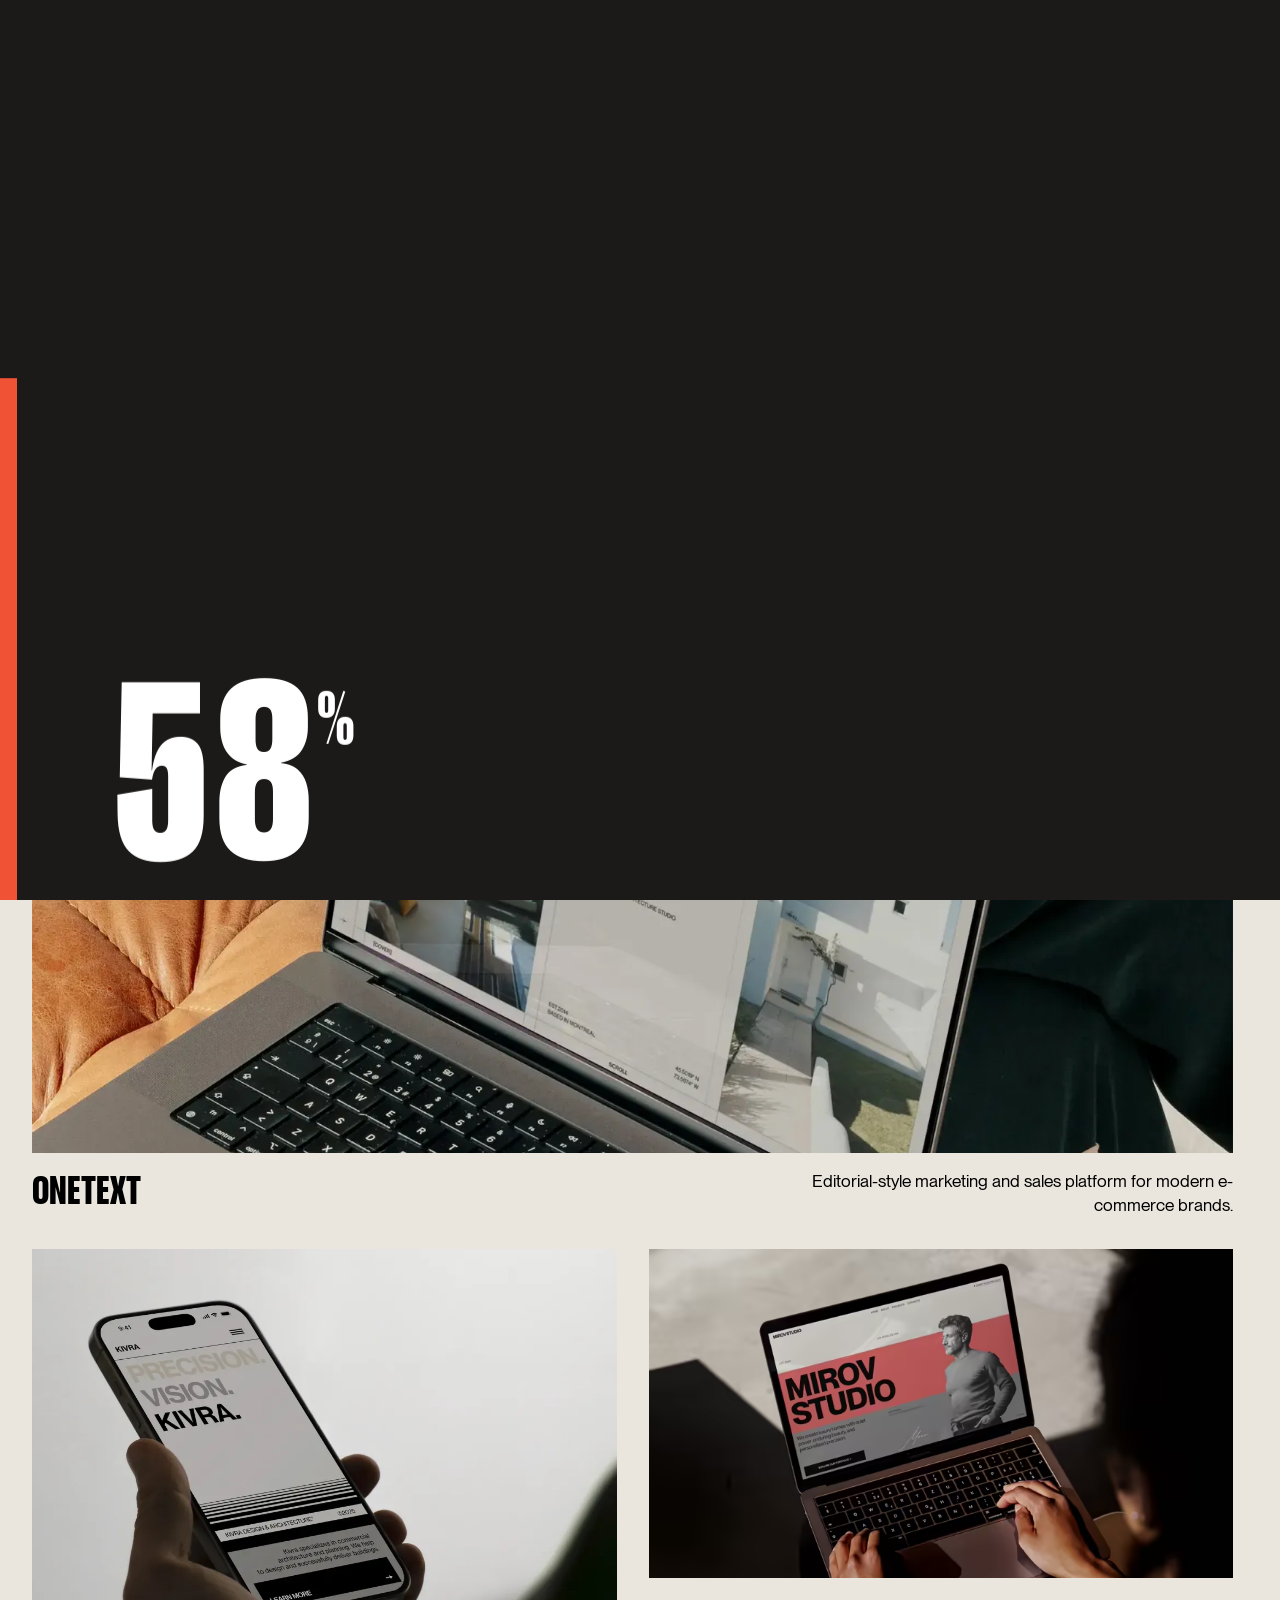
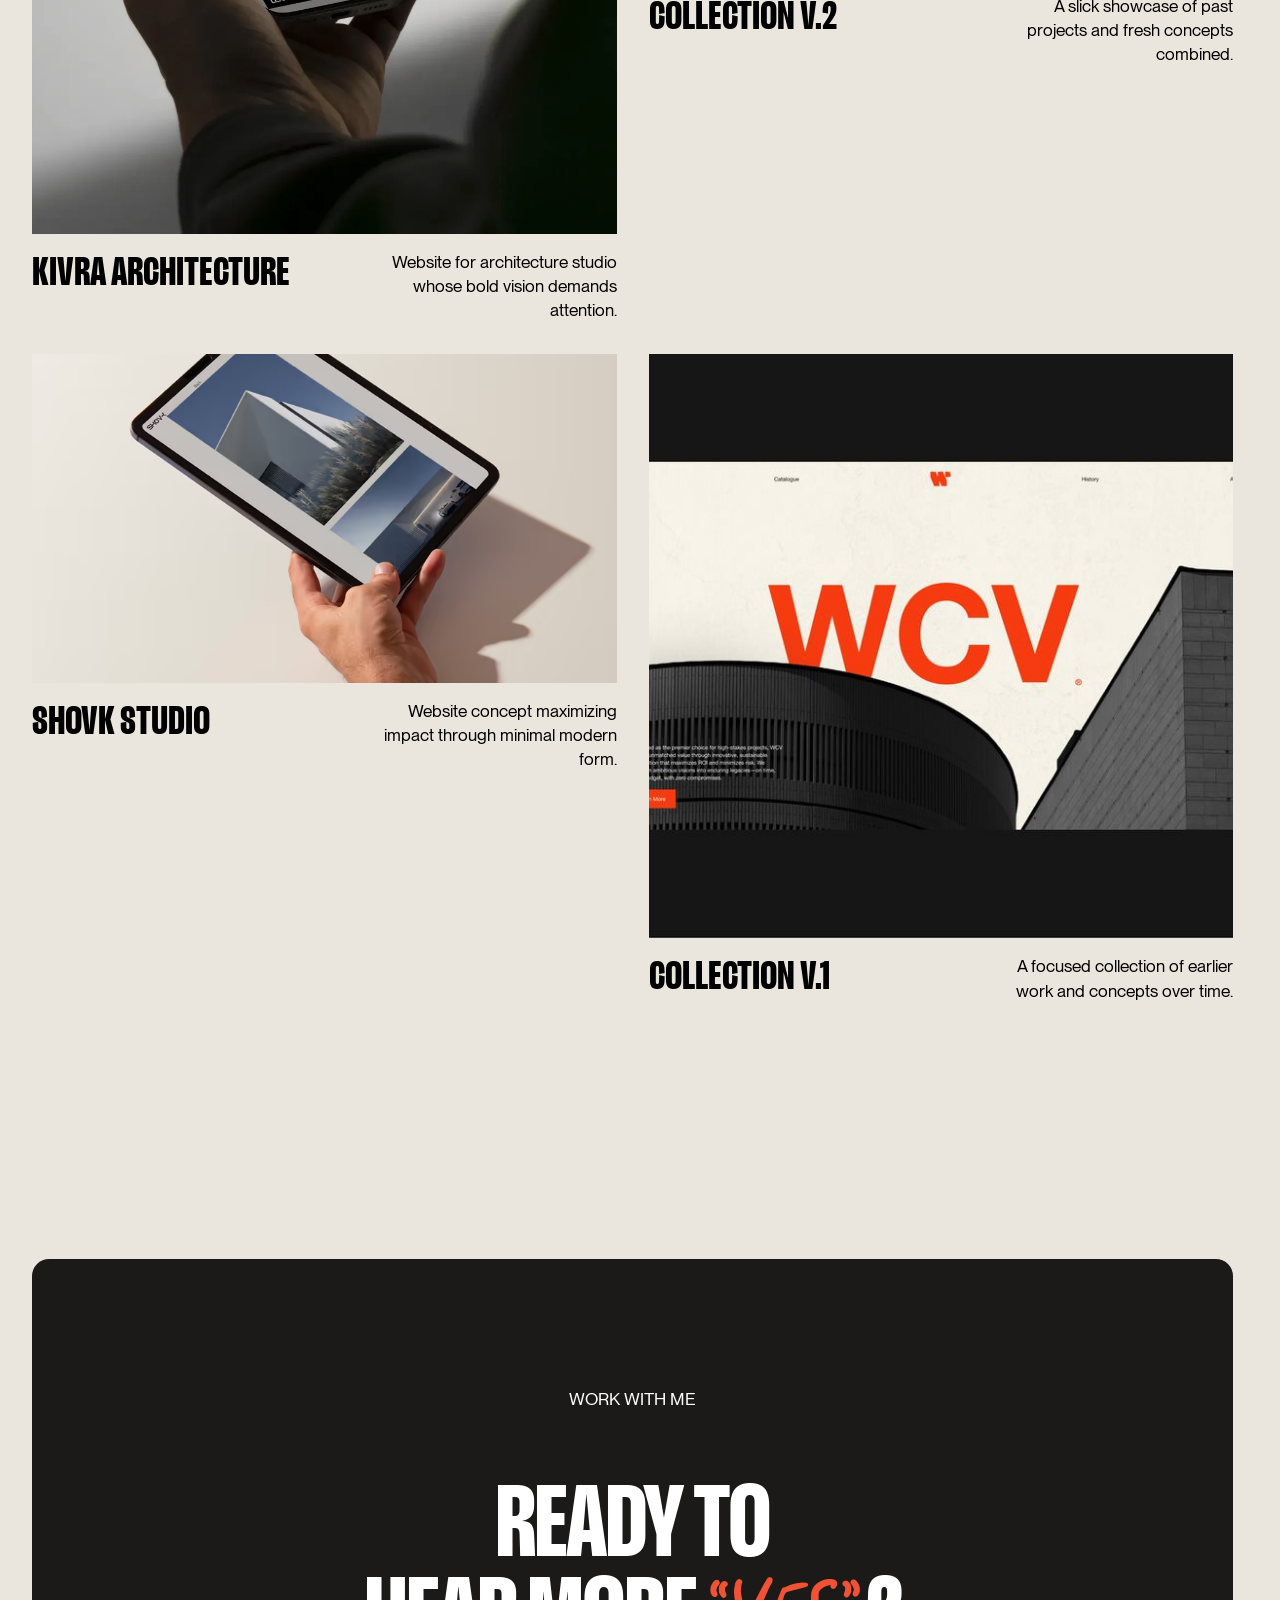
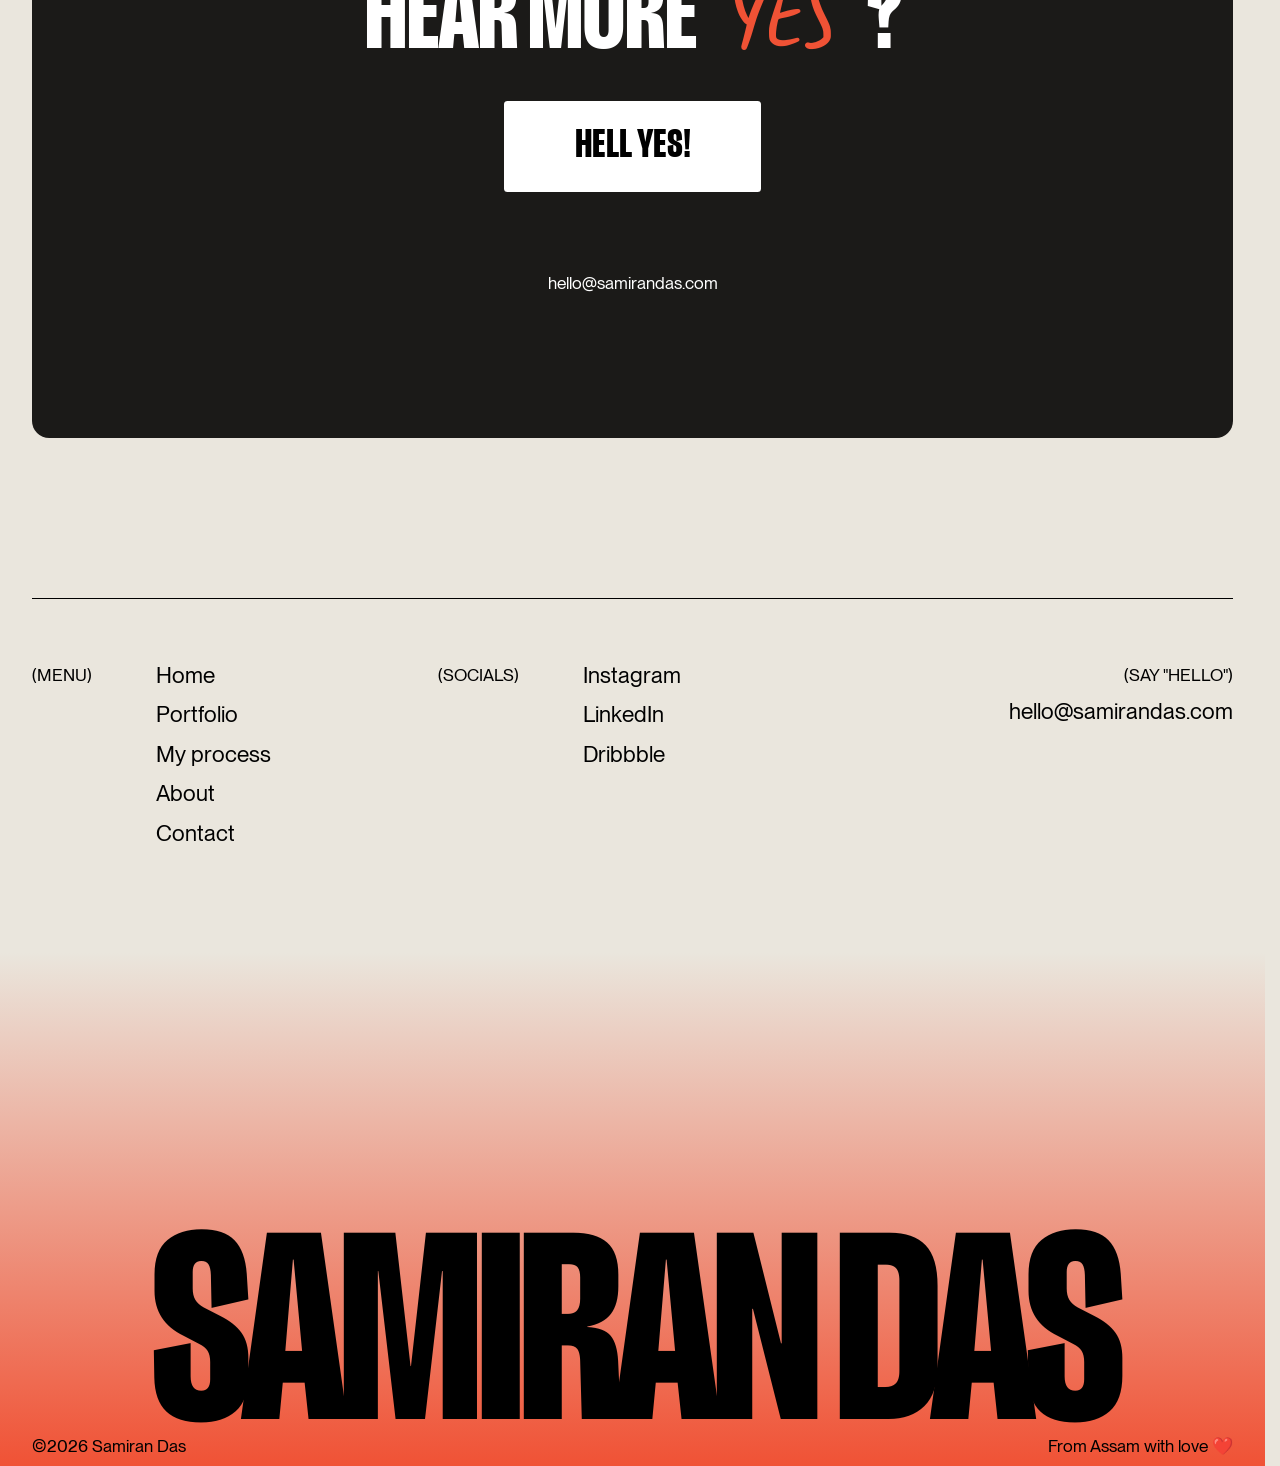
<file: portfolio/index.html>
<!DOCTYPE html><!--  This site was created in Webflow. https://webflow.com  --><!--  Last Published: Wed Feb 11 2026 20:50:51 GMT+0000 (Coordinated Universal Time)  -->
<html lang="en">
<head>
  <meta charset="utf-8">
  <title>Portfolio | Samiran Das</title>
  <meta content="A selection of projects built with clean design, strong functionality, and real user engagement, from community platforms to e-commerce concepts." name="description">
  <meta content="Portfolio | Samiran Das" property="og:title">
  <meta content="A selection of projects built with clean design, strong functionality, and real user engagement, from community platforms to e-commerce concepts." property="og:description">
  <meta content="https://samirandas.com/og/og-portfolio.jpg" property="og:image">
  <meta content="Portfolio | Samiran Das" property="twitter:title">
  <meta content="A selection of projects built with clean design, strong functionality, and real user engagement, from community platforms to e-commerce concepts." property="twitter:description">
  <meta content="https://samirandas.com/og/og-portfolio.jpg" property="twitter:image">
  <meta property="og:type" content="website">
  <meta property="og:url" content="https://samirandas.com/portfolio">
  <meta content="summary_large_image" name="twitter:card">
  <meta content="width=device-width, initial-scale=1" name="viewport">
  <meta name="google-site-verification" content="XIgofDAHlMo1m81nUU4iGGBMlECy_xV72gRnZVyx8-0" />
  <link rel="canonical" href="https://samirandas.com/portfolio">
  <style>@media screen and (max-width:767px){h1{font-size:2.5rem}h2{font-size:2rem}.section_projects{padding-bottom:var(--_spacing-size---main--space-lg)}.projects_list-wrapper{grid-column-gap:var(--_spacing-size---main--space-lg);grid-row-gap:var(--_spacing-size---main--space-lg);grid-template-columns:1fr}}html{font-family:sans-serif;-ms-text-size-adjust:100%;-webkit-text-size-adjust:100%}body{margin:0}aside,main,nav,section{display:block}a{background-color:transparent}h1{font-size:2em;margin:.67em 0}img{border:0}svg:not(:root){overflow:hidden}button{color:inherit;font:inherit;margin:0}button{overflow:visible}button{text-transform:none}button{-webkit-appearance:button}button::-moz-focus-inner{border:0;padding:0}*{-webkit-box-sizing:border-box;-moz-box-sizing:border-box;box-sizing:border-box}html{height:100%}body{margin:0;min-height:100%;background-color:#fff;font-family:Arial,sans-serif;font-size:14px;line-height:20px;color:#333}img{max-width:100%;vertical-align:middle;display:inline-block}.w-inline-block{max-width:100%;display:inline-block}h1,h2{font-weight:700;margin-bottom:10px}h1{font-size:38px;line-height:44px;margin-top:20px}h2{font-size:32px;line-height:36px;margin-top:20px}p{margin-top:0;margin-bottom:10px}ul{margin-top:0;margin-bottom:10px;padding-left:40px}button{border:0;-webkit-appearance:button}.w-nav{position:relative;background:#ddd;z-index:1000}.w-nav:after,.w-nav:before{content:" ";display:table;grid-column-start:1;grid-row-start:1;grid-column-end:2;grid-row-end:2}.w-nav:after{clear:both}.w-nav-brand{position:relative;float:left;text-decoration:none;color:#333}.w-nav-menu{position:relative;float:right}@media screen and (max-width:767px){.w-nav-brand{padding-left:10px}}:root{--background-color--background-primary:var(--base-color-brand--brand-lightest);--_typography---font--font-body:"PP Neue Montreal",Arial,sans-serif;--_typography---font-size--text-main:clamp(1 * 1rem, ((1 - ((1.125 - 1) / (120 - 20) * 20)) * 1rem + ((1.125 - 1) / (120 - 20)) * 100vw), 1.125 * 1rem);--_typography---line-height--body:1.4;--_typography---font-weight--regular:400;--_typography---letter-spacing--normal:0em;--_typography---font--font-display:Lektorat,Impact,sans-serif;--_typography---font-size--h1:clamp(3 * 1rem, ((3 - ((7.125 - 3) / (120 - 20) * 20)) * 1rem + ((7.125 - 3) / (120 - 20)) * 100vw), 7.125 * 1rem);--_typography---font-weight--extra-bold:800;--_typography---letter-spacing--tight:-.02em;--_typography---font-size--h2:clamp(2.25 * 1rem, ((2.25 - ((4 - 2.25) / (90 - 20) * 20)) * 1rem + ((4 - 2.25) / (90 - 20)) * 100vw), 4 * 1rem);--_typography---font-size--h3:clamp(1.725 * 1rem, ((1.725 - ((2.5 - 1.725) / (120 - 20) * 20)) * 1rem + ((2.5 - 1.725) / (120 - 20)) * 100vw), 2.5 * 1rem);--link-color--link-primary:var(--base-color-neutral--black);--_spacing-size---main--space-md:var(--_spacing-size---base--spacing-6);--text-color--text-alternate:var(--base-color-neutral--white);--text-color--text-primary:var(--base-color-neutral--black);--text-color--text-secondary:#747474;--background-color--background-success:var(--base-color-system--success-green);--text-color--text-success:var(--base-color-system--success-green-dark);--_typography---line-height--h1:1.05;--_spacing-size---main--space-sm:var(--_spacing-size---base--spacing-4);--border-color--border-primary:var(--base-color-neutral--black);--background-color--background-alternate:var(--base-color-neutral--white);--background-color--background-secondary:var(--base-color-neutral--neutral-darker);--background-color--background-brand:var(--base-color-brand--brand);--background-color--background-error:var(--base-color-system--error-red);--text-color--text-error:var(--base-color-system--error-red-dark);--border-color--border-alternate:var(--base-color-neutral--white);--_spacing-size---main--space-2xl:var(--_spacing-size---base--spacing-12);--_spacing-size---main--space-lg:var(--_spacing-size---base--spacing-8);--background-color--background-warning:var(--base-color-system--warning-yellow);--text-color--text-warning:var(--base-color-system--warning-yellow-dark);--_spacing-size---navbar-height:5.375rem;--link-color--link-alternate:var(--base-color-neutral--white);--base-color-brand--brand:#f05235;--_typography---font-size--h0:clamp(6 * 1rem, ((6 - ((14 - 6) / (120 - 20) * 20)) * 1rem + ((14 - 6) / (120 - 20)) * 100vw), 14 * 1rem);--_spacing-size---main--space-xl:var(--_spacing-size---base--spacing-10);--_typography---font--font-accent:"Tentang Nanti One","Palatino Linotype",sans-serif;--_typography---letter-spacing--wide:.02em;--_spacing-size---main--space-2xs:var(--_spacing-size---base--spacing-2);--_spacing-size---main--space-xs:var(--_spacing-size---base--spacing-3);--_typography---line-height--regular:1;--base-color-neutral--neutral-darker:#1b1a18;--base-color-neutral--white:#fff;--_typography---font-size--full-screen:clamp(3rem, 13vw, 15rem);--base-color-neutral--black:#000;--_typography---font-size--h4:clamp(1.25 * 1rem, ((1.25 - ((1.5 - 1.25) / (120 - 20) * 20)) * 1rem + ((1.5 - 1.25) / (120 - 20)) * 100vw), 1.5 * 1rem);--_spacing-size---base--spacing-1:.25rem;--_spacing-size---base--spacing-2:.5rem;--base-color-brand--brand-lightest:#eae6dd;--_spacing-size---base--spacing-3:.75rem;--base-color-brand--brand-light:#ffd880;--_spacing-size---base--spacing-4:1rem;--_spacing-size---base--spacing-5:1.5rem;--_spacing-size---base--spacing-6:2rem;--_typography---font-size--display:clamp(6.5 * 1rem, ((6.5 - ((20 - 6.5) / (120 - 32) * 32)) * 1rem + ((20 - 6.5) / (120 - 32)) * 100vw), 20 * 1rem);--_spacing-size---base--spacing-7:3rem;--_spacing-size---base--spacing-8:4rem;--_spacing-size---base--spacing-9:6rem;--_spacing-size---base--spacing-10:8rem;--_spacing-size---base--spacing-11:12rem;--_spacing-size---base--spacing-12:16rem;--base-color-system--success-green:#cef5ca;--base-color-system--success-green-dark:#114e0b;--base-color-system--warning-yellow:#fcf8d8;--base-color-system--warning-yellow-dark:#5e5515;--base-color-system--error-red:#f8e4e4;--base-color-system--error-red-dark:#3b0b0b;--base-color-system--focus-state:#2d62ff;--border-color--border-brand:var(--base-color-brand--brand);--link-color--link-brand:var(--base-color-brand--brand)}.w-layout-hflex{flex-direction:row;align-items:flex-start;display:flex}.w-checkbox:before{content:" ";grid-area:1/1/2/2;display:table}.w-checkbox:after{content:" ";clear:both;grid-area:1/1/2/2;display:table}body{background-color:var(--background-color--background-primary);font-family:var(--_typography---font--font-body);color:#000;font-size:var(--_typography---font-size--text-main);line-height:var(--_typography---line-height--body);font-weight:var(--_typography---font-weight--regular);letter-spacing:var(--_typography---letter-spacing--normal)}h1{font-family:var(--_typography---font--font-display);font-size:var(--_typography---font-size--h1);line-height:1.05;font-weight:var(--_typography---font-weight--extra-bold);letter-spacing:var(--_typography---letter-spacing--tight);margin-top:0;margin-bottom:0}h2{font-family:var(--_typography---font--font-display);font-size:var(--_typography---font-size--h2);line-height:1.2;font-weight:var(--_typography---font-weight--extra-bold);margin-top:0;margin-bottom:0}p{font-family:var(--_typography---font--font-body);margin-bottom:0}a{font-family:var(--_typography---font--font-body);color:var(--link-color--link-primary)}ul{font-family:var(--_typography---font--font-body);margin-top:0;margin-bottom:0;padding-left:1.5rem}img{object-fit:cover;width:100%;height:100%;display:inline-block}.heading-style-h1{font-family:var(--_typography---font--font-display);font-size:var(--_typography---font-size--h1);line-height:var(--_typography---line-height--h1);font-weight:var(--_typography---font-weight--extra-bold);letter-spacing:var(--_typography---letter-spacing--tight);position:relative}.padding-global{padding-right:var(--_spacing-size---main--space-md);padding-left:var(--_spacing-size---main--space-md);flex:1;justify-content:space-between;align-items:stretch;display:flex}.text-color-alternate{color:var(--text-color--text-alternate)}.page-wrapper{overflow:clip}.container-large{flex:1;width:100%;max-width:120rem;margin-left:auto;margin-right:auto}.text-style-allcaps{text-transform:uppercase}.text-align-center{text-align:center}.nav_component{z-index:1000;height:var(--_spacing-size---navbar-height);padding-top:var(--_spacing-size---main--space-sm);padding-bottom:var(--_spacing-size---main--space-sm);will-change:transform;background-color:#0000;width:100%;position:absolute;inset:0% 0% auto;overflow:hidden;transform:translate(0)}.nav_container{flex-direction:row;justify-content:space-between;align-items:center;width:100%;max-width:120rem;margin-left:auto;margin-right:auto;display:flex}.nav_brand{justify-content:center;align-items:center;display:inline-flex;overflow:clip}.nav_logo{color:var(--link-color--link-primary);height:2.375rem}.nav_logo.is-white{color:var(--link-color--link-alternate)}.grid-12{grid-column-gap:1rem;grid-row-gap:1rem;grid-template-rows:auto;grid-template-columns:1fr 1fr 1fr 1fr 1fr 1fr 1fr 1fr 1fr 1fr 1fr 1fr;grid-auto-columns:1fr;display:grid}.section-sub-title{text-transform:uppercase}.nav-floating{z-index:999;will-change:transform;position:fixed;inset:0% 0% auto}.nav-floating_content-wrapper{padding-top:var(--_spacing-size---main--space-sm);padding-bottom:var(--_spacing-size---main--space-sm);justify-content:space-between;align-items:center;width:100%}.nav-floating_content-wrapper.grid-12{z-index:999;position:relative;transform:translateY(-100%)}.nav-floating_logo-wrapper{padding-top:var(--_spacing-size---main--space-2xs);padding-right:var(--_spacing-size---main--space-2xs);padding-bottom:var(--_spacing-size---main--space-2xs);padding-left:var(--_spacing-size---main--space-2xs);background-color:var(--background-color--background-secondary);margin:calc(-1 * var(--_spacing-size---main--space-2xs));border-radius:4px;position:relative;overflow:clip}.nav-floating_button-wrapper{grid-row-gap:.25rem;justify-content:flex-start;align-items:center}.btn-animate-chars{padding-top:var(--_spacing-size---main--space-sm);padding-right:var(--_spacing-size---main--space-xs);padding-bottom:var(--_spacing-size---main--space-sm);padding-left:var(--_spacing-size---main--space-xs);grid-column-gap:var(--_spacing-size---main--space-2xs);grid-row-gap:var(--_spacing-size---main--space-2xs);color:var(--link-color--link-alternate);text-transform:uppercase;border-radius:.25em;flex-grow:1;justify-content:center;align-items:center;max-width:15em;height:3.375rem;line-height:1;text-decoration:none;display:flex;position:relative}.btn-animate-chars.is-nav-link{grid-column-gap:1rem;grid-row-gap:1rem;color:var(--link-color--link-primary);grid-template-rows:auto auto;grid-template-columns:1fr 1fr;grid-auto-columns:1fr;display:inline-flex}.btn-animate-chars.hide-tablet{background-color:var(--background-color--background-secondary);color:var(--link-color--link-alternate);height:3.375rem}.btn-animate-chars.is-footer-link{color:var(--text-color--text-primary);text-transform:none;flex:0 auto;justify-content:flex-start;align-items:center;width:auto;height:auto;padding:0}.btn-animate-chars.is-menu{font-family:var(--_typography---font--font-display);color:var(--link-color--link-primary);font-size:var(--_typography---font-size--h1);line-height:var(--_typography---line-height--regular);font-weight:var(--_typography---font-weight--extra-bold);height:1em}.btn-animate-chars__bg{background-color:var(--background-color--background-secondary);border-radius:.25em;position:absolute;inset:0}.btn-animate-chars__text{line-height:var(--_typography---line-height--body);white-space:nowrap}.loading__numbers{color:var(--text-color--text-alternate);flex-flow:row;align-items:flex-start;font-size:calc(10vw + 10vh);display:flex;position:absolute;bottom:.1em;left:.23em}.loading__progress{width:1em;height:100%;position:absolute;bottom:0;left:0}.loading-screen{background-color:var(--background-color--background-secondary);width:100%;height:100%;position:absolute;top:0;left:0}.loading__number{text-transform:uppercase;line-height:1;position:relative}.loading__number-group{flex-flow:column;height:1em;display:flex;position:relative;overflow:hidden}.loading__number-wrap{font-family:var(--_typography---font--font-display);font-weight:var(--_typography---font-weight--extra-bold);will-change:transform;flex-flow:column;display:flex;position:relative}.loading__percentage{text-transform:uppercase;will-change:transform;line-height:1;position:relative}.loading__percentage-wrap{font-family:var(--_typography---font--font-display);font-size:.3em;font-weight:var(--_typography---font-weight--extra-bold);flex-flow:column;justify-content:flex-start;margin-top:.375em;display:flex;overflow:hidden}.loading__progress-inner{background-color:var(--base-color-brand--brand);transform-origin:bottom;width:100%;height:100%;position:absolute;top:0;left:0}.loading-container{z-index:9999;position:fixed;inset:0;overflow:hidden}.image_button{filter:grayscale();width:2.375rem;height:2.375rem}.spacer-nav{height:var(--_spacing-size---navbar-height)}.section_projects{padding-bottom:var(--_spacing-size---main--space-2xl)}.hero_portfolio-title{text-align:center;text-transform:uppercase;white-space:nowrap;font-size:17cqi;line-height:.9;overflow:visible}.selected-projects_dynamic-element-wrapper{text-align:center;grid-area:1/1;justify-self:center;width:-moz-fit-content;width:fit-content;max-width:100%;position:relative;overflow:visible}.section_cta{background-color:var(--background-color--background-primary);position:relative}.section_cta-content_wrapper{padding:var(--_spacing-size---main--space-xl);grid-column-gap:var(--_spacing-size---main--space-lg);grid-row-gap:var(--_spacing-size---main--space-lg);background-color:var(--background-color--background-secondary);border-radius:1em;flex-flow:column;justify-content:space-between;align-items:center;display:flex}.section_cta-main-wrap{grid-column-gap:var(--_spacing-size---main--space-md);grid-row-gap:var(--_spacing-size---main--space-md);flex-flow:column;grid-template-rows:auto auto;grid-template-columns:1fr 1fr;grid-auto-columns:1fr;justify-content:flex-start;align-items:center;display:flex}.bold-nav-full__hamburger{color:var(--base-color-neutral--white);background-color:#0000;justify-content:center;align-items:center;width:3em;height:3em;display:flex;position:relative;overflow:hidden}.bold-nav__word{position:relative}.bold-nav-full{z-index:998;height:100vh;position:fixed;inset:0}.bold-nav-full__tile{background-color:var(--base-color-brand--brand);flex-flow:column;justify-content:center;align-items:center;width:100%;height:100%;display:flex;position:absolute;top:0;left:0}.bold-nav__bottom{justify-content:space-between;align-items:center;width:100%;padding:2rem;display:flex;position:absolute;bottom:0;left:0}.bold-nav-full__hamburger-bar{background-color:currentColor;width:2em;height:.125em;position:absolute}.nav_menu_button_wrapper{display:none}.projects_list-wrapper{grid-column-gap:var(--_spacing-size---main--space-md);grid-row-gap:var(--_spacing-size---main--space-md);grid-template-rows:auto auto;grid-template-columns:1fr 1fr;grid-auto-columns:1fr;display:grid}.project-wrapper{grid-column-gap:var(--_spacing-size---main--space-sm);grid-row-gap:var(--_spacing-size---main--space-sm);object-fit:cover;flex-flow:column;align-self:start;width:100%;text-decoration:none;display:flex;position:relative;overflow:clip}.project_highlight-wrapper{z-index:1;aspect-ratio:16/9;object-fit:cover;width:80%;position:absolute;inset:50% auto auto 50%;overflow:hidden;transform:translate(-50%,-50%)}.project_title{font-size:var(--_typography---font-size--h3);text-transform:uppercase;white-space:nowrap;text-shadow:0 1.2em 0 var(--link-color--link-primary);align-self:flex-start;max-width:50%;overflow:hidden}.project-bg-image{aspect-ratio:16/9;position:absolute}.project_highlight-image{opacity:0;transform:scale(0)}.portfolio-hero_content-wrapper{padding-top:var(--_spacing-size---main--space-md);padding-bottom:var(--_spacing-size---main--space-md);flex-flow:column;justify-content:space-between;align-items:flex-start;display:flex}.portfolio-title-accent{font-family:var(--_typography---font--font-accent);color:var(--base-color-brand--brand);font-size:.5em;line-height:.8;font-weight:var(--_typography---font-weight--regular);padding-top:.2em;position:absolute;overflow:hidden;transform:translate(-30%,-20%)}.portfolio_header-wrapper{width:100%}.project_images-wrapper{object-fit:cover;width:100%;position:relative;overflow:hidden}.project_details-wrapper{grid-column-gap:var(--_spacing-size---main--space-sm);grid-row-gap:var(--_spacing-size---main--space-sm);justify-content:space-between;display:flex}.project_description{text-align:right;max-width:40%}.project_badges-wrapper{top:auto;left:auto;right:var(--_spacing-size---main--space-sm);bottom:var(--_spacing-size---main--space-sm);grid-column-gap:var(--_spacing-size---main--space-2xs);grid-row-gap:var(--_spacing-size---main--space-2xs);max-width:100%;padding-top:1em;padding-bottom:1px;display:flex;position:absolute;overflow:hidden}.project-badge{border:1px solid var(--border-color--border-alternate);color:var(--text-color--text-alternate);text-transform:uppercase;border-radius:.25em;justify-content:center;align-items:center;padding:.75rem;display:flex;transform:translateY(110%)}@media screen and (max-width:991px){.w-nav[data-collapse=medium] .w-nav-menu{display:none}.hide-tablet{display:none}.nav_container.grid-12{display:flex}.nav-floating_content-wrapper.grid-12{display:flex}.hero_portfolio-title{font-size:25cqi}.nav_floating-menu_button_wrapper{flex:none;display:block}.bold-nav-full{height:100svh}.bold-nav__bottom{justify-content:center;align-items:center}.nav_menu_button_wrapper{display:block}.project-wrapper{grid-column-gap:var(--_spacing-size---main--space-xs);grid-row-gap:var(--_spacing-size---main--space-xs)}.project_title{max-width:100%}.portfolio-description{display:none}.project_details-wrapper{grid-column-gap:.25rem;grid-row-gap:.25rem;flex-flow:column}.project_description{text-align:left;max-width:100%}}@media screen and (max-width:767px){h1{font-size:2.5rem}h2{font-size:2rem}.section_projects{padding-bottom:var(--_spacing-size---main--space-lg)}.section_cta-content_wrapper{padding:var(--_spacing-size---main--space-md)}.projects_list-wrapper{grid-column-gap:var(--_spacing-size---main--space-lg);grid-row-gap:var(--_spacing-size---main--space-lg);grid-template-columns:1fr}}@media screen and (max-width:479px){.padding-global{padding-right:var(--_spacing-size---main--space-sm);padding-left:var(--_spacing-size---main--space-sm)}.nav_brand{padding:0}}#w-node-_56d7a6e2-6a8f-a6c1-3126-bbe70b01c29d-9bc330ca{grid-area:1/10/2/13;place-self:end}#w-node-b8746c17-49f3-e23f-2450-035ccf3f8f4d-9bc330ca{grid-area:1/1/2/4;align-self:center}#w-node-_47234ead-2f65-1b9f-2d30-4cef7bfc2f83-9bc330ca{grid-area:2/10/3/13;align-self:center}#w-node-_54d00f86-95d0-e92f-5c02-e7ecdcc823f7-9bc330ca{grid-area:3/5/4/8;align-self:center}#w-node-a1051b1a-0d31-8ee3-9950-4cdc1afa81f7-9bc330ca{grid-area:1/1/2/5;align-self:center}#w-node-_434b9bfe-a737-3d9e-4e49-9832426ede42-9bc330ca{grid-area:2/10/3/13;align-self:center}#w-node-fdee3776-5e82-4ed1-832e-9a3954450e39-9bc330ca{grid-area:3/3/4/6;align-self:center}#w-node-_1fc4100e-fb2a-79e2-adc5-88207838ee20-9bc330ca{grid-area:1/1/2/4;align-self:center}#w-node-c84b624d-d70e-334d-15ae-2f28e52ad0ce-9bc330ca{grid-area:2/10/3/13;align-self:center}#w-node-_1dbb6a05-84ee-bbbe-eb9e-d798b5b4a292-9bc330ca{grid-area:3/5/4/8;align-self:center}#w-node-_75e8a085-41ba-caea-f4f8-9f2edab746ec-9bc330ca{grid-area:1/1/2/4;align-self:end}#w-node-_14ff6da5-e54e-1d62-7b73-f54fb031ac7a-9bc330ca{grid-area:1/5/2/9}#w-node-_83b9e576-b438-caee-76e9-88371154c2cd-9bc330ca{grid-area:1/10/2/13;align-self:end}#w-node-_5c846574-619c-abe4-bf11-5f1244a51ee6-44a51ee1{grid-area:span 1/span 4/span 1/span 4}#w-node-_5c846574-619c-abe4-bf11-5f1244a51ef9-44a51ee1{grid-area:span 1/span 3/span 1/span 3}#w-node-_5c846574-619c-abe4-bf11-5f1244a51f09-44a51ee1{grid-area:span 1/span 5/span 1/span 5;justify-self:end}#w-node-_66ba0810-e130-04d9-7ee0-976a441252ef-441252ef{grid-area:1/10/2/13;justify-self:end}#w-node-a1b0bac0-0696-7738-12d1-d21c49264474-49264453{grid-column:span 2/span 2;justify-self:start}#w-node-a1b0bac0-0696-7738-12d1-d21c49264479-49264453{grid-area:1/4/2/10;justify-self:center}#w-node-a1b0bac0-0696-7738-12d1-d21c49264482-49264453{grid-area:1/10/2/13;justify-self:end}#w-node-_396176c6-906a-9f74-c6d0-8a4663dfdeac-63dfdea9{grid-area:span 1/span 2/span 1/span 2;justify-self:start}#w-node-_396176c6-906a-9f74-c6d0-8a4663dfdeae-63dfdea9{grid-area:1/4/2/10;justify-self:center}#w-node-_66ba0810-e130-04d9-7ee0-976a441252f5-63dfdea9{grid-area:1/10/2/13;justify-self:end}#w-node-b224ec27-30fa-be84-48bf-7ed471542af3-9bc330cd{grid-area:span 1/span 1/span 1/span 1}#w-node-_32eadc24-e391-a089-abe0-fb5b6627cb45-9bc330cd,#w-node-_32eadc24-e391-a089-abe0-fb5b6627cb5e-9bc330cd,#w-node-_40538c8c-870b-b365-34c4-2a06f0f8567d-9bc330cd,#w-node-_5d224905-8a1e-1460-7532-d38cb7ec37c1-9bc330cd{grid-area:span 1/span 1/span 1/span 1}#w-node-_32eadc24-e391-a089-abe0-fb5b6627cb63-9bc330cd{grid-area:span 1/span 1/span 1/span 1}#w-node-_32eadc24-e391-a089-abe0-fb5b6627cbb8-9bc330cd,#w-node-_32eadc24-e391-a089-abe0-fb5b6627cbc2-9bc330cd,#w-node-_32eadc24-e391-a089-abe0-fb5b6627cbc3-9bc330cd{grid-area:span 1/span 1/span 1/span 1}#w-node-_32eadc24-e391-a089-abe0-fb5b6627cc8a-9bc330cd{grid-area:span 1/span 1/span 1/span 1}#w-node-_32eadc24-e391-a089-abe0-fb5b6627cd08-9bc330cd{grid-area:span 1/span 1/span 1/span 1}#w-node-_30684373-af34-3818-02a4-e58b3ffef416-9bc330cd{grid-area:span 1/span 1/span 1/span 1}#w-node-_30684373-af34-3818-02a4-e58b3ffef41a-9bc330cd,#w-node-_607f7d05-3862-9cc1-ac80-7ec0d8a1d8f6-9bc330cd{grid-area:span 1/span 1/span 1/span 1}#w-node-_32eadc24-e391-a089-abe0-fb5b6627cd6b-9bc330cd,#w-node-_32eadc24-e391-a089-abe0-fb5b6627cd98-9bc330cd,#w-node-_607f7d05-3862-9cc1-ac80-7ec0d8a1d8fa-9bc330cd{grid-area:span 1/span 1/span 1/span 1}#w-node-c16ef17b-2050-f42e-5513-936f3b92c9eb-a5db4d39{grid-column:span 2/span 2;align-self:end}#portfolio-title.w-node-_38b39d40-6aed-c992-6a35-02463eb49d25-a5db4d39{grid-column:span 8/span 8;justify-self:center}#w-node-eaad1131-fc5a-7828-7c57-72991bfd4d35-a5db4d39{grid-column:span 2/span 2;place-self:end}#w-node-c714a2f7-15d5-a415-da95-29adc4220e11-1cbf0339{grid-area:1/10/2/13;place-self:end}#w-node-c11a692c-00f1-10d0-87bb-606a237e39cc-1cbf0339{grid-area:1/7/2/13}#w-node-_27c4bb49-057f-35ee-1fb3-e9744f729984-1cbf0339{grid-area:1/7/2/13}#w-node-ee2e4f6c-835b-4ca0-dcf4-be06c932391d-4db38b37{grid-area:1/1/2/7}#w-node-b2cc4434-73b3-5f12-9949-7369a05cf684-4db38b37{grid-area:1/8/2/13}#w-node-e6508478-1853-2f1e-9ba7-63d78d419304-4db38b37{grid-area:1/1/2/6;align-self:center}#w-node-e6508478-1853-2f1e-9ba7-63d78d419306-4db38b37{grid-area:1/8/2/13;align-self:center}#w-node-e6508478-1853-2f1e-9ba7-63d78d419309-4db38b37{grid-area:1/3/2/11;align-self:center}#w-node-e6508478-1853-2f1e-9ba7-63d78d419319-4db38b37{grid-area:1/5/2/13;align-self:center}#w-node-e6508478-1853-2f1e-9ba7-63d78d419321-4db38b37{grid-area:1/1/2/6;align-self:center}#w-node-e6508478-1853-2f1e-9ba7-63d78d419323-4db38b37{grid-area:1/8/2/13;align-self:center}#w-node-e6508478-1853-2f1e-9ba7-63d78d419326-4db38b37{grid-area:1/1/2/9;align-self:center}#w-node-e6508478-1853-2f1e-9ba7-63d78d41932b-4db38b37{grid-area:1/3/2/11;align-self:center}#w-node-ee2e4f6c-835b-4ca0-dcf4-be06c932391d-5e7c3cdd{grid-area:1/1/2/7}#w-node-b2cc4434-73b3-5f12-9949-7369a05cf684-5e7c3cdd{grid-area:1/8/2/13}#w-node-e6508478-1853-2f1e-9ba7-63d78d419304-5e7c3cdd{grid-area:1/1/2/6;align-self:center}#w-node-e6508478-1853-2f1e-9ba7-63d78d419306-5e7c3cdd{grid-area:1/8/2/13;align-self:center}#w-node-e6508478-1853-2f1e-9ba7-63d78d419309-5e7c3cdd{grid-area:1/3/2/11;align-self:center}#w-node-e6508478-1853-2f1e-9ba7-63d78d419319-5e7c3cdd{grid-area:1/5/2/13;align-self:center}#w-node-e6508478-1853-2f1e-9ba7-63d78d419321-5e7c3cdd{grid-area:1/1/2/6;align-self:center}#w-node-e6508478-1853-2f1e-9ba7-63d78d419323-5e7c3cdd{grid-area:1/8/2/13;align-self:center}#w-node-e6508478-1853-2f1e-9ba7-63d78d419326-5e7c3cdd{grid-area:1/1/2/9;align-self:center}#w-node-e6508478-1853-2f1e-9ba7-63d78d41932b-5e7c3cdd{grid-area:1/3/2/11;align-self:center}#w-node-ee2e4f6c-835b-4ca0-dcf4-be06c932391d-10d9b2ba{grid-area:1/1/2/7}#w-node-b2cc4434-73b3-5f12-9949-7369a05cf684-10d9b2ba{grid-area:1/8/2/13}#w-node-e6508478-1853-2f1e-9ba7-63d78d419304-10d9b2ba{grid-area:1/1/2/6;align-self:center}#w-node-e6508478-1853-2f1e-9ba7-63d78d419306-10d9b2ba{grid-area:1/8/2/13;align-self:center}#w-node-e6508478-1853-2f1e-9ba7-63d78d419309-10d9b2ba{grid-area:1/3/2/11;align-self:center}#w-node-e6508478-1853-2f1e-9ba7-63d78d419319-10d9b2ba{grid-area:1/5/2/13;align-self:center}#w-node-e6508478-1853-2f1e-9ba7-63d78d419321-10d9b2ba{grid-area:1/1/2/6;align-self:center}#w-node-e6508478-1853-2f1e-9ba7-63d78d419323-10d9b2ba{grid-area:1/8/2/13;align-self:center}#w-node-e6508478-1853-2f1e-9ba7-63d78d419326-10d9b2ba{grid-area:1/1/2/9;align-self:center}#w-node-e6508478-1853-2f1e-9ba7-63d78d41932b-10d9b2ba{grid-area:1/3/2/11;align-self:center}#w-node-ee2e4f6c-835b-4ca0-dcf4-be06c932391d-3675ea96{grid-area:1/1/2/7}#w-node-b2cc4434-73b3-5f12-9949-7369a05cf684-3675ea96{grid-area:1/8/2/13}#w-node-e6508478-1853-2f1e-9ba7-63d78d419309-3675ea96{grid-area:1/3/2/11;align-self:center}#w-node-e6508478-1853-2f1e-9ba7-63d78d419319-3675ea96{grid-area:1/5/2/13;align-self:center}#w-node-e6508478-1853-2f1e-9ba7-63d78d41931b-3675ea96{grid-area:1/8/2/13;align-self:center}#w-node-e6508478-1853-2f1e-9ba7-63d78d419326-3675ea96{grid-area:1/1/2/9;align-self:center}#w-node-e6508478-1853-2f1e-9ba7-63d78d419328-3675ea96{grid-area:1/8/2/13;align-self:center}#w-node-b31cc52d-03fd-9803-f256-23ad776e9093-3675ea96{grid-area:1/3/2/11;align-self:center}#w-node-b53375e5-f189-34eb-4cd6-2e80895f59df-3675ea96{grid-area:1/5/2/13;align-self:center}#w-node-b53375e5-f189-34eb-4cd6-2e80895f59e1-3675ea96{grid-area:1/8/2/13;align-self:center}#w-node-_4e2d4ae6-4b4e-25db-efef-b3a055cf36ac-3675ea96{grid-area:1/1/2/9;align-self:center}#w-node-_4e2d4ae6-4b4e-25db-efef-b3a055cf36ae-3675ea96{grid-area:1/8/2/13;align-self:center}#w-node-ee2e4f6c-835b-4ca0-dcf4-be06c932391d-89d87b9e{grid-area:1/1/2/7}#w-node-b2cc4434-73b3-5f12-9949-7369a05cf684-89d87b9e{grid-area:1/8/2/13}#w-node-e6508478-1853-2f1e-9ba7-63d78d419304-89d87b9e{grid-area:1/1/2/6;align-self:center}#w-node-e6508478-1853-2f1e-9ba7-63d78d419306-89d87b9e{grid-area:1/8/2/13;align-self:center}#w-node-e6508478-1853-2f1e-9ba7-63d78d419309-89d87b9e{grid-area:1/3/2/11;align-self:center}#w-node-e6508478-1853-2f1e-9ba7-63d78d419326-89d87b9e{grid-area:1/1/2/9;align-self:center}#w-node-e6508478-1853-2f1e-9ba7-63d78d41932b-89d87b9e{grid-area:1/3/2/11;align-self:center}#w-node-ee2e4f6c-835b-4ca0-dcf4-be06c932391d-1fd609ba{grid-area:1/1/2/7}#w-node-b2cc4434-73b3-5f12-9949-7369a05cf684-1fd609ba{grid-area:1/8/2/13}#w-node-db780d09-ddae-4817-2952-234bf4506921-1fd609ba{grid-area:1/3/2/11;align-self:center}#w-node-db780d09-ddae-4817-2952-234bf4506924-1fd609ba{grid-area:1/5/2/13;align-self:center}#w-node-db780d09-ddae-4817-2952-234bf4506926-1fd609ba{grid-area:1/8/2/13;align-self:center}#w-node-db780d09-ddae-4817-2952-234bf4506929-1fd609ba{grid-area:1/1/2/9;align-self:center}#w-node-db780d09-ddae-4817-2952-234bf450692b-1fd609ba{grid-area:1/8/2/13;align-self:center}#w-node-db780d09-ddae-4817-2952-234bf4506931-1fd609ba{grid-area:1/3/2/11;align-self:center}#w-node-db780d09-ddae-4817-2952-234bf4506934-1fd609ba{grid-area:1/5/2/13;align-self:center}#w-node-db780d09-ddae-4817-2952-234bf4506936-1fd609ba{grid-area:1/8/2/13;align-self:center}#w-node-db780d09-ddae-4817-2952-234bf4506939-1fd609ba{grid-area:1/1/2/9;align-self:center}#w-node-db780d09-ddae-4817-2952-234bf450693b-1fd609ba{grid-area:1/8/2/13;align-self:center}#w-node-_01ba48fd-acab-c462-7612-47b9ca4905fc-1fd609ba{grid-area:1/3/2/11;align-self:center}@media screen and (max-width:767px){#w-node-e6508478-1853-2f1e-9ba7-63d78d419304-4db38b37,#w-node-e6508478-1853-2f1e-9ba7-63d78d419306-4db38b37{grid-area:span 1/span 3/span 1/span 3}#w-node-e6508478-1853-2f1e-9ba7-63d78d419309-4db38b37,#w-node-e6508478-1853-2f1e-9ba7-63d78d419319-4db38b37{grid-area:span 1/span 6/span 1/span 6}#w-node-e6508478-1853-2f1e-9ba7-63d78d419321-4db38b37,#w-node-e6508478-1853-2f1e-9ba7-63d78d419323-4db38b37{grid-area:span 1/span 3/span 1/span 3}#w-node-e6508478-1853-2f1e-9ba7-63d78d419326-4db38b37,#w-node-e6508478-1853-2f1e-9ba7-63d78d41932b-4db38b37{grid-area:span 1/span 6/span 1/span 6}#w-node-e6508478-1853-2f1e-9ba7-63d78d419304-5e7c3cdd,#w-node-e6508478-1853-2f1e-9ba7-63d78d419306-5e7c3cdd{grid-area:span 1/span 3/span 1/span 3}#w-node-e6508478-1853-2f1e-9ba7-63d78d419309-5e7c3cdd,#w-node-e6508478-1853-2f1e-9ba7-63d78d419319-5e7c3cdd{grid-area:span 1/span 6/span 1/span 6}#w-node-e6508478-1853-2f1e-9ba7-63d78d419321-5e7c3cdd,#w-node-e6508478-1853-2f1e-9ba7-63d78d419323-5e7c3cdd{grid-area:span 1/span 3/span 1/span 3}#w-node-b2cc4434-73b3-5f12-9949-7369a05cf684-10d9b2ba,#w-node-e6508478-1853-2f1e-9ba7-63d78d419326-5e7c3cdd,#w-node-e6508478-1853-2f1e-9ba7-63d78d41932b-5e7c3cdd,#w-node-ee2e4f6c-835b-4ca0-dcf4-be06c932391d-10d9b2ba{grid-area:span 1/span 6/span 1/span 6}#w-node-e6508478-1853-2f1e-9ba7-63d78d419304-10d9b2ba,#w-node-e6508478-1853-2f1e-9ba7-63d78d419306-10d9b2ba{grid-area:span 1/span 3/span 1/span 3}#w-node-e6508478-1853-2f1e-9ba7-63d78d419309-10d9b2ba,#w-node-e6508478-1853-2f1e-9ba7-63d78d419319-10d9b2ba{grid-area:span 1/span 6/span 1/span 6}#w-node-e6508478-1853-2f1e-9ba7-63d78d419321-10d9b2ba,#w-node-e6508478-1853-2f1e-9ba7-63d78d419323-10d9b2ba{grid-area:span 1/span 3/span 1/span 3}#w-node-b31cc52d-03fd-9803-f256-23ad776e9093-3675ea96,#w-node-b53375e5-f189-34eb-4cd6-2e80895f59df-3675ea96,#w-node-e6508478-1853-2f1e-9ba7-63d78d419309-3675ea96,#w-node-e6508478-1853-2f1e-9ba7-63d78d419319-3675ea96,#w-node-e6508478-1853-2f1e-9ba7-63d78d419326-10d9b2ba,#w-node-e6508478-1853-2f1e-9ba7-63d78d41932b-10d9b2ba{grid-area:span 1/span 6/span 1/span 6}#w-node-e6508478-1853-2f1e-9ba7-63d78d419304-89d87b9e,#w-node-e6508478-1853-2f1e-9ba7-63d78d419306-89d87b9e{grid-area:span 1/span 3/span 1/span 3}#w-node-e6508478-1853-2f1e-9ba7-63d78d419309-89d87b9e,#w-node-e6508478-1853-2f1e-9ba7-63d78d419326-89d87b9e,#w-node-e6508478-1853-2f1e-9ba7-63d78d41932b-89d87b9e{grid-area:span 1/span 6/span 1/span 6}#w-node-_01ba48fd-acab-c462-7612-47b9ca4905fc-1fd609ba,#w-node-db780d09-ddae-4817-2952-234bf4506924-1fd609ba,#w-node-db780d09-ddae-4817-2952-234bf4506926-1fd609ba,#w-node-db780d09-ddae-4817-2952-234bf4506929-1fd609ba,#w-node-db780d09-ddae-4817-2952-234bf4506931-1fd609ba,#w-node-db780d09-ddae-4817-2952-234bf4506934-1fd609ba,#w-node-db780d09-ddae-4817-2952-234bf4506936-1fd609ba{grid-area:span 1/span 6/span 1/span 6}}html{scrollbar-gutter:stable}body{-webkit-font-smoothing:antialiased;-moz-osx-font-smoothing:grayscale;font-smoothing:antialiased;text-rendering:optimizeLegibility}.container-large{margin-right:auto!important;margin-left:auto!important}@media screen and (max-width:991px){#w-node-_56d7a6e2-6a8f-a6c1-3126-bbe70b01c29d-9bc330ca{grid-area:span 1/span 3/span 1/span 3}#w-node-_75e8a085-41ba-caea-f4f8-9f2edab746ec-9bc330ca{grid-area:2/1/3/7}#w-node-_83b9e576-b438-caee-76e9-88371154c2cd-9bc330ca{grid-area:3/1/4/7}#w-node-_5c846574-619c-abe4-bf11-5f1244a51ee6-44a51ee1,#w-node-_5c846574-619c-abe4-bf11-5f1244a51ef9-44a51ee1{grid-area:span 1/span 3/span 1/span 3}#w-node-_5c846574-619c-abe4-bf11-5f1244a51f09-44a51ee1{grid-area:span 1/span 3/span 1/span 3;justify-self:start}#portfolio-title.w-node-_38b39d40-6aed-c992-6a35-02463eb49d25-a5db4d39{grid-column:span 12/span 12}#w-node-c714a2f7-15d5-a415-da95-29adc4220e11-1cbf0339{grid-area:span 1/span 3/span 1/span 3}#w-node-c11a692c-00f1-10d0-87bb-606a237e39cc-1cbf0339{grid-area:span 1/span 4/span 1/span 4}#w-node-_16786bcd-7ff6-19b8-9968-511e928e26fd-1cbf0339{grid-area:span 1/span 2/span 1/span 2}#w-node-_27c4bb49-057f-35ee-1fb3-e9744f729984-1cbf0339{grid-area:span 1/span 4/span 1/span 4}#w-node-_01ba48fd-acab-c462-7612-47b9ca4905fc-1fd609ba,#w-node-db780d09-ddae-4817-2952-234bf4506921-1fd609ba,#w-node-db780d09-ddae-4817-2952-234bf4506924-1fd609ba,#w-node-db780d09-ddae-4817-2952-234bf4506929-1fd609ba,#w-node-db780d09-ddae-4817-2952-234bf4506931-1fd609ba,#w-node-db780d09-ddae-4817-2952-234bf4506934-1fd609ba{grid-area:span 1/span 6/span 1/span 6}.hide-tablet{display:none!important}}.u-text-style-body{display:flow-root}.u-text-style-body:before{content:"";display:table;margin-bottom:calc(-.5lh + .36em)}.u-text-style-body:after{content:"";display:table;margin-bottom:calc(-.5lh + .36em)}.btn-animate-chars [data-button-animate-chars]{overflow:hidden;position:relative;display:inline-block}.btn-animate-chars__bg{inset:0}#floating-nav{--background-color--background-secondary:black;--link-color--link-alternate:white;--base-color-neutral--white:white}[text-split]{will-change:transform}.bold-nav-full__hamburger{justify-content:center;align-items:center;display:flex;position:relative;overflow:hidden}.bold-nav-full__hamburger .bold-nav-full__hamburger-bar{background-color:currentColor;width:2em;height:.08em;position:absolute;transform:translate(0) rotate(.001deg)}.bold-nav-full__hamburger .bold-nav-full__hamburger-bar:first-child{transform:translateY(-.45em) scale(1) rotate(.001deg)}.bold-nav-full__hamburger .bold-nav-full__hamburger-bar:nth-child(3){transform:translateY(.45em) scale(1) rotate(.001deg)}.bold-nav-full__tile{clip-path:polygon(0% 100%,100% 100%,100% 100%,0% 100%)}.bold-nav-full__ul{flex-flow:column;align-items:center;margin:0;padding:0;display:flex}.bold-nav-full__li{justify-content:center;align-items:center;margin:0;padding:0;text-decoration:none;display:flex;position:relative;overflow:hidden}.btn-animate-chars.is-menu{transform:translateY(100%) rotate(5deg)}.project-bg-image:after{content:"";inset:0;background:#0000;-webkit-backdrop-filter:blur(0px);backdrop-filter:blur(0px)}[data-ratio="1-1"]{aspect-ratio:1/1}[data-ratio="16-9"]{aspect-ratio:16/9}.project_images-wrapper[data-ratio="16-9"] .project_highlight-wrapper{width:60%}.projects_list-wrapper>:first-child{grid-column:1/-1!important;aspect-ratio:16/9}.projects_list-wrapper>:first-child:after{content:"NEW";background-color:var(--base-color-brand--brand);color:var(--text-color--text-primary);position:absolute;top:1rem;left:1rem;padding:.25rem 1rem;border-radius:.1em;font-family:var(--_typography---font--font-accent);font-size:var(--_typography---font-size--h3);font-weight:var(--_typography---font-weight--regular);letter-spacing:0;text-transform:uppercase;z-index:10;white-space:nowrap}@media (max-width:767px){.project_images-wrapper[data-ratio="16-9"]{aspect-ratio:1/1}.projects_list-wrapper>:first-child{aspect-ratio:1/1}}</style>
  <script type="text/javascript">!function(o,c){var n=c.documentElement,t=" w-mod-";n.className+=t+"js",("ontouchstart"in o||o.DocumentTouch&&c instanceof DocumentTouch)&&(n.className+=t+"touch")}(window,document);</script>
  <link href="/assets/favicon-DrVmsY45.ico" rel="shortcut icon" type="image/x-icon">
  <link href="/assets/webclip-Cln6gDdr.png" rel="apple-touch-icon">
  <link rel="preconnect" href="https://www.googletagmanager.com" crossorigin="">
  <link rel="dns-prefetch" href="https://www.googletagmanager.com">
  <script async="" src="https://www.googletagmanager.com/gtag/js?id=G-WX5J84TFY1" onerror="window._gaBlocked=true"></script>
  <script type="text/javascript">
    window.dataLayer = window.dataLayer || [];
    function gtag(){if(!window._gaBlocked) dataLayer.push(arguments);}
    
    // Initialize GA with timeout fallback
    function initGA() {
      if (!window._gaBlocked && typeof gtag === 'function') {
        gtag('set', 'developer_id.dZGVlNj', true);
        gtag('js', new Date());
        gtag('config', 'G-WX5J84TFY1');
      }
    }
    
    // Try immediately, fallback after 3s
    if (window.gtag) initGA();
    else setTimeout(function(){ if(!window._gaBlocked) initGA(); }, 3000);
  </script>
  <script>
//----------Prevent preloader flash on return visits----------//
// This runs immediately when script loads, before DOMContentLoaded
(function() {
  if (sessionStorage.getItem('visited')) {
    // Add style tag to hide loader before it renders
    const style = document.createElement('style');
    style.textContent = '.loading-screen { display: none !important; }';
    document.head.appendChild(style);
  }
})();
</script>
  <style>
    .hero_title, .loading__numbers, .loading__progress {
    visibility:hidden;
    }
    #floating-nav{
      visibility: hidden;
    }

    /* SplitText word masks inside hero title — padding for bounce animation (back.out) */
    .hero_portfolio-title [style*="overflow"],
    .proccess-title [style*="overflow"],
    .hero_title-line1 [style*="overflow"],
    .hero_title-line2 [style*="overflow"] {
      padding-top: 0.15em !important;
      margin-top: -0.15em;
    }

    /* Additional spacing for SplitText characters */
    .text-style-accent .word-mask {
      display: inline-block;
      margin-right: 0.05em;
    }

  </style>
  <script type="module" crossorigin="" src="/assets/gsap-DdEwfv-Y.js"></script>
  <script type="module" crossorigin="" src="/assets/lenis-Bu7sAdyK.js"></script>
  <script type="module" crossorigin="" src="/assets/barba-CQlRLqFM.js"></script>
  <script type="module" crossorigin="" src="/assets/main-jKaaXVz_.js"></script>
  <link rel="stylesheet" crossorigin="" href="/assets/main-BjxpTroB.css" media="print" onload="this.media='all'">
</head>
<body data-barba="wrapper">
  <div class="page-wrapper">
    <div data-animation="over-right" class="nav_component w-nav" data-easing2="ease" data-easing="ease" data-collapse="medium" data-no-scroll="1" data-duration="400" id="navbar" data-doc-height="1">
      <div class="padding-global">
        <div class="nav_container grid-12">
          <a aria-label='Go to homepage' class='nav_brand w-nav-brand' href='/' id='w-node-_396176c6-906a-9f74-c6d0-8a4663dfdeac-63dfdea9'><svg xmlns="http://www.w3.org/2000/svg" width="100%" viewbox="0 0 33 38" fill="none" class="nav_logo">
              <path d="M33 38L27.5111 18.0617L32.8139 6.34193e-06H24.7202L19.7819 18.0617L24.7667 38H33Z" fill="currentColor"></path>
              <path d="M0 0H10.28C13.2571 0 15.4433 0.656791 16.8388 1.97037C18.2653 3.28395 18.9785 5.30123 18.9785 8.02222V10.2741C18.9785 12.4008 18.5444 14.1053 17.6761 15.3877C16.8078 16.67 15.2883 17.4831 13.1175 17.8272V17.921C15.4743 18.1399 17.0869 18.8905 17.9552 20.1728C18.8545 21.4239 19.3041 23.0815 19.3041 25.1457V28.8988C19.3041 32.1202 18.4513 34.4502 16.7458 35.8889C15.0402 37.2963 12.6213 38 9.48926 38H0V0ZM7.67514 6.38025V15.3877H8.88456C9.78387 15.3877 10.4041 15.1687 10.7452 14.7309C11.1173 14.2617 11.3034 13.5424 11.3034 12.5728V8.91358C11.3034 8.00658 11.1483 7.36543 10.8382 6.99012C10.5591 6.58354 9.98543 6.38025 9.11713 6.38025H7.67514ZM7.67514 21.4395V31.6197H9.3032C10.1095 31.6197 10.6832 31.4321 11.0243 31.0568C11.3964 30.6502 11.5825 29.9934 11.5825 29.0864V24.1136C11.5825 23.2066 11.3809 22.5342 10.9778 22.0963C10.5746 21.6584 9.8769 21.4395 8.88456 21.4395H7.67514Z" fill="currentColor"></path>
            </svg></a>
          <nav role="navigation" id="w-node-_396176c6-906a-9f74-c6d0-8a4663dfdeae-63dfdea9" class="nav_menu w-nav-menu">
            <a aria-current='page' class='btn-animate-chars is-nav-link w-inline-block w--current' href='/portfolio'><span data-button-animate-chars="" class="btn-animate-chars__text">Portfolio</span></a>
            <a class='btn-animate-chars is-nav-link w-inline-block' href='/process'><span data-button-animate-chars="" class="btn-animate-chars__text">My process</span></a>
            <a class='btn-animate-chars is-nav-link w-inline-block' href='/about'><span data-button-animate-chars="" class="btn-animate-chars__text">About</span></a>
          </nav>
          <div class="nav_menu_button_wrapper">
            <div data-navigation-toggle="toggle" class="btn-animate-chars">
              <div class="btn-animate-chars__bg"></div><span data-button-animate-chars="" class="btn-animate-chars__text">Menu</span><button aria-label="Toggle menu" class="bold-nav-full__hamburger">
                <div class="bold-nav-full__hamburger-bar"></div>
                <div class="bold-nav-full__hamburger-bar"></div>
                <div class="bold-nav-full__hamburger-bar"></div>
              </button>
            </div>
          </div>
          <a class='btn-animate-chars hide-tablet w-inline-block' href='/contact' id='w-node-_66ba0810-e130-04d9-7ee0-976a441252f5-63dfdea9'>
            <div class="btn-animate-chars__bg"></div><img loading="eager" height="25" alt="" src="[data-uri]" class="image_button"><span data-button-animate-chars="" class="btn-animate-chars__text">Let&#x27;s talk</span>
          </a>
        </div>
      </div>
    </div>
    <aside data-navigation-status="not-active" data-nav-bar-height="" class="nav-floating">
      <div class="bold-nav-full">
        <div class="bold-nav-full__tile">
          <ul class="bold-nav-full__ul">
            <li class="bold-nav-full__li">
              <a class='btn-animate-chars is-menu w-inline-block' href='/'><span data-button-animate-chars="" class="btn-animate-chars__text">Home</span></a>
            </li>
            <li class="bold-nav-full__li">
              <a aria-current='page' class='btn-animate-chars is-menu w-inline-block w--current' href='/portfolio'><span data-button-animate-chars="" class="btn-animate-chars__text">Portfolio</span></a>
            </li>
            <li class="bold-nav-full__li">
              <a class='btn-animate-chars is-menu w-inline-block' href='/process'><span data-button-animate-chars="" class="btn-animate-chars__text">My process</span></a>
            </li>
            <li class="bold-nav-full__li">
              <a class='btn-animate-chars is-menu w-inline-block' href='/about'><span data-button-animate-chars="" class="btn-animate-chars__text">About</span></a>
            </li>
            <li class="bold-nav-full__li">
              <a class='btn-animate-chars is-menu w-inline-block' href='/contact'><span data-button-animate-chars="" class="btn-animate-chars__text">Contact</span></a>
            </li>
          </ul>
          <div class="bold-nav__bottom">
            <p class="bold-nav__word hide-tablet">©2026 Copyright. All Rights Reserved.</p>
            <a href="mailto:samirantsk2020@gmail.com?subject=Hey%2C%20Samiran!%20I%20have%20a%20project%20idea" class="btn-animate-chars is-footer-link w-inline-block"><span data-button-animate-chars="" class="btn-animate-chars__text">hello@samirandas.com</span></a>
          </div>
        </div>
      </div>
      <div class="padding-global">
        <div class="container-large">
          <div id="floating-nav" class="nav-floating_content-wrapper grid-12">
            <div id="w-node-a1b0bac0-0696-7738-12d1-d21c49264474-49264453" class="nav-floating_logo-wrapper">
              <a aria-label='Go to homepage' class='nav_brand w-nav-brand' href='/'><svg xmlns="http://www.w3.org/2000/svg" width="100%" viewbox="0 0 33 38" fill="none" class="nav_logo is-white">
                  <path d="M33 38L27.5111 18.0617L32.8139 6.34193e-06H24.7202L19.7819 18.0617L24.7667 38H33Z" fill="currentColor"></path>
                  <path d="M0 0H10.28C13.2571 0 15.4433 0.656791 16.8388 1.97037C18.2653 3.28395 18.9785 5.30123 18.9785 8.02222V10.2741C18.9785 12.4008 18.5444 14.1053 17.6761 15.3877C16.8078 16.67 15.2883 17.4831 13.1175 17.8272V17.921C15.4743 18.1399 17.0869 18.8905 17.9552 20.1728C18.8545 21.4239 19.3041 23.0815 19.3041 25.1457V28.8988C19.3041 32.1202 18.4513 34.4502 16.7458 35.8889C15.0402 37.2963 12.6213 38 9.48926 38H0V0ZM7.67514 6.38025V15.3877H8.88456C9.78387 15.3877 10.4041 15.1687 10.7452 14.7309C11.1173 14.2617 11.3034 13.5424 11.3034 12.5728V8.91358C11.3034 8.00658 11.1483 7.36543 10.8382 6.99012C10.5591 6.58354 9.98543 6.38025 9.11713 6.38025H7.67514ZM7.67514 21.4395V31.6197H9.3032C10.1095 31.6197 10.6832 31.4321 11.0243 31.0568C11.3964 30.6502 11.5825 29.9934 11.5825 29.0864V24.1136C11.5825 23.2066 11.3809 22.5342 10.9778 22.0963C10.5746 21.6584 9.8769 21.4395 8.88456 21.4395H7.67514Z" fill="currentColor"></path>
                </svg></a>
            </div>
            <div id="w-node-a1b0bac0-0696-7738-12d1-d21c49264479-49264453" class="nav_floating-menu_button_wrapper">
              <div id="btn-menu" data-navigation-toggle="toggle" class="btn-animate-chars">
                <div class="btn-animate-chars__bg"></div><span data-button-animate-chars="" class="btn-animate-chars__text">Menu</span><button aria-label="Toggle menu" class="bold-nav-full__hamburger">
                  <div class="bold-nav-full__hamburger-bar"></div>
                  <div class="bold-nav-full__hamburger-bar"></div>
                  <div class="bold-nav-full__hamburger-bar"></div>
                </button>
              </div>
            </div>
            <div id="w-node-a1b0bac0-0696-7738-12d1-d21c49264482-49264453" class="w-layout-hflex nav-floating_button-wrapper hide-tablet">
              <a class='btn-animate-chars hide-tablet w-inline-block' href='/contact'>
                <div class="btn-animate-chars__bg"></div><img width="38" height="38" alt="" src="[data-uri]" loading="eager" class="image_button"><span data-button-animate-chars="" class="btn-animate-chars__text">Let&#x27;s talk</span>
              </a>
            </div>
          </div>
        </div>
      </div>
    </aside>
    <div class="loading-container">
      <div class="loading-screen">
        <div class="loading__progress">
          <div class="loading__progress-inner"></div>
        </div>
        <div class="loading__numbers">
          <div class="loading__number-group is--first">
            <div class="loading__number-wrap"><span class="loading__number">1</span></div>
          </div>
          <div class="loading__number-group is--second">
            <div class="loading__number-wrap"><span class="loading__number">1</span><span class="loading__number">2</span><span class="loading__number">3</span><span class="loading__number">4</span><span class="loading__number">5</span><span class="loading__number">6</span><span class="loading__number">7</span><span class="loading__number">8</span><span class="loading__number">9</span><span class="loading__number">0</span></div>
          </div>
          <div class="loading__number-group is--third">
            <div class="loading__number-wrap"><span class="loading__number">1</span><span class="loading__number">2</span><span class="loading__number">3</span><span class="loading__number">4</span><span class="loading__number">5</span><span class="loading__number">6</span><span class="loading__number">7</span><span class="loading__number">8</span><span class="loading__number">9</span><span class="loading__number">0</span></div>
          </div>
          <div class="loading__percentage-wrap"><span class="loading__percentage">%</span></div>
        </div>
      </div>
    </div>
    <main data-barba="container" data-barba-namespace="work" class="main-wrapper">
      <section class="section_projects">
        <div class="padding-global">
          <div class="container-large">
            <div id="hero-container" class="portfolio-hero_content-wrapper">
              <div class="spacer-nav"></div>
              <div class="portfolio_header-wrapper grid-12">
                <div text-split="" id="w-node-c16ef17b-2050-f42e-5513-936f3b92c9eb-a5db4d39" class="portfolio-description">Curated work only.</div>
                <h1 id="portfolio-title" class="hero_portfolio-title w-node-_38b39d40-6aed-c992-6a35-02463eb49d25-a5db4d39">Selected <br>Work<span class="portfolio-title-accent"> (5)</span></h1>
                <div id="w-node-eaad1131-fc5a-7828-7c57-72991bfd4d35-a5db4d39" class="portfolio-description">Recent and past projects.</div>
              </div>
            </div>
            <div data-theme-section="dark" class="projects_list-wrapper">
              <a class='project-wrapper w-inline-block' href='estelle'>
                <div data-ratio="16-9" class="project_images-wrapper">
                  <div class="project_highlight-wrapper"><img src="/assets/estelle-home-DDGSyqfO.avif" fetchpriority="high" alt="" class="project_highlight-image"></div><img width="1856" 
                    sizes="(max-width: 767px) 90vw, (max-width: 991px) 70vw, 1235px" 
                    srcset="/assets/Estelle_cover-p-1080-DVPBZxq6.webp 1080w, /assets/Estelle_cover-p-1600-CUzYPkfg.webp 1600w" 
                    src="/assets/Estelle_cover-p-1600-CUzYPkfg.webp" 
                    alt="Magazine-style website concept for ONETEXT, a marketing and sales platform." class="project-bg-image">
                  <div class="project_badges-wrapper">
                    <div data-wf--badge--variant="base" class="project-badge">
                      <div class="u-text-style-body">Design</div>
                    </div>
                    <div data-wf--badge--variant="base" class="project-badge">
                      <div class="u-text-style-body">Architecture</div>
                    </div>
                    <div data-wf--badge--variant="base" class="project-badge">
                      <div class="u-text-style-body">2025</div>
                    </div>
                  </div>
                </div>
                <div class="project_details-wrapper">
                  <h2 class="project_title">ONETEXT</h2>
                  <div class="project_description">Editorial-style marketing and sales platform for modern e-commerce brands.</div>
                </div>
              </a>
              <a class='project-wrapper w-inline-block' href='kivra-architecture'>
                <div data-ratio="1-1" class="project_images-wrapper">
                  <div class="project_highlight-wrapper"><img src="/assets/kivra_extra-CF_OY7jX.avif" loading="lazy" alt="" class="project_highlight-image"></div><img width="70" 
                    sizes="(max-width: 767px) 90vw, (max-width: 991px) 70vw, 607px" 
                    srcset="/assets/kivra-mobile-mockup-BQ64zf9S.webp 1600w" 
                    src="/assets/kivra-mobile-mockup-BQ64zf9S.webp" 
                    alt="Person holding a smartphone displaying a website with text &#x27;PRECISION. VISION. KIVRA.&#x27; and a &#x27;Learn More&#x27; button." loading="lazy" class="project-bg-image">
                  <div class="project_badges-wrapper">
                    <div data-wf--badge--variant="base" class="project-badge">
                      <div class="u-text-style-body">Design</div>
                    </div>
                    <div data-wf--badge--variant="base" class="project-badge">
                      <div class="u-text-style-body">Architecture</div>
                    </div>
                    <div data-wf--badge--variant="base" class="project-badge">
                      <div class="u-text-style-body">2025</div>
                    </div>
                  </div>
                </div>
                <div class="project_details-wrapper">
                  <h2 class="project_title">Kivra Architecture</h2>
                  <div class="project_description">Website for architecture studio whose bold vision demands attention.</div>
                </div>
              </a>
              <a class='project-wrapper w-inline-block' href='collection-v-2'>
                <div data-ratio="16-9" class="project_images-wrapper">
                  <div class="project_highlight-wrapper"><img src="/assets/collection_extra-BeHcKc8G.webp" sizes="(max-width: 991px) 60vw, 576px" alt="" loading="lazy" srcset="/assets/09c8d407218a2ffd6ef96863d58d3a4d_collection_extra-p-500-5HhBRj1V.webp 500w, /assets/09c8d407218a2ffd6ef96863d58d3a4d_collection_extra-p-800-pqDazhqw.webp 800w, /assets/collection_extra-BeHcKc8G.webp 960w" class="project_highlight-image"></div><img width="70" 
                    sizes="(max-width: 767px) 90vw, (max-width: 991px) 70vw, 607px" 
                    srcset="/assets/collection_cover-p-800-huZn7W6F.avif 800w, /assets/collection_cover-p-1080-D8XeFIQ3.avif 1080w, /assets/collection_cover-CHy2UtNQ.avif 1800w" 
                    src="/assets/collection_cover-CHy2UtNQ.avif" 
                    alt="Person typing on a MacBook Pro showing a website for Mirov Studio featuring a grayscale photo of a man, text, and navigation links." loading="lazy" class="project-bg-image">
                  <div class="project_badges-wrapper">
                    <div data-wf--badge--variant="base" class="project-badge">
                      <div class="u-text-style-body">Design</div>
                    </div>
                    <div data-wf--badge--variant="base" class="project-badge">
                      <div class="u-text-style-body">Architecture</div>
                    </div>
                    <div data-wf--badge--variant="base" class="project-badge">
                      <div class="u-text-style-body">2023-2025<br></div>
                    </div>
                  </div>
                </div>
                <div class="project_details-wrapper">
                  <h2 class="project_title">Collection v.2</h2>
                  <div class="project_description">A slick showcase of past projects and fresh concepts combined.</div>
                </div>
              </a>
              <a class='project-wrapper w-inline-block' href='shovk-studio'>
                <div data-ratio="16-9" class="project_images-wrapper">
                  <div class="project_highlight-wrapper"><img src="/assets/Shovk_extra_lofi-CWsOkJ5T.avif" loading="lazy" alt="" class="project_highlight-image"></div><img width="70" 
                    sizes="(max-width: 767px) 90vw, (max-width: 991px) 70vw, 607px" 
                    srcset="/assets/shovk_cover-p-800-DgYAAes6.avif 800w, /assets/shovk_cover-p-1080-_vpJYhR2.avif 1080w, /assets/shovk_cover-CA61a7W_.avif 1800w" 
                    src="/assets/shovk_cover-CA61a7W_.avif" 
                    alt="Hand holding a tablet displaying modern architecture photos against a beige background." loading="lazy" class="project-bg-image">
                  <div class="project_badges-wrapper">
                    <div data-wf--badge--variant="base" class="project-badge">
                      <div class="u-text-style-body">Design</div>
                    </div>
                    <div data-wf--badge--variant="base" class="project-badge">
                      <div class="u-text-style-body">Architecture</div>
                    </div>
                    <div data-wf--badge--variant="base" class="project-badge">
                      <div class="u-text-style-body">2024</div>
                    </div>
                  </div>
                </div>
                <div class="project_details-wrapper">
                  <h2 class="project_title">Shovk Studio</h2>
                  <div class="project_description">Website concept maximizing impact through minimal modern form.</div>
                </div>
              </a>
              <a class='project-wrapper w-inline-block' href='collection-v-1'>
                <div data-ratio="1-1" class="project_images-wrapper">
                  <div class="project_highlight-wrapper"><img src="/assets/col1-BEjBYCXo.avif" loading="lazy" alt="" class="project_highlight-image"></div><img width="70" 
                    sizes="(max-width: 767px) 90vw, (max-width: 991px) 70vw, 607px" 
                    srcset="/assets/WCV-p-800-ChCZRQ95.jpg 800w, /assets/WCV-p-1080-C-5WbIB_.jpg 1080w" 
                    src="/assets/WCV-p-1080-C-5WbIB_.jpg" 
                    alt="Hands holding a tablet displaying a website with large red letters WCV and images of modern buildings." loading="lazy" class="project-bg-image">
                  <div class="project_badges-wrapper">
                    <div data-wf--badge--variant="base" class="project-badge">
                      <div class="u-text-style-body">Design</div>
                    </div>
                    <div data-wf--badge--variant="base" class="project-badge">
                      <div class="u-text-style-body">Architecture</div>
                    </div>
                    <div data-wf--badge--variant="base" class="project-badge">
                      <div class="u-text-style-body">2024-2023</div>
                    </div>
                  </div>
                </div>
                <div class="project_details-wrapper">
                  <h2 class="project_title">Collection v.1</h2>
                  <div class="project_description">A focused collection of earlier work and concepts over time.</div>
                </div>
              </a>
            </div>
          </div>
        </div>
      </section>
      <div data-theme-section="dark" data-wf--cta-section--variant="base" class="section_cta">
        <div class="padding-global">
          <div class="container-large">
            <div class="section_cta-content_wrapper">
              <div class="section-sub-title text-color-alternate">
                <div>WORK WITH ME</div>
              </div>
              <div class="section_cta-main-wrap">
                <h2 class="heading-style-h1 text-align-center text-color-alternate text-style-allcaps">Ready to<br>hear more <span data-trigger-confetti="yes" class="text-style-accent is-yes">“yes”</span>?</h2>
                <a aria-label='See all projects button' class='btn-animate-chars is-big w-inline-block' href='/contact'>
                  <div class="btn-animate-chars__bg is-huge"></div>
                  <div class="big-btn-title-wrapper heading-style-h3"><span data-button-animate-chars="" class="btn-animate-chars__text">Hell<span class="text-style-accent"> yes!</span></span></div>
                </a>
              </div>
              <a href="mailto:samirantsk2020@gmail.com?subject=Hey%2C%20Samiran!%20I%20have%20a%20project%20idea" class="btn-animate-chars w-inline-block"><span data-button-animate-chars="" class="btn-animate-chars__text is-cta-section">hello@samirandas.com</span></a>
            </div>
          </div>
        </div>
      </div>
    </main>
    <footer id="site-footer" class="footer w-node-_5c846574-619c-abe4-bf11-5f1244a51ee1-44a51ee1">
      <div class="padding-global">
        <div class="container-large">
          <div class="footer_content-wrapper">
            <div class="footer_links-wrapper grid-12">
              <div id="w-node-_5c846574-619c-abe4-bf11-5f1244a51ee6-44a51ee1" class="footer_link-group-wrapper">
                <div class="footer_link-group_title">(Menu)</div>
                <div class="footer_link-group">
                  <a class='btn-animate-chars is-footer-link w-inline-block' href='/'><span data-button-animate-chars="" class="btn-animate-chars__text">Home</span></a>
                  <a aria-current='page' class='btn-animate-chars is-footer-link w-inline-block w--current' href='/portfolio'><span data-button-animate-chars="" class="btn-animate-chars__text">Portfolio</span></a>
                  <a class='btn-animate-chars is-footer-link w-inline-block' href='/process'><span data-button-animate-chars="" class="btn-animate-chars__text">My process</span></a>
                  <a class='btn-animate-chars is-footer-link w-inline-block' href='/about'><span data-button-animate-chars="" class="btn-animate-chars__text">About</span></a>
                  <a class='btn-animate-chars is-footer-link w-inline-block' href='/contact'><span data-button-animate-chars="" class="btn-animate-chars__text">Contact</span></a>
                </div>
              </div>
              <div id="w-node-_5c846574-619c-abe4-bf11-5f1244a51ef9-44a51ee1" class="footer_link-group-wrapper">
                <div class="footer_link-group_title">(Socials)</div>
                <div class="footer_link-group">
                  <a href="https://www.instagram.com/samiran.das/" class="btn-animate-chars is-footer-link w-inline-block"><span data-button-animate-chars="" class="btn-animate-chars__text">Instagram</span></a>
                  <a href="https://www.linkedin.com/in/samirandas/" class="btn-animate-chars is-footer-link w-inline-block"><span data-button-animate-chars="" class="btn-animate-chars__text">LinkedIn</span></a>
                  <a href="https://dribbble.com/samirandas" class="btn-animate-chars is-footer-link w-inline-block"><span data-button-animate-chars="" class="btn-animate-chars__text">Dribbble</span></a>
                </div>
              </div>
              <div id="w-node-_5c846574-619c-abe4-bf11-5f1244a51f09-44a51ee1" class="footer_link-group-wrapper is-footer-alt">
                <div class="footer_link-group_title">(Say &quot;Hello&quot;)</div>
                <div class="footer_link-group">
                  <a href="mailto:samirantsk2020@gmail.com?subject=Hey%2C%20Samiran!%20I%20have%20a%20project%20idea" class="btn-animate-chars is-footer-link w-inline-block"><span data-button-animate-chars="" class="btn-animate-chars__text">hello@samirandas.com</span></a>
                </div>
              </div>
            </div>
            <div class="footer_bottom-wrapper">
              <div class="footer_heading-wrapper">
                <h2 class="footer_heading" style="font-family: var(--_typography---font--font-display); font-size: clamp(5rem, 18vw, 25rem); line-height: 0.8; font-weight: 800; text-transform: uppercase; letter-spacing: -0.05em; margin: 0; white-space: nowrap; width: 100%; text-align: center;">SAMIRAN DAS</h2>
              </div>
              <div class="footer_credits-wrapper">
                <div>©2026 Samiran Das</div>
                <div>From Assam with love ❤️</div>
              </div>
            </div>
            <div class="hero_gradient is-footer"></div>
          </div>
        </div>
      </div>
    </footer>
    <div class="transition">
      <div class="transition-logo_wrapper">
        <svg xmlns="http://www.w3.org/2000/svg" width="100%" viewBox="0 0 33 38" fill="none" class="transition-logo">
          <path class="transition-logo_stroke" d="M33 38L27.5111 18.0617L32.8139 6.34193e-06H24.7202L19.7819 18.0617L24.7667 38H33Z" fill="none" stroke="currentColor" stroke-width="0.5"></path>
          <path class="transition-logo_stroke" d="M0 0H10.28C13.2571 0 15.4433 0.656791 16.8388 1.97037C18.2653 3.28395 18.9785 5.30123 18.9785 8.02222V10.2741C18.9785 12.4008 18.5444 14.1053 17.6761 15.3877C16.8078 16.67 15.2883 17.4831 13.1175 17.8272V17.921C15.4743 18.1399 17.0869 18.8905 17.9552 20.1728C18.8545 21.4239 19.3041 23.0815 19.3041 25.1457V28.8988C19.3041 32.1202 18.4513 34.4502 16.7458 35.8889C15.0402 37.2963 12.6213 38 9.48926 38H0V0ZM7.67514 6.38025V15.3877H8.88456C9.78387 15.3877 10.4041 15.1687 10.7452 14.7309C11.1173 14.2617 11.3034 13.5424 11.3034 12.5728V8.91358C11.3034 8.00658 11.1483 7.36543 10.8382 6.99012C10.5591 6.58354 9.98543 6.38025 9.11713 6.38025H7.67514ZM7.67514 21.4395V31.6197H9.3032C10.1095 31.6197 10.6832 31.4321 11.0243 31.0568C11.3964 30.6502 11.5825 29.9934 11.5825 29.0864V24.1136C11.5825 23.2066 11.3809 22.5342 10.9778 22.0963C10.5746 21.6584 9.8769 21.4395 8.88456 21.4395H7.67514Z" fill="none" stroke="currentColor" stroke-width="0.5"></path>
          <path class="transition-logo_fill" d="M33 38L27.5111 18.0617L32.8139 6.34193e-06H24.7202L19.7819 18.0617L24.7667 38H33Z" fill="currentColor"></path>
          <path class="transition-logo_fill" d="M0 0H10.28C13.2571 0 15.4433 0.656791 16.8388 1.97037C18.2653 3.28395 18.9785 5.30123 18.9785 8.02222V10.2741C18.9785 12.4008 18.5444 14.1053 17.6761 15.3877C16.8078 16.67 15.2883 17.4831 13.1175 17.8272V17.921C15.4743 18.1399 17.0869 18.8905 17.9552 20.1728C18.8545 21.4239 19.3041 23.0815 19.3041 25.1457V28.8988C19.3041 32.1202 18.4513 34.4502 16.7458 35.8889C15.0402 37.2963 12.6213 38 9.48926 38H0V0ZM7.67514 6.38025V15.3877H8.88456C9.78387 15.3877 10.4041 15.1687 10.7452 14.7309C11.1173 14.2617 11.3034 13.5424 11.3034 12.5728V8.91358C11.3034 8.00658 11.1483 7.36543 10.8382 6.99012C10.5591 6.58354 9.98543 6.38025 9.11713 6.38025H7.67514ZM7.67514 21.4395V31.6197H9.3032C10.1095 31.6197 10.6832 31.4321 11.0243 31.0568C11.3964 30.6502 11.5825 29.9934 11.5825 29.0864V24.1136C11.5825 23.2066 11.3809 22.5342 10.9778 22.0963C10.5746 21.6584 9.8769 21.4395 8.88456 21.4395H7.67514Z" fill="currentColor"></path>
        </svg>
      </div>
    </div>
  </div>
<noscript><link rel="stylesheet" crossorigin="" href="/assets/main-BjxpTroB.css"></noscript>
</body>
</html>
</file>
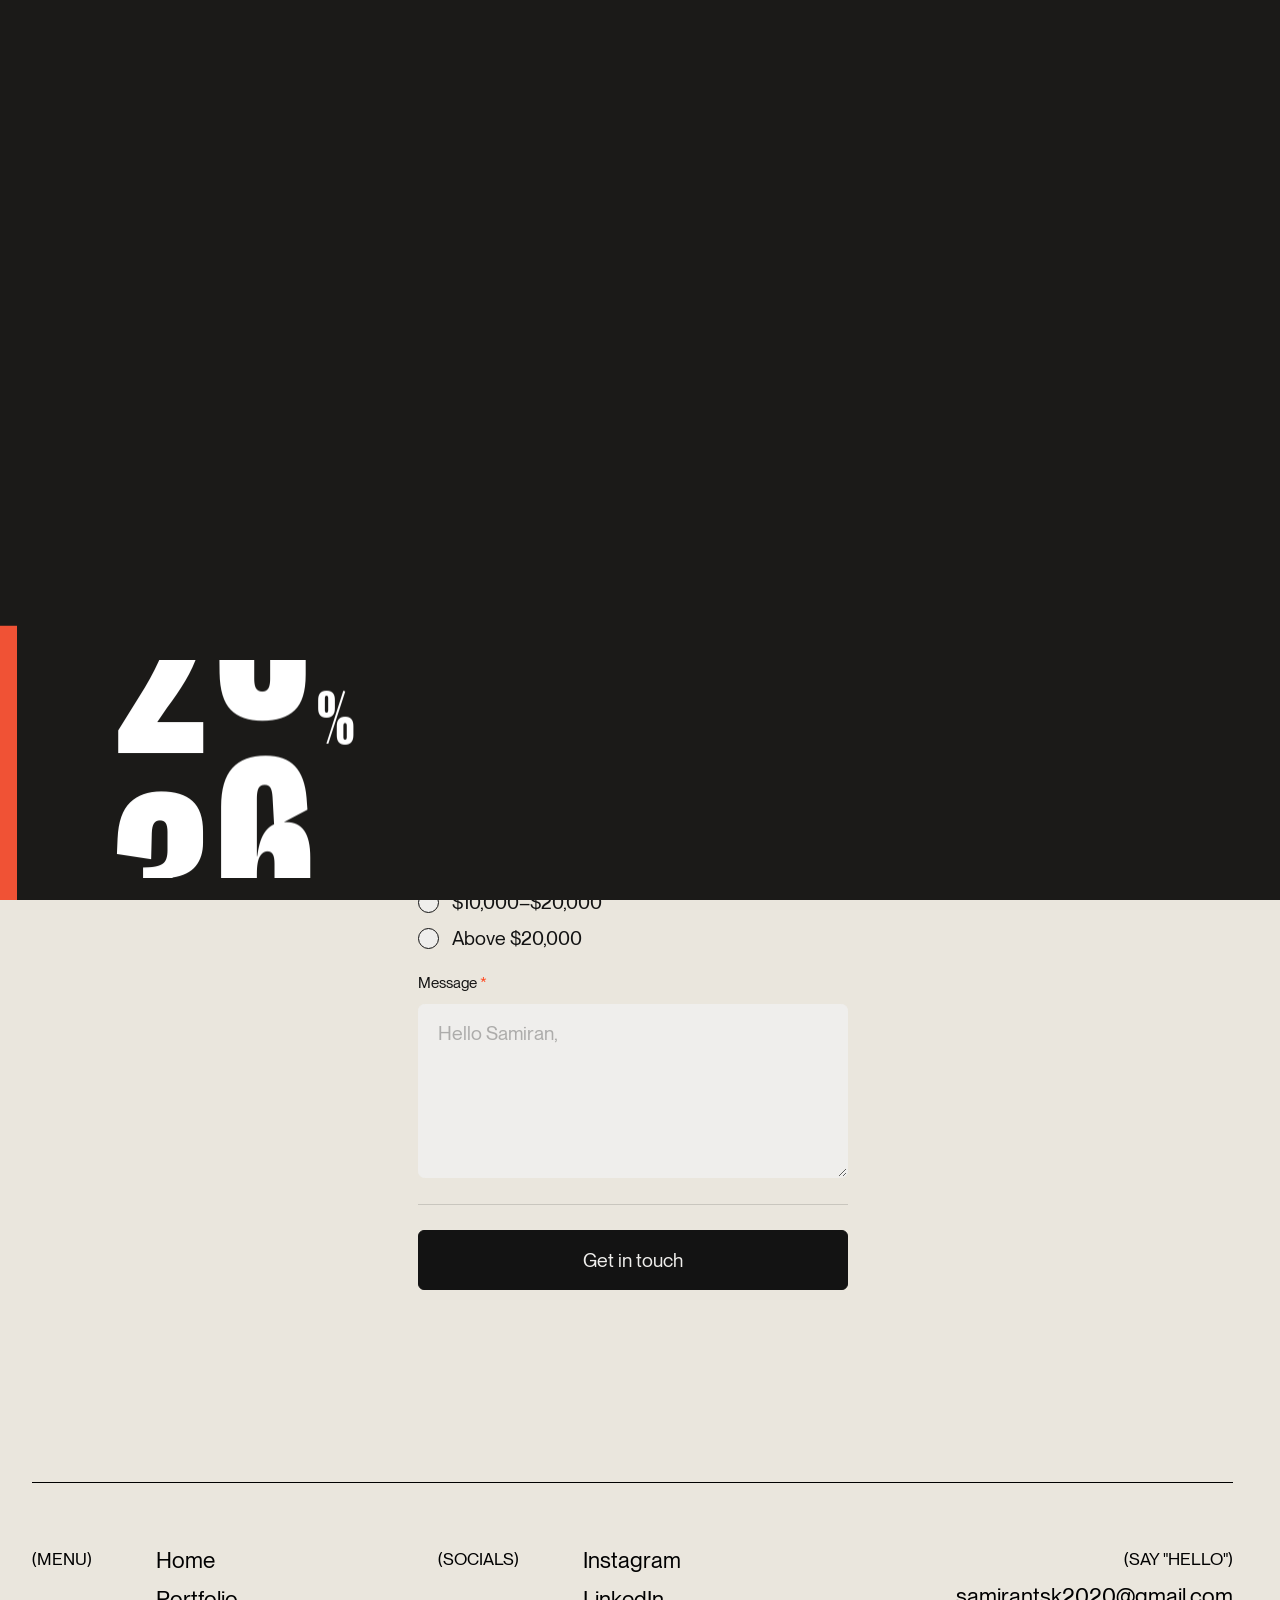
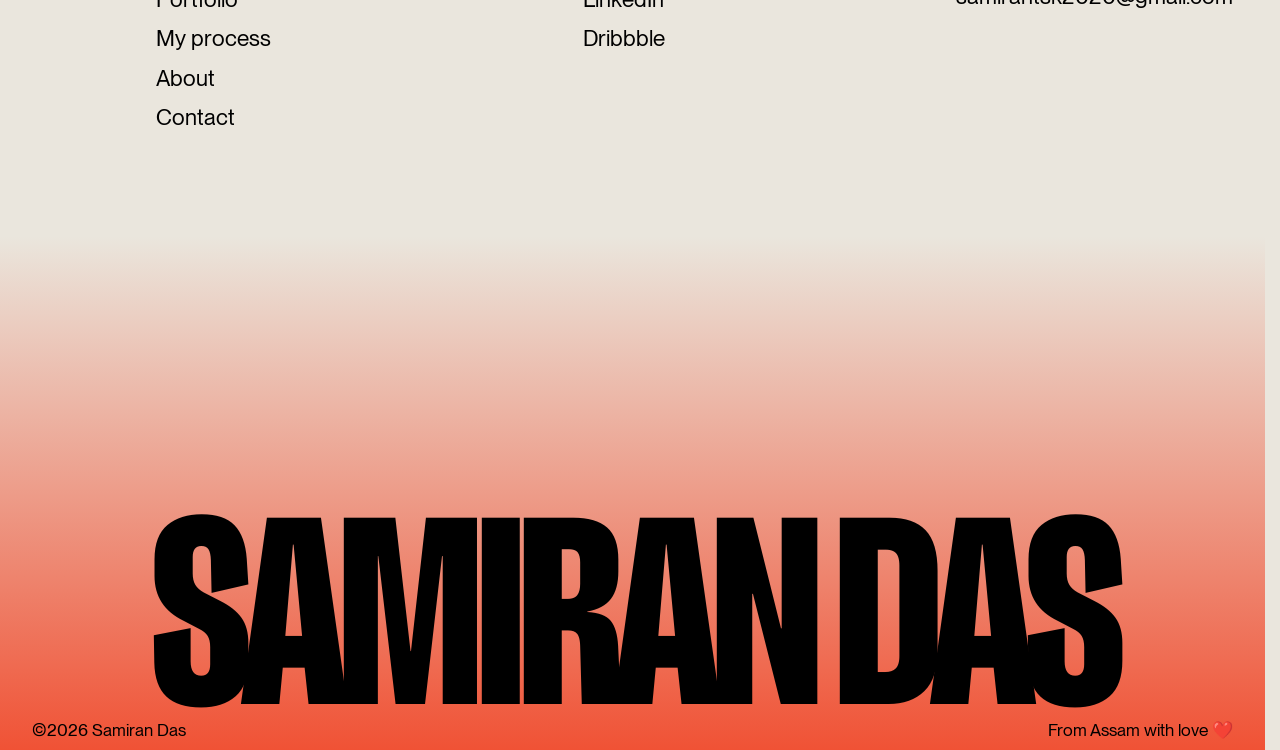
<file: contact.html>
<!DOCTYPE html><!--  This site was created in Webflow. https://webflow.com  --><!--  Last Published: Wed Feb 11 2026 20:50:51 GMT+0000 (Coordinated Universal Time)  -->
<html lang="en">
<head>
  <meta charset="utf-8">
  <title>Contact | Samiran Das</title>
  <meta content="Get in touch if you need a website that reflects your level, explains what you do, and attracts better-fit clients." name="description">
  <meta content="Contact | Samiran Das" property="og:title">
  <meta content="Get in touch if you need a website that reflects your level, explains what you do, and attracts better-fit clients." property="og:description">
  <meta content="https://samirandas.com/og/og-contact.jpg" property="og:image">
  <meta content="Contact | Samiran Das" property="twitter:title">
  <meta content="Get in touch if you need a website that reflects your level, explains what you do, and attracts better-fit clients." property="twitter:description">
  <meta content="https://samirandas.com/og/og-contact.jpg" property="twitter:image">
  <meta property="og:type" content="website">
  <meta property="og:url" content="https://samirandas.com/contact">
  <meta content="summary_large_image" name="twitter:card">
  <meta content="width=device-width, initial-scale=1" name="viewport">
  <meta name="google-site-verification" content="XIgofDAHlMo1m81nUU4iGGBMlECy_xV72gRnZVyx8-0" />
  <link rel="canonical" href="https://samirandas.com/contact">
  <style>html{font-family:sans-serif;-ms-text-size-adjust:100%;-webkit-text-size-adjust:100%}body{margin:0}aside,footer,main,nav,section{display:block}a{background-color:transparent}h1{font-size:2em;margin:.67em 0}img{border:0}svg:not(:root){overflow:hidden}button,input,textarea{color:inherit;font:inherit;margin:0}button{overflow:visible}button{text-transform:none}button{-webkit-appearance:button}button::-moz-focus-inner,input::-moz-focus-inner{border:0;padding:0}input{line-height:normal}input[type=radio]{box-sizing:border-box;padding:0}textarea{overflow:auto}*{-webkit-box-sizing:border-box;-moz-box-sizing:border-box;box-sizing:border-box}html{height:100%}body{margin:0;min-height:100%;background-color:#fff;font-family:Arial,sans-serif;font-size:14px;line-height:20px;color:#333}img{max-width:100%;vertical-align:middle;display:inline-block}.w-inline-block{max-width:100%;display:inline-block}.w-button{display:inline-block;padding:9px 15px;background-color:#3898ec;color:#fff;border:0;line-height:inherit;text-decoration:none;border-radius:0}input.w-button{-webkit-appearance:button}h1{font-weight:700;margin-bottom:10px}h1{font-size:38px;line-height:44px;margin-top:20px}p{margin-top:0;margin-bottom:10px}ul{margin-top:0;margin-bottom:10px;padding-left:40px}button{border:0;-webkit-appearance:button}.w-form{margin:0 0 15px}.w-form-done{display:none;padding:20px;text-align:center;background-color:#ddd}.w-form-fail{display:none;margin-top:10px;padding:10px;background-color:#ffdede}label{display:block;margin-bottom:5px;font-weight:700}.w-input{display:block;width:100%;height:38px;padding:8px 12px;margin-bottom:10px;font-size:14px;line-height:1.42857143;color:#333;vertical-align:middle;background-color:#fff;border:1px solid #ccc}textarea.w-input{height:auto}.w-form-label{display:inline-block;font-weight:400;margin-bottom:0}.w-radio{display:block;margin-bottom:5px;padding-left:20px}.w-radio:after,.w-radio:before{content:" ";display:table;grid-column-start:1;grid-row-start:1;grid-column-end:2;grid-row-end:2}.w-radio:after{clear:both}.w-radio-input{line-height:normal;float:left;margin:4px 0 0 -20px}.w-radio-input{margin-top:3px}.w-nav{position:relative;background:#ddd;z-index:1000}.w-nav:after,.w-nav:before{content:" ";display:table;grid-column-start:1;grid-row-start:1;grid-column-end:2;grid-row-end:2}.w-nav:after{clear:both}.w-nav-brand{position:relative;float:left;text-decoration:none;color:#333}.w-nav-menu{position:relative;float:right}@media screen and (max-width:767px){.w-nav-brand{padding-left:10px}}:root{--background-color--background-primary:var(--base-color-brand--brand-lightest);--_typography---font--font-body:"PP Neue Montreal",Arial,sans-serif;--_typography---font-size--text-main:clamp(1 * 1rem, ((1 - ((1.125 - 1) / (120 - 20) * 20)) * 1rem + ((1.125 - 1) / (120 - 20)) * 100vw), 1.125 * 1rem);--_typography---line-height--body:1.4;--_typography---font-weight--regular:400;--_typography---letter-spacing--normal:0em;--_typography---font--font-display:Lektorat,Impact,sans-serif;--_typography---font-size--h1:clamp(3 * 1rem, ((3 - ((7.125 - 3) / (120 - 20) * 20)) * 1rem + ((7.125 - 3) / (120 - 20)) * 100vw), 7.125 * 1rem);--_typography---font-weight--extra-bold:800;--_typography---letter-spacing--tight:-.02em;--_typography---font-size--h2:clamp(2.25 * 1rem, ((2.25 - ((4 - 2.25) / (90 - 20) * 20)) * 1rem + ((4 - 2.25) / (90 - 20)) * 100vw), 4 * 1rem);--_typography---font-size--h3:clamp(1.725 * 1rem, ((1.725 - ((2.5 - 1.725) / (120 - 20) * 20)) * 1rem + ((2.5 - 1.725) / (120 - 20)) * 100vw), 2.5 * 1rem);--link-color--link-primary:var(--base-color-neutral--black);--_spacing-size---main--space-md:var(--_spacing-size---base--spacing-6);--text-color--text-alternate:var(--base-color-neutral--white);--text-color--text-primary:var(--base-color-neutral--black);--text-color--text-secondary:#747474;--background-color--background-success:var(--base-color-system--success-green);--text-color--text-success:var(--base-color-system--success-green-dark);--_typography---line-height--h1:1.05;--_spacing-size---main--space-sm:var(--_spacing-size---base--spacing-4);--border-color--border-primary:var(--base-color-neutral--black);--background-color--background-alternate:var(--base-color-neutral--white);--background-color--background-secondary:var(--base-color-neutral--neutral-darker);--background-color--background-brand:var(--base-color-brand--brand);--background-color--background-error:var(--base-color-system--error-red);--text-color--text-error:var(--base-color-system--error-red-dark);--border-color--border-alternate:var(--base-color-neutral--white);--_spacing-size---main--space-2xl:var(--_spacing-size---base--spacing-12);--_spacing-size---main--space-lg:var(--_spacing-size---base--spacing-8);--background-color--background-warning:var(--base-color-system--warning-yellow);--text-color--text-warning:var(--base-color-system--warning-yellow-dark);--_spacing-size---navbar-height:5.375rem;--link-color--link-alternate:var(--base-color-neutral--white);--base-color-brand--brand:#f05235;--_typography---font-size--h0:clamp(6 * 1rem, ((6 - ((14 - 6) / (120 - 20) * 20)) * 1rem + ((14 - 6) / (120 - 20)) * 100vw), 14 * 1rem);--_spacing-size---main--space-xl:var(--_spacing-size---base--spacing-10);--_typography---font--font-accent:"Tentang Nanti One","Palatino Linotype",sans-serif;--_typography---letter-spacing--wide:.02em;--_spacing-size---main--space-2xs:var(--_spacing-size---base--spacing-2);--_spacing-size---main--space-xs:var(--_spacing-size---base--spacing-3);--_typography---line-height--regular:1;--base-color-neutral--neutral-darker:#1b1a18;--base-color-neutral--white:#fff;--_typography---font-size--full-screen:clamp(3rem, 13vw, 15rem);--base-color-neutral--black:#000;--_typography---font-size--h4:clamp(1.25 * 1rem, ((1.25 - ((1.5 - 1.25) / (120 - 20) * 20)) * 1rem + ((1.5 - 1.25) / (120 - 20)) * 100vw), 1.5 * 1rem);--_spacing-size---base--spacing-1:.25rem;--_spacing-size---base--spacing-2:.5rem;--base-color-brand--brand-lightest:#eae6dd;--_spacing-size---base--spacing-3:.75rem;--base-color-brand--brand-light:#ffd880;--_spacing-size---base--spacing-4:1rem;--_spacing-size---base--spacing-5:1.5rem;--_spacing-size---base--spacing-6:2rem;--_typography---font-size--display:clamp(6.5 * 1rem, ((6.5 - ((20 - 6.5) / (120 - 32) * 32)) * 1rem + ((20 - 6.5) / (120 - 32)) * 100vw), 20 * 1rem);--_spacing-size---base--spacing-7:3rem;--_spacing-size---base--spacing-8:4rem;--_spacing-size---base--spacing-9:6rem;--_spacing-size---base--spacing-10:8rem;--_spacing-size---base--spacing-11:12rem;--_spacing-size---base--spacing-12:16rem;--base-color-system--success-green:#cef5ca;--base-color-system--success-green-dark:#114e0b;--base-color-system--warning-yellow:#fcf8d8;--base-color-system--warning-yellow-dark:#5e5515;--base-color-system--error-red:#f8e4e4;--base-color-system--error-red-dark:#3b0b0b;--base-color-system--focus-state:#2d62ff;--border-color--border-brand:var(--base-color-brand--brand);--link-color--link-brand:var(--base-color-brand--brand)}.w-layout-hflex{flex-direction:row;align-items:flex-start;display:flex}.w-checkbox:before{content:" ";grid-area:1/1/2/2;display:table}.w-checkbox:after{content:" ";clear:both;grid-area:1/1/2/2;display:table}body{background-color:var(--background-color--background-primary);font-family:var(--_typography---font--font-body);color:#000;font-size:var(--_typography---font-size--text-main);line-height:var(--_typography---line-height--body);font-weight:var(--_typography---font-weight--regular);letter-spacing:var(--_typography---letter-spacing--normal)}h1{font-family:var(--_typography---font--font-display);font-size:var(--_typography---font-size--h1);line-height:1.05;font-weight:var(--_typography---font-weight--extra-bold);letter-spacing:var(--_typography---letter-spacing--tight);margin-top:0;margin-bottom:0}p{font-family:var(--_typography---font--font-body);margin-bottom:0}a{font-family:var(--_typography---font--font-body);color:var(--link-color--link-primary)}ul{font-family:var(--_typography---font--font-body);margin-top:0;margin-bottom:0;padding-left:1.5rem}img{object-fit:cover;width:100%;height:100%;display:inline-block}label{margin-bottom:.25rem;font-weight:500}.padding-global{padding-right:var(--_spacing-size---main--space-md);padding-left:var(--_spacing-size---main--space-md);flex:1;justify-content:space-between;align-items:stretch;display:flex}.page-wrapper{overflow:clip}.container-large{flex:1;width:100%;max-width:120rem;margin-left:auto;margin-right:auto}.nav_component{z-index:1000;height:var(--_spacing-size---navbar-height);padding-top:var(--_spacing-size---main--space-sm);padding-bottom:var(--_spacing-size---main--space-sm);will-change:transform;background-color:#0000;width:100%;position:absolute;inset:0% 0% auto;overflow:hidden;transform:translate(0)}.nav_container{flex-direction:row;justify-content:space-between;align-items:center;width:100%;max-width:120rem;margin-left:auto;margin-right:auto;display:flex}.nav_brand{justify-content:center;align-items:center;display:inline-flex;overflow:clip}.nav_logo{color:var(--link-color--link-primary);height:2.375rem}.nav_logo.is-white{color:var(--link-color--link-alternate)}.section_hero{position:relative}.hero_gradient{z-index:20;background-image:linear-gradient(0deg,var(--base-color-brand--brand),#0000);width:100%;height:40%;position:absolute;inset:auto 0% 0%}.hero_gradient.is-footer{z-index:0;height:50%}.grid-12{grid-column-gap:1rem;grid-row-gap:1rem;grid-template-rows:auto;grid-template-columns:1fr 1fr 1fr 1fr 1fr 1fr 1fr 1fr 1fr 1fr 1fr 1fr;grid-auto-columns:1fr;display:grid}.hero_title-wrapper{width:100%}.nav-floating{z-index:999;will-change:transform;position:fixed;inset:0% 0% auto}.nav-floating_content-wrapper{padding-top:var(--_spacing-size---main--space-sm);padding-bottom:var(--_spacing-size---main--space-sm);justify-content:space-between;align-items:center;width:100%}.nav-floating_content-wrapper.grid-12{z-index:999;position:relative;transform:translateY(-100%)}.nav-floating_logo-wrapper{padding-top:var(--_spacing-size---main--space-2xs);padding-right:var(--_spacing-size---main--space-2xs);padding-bottom:var(--_spacing-size---main--space-2xs);padding-left:var(--_spacing-size---main--space-2xs);background-color:var(--background-color--background-secondary);margin:calc(-1 * var(--_spacing-size---main--space-2xs));border-radius:4px;position:relative;overflow:clip}.nav-floating_button-wrapper{grid-row-gap:.25rem;justify-content:flex-start;align-items:center}.btn-animate-chars{padding-top:var(--_spacing-size---main--space-sm);padding-right:var(--_spacing-size---main--space-xs);padding-bottom:var(--_spacing-size---main--space-sm);padding-left:var(--_spacing-size---main--space-xs);grid-column-gap:var(--_spacing-size---main--space-2xs);grid-row-gap:var(--_spacing-size---main--space-2xs);color:var(--link-color--link-alternate);text-transform:uppercase;border-radius:.25em;flex-grow:1;justify-content:center;align-items:center;max-width:15em;height:3.375rem;line-height:1;text-decoration:none;display:flex;position:relative}.btn-animate-chars.is-nav-link{grid-column-gap:1rem;grid-row-gap:1rem;color:var(--link-color--link-primary);grid-template-rows:auto auto;grid-template-columns:1fr 1fr;grid-auto-columns:1fr;display:inline-flex}.btn-animate-chars.hide-tablet{background-color:var(--background-color--background-secondary);color:var(--link-color--link-alternate);height:3.375rem}.btn-animate-chars.is-footer-link{color:var(--text-color--text-primary);text-transform:none;flex:0 auto;justify-content:flex-start;align-items:center;width:auto;height:auto;padding:0}.btn-animate-chars.is-menu{font-family:var(--_typography---font--font-display);color:var(--link-color--link-primary);font-size:var(--_typography---font-size--h1);line-height:var(--_typography---line-height--regular);font-weight:var(--_typography---font-weight--extra-bold);height:1em}.btn-animate-chars__bg{background-color:var(--background-color--background-secondary);border-radius:.25em;position:absolute;inset:0}.btn-animate-chars__text{line-height:var(--_typography---line-height--body);white-space:nowrap}.loading__numbers{color:var(--text-color--text-alternate);flex-flow:row;align-items:flex-start;font-size:calc(10vw + 10vh);display:flex;position:absolute;bottom:.1em;left:.23em}.loading__progress{width:1em;height:100%;position:absolute;bottom:0;left:0}.loading-screen{background-color:var(--background-color--background-secondary);width:100%;height:100%;position:absolute;top:0;left:0}.loading__number{text-transform:uppercase;line-height:1;position:relative}.loading__number-group{flex-flow:column;height:1em;display:flex;position:relative;overflow:hidden}.loading__number-wrap{font-family:var(--_typography---font--font-display);font-weight:var(--_typography---font-weight--extra-bold);will-change:transform;flex-flow:column;display:flex;position:relative}.loading__percentage{text-transform:uppercase;will-change:transform;line-height:1;position:relative}.loading__percentage-wrap{font-family:var(--_typography---font--font-display);font-size:.3em;font-weight:var(--_typography---font-weight--extra-bold);flex-flow:column;justify-content:flex-start;margin-top:.375em;display:flex;overflow:hidden}.loading__progress-inner{background-color:var(--base-color-brand--brand);transform-origin:bottom;width:100%;height:100%;position:absolute;top:0;left:0}.loading-container{z-index:9999;position:fixed;inset:0;overflow:hidden}.image_button{filter:grayscale();width:2.375rem;height:2.375rem}.spacer-nav{height:var(--_spacing-size---navbar-height)}.hero_wrapper{position:relative}.hero_portfolio-title{text-align:center;text-transform:uppercase;white-space:nowrap;font-size:17cqi;line-height:.9;overflow:visible}.selected-projects_dynamic-element-wrapper{text-align:center;grid-area:1/1;justify-self:center;width:-moz-fit-content;width:fit-content;max-width:100%;position:relative;overflow:visible}.footer_content-wrapper{margin-top:var(--_spacing-size---main--space-xl);padding-top:var(--_spacing-size---main--space-md);padding-bottom:var(--_spacing-size---main--space-2xs);grid-column-gap:var(--_spacing-size---main--space-lg);grid-row-gap:var(--_spacing-size---main--space-lg);flex-flow:column;justify-content:space-between;min-height:100svh;display:flex}.footer{background-color:var(--background-color--background-primary);position:relative;overflow:hidden}.footer_links-wrapper.grid-12{z-index:1;padding-top:var(--_spacing-size---main--space-lg);border-top:1px solid var(--border-color--border-primary);position:relative}.bold-nav-full__hamburger{color:var(--base-color-neutral--white);background-color:#0000;justify-content:center;align-items:center;width:3em;height:3em;display:flex;position:relative;overflow:hidden}.bold-nav__word{position:relative}.bold-nav-full{z-index:998;height:100vh;position:fixed;inset:0}.bold-nav-full__tile{background-color:var(--base-color-brand--brand);flex-flow:column;justify-content:center;align-items:center;width:100%;height:100%;display:flex;position:absolute;top:0;left:0}.bold-nav__bottom{justify-content:space-between;align-items:center;width:100%;padding:2rem;display:flex;position:absolute;bottom:0;left:0}.bold-nav-full__hamburger-bar{background-color:currentColor;width:2em;height:.125em;position:absolute}.nav_menu_button_wrapper{display:none}.radiocheck-field-icon{opacity:0;color:#cbc8c5;border-radius:.375em;justify-content:center;align-items:center;width:3.5em;max-height:3.5em;padding-left:1em;padding-right:1em;display:flex;position:absolute;top:1px;right:1px}.radiocheck-field-icon.is--error{color:#ff4c24}.form-label{color:#131313;width:100%;margin-bottom:0;font-size:.875em;font-weight:500;line-height:1}.form-field-group{grid-column-gap:.75em;grid-row-gap:.75em;flex-flow:column;align-items:flex-start;display:flex}.radiocheck-custom{color:#efeeec;background-color:#efeeec;border:1px solid #131313;border-radius:.125em;order:-1;justify-content:center;align-items:center;width:1.25em;height:1.25em;margin-top:.066em;margin-right:.75em;display:flex;position:absolute}.radiocheck-custom.is--radio{border-radius:50%}.radiocheck-group{grid-column-gap:.75em;grid-row-gap:.75em;flex-flow:column;width:100%;display:flex;position:relative}.radio-input{width:0;height:0;margin-top:0;margin-left:0;position:absolute}.form-field-icon{opacity:0;color:#cbc8c5;border-radius:.375em;justify-content:center;align-items:center;width:3.5em;max-height:3.5em;padding-left:1em;padding-right:1em;display:flex;position:absolute;top:1px;bottom:1px;right:1px}.form-field-icon.is--error{color:#ff4c24}.form-submit-btn{outline-offset:0px;color:#efeeec;background-color:#131313;border:1px solid #131313;border-radius:.375rem;outline:#0000 0;flex-flow:row;justify-content:center;align-items:center;padding:1.005em 1.125em;display:flex;position:relative;overflow:hidden;box-shadow:inset 0 0 #0000}.form{grid-column-gap:1.5em;grid-row-gap:1.5em;flex-flow:column;width:100%;display:flex}.form-input{outline-offset:0px;color:#131313;-webkit-appearance:none;appearance:none;box-sizing:border-box;vertical-align:middle;background-color:#efeeec;border:1px solid #efeeec;border-radius:.328125em;outline:#0000 0;height:auto;margin-bottom:0;padding:.9em 3.5em .9em 1em;font-size:1.125em;font-weight:500;line-height:1.2;box-shadow:0 0 #0000}.form-input.is--textarea{resize:vertical;min-height:9em}.form-notification-bg{opacity:.1;color:inherit;background-color:currentColor;border-radius:calc(.375rem - 2px);display:flex;position:absolute;inset:0}.radio-dot{color:inherit;background-color:currentColor;border-radius:50%;width:.375em;height:.375em}.form-notification-icon{color:inherit;justify-content:center;align-items:center;width:3.5em;padding-left:1em;padding-right:1em;display:flex;position:absolute;top:50%;right:0;transform:translateY(-50%)}.radiocheck-label{color:#131313;flex-grow:1;margin-bottom:0;padding-left:1.8em;font-size:1.125em;font-weight:500;line-height:1.2}.form-required{color:#ff4c24}.form-group{grid-column-gap:1.5em;grid-row-gap:1.5em;flex-flow:column;width:25em;margin-bottom:0;display:flex}.form-notifcation{outline-offset:0px;color:#0ba954;text-align:left;border:1px solid #0ba954;border-color:inherit;background-color:#efeeec;border-radius:.375rem;outline:#0000 0;width:100%;padding:1.125em;font-size:1em;position:relative}.form-notifcation.is--error{color:#ff4c24;margin-top:0;padding-right:3.5em}.form-submit{visibility:hidden;opacity:0;position:absolute;inset:0}.radiocheck-field{align-items:flex-start;margin-bottom:0;padding-left:0;display:flex;position:relative}.form-divider{opacity:.15;background-color:#131313;width:100%;height:1px}.form-field{width:100%;position:relative}.form-notification-p{color:inherit;font-size:1.125em;font-weight:500}.form-submit-btn-p{margin-bottom:0;font-size:1.125em;font-weight:500;line-height:1.2;text-align:center}.contact_inner{padding-top:var(--_spacing-size---main--space-md);padding-bottom:var(--_spacing-size---main--space-md);grid-column-gap:var(--_spacing-size---main--space-lg);grid-row-gap:var(--_spacing-size---main--space-lg);flex-flow:column;justify-content:space-between;align-items:center;display:flex}@media screen and (max-width:991px){.w-nav[data-collapse=medium] .w-nav-menu{display:none}.hide-tablet{display:none}.nav_container.grid-12{display:flex}.hero_gradient{background-image:linear-gradient(0deg,var(--base-color-brand--brand) 10%,#0000)}.nav-floating_content-wrapper.grid-12{display:flex}.hero_portfolio-title{font-size:25cqi}.footer_content-wrapper{grid-column-gap:var(--_spacing-size---main--space-lg);grid-row-gap:var(--_spacing-size---main--space-lg)}.footer_links-wrapper.grid-12{grid-column-gap:var(--_spacing-size---main--space-lg);grid-row-gap:var(--_spacing-size---main--space-lg);grid-template-columns:1fr 1fr 1fr 1fr 1fr 1fr}.nav_floating-menu_button_wrapper{flex:none;display:block}.bold-nav-full{height:100svh}.bold-nav__bottom{justify-content:center;align-items:center}.nav_menu_button_wrapper{display:block}}#w-node-_56d7a6e2-6a8f-a6c1-3126-bbe70b01c29d-9bc330ca{grid-area:1/10/2/13;place-self:end}#w-node-b8746c17-49f3-e23f-2450-035ccf3f8f4d-9bc330ca{grid-area:1/1/2/4;align-self:center}#w-node-_47234ead-2f65-1b9f-2d30-4cef7bfc2f83-9bc330ca{grid-area:2/10/3/13;align-self:center}#w-node-_54d00f86-95d0-e92f-5c02-e7ecdcc823f7-9bc330ca{grid-area:3/5/4/8;align-self:center}#w-node-a1051b1a-0d31-8ee3-9950-4cdc1afa81f7-9bc330ca{grid-area:1/1/2/5;align-self:center}#w-node-_434b9bfe-a737-3d9e-4e49-9832426ede42-9bc330ca{grid-area:2/10/3/13;align-self:center}#w-node-fdee3776-5e82-4ed1-832e-9a3954450e39-9bc330ca{grid-area:3/3/4/6;align-self:center}#w-node-_1fc4100e-fb2a-79e2-adc5-88207838ee20-9bc330ca{grid-area:1/1/2/4;align-self:center}#w-node-c84b624d-d70e-334d-15ae-2f28e52ad0ce-9bc330ca{grid-area:2/10/3/13;align-self:center}#w-node-_1dbb6a05-84ee-bbbe-eb9e-d798b5b4a292-9bc330ca{grid-area:3/5/4/8;align-self:center}#w-node-_75e8a085-41ba-caea-f4f8-9f2edab746ec-9bc330ca{grid-area:1/1/2/4;align-self:end}#w-node-_14ff6da5-e54e-1d62-7b73-f54fb031ac7a-9bc330ca{grid-area:1/5/2/9}#w-node-_83b9e576-b438-caee-76e9-88371154c2cd-9bc330ca{grid-area:1/10/2/13;align-self:end}#w-node-_5c846574-619c-abe4-bf11-5f1244a51ee6-44a51ee1{grid-area:span 1/span 4/span 1/span 4}#w-node-_5c846574-619c-abe4-bf11-5f1244a51ef9-44a51ee1{grid-area:span 1/span 3/span 1/span 3}#w-node-_5c846574-619c-abe4-bf11-5f1244a51f09-44a51ee1{grid-area:span 1/span 5/span 1/span 5;justify-self:end}#w-node-_66ba0810-e130-04d9-7ee0-976a441252ef-441252ef{grid-area:1/10/2/13;justify-self:end}#w-node-a1b0bac0-0696-7738-12d1-d21c49264474-49264453{grid-column:span 2/span 2;justify-self:start}#w-node-a1b0bac0-0696-7738-12d1-d21c49264479-49264453{grid-area:1/4/2/10;justify-self:center}#w-node-a1b0bac0-0696-7738-12d1-d21c49264482-49264453{grid-area:1/10/2/13;justify-self:end}#w-node-_396176c6-906a-9f74-c6d0-8a4663dfdeac-63dfdea9{grid-area:span 1/span 2/span 1/span 2;justify-self:start}#w-node-_396176c6-906a-9f74-c6d0-8a4663dfdeae-63dfdea9{grid-area:1/4/2/10;justify-self:center}#w-node-_66ba0810-e130-04d9-7ee0-976a441252f5-63dfdea9{grid-area:1/10/2/13;justify-self:end}#w-node-b224ec27-30fa-be84-48bf-7ed471542af3-9bc330cd{grid-area:span 1/span 1/span 1/span 1}#w-node-_32eadc24-e391-a089-abe0-fb5b6627cb45-9bc330cd,#w-node-_32eadc24-e391-a089-abe0-fb5b6627cb5e-9bc330cd,#w-node-_40538c8c-870b-b365-34c4-2a06f0f8567d-9bc330cd,#w-node-_5d224905-8a1e-1460-7532-d38cb7ec37c1-9bc330cd{grid-area:span 1/span 1/span 1/span 1}#w-node-_32eadc24-e391-a089-abe0-fb5b6627cb63-9bc330cd{grid-area:span 1/span 1/span 1/span 1}#w-node-_32eadc24-e391-a089-abe0-fb5b6627cbb8-9bc330cd,#w-node-_32eadc24-e391-a089-abe0-fb5b6627cbc2-9bc330cd,#w-node-_32eadc24-e391-a089-abe0-fb5b6627cbc3-9bc330cd{grid-area:span 1/span 1/span 1/span 1}#w-node-_32eadc24-e391-a089-abe0-fb5b6627cc8a-9bc330cd{grid-area:span 1/span 1/span 1/span 1}#w-node-_32eadc24-e391-a089-abe0-fb5b6627cd08-9bc330cd{grid-area:span 1/span 1/span 1/span 1}#w-node-_30684373-af34-3818-02a4-e58b3ffef416-9bc330cd{grid-area:span 1/span 1/span 1/span 1}#w-node-_30684373-af34-3818-02a4-e58b3ffef41a-9bc330cd,#w-node-_607f7d05-3862-9cc1-ac80-7ec0d8a1d8f6-9bc330cd{grid-area:span 1/span 1/span 1/span 1}#w-node-_32eadc24-e391-a089-abe0-fb5b6627cd6b-9bc330cd,#w-node-_32eadc24-e391-a089-abe0-fb5b6627cd98-9bc330cd,#w-node-_607f7d05-3862-9cc1-ac80-7ec0d8a1d8fa-9bc330cd{grid-area:span 1/span 1/span 1/span 1}#w-node-c714a2f7-15d5-a415-da95-29adc4220e11-1cbf0339{grid-area:1/10/2/13;place-self:end}#w-node-c11a692c-00f1-10d0-87bb-606a237e39cc-1cbf0339{grid-area:1/7/2/13}#w-node-_27c4bb49-057f-35ee-1fb3-e9744f729984-1cbf0339{grid-area:1/7/2/13}#w-node-ee2e4f6c-835b-4ca0-dcf4-be06c932391d-4db38b37{grid-area:1/1/2/7}#w-node-b2cc4434-73b3-5f12-9949-7369a05cf684-4db38b37{grid-area:1/8/2/13}#w-node-e6508478-1853-2f1e-9ba7-63d78d419304-4db38b37{grid-area:1/1/2/6;align-self:center}#w-node-e6508478-1853-2f1e-9ba7-63d78d419306-4db38b37{grid-area:1/8/2/13;align-self:center}#w-node-e6508478-1853-2f1e-9ba7-63d78d419309-4db38b37{grid-area:1/3/2/11;align-self:center}#w-node-e6508478-1853-2f1e-9ba7-63d78d419319-4db38b37{grid-area:1/5/2/13;align-self:center}#w-node-e6508478-1853-2f1e-9ba7-63d78d419321-4db38b37{grid-area:1/1/2/6;align-self:center}#w-node-e6508478-1853-2f1e-9ba7-63d78d419323-4db38b37{grid-area:1/8/2/13;align-self:center}#w-node-e6508478-1853-2f1e-9ba7-63d78d419326-4db38b37{grid-area:1/1/2/9;align-self:center}#w-node-e6508478-1853-2f1e-9ba7-63d78d41932b-4db38b37{grid-area:1/3/2/11;align-self:center}#w-node-ee2e4f6c-835b-4ca0-dcf4-be06c932391d-5e7c3cdd{grid-area:1/1/2/7}#w-node-b2cc4434-73b3-5f12-9949-7369a05cf684-5e7c3cdd{grid-area:1/8/2/13}#w-node-e6508478-1853-2f1e-9ba7-63d78d419304-5e7c3cdd{grid-area:1/1/2/6;align-self:center}#w-node-e6508478-1853-2f1e-9ba7-63d78d419306-5e7c3cdd{grid-area:1/8/2/13;align-self:center}#w-node-e6508478-1853-2f1e-9ba7-63d78d419309-5e7c3cdd{grid-area:1/3/2/11;align-self:center}#w-node-e6508478-1853-2f1e-9ba7-63d78d419319-5e7c3cdd{grid-area:1/5/2/13;align-self:center}#w-node-e6508478-1853-2f1e-9ba7-63d78d419321-5e7c3cdd{grid-area:1/1/2/6;align-self:center}#w-node-e6508478-1853-2f1e-9ba7-63d78d419323-5e7c3cdd{grid-area:1/8/2/13;align-self:center}#w-node-e6508478-1853-2f1e-9ba7-63d78d419326-5e7c3cdd{grid-area:1/1/2/9;align-self:center}#w-node-e6508478-1853-2f1e-9ba7-63d78d41932b-5e7c3cdd{grid-area:1/3/2/11;align-self:center}#w-node-ee2e4f6c-835b-4ca0-dcf4-be06c932391d-10d9b2ba{grid-area:1/1/2/7}#w-node-b2cc4434-73b3-5f12-9949-7369a05cf684-10d9b2ba{grid-area:1/8/2/13}#w-node-e6508478-1853-2f1e-9ba7-63d78d419304-10d9b2ba{grid-area:1/1/2/6;align-self:center}#w-node-e6508478-1853-2f1e-9ba7-63d78d419306-10d9b2ba{grid-area:1/8/2/13;align-self:center}#w-node-e6508478-1853-2f1e-9ba7-63d78d419309-10d9b2ba{grid-area:1/3/2/11;align-self:center}#w-node-e6508478-1853-2f1e-9ba7-63d78d419319-10d9b2ba{grid-area:1/5/2/13;align-self:center}#w-node-e6508478-1853-2f1e-9ba7-63d78d419321-10d9b2ba{grid-area:1/1/2/6;align-self:center}#w-node-e6508478-1853-2f1e-9ba7-63d78d419323-10d9b2ba{grid-area:1/8/2/13;align-self:center}#w-node-e6508478-1853-2f1e-9ba7-63d78d419326-10d9b2ba{grid-area:1/1/2/9;align-self:center}#w-node-e6508478-1853-2f1e-9ba7-63d78d41932b-10d9b2ba{grid-area:1/3/2/11;align-self:center}#w-node-ee2e4f6c-835b-4ca0-dcf4-be06c932391d-3675ea96{grid-area:1/1/2/7}#w-node-b2cc4434-73b3-5f12-9949-7369a05cf684-3675ea96{grid-area:1/8/2/13}#w-node-e6508478-1853-2f1e-9ba7-63d78d419309-3675ea96{grid-area:1/3/2/11;align-self:center}#w-node-e6508478-1853-2f1e-9ba7-63d78d419319-3675ea96{grid-area:1/5/2/13;align-self:center}#w-node-e6508478-1853-2f1e-9ba7-63d78d41931b-3675ea96{grid-area:1/8/2/13;align-self:center}#w-node-e6508478-1853-2f1e-9ba7-63d78d419326-3675ea96{grid-area:1/1/2/9;align-self:center}#w-node-e6508478-1853-2f1e-9ba7-63d78d419328-3675ea96{grid-area:1/8/2/13;align-self:center}#w-node-b31cc52d-03fd-9803-f256-23ad776e9093-3675ea96{grid-area:1/3/2/11;align-self:center}#w-node-b53375e5-f189-34eb-4cd6-2e80895f59df-3675ea96{grid-area:1/5/2/13;align-self:center}#w-node-b53375e5-f189-34eb-4cd6-2e80895f59e1-3675ea96{grid-area:1/8/2/13;align-self:center}#w-node-_4e2d4ae6-4b4e-25db-efef-b3a055cf36ac-3675ea96{grid-area:1/1/2/9;align-self:center}#w-node-_4e2d4ae6-4b4e-25db-efef-b3a055cf36ae-3675ea96{grid-area:1/8/2/13;align-self:center}#w-node-ee2e4f6c-835b-4ca0-dcf4-be06c932391d-89d87b9e{grid-area:1/1/2/7}#w-node-b2cc4434-73b3-5f12-9949-7369a05cf684-89d87b9e{grid-area:1/8/2/13}#w-node-e6508478-1853-2f1e-9ba7-63d78d419304-89d87b9e{grid-area:1/1/2/6;align-self:center}#w-node-e6508478-1853-2f1e-9ba7-63d78d419306-89d87b9e{grid-area:1/8/2/13;align-self:center}#w-node-e6508478-1853-2f1e-9ba7-63d78d419309-89d87b9e{grid-area:1/3/2/11;align-self:center}#w-node-e6508478-1853-2f1e-9ba7-63d78d419326-89d87b9e{grid-area:1/1/2/9;align-self:center}#w-node-e6508478-1853-2f1e-9ba7-63d78d41932b-89d87b9e{grid-area:1/3/2/11;align-self:center}#w-node-ee2e4f6c-835b-4ca0-dcf4-be06c932391d-1fd609ba{grid-area:1/1/2/7}#w-node-b2cc4434-73b3-5f12-9949-7369a05cf684-1fd609ba{grid-area:1/8/2/13}#w-node-db780d09-ddae-4817-2952-234bf4506921-1fd609ba{grid-area:1/3/2/11;align-self:center}#w-node-db780d09-ddae-4817-2952-234bf4506924-1fd609ba{grid-area:1/5/2/13;align-self:center}#w-node-db780d09-ddae-4817-2952-234bf4506926-1fd609ba{grid-area:1/8/2/13;align-self:center}#w-node-db780d09-ddae-4817-2952-234bf4506929-1fd609ba{grid-area:1/1/2/9;align-self:center}#w-node-db780d09-ddae-4817-2952-234bf450692b-1fd609ba{grid-area:1/8/2/13;align-self:center}#w-node-db780d09-ddae-4817-2952-234bf4506931-1fd609ba{grid-area:1/3/2/11;align-self:center}#w-node-db780d09-ddae-4817-2952-234bf4506934-1fd609ba{grid-area:1/5/2/13;align-self:center}#w-node-db780d09-ddae-4817-2952-234bf4506936-1fd609ba{grid-area:1/8/2/13;align-self:center}#w-node-db780d09-ddae-4817-2952-234bf4506939-1fd609ba{grid-area:1/1/2/9;align-self:center}#w-node-db780d09-ddae-4817-2952-234bf450693b-1fd609ba{grid-area:1/8/2/13;align-self:center}#w-node-_01ba48fd-acab-c462-7612-47b9ca4905fc-1fd609ba{grid-area:1/3/2/11;align-self:center}@media screen and (max-width:767px){h1{font-size:2.5rem}.footer_content-wrapper{margin-top:var(--_spacing-size---main--space-lg)}.form-group{width:100%}#w-node-e6508478-1853-2f1e-9ba7-63d78d419304-4db38b37,#w-node-e6508478-1853-2f1e-9ba7-63d78d419306-4db38b37{grid-area:span 1/span 3/span 1/span 3}#w-node-e6508478-1853-2f1e-9ba7-63d78d419309-4db38b37,#w-node-e6508478-1853-2f1e-9ba7-63d78d419319-4db38b37{grid-area:span 1/span 6/span 1/span 6}#w-node-e6508478-1853-2f1e-9ba7-63d78d419321-4db38b37,#w-node-e6508478-1853-2f1e-9ba7-63d78d419323-4db38b37{grid-area:span 1/span 3/span 1/span 3}#w-node-e6508478-1853-2f1e-9ba7-63d78d419326-4db38b37,#w-node-e6508478-1853-2f1e-9ba7-63d78d41932b-4db38b37{grid-area:span 1/span 6/span 1/span 6}#w-node-e6508478-1853-2f1e-9ba7-63d78d419304-5e7c3cdd,#w-node-e6508478-1853-2f1e-9ba7-63d78d419306-5e7c3cdd{grid-area:span 1/span 3/span 1/span 3}#w-node-e6508478-1853-2f1e-9ba7-63d78d419309-5e7c3cdd,#w-node-e6508478-1853-2f1e-9ba7-63d78d419319-5e7c3cdd{grid-area:span 1/span 6/span 1/span 6}#w-node-e6508478-1853-2f1e-9ba7-63d78d419321-5e7c3cdd,#w-node-e6508478-1853-2f1e-9ba7-63d78d419323-5e7c3cdd{grid-area:span 1/span 3/span 1/span 3}#w-node-b2cc4434-73b3-5f12-9949-7369a05cf684-10d9b2ba,#w-node-e6508478-1853-2f1e-9ba7-63d78d419326-5e7c3cdd,#w-node-e6508478-1853-2f1e-9ba7-63d78d41932b-5e7c3cdd,#w-node-ee2e4f6c-835b-4ca0-dcf4-be06c932391d-10d9b2ba{grid-area:span 1/span 6/span 1/span 6}#w-node-e6508478-1853-2f1e-9ba7-63d78d419304-10d9b2ba,#w-node-e6508478-1853-2f1e-9ba7-63d78d419306-10d9b2ba{grid-area:span 1/span 3/span 1/span 3}#w-node-e6508478-1853-2f1e-9ba7-63d78d419309-10d9b2ba,#w-node-e6508478-1853-2f1e-9ba7-63d78d419319-10d9b2ba{grid-area:span 1/span 6/span 1/span 6}#w-node-e6508478-1853-2f1e-9ba7-63d78d419321-10d9b2ba,#w-node-e6508478-1853-2f1e-9ba7-63d78d419323-10d9b2ba{grid-area:span 1/span 3/span 1/span 3}#w-node-b31cc52d-03fd-9803-f256-23ad776e9093-3675ea96,#w-node-b53375e5-f189-34eb-4cd6-2e80895f59df-3675ea96,#w-node-e6508478-1853-2f1e-9ba7-63d78d419309-3675ea96,#w-node-e6508478-1853-2f1e-9ba7-63d78d419319-3675ea96,#w-node-e6508478-1853-2f1e-9ba7-63d78d419326-10d9b2ba,#w-node-e6508478-1853-2f1e-9ba7-63d78d41932b-10d9b2ba{grid-area:span 1/span 6/span 1/span 6}#w-node-e6508478-1853-2f1e-9ba7-63d78d419304-89d87b9e,#w-node-e6508478-1853-2f1e-9ba7-63d78d419306-89d87b9e{grid-area:span 1/span 3/span 1/span 3}#w-node-e6508478-1853-2f1e-9ba7-63d78d419309-89d87b9e,#w-node-e6508478-1853-2f1e-9ba7-63d78d419326-89d87b9e,#w-node-e6508478-1853-2f1e-9ba7-63d78d41932b-89d87b9e{grid-area:span 1/span 6/span 1/span 6}#w-node-_01ba48fd-acab-c462-7612-47b9ca4905fc-1fd609ba,#w-node-db780d09-ddae-4817-2952-234bf4506924-1fd609ba,#w-node-db780d09-ddae-4817-2952-234bf4506926-1fd609ba,#w-node-db780d09-ddae-4817-2952-234bf4506929-1fd609ba,#w-node-db780d09-ddae-4817-2952-234bf4506931-1fd609ba,#w-node-db780d09-ddae-4817-2952-234bf4506934-1fd609ba,#w-node-db780d09-ddae-4817-2952-234bf4506936-1fd609ba{grid-area:span 1/span 6/span 1/span 6}}@media screen and (max-width:479px){.padding-global{padding-right:var(--_spacing-size---main--space-sm);padding-left:var(--_spacing-size---main--space-sm)}.nav_brand{padding:0}.hero_gradient{background-image:linear-gradient(0deg,var(--base-color-brand--brand) 35%,#0000)}.hero_gradient.is-footer{height:25%}.footer_links-wrapper.grid-12{grid-column-gap:var(--_spacing-size---main--space-lg);grid-row-gap:var(--_spacing-size---main--space-lg)}#site-footer.w-node-_5c846574-619c-abe4-bf11-5f1244a51ee1-44a51ee1{grid-column:span 6/span 6}}html{scrollbar-gutter:stable}.visually-hidden{position:absolute;width:1px;height:1px;padding:0;margin:-1px;overflow:hidden;clip:rect(0,0,0,0);white-space:nowrap;border:0}body{-webkit-font-smoothing:antialiased;-moz-osx-font-smoothing:grayscale;font-smoothing:antialiased;text-rendering:optimizeLegibility}.container-large{margin-right:auto!important;margin-left:auto!important}@media screen and (max-width:991px){#w-node-_56d7a6e2-6a8f-a6c1-3126-bbe70b01c29d-9bc330ca{grid-area:span 1/span 3/span 1/span 3}#w-node-_75e8a085-41ba-caea-f4f8-9f2edab746ec-9bc330ca{grid-area:2/1/3/7}#w-node-_83b9e576-b438-caee-76e9-88371154c2cd-9bc330ca{grid-area:3/1/4/7}#w-node-_5c846574-619c-abe4-bf11-5f1244a51ee6-44a51ee1,#w-node-_5c846574-619c-abe4-bf11-5f1244a51ef9-44a51ee1{grid-area:span 1/span 3/span 1/span 3}#w-node-_5c846574-619c-abe4-bf11-5f1244a51f09-44a51ee1{grid-area:span 1/span 3/span 1/span 3;justify-self:start}#w-node-c714a2f7-15d5-a415-da95-29adc4220e11-1cbf0339{grid-area:span 1/span 3/span 1/span 3}#w-node-c11a692c-00f1-10d0-87bb-606a237e39cc-1cbf0339{grid-area:span 1/span 4/span 1/span 4}#w-node-_16786bcd-7ff6-19b8-9968-511e928e26fd-1cbf0339{grid-area:span 1/span 2/span 1/span 2}#w-node-_27c4bb49-057f-35ee-1fb3-e9744f729984-1cbf0339{grid-area:span 1/span 4/span 1/span 4}#w-node-_01ba48fd-acab-c462-7612-47b9ca4905fc-1fd609ba,#w-node-db780d09-ddae-4817-2952-234bf4506921-1fd609ba,#w-node-db780d09-ddae-4817-2952-234bf4506924-1fd609ba,#w-node-db780d09-ddae-4817-2952-234bf4506929-1fd609ba,#w-node-db780d09-ddae-4817-2952-234bf4506931-1fd609ba,#w-node-db780d09-ddae-4817-2952-234bf4506934-1fd609ba{grid-area:span 1/span 6/span 1/span 6}.hide-tablet{display:none!important}}.btn-animate-chars [data-button-animate-chars]{overflow:hidden;position:relative;display:inline-block}.btn-animate-chars__bg{inset:0}#floating-nav{--background-color--background-secondary:black;--link-color--link-alternate:white;--base-color-neutral--white:white}.bold-nav-full__hamburger{justify-content:center;align-items:center;display:flex;position:relative;overflow:hidden}.bold-nav-full__hamburger .bold-nav-full__hamburger-bar{background-color:currentColor;width:2em;height:.08em;position:absolute;transform:translate(0) rotate(.001deg)}.bold-nav-full__hamburger .bold-nav-full__hamburger-bar:first-child{transform:translateY(-.45em) scale(1) rotate(.001deg)}.bold-nav-full__hamburger .bold-nav-full__hamburger-bar:nth-child(3){transform:translateY(.45em) scale(1) rotate(.001deg)}.bold-nav-full__tile{clip-path:polygon(0% 100%,100% 100%,100% 100%,0% 100%)}.bold-nav-full__ul{flex-flow:column;align-items:center;margin:0;padding:0;display:flex}.bold-nav-full__li{justify-content:center;align-items:center;margin:0;padding:0;text-decoration:none;display:flex;position:relative;overflow:hidden}.btn-animate-chars.is-menu{transform:translateY(100%) rotate(5deg)}</style>
  <script type="text/javascript">!function(o,c){var n=c.documentElement,t=" w-mod-";n.className+=t+"js",("ontouchstart"in o||o.DocumentTouch&&c instanceof DocumentTouch)&&(n.className+=t+"touch")}(window,document);</script>
  <link href="assets/favicon-DrVmsY45.ico" rel="shortcut icon" type="image/x-icon">
  <link href="assets/webclip-Cln6gDdr.png" rel="apple-touch-icon">
  <link rel="preconnect" href="https://www.googletagmanager.com" crossorigin="">
  <link rel="dns-prefetch" href="https://www.googletagmanager.com">
  <script async="" src="https://www.googletagmanager.com/gtag/js?id=G-WX5J84TFY1" onerror="window._gaBlocked=true"></script>
  <script type="text/javascript">
    window.dataLayer = window.dataLayer || [];
    function gtag(){if(!window._gaBlocked) dataLayer.push(arguments);}
    
    // Initialize GA with timeout fallback
    function initGA() {
      if (!window._gaBlocked && typeof gtag === 'function') {
        gtag('set', 'developer_id.dZGVlNj', true);
        gtag('js', new Date());
        gtag('config', 'G-WX5J84TFY1');
      }
    }
    
    // Try immediately, fallback after 3s
    if (window.gtag) initGA();
    else setTimeout(function(){ if(!window._gaBlocked) initGA(); }, 3000);
  </script>
  <script>
//----------Prevent preloader flash on return visits----------//
// This runs immediately when script loads, before DOMContentLoaded
(function() {
  if (sessionStorage.getItem('visited')) {
    // Add style tag to hide loader before it renders
    const style = document.createElement('style');
    style.textContent = '.loading-screen { display: none !important; }';
    document.head.appendChild(style);
  }
})();
</script>
  <style>
    .hero_title, .loading__numbers, .loading__progress {
    visibility:hidden;
    }
    #floating-nav{
      visibility: hidden;
    }
    .line-mask {
      overflow: hidden;
      padding-top: 0.08em;
      padding-bottom: 0.08em;
      margin-bottom: -0.02em;
      -webkit-text-rendering: optimizeSpeed; 
      text-rendering: optimizeSpeed;
      -webkit-transform: translateZ(0); 
      font-kerning: none;
    }

    /* SplitText word masks inside hero title — padding for bounce animation (back.out) */
    .hero_portfolio-title [style*="overflow"],
    .proccess-title [style*="overflow"],
    .hero_title-line1 [style*="overflow"],
    .hero_title-line2 [style*="overflow"] {
      padding-top: 0.15em !important;
      margin-top: -0.15em;
    }

    /* Additional spacing for SplitText characters */
    .text-style-accent .word-mask {
      display: inline-block;
      margin-right: 0.05em;
    }
  </style>
  
  <script type="module" crossorigin="" src="assets/gsap-DdEwfv-Y.js"></script>
  <script type="module" crossorigin="" src="assets/lenis-Bu7sAdyK.js"></script>
  <script type="module" crossorigin="" src="assets/barba-CQlRLqFM.js"></script>
  <script type="module" crossorigin="" src="assets/main-jKaaXVz_.js"></script>
  <link rel="stylesheet" crossorigin="" href="assets/main-BjxpTroB.css" media="print" onload="this.media='all'">
</head>
<body data-barba="wrapper">
  <div class="page-wrapper">
    <div data-animation="over-right" class="nav_component w-nav" data-easing2="ease" data-easing="ease" data-collapse="medium" data-no-scroll="1" data-duration="400" id="navbar" data-doc-height="1">
      <div class="padding-global">
        <div class="nav_container grid-12">
          <a aria-label='Go to homepage' class='nav_brand w-nav-brand' href='index.html' id='w-node-_396176c6-906a-9f74-c6d0-8a4663dfdeac-63dfdea9'><svg xmlns="http://www.w3.org/2000/svg" width="100%" viewbox="0 0 33 38" fill="none" class="nav_logo">
              <path d="M33 38L27.5111 18.0617L32.8139 6.34193e-06H24.7202L19.7819 18.0617L24.7667 38H33Z" fill="currentColor"></path>
              <path d="M0 0H10.28C13.2571 0 15.4433 0.656791 16.8388 1.97037C18.2653 3.28395 18.9785 5.30123 18.9785 8.02222V10.2741C18.9785 12.4008 18.5444 14.1053 17.6761 15.3877C16.8078 16.67 15.2883 17.4831 13.1175 17.8272V17.921C15.4743 18.1399 17.0869 18.8905 17.9552 20.1728C18.8545 21.4239 19.3041 23.0815 19.3041 25.1457V28.8988C19.3041 32.1202 18.4513 34.4502 16.7458 35.8889C15.0402 37.2963 12.6213 38 9.48926 38H0V0ZM7.67514 6.38025V15.3877H8.88456C9.78387 15.3877 10.4041 15.1687 10.7452 14.7309C11.1173 14.2617 11.3034 13.5424 11.3034 12.5728V8.91358C11.3034 8.00658 11.1483 7.36543 10.8382 6.99012C10.5591 6.58354 9.98543 6.38025 9.11713 6.38025H7.67514ZM7.67514 21.4395V31.6197H9.3032C10.1095 31.6197 10.6832 31.4321 11.0243 31.0568C11.3964 30.6502 11.5825 29.9934 11.5825 29.0864V24.1136C11.5825 23.2066 11.3809 22.5342 10.9778 22.0963C10.5746 21.6584 9.8769 21.4395 8.88456 21.4395H7.67514Z" fill="currentColor"></path>
            </svg></a>
          <nav role="navigation" id="w-node-_396176c6-906a-9f74-c6d0-8a4663dfdeae-63dfdea9" class="nav_menu w-nav-menu">
            <a class='btn-animate-chars is-nav-link w-inline-block' href='portfolio'><span data-button-animate-chars="" class="btn-animate-chars__text">Portfolio</span></a>
            <a class='btn-animate-chars is-nav-link w-inline-block' href='process'><span data-button-animate-chars="" class="btn-animate-chars__text">My process</span></a>
            <a class='btn-animate-chars is-nav-link w-inline-block' href='about'><span data-button-animate-chars="" class="btn-animate-chars__text">About</span></a>
          </nav>
          <div class="nav_menu_button_wrapper">
            <div data-navigation-toggle="toggle" class="btn-animate-chars">
              <div class="btn-animate-chars__bg"></div><span data-button-animate-chars="" class="btn-animate-chars__text">Menu</span><button aria-label="Toggle menu" class="bold-nav-full__hamburger">
                <div class="bold-nav-full__hamburger-bar"></div>
                <div class="bold-nav-full__hamburger-bar"></div>
                <div class="bold-nav-full__hamburger-bar"></div>
              </button>
            </div>
          </div>
          <a aria-current='page' class='btn-animate-chars hide-tablet w-inline-block w--current' href='contact' id='w-node-_66ba0810-e130-04d9-7ee0-976a441252f5-63dfdea9'>
            <div class="btn-animate-chars__bg"></div><img loading="eager" height="25" alt="" src="[data-uri]" class="image_button"><span data-button-animate-chars="" class="btn-animate-chars__text">Let&#x27;s talk</span>
          </a>
        </div>
      </div>
    </div>
    <aside data-navigation-status="not-active" data-nav-bar-height="" class="nav-floating">
      <div class="bold-nav-full">
        <div class="bold-nav-full__tile">
          <ul class="bold-nav-full__ul">
            <li class="bold-nav-full__li">
              <a class='btn-animate-chars is-menu w-inline-block' href='index.html'><span data-button-animate-chars="" class="btn-animate-chars__text">Home</span></a>
            </li>
            <li class="bold-nav-full__li">
              <a class='btn-animate-chars is-menu w-inline-block' href='portfolio'><span data-button-animate-chars="" class="btn-animate-chars__text">Portfolio</span></a>
            </li>
            <li class="bold-nav-full__li">
              <a class='btn-animate-chars is-menu w-inline-block' href='process'><span data-button-animate-chars="" class="btn-animate-chars__text">My process</span></a>
            </li>
            <li class="bold-nav-full__li">
              <a class='btn-animate-chars is-menu w-inline-block' href='about'><span data-button-animate-chars="" class="btn-animate-chars__text">About</span></a>
            </li>
            <li class="bold-nav-full__li">
              <a aria-current='page' class='btn-animate-chars is-menu w-inline-block w--current' href='contact'><span data-button-animate-chars="" class="btn-animate-chars__text">Contact</span></a>
            </li>
          </ul>
          <div class="bold-nav__bottom">
            <p class="bold-nav__word hide-tablet">©2026 Copyright. All Rights Reserved.</p>
            <a href="mailto:samirantsk2020@gmail.com?subject=Hey%2C%20Samiran!%20I%20have%20a%20project%20idea" class="btn-animate-chars is-footer-link w-inline-block"><span data-button-animate-chars="" class="btn-animate-chars__text">samirantsk2020@gmail.com</span></a>
          </div>
        </div>
      </div>
      <div class="padding-global">
        <div class="container-large">
          <div id="floating-nav" class="nav-floating_content-wrapper grid-12">
            <div id="w-node-a1b0bac0-0696-7738-12d1-d21c49264474-49264453" class="nav-floating_logo-wrapper">
              <a aria-label='Go to homepage' class='nav_brand w-nav-brand' href='index.html'><svg xmlns="http://www.w3.org/2000/svg" width="100%" viewbox="0 0 33 38" fill="none" class="nav_logo is-white">
                  <path d="M33 38L27.5111 18.0617L32.8139 6.34193e-06H24.7202L19.7819 18.0617L24.7667 38H33Z" fill="currentColor"></path>
                  <path d="M0 0H10.28C13.2571 0 15.4433 0.656791 16.8388 1.97037C18.2653 3.28395 18.9785 5.30123 18.9785 8.02222V10.2741C18.9785 12.4008 18.5444 14.1053 17.6761 15.3877C16.8078 16.67 15.2883 17.4831 13.1175 17.8272V17.921C15.4743 18.1399 17.0869 18.8905 17.9552 20.1728C18.8545 21.4239 19.3041 23.0815 19.3041 25.1457V28.8988C19.3041 32.1202 18.4513 34.4502 16.7458 35.8889C15.0402 37.2963 12.6213 38 9.48926 38H0V0ZM7.67514 6.38025V15.3877H8.88456C9.78387 15.3877 10.4041 15.1687 10.7452 14.7309C11.1173 14.2617 11.3034 13.5424 11.3034 12.5728V8.91358C11.3034 8.00658 11.1483 7.36543 10.8382 6.99012C10.5591 6.58354 9.98543 6.38025 9.11713 6.38025H7.67514ZM7.67514 21.4395V31.6197H9.3032C10.1095 31.6197 10.6832 31.4321 11.0243 31.0568C11.3964 30.6502 11.5825 29.9934 11.5825 29.0864V24.1136C11.5825 23.2066 11.3809 22.5342 10.9778 22.0963C10.5746 21.6584 9.8769 21.4395 8.88456 21.4395H7.67514Z" fill="currentColor"></path>
                </svg></a>
            </div>
            <div id="w-node-a1b0bac0-0696-7738-12d1-d21c49264479-49264453" class="nav_floating-menu_button_wrapper">
              <div id="btn-menu" data-navigation-toggle="toggle" class="btn-animate-chars">
                <div class="btn-animate-chars__bg"></div><span data-button-animate-chars="" class="btn-animate-chars__text">Menu</span><button aria-label="Toggle menu" class="bold-nav-full__hamburger">
                  <div class="bold-nav-full__hamburger-bar"></div>
                  <div class="bold-nav-full__hamburger-bar"></div>
                  <div class="bold-nav-full__hamburger-bar"></div>
                </button>
              </div>
            </div>
            <div id="w-node-a1b0bac0-0696-7738-12d1-d21c49264482-49264453" class="w-layout-hflex nav-floating_button-wrapper hide-tablet">
              <a aria-current='page' class='btn-animate-chars hide-tablet w-inline-block w--current' href='contact'>
                <div class="btn-animate-chars__bg"></div><img width="38" height="38" alt="" src="[data-uri]" loading="eager" class="image_button"><span data-button-animate-chars="" class="btn-animate-chars__text">Let&#x27;s talk</span>
              </a>
            </div>
          </div>
        </div>
      </div>
    </aside>
    <div class="loading-container">
      <div class="loading-screen">
        <div class="loading__progress">
          <div class="loading__progress-inner"></div>
        </div>
        <div class="loading__numbers">
          <div class="loading__number-group is--first">
            <div class="loading__number-wrap"><span class="loading__number">1</span></div>
          </div>
          <div class="loading__number-group is--second">
            <div class="loading__number-wrap"><span class="loading__number">1</span><span class="loading__number">2</span><span class="loading__number">3</span><span class="loading__number">4</span><span class="loading__number">5</span><span class="loading__number">6</span><span class="loading__number">7</span><span class="loading__number">8</span><span class="loading__number">9</span><span class="loading__number">0</span></div>
          </div>
          <div class="loading__number-group is--third">
            <div class="loading__number-wrap"><span class="loading__number">1</span><span class="loading__number">2</span><span class="loading__number">3</span><span class="loading__number">4</span><span class="loading__number">5</span><span class="loading__number">6</span><span class="loading__number">7</span><span class="loading__number">8</span><span class="loading__number">9</span><span class="loading__number">0</span></div>
          </div>
          <div class="loading__percentage-wrap"><span class="loading__percentage">%</span></div>
        </div>
      </div>
    </div>
    <main data-barba="container" data-barba-namespace="contact" class="main-wrapper">
      <div class="hero_wrapper">
        <div class="spacer-nav"></div>
        <section class="section_hero">
          <div class="padding-global">
            <div class="container-large">
              <div id="hero-container" class="contact_inner">
                <div class="hero_title-wrapper">
                  <h1 class="hero_portfolio-title">Contact</h1>
                </div>
                <div data-form-validate="" class="form-group w-form">
                  <form class='form' id='contact-form' method='POST' name='contact'>
                    <input type="hidden" name="form-name" value="contact">
                    <p class="visually-hidden"><label>Don't fill this out if you're human: <input name="bot-field"></label></p>
                    <div data-validate="" class="form-field-group"><label for="name" class="form-label">Name <span class="form-required">*</span></label>
                      <div class="form-field"><input class="form-input w-input" maxlength="256" name="name" data-name="Name" min="1" placeholder="Samiran" type="text" id="name" required="">
                        <div class="form-field-icon is--success"><svg xmlns="http://www.w3.org/2000/svg" width="100%" viewbox="0 0 24 24" fill="none">
                            <path d="M11.25 14.25L9 12" stroke="currentColor" stroke-width="1.5" stroke-linecap="round" stroke-linejoin="round"></path>
                            <path d="M15 10.5L11.25 14.25" stroke="currentColor" stroke-width="1.5" stroke-linecap="round" stroke-linejoin="round"></path>
                            <path d="M3 12C3 16.9706 7.02943 21 12 21C16.9706 21 21 16.9706 21 12C21 7.02943 16.9706 3 12 3C7.02943 3 3 7.02943 3 12Z" stroke="currentColor" stroke-linecap="round" stroke-linejoin="round"></path>
                          </svg></div>
                        <div class="form-field-icon is--error"><svg xmlns="http://www.w3.org/2000/svg" width="100%" viewbox="0 0 24 24" fill="none">
                            <path opacity="0.1" d="M12 3C16.971 3 21 7.029 21 12C21 16.971 16.971 21 12 21C7.029 21 3 16.971 3 12C3 7.029 7.029 3 12 3Z" fill="currentColor" stroke="currentColor" stroke-width="1.5" stroke-linecap="round" stroke-linejoin="round"></path>
                            <path d="M12 3C16.971 3 21 7.029 21 12C21 16.971 16.971 21 12 21C7.029 21 3 16.971 3 12C3 7.029 7.029 3 12 3Z" stroke="currentColor" stroke-linecap="round" stroke-linejoin="round"></path>
                            <path d="M12 12.5V7.5" stroke="currentColor" stroke-width="1.5" stroke-linecap="round" stroke-linejoin="round"></path>
                            <path d="M11.996 14.5C11.444 14.5 10.996 14.948 11 15.5C11 16.052 11.448 16.5 12 16.5C12.552 16.5 13 16.052 13 15.5C13 14.948 12.552 14.5 11.996 14.5Z" fill="currentColor"></path>
                          </svg></div>
                      </div>
                    </div>
                    <div data-validate="" class="form-field-group"><label for="email" class="form-label">Email Address <span class="form-required">*</span></label>
                      <div class="form-field"><input class="form-input w-input" maxlength="256" name="email" data-name="Email" placeholder="samirantsk2020@gmail.com" type="email" id="email" required="">
                        <div class="form-field-icon is--success"><svg xmlns="http://www.w3.org/2000/svg" width="100%" viewbox="0 0 24 24" fill="none">
                            <path d="M11.25 14.25L9 12" stroke="currentColor" stroke-width="1.5" stroke-linecap="round" stroke-linejoin="round"></path>
                            <path d="M15 10.5L11.25 14.25" stroke="currentColor" stroke-width="1.5" stroke-linecap="round" stroke-linejoin="round"></path>
                            <path d="M3 12C3 16.9706 7.02943 21 12 21C16.9706 21 21 16.9706 21 12C21 7.02943 16.9706 3 12 3C7.02943 3 3 7.02943 3 12Z" stroke="currentColor" stroke-linecap="round" stroke-linejoin="round"></path>
                          </svg></div>
                        <div class="form-field-icon is--error"><svg xmlns="http://www.w3.org/2000/svg" width="100%" viewbox="0 0 24 24" fill="none">
                            <path opacity="0.1" d="M12 3C16.971 3 21 7.029 21 12C21 16.971 16.971 21 12 21C7.029 21 3 16.971 3 12C3 7.029 7.029 3 12 3Z" fill="currentColor" stroke="currentColor" stroke-width="1.5" stroke-linecap="round" stroke-linejoin="round"></path>
                            <path d="M12 3C16.971 3 21 7.029 21 12C21 16.971 16.971 21 12 21C7.029 21 3 16.971 3 12C3 7.029 7.029 3 12 3Z" stroke="currentColor" stroke-linecap="round" stroke-linejoin="round"></path>
                            <path d="M12 12.5V7.5" stroke="currentColor" stroke-width="1.5" stroke-linecap="round" stroke-linejoin="round"></path>
                            <path d="M11.996 14.5C11.444 14.5 10.996 14.948 11 15.5C11 16.052 11.448 16.5 12 16.5C12.552 16.5 13 16.052 13 15.5C13 14.948 12.552 14.5 11.996 14.5Z" fill="currentColor"></path>
                          </svg></div>
                      </div>
                    </div>
                    <div data-validate="" class="form-field-group"><label for="timeline" class="form-label">Timeline <span class="form-required">*</span></label>
                      <div data-radiocheck-group="" class="radiocheck-group"><label class="radiocheck-field w-radio"><input type="radio" name="Timeline" id="ASAP" data-name="Timeline" class="w-form-formradioinput radio-input w-radio-input" value="ASAP" required><span class="radiocheck-label w-form-label" for="ASAP">ASAP</span>
                          <div class="radiocheck-custom is--radio">
                            <div class="radio-dot"></div>
                          </div>
                        </label><label class="radiocheck-field w-radio"><input type="radio" name="Timeline" id="Within-1-month" data-name="Timeline" class="w-form-formradioinput radio-input w-radio-input" value="Within 1 month"><span class="radiocheck-label w-form-label" for="Within-1-month">Within 1 month</span>
                          <div class="radiocheck-custom is--radio">
                            <div class="radio-dot"></div>
                          </div>
                        </label><label class="radiocheck-field w-radio"><input type="radio" name="Timeline" id="Within-2-3-month" data-name="Timeline" class="w-form-formradioinput radio-input w-radio-input" value="Within 2-3 month"><span class="radiocheck-label w-form-label" for="Within-2-3-month">Within 2-3 months</span>
                          <div class="radiocheck-custom is--radio">
                            <div class="radio-dot"></div>
                          </div>
                        </label><label class="radiocheck-field w-radio"><input type="radio" name="Timeline" id="Not-sure-yet" data-name="Timeline" class="w-form-formradioinput radio-input w-radio-input" value="Not sure yet"><span class="radiocheck-label w-form-label" for="Not-sure-yet">Not sure yet</span>
                          <div class="radiocheck-custom is--radio">
                            <div class="radio-dot"></div>
                          </div>
                        </label>
                        <div class="radiocheck-field-icon is--success"><svg xmlns="http://www.w3.org/2000/svg" width="100%" viewbox="0 0 24 24" fill="none">
                            <path d="M11.25 14.25L9 12" stroke="currentColor" stroke-width="1.5" stroke-linecap="round" stroke-linejoin="round"></path>
                            <path d="M15 10.5L11.25 14.25" stroke="currentColor" stroke-width="1.5" stroke-linecap="round" stroke-linejoin="round"></path>
                            <path d="M3 12C3 16.9706 7.02943 21 12 21C16.9706 21 21 16.9706 21 12C21 7.02943 16.9706 3 12 3C7.02943 3 3 7.02943 3 12Z" stroke="currentColor" stroke-linecap="round" stroke-linejoin="round"></path>
                          </svg></div>
                        <div class="radiocheck-field-icon is--error"><svg xmlns="http://www.w3.org/2000/svg" width="100%" viewbox="0 0 24 24" fill="none">
                            <path opacity="0.1" d="M12 3C16.971 3 21 7.029 21 12C21 16.971 16.971 21 12 21C7.029 21 3 16.971 3 12C3 7.029 7.029 3 12 3Z" fill="currentColor" stroke="currentColor" stroke-width="1.5" stroke-linecap="round" stroke-linejoin="round"></path>
                            <path d="M12 3C16.971 3 21 7.029 21 12C21 16.971 16.971 21 12 21C7.029 21 3 16.971 3 12C3 7.029 7.029 3 12 3Z" stroke="currentColor" stroke-linecap="round" stroke-linejoin="round"></path>
                            <path d="M12 12.5V7.5" stroke="currentColor" stroke-width="1.5" stroke-linecap="round" stroke-linejoin="round"></path>
                            <path d="M11.996 14.5C11.444 14.5 10.996 14.948 11 15.5C11 16.052 11.448 16.5 12 16.5C12.552 16.5 13 16.052 13 15.5C13 14.948 12.552 14.5 11.996 14.5Z" fill="currentColor"></path>
                          </svg></div>
                      </div>
                    </div>
                    <div data-validate="" class="form-field-group"><label for="mode" class="form-label">Budget <span class="form-required">*</span></label>
                      <div data-radiocheck-group="" class="radiocheck-group"><label class="radiocheck-field w-radio"><input type="radio" name="Budget" id="2500-5000" data-name="Budget" class="w-form-formradioinput radio-input w-radio-input" value="$2,500–$5,000" required><span class="radiocheck-label w-form-label" for="2500-5000">$2,500–$5,000</span>
                          <div class="radiocheck-custom is--radio">
                            <div class="radio-dot"></div>
                          </div>
                        </label><label class="radiocheck-field w-radio"><input type="radio" name="Budget" id="5000-10000" data-name="Budget" class="w-form-formradioinput radio-input w-radio-input" value="$5,000–$10,000"><span class="radiocheck-label w-form-label" for="5000-10000">$5,000–$10,000</span>
                          <div class="radiocheck-custom is--radio">
                            <div class="radio-dot"></div>
                          </div>
                        </label><label class="radiocheck-field w-radio"><input type="radio" name="Budget" id="10000-20000" data-name="Budget" class="w-form-formradioinput radio-input w-radio-input" value="$10,000–$20,000"><span class="radiocheck-label w-form-label" for="10000-20000">$10,000–$20,000</span>
                          <div class="radiocheck-custom is--radio">
                            <div class="radio-dot"></div>
                          </div>
                        </label><label class="radiocheck-field w-radio"><input type="radio" name="Budget" id="above-20000" data-name="Budget" class="w-form-formradioinput radio-input w-radio-input" value="Above $20,000"><span class="radiocheck-label w-form-label" for="above-20000">Above $20,000</span>
                          <div class="radiocheck-custom is--radio">
                            <div class="radio-dot"></div>
                          </div>
                        </label>
                        <div class="radiocheck-field-icon is--success"><svg xmlns="http://www.w3.org/2000/svg" width="100%" viewbox="0 0 24 24" fill="none">
                            <path d="M11.25 14.25L9 12" stroke="currentColor" stroke-width="1.5" stroke-linecap="round" stroke-linejoin="round"></path>
                            <path d="M15 10.5L11.25 14.25" stroke="currentColor" stroke-width="1.5" stroke-linecap="round" stroke-linejoin="round"></path>
                            <path d="M3 12C3 16.9706 7.02943 21 12 21C16.9706 21 21 16.9706 21 12C21 7.02943 16.9706 3 12 3C7.02943 3 3 7.02943 3 12Z" stroke="currentColor" stroke-linecap="round" stroke-linejoin="round"></path>
                          </svg></div>
                        <div class="radiocheck-field-icon is--error"><svg xmlns="http://www.w3.org/2000/svg" width="100%" viewbox="0 0 24 24" fill="none">
                            <path opacity="0.1" d="M12 3C16.971 3 21 7.029 21 12C21 16.971 16.971 21 12 21C7.029 21 3 16.971 3 12C3 7.029 7.029 3 12 3Z" fill="currentColor" stroke="currentColor" stroke-width="1.5" stroke-linecap="round" stroke-linejoin="round"></path>
                            <path d="M12 3C16.971 3 21 7.029 21 12C21 16.971 16.971 21 12 21C7.029 21 3 16.971 3 12C3 7.029 7.029 3 12 3Z" stroke="currentColor" stroke-linecap="round" stroke-linejoin="round"></path>
                            <path d="M12 12.5V7.5" stroke="currentColor" stroke-width="1.5" stroke-linecap="round" stroke-linejoin="round"></path>
                            <path d="M11.996 14.5C11.444 14.5 10.996 14.948 11 15.5C11 16.052 11.448 16.5 12 16.5C12.552 16.5 13 16.052 13 15.5C13 14.948 12.552 14.5 11.996 14.5Z" fill="currentColor"></path>
                          </svg></div>
                      </div>
                    </div>
                    <div data-validate="" class="form-field-group"><label for="message" class="form-label">Message <span class="form-required">*</span></label>
                      <div class="form-field"><textarea class="form-input is--textarea w-input" maxlength="5000" name="Message" data-name="Message" min="3" placeholder="Hello Samiran, " id="message" required></textarea>
                        <div class="form-field-icon is--success"><svg xmlns="http://www.w3.org/2000/svg" width="100%" viewbox="0 0 24 24" fill="none">
                            <path d="M11.25 14.25L9 12" stroke="currentColor" stroke-width="1.5" stroke-linecap="round" stroke-linejoin="round"></path>
                            <path d="M15 10.5L11.25 14.25" stroke="currentColor" stroke-width="1.5" stroke-linecap="round" stroke-linejoin="round"></path>
                            <path d="M3 12C3 16.9706 7.02943 21 12 21C16.9706 21 21 16.9706 21 12C21 7.02943 16.9706 3 12 3C7.02943 3 3 7.02943 3 12Z" stroke="currentColor" stroke-linecap="round" stroke-linejoin="round"></path>
                          </svg></div>
                        <div class="form-field-icon is--error"><svg xmlns="http://www.w3.org/2000/svg" width="100%" viewbox="0 0 24 24" fill="none">
                            <path opacity="0.1" d="M12 3C16.971 3 21 7.029 21 12C21 16.971 16.971 21 12 21C7.029 21 3 16.971 3 12C3 7.029 7.029 3 12 3Z" fill="currentColor" stroke="currentColor" stroke-width="1.5" stroke-linecap="round" stroke-linejoin="round"></path>
                            <path d="M12 3C16.971 3 21 7.029 21 12C21 16.971 16.971 21 12 21C7.029 21 3 16.971 3 12C3 7.029 7.029 3 12 3Z" stroke="currentColor" stroke-linecap="round" stroke-linejoin="round"></path>
                            <path d="M12 12.5V7.5" stroke="currentColor" stroke-width="1.5" stroke-linecap="round" stroke-linejoin="round"></path>
                            <path d="M11.996 14.5C11.444 14.5 10.996 14.948 11 15.5C11 16.052 11.448 16.5 12 16.5C12.552 16.5 13 16.052 13 15.5C13 14.948 12.552 14.5 11.996 14.5Z" fill="currentColor"></path>
                          </svg></div>
                      </div>
                    </div>
                    <div class="form-field-group">
                      <div class="form-divider"></div>
                    </div>
                    <div class="form-field-group">
                      <div class="form-field">
                        <div data-submit="" tabindex="0" class="form-submit-btn">
                          <p class="form-submit-btn-p">Get in touch</p><input type="submit" data-wait="Please wait..." class="form-submit w-button" value="Submit">
                        </div>
                      </div>
                    </div>
                  </form>
                  <div class="form-notifcation w-form-done">
                    <div class="form-notification-bg"></div>
                    <div class="form-notification-p">Success! We’ll be in touch soon.</div>
                    <div class="form-notification-icon"><svg xmlns="http://www.w3.org/2000/svg" width="100%" viewbox="0 0 24 24" fill="none">
                        <path d="M11.25 14.25L9 12" stroke="currentColor" stroke-width="1.5" stroke-linecap="round" stroke-linejoin="round"></path>
                        <path d="M15 10.5L11.25 14.25" stroke="currentColor" stroke-width="1.5" stroke-linecap="round" stroke-linejoin="round"></path>
                        <path d="M3 12C3 16.9706 7.02943 21 12 21C16.9706 21 21 16.9706 21 12C21 7.02943 16.9706 3 12 3C7.02943 3 3 7.02943 3 12Z" stroke="currentColor" stroke-linecap="round" stroke-linejoin="round"></path>
                      </svg></div>
                  </div>
                  <div class="form-notifcation is--error w-form-fail">
                    <div class="form-notification-bg"></div>
                    <div class="form-notification-p">Something went wrong while submitting.</div>
                    <div class="form-notification-icon"><svg xmlns="http://www.w3.org/2000/svg" width="100%" viewbox="0 0 24 24" fill="none">
                        <path opacity="0.1" d="M12 3C16.971 3 21 7.029 21 12C21 16.971 16.971 21 12 21C7.029 21 3 16.971 3 12C3 7.029 7.029 3 12 3Z" fill="currentColor" stroke="currentColor" stroke-width="1.5" stroke-linecap="round" stroke-linejoin="round"></path>
                        <path d="M12 3C16.971 3 21 7.029 21 12C21 16.971 16.971 21 12 21C7.029 21 3 16.971 3 12C3 7.029 7.029 3 12 3Z" stroke="currentColor" stroke-linecap="round" stroke-linejoin="round"></path>
                        <path d="M12 12.5V7.5" stroke="currentColor" stroke-width="1.5" stroke-linecap="round" stroke-linejoin="round"></path>
                        <path d="M11.996 14.5C11.444 14.5 10.996 14.948 11 15.5C11 16.052 11.448 16.5 12 16.5C12.552 16.5 13 16.052 13 15.5C13 14.948 12.552 14.5 11.996 14.5Z" fill="currentColor"></path>
                      </svg></div>
                  </div>
                </div>
              </div>
            </div>
          </div>
        </section>
      </div>
    </main>
    <footer id="site-footer" class="footer w-node-_5c846574-619c-abe4-bf11-5f1244a51ee1-44a51ee1">
      <div class="padding-global">
        <div class="container-large">
          <div class="footer_content-wrapper">
            <div class="footer_links-wrapper grid-12">
              <div id="w-node-_5c846574-619c-abe4-bf11-5f1244a51ee6-44a51ee1" class="footer_link-group-wrapper">
                <div class="footer_link-group_title">(Menu)</div>
                <div class="footer_link-group">
                  <a class='btn-animate-chars is-footer-link w-inline-block' href='index.html'><span data-button-animate-chars="" class="btn-animate-chars__text">Home</span></a>
                  <a class='btn-animate-chars is-footer-link w-inline-block' href='portfolio'><span data-button-animate-chars="" class="btn-animate-chars__text">Portfolio</span></a>
                  <a class='btn-animate-chars is-footer-link w-inline-block' href='process'><span data-button-animate-chars="" class="btn-animate-chars__text">My process</span></a>
                  <a class='btn-animate-chars is-footer-link w-inline-block' href='about'><span data-button-animate-chars="" class="btn-animate-chars__text">About</span></a>
                  <a aria-current='page' class='btn-animate-chars is-footer-link w-inline-block w--current' href='contact'><span data-button-animate-chars="" class="btn-animate-chars__text">Contact</span></a>
                </div>
              </div>
              <div id="w-node-_5c846574-619c-abe4-bf11-5f1244a51ef9-44a51ee1" class="footer_link-group-wrapper">
                <div class="footer_link-group_title">(Socials)</div>
                <div class="footer_link-group">
                  <a href="https://www.instagram.com/samiran.das/" class="btn-animate-chars is-footer-link w-inline-block"><span data-button-animate-chars="" class="btn-animate-chars__text">Instagram</span></a>
                  <a href="https://www.linkedin.com/in/samirandas/" class="btn-animate-chars is-footer-link w-inline-block"><span data-button-animate-chars="" class="btn-animate-chars__text">LinkedIn</span></a>
                  <a href="https://dribbble.com/samirandas" class="btn-animate-chars is-footer-link w-inline-block"><span data-button-animate-chars="" class="btn-animate-chars__text">Dribbble</span></a>
                </div>
              </div>
              <div id="w-node-_5c846574-619c-abe4-bf11-5f1244a51f09-44a51ee1" class="footer_link-group-wrapper is-footer-alt">
                <div class="footer_link-group_title">(Say &quot;Hello&quot;)</div>
                <div class="footer_link-group">
                  <a href="mailto:samirantsk2020@gmail.com?subject=Hey%2C%20Samiran!%20I%20have%20a%20project%20idea" class="btn-animate-chars is-footer-link w-inline-block"><span data-button-animate-chars="" class="btn-animate-chars__text">samirantsk2020@gmail.com</span></a>
                </div>
              </div>
            </div>
            <div class="footer_bottom-wrapper">
              <div class="footer_heading-wrapper">
                <h2 class="footer_heading" style="font-family: var(--_typography---font--font-display); font-size: clamp(5rem, 18vw, 25rem); line-height: 0.8; font-weight: 800; text-transform: uppercase; letter-spacing: -0.05em; margin: 0; white-space: nowrap; width: 100%; text-align: center;">SAMIRAN DAS</h2>
              </div>
              <div class="footer_credits-wrapper">
                <div>©2026 Samiran Das</div>
                <div>From Assam with love ❤️</div>
              </div>
            </div>
            <div class="hero_gradient is-footer"></div>
          </div>
        </div>
      </div>
    </footer>
    <div class="transition">
      <div class="transition-logo_wrapper">
        <svg xmlns="http://www.w3.org/2000/svg" width="100%" viewBox="0 0 33 38" fill="none" class="transition-logo">
          <path class="transition-logo_stroke" d="M33 38L27.5111 18.0617L32.8139 6.34193e-06H24.7202L19.7819 18.0617L24.7667 38H33Z" fill="none" stroke="currentColor" stroke-width="0.5"></path>
          <path class="transition-logo_stroke" d="M0 0H10.28C13.2571 0 15.4433 0.656791 16.8388 1.97037C18.2653 3.28395 18.9785 5.30123 18.9785 8.02222V10.2741C18.9785 12.4008 18.5444 14.1053 17.6761 15.3877C16.8078 16.67 15.2883 17.4831 13.1175 17.8272V17.921C15.4743 18.1399 17.0869 18.8905 17.9552 20.1728C18.8545 21.4239 19.3041 23.0815 19.3041 25.1457V28.8988C19.3041 32.1202 18.4513 34.4502 16.7458 35.8889C15.0402 37.2963 12.6213 38 9.48926 38H0V0ZM7.67514 6.38025V15.3877H8.88456C9.78387 15.3877 10.4041 15.1687 10.7452 14.7309C11.1173 14.2617 11.3034 13.5424 11.3034 12.5728V8.91358C11.3034 8.00658 11.1483 7.36543 10.8382 6.99012C10.5591 6.58354 9.98543 6.38025 9.11713 6.38025H7.67514ZM7.67514 21.4395V31.6197H9.3032C10.1095 31.6197 10.6832 31.4321 11.0243 31.0568C11.3964 30.6502 11.5825 29.9934 11.5825 29.0864V24.1136C11.5825 23.2066 11.3809 22.5342 10.9778 22.0963C10.5746 21.6584 9.8769 21.4395 8.88456 21.4395H7.67514Z" fill="none" stroke="currentColor" stroke-width="0.5"></path>
          <path class="transition-logo_fill" d="M33 38L27.5111 18.0617L32.8139 6.34193e-06H24.7202L19.7819 18.0617L24.7667 38H33Z" fill="currentColor"></path>
          <path class="transition-logo_fill" d="M0 0H10.28C13.2571 0 15.4433 0.656791 16.8388 1.97037C18.2653 3.28395 18.9785 5.30123 18.9785 8.02222V10.2741C18.9785 12.4008 18.5444 14.1053 17.6761 15.3877C16.8078 16.67 15.2883 17.4831 13.1175 17.8272V17.921C15.4743 18.1399 17.0869 18.8905 17.9552 20.1728C18.8545 21.4239 19.3041 23.0815 19.3041 25.1457V28.8988C19.3041 32.1202 18.4513 34.4502 16.7458 35.8889C15.0402 37.2963 12.6213 38 9.48926 38H0V0ZM7.67514 6.38025V15.3877H8.88456C9.78387 15.3877 10.4041 15.1687 10.7452 14.7309C11.1173 14.2617 11.3034 13.5424 11.3034 12.5728V8.91358C11.3034 8.00658 11.1483 7.36543 10.8382 6.99012C10.5591 6.58354 9.98543 6.38025 9.11713 6.38025H7.67514ZM7.67514 21.4395V31.6197H9.3032C10.1095 31.6197 10.6832 31.4321 11.0243 31.0568C11.3964 30.6502 11.5825 29.9934 11.5825 29.0864V24.1136C11.5825 23.2066 11.3809 22.5342 10.9778 22.0963C10.5746 21.6584 9.8769 21.4395 8.88456 21.4395H7.67514Z" fill="currentColor"></path>
        </svg>
      </div>
    </div>
  </div>
<noscript><link rel="stylesheet" crossorigin="" href="assets/main-BjxpTroB.css"></noscript>
</body>
</html>
</file>
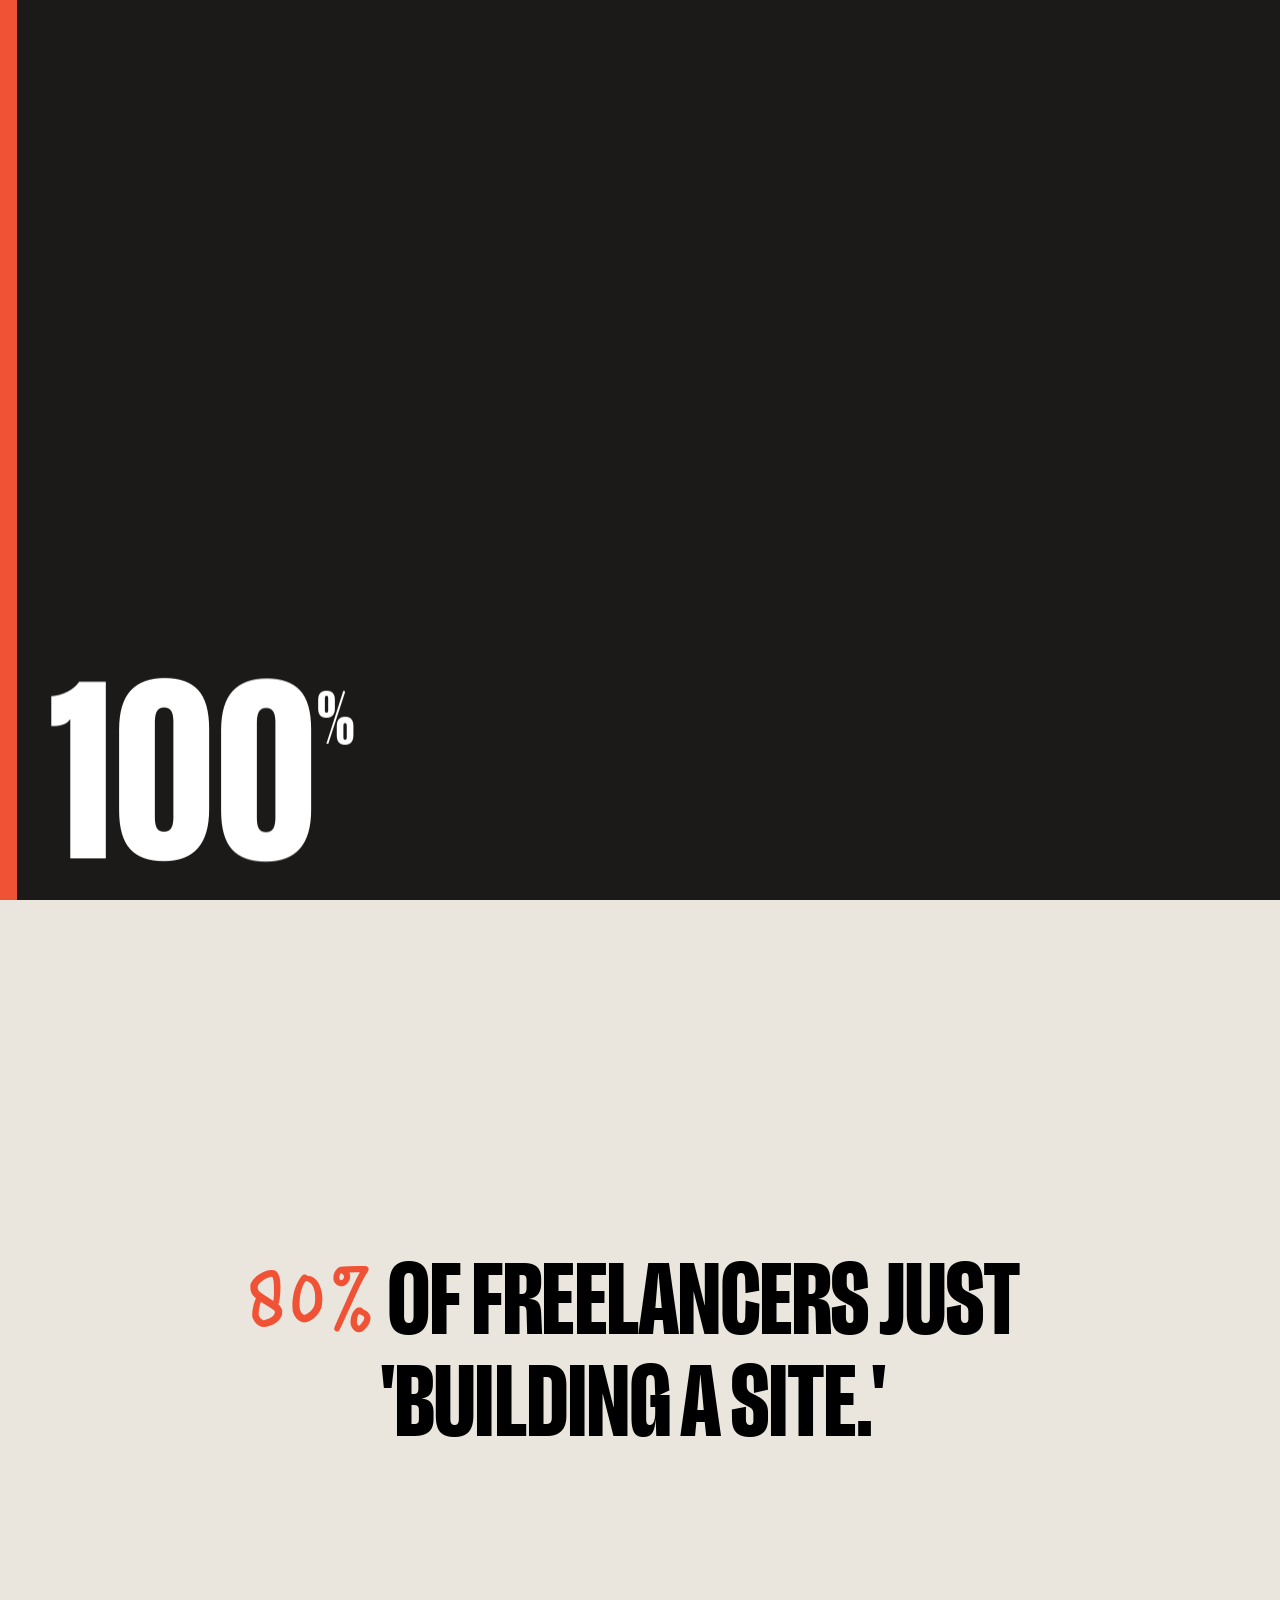
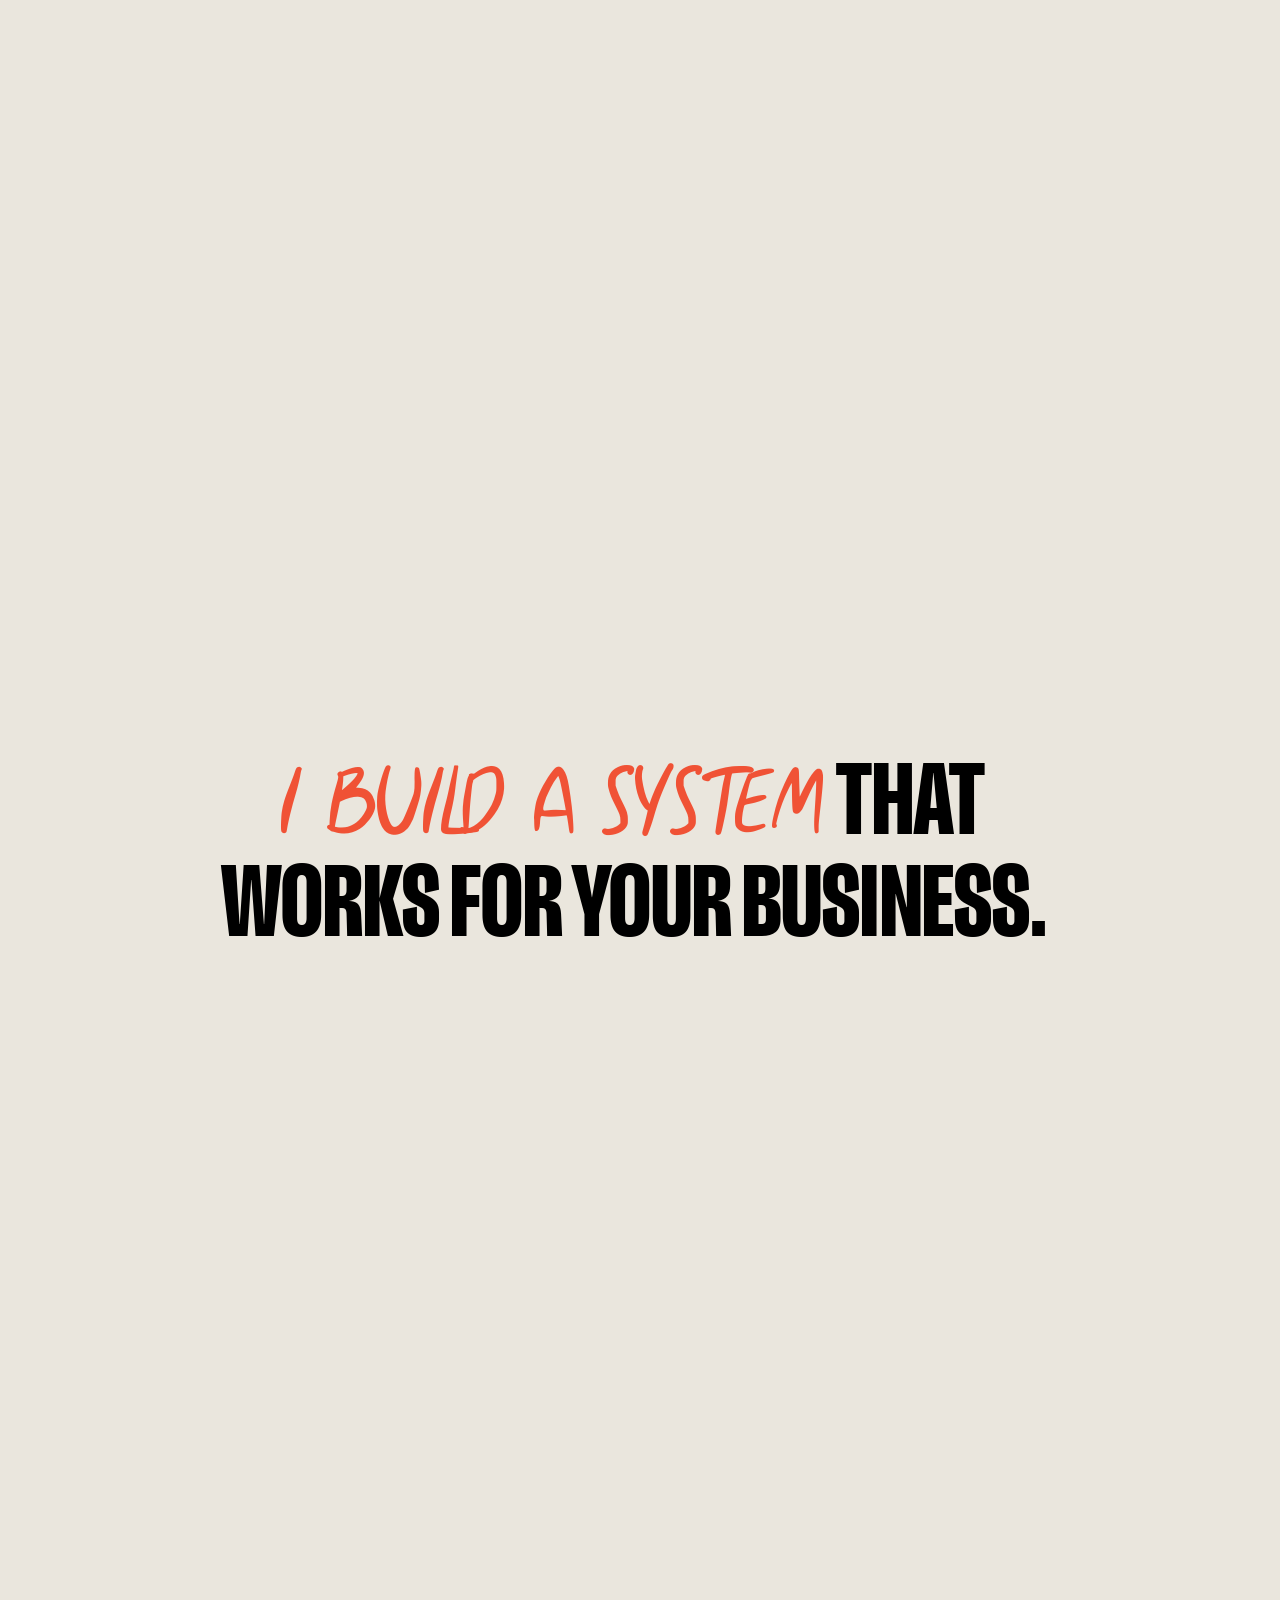
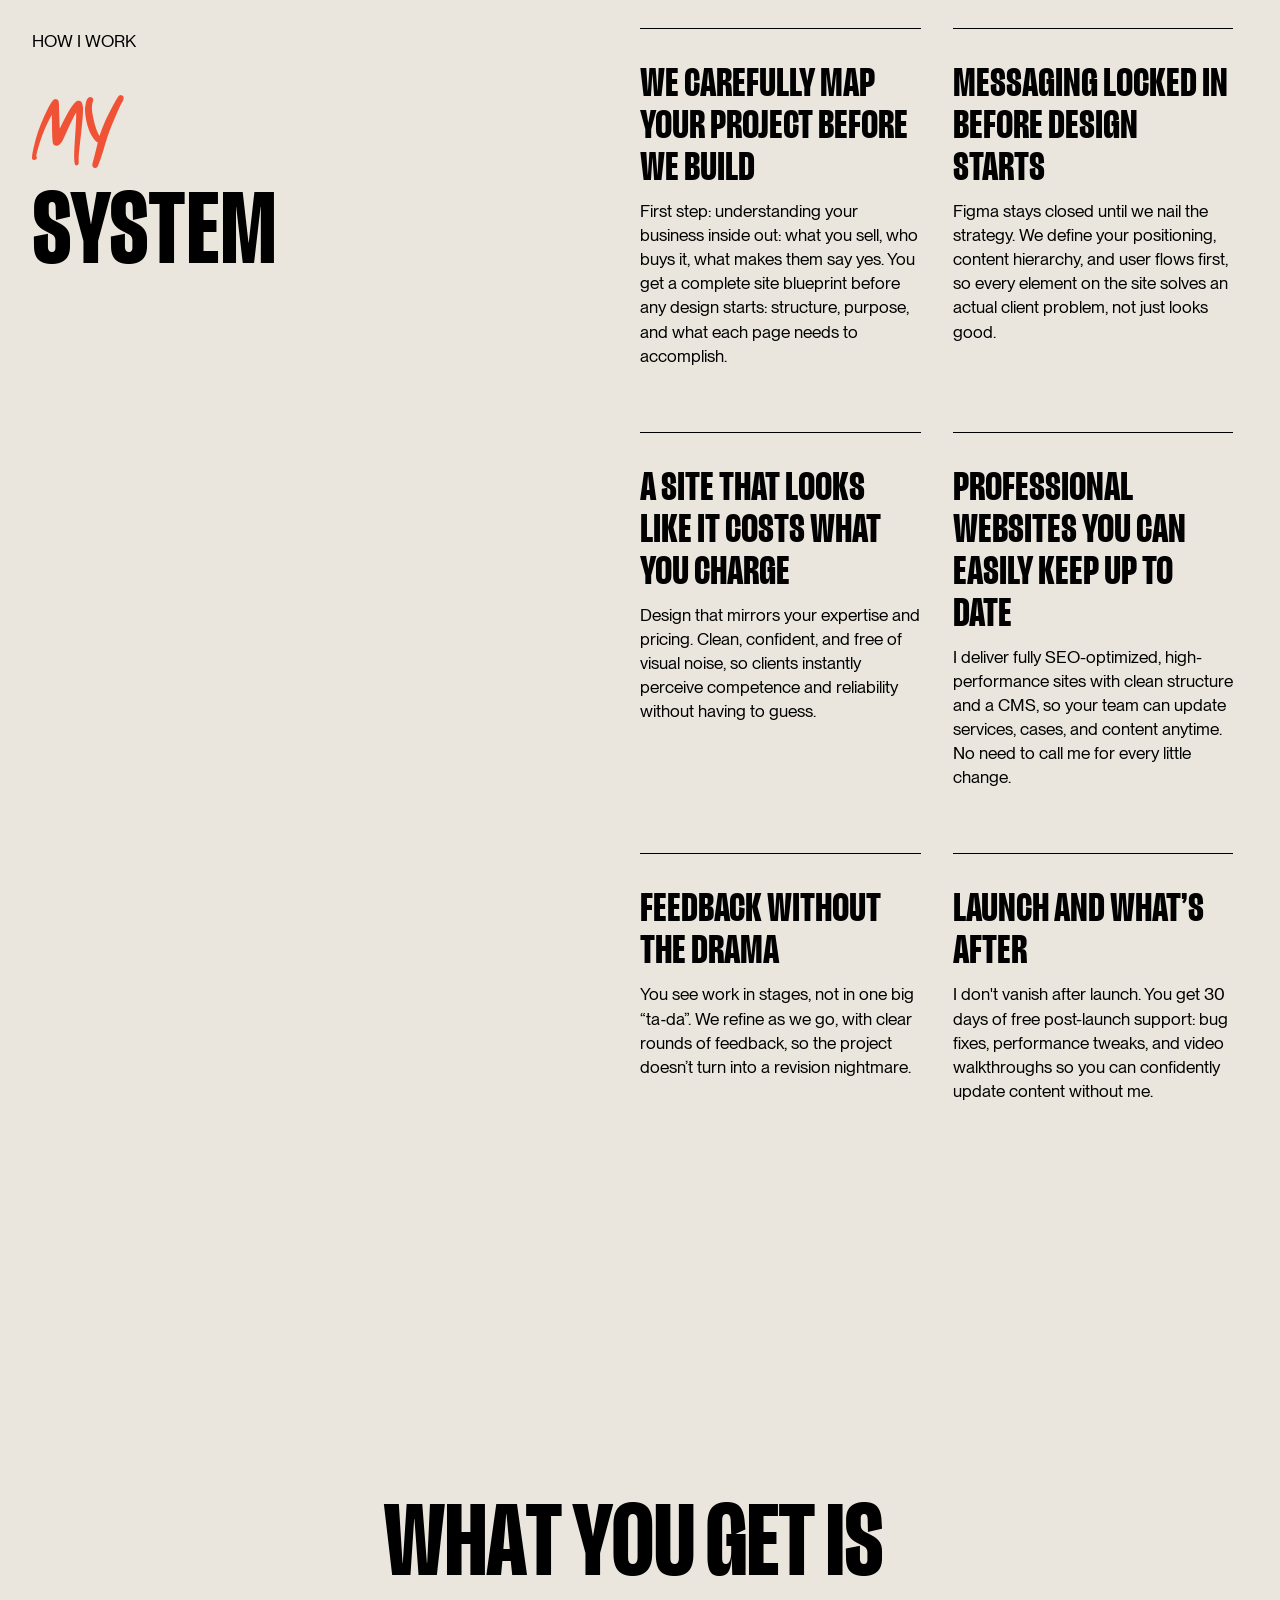
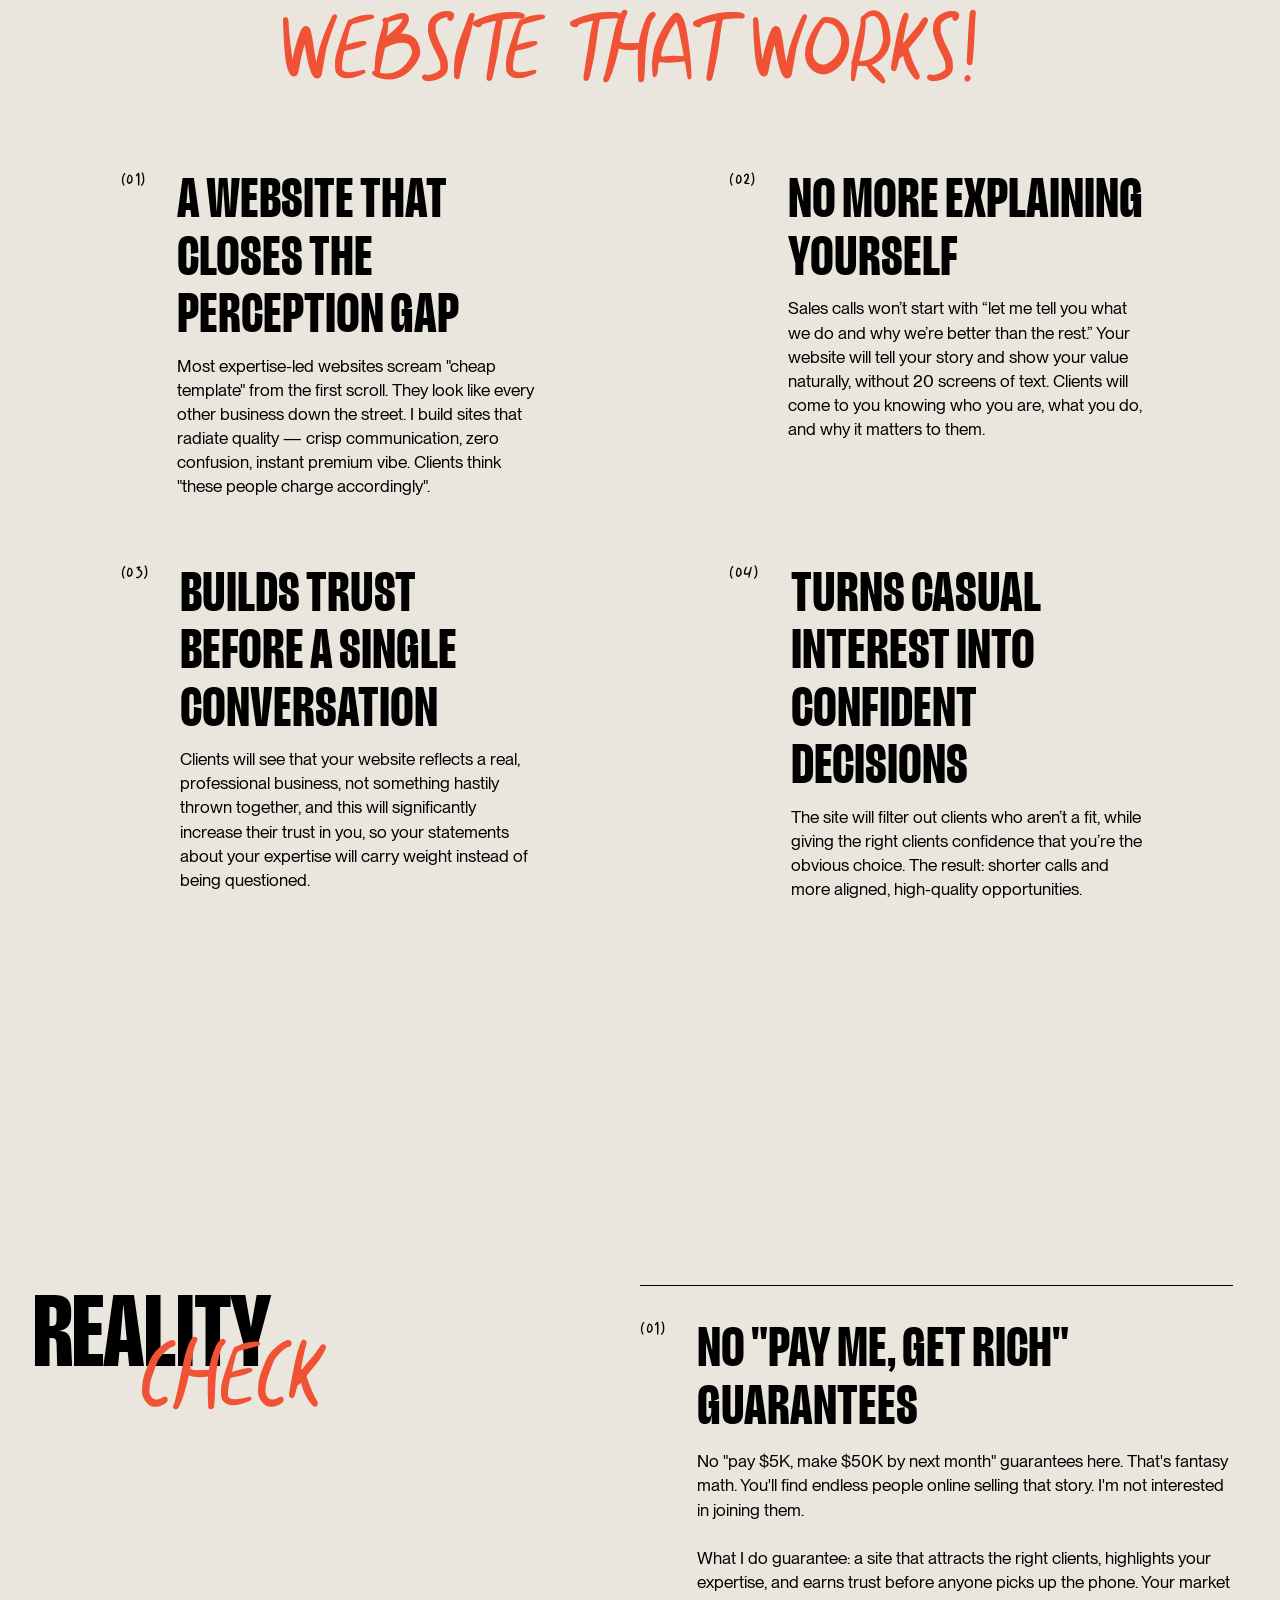
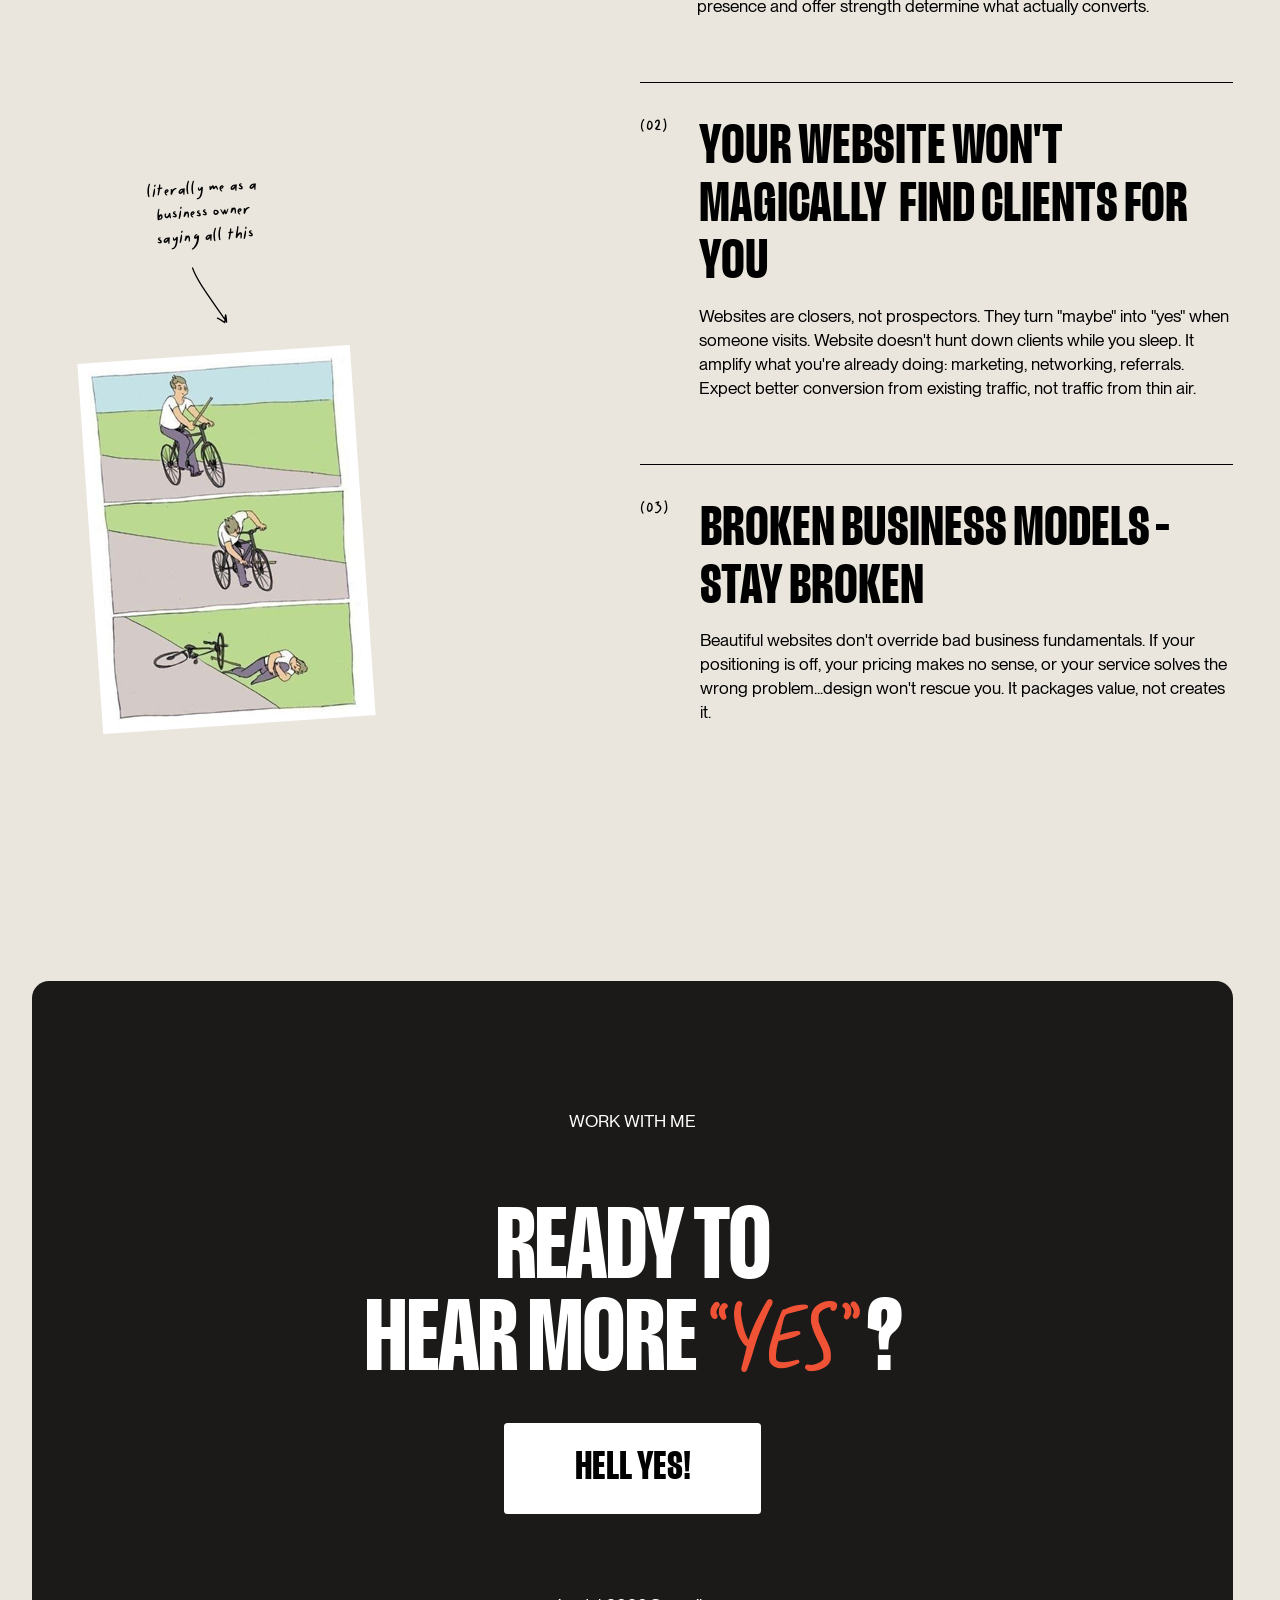
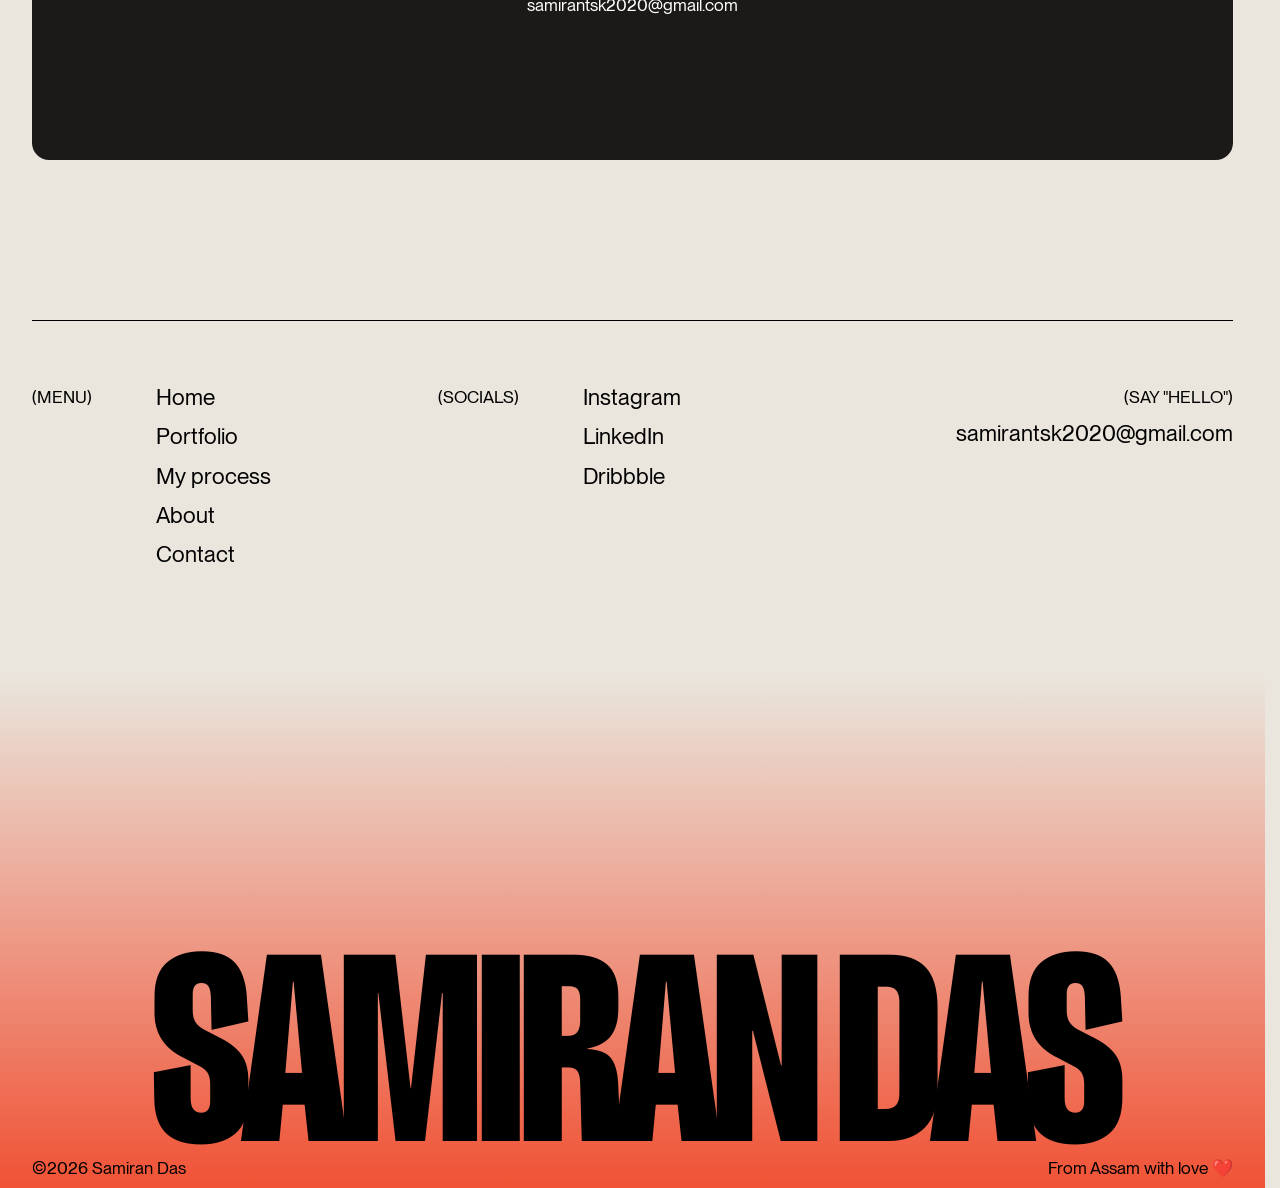
<file: process.html>
<!DOCTYPE html><!--  This site was created in Webflow. https://webflow.com  --><!--  Last Published: Wed Feb 11 2026 20:50:51 GMT+0000 (Coordinated Universal Time)  -->
<html lang="en">
<head>
  <meta charset="utf-8">
  <title>My Process | Samiran Das</title>
  <meta content="A simple, deliberate process focused on clarity, structure, and making your website easier to understand and trust." name="description">
  <meta content="My Process | Samiran Das" property="og:title">
  <meta content="A simple, deliberate process focused on clarity, structure, and making your website easier to understand and trust." property="og:description">
  <meta content="https://samirandas.com/og/og-process.jpg" property="og:image">
  <meta content="My Process | Samiran Das" property="twitter:title">
  <meta content="A simple, deliberate process focused on clarity, structure, and making your website easier to understand and trust." property="twitter:description">
  <meta content="https://samirandas.com/og/og-process.jpg" property="twitter:image">
  <meta property="og:type" content="website">
  <meta property="og:url" content="https://samirandas.com/process">
  <meta content="summary_large_image" name="twitter:card">
  <meta content="width=device-width, initial-scale=1" name="viewport">
  <meta name="google-site-verification" content="XIgofDAHlMo1m81nUU4iGGBMlECy_xV72gRnZVyx8-0" />
  <link rel="canonical" href="https://samirandas.com/process">
  <style>html{font-family:sans-serif;-ms-text-size-adjust:100%;-webkit-text-size-adjust:100%}body{margin:0}aside,main,nav,section{display:block}a{background-color:transparent}h1{font-size:2em;margin:.67em 0}img{border:0}svg:not(:root){overflow:hidden}button{color:inherit;font:inherit;margin:0}button{overflow:visible}button{text-transform:none}button{-webkit-appearance:button}button::-moz-focus-inner{border:0;padding:0}*{-webkit-box-sizing:border-box;-moz-box-sizing:border-box;box-sizing:border-box}html{height:100%}body{margin:0;min-height:100%;background-color:#fff;font-family:Arial,sans-serif;font-size:14px;line-height:20px;color:#333}img{max-width:100%;vertical-align:middle;display:inline-block}.w-inline-block{max-width:100%;display:inline-block}h1,h2{font-weight:700;margin-bottom:10px}h1{font-size:38px;line-height:44px;margin-top:20px}h2{font-size:32px;line-height:36px;margin-top:20px}p{margin-top:0;margin-bottom:10px}ul{margin-top:0;margin-bottom:10px;padding-left:40px}button{border:0;-webkit-appearance:button}.w-nav{position:relative;background:#ddd;z-index:1000}.w-nav:after,.w-nav:before{content:" ";display:table;grid-column-start:1;grid-row-start:1;grid-column-end:2;grid-row-end:2}.w-nav:after{clear:both}.w-nav-brand{position:relative;float:left;text-decoration:none;color:#333}.w-nav-menu{position:relative;float:right}@media screen and (max-width:767px){.w-nav-brand{padding-left:10px}}:root{--background-color--background-primary:var(--base-color-brand--brand-lightest);--_typography---font--font-body:"PP Neue Montreal",Arial,sans-serif;--_typography---font-size--text-main:clamp(1 * 1rem, ((1 - ((1.125 - 1) / (120 - 20) * 20)) * 1rem + ((1.125 - 1) / (120 - 20)) * 100vw), 1.125 * 1rem);--_typography---line-height--body:1.4;--_typography---font-weight--regular:400;--_typography---letter-spacing--normal:0em;--_typography---font--font-display:Lektorat,Impact,sans-serif;--_typography---font-size--h1:clamp(3 * 1rem, ((3 - ((7.125 - 3) / (120 - 20) * 20)) * 1rem + ((7.125 - 3) / (120 - 20)) * 100vw), 7.125 * 1rem);--_typography---font-weight--extra-bold:800;--_typography---letter-spacing--tight:-.02em;--_typography---font-size--h2:clamp(2.25 * 1rem, ((2.25 - ((4 - 2.25) / (90 - 20) * 20)) * 1rem + ((4 - 2.25) / (90 - 20)) * 100vw), 4 * 1rem);--_typography---font-size--h3:clamp(1.725 * 1rem, ((1.725 - ((2.5 - 1.725) / (120 - 20) * 20)) * 1rem + ((2.5 - 1.725) / (120 - 20)) * 100vw), 2.5 * 1rem);--link-color--link-primary:var(--base-color-neutral--black);--_spacing-size---main--space-md:var(--_spacing-size---base--spacing-6);--text-color--text-alternate:var(--base-color-neutral--white);--text-color--text-primary:var(--base-color-neutral--black);--text-color--text-secondary:#747474;--background-color--background-success:var(--base-color-system--success-green);--text-color--text-success:var(--base-color-system--success-green-dark);--_typography---line-height--h1:1.05;--_spacing-size---main--space-sm:var(--_spacing-size---base--spacing-4);--border-color--border-primary:var(--base-color-neutral--black);--background-color--background-alternate:var(--base-color-neutral--white);--background-color--background-secondary:var(--base-color-neutral--neutral-darker);--background-color--background-brand:var(--base-color-brand--brand);--background-color--background-error:var(--base-color-system--error-red);--text-color--text-error:var(--base-color-system--error-red-dark);--border-color--border-alternate:var(--base-color-neutral--white);--_spacing-size---main--space-2xl:var(--_spacing-size---base--spacing-12);--_spacing-size---main--space-lg:var(--_spacing-size---base--spacing-8);--background-color--background-warning:var(--base-color-system--warning-yellow);--text-color--text-warning:var(--base-color-system--warning-yellow-dark);--_spacing-size---navbar-height:5.375rem;--link-color--link-alternate:var(--base-color-neutral--white);--base-color-brand--brand:#f05235;--_typography---font-size--h0:clamp(6 * 1rem, ((6 - ((14 - 6) / (120 - 20) * 20)) * 1rem + ((14 - 6) / (120 - 20)) * 100vw), 14 * 1rem);--_spacing-size---main--space-xl:var(--_spacing-size---base--spacing-10);--_typography---font--font-accent:"Tentang Nanti One","Palatino Linotype",sans-serif;--_typography---letter-spacing--wide:.02em;--_spacing-size---main--space-2xs:var(--_spacing-size---base--spacing-2);--_spacing-size---main--space-xs:var(--_spacing-size---base--spacing-3);--_typography---line-height--regular:1;--base-color-neutral--neutral-darker:#1b1a18;--base-color-neutral--white:#fff;--_typography---font-size--full-screen:clamp(3rem, 13vw, 15rem);--base-color-neutral--black:#000;--_typography---font-size--h4:clamp(1.25 * 1rem, ((1.25 - ((1.5 - 1.25) / (120 - 20) * 20)) * 1rem + ((1.5 - 1.25) / (120 - 20)) * 100vw), 1.5 * 1rem);--_spacing-size---base--spacing-1:.25rem;--_spacing-size---base--spacing-2:.5rem;--base-color-brand--brand-lightest:#eae6dd;--_spacing-size---base--spacing-3:.75rem;--base-color-brand--brand-light:#ffd880;--_spacing-size---base--spacing-4:1rem;--_spacing-size---base--spacing-5:1.5rem;--_spacing-size---base--spacing-6:2rem;--_typography---font-size--display:clamp(6.5 * 1rem, ((6.5 - ((20 - 6.5) / (120 - 32) * 32)) * 1rem + ((20 - 6.5) / (120 - 32)) * 100vw), 20 * 1rem);--_spacing-size---base--spacing-7:3rem;--_spacing-size---base--spacing-8:4rem;--_spacing-size---base--spacing-9:6rem;--_spacing-size---base--spacing-10:8rem;--_spacing-size---base--spacing-11:12rem;--_spacing-size---base--spacing-12:16rem;--base-color-system--success-green:#cef5ca;--base-color-system--success-green-dark:#114e0b;--base-color-system--warning-yellow:#fcf8d8;--base-color-system--warning-yellow-dark:#5e5515;--base-color-system--error-red:#f8e4e4;--base-color-system--error-red-dark:#3b0b0b;--base-color-system--focus-state:#2d62ff;--border-color--border-brand:var(--base-color-brand--brand);--link-color--link-brand:var(--base-color-brand--brand)}.w-layout-hflex{flex-direction:row;align-items:flex-start;display:flex}.w-checkbox:before{content:" ";grid-area:1/1/2/2;display:table}.w-checkbox:after{content:" ";clear:both;grid-area:1/1/2/2;display:table}body{background-color:var(--background-color--background-primary);font-family:var(--_typography---font--font-body);color:#000;font-size:var(--_typography---font-size--text-main);line-height:var(--_typography---line-height--body);font-weight:var(--_typography---font-weight--regular);letter-spacing:var(--_typography---letter-spacing--normal)}h1{font-family:var(--_typography---font--font-display);font-size:var(--_typography---font-size--h1);line-height:1.05;font-weight:var(--_typography---font-weight--extra-bold);letter-spacing:var(--_typography---letter-spacing--tight);margin-top:0;margin-bottom:0}h2{font-family:var(--_typography---font--font-display);font-size:var(--_typography---font-size--h2);line-height:1.2;font-weight:var(--_typography---font-weight--extra-bold);margin-top:0;margin-bottom:0}p{font-family:var(--_typography---font--font-body);margin-bottom:0}a{font-family:var(--_typography---font--font-body);color:var(--link-color--link-primary)}ul{font-family:var(--_typography---font--font-body);margin-top:0;margin-bottom:0;padding-left:1.5rem}img{object-fit:cover;width:100%;height:100%;display:inline-block}.heading-style-h1{font-family:var(--_typography---font--font-display);font-size:var(--_typography---font-size--h1);line-height:var(--_typography---line-height--h1);font-weight:var(--_typography---font-weight--extra-bold);letter-spacing:var(--_typography---letter-spacing--tight);position:relative}.padding-global{padding-right:var(--_spacing-size---main--space-md);padding-left:var(--_spacing-size---main--space-md);flex:1;justify-content:space-between;align-items:stretch;display:flex}.page-wrapper{overflow:clip}.container-large{flex:1;width:100%;max-width:120rem;margin-left:auto;margin-right:auto}.nav_component{z-index:1000;height:var(--_spacing-size---navbar-height);padding-top:var(--_spacing-size---main--space-sm);padding-bottom:var(--_spacing-size---main--space-sm);will-change:transform;background-color:#0000;width:100%;position:absolute;inset:0% 0% auto;overflow:hidden;transform:translate(0)}.nav_container{flex-direction:row;justify-content:space-between;align-items:center;width:100%;max-width:120rem;margin-left:auto;margin-right:auto;display:flex}.nav_brand{justify-content:center;align-items:center;display:inline-flex;overflow:clip}.nav_logo{color:var(--link-color--link-primary);height:2.375rem}.nav_logo.is-white{color:var(--link-color--link-alternate)}.section_hero{position:relative}.hero_content-wrapper{padding-top:var(--_spacing-size---main--space-md);padding-bottom:var(--_spacing-size---main--space-md);grid-column-gap:var(--_spacing-size---main--space-lg);grid-row-gap:var(--_spacing-size---main--space-lg);height:calc(100svh - var(--_spacing-size---navbar-height));flex-flow:column;justify-content:space-between;align-items:center;display:flex}.hero_gradient{z-index:20;background-image:linear-gradient(0deg,var(--base-color-brand--brand),#0000);width:100%;height:40%;position:absolute;inset:auto 0% 0%}.hero_sticky-wrapper{will-change:transform;height:100svh;position:sticky;top:0}.hero_description-wrapper{width:100%}.hero_description-wrapper.grid-12{z-index:30;position:relative}.grid-12{grid-column-gap:1rem;grid-row-gap:1rem;grid-template-rows:auto;grid-template-columns:1fr 1fr 1fr 1fr 1fr 1fr 1fr 1fr 1fr 1fr 1fr 1fr;grid-auto-columns:1fr;display:grid}.hero_title-wrapper{width:100%}.text-style-accent{font-family:var(--_typography---font--font-accent);color:var(--base-color-brand--brand);font-weight:var(--_typography---font-weight--regular);letter-spacing:var(--_typography---letter-spacing--wide);position:relative;top:.05em}.text-style-accent.is-process-page{font-size:20cqi;position:absolute;inset:60% auto 0% 0%;z-index:10}.nav-floating{z-index:999;will-change:transform;position:fixed;inset:0% 0% auto}.nav-floating_content-wrapper{padding-top:var(--_spacing-size---main--space-sm);padding-bottom:var(--_spacing-size---main--space-sm);justify-content:space-between;align-items:center;width:100%}.nav-floating_content-wrapper.grid-12{z-index:999;position:relative;transform:translateY(-100%)}.nav-floating_logo-wrapper{padding-top:var(--_spacing-size---main--space-2xs);padding-right:var(--_spacing-size---main--space-2xs);padding-bottom:var(--_spacing-size---main--space-2xs);padding-left:var(--_spacing-size---main--space-2xs);background-color:var(--background-color--background-secondary);margin:calc(-1 * var(--_spacing-size---main--space-2xs));border-radius:4px;position:relative;overflow:clip}.nav-floating_button-wrapper{grid-row-gap:.25rem;justify-content:flex-start;align-items:center}.btn-animate-chars{padding-top:var(--_spacing-size---main--space-sm);padding-right:var(--_spacing-size---main--space-xs);padding-bottom:var(--_spacing-size---main--space-sm);padding-left:var(--_spacing-size---main--space-xs);grid-column-gap:var(--_spacing-size---main--space-2xs);grid-row-gap:var(--_spacing-size---main--space-2xs);color:var(--link-color--link-alternate);text-transform:uppercase;border-radius:.25em;flex-grow:1;justify-content:center;align-items:center;max-width:15em;height:3.375rem;line-height:1;text-decoration:none;display:flex;position:relative}.btn-animate-chars.is-nav-link{grid-column-gap:1rem;grid-row-gap:1rem;color:var(--link-color--link-primary);grid-template-rows:auto auto;grid-template-columns:1fr 1fr;grid-auto-columns:1fr;display:inline-flex}.btn-animate-chars.hide-tablet{background-color:var(--background-color--background-secondary);color:var(--link-color--link-alternate);height:3.375rem}.btn-animate-chars.is-footer-link{color:var(--text-color--text-primary);text-transform:none;flex:0 auto;justify-content:flex-start;align-items:center;width:auto;height:auto;padding:0}.btn-animate-chars.is-menu{font-family:var(--_typography---font--font-display);color:var(--link-color--link-primary);font-size:var(--_typography---font-size--h1);line-height:var(--_typography---line-height--regular);font-weight:var(--_typography---font-weight--extra-bold);height:1em}.btn-animate-chars__bg{background-color:var(--background-color--background-secondary);border-radius:.25em;position:absolute;inset:0}.btn-animate-chars__text{line-height:var(--_typography---line-height--body);white-space:nowrap}.loading__numbers{color:var(--text-color--text-alternate);flex-flow:row;align-items:flex-start;font-size:calc(10vw + 10vh);display:flex;position:absolute;bottom:.1em;left:.23em}.loading__progress{width:1em;height:100%;position:absolute;bottom:0;left:0}.loading-screen{background-color:var(--background-color--background-secondary);width:100%;height:100%;position:absolute;top:0;left:0}.loading__number{text-transform:uppercase;line-height:1;position:relative}.loading__number-group{flex-flow:column;height:1em;display:flex;position:relative;overflow:hidden}.loading__number-wrap{font-family:var(--_typography---font--font-display);font-weight:var(--_typography---font-weight--extra-bold);will-change:transform;flex-flow:column;display:flex;position:relative}.loading__percentage{text-transform:uppercase;will-change:transform;line-height:1;position:relative}.loading__percentage-wrap{font-family:var(--_typography---font--font-display);font-size:.3em;font-weight:var(--_typography---font-weight--extra-bold);flex-flow:column;justify-content:flex-start;margin-top:.375em;display:flex;overflow:hidden}.loading__progress-inner{background-color:var(--base-color-brand--brand);transform-origin:bottom;width:100%;height:100%;position:absolute;top:0;left:0}.loading-container{z-index:9999;position:fixed;inset:0;overflow:hidden}.image_button{filter:grayscale();width:2.375rem;height:2.375rem}.spacer-nav{height:var(--_spacing-size---navbar-height)}.selected-projects_dynamic-element-wrapper{text-align:center;grid-area:1/1;justify-self:center;width:-moz-fit-content;width:fit-content;max-width:100%;position:relative;overflow:visible}.bold-nav-full__hamburger{color:var(--base-color-neutral--white);background-color:#0000;justify-content:center;align-items:center;width:3em;height:3em;display:flex;position:relative;overflow:hidden}.bold-nav__word{position:relative}.bold-nav-full{z-index:998;height:100vh;position:fixed;inset:0}.bold-nav-full__tile{background-color:var(--base-color-brand--brand);flex-flow:column;justify-content:center;align-items:center;width:100%;height:100%;display:flex;position:absolute;top:0;left:0}.bold-nav__bottom{justify-content:space-between;align-items:center;width:100%;padding:2rem;display:flex;position:absolute;bottom:0;left:0}.bold-nav-full__hamburger-bar{background-color:currentColor;width:2em;height:.125em;position:absolute}.nav_menu_button_wrapper{display:none}.proccess_hero_image{z-index:10;object-fit:contain;object-position:50% 100%;width:100%;height:90%;position:absolute;inset:auto 0% 0%;overflow:hidden}.proccess-title{text-transform:uppercase;text-align:center;font-size:clamp(2rem,27vw,32.75rem);text-wrap-mode:nowrap;position:relative}.note-scroller{height:300vh}.section_note{z-index:1;background-color:var(--background-color--background-primary);position:sticky;top:0}.section_note-content-wrapper{padding-top:var(--_spacing-size---main--space-xl);padding-bottom:var(--_spacing-size---main--space-xl);justify-content:center;align-items:center;width:100%;height:100svh;display:flex}.note_title-wrapper{text-align:center;text-transform:uppercase;width:70%;will-change:transform,opacity}@media screen and (max-width:991px){.w-nav[data-collapse=medium] .w-nav-menu{display:none}.hide-tablet{display:none}.nav_container.grid-12{display:flex}.hero_gradient{background-image:linear-gradient(0deg,var(--base-color-brand--brand) 10%,#0000)}.hero_description-wrapper.grid-12{grid-template-columns:1fr 1fr 1fr 1fr 1fr 1fr}.nav-floating_content-wrapper.grid-12{display:flex}.nav_floating-menu_button_wrapper{flex:none;display:block}.bold-nav-full{height:100svh}.bold-nav__bottom{justify-content:center;align-items:center}.nav_menu_button_wrapper{display:block}.proccess-title{font-size:clamp(2rem,26vw,32.75rem)}.proccess_hero_image{object-fit:cover;height:80%}.note_title-wrapper{width:90%}}@media screen and (max-width:767px){h1{font-size:2.5rem}h2{font-size:2rem}.proccess_hero_image{object-position:50% 100%}.section_note-content-wrapper{padding-top:var(--_spacing-size---main--space-lg);padding-bottom:var(--_spacing-size---main--space-lg)}.note_title-wrapper{width:100%}}@media screen and (max-width:479px){.padding-global{padding-right:var(--_spacing-size---main--space-sm);padding-left:var(--_spacing-size---main--space-sm)}.nav_brand{padding:0}.hero_gradient{background-image:linear-gradient(0deg,var(--base-color-brand--brand) 35%,#0000)}.hero_description-wrapper.grid-12{flex-flow:column;grid-template-rows:auto auto;grid-auto-flow:column;justify-content:flex-start;align-items:flex-start}.proccess_hero_image{object-position:50% 50%}}#w-node-_56d7a6e2-6a8f-a6c1-3126-bbe70b01c29d-9bc330ca{grid-area:1/10/2/13;place-self:end}#w-node-b8746c17-49f3-e23f-2450-035ccf3f8f4d-9bc330ca{grid-area:1/1/2/4;align-self:center}#w-node-_47234ead-2f65-1b9f-2d30-4cef7bfc2f83-9bc330ca{grid-area:2/10/3/13;align-self:center}#w-node-_54d00f86-95d0-e92f-5c02-e7ecdcc823f7-9bc330ca{grid-area:3/5/4/8;align-self:center}#w-node-a1051b1a-0d31-8ee3-9950-4cdc1afa81f7-9bc330ca{grid-area:1/1/2/5;align-self:center}#w-node-_434b9bfe-a737-3d9e-4e49-9832426ede42-9bc330ca{grid-area:2/10/3/13;align-self:center}#w-node-fdee3776-5e82-4ed1-832e-9a3954450e39-9bc330ca{grid-area:3/3/4/6;align-self:center}#w-node-_1fc4100e-fb2a-79e2-adc5-88207838ee20-9bc330ca{grid-area:1/1/2/4;align-self:center}#w-node-c84b624d-d70e-334d-15ae-2f28e52ad0ce-9bc330ca{grid-area:2/10/3/13;align-self:center}#w-node-_1dbb6a05-84ee-bbbe-eb9e-d798b5b4a292-9bc330ca{grid-area:3/5/4/8;align-self:center}#w-node-_75e8a085-41ba-caea-f4f8-9f2edab746ec-9bc330ca{grid-area:1/1/2/4;align-self:end}#w-node-_14ff6da5-e54e-1d62-7b73-f54fb031ac7a-9bc330ca{grid-area:1/5/2/9}#w-node-_83b9e576-b438-caee-76e9-88371154c2cd-9bc330ca{grid-area:1/10/2/13;align-self:end}#w-node-_5c846574-619c-abe4-bf11-5f1244a51ee6-44a51ee1{grid-area:span 1/span 4/span 1/span 4}#w-node-_5c846574-619c-abe4-bf11-5f1244a51ef9-44a51ee1{grid-area:span 1/span 3/span 1/span 3}#w-node-_5c846574-619c-abe4-bf11-5f1244a51f09-44a51ee1{grid-area:span 1/span 5/span 1/span 5;justify-self:end}#w-node-_66ba0810-e130-04d9-7ee0-976a441252ef-441252ef{grid-area:1/10/2/13;justify-self:end}#w-node-a1b0bac0-0696-7738-12d1-d21c49264474-49264453{grid-column:span 2/span 2;justify-self:start}#w-node-a1b0bac0-0696-7738-12d1-d21c49264479-49264453{grid-area:1/4/2/10;justify-self:center}#w-node-a1b0bac0-0696-7738-12d1-d21c49264482-49264453{grid-area:1/10/2/13;justify-self:end}#w-node-_396176c6-906a-9f74-c6d0-8a4663dfdeac-63dfdea9{grid-area:span 1/span 2/span 1/span 2;justify-self:start}#w-node-_396176c6-906a-9f74-c6d0-8a4663dfdeae-63dfdea9{grid-area:1/4/2/10;justify-self:center}#w-node-_66ba0810-e130-04d9-7ee0-976a441252f5-63dfdea9{grid-area:1/10/2/13;justify-self:end}#w-node-b224ec27-30fa-be84-48bf-7ed471542af3-9bc330cd{grid-area:span 1/span 1/span 1/span 1}#w-node-_32eadc24-e391-a089-abe0-fb5b6627cb45-9bc330cd,#w-node-_32eadc24-e391-a089-abe0-fb5b6627cb5e-9bc330cd,#w-node-_40538c8c-870b-b365-34c4-2a06f0f8567d-9bc330cd,#w-node-_5d224905-8a1e-1460-7532-d38cb7ec37c1-9bc330cd{grid-area:span 1/span 1/span 1/span 1}#w-node-_32eadc24-e391-a089-abe0-fb5b6627cb63-9bc330cd{grid-area:span 1/span 1/span 1/span 1}#w-node-_32eadc24-e391-a089-abe0-fb5b6627cbb8-9bc330cd,#w-node-_32eadc24-e391-a089-abe0-fb5b6627cbc2-9bc330cd,#w-node-_32eadc24-e391-a089-abe0-fb5b6627cbc3-9bc330cd{grid-area:span 1/span 1/span 1/span 1}#w-node-_32eadc24-e391-a089-abe0-fb5b6627cc8a-9bc330cd{grid-area:span 1/span 1/span 1/span 1}#w-node-_32eadc24-e391-a089-abe0-fb5b6627cd08-9bc330cd{grid-area:span 1/span 1/span 1/span 1}#w-node-_30684373-af34-3818-02a4-e58b3ffef416-9bc330cd{grid-area:span 1/span 1/span 1/span 1}#w-node-_30684373-af34-3818-02a4-e58b3ffef41a-9bc330cd,#w-node-_607f7d05-3862-9cc1-ac80-7ec0d8a1d8f6-9bc330cd{grid-area:span 1/span 1/span 1/span 1}#w-node-_32eadc24-e391-a089-abe0-fb5b6627cd6b-9bc330cd,#w-node-_32eadc24-e391-a089-abe0-fb5b6627cd98-9bc330cd,#w-node-_607f7d05-3862-9cc1-ac80-7ec0d8a1d8fa-9bc330cd{grid-area:span 1/span 1/span 1/span 1}#w-node-c714a2f7-15d5-a415-da95-29adc4220e0f-1cbf0339{grid-column:span 3/span 3;place-self:end start}#w-node-c714a2f7-15d5-a415-da95-29adc4220e11-1cbf0339{grid-area:1/10/2/13;place-self:end}#w-node-c11a692c-00f1-10d0-87bb-606a237e39cc-1cbf0339{grid-area:1/7/2/13}#w-node-_27c4bb49-057f-35ee-1fb3-e9744f729984-1cbf0339{grid-area:1/7/2/13}#w-node-ee2e4f6c-835b-4ca0-dcf4-be06c932391d-4db38b37{grid-area:1/1/2/7}#w-node-b2cc4434-73b3-5f12-9949-7369a05cf684-4db38b37{grid-area:1/8/2/13}#w-node-e6508478-1853-2f1e-9ba7-63d78d419304-4db38b37{grid-area:1/1/2/6;align-self:center}#w-node-e6508478-1853-2f1e-9ba7-63d78d419306-4db38b37{grid-area:1/8/2/13;align-self:center}#w-node-e6508478-1853-2f1e-9ba7-63d78d419309-4db38b37{grid-area:1/3/2/11;align-self:center}#w-node-e6508478-1853-2f1e-9ba7-63d78d419319-4db38b37{grid-area:1/5/2/13;align-self:center}#w-node-e6508478-1853-2f1e-9ba7-63d78d419321-4db38b37{grid-area:1/1/2/6;align-self:center}#w-node-e6508478-1853-2f1e-9ba7-63d78d419323-4db38b37{grid-area:1/8/2/13;align-self:center}#w-node-e6508478-1853-2f1e-9ba7-63d78d419326-4db38b37{grid-area:1/1/2/9;align-self:center}#w-node-e6508478-1853-2f1e-9ba7-63d78d41932b-4db38b37{grid-area:1/3/2/11;align-self:center}#w-node-ee2e4f6c-835b-4ca0-dcf4-be06c932391d-5e7c3cdd{grid-area:1/1/2/7}#w-node-b2cc4434-73b3-5f12-9949-7369a05cf684-5e7c3cdd{grid-area:1/8/2/13}#w-node-e6508478-1853-2f1e-9ba7-63d78d419304-5e7c3cdd{grid-area:1/1/2/6;align-self:center}#w-node-e6508478-1853-2f1e-9ba7-63d78d419306-5e7c3cdd{grid-area:1/8/2/13;align-self:center}#w-node-e6508478-1853-2f1e-9ba7-63d78d419309-5e7c3cdd{grid-area:1/3/2/11;align-self:center}#w-node-e6508478-1853-2f1e-9ba7-63d78d419319-5e7c3cdd{grid-area:1/5/2/13;align-self:center}#w-node-e6508478-1853-2f1e-9ba7-63d78d419321-5e7c3cdd{grid-area:1/1/2/6;align-self:center}#w-node-e6508478-1853-2f1e-9ba7-63d78d419323-5e7c3cdd{grid-area:1/8/2/13;align-self:center}#w-node-e6508478-1853-2f1e-9ba7-63d78d419326-5e7c3cdd{grid-area:1/1/2/9;align-self:center}#w-node-e6508478-1853-2f1e-9ba7-63d78d41932b-5e7c3cdd{grid-area:1/3/2/11;align-self:center}#w-node-ee2e4f6c-835b-4ca0-dcf4-be06c932391d-10d9b2ba{grid-area:1/1/2/7}#w-node-b2cc4434-73b3-5f12-9949-7369a05cf684-10d9b2ba{grid-area:1/8/2/13}#w-node-e6508478-1853-2f1e-9ba7-63d78d419304-10d9b2ba{grid-area:1/1/2/6;align-self:center}#w-node-e6508478-1853-2f1e-9ba7-63d78d419306-10d9b2ba{grid-area:1/8/2/13;align-self:center}#w-node-e6508478-1853-2f1e-9ba7-63d78d419309-10d9b2ba{grid-area:1/3/2/11;align-self:center}#w-node-e6508478-1853-2f1e-9ba7-63d78d419319-10d9b2ba{grid-area:1/5/2/13;align-self:center}#w-node-e6508478-1853-2f1e-9ba7-63d78d419321-10d9b2ba{grid-area:1/1/2/6;align-self:center}#w-node-e6508478-1853-2f1e-9ba7-63d78d419323-10d9b2ba{grid-area:1/8/2/13;align-self:center}#w-node-e6508478-1853-2f1e-9ba7-63d78d419326-10d9b2ba{grid-area:1/1/2/9;align-self:center}#w-node-e6508478-1853-2f1e-9ba7-63d78d41932b-10d9b2ba{grid-area:1/3/2/11;align-self:center}#w-node-ee2e4f6c-835b-4ca0-dcf4-be06c932391d-3675ea96{grid-area:1/1/2/7}#w-node-b2cc4434-73b3-5f12-9949-7369a05cf684-3675ea96{grid-area:1/8/2/13}#w-node-e6508478-1853-2f1e-9ba7-63d78d419309-3675ea96{grid-area:1/3/2/11;align-self:center}#w-node-e6508478-1853-2f1e-9ba7-63d78d419319-3675ea96{grid-area:1/5/2/13;align-self:center}#w-node-e6508478-1853-2f1e-9ba7-63d78d41931b-3675ea96{grid-area:1/8/2/13;align-self:center}#w-node-e6508478-1853-2f1e-9ba7-63d78d419326-3675ea96{grid-area:1/1/2/9;align-self:center}#w-node-e6508478-1853-2f1e-9ba7-63d78d419328-3675ea96{grid-area:1/8/2/13;align-self:center}#w-node-b31cc52d-03fd-9803-f256-23ad776e9093-3675ea96{grid-area:1/3/2/11;align-self:center}#w-node-b53375e5-f189-34eb-4cd6-2e80895f59df-3675ea96{grid-area:1/5/2/13;align-self:center}#w-node-b53375e5-f189-34eb-4cd6-2e80895f59e1-3675ea96{grid-area:1/8/2/13;align-self:center}#w-node-_4e2d4ae6-4b4e-25db-efef-b3a055cf36ac-3675ea96{grid-area:1/1/2/9;align-self:center}#w-node-_4e2d4ae6-4b4e-25db-efef-b3a055cf36ae-3675ea96{grid-area:1/8/2/13;align-self:center}#w-node-ee2e4f6c-835b-4ca0-dcf4-be06c932391d-89d87b9e{grid-area:1/1/2/7}#w-node-b2cc4434-73b3-5f12-9949-7369a05cf684-89d87b9e{grid-area:1/8/2/13}#w-node-e6508478-1853-2f1e-9ba7-63d78d419304-89d87b9e{grid-area:1/1/2/6;align-self:center}#w-node-e6508478-1853-2f1e-9ba7-63d78d419306-89d87b9e{grid-area:1/8/2/13;align-self:center}#w-node-e6508478-1853-2f1e-9ba7-63d78d419309-89d87b9e{grid-area:1/3/2/11;align-self:center}#w-node-e6508478-1853-2f1e-9ba7-63d78d419326-89d87b9e{grid-area:1/1/2/9;align-self:center}#w-node-e6508478-1853-2f1e-9ba7-63d78d41932b-89d87b9e{grid-area:1/3/2/11;align-self:center}#w-node-ee2e4f6c-835b-4ca0-dcf4-be06c932391d-1fd609ba{grid-area:1/1/2/7}#w-node-b2cc4434-73b3-5f12-9949-7369a05cf684-1fd609ba{grid-area:1/8/2/13}#w-node-db780d09-ddae-4817-2952-234bf4506921-1fd609ba{grid-area:1/3/2/11;align-self:center}#w-node-db780d09-ddae-4817-2952-234bf4506924-1fd609ba{grid-area:1/5/2/13;align-self:center}#w-node-db780d09-ddae-4817-2952-234bf4506926-1fd609ba{grid-area:1/8/2/13;align-self:center}#w-node-db780d09-ddae-4817-2952-234bf4506929-1fd609ba{grid-area:1/1/2/9;align-self:center}#w-node-db780d09-ddae-4817-2952-234bf450692b-1fd609ba{grid-area:1/8/2/13;align-self:center}#w-node-db780d09-ddae-4817-2952-234bf4506931-1fd609ba{grid-area:1/3/2/11;align-self:center}#w-node-db780d09-ddae-4817-2952-234bf4506934-1fd609ba{grid-area:1/5/2/13;align-self:center}#w-node-db780d09-ddae-4817-2952-234bf4506936-1fd609ba{grid-area:1/8/2/13;align-self:center}#w-node-db780d09-ddae-4817-2952-234bf4506939-1fd609ba{grid-area:1/1/2/9;align-self:center}#w-node-db780d09-ddae-4817-2952-234bf450693b-1fd609ba{grid-area:1/8/2/13;align-self:center}#w-node-_01ba48fd-acab-c462-7612-47b9ca4905fc-1fd609ba{grid-area:1/3/2/11;align-self:center}@media screen and (max-width:991px){#w-node-_56d7a6e2-6a8f-a6c1-3126-bbe70b01c29d-9bc330ca{grid-area:span 1/span 3/span 1/span 3}#w-node-_75e8a085-41ba-caea-f4f8-9f2edab746ec-9bc330ca{grid-area:2/1/3/7}#w-node-_83b9e576-b438-caee-76e9-88371154c2cd-9bc330ca{grid-area:3/1/4/7}#w-node-_5c846574-619c-abe4-bf11-5f1244a51ee6-44a51ee1,#w-node-_5c846574-619c-abe4-bf11-5f1244a51ef9-44a51ee1{grid-area:span 1/span 3/span 1/span 3}#w-node-_5c846574-619c-abe4-bf11-5f1244a51f09-44a51ee1{grid-area:span 1/span 3/span 1/span 3;justify-self:start}#w-node-c714a2f7-15d5-a415-da95-29adc4220e11-1cbf0339{grid-area:span 1/span 3/span 1/span 3}#w-node-c11a692c-00f1-10d0-87bb-606a237e39cc-1cbf0339{grid-area:span 1/span 4/span 1/span 4}#w-node-_16786bcd-7ff6-19b8-9968-511e928e26fd-1cbf0339{grid-area:span 1/span 2/span 1/span 2}#w-node-_27c4bb49-057f-35ee-1fb3-e9744f729984-1cbf0339{grid-area:span 1/span 4/span 1/span 4}#w-node-_01ba48fd-acab-c462-7612-47b9ca4905fc-1fd609ba,#w-node-db780d09-ddae-4817-2952-234bf4506921-1fd609ba,#w-node-db780d09-ddae-4817-2952-234bf4506924-1fd609ba,#w-node-db780d09-ddae-4817-2952-234bf4506929-1fd609ba,#w-node-db780d09-ddae-4817-2952-234bf4506931-1fd609ba,#w-node-db780d09-ddae-4817-2952-234bf4506934-1fd609ba{grid-area:span 1/span 6/span 1/span 6}.hide-tablet{display:none!important}}@media screen and (max-width:767px){#w-node-e6508478-1853-2f1e-9ba7-63d78d419304-4db38b37,#w-node-e6508478-1853-2f1e-9ba7-63d78d419306-4db38b37{grid-area:span 1/span 3/span 1/span 3}#w-node-e6508478-1853-2f1e-9ba7-63d78d419309-4db38b37,#w-node-e6508478-1853-2f1e-9ba7-63d78d419319-4db38b37{grid-area:span 1/span 6/span 1/span 6}#w-node-e6508478-1853-2f1e-9ba7-63d78d419321-4db38b37,#w-node-e6508478-1853-2f1e-9ba7-63d78d419323-4db38b37{grid-area:span 1/span 3/span 1/span 3}#w-node-e6508478-1853-2f1e-9ba7-63d78d419326-4db38b37,#w-node-e6508478-1853-2f1e-9ba7-63d78d41932b-4db38b37{grid-area:span 1/span 6/span 1/span 6}#w-node-e6508478-1853-2f1e-9ba7-63d78d419304-5e7c3cdd,#w-node-e6508478-1853-2f1e-9ba7-63d78d419306-5e7c3cdd{grid-area:span 1/span 3/span 1/span 3}#w-node-e6508478-1853-2f1e-9ba7-63d78d419309-5e7c3cdd,#w-node-e6508478-1853-2f1e-9ba7-63d78d419319-5e7c3cdd{grid-area:span 1/span 6/span 1/span 6}#w-node-e6508478-1853-2f1e-9ba7-63d78d419321-5e7c3cdd,#w-node-e6508478-1853-2f1e-9ba7-63d78d419323-5e7c3cdd{grid-area:span 1/span 3/span 1/span 3}#w-node-b2cc4434-73b3-5f12-9949-7369a05cf684-10d9b2ba,#w-node-e6508478-1853-2f1e-9ba7-63d78d419326-5e7c3cdd,#w-node-e6508478-1853-2f1e-9ba7-63d78d41932b-5e7c3cdd,#w-node-ee2e4f6c-835b-4ca0-dcf4-be06c932391d-10d9b2ba{grid-area:span 1/span 6/span 1/span 6}#w-node-e6508478-1853-2f1e-9ba7-63d78d419304-10d9b2ba,#w-node-e6508478-1853-2f1e-9ba7-63d78d419306-10d9b2ba{grid-area:span 1/span 3/span 1/span 3}#w-node-e6508478-1853-2f1e-9ba7-63d78d419309-10d9b2ba,#w-node-e6508478-1853-2f1e-9ba7-63d78d419319-10d9b2ba{grid-area:span 1/span 6/span 1/span 6}#w-node-e6508478-1853-2f1e-9ba7-63d78d419321-10d9b2ba,#w-node-e6508478-1853-2f1e-9ba7-63d78d419323-10d9b2ba{grid-area:span 1/span 3/span 1/span 3}#w-node-b31cc52d-03fd-9803-f256-23ad776e9093-3675ea96,#w-node-b53375e5-f189-34eb-4cd6-2e80895f59df-3675ea96,#w-node-e6508478-1853-2f1e-9ba7-63d78d419309-3675ea96,#w-node-e6508478-1853-2f1e-9ba7-63d78d419319-3675ea96,#w-node-e6508478-1853-2f1e-9ba7-63d78d419326-10d9b2ba,#w-node-e6508478-1853-2f1e-9ba7-63d78d41932b-10d9b2ba{grid-area:span 1/span 6/span 1/span 6}#w-node-e6508478-1853-2f1e-9ba7-63d78d419304-89d87b9e,#w-node-e6508478-1853-2f1e-9ba7-63d78d419306-89d87b9e{grid-area:span 1/span 3/span 1/span 3}#w-node-e6508478-1853-2f1e-9ba7-63d78d419309-89d87b9e,#w-node-e6508478-1853-2f1e-9ba7-63d78d419326-89d87b9e,#w-node-e6508478-1853-2f1e-9ba7-63d78d41932b-89d87b9e{grid-area:span 1/span 6/span 1/span 6}#w-node-_01ba48fd-acab-c462-7612-47b9ca4905fc-1fd609ba,#w-node-db780d09-ddae-4817-2952-234bf4506924-1fd609ba,#w-node-db780d09-ddae-4817-2952-234bf4506926-1fd609ba,#w-node-db780d09-ddae-4817-2952-234bf4506929-1fd609ba,#w-node-db780d09-ddae-4817-2952-234bf4506931-1fd609ba,#w-node-db780d09-ddae-4817-2952-234bf4506934-1fd609ba,#w-node-db780d09-ddae-4817-2952-234bf4506936-1fd609ba{grid-area:span 1/span 6/span 1/span 6}.proccess-title{font-size:clamp(2rem,25vw,32.75rem)}}@media screen and (max-width:479px){#w-node-c714a2f7-15d5-a415-da95-29adc4220e0f-1cbf0339{grid-column:span 6/span 6}#w-node-c714a2f7-15d5-a415-da95-29adc4220e11-1cbf0339{grid-column:span 6/span 6;justify-self:start}}html{scrollbar-gutter:stable}body{-webkit-font-smoothing:antialiased;-moz-osx-font-smoothing:grayscale;font-smoothing:antialiased;text-rendering:optimizeLegibility}.container-large{margin-right:auto!important;margin-left:auto!important}.u-text-style-trim{display:flow-root}.u-text-style-trim:before{content:"";display:table;margin-bottom:calc(-.5lh + .4em)}.u-text-style-trim:after{content:"";display:table;margin-bottom:calc(-.5lh + .41em)}.btn-animate-chars [data-button-animate-chars]{overflow:hidden;position:relative;display:inline-block}.btn-animate-chars__bg{inset:0}#floating-nav{--background-color--background-secondary:black;--link-color--link-alternate:white;--base-color-neutral--white:white}.bold-nav-full__hamburger{justify-content:center;align-items:center;display:flex;position:relative;overflow:hidden}.bold-nav-full__hamburger .bold-nav-full__hamburger-bar{background-color:currentColor;width:2em;height:.08em;position:absolute;transform:translate(0) rotate(.001deg)}.bold-nav-full__hamburger .bold-nav-full__hamburger-bar:first-child{transform:translateY(-.45em) scale(1) rotate(.001deg)}.bold-nav-full__hamburger .bold-nav-full__hamburger-bar:nth-child(3){transform:translateY(.45em) scale(1) rotate(.001deg)}.bold-nav-full__tile{clip-path:polygon(0% 100%,100% 100%,100% 100%,0% 100%)}.bold-nav-full__ul{flex-flow:column;align-items:center;margin:0;padding:0;display:flex}.bold-nav-full__li{justify-content:center;align-items:center;margin:0;padding:0;text-decoration:none;display:flex;position:relative;overflow:hidden}.btn-animate-chars.is-menu{transform:translateY(100%) rotate(5deg)}</style>
  <script type="text/javascript">!function(o,c){var n=c.documentElement,t=" w-mod-";n.className+=t+"js",("ontouchstart"in o||o.DocumentTouch&&c instanceof DocumentTouch)&&(n.className+=t+"touch")}(window,document);</script>
  <link href="assets/favicon-DrVmsY45.ico" rel="shortcut icon" type="image/x-icon">
  <link href="assets/webclip-Cln6gDdr.png" rel="apple-touch-icon">
  <link rel="preconnect" href="https://www.googletagmanager.com" crossorigin="">
  <link rel="dns-prefetch" href="https://www.googletagmanager.com">
  <script async="" src="https://www.googletagmanager.com/gtag/js?id=G-WX5J84TFY1" onerror="window._gaBlocked=true"></script>
  <script type="text/javascript">
    window.dataLayer = window.dataLayer || [];
    function gtag(){if(!window._gaBlocked) dataLayer.push(arguments);}
    
    // Initialize GA with timeout fallback
    function initGA() {
      if (!window._gaBlocked && typeof gtag === 'function') {
        gtag('set', 'developer_id.dZGVlNj', true);
        gtag('js', new Date());
        gtag('config', 'G-WX5J84TFY1');
      }
    }
    
    // Try immediately, fallback after 3s
    if (window.gtag) initGA();
    else setTimeout(function(){ if(!window._gaBlocked) initGA(); }, 3000);
  </script>
  <script>
//----------Prevent preloader flash on return visits----------//
// This runs immediately when script loads, before DOMContentLoaded
(function() {
  if (sessionStorage.getItem('visited')) {
    // Add style tag to hide loader before it renders
    const style = document.createElement('style');
    style.textContent = '.loading-screen { display: none !important; }';
    document.head.appendChild(style);
  }
})();
</script>
  <style>
    .hero_title, .loading__numbers, .loading__progress {
    visibility:hidden;
    }
    #floating-nav{
      visibility: hidden;
    }
    .line-mask {
      overflow: hidden;
      padding-top: 0.08em;
      padding-bottom: 0.08em;
      margin-bottom: -0.02em;
      -webkit-text-rendering: optimizeSpeed; 
      text-rendering: optimizeSpeed;
      -webkit-transform: translateZ(0); 
      font-kerning: none;
    }
    /* SplitText word masks inside hero title — padding for bounce animation (back.out) */
    .hero_portfolio-title [style*="overflow"],
    .proccess-title [style*="overflow"],
    .hero_title-line1 [style*="overflow"],
    .hero_title-line2 [style*="overflow"] {
      padding-top: 0.15em !important;
      margin-top: -0.15em;
    }

    /* Additional spacing for SplitText characters */
    .text-style-accent .word-mask {
      display: inline-block;
      margin-right: 0.05em;
    }

  </style>
  <script type="module" crossorigin="" src="assets/gsap-DdEwfv-Y.js"></script>
  <script type="module" crossorigin="" src="assets/lenis-Bu7sAdyK.js"></script>
  <script type="module" crossorigin="" src="assets/barba-CQlRLqFM.js"></script>
  <script type="module" crossorigin="" src="assets/main-jKaaXVz_.js"></script>
  <link rel="stylesheet" crossorigin="" href="assets/main-BjxpTroB.css" media="print" onload="this.media='all'">
</head>
<body data-barba="wrapper">
  <div class="page-wrapper">
    <div data-animation="over-right" class="nav_component w-nav" data-easing2="ease" data-easing="ease" data-collapse="medium" data-no-scroll="1" data-duration="400" id="navbar" data-doc-height="1">
      <div class="padding-global">
        <div class="nav_container grid-12">
          <a aria-label='Go to homepage' class='nav_brand w-nav-brand' href='index.html' id='w-node-_396176c6-906a-9f74-c6d0-8a4663dfdeac-63dfdea9'><svg xmlns="http://www.w3.org/2000/svg" width="100%" viewbox="0 0 33 38" fill="none" class="nav_logo">
              <path d="M33 38L27.5111 18.0617L32.8139 6.34193e-06H24.7202L19.7819 18.0617L24.7667 38H33Z" fill="currentColor"></path>
              <path d="M0 0H10.28C13.2571 0 15.4433 0.656791 16.8388 1.97037C18.2653 3.28395 18.9785 5.30123 18.9785 8.02222V10.2741C18.9785 12.4008 18.5444 14.1053 17.6761 15.3877C16.8078 16.67 15.2883 17.4831 13.1175 17.8272V17.921C15.4743 18.1399 17.0869 18.8905 17.9552 20.1728C18.8545 21.4239 19.3041 23.0815 19.3041 25.1457V28.8988C19.3041 32.1202 18.4513 34.4502 16.7458 35.8889C15.0402 37.2963 12.6213 38 9.48926 38H0V0ZM7.67514 6.38025V15.3877H8.88456C9.78387 15.3877 10.4041 15.1687 10.7452 14.7309C11.1173 14.2617 11.3034 13.5424 11.3034 12.5728V8.91358C11.3034 8.00658 11.1483 7.36543 10.8382 6.99012C10.5591 6.58354 9.98543 6.38025 9.11713 6.38025H7.67514ZM7.67514 21.4395V31.6197H9.3032C10.1095 31.6197 10.6832 31.4321 11.0243 31.0568C11.3964 30.6502 11.5825 29.9934 11.5825 29.0864V24.1136C11.5825 23.2066 11.3809 22.5342 10.9778 22.0963C10.5746 21.6584 9.8769 21.4395 8.88456 21.4395H7.67514Z" fill="currentColor"></path>
            </svg></a>
          <nav role="navigation" id="w-node-_396176c6-906a-9f74-c6d0-8a4663dfdeae-63dfdea9" class="nav_menu w-nav-menu">
            <a class='btn-animate-chars is-nav-link w-inline-block' href='portfolio'><span data-button-animate-chars="" class="btn-animate-chars__text">Portfolio</span></a>
            <a aria-current='page' class='btn-animate-chars is-nav-link w-inline-block w--current' href='process'><span data-button-animate-chars="" class="btn-animate-chars__text">My process</span></a>
            <a class='btn-animate-chars is-nav-link w-inline-block' href='about'><span data-button-animate-chars="" class="btn-animate-chars__text">About</span></a>
          </nav>
          <div class="nav_menu_button_wrapper">
            <div data-navigation-toggle="toggle" class="btn-animate-chars">
              <div class="btn-animate-chars__bg"></div><span data-button-animate-chars="" class="btn-animate-chars__text">Menu</span><button aria-label="Toggle menu" class="bold-nav-full__hamburger">
                <div class="bold-nav-full__hamburger-bar"></div>
                <div class="bold-nav-full__hamburger-bar"></div>
                <div class="bold-nav-full__hamburger-bar"></div>
              </button>
            </div>
          </div>
          <a class='btn-animate-chars hide-tablet w-inline-block' href='contact' id='w-node-_66ba0810-e130-04d9-7ee0-976a441252f5-63dfdea9'>
            <div class="btn-animate-chars__bg"></div><img loading="eager" height="25" alt="" src="[data-uri]" class="image_button"><span data-button-animate-chars="" class="btn-animate-chars__text">Let&#x27;s talk</span>
          </a>
        </div>
      </div>
    </div>
    <aside data-navigation-status="not-active" data-nav-bar-height="" class="nav-floating">
      <div class="bold-nav-full">
        <div class="bold-nav-full__tile">
          <ul class="bold-nav-full__ul">
            <li class="bold-nav-full__li">
              <a class='btn-animate-chars is-menu w-inline-block' href='index.html'><span data-button-animate-chars="" class="btn-animate-chars__text">Home</span></a>
            </li>
            <li class="bold-nav-full__li">
              <a class='btn-animate-chars is-menu w-inline-block' href='portfolio'><span data-button-animate-chars="" class="btn-animate-chars__text">Portfolio</span></a>
            </li>
            <li class="bold-nav-full__li">
              <a aria-current='page' class='btn-animate-chars is-menu w-inline-block w--current' href='process'><span data-button-animate-chars="" class="btn-animate-chars__text">My process</span></a>
            </li>
            <li class="bold-nav-full__li">
              <a class='btn-animate-chars is-menu w-inline-block' href='about'><span data-button-animate-chars="" class="btn-animate-chars__text">About</span></a>
            </li>
            <li class="bold-nav-full__li">
              <a class='btn-animate-chars is-menu w-inline-block' href='contact'><span data-button-animate-chars="" class="btn-animate-chars__text">Contact</span></a>
            </li>
          </ul>
          <div class="bold-nav__bottom">
            <p class="bold-nav__word hide-tablet">©2026 Copyright. All Rights Reserved.</p>
            <a href="mailto:samirantsk2020@gmail.com?subject=Hey%2C%20Samiran!%20I%20have%20a%20project%20idea" class="btn-animate-chars is-footer-link w-inline-block"><span data-button-animate-chars="" class="btn-animate-chars__text">samirantsk2020@gmail.com</span></a>
          </div>
        </div>
      </div>
      <div class="padding-global">
        <div class="container-large">
          <div id="floating-nav" class="nav-floating_content-wrapper grid-12">
            <div id="w-node-a1b0bac0-0696-7738-12d1-d21c49264474-49264453" class="nav-floating_logo-wrapper">
              <a aria-label='Go to homepage' class='nav_brand w-nav-brand' href='index.html'><svg xmlns="http://www.w3.org/2000/svg" width="100%" viewbox="0 0 33 38" fill="none" class="nav_logo is-white">
                  <path d="M33 38L27.5111 18.0617L32.8139 6.34193e-06H24.7202L19.7819 18.0617L24.7667 38H33Z" fill="currentColor"></path>
                  <path d="M0 0H10.28C13.2571 0 15.4433 0.656791 16.8388 1.97037C18.2653 3.28395 18.9785 5.30123 18.9785 8.02222V10.2741C18.9785 12.4008 18.5444 14.1053 17.6761 15.3877C16.8078 16.67 15.2883 17.4831 13.1175 17.8272V17.921C15.4743 18.1399 17.0869 18.8905 17.9552 20.1728C18.8545 21.4239 19.3041 23.0815 19.3041 25.1457V28.8988C19.3041 32.1202 18.4513 34.4502 16.7458 35.8889C15.0402 37.2963 12.6213 38 9.48926 38H0V0ZM7.67514 6.38025V15.3877H8.88456C9.78387 15.3877 10.4041 15.1687 10.7452 14.7309C11.1173 14.2617 11.3034 13.5424 11.3034 12.5728V8.91358C11.3034 8.00658 11.1483 7.36543 10.8382 6.99012C10.5591 6.58354 9.98543 6.38025 9.11713 6.38025H7.67514ZM7.67514 21.4395V31.6197H9.3032C10.1095 31.6197 10.6832 31.4321 11.0243 31.0568C11.3964 30.6502 11.5825 29.9934 11.5825 29.0864V24.1136C11.5825 23.2066 11.3809 22.5342 10.9778 22.0963C10.5746 21.6584 9.8769 21.4395 8.88456 21.4395H7.67514Z" fill="currentColor"></path>
                </svg></a>
            </div>
            <div id="w-node-a1b0bac0-0696-7738-12d1-d21c49264479-49264453" class="nav_floating-menu_button_wrapper">
              <div id="btn-menu" data-navigation-toggle="toggle" class="btn-animate-chars">
                <div class="btn-animate-chars__bg"></div><span data-button-animate-chars="" class="btn-animate-chars__text">Menu</span><button aria-label="Toggle menu" class="bold-nav-full__hamburger">
                  <div class="bold-nav-full__hamburger-bar"></div>
                  <div class="bold-nav-full__hamburger-bar"></div>
                  <div class="bold-nav-full__hamburger-bar"></div>
                </button>
              </div>
            </div>
            <div id="w-node-a1b0bac0-0696-7738-12d1-d21c49264482-49264453" class="w-layout-hflex nav-floating_button-wrapper hide-tablet">
              <a class='btn-animate-chars hide-tablet w-inline-block' href='contact'>
                <div class="btn-animate-chars__bg"></div><img width="38" height="38" alt="" src="[data-uri]" loading="eager" class="image_button"><span data-button-animate-chars="" class="btn-animate-chars__text">Let&#x27;s talk</span>
              </a>
            </div>
          </div>
        </div>
      </div>
    </aside>
    <div class="loading-container">
      <div class="loading-screen">
        <div class="loading__progress">
          <div class="loading__progress-inner"></div>
        </div>
        <div class="loading__numbers">
          <div class="loading__number-group is--first">
            <div class="loading__number-wrap"><span class="loading__number">1</span></div>
          </div>
          <div class="loading__number-group is--second">
            <div class="loading__number-wrap"><span class="loading__number">1</span><span class="loading__number">2</span><span class="loading__number">3</span><span class="loading__number">4</span><span class="loading__number">5</span><span class="loading__number">6</span><span class="loading__number">7</span><span class="loading__number">8</span><span class="loading__number">9</span><span class="loading__number">0</span></div>
          </div>
          <div class="loading__number-group is--third">
            <div class="loading__number-wrap"><span class="loading__number">1</span><span class="loading__number">2</span><span class="loading__number">3</span><span class="loading__number">4</span><span class="loading__number">5</span><span class="loading__number">6</span><span class="loading__number">7</span><span class="loading__number">8</span><span class="loading__number">9</span><span class="loading__number">0</span></div>
          </div>
          <div class="loading__percentage-wrap"><span class="loading__percentage">%</span></div>
        </div>
      </div>
    </div>
    <main data-barba="container" data-barba-namespace="process" class="main-wrapper">
      <div class="hero_sticky-wrapper">
        <div data-ignore-trail="" class="spacer-nav"></div>
        <section class="section_hero">
          <div class="padding-global">
            <div class="container-large">
              <div id="hero-container" class="hero_content-wrapper">
                <div class="hero_title-wrapper">
                  <h1 class="proccess-title u-text-style-trim"><span class="text-style-accent is-process-page">My</span> Process</h1>
                </div>
                <div class="hero_description-wrapper grid-12">
                  <p id="w-node-c714a2f7-15d5-a415-da95-29adc4220e0f-1cbf0339" class="process_description">Your website either communicates your expertise or it doesn’t. I build websites that make your value obvious and “yes” inevitable.</p>
                  <div id="w-node-c714a2f7-15d5-a415-da95-29adc4220e11-1cbf0339" class="process-scroll-instruction">(SCROLL TO MY SYSTEM)</div>
                </div><img class="proccess_hero_image" src="assets/process-hero-image-E0dTJZ3m.webp" width="682" alt="Silhouette of a person with short hair wearing a dark sweater against a black background." sizes="(max-width: 767px) 100vw, 682px" loading="eager" fetchpriority="high" srcset="assets/proccess_photo-p-500-CxNsftH4.webp 500w, assets/proccess_photo-p-800-CNU68chp.webp 800w, assets/proccess_photo-p-1080-BwbB4463.webp 1080w, assets/proccess_photo-p-1600-CJe4GCPB.webp 1600w, assets/proccess_photo-p-2000-CJ0widIm.webp 2000w, assets/proccess_photo-p-2600-C4KBWynU.webp 2600w, assets/proccess_photo-p-3200-X-y4vda7.webp 3200w, assets/process-hero-image-E0dTJZ3m.webp 3840w">
                <div class="hero_gradient"></div>
              </div>
            </div>
          </div>
        </section>
      </div>
      <div class="note-scroller">
        <section class="section_note">
          <div class="padding-global">
            <div class="container-large">
              <div class="section_note-content-wrapper">
                <div class="note_title-wrapper">
                  <h2 class="heading-style-h1"><span class="text-style-accent">80%</span> of freelancers just &#x27;building a site.&#x27;</h2>
                </div>
              </div>
            </div>
          </div>
        </section>
      </div>
      <div class="note-scroller">
         <section class="section_note">
          <div class="padding-global">
            <div class="container-large">
              <div class="section_note-content-wrapper">
                <div class="note_title-wrapper">
                  <h2 class="heading-style-h1"><span class="text-style-accent">I build a system</span> that works for your business.</h2>
                </div>
              </div>
            </div>
          </div>
        </section>
      </div>
      <div class="section_system">
        <div class="padding-global">
          <div class="container-large">
            <div class="section_system-content_wrapper grid-12">
              <div id="w-node-_1787ded9-ff92-97ce-847a-b86672fc0a6e-1cbf0339" class="section_system-title-wrapper">
                <div class="section-sub-title">
                  <div aria-hidden="true" text-split="">How i work</div>
                </div>
                <h2 class="section_system-title"><span class="text-style-accent">My</span><br>System</h2>
              </div>
              <div id="w-node-c11a692c-00f1-10d0-87bb-606a237e39cc-1cbf0339" class="section_system-card_list-wrapper">
                <div class="card-element">
                  <h3 class="card-title">We carefully map your project before we build</h3>
                  <p>First step: understanding your business inside out: what you sell, who buys it, what makes them say yes. You get a complete site blueprint before any design starts: structure, purpose, and what each page needs to accomplish.</p>
                </div>
                <div class="card-element">
                  <h3 class="card-title">Messaging locked in before design starts</h3>
                  <p>Figma stays closed until we nail the strategy. We define your positioning, content hierarchy, and user flows first, so every element on the site solves an actual client problem, not just looks good.</p>
                </div>
                <div class="card-element">
                  <h3 class="card-title"><strong>A site that looks like it costs what you charge</strong></h3>
                  <p>Design that mirrors your expertise and pricing. Clean, confident, and free of visual noise, so clients instantly perceive competence and reliability without having to guess.</p>
                </div>
                <div class="card-element">
                  <h3 class="card-title">Professional websites you can easily keep up to date</h3>
                  <p>I deliver fully SEO-optimized, high-performance sites with clean structure and a CMS, so your team can update services, cases, and content anytime. No need to call me for every little change.</p>
                </div>
                <div class="card-element">
                  <h3 class="card-title">Feedback without the drama</h3>
                  <p>You see work in stages, not in one big “ta‑da”. We refine as we go, with clear rounds of feedback, so the project doesn’t turn into a revision nightmare.</p>
                </div>
                <div class="card-element">
                  <h3 class="card-title">Launch and what’s after</h3>
                  <p>I don&#x27;t vanish after launch. You get 30 days of free post-launch support: bug fixes, performance tweaks, and video walkthroughs so you can confidently update content without me.</p>
                </div>
              </div>
            </div>
          </div>
        </div>
      </div>
      <div class="section-process">
        <div class="padding-global">
          <div class="container-large">
            <div class="section-process_inner"></div>
          </div>
        </div>
      </div>
      <div class="section_results">
        <div class="padding-global">
          <div class="container-large">
            <div class="section_results-content_wrapper">
              <div class="how-i-think_title-wrapper">
                <h2 text-split="words" class="heading-style-h1">What you get IS <br><span class="text-style-accent">Website that works!</span></h2>
              </div>
              <div class="section_list-wrapper grid-12">
                <div id="w-node-_056dd494-4d24-90bd-61e6-98fadd8e6323-dd8e6323" data-wf--card-with-no--variant="base" class="section_list-item_wrapper">
                  <div class="text-style-accent text-color-primary">(01)</div>
                  <div class="list-item_content">
                    <h3 class="heading-style-h2 text-style-allcaps">A website that closes the perception gap</h3>
                    <p>Most expertise-led websites scream &quot;cheap template&quot; from the first scroll. They look like every other business down the street. I build sites that radiate quality — crisp communication, zero confusion, instant premium vibe. Clients think &quot;these people charge accordingly&quot;.</p>
                  </div>
                </div>
                <div id="w-node-_056dd494-4d24-90bd-61e6-98fadd8e6323-dd8e6323" data-wf--card-with-no--variant="base" class="section_list-item_wrapper">
                  <div class="text-style-accent text-color-primary">(02)</div>
                  <div class="list-item_content">
                    <h3 class="heading-style-h2 text-style-allcaps">No more explaining yourself</h3>
                    <p>Sales calls won’t start with “let me tell you what we do and why we’re better than the rest.” Your website will tell your story and show your value naturally, without 20 screens of text. Clients will come to you knowing who you are, what you do, and why it matters to them.</p>
                  </div>
                </div>
                <div id="w-node-_056dd494-4d24-90bd-61e6-98fadd8e6323-dd8e6323" data-wf--card-with-no--variant="base" class="section_list-item_wrapper">
                  <div class="text-style-accent text-color-primary">(03)</div>
                  <div class="list-item_content">
                    <h3 class="heading-style-h2 text-style-allcaps">Builds trust before a single conversation</h3>
                    <p>Clients will see that your website reflects a real, professional business, not something hastily thrown together, and this will significantly increase their trust in you, so your statements about your expertise will carry weight instead of being questioned.</p>
                  </div>
                </div>
                <div id="w-node-_056dd494-4d24-90bd-61e6-98fadd8e6323-dd8e6323" data-wf--card-with-no--variant="base" class="section_list-item_wrapper">
                  <div class="text-style-accent text-color-primary">(04)</div>
                  <div class="list-item_content">
                    <h3 class="heading-style-h2 text-style-allcaps">Turns casual interest into confident decisions</h3>
                    <p>The site will filter out clients who aren’t a fit, while giving the right clients confidence that you’re the obvious choice. The result: shorter calls and more aligned, high-quality opportunities.</p>
                  </div>
                </div>
              </div>
            </div>
          </div>
        </div>
      </div>
      <div class="section_reality-check">
        <div class="padding-global">
          <div class="container-large">
            <div class="reality-check_content-wrapper grid-12">
              <div id="w-node-_16786bcd-7ff6-19b8-9968-511e928e26fd-1cbf0339" class="reality-check_left-wrapper">
                <div class="reality-check_title-wrapper">
                  <h2 class="heading-style-h1">Reality<br><span class="text-style-accent is-absolute">check</span></h2>
                </div>
                <div class="reality-check_image-wrapper">
                  <div class="note-top">
                    <div>literally me as a business owner saying all this</div><svg xmlns="http://www.w3.org/2000/svg" width="100%" viewbox="0 0 50 92" fill="none" class="icon-down">
                      <path d="M48.5386 89.3114C48.5356 89.2422 48.5325 89.1731 41.7134 77.8537C34.8944 66.5344 21.2593 43.967 13.2306 29.2911C5.20188 14.6152 3.19266 8.51464 1.00026 1.0013M48.6125 88.7479C48.6084 88.6545 48.3973 83.8607 47.7761 78.5735C47.3769 75.1755 46.142 87.6714 45.325 89.838C40.5905 86.4743 38.9322 84.7297 37.5142 83.9163C36.7528 83.5008 35.9064 83.08 34.4899 82.2611" stroke="currentColor" stroke-width="2" stroke-linecap="round"></path>
                    </svg>
                  </div><img src="assets/process-meme-img-uBYVJv55.jpg" loading="lazy" alt="Three-panel cartoon of a man riding a bicycle while holding a stick, then looking down to grab the stick, and finally falling off the bike onto the ground.">
                </div>
              </div>
              <div id="w-node-_27c4bb49-057f-35ee-1fb3-e9744f729984-1cbf0339" class="reality-check_list-wrapper">
                <div id="w-node-_056dd494-4d24-90bd-61e6-98fadd8e6323-dd8e6323" data-wf--card-with-no--variant="with-separator" class="section_list-item_wrapper w-variant-4b425019-105b-deb5-1319-3740b32d7c89">
                  <div class="text-style-accent text-color-primary">(01)</div>
                  <div class="list-item_content w-variant-4b425019-105b-deb5-1319-3740b32d7c89">
                    <h3 class="heading-style-h2 text-style-allcaps">No &quot;pay me, get rich&quot; guarantees</h3>
                    <p>No &quot;pay $5K, make $50K by next month&quot; guarantees here. That&#x27;s fantasy math. You&#x27;ll find endless people online selling that story. I&#x27;m not interested in joining them.<br><br>What I do guarantee: a site that attracts the right clients, highlights your expertise, and earns trust before anyone picks up the phone. Your market presence and offer strength determine what actually converts.</p>
                  </div>
                </div>
                <div id="w-node-_056dd494-4d24-90bd-61e6-98fadd8e6323-dd8e6323" data-wf--card-with-no--variant="with-separator" class="section_list-item_wrapper w-variant-4b425019-105b-deb5-1319-3740b32d7c89">
                  <div class="text-style-accent text-color-primary">(02)</div>
                  <div class="list-item_content w-variant-4b425019-105b-deb5-1319-3740b32d7c89">
                    <h3 class="heading-style-h2 text-style-allcaps">Your website won&#x27;t magically  find clients for you</h3>
                    <p>Websites are closers, not prospectors. They turn &quot;maybe&quot; into &quot;yes&quot; when someone visits. Website doesn&#x27;t hunt down clients while you sleep. It amplify what you&#x27;re already doing: marketing, networking, referrals. Expect better conversion from existing traffic, not traffic from thin air.</p>
                  </div>
                </div>
                <div id="w-node-_056dd494-4d24-90bd-61e6-98fadd8e6323-dd8e6323" data-wf--card-with-no--variant="with-separator" class="section_list-item_wrapper w-variant-4b425019-105b-deb5-1319-3740b32d7c89">
                  <div class="text-style-accent text-color-primary">(03)</div>
                  <div class="list-item_content w-variant-4b425019-105b-deb5-1319-3740b32d7c89">
                    <h3 class="heading-style-h2 text-style-allcaps">Broken business models – stay broken</h3>
                    <p>Beautiful websites don&#x27;t override bad business fundamentals. If your positioning is off, your pricing makes no sense, or your service solves the wrong problem...design won&#x27;t rescue you. It packages value, not creates it.</p>
                  </div>
                </div>
              </div>
            </div>
          </div>
        </div>
      </div>
      <div data-theme-section="dark" data-wf--cta-section--variant="base" class="section_cta">
        <div class="padding-global">
          <div class="container-large">
            <div class="section_cta-content_wrapper">
              <div class="section-sub-title text-color-alternate">
                <div>WORK WITH ME</div>
              </div>
              <div class="section_cta-main-wrap">
                <h2 class="heading-style-h1 text-align-center text-color-alternate text-style-allcaps">Ready to<br>hear more <span data-trigger-confetti="yes" class="text-style-accent is-yes">“yes”</span>?</h2>
                <a aria-label='See all projects button' class='btn-animate-chars is-big w-inline-block' href='contact'>
                  <div class="btn-animate-chars__bg is-huge"></div>
                  <div class="big-btn-title-wrapper heading-style-h3"><span data-button-animate-chars="" class="btn-animate-chars__text">Hell<span class="text-style-accent"> yes!</span></span></div>
                </a>
              </div>
              <a href="mailto:samirantsk2020@gmail.com?subject=Hey%2C%20Samiran!%20I%20have%20a%20project%20idea" class="btn-animate-chars w-inline-block"><span data-button-animate-chars="" class="btn-animate-chars__text is-cta-section">samirantsk2020@gmail.com</span></a>
            </div>
          </div>
        </div>
      </div>
    </main>
    <footer id="site-footer" class="footer w-node-_5c846574-619c-abe4-bf11-5f1244a51ee1-44a51ee1">
      <div class="padding-global">
        <div class="container-large">
          <div class="footer_content-wrapper">
            <div class="footer_links-wrapper grid-12">
              <div id="w-node-_5c846574-619c-abe4-bf11-5f1244a51ee6-44a51ee1" class="footer_link-group-wrapper">
                <div class="footer_link-group_title">(Menu)</div>
                <div class="footer_link-group">
                  <a class='btn-animate-chars is-footer-link w-inline-block' href='index.html'><span data-button-animate-chars="" class="btn-animate-chars__text">Home</span></a>
                  <a class='btn-animate-chars is-footer-link w-inline-block' href='portfolio'><span data-button-animate-chars="" class="btn-animate-chars__text">Portfolio</span></a>
                  <a aria-current='page' class='btn-animate-chars is-footer-link w-inline-block w--current' href='process'><span data-button-animate-chars="" class="btn-animate-chars__text">My process</span></a>
                  <a class='btn-animate-chars is-footer-link w-inline-block' href='about'><span data-button-animate-chars="" class="btn-animate-chars__text">About</span></a>
                  <a class='btn-animate-chars is-footer-link w-inline-block' href='contact'><span data-button-animate-chars="" class="btn-animate-chars__text">Contact</span></a>
                </div>
              </div>
              <div id="w-node-_5c846574-619c-abe4-bf11-5f1244a51ef9-44a51ee1" class="footer_link-group-wrapper">
                <div class="footer_link-group_title">(Socials)</div>
                <div class="footer_link-group">
                  <a href="https://www.instagram.com/samiran.das/" class="btn-animate-chars is-footer-link w-inline-block"><span data-button-animate-chars="" class="btn-animate-chars__text">Instagram</span></a>
                  <a href="https://www.linkedin.com/in/samirandas/" class="btn-animate-chars is-footer-link w-inline-block"><span data-button-animate-chars="" class="btn-animate-chars__text">LinkedIn</span></a>
                  <a href="https://dribbble.com/samirandas" class="btn-animate-chars is-footer-link w-inline-block"><span data-button-animate-chars="" class="btn-animate-chars__text">Dribbble</span></a>
                </div>
              </div>
              <div id="w-node-_5c846574-619c-abe4-bf11-5f1244a51f09-44a51ee1" class="footer_link-group-wrapper is-footer-alt">
                <div class="footer_link-group_title">(Say &quot;Hello&quot;)</div>
                <div class="footer_link-group">
                  <a href="mailto:samirantsk2020@gmail.com?subject=Hey%2C%20Samiran!%20I%20have%20a%20project%20idea" class="btn-animate-chars is-footer-link w-inline-block"><span data-button-animate-chars="" class="btn-animate-chars__text">samirantsk2020@gmail.com</span></a>
                </div>
              </div>
            </div>
            <div class="footer_bottom-wrapper">
              <div class="footer_heading-wrapper">
                <h2 class="footer_heading" style="font-family: var(--_typography---font--font-display); font-size: clamp(5rem, 18vw, 25rem); line-height: 0.8; font-weight: 800; text-transform: uppercase; letter-spacing: -0.05em; margin: 0; white-space: nowrap; width: 100%; text-align: center;">SAMIRAN DAS</h2>
              </div>
              <div class="footer_credits-wrapper">
                <div>©2026 Samiran Das</div>
                <div>From Assam with love ❤️</div>
              </div>
            </div>
            <div class="hero_gradient is-footer"></div>
          </div>
        </div>
      </div>
    </footer>
    <div class="transition">
      <div class="transition-logo_wrapper">
        <svg xmlns="http://www.w3.org/2000/svg" width="100%" viewBox="0 0 33 38" fill="none" class="transition-logo">
          <path class="transition-logo_stroke" d="M33 38L27.5111 18.0617L32.8139 6.34193e-06H24.7202L19.7819 18.0617L24.7667 38H33Z" fill="none" stroke="currentColor" stroke-width="0.5"></path>
          <path class="transition-logo_stroke" d="M0 0H10.28C13.2571 0 15.4433 0.656791 16.8388 1.97037C18.2653 3.28395 18.9785 5.30123 18.9785 8.02222V10.2741C18.9785 12.4008 18.5444 14.1053 17.6761 15.3877C16.8078 16.67 15.2883 17.4831 13.1175 17.8272V17.921C15.4743 18.1399 17.0869 18.8905 17.9552 20.1728C18.8545 21.4239 19.3041 23.0815 19.3041 25.1457V28.8988C19.3041 32.1202 18.4513 34.4502 16.7458 35.8889C15.0402 37.2963 12.6213 38 9.48926 38H0V0ZM7.67514 6.38025V15.3877H8.88456C9.78387 15.3877 10.4041 15.1687 10.7452 14.7309C11.1173 14.2617 11.3034 13.5424 11.3034 12.5728V8.91358C11.3034 8.00658 11.1483 7.36543 10.8382 6.99012C10.5591 6.58354 9.98543 6.38025 9.11713 6.38025H7.67514ZM7.67514 21.4395V31.6197H9.3032C10.1095 31.6197 10.6832 31.4321 11.0243 31.0568C11.3964 30.6502 11.5825 29.9934 11.5825 29.0864V24.1136C11.5825 23.2066 11.3809 22.5342 10.9778 22.0963C10.5746 21.6584 9.8769 21.4395 8.88456 21.4395H7.67514Z" fill="none" stroke="currentColor" stroke-width="0.5"></path>
          <path class="transition-logo_fill" d="M33 38L27.5111 18.0617L32.8139 6.34193e-06H24.7202L19.7819 18.0617L24.7667 38H33Z" fill="currentColor"></path>
          <path class="transition-logo_fill" d="M0 0H10.28C13.2571 0 15.4433 0.656791 16.8388 1.97037C18.2653 3.28395 18.9785 5.30123 18.9785 8.02222V10.2741C18.9785 12.4008 18.5444 14.1053 17.6761 15.3877C16.8078 16.67 15.2883 17.4831 13.1175 17.8272V17.921C15.4743 18.1399 17.0869 18.8905 17.9552 20.1728C18.8545 21.4239 19.3041 23.0815 19.3041 25.1457V28.8988C19.3041 32.1202 18.4513 34.4502 16.7458 35.8889C15.0402 37.2963 12.6213 38 9.48926 38H0V0ZM7.67514 6.38025V15.3877H8.88456C9.78387 15.3877 10.4041 15.1687 10.7452 14.7309C11.1173 14.2617 11.3034 13.5424 11.3034 12.5728V8.91358C11.3034 8.00658 11.1483 7.36543 10.8382 6.99012C10.5591 6.58354 9.98543 6.38025 9.11713 6.38025H7.67514ZM7.67514 21.4395V31.6197H9.3032C10.1095 31.6197 10.6832 31.4321 11.0243 31.0568C11.3964 30.6502 11.5825 29.9934 11.5825 29.0864V24.1136C11.5825 23.2066 11.3809 22.5342 10.9778 22.0963C10.5746 21.6584 9.8769 21.4395 8.88456 21.4395H7.67514Z" fill="currentColor"></path>
        </svg>
      </div>
    </div>
  </div>
<noscript><link rel="stylesheet" crossorigin="" href="assets/main-BjxpTroB.css"></noscript>
</body>
</html>
</file>
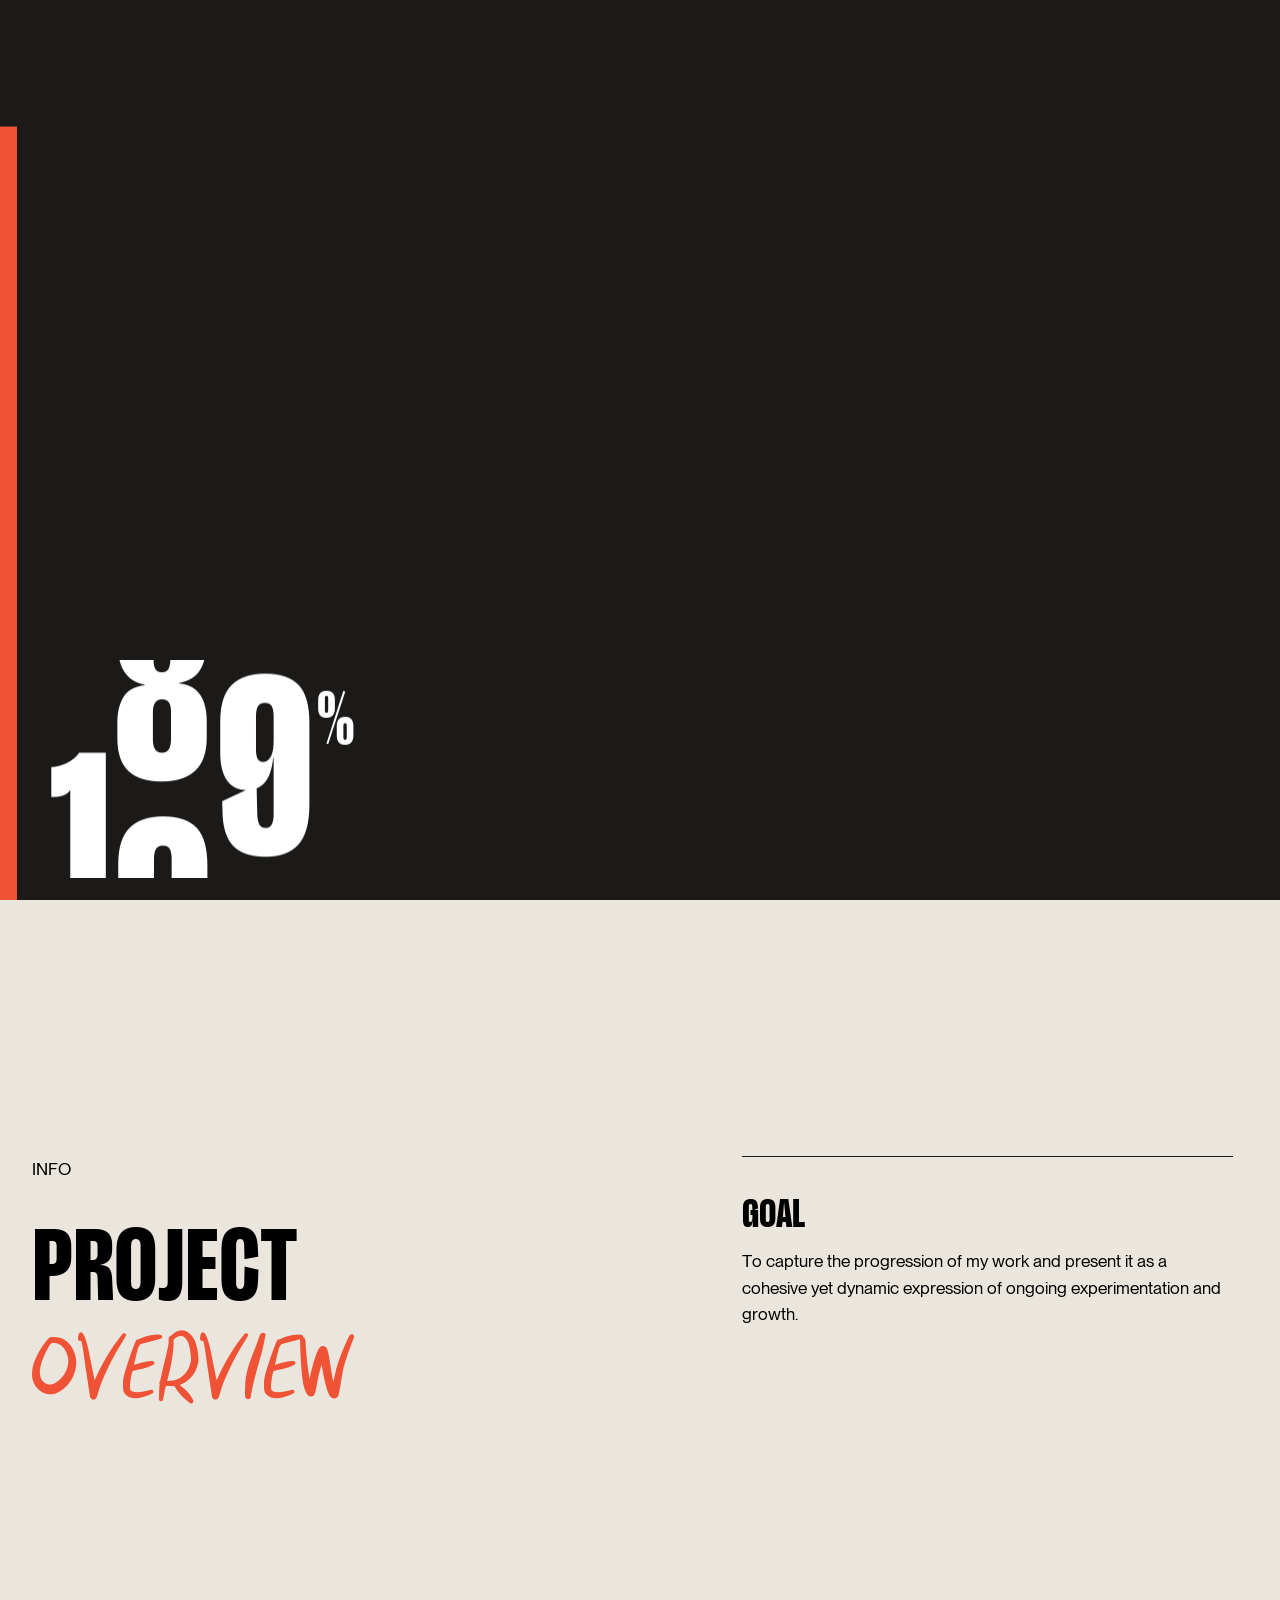
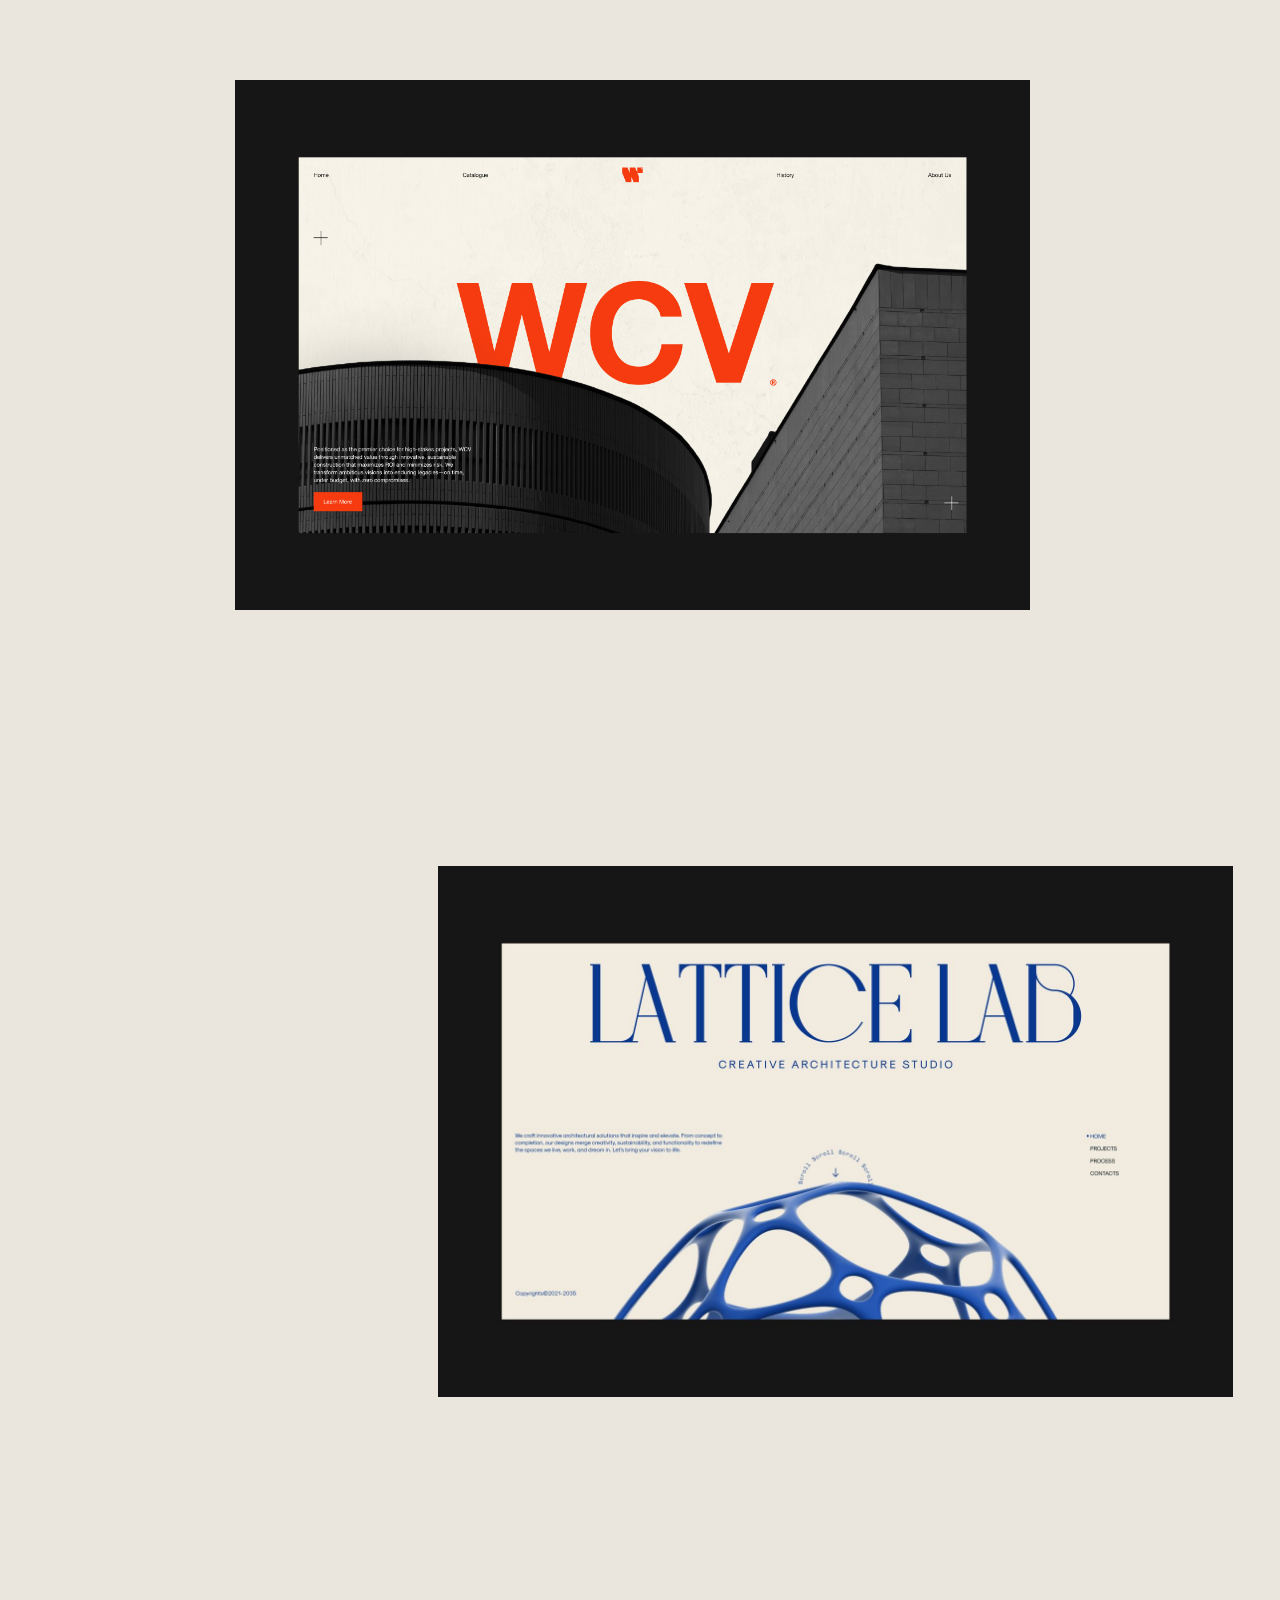
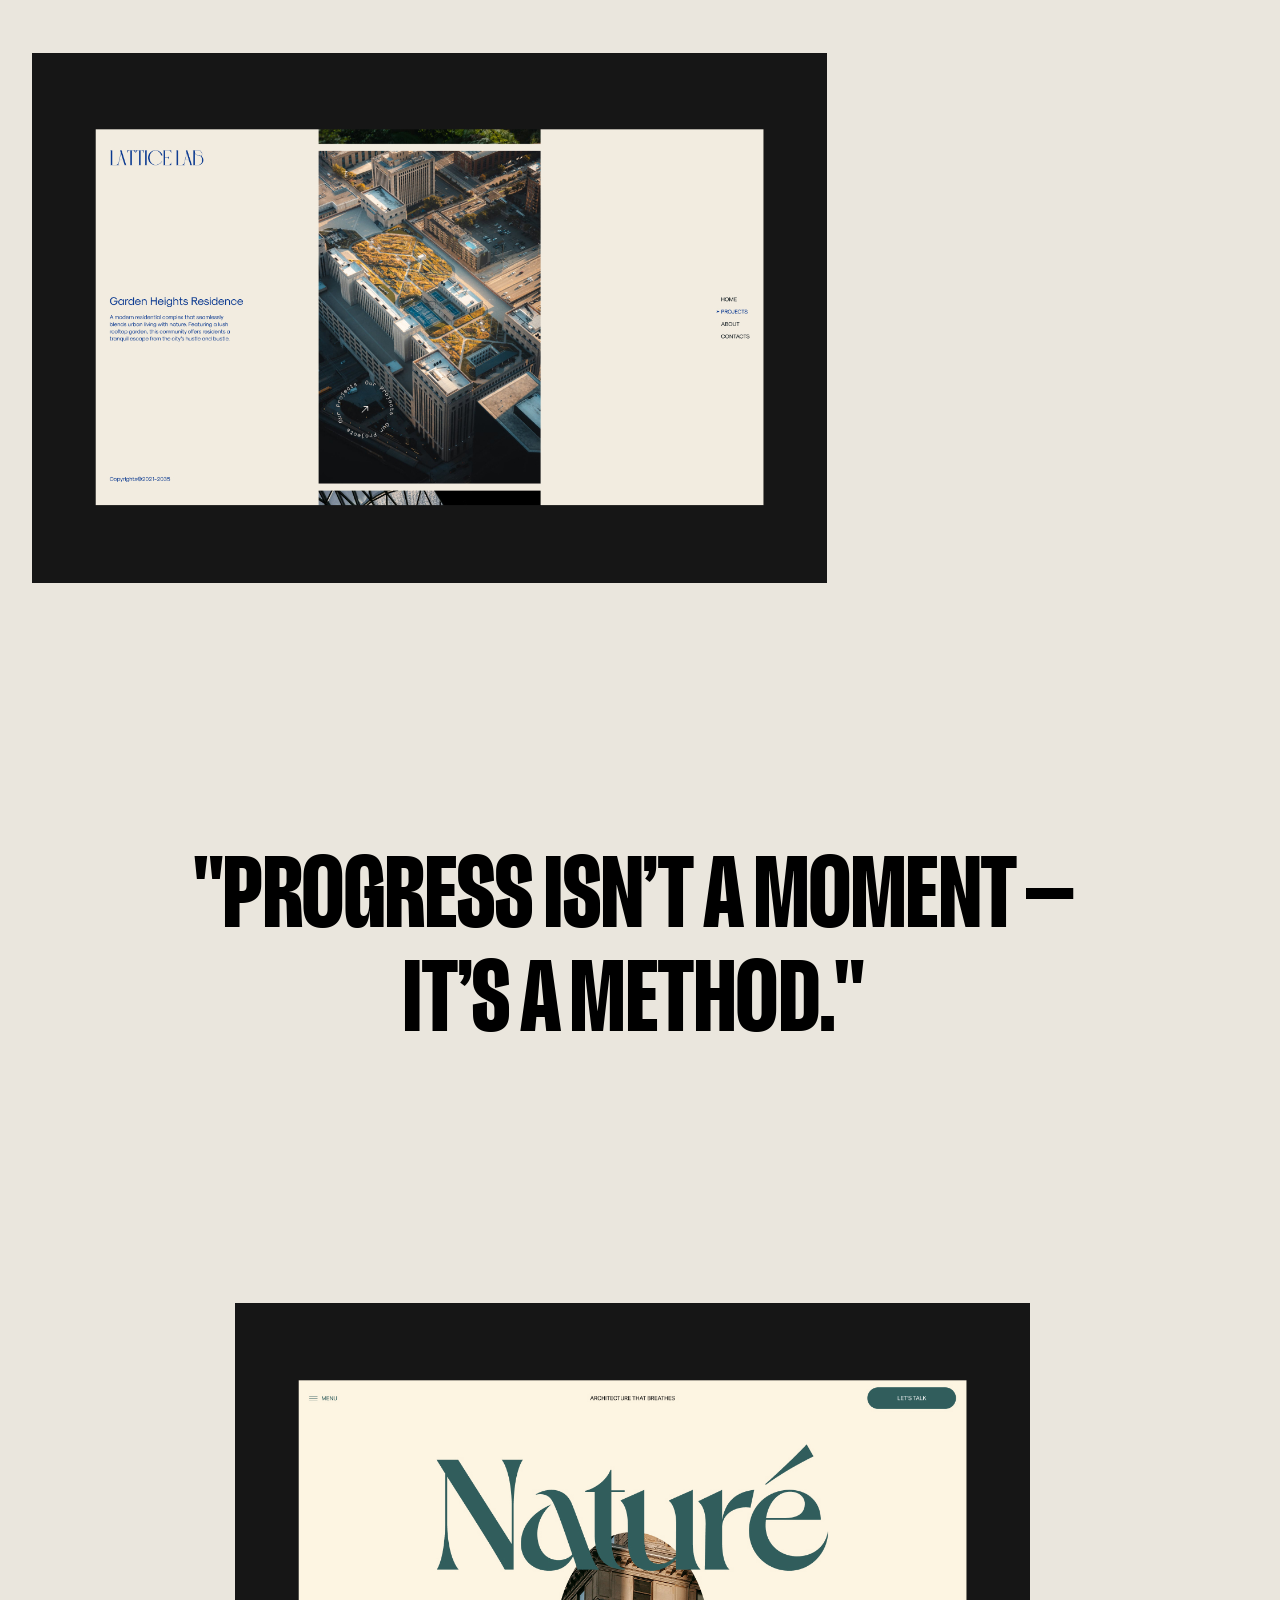
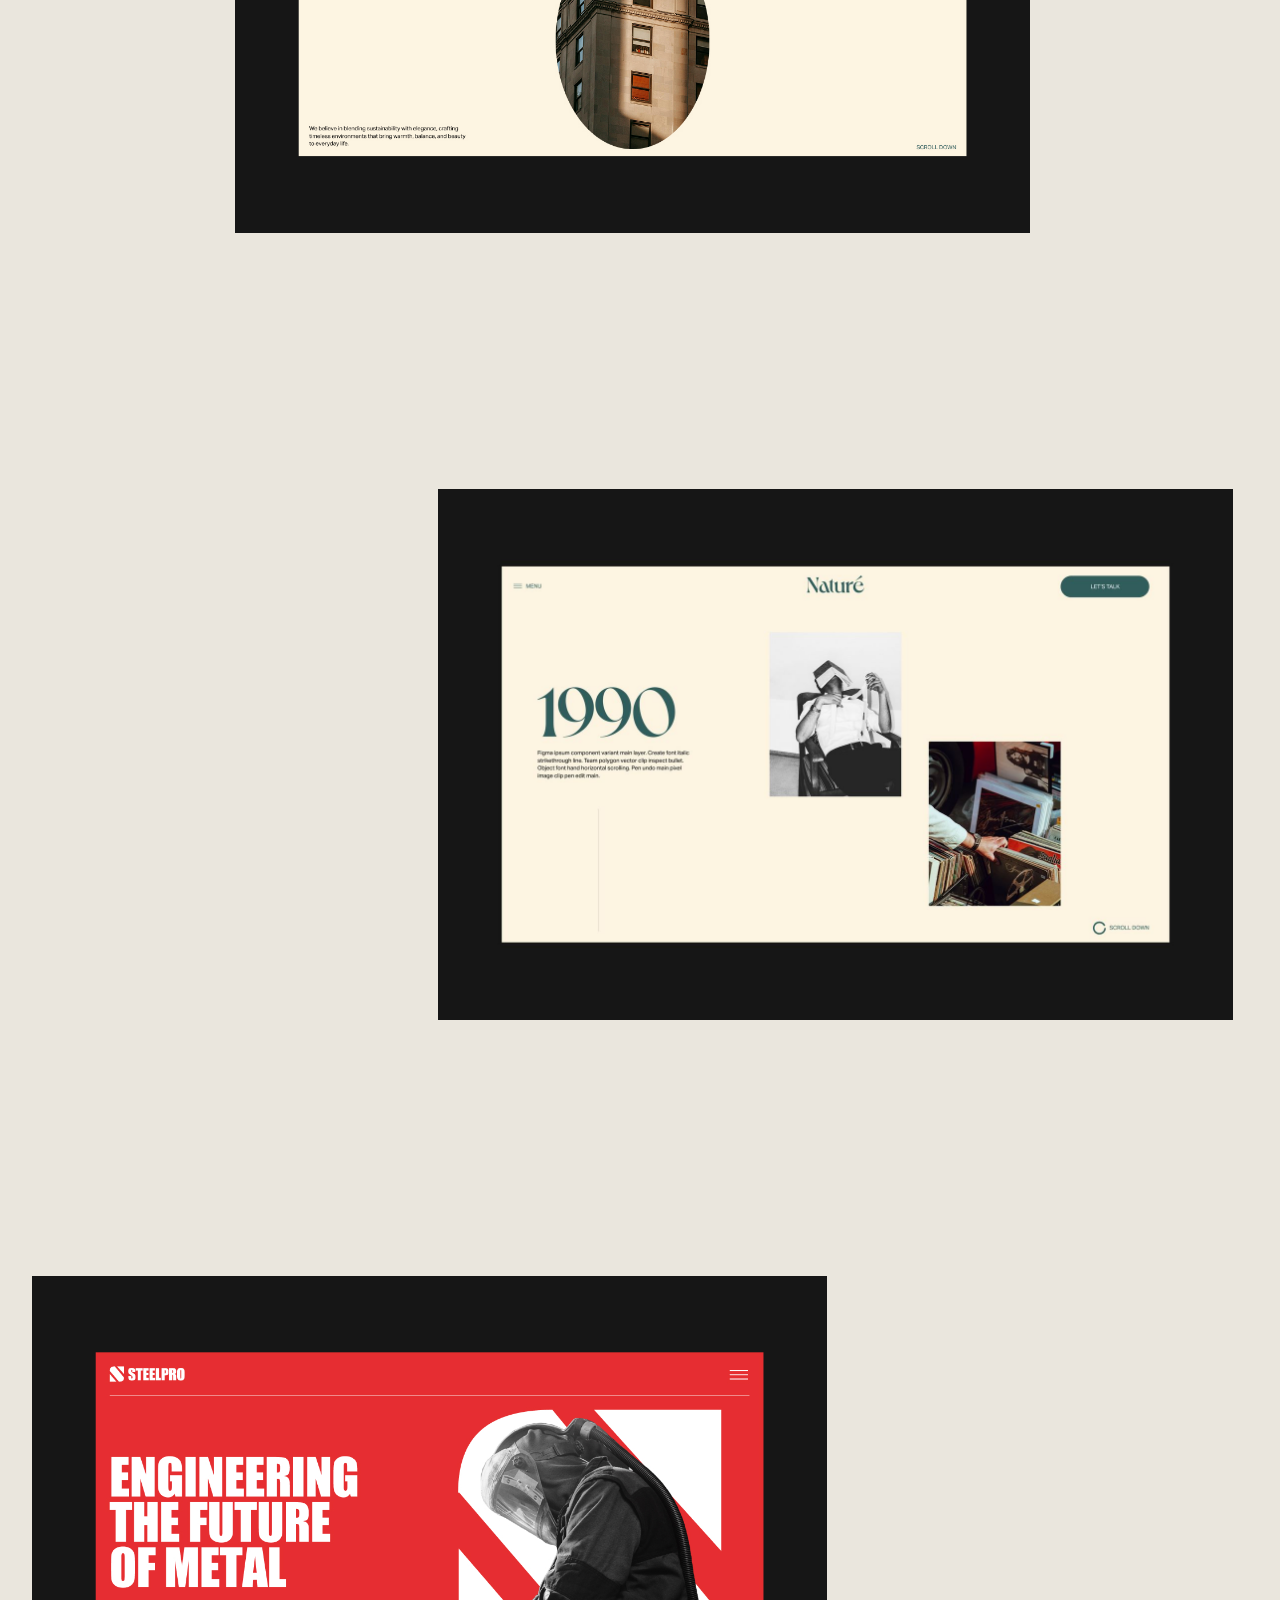
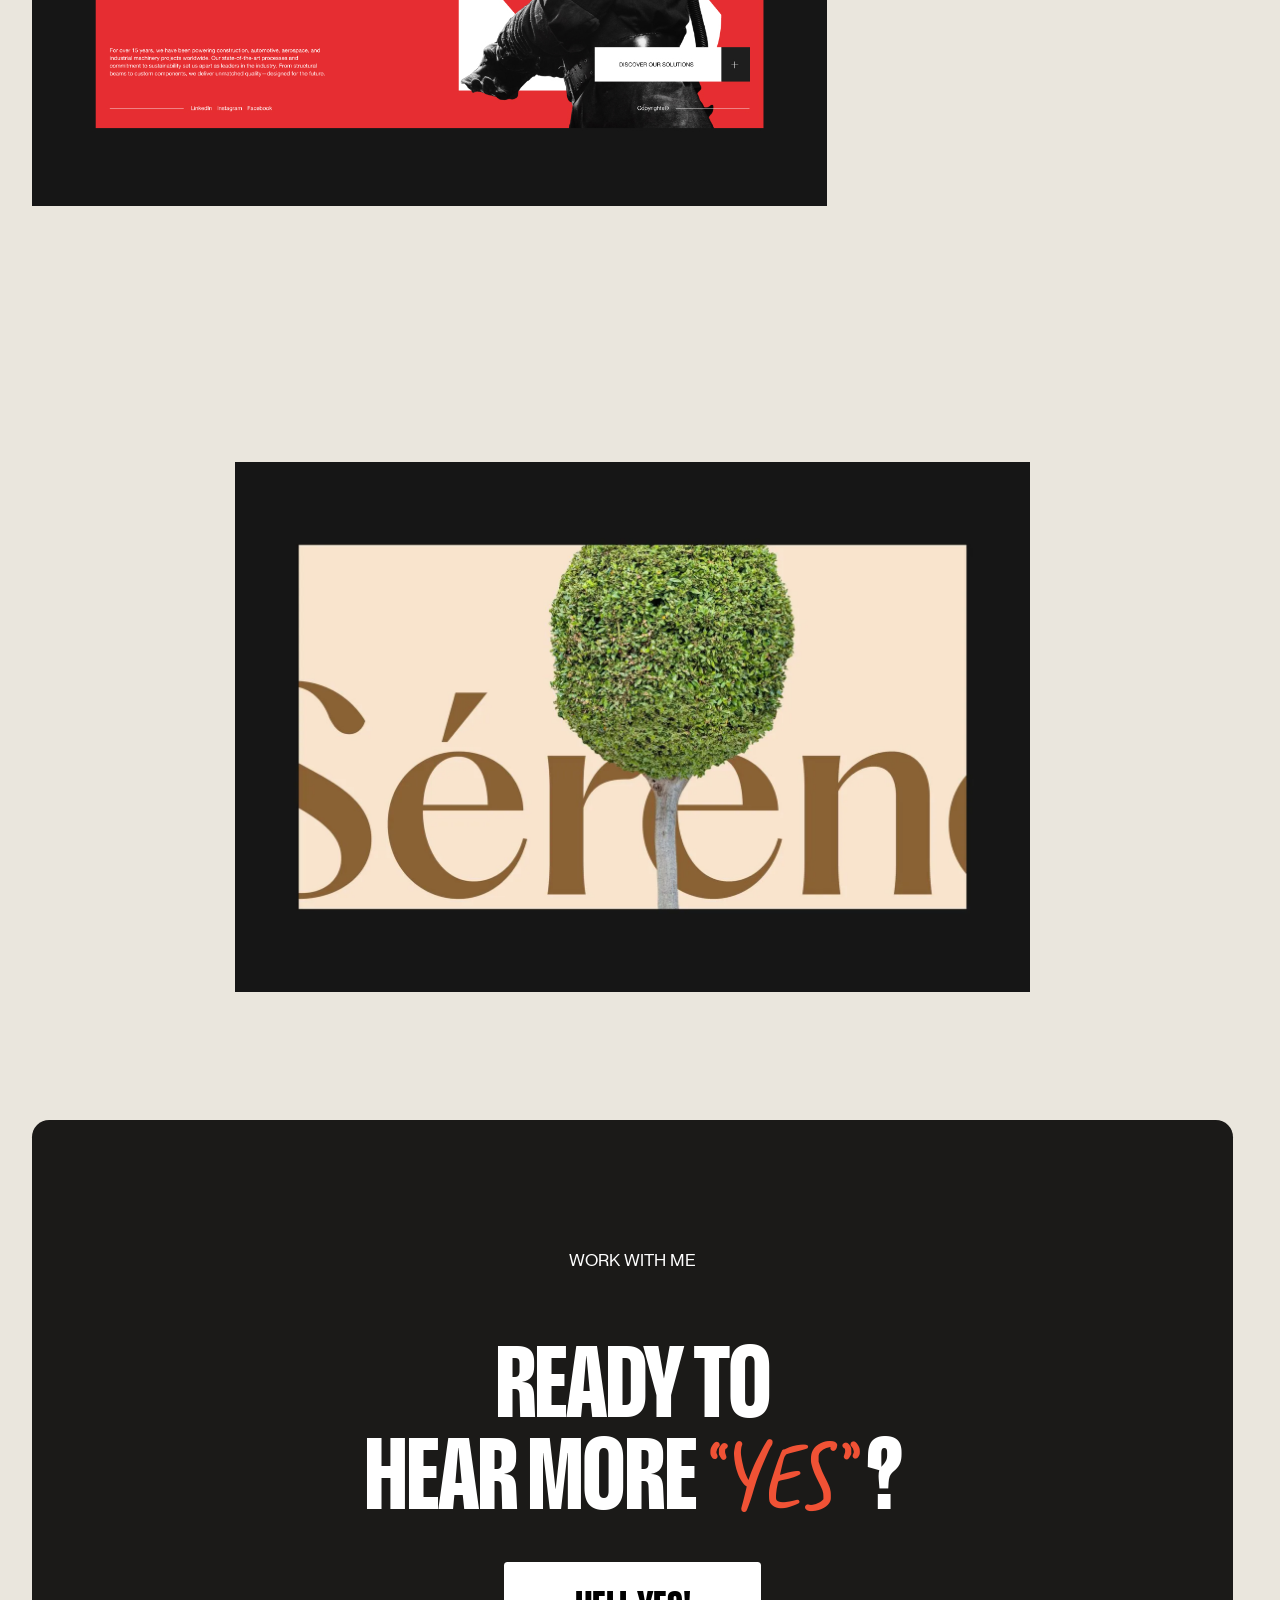
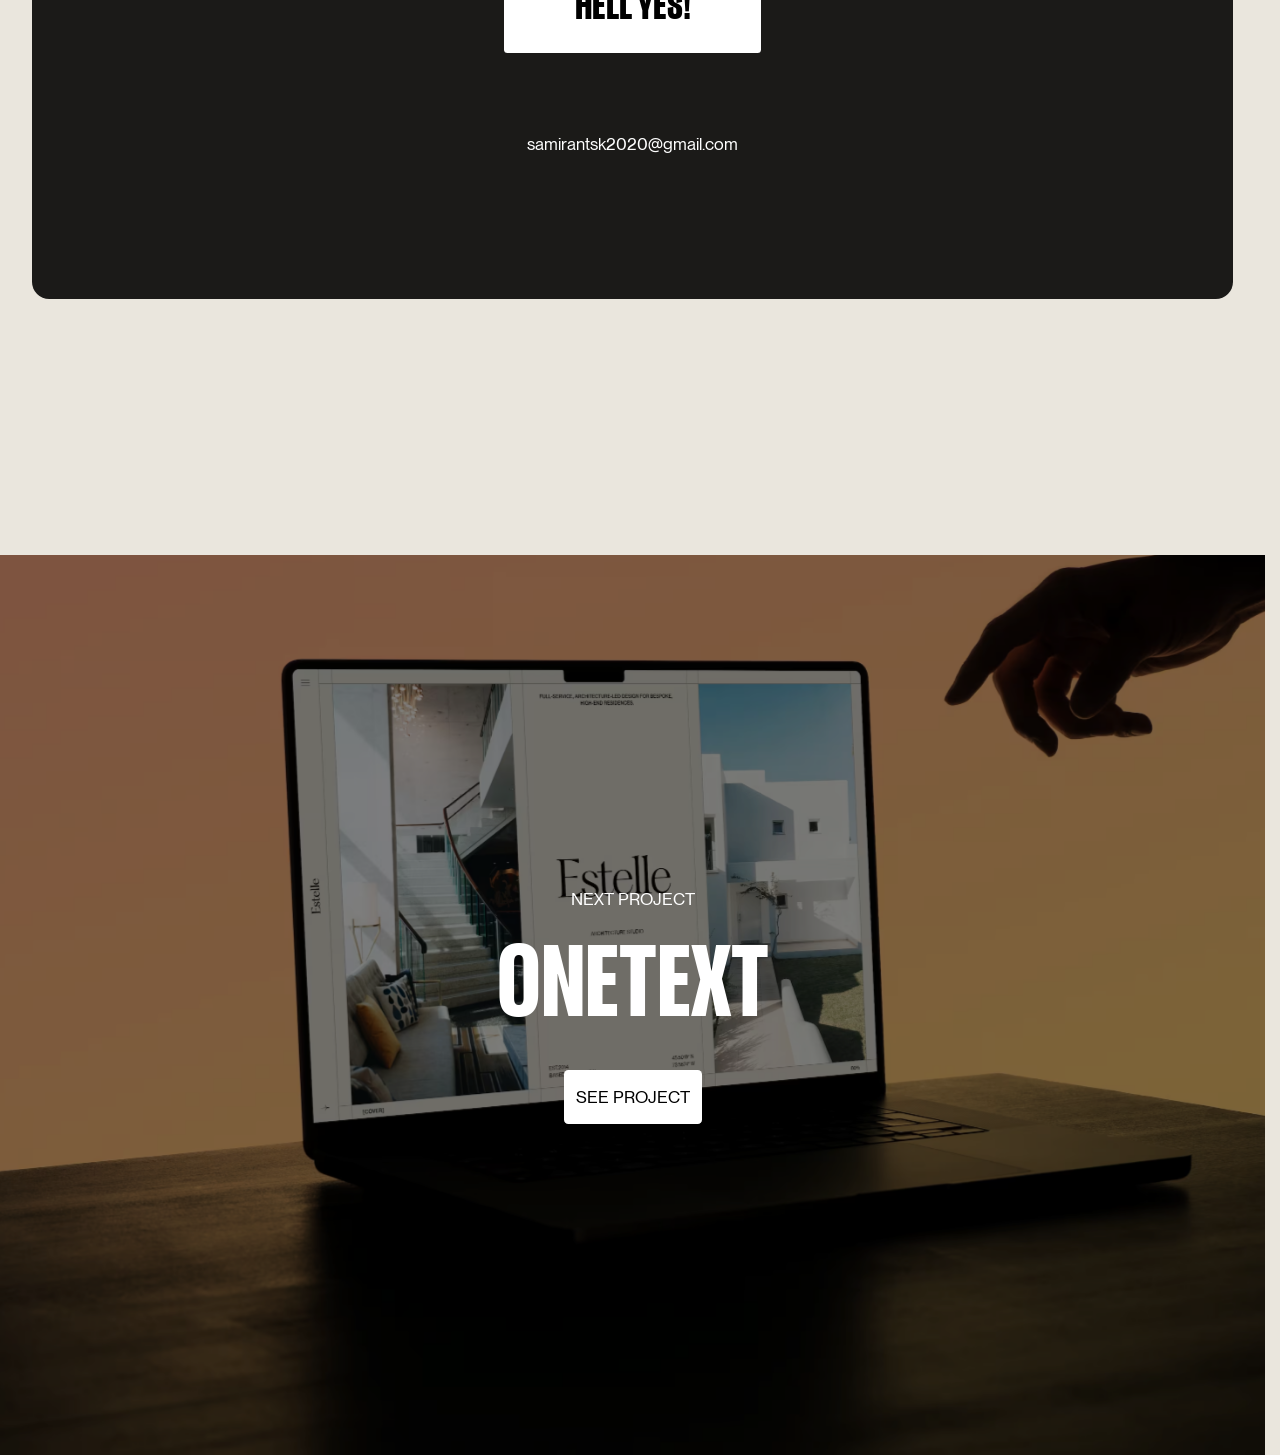
<file: portfolio/collection-v-1.html>
<!DOCTYPE html><!--  This site was created in Webflow. https://webflow.com  --><!--  Last Published: Wed Feb 11 2026 20:50:51 GMT+0000 (Coordinated Universal Time)  -->
<html lang="en">
<head>
  <meta charset="utf-8">
  <title>Collection v.1 | Samiran Das</title>
  <meta content="A collection of personal works exploring different directions in design. All driven by continuous curiosity and creative experimentation." name="description">
  <meta content="Collection v.1 | Samiran Das" property="og:title">
  <meta content="A collection of personal works exploring different directions in design. All driven by continuous curiosity and creative experimentation." property="og:description">
  <meta content="https://samirandas.com/og/og-collection-v1.jpg" property="og:image">
  <meta content="Collection v.1 | Samiran Das" property="twitter:title">
  <meta content="A collection of personal works exploring different directions in design. All driven by continuous curiosity and creative experimentation." property="twitter:description">
  <meta content="https://samirandas.com/og/og-collection-v1.jpg" property="twitter:image">
  <meta property="og:type" content="website">
  <meta property="og:url" content="https://samirandas.com/portfolio/collection-v-1">
  <meta content="summary_large_image" name="twitter:card">
  <meta content="width=device-width, initial-scale=1" name="viewport">
  <meta name="google-site-verification" content="XIgofDAHlMo1m81nUU4iGGBMlECy_xV72gRnZVyx8-0" />
  <link rel="canonical" href="https://samirandas.com/portfolio/collection-v-1">
  <style>html{font-family:sans-serif;-ms-text-size-adjust:100%;-webkit-text-size-adjust:100%}body{margin:0}aside,main,nav,section{display:block}[hidden]{display:none}a{background-color:transparent}h1{font-size:2em;margin:.67em 0}img{border:0}svg:not(:root){overflow:hidden}button{color:inherit;font:inherit;margin:0}button{overflow:visible}button{text-transform:none}button{-webkit-appearance:button}button::-moz-focus-inner{border:0;padding:0}*{-webkit-box-sizing:border-box;-moz-box-sizing:border-box;box-sizing:border-box}html{height:100%}body{margin:0;min-height:100%;background-color:#fff;font-family:Arial,sans-serif;font-size:14px;line-height:20px;color:#333}img{max-width:100%;vertical-align:middle;display:inline-block}.w-inline-block{max-width:100%;display:inline-block}h1,h2,h3{font-weight:700;margin-bottom:10px}h1{font-size:38px;line-height:44px;margin-top:20px}h2{font-size:32px;line-height:36px;margin-top:20px}h3{font-size:24px;line-height:30px;margin-top:20px}p{margin-top:0;margin-bottom:10px}ul{margin-top:0;margin-bottom:10px;padding-left:40px}button{border:0;-webkit-appearance:button}.w-nav{position:relative;background:#ddd;z-index:1000}.w-nav:after,.w-nav:before{content:" ";display:table;grid-column-start:1;grid-row-start:1;grid-column-end:2;grid-row-end:2}.w-nav:after{clear:both}.w-nav-brand{position:relative;float:left;text-decoration:none;color:#333}.w-nav-menu{position:relative;float:right}@media screen and (max-width:767px){.w-nav-brand{padding-left:10px}}:root{--background-color--background-primary:var(--base-color-brand--brand-lightest);--_typography---font--font-body:"PP Neue Montreal",Arial,sans-serif;--_typography---font-size--text-main:clamp(1 * 1rem, ((1 - ((1.125 - 1) / (120 - 20) * 20)) * 1rem + ((1.125 - 1) / (120 - 20)) * 100vw), 1.125 * 1rem);--_typography---line-height--body:1.4;--_typography---font-weight--regular:400;--_typography---letter-spacing--normal:0em;--_typography---font--font-display:Lektorat,Impact,sans-serif;--_typography---font-size--h1:clamp(3 * 1rem, ((3 - ((7.125 - 3) / (120 - 20) * 20)) * 1rem + ((7.125 - 3) / (120 - 20)) * 100vw), 7.125 * 1rem);--_typography---font-weight--extra-bold:800;--_typography---letter-spacing--tight:-.02em;--_typography---font-size--h2:clamp(2.25 * 1rem, ((2.25 - ((4 - 2.25) / (90 - 20) * 20)) * 1rem + ((4 - 2.25) / (90 - 20)) * 100vw), 4 * 1rem);--_typography---font-size--h3:clamp(1.725 * 1rem, ((1.725 - ((2.5 - 1.725) / (120 - 20) * 20)) * 1rem + ((2.5 - 1.725) / (120 - 20)) * 100vw), 2.5 * 1rem);--link-color--link-primary:var(--base-color-neutral--black);--_spacing-size---main--space-md:var(--_spacing-size---base--spacing-6);--text-color--text-alternate:var(--base-color-neutral--white);--text-color--text-primary:var(--base-color-neutral--black);--text-color--text-secondary:#747474;--background-color--background-success:var(--base-color-system--success-green);--text-color--text-success:var(--base-color-system--success-green-dark);--_typography---line-height--h1:1.05;--_spacing-size---main--space-sm:var(--_spacing-size---base--spacing-4);--border-color--border-primary:var(--base-color-neutral--black);--background-color--background-alternate:var(--base-color-neutral--white);--background-color--background-secondary:var(--base-color-neutral--neutral-darker);--background-color--background-brand:var(--base-color-brand--brand);--background-color--background-error:var(--base-color-system--error-red);--text-color--text-error:var(--base-color-system--error-red-dark);--border-color--border-alternate:var(--base-color-neutral--white);--_spacing-size---main--space-2xl:var(--_spacing-size---base--spacing-12);--_spacing-size---main--space-lg:var(--_spacing-size---base--spacing-8);--background-color--background-warning:var(--base-color-system--warning-yellow);--text-color--text-warning:var(--base-color-system--warning-yellow-dark);--_spacing-size---navbar-height:5.375rem;--link-color--link-alternate:var(--base-color-neutral--white);--base-color-brand--brand:#f05235;--_typography---font-size--h0:clamp(6 * 1rem, ((6 - ((14 - 6) / (120 - 20) * 20)) * 1rem + ((14 - 6) / (120 - 20)) * 100vw), 14 * 1rem);--_spacing-size---main--space-xl:var(--_spacing-size---base--spacing-10);--_typography---font--font-accent:"Tentang Nanti One","Palatino Linotype",sans-serif;--_typography---letter-spacing--wide:.02em;--_spacing-size---main--space-2xs:var(--_spacing-size---base--spacing-2);--_spacing-size---main--space-xs:var(--_spacing-size---base--spacing-3);--_typography---line-height--regular:1;--base-color-neutral--neutral-darker:#1b1a18;--base-color-neutral--white:#fff;--_typography---font-size--full-screen:clamp(3rem, 13vw, 15rem);--base-color-neutral--black:#000;--_typography---font-size--h4:clamp(1.25 * 1rem, ((1.25 - ((1.5 - 1.25) / (120 - 20) * 20)) * 1rem + ((1.5 - 1.25) / (120 - 20)) * 100vw), 1.5 * 1rem);--_spacing-size---base--spacing-1:.25rem;--_spacing-size---base--spacing-2:.5rem;--base-color-brand--brand-lightest:#eae6dd;--_spacing-size---base--spacing-3:.75rem;--base-color-brand--brand-light:#ffd880;--_spacing-size---base--spacing-4:1rem;--_spacing-size---base--spacing-5:1.5rem;--_spacing-size---base--spacing-6:2rem;--_typography---font-size--display:clamp(6.5 * 1rem, ((6.5 - ((20 - 6.5) / (120 - 32) * 32)) * 1rem + ((20 - 6.5) / (120 - 32)) * 100vw), 20 * 1rem);--_spacing-size---base--spacing-7:3rem;--_spacing-size---base--spacing-8:4rem;--_spacing-size---base--spacing-9:6rem;--_spacing-size---base--spacing-10:8rem;--_spacing-size---base--spacing-11:12rem;--_spacing-size---base--spacing-12:16rem;--base-color-system--success-green:#cef5ca;--base-color-system--success-green-dark:#114e0b;--base-color-system--warning-yellow:#fcf8d8;--base-color-system--warning-yellow-dark:#5e5515;--base-color-system--error-red:#f8e4e4;--base-color-system--error-red-dark:#3b0b0b;--base-color-system--focus-state:#2d62ff;--border-color--border-brand:var(--base-color-brand--brand);--link-color--link-brand:var(--base-color-brand--brand)}.w-layout-hflex{flex-direction:row;align-items:flex-start;display:flex}.w-checkbox:before{content:" ";grid-area:1/1/2/2;display:table}.w-checkbox:after{content:" ";clear:both;grid-area:1/1/2/2;display:table}body{background-color:var(--background-color--background-primary);font-family:var(--_typography---font--font-body);color:#000;font-size:var(--_typography---font-size--text-main);line-height:var(--_typography---line-height--body);font-weight:var(--_typography---font-weight--regular);letter-spacing:var(--_typography---letter-spacing--normal)}h1{font-family:var(--_typography---font--font-display);font-size:var(--_typography---font-size--h1);line-height:1.05;font-weight:var(--_typography---font-weight--extra-bold);letter-spacing:var(--_typography---letter-spacing--tight);margin-top:0;margin-bottom:0}h2{font-family:var(--_typography---font--font-display);font-size:var(--_typography---font-size--h2);line-height:1.2;font-weight:var(--_typography---font-weight--extra-bold);margin-top:0;margin-bottom:0}h3{font-family:var(--_typography---font--font-display);font-size:var(--_typography---font-size--h3);line-height:1.2;font-weight:var(--_typography---font-weight--extra-bold);margin-top:0;margin-bottom:0}p{font-family:var(--_typography---font--font-body);margin-bottom:0}a{font-family:var(--_typography---font--font-body);color:var(--link-color--link-primary)}ul{font-family:var(--_typography---font--font-body);margin-top:0;margin-bottom:0;padding-left:1.5rem}img{object-fit:cover;width:100%;height:100%;display:inline-block}.padding-global{padding-right:var(--_spacing-size---main--space-md);padding-left:var(--_spacing-size---main--space-md);flex:1;justify-content:space-between;align-items:stretch;display:flex}.page-wrapper{overflow:clip}.container-large{flex:1;width:100%;max-width:120rem;margin-left:auto;margin-right:auto}.nav_component{z-index:1000;height:var(--_spacing-size---navbar-height);padding-top:var(--_spacing-size---main--space-sm);padding-bottom:var(--_spacing-size---main--space-sm);will-change:transform;background-color:#0000;width:100%;position:absolute;inset:0% 0% auto;overflow:hidden;transform:translate(0)}.nav_container{flex-direction:row;justify-content:space-between;align-items:center;width:100%;max-width:120rem;margin-left:auto;margin-right:auto;display:flex}.nav_brand{justify-content:center;align-items:center;display:inline-flex;overflow:clip}.nav_logo{color:var(--link-color--link-primary);height:2.375rem}.nav_logo.is-white{color:var(--link-color--link-alternate)}.hero_gradient{z-index:20;background-image:linear-gradient(0deg,var(--base-color-brand--brand),#0000);width:100%;height:40%;position:absolute;inset:auto 0% 0%}.hero_sticky-wrapper{will-change:transform;height:100svh;position:sticky;top:0}.grid-12{grid-column-gap:1rem;grid-row-gap:1rem;grid-template-rows:auto;grid-template-columns:1fr 1fr 1fr 1fr 1fr 1fr 1fr 1fr 1fr 1fr 1fr 1fr;grid-auto-columns:1fr;display:grid}.text-style-accent{font-family:var(--_typography---font--font-accent);color:var(--base-color-brand--brand);font-weight:var(--_typography---font-weight--regular);letter-spacing:var(--_typography---letter-spacing--wide);position:relative;top:.05em}.section-sub-title{text-transform:uppercase}.nav-floating{z-index:999;will-change:transform;position:fixed;inset:0% 0% auto}.nav-floating_content-wrapper{padding-top:var(--_spacing-size---main--space-sm);padding-bottom:var(--_spacing-size---main--space-sm);justify-content:space-between;align-items:center;width:100%}.nav-floating_content-wrapper.grid-12{z-index:999;position:relative;transform:translateY(-100%)}.nav-floating_logo-wrapper{padding-top:var(--_spacing-size---main--space-2xs);padding-right:var(--_spacing-size---main--space-2xs);padding-bottom:var(--_spacing-size---main--space-2xs);padding-left:var(--_spacing-size---main--space-2xs);background-color:var(--background-color--background-secondary);margin:calc(-1 * var(--_spacing-size---main--space-2xs));border-radius:4px;position:relative;overflow:clip}.nav-floating_button-wrapper{grid-row-gap:.25rem;justify-content:flex-start;align-items:center}.btn-animate-chars{padding-top:var(--_spacing-size---main--space-sm);padding-right:var(--_spacing-size---main--space-xs);padding-bottom:var(--_spacing-size---main--space-sm);padding-left:var(--_spacing-size---main--space-xs);grid-column-gap:var(--_spacing-size---main--space-2xs);grid-row-gap:var(--_spacing-size---main--space-2xs);color:var(--link-color--link-alternate);text-transform:uppercase;border-radius:.25em;flex-grow:1;justify-content:center;align-items:center;max-width:15em;height:3.375rem;line-height:1;text-decoration:none;display:flex;position:relative}.btn-animate-chars.is-nav-link{grid-column-gap:1rem;grid-row-gap:1rem;color:var(--link-color--link-primary);grid-template-rows:auto auto;grid-template-columns:1fr 1fr;grid-auto-columns:1fr;display:inline-flex}.btn-animate-chars.hide-tablet{background-color:var(--background-color--background-secondary);color:var(--link-color--link-alternate);height:3.375rem}.btn-animate-chars.is-footer-link{color:var(--text-color--text-primary);text-transform:none;flex:0 auto;justify-content:flex-start;align-items:center;width:auto;height:auto;padding:0}.btn-animate-chars.is-menu{font-family:var(--_typography---font--font-display);color:var(--link-color--link-primary);font-size:var(--_typography---font-size--h1);line-height:var(--_typography---line-height--regular);font-weight:var(--_typography---font-weight--extra-bold);height:1em}.btn-animate-chars__bg{background-color:var(--background-color--background-secondary);border-radius:.25em;position:absolute;inset:0}.btn-animate-chars__text{line-height:var(--_typography---line-height--body);white-space:nowrap}.loading__numbers{color:var(--text-color--text-alternate);flex-flow:row;align-items:flex-start;font-size:calc(10vw + 10vh);display:flex;position:absolute;bottom:.1em;left:.23em}.loading__progress{width:1em;height:100%;position:absolute;bottom:0;left:0}.loading-screen{background-color:var(--background-color--background-secondary);width:100%;height:100%;position:absolute;top:0;left:0}.loading__number{text-transform:uppercase;line-height:1;position:relative}.loading__number-group{flex-flow:column;height:1em;display:flex;position:relative;overflow:hidden}.loading__number-wrap{font-family:var(--_typography---font--font-display);font-weight:var(--_typography---font-weight--extra-bold);will-change:transform;flex-flow:column;display:flex;position:relative}.loading__percentage{text-transform:uppercase;will-change:transform;line-height:1;position:relative}.loading__percentage-wrap{font-family:var(--_typography---font--font-display);font-size:.3em;font-weight:var(--_typography---font-weight--extra-bold);flex-flow:column;justify-content:flex-start;margin-top:.375em;display:flex;overflow:hidden}.loading__progress-inner{background-color:var(--base-color-brand--brand);transform-origin:bottom;width:100%;height:100%;position:absolute;top:0;left:0}.loading-container{z-index:9999;position:fixed;inset:0;overflow:hidden}.image_button{filter:grayscale();width:2.375rem;height:2.375rem}.spacer-nav{height:var(--_spacing-size---navbar-height)}.selected-projects_dynamic-element-wrapper{text-align:center;grid-area:1/1;justify-self:center;width:-moz-fit-content;width:fit-content;max-width:100%;position:relative;overflow:visible}.bold-nav-full__hamburger{color:var(--base-color-neutral--white);background-color:#0000;justify-content:center;align-items:center;width:3em;height:3em;display:flex;position:relative;overflow:hidden}.bold-nav__word{position:relative}.bold-nav-full{z-index:998;height:100vh;position:fixed;inset:0}.bold-nav-full__tile{background-color:var(--base-color-brand--brand);flex-flow:column;justify-content:center;align-items:center;width:100%;height:100%;display:flex;position:absolute;top:0;left:0}.bold-nav__bottom{justify-content:space-between;align-items:center;width:100%;padding:2rem;display:flex;position:absolute;bottom:0;left:0}.bold-nav-full__hamburger-bar{background-color:currentColor;width:2em;height:.125em;position:absolute}.nav_menu_button_wrapper{display:none}.project-badge{border:1px solid var(--border-color--border-alternate);color:var(--text-color--text-alternate);text-transform:uppercase;border-radius:.25em;justify-content:center;align-items:center;padding:.75rem;display:flex;transform:translateY(110%)}.section_pdp-hero{position:relative}.pdp-hero_content-wrapper{height:calc(100svh - var(--_spacing-size---navbar-height))}.pdp-hero_title{font-size:var(--_typography---font-size--h0);line-height:var(--_typography---line-height--regular);text-align:center;letter-spacing:var(--_typography---letter-spacing--normal);text-transform:uppercase;position:relative}.pdp-hero_title-wrapper{z-index:50}.pdp-hero_description-wrapper{z-index:50;justify-content:center;align-items:flex-start;width:100%;display:flex;position:absolute;inset:auto auto 2rem 0%}.pdp-hero_description{text-align:center;max-width:40rem}.section_project-details{background-color:var(--background-color--background-primary);position:relative}.project-details_content-wrapper{padding-top:var(--_spacing-size---main--space-2xl);padding-bottom:var(--_spacing-size---main--space-xl);flex-flow:column}.project-details_title-wrapper{grid-column-gap:var(--_spacing-size---main--space-md);grid-row-gap:var(--_spacing-size---main--space-md);flex-flow:column;display:flex}.project-details_title{font-size:var(--_typography---font-size--h1);line-height:var(--_typography---line-height--regular);text-transform:uppercase}.project-details_info-wrapper{grid-row-gap:var(--_spacing-size---main--space-lg);flex-flow:column;display:flex}.project-details_info-item{padding-top:var(--_spacing-size---main--space-md);grid-column-gap:var(--_spacing-size---main--space-xs);grid-row-gap:var(--_spacing-size---main--space-xs);border-top:1px solid var(--background-color--background-secondary);flex-flow:column;display:flex}.project-details_info-item_title{text-transform:uppercase}.section_project-images{background-color:var(--background-color--background-primary);position:relative}.section_project-images_content-wrapper{padding-top:var(--_spacing-size---main--space-xl);padding-bottom:var(--_spacing-size---main--space-xl)}.project-images_media-wrapper{width:100%}.project-images_media-wrapper.image-secondary{aspect-ratio:16/9;object-fit:cover}.project-images_media-wrapper.image-secondary.tamplate-2-left-12,.project-images_media-wrapper.image-secondary.tamplate-2-right-12{display:none}.pdp_badges-wrapper{grid-column-gap:var(--_spacing-size---main--space-2xs);grid-row-gap:var(--_spacing-size---main--space-2xs);max-width:100%;height:3rem;padding-top:.5em;padding-bottom:1px;display:flex;position:relative;overflow:hidden}.pdp-center_content{z-index:10;grid-column-gap:var(--_spacing-size---main--space-xs);grid-row-gap:var(--_spacing-size---main--space-xs);flex-flow:column;justify-content:flex-start;align-items:center;width:80%;margin-top:-4rem;display:flex;position:absolute;inset:50% auto auto 50%;transform:translate(-50%,-50%)}@media screen and (max-width:991px){.w-nav[data-collapse=medium] .w-nav-menu{display:none}.hide-tablet{display:none}.nav_container.grid-12{display:flex}.hero_gradient{background-image:linear-gradient(0deg,var(--base-color-brand--brand) 10%,#0000)}.nav-floating_content-wrapper.grid-12{display:flex}.nav_floating-menu_button_wrapper{flex:none;display:block}.bold-nav-full{height:100svh}.bold-nav__bottom{justify-content:center;align-items:center}.nav_menu_button_wrapper{display:block}.project-details_content-wrapper.grid-12{grid-column-gap:var(--_spacing-size---main--space-lg);grid-row-gap:var(--_spacing-size---main--space-lg);display:flex}.project-details_title-wrapper{grid-column-gap:var(--_spacing-size---main--space-sm);grid-row-gap:var(--_spacing-size---main--space-sm)}.project-details_info-wrapper{grid-row-gap:var(--_spacing-size---main--space-md)}.project-details_info-item{padding-top:var(--_spacing-size---main--space-sm);grid-column-gap:var(--_spacing-size---main--space-2xs);grid-row-gap:var(--_spacing-size---main--space-2xs)}.section_project-images_content-wrapper.grid-12{grid-template-columns:1fr 1fr 1fr 1fr 1fr 1fr}}@media screen and (max-width:479px){.padding-global{padding-right:var(--_spacing-size---main--space-sm);padding-left:var(--_spacing-size---main--space-sm)}.nav_brand{padding:0}.hero_gradient{background-image:linear-gradient(0deg,var(--base-color-brand--brand) 35%,#0000)}}#w-node-_56d7a6e2-6a8f-a6c1-3126-bbe70b01c29d-9bc330ca{grid-area:1/10/2/13;place-self:end}#w-node-b8746c17-49f3-e23f-2450-035ccf3f8f4d-9bc330ca{grid-area:1/1/2/4;align-self:center}#w-node-_47234ead-2f65-1b9f-2d30-4cef7bfc2f83-9bc330ca{grid-area:2/10/3/13;align-self:center}#w-node-_54d00f86-95d0-e92f-5c02-e7ecdcc823f7-9bc330ca{grid-area:3/5/4/8;align-self:center}#w-node-a1051b1a-0d31-8ee3-9950-4cdc1afa81f7-9bc330ca{grid-area:1/1/2/5;align-self:center}#w-node-_434b9bfe-a737-3d9e-4e49-9832426ede42-9bc330ca{grid-area:2/10/3/13;align-self:center}#w-node-fdee3776-5e82-4ed1-832e-9a3954450e39-9bc330ca{grid-area:3/3/4/6;align-self:center}#w-node-_1fc4100e-fb2a-79e2-adc5-88207838ee20-9bc330ca{grid-area:1/1/2/4;align-self:center}#w-node-c84b624d-d70e-334d-15ae-2f28e52ad0ce-9bc330ca{grid-area:2/10/3/13;align-self:center}#w-node-_1dbb6a05-84ee-bbbe-eb9e-d798b5b4a292-9bc330ca{grid-area:3/5/4/8;align-self:center}#w-node-_75e8a085-41ba-caea-f4f8-9f2edab746ec-9bc330ca{grid-area:1/1/2/4;align-self:end}#w-node-_14ff6da5-e54e-1d62-7b73-f54fb031ac7a-9bc330ca{grid-area:1/5/2/9}#w-node-_83b9e576-b438-caee-76e9-88371154c2cd-9bc330ca{grid-area:1/10/2/13;align-self:end}#w-node-_5c846574-619c-abe4-bf11-5f1244a51ee6-44a51ee1{grid-area:span 1/span 4/span 1/span 4}#w-node-_5c846574-619c-abe4-bf11-5f1244a51ef9-44a51ee1{grid-area:span 1/span 3/span 1/span 3}#w-node-_5c846574-619c-abe4-bf11-5f1244a51f09-44a51ee1{grid-area:span 1/span 5/span 1/span 5;justify-self:end}#w-node-_66ba0810-e130-04d9-7ee0-976a441252ef-441252ef{grid-area:1/10/2/13;justify-self:end}#w-node-a1b0bac0-0696-7738-12d1-d21c49264474-49264453{grid-column:span 2/span 2;justify-self:start}#w-node-a1b0bac0-0696-7738-12d1-d21c49264479-49264453{grid-area:1/4/2/10;justify-self:center}#w-node-a1b0bac0-0696-7738-12d1-d21c49264482-49264453{grid-area:1/10/2/13;justify-self:end}#w-node-_396176c6-906a-9f74-c6d0-8a4663dfdeac-63dfdea9{grid-area:span 1/span 2/span 1/span 2;justify-self:start}#w-node-_396176c6-906a-9f74-c6d0-8a4663dfdeae-63dfdea9{grid-area:1/4/2/10;justify-self:center}#w-node-_66ba0810-e130-04d9-7ee0-976a441252f5-63dfdea9{grid-area:1/10/2/13;justify-self:end}#w-node-b224ec27-30fa-be84-48bf-7ed471542af3-9bc330cd{grid-area:span 1/span 1/span 1/span 1}#w-node-_32eadc24-e391-a089-abe0-fb5b6627cb45-9bc330cd,#w-node-_32eadc24-e391-a089-abe0-fb5b6627cb5e-9bc330cd,#w-node-_40538c8c-870b-b365-34c4-2a06f0f8567d-9bc330cd,#w-node-_5d224905-8a1e-1460-7532-d38cb7ec37c1-9bc330cd{grid-area:span 1/span 1/span 1/span 1}#w-node-_32eadc24-e391-a089-abe0-fb5b6627cb63-9bc330cd{grid-area:span 1/span 1/span 1/span 1}#w-node-_32eadc24-e391-a089-abe0-fb5b6627cbb8-9bc330cd,#w-node-_32eadc24-e391-a089-abe0-fb5b6627cbc2-9bc330cd,#w-node-_32eadc24-e391-a089-abe0-fb5b6627cbc3-9bc330cd{grid-area:span 1/span 1/span 1/span 1}#w-node-_32eadc24-e391-a089-abe0-fb5b6627cc8a-9bc330cd{grid-area:span 1/span 1/span 1/span 1}#w-node-_32eadc24-e391-a089-abe0-fb5b6627cd08-9bc330cd{grid-area:span 1/span 1/span 1/span 1}#w-node-_30684373-af34-3818-02a4-e58b3ffef416-9bc330cd{grid-area:span 1/span 1/span 1/span 1}#w-node-_30684373-af34-3818-02a4-e58b3ffef41a-9bc330cd,#w-node-_607f7d05-3862-9cc1-ac80-7ec0d8a1d8f6-9bc330cd{grid-area:span 1/span 1/span 1/span 1}#w-node-_32eadc24-e391-a089-abe0-fb5b6627cd6b-9bc330cd,#w-node-_32eadc24-e391-a089-abe0-fb5b6627cd98-9bc330cd,#w-node-_607f7d05-3862-9cc1-ac80-7ec0d8a1d8fa-9bc330cd{grid-area:span 1/span 1/span 1/span 1}#w-node-c714a2f7-15d5-a415-da95-29adc4220e11-1cbf0339{grid-area:1/10/2/13;place-self:end}#w-node-c11a692c-00f1-10d0-87bb-606a237e39cc-1cbf0339{grid-area:1/7/2/13}#w-node-_27c4bb49-057f-35ee-1fb3-e9744f729984-1cbf0339{grid-area:1/7/2/13}#w-node-ee2e4f6c-835b-4ca0-dcf4-be06c932391d-4db38b37{grid-area:1/1/2/7}#w-node-b2cc4434-73b3-5f12-9949-7369a05cf684-4db38b37{grid-area:1/8/2/13}#w-node-e6508478-1853-2f1e-9ba7-63d78d419304-4db38b37{grid-area:1/1/2/6;align-self:center}#w-node-e6508478-1853-2f1e-9ba7-63d78d419306-4db38b37{grid-area:1/8/2/13;align-self:center}#w-node-e6508478-1853-2f1e-9ba7-63d78d419309-4db38b37{grid-area:1/3/2/11;align-self:center}#w-node-e6508478-1853-2f1e-9ba7-63d78d419319-4db38b37{grid-area:1/5/2/13;align-self:center}#w-node-e6508478-1853-2f1e-9ba7-63d78d419321-4db38b37{grid-area:1/1/2/6;align-self:center}#w-node-e6508478-1853-2f1e-9ba7-63d78d419323-4db38b37{grid-area:1/8/2/13;align-self:center}#w-node-e6508478-1853-2f1e-9ba7-63d78d419326-4db38b37{grid-area:1/1/2/9;align-self:center}#w-node-e6508478-1853-2f1e-9ba7-63d78d41932b-4db38b37{grid-area:1/3/2/11;align-self:center}#w-node-ee2e4f6c-835b-4ca0-dcf4-be06c932391d-5e7c3cdd{grid-area:1/1/2/7}#w-node-b2cc4434-73b3-5f12-9949-7369a05cf684-5e7c3cdd{grid-area:1/8/2/13}#w-node-e6508478-1853-2f1e-9ba7-63d78d419304-5e7c3cdd{grid-area:1/1/2/6;align-self:center}#w-node-e6508478-1853-2f1e-9ba7-63d78d419306-5e7c3cdd{grid-area:1/8/2/13;align-self:center}#w-node-e6508478-1853-2f1e-9ba7-63d78d419309-5e7c3cdd{grid-area:1/3/2/11;align-self:center}#w-node-e6508478-1853-2f1e-9ba7-63d78d419319-5e7c3cdd{grid-area:1/5/2/13;align-self:center}#w-node-e6508478-1853-2f1e-9ba7-63d78d419321-5e7c3cdd{grid-area:1/1/2/6;align-self:center}#w-node-e6508478-1853-2f1e-9ba7-63d78d419323-5e7c3cdd{grid-area:1/8/2/13;align-self:center}#w-node-e6508478-1853-2f1e-9ba7-63d78d419326-5e7c3cdd{grid-area:1/1/2/9;align-self:center}#w-node-e6508478-1853-2f1e-9ba7-63d78d41932b-5e7c3cdd{grid-area:1/3/2/11;align-self:center}#w-node-ee2e4f6c-835b-4ca0-dcf4-be06c932391d-10d9b2ba{grid-area:1/1/2/7}#w-node-b2cc4434-73b3-5f12-9949-7369a05cf684-10d9b2ba{grid-area:1/8/2/13}#w-node-e6508478-1853-2f1e-9ba7-63d78d419304-10d9b2ba{grid-area:1/1/2/6;align-self:center}#w-node-e6508478-1853-2f1e-9ba7-63d78d419306-10d9b2ba{grid-area:1/8/2/13;align-self:center}#w-node-e6508478-1853-2f1e-9ba7-63d78d419309-10d9b2ba{grid-area:1/3/2/11;align-self:center}#w-node-e6508478-1853-2f1e-9ba7-63d78d419319-10d9b2ba{grid-area:1/5/2/13;align-self:center}#w-node-e6508478-1853-2f1e-9ba7-63d78d419321-10d9b2ba{grid-area:1/1/2/6;align-self:center}#w-node-e6508478-1853-2f1e-9ba7-63d78d419323-10d9b2ba{grid-area:1/8/2/13;align-self:center}#w-node-e6508478-1853-2f1e-9ba7-63d78d419326-10d9b2ba{grid-area:1/1/2/9;align-self:center}#w-node-e6508478-1853-2f1e-9ba7-63d78d41932b-10d9b2ba{grid-area:1/3/2/11;align-self:center}#w-node-ee2e4f6c-835b-4ca0-dcf4-be06c932391d-3675ea96{grid-area:1/1/2/7}#w-node-b2cc4434-73b3-5f12-9949-7369a05cf684-3675ea96{grid-area:1/8/2/13}#w-node-e6508478-1853-2f1e-9ba7-63d78d419309-3675ea96{grid-area:1/3/2/11;align-self:center}#w-node-e6508478-1853-2f1e-9ba7-63d78d419319-3675ea96{grid-area:1/5/2/13;align-self:center}#w-node-e6508478-1853-2f1e-9ba7-63d78d41931b-3675ea96{grid-area:1/8/2/13;align-self:center}#w-node-e6508478-1853-2f1e-9ba7-63d78d419326-3675ea96{grid-area:1/1/2/9;align-self:center}#w-node-e6508478-1853-2f1e-9ba7-63d78d419328-3675ea96{grid-area:1/8/2/13;align-self:center}#w-node-b31cc52d-03fd-9803-f256-23ad776e9093-3675ea96{grid-area:1/3/2/11;align-self:center}#w-node-b53375e5-f189-34eb-4cd6-2e80895f59df-3675ea96{grid-area:1/5/2/13;align-self:center}#w-node-b53375e5-f189-34eb-4cd6-2e80895f59e1-3675ea96{grid-area:1/8/2/13;align-self:center}#w-node-_4e2d4ae6-4b4e-25db-efef-b3a055cf36ac-3675ea96{grid-area:1/1/2/9;align-self:center}#w-node-_4e2d4ae6-4b4e-25db-efef-b3a055cf36ae-3675ea96{grid-area:1/8/2/13;align-self:center}#w-node-ee2e4f6c-835b-4ca0-dcf4-be06c932391d-89d87b9e{grid-area:1/1/2/7}#w-node-b2cc4434-73b3-5f12-9949-7369a05cf684-89d87b9e{grid-area:1/8/2/13}#w-node-e6508478-1853-2f1e-9ba7-63d78d419304-89d87b9e{grid-area:1/1/2/6;align-self:center}#w-node-e6508478-1853-2f1e-9ba7-63d78d419306-89d87b9e{grid-area:1/8/2/13;align-self:center}#w-node-e6508478-1853-2f1e-9ba7-63d78d419309-89d87b9e{grid-area:1/3/2/11;align-self:center}#w-node-e6508478-1853-2f1e-9ba7-63d78d419326-89d87b9e{grid-area:1/1/2/9;align-self:center}#w-node-e6508478-1853-2f1e-9ba7-63d78d41932b-89d87b9e{grid-area:1/3/2/11;align-self:center}#w-node-ee2e4f6c-835b-4ca0-dcf4-be06c932391d-1fd609ba{grid-area:1/1/2/7}#w-node-b2cc4434-73b3-5f12-9949-7369a05cf684-1fd609ba{grid-area:1/8/2/13}#w-node-db780d09-ddae-4817-2952-234bf4506921-1fd609ba{grid-area:1/3/2/11;align-self:center}#w-node-db780d09-ddae-4817-2952-234bf4506924-1fd609ba{grid-area:1/5/2/13;align-self:center}#w-node-db780d09-ddae-4817-2952-234bf4506926-1fd609ba{grid-area:1/8/2/13;align-self:center}#w-node-db780d09-ddae-4817-2952-234bf4506929-1fd609ba{grid-area:1/1/2/9;align-self:center}#w-node-db780d09-ddae-4817-2952-234bf450692b-1fd609ba{grid-area:1/8/2/13;align-self:center}#w-node-db780d09-ddae-4817-2952-234bf4506931-1fd609ba{grid-area:1/3/2/11;align-self:center}#w-node-db780d09-ddae-4817-2952-234bf4506934-1fd609ba{grid-area:1/5/2/13;align-self:center}#w-node-db780d09-ddae-4817-2952-234bf4506936-1fd609ba{grid-area:1/8/2/13;align-self:center}#w-node-db780d09-ddae-4817-2952-234bf4506939-1fd609ba{grid-area:1/1/2/9;align-self:center}#w-node-db780d09-ddae-4817-2952-234bf450693b-1fd609ba{grid-area:1/8/2/13;align-self:center}#w-node-_01ba48fd-acab-c462-7612-47b9ca4905fc-1fd609ba{grid-area:1/3/2/11;align-self:center}@media screen and (max-width:767px){h1{font-size:2.5rem}h2{font-size:2rem}h3{font-size:1.5rem}.pdp-hero_title{font-size:var(--_typography---font-size--h1)}.pdp-hero_description{width:90%}.project-details_content-wrapper.grid-12{padding-top:var(--_spacing-size---main--space-xl);padding-bottom:var(--_spacing-size---main--space-lg);grid-column-gap:4rem;grid-row-gap:4rem;grid-template-rows:auto auto;grid-template-columns:1fr 1fr 1fr 1fr 1fr 1fr}.project-details_info-wrapper{grid-row-gap:var(--_spacing-size---main--space-lg)}.section_project-images_content-wrapper.grid-12{padding-top:var(--_spacing-size---main--space-lg);padding-bottom:var(--_spacing-size---main--space-lg);grid-template-columns:1fr 1fr 1fr 1fr 1fr 1fr}#w-node-e6508478-1853-2f1e-9ba7-63d78d419304-4db38b37,#w-node-e6508478-1853-2f1e-9ba7-63d78d419306-4db38b37{grid-area:span 1/span 3/span 1/span 3}#w-node-e6508478-1853-2f1e-9ba7-63d78d419309-4db38b37,#w-node-e6508478-1853-2f1e-9ba7-63d78d419319-4db38b37{grid-area:span 1/span 6/span 1/span 6}#w-node-e6508478-1853-2f1e-9ba7-63d78d419321-4db38b37,#w-node-e6508478-1853-2f1e-9ba7-63d78d419323-4db38b37{grid-area:span 1/span 3/span 1/span 3}#w-node-e6508478-1853-2f1e-9ba7-63d78d419326-4db38b37,#w-node-e6508478-1853-2f1e-9ba7-63d78d41932b-4db38b37{grid-area:span 1/span 6/span 1/span 6}#w-node-e6508478-1853-2f1e-9ba7-63d78d419304-5e7c3cdd,#w-node-e6508478-1853-2f1e-9ba7-63d78d419306-5e7c3cdd{grid-area:span 1/span 3/span 1/span 3}#w-node-e6508478-1853-2f1e-9ba7-63d78d419309-5e7c3cdd,#w-node-e6508478-1853-2f1e-9ba7-63d78d419319-5e7c3cdd{grid-area:span 1/span 6/span 1/span 6}#w-node-e6508478-1853-2f1e-9ba7-63d78d419321-5e7c3cdd,#w-node-e6508478-1853-2f1e-9ba7-63d78d419323-5e7c3cdd{grid-area:span 1/span 3/span 1/span 3}#w-node-b2cc4434-73b3-5f12-9949-7369a05cf684-10d9b2ba,#w-node-e6508478-1853-2f1e-9ba7-63d78d419326-5e7c3cdd,#w-node-e6508478-1853-2f1e-9ba7-63d78d41932b-5e7c3cdd,#w-node-ee2e4f6c-835b-4ca0-dcf4-be06c932391d-10d9b2ba{grid-area:span 1/span 6/span 1/span 6}#w-node-e6508478-1853-2f1e-9ba7-63d78d419304-10d9b2ba,#w-node-e6508478-1853-2f1e-9ba7-63d78d419306-10d9b2ba{grid-area:span 1/span 3/span 1/span 3}#w-node-e6508478-1853-2f1e-9ba7-63d78d419309-10d9b2ba,#w-node-e6508478-1853-2f1e-9ba7-63d78d419319-10d9b2ba{grid-area:span 1/span 6/span 1/span 6}#w-node-e6508478-1853-2f1e-9ba7-63d78d419321-10d9b2ba,#w-node-e6508478-1853-2f1e-9ba7-63d78d419323-10d9b2ba{grid-area:span 1/span 3/span 1/span 3}#w-node-b31cc52d-03fd-9803-f256-23ad776e9093-3675ea96,#w-node-b53375e5-f189-34eb-4cd6-2e80895f59df-3675ea96,#w-node-e6508478-1853-2f1e-9ba7-63d78d419309-3675ea96,#w-node-e6508478-1853-2f1e-9ba7-63d78d419319-3675ea96,#w-node-e6508478-1853-2f1e-9ba7-63d78d419326-10d9b2ba,#w-node-e6508478-1853-2f1e-9ba7-63d78d41932b-10d9b2ba{grid-area:span 1/span 6/span 1/span 6}#w-node-e6508478-1853-2f1e-9ba7-63d78d419304-89d87b9e,#w-node-e6508478-1853-2f1e-9ba7-63d78d419306-89d87b9e{grid-area:span 1/span 3/span 1/span 3}#w-node-e6508478-1853-2f1e-9ba7-63d78d419309-89d87b9e,#w-node-e6508478-1853-2f1e-9ba7-63d78d419326-89d87b9e,#w-node-e6508478-1853-2f1e-9ba7-63d78d41932b-89d87b9e{grid-area:span 1/span 6/span 1/span 6}#w-node-db780d09-ddae-4817-2952-234bf4506921-1fd609ba{grid-column:1/7}#w-node-_01ba48fd-acab-c462-7612-47b9ca4905fc-1fd609ba,#w-node-db780d09-ddae-4817-2952-234bf4506924-1fd609ba,#w-node-db780d09-ddae-4817-2952-234bf4506926-1fd609ba,#w-node-db780d09-ddae-4817-2952-234bf4506929-1fd609ba,#w-node-db780d09-ddae-4817-2952-234bf4506931-1fd609ba,#w-node-db780d09-ddae-4817-2952-234bf4506934-1fd609ba,#w-node-db780d09-ddae-4817-2952-234bf4506936-1fd609ba{grid-area:span 1/span 6/span 1/span 6}}html{scrollbar-gutter:stable}body{-webkit-font-smoothing:antialiased;-moz-osx-font-smoothing:grayscale;font-smoothing:antialiased;text-rendering:optimizeLegibility}.container-large{margin-right:auto!important;margin-left:auto!important}@media screen and (max-width:991px){#w-node-_56d7a6e2-6a8f-a6c1-3126-bbe70b01c29d-9bc330ca{grid-area:span 1/span 3/span 1/span 3}#w-node-_75e8a085-41ba-caea-f4f8-9f2edab746ec-9bc330ca{grid-area:2/1/3/7}#w-node-_83b9e576-b438-caee-76e9-88371154c2cd-9bc330ca{grid-area:3/1/4/7}#w-node-_5c846574-619c-abe4-bf11-5f1244a51ee6-44a51ee1,#w-node-_5c846574-619c-abe4-bf11-5f1244a51ef9-44a51ee1{grid-area:span 1/span 3/span 1/span 3}#w-node-_5c846574-619c-abe4-bf11-5f1244a51f09-44a51ee1{grid-area:span 1/span 3/span 1/span 3;justify-self:start}#w-node-c714a2f7-15d5-a415-da95-29adc4220e11-1cbf0339{grid-area:span 1/span 3/span 1/span 3}#w-node-c11a692c-00f1-10d0-87bb-606a237e39cc-1cbf0339{grid-area:span 1/span 4/span 1/span 4}#w-node-_16786bcd-7ff6-19b8-9968-511e928e26fd-1cbf0339{grid-area:span 1/span 2/span 1/span 2}#w-node-_27c4bb49-057f-35ee-1fb3-e9744f729984-1cbf0339{grid-area:span 1/span 4/span 1/span 4}#w-node-_01ba48fd-acab-c462-7612-47b9ca4905fc-1fd609ba,#w-node-db780d09-ddae-4817-2952-234bf4506921-1fd609ba,#w-node-db780d09-ddae-4817-2952-234bf4506924-1fd609ba,#w-node-db780d09-ddae-4817-2952-234bf4506929-1fd609ba,#w-node-db780d09-ddae-4817-2952-234bf4506931-1fd609ba,#w-node-db780d09-ddae-4817-2952-234bf4506934-1fd609ba{grid-area:span 1/span 6/span 1/span 6}.hide-tablet{display:none!important}}.u-text-style-body{display:flow-root}.u-text-style-body:before{content:"";display:table;margin-bottom:calc(-.5lh + .36em)}.u-text-style-body:after{content:"";display:table;margin-bottom:calc(-.5lh + .36em)}.btn-animate-chars [data-button-animate-chars]{overflow:hidden;position:relative;display:inline-block}.btn-animate-chars__bg{inset:0}#floating-nav{--background-color--background-secondary:black;--link-color--link-alternate:white;--base-color-neutral--white:white}[text-split]{will-change:transform}.bold-nav-full__hamburger{justify-content:center;align-items:center;display:flex;position:relative;overflow:hidden}.bold-nav-full__hamburger .bold-nav-full__hamburger-bar{background-color:currentColor;width:2em;height:.08em;position:absolute;transform:translate(0) rotate(.001deg)}.bold-nav-full__hamburger .bold-nav-full__hamburger-bar:first-child{transform:translateY(-.45em) scale(1) rotate(.001deg)}.bold-nav-full__hamburger .bold-nav-full__hamburger-bar:nth-child(3){transform:translateY(.45em) scale(1) rotate(.001deg)}.bold-nav-full__tile{clip-path:polygon(0% 100%,100% 100%,100% 100%,0% 100%)}.bold-nav-full__ul{flex-flow:column;align-items:center;margin:0;padding:0;display:flex}.bold-nav-full__li{justify-content:center;align-items:center;margin:0;padding:0;text-decoration:none;display:flex;position:relative;overflow:hidden}.btn-animate-chars.is-menu{transform:translateY(100%) rotate(5deg)}[data-ratio="3-4"]{aspect-ratio:3/4}[data-ratio="3-2"]{aspect-ratio:3/2}</style>
  <script type="text/javascript">!function(o,c){var n=c.documentElement,t=" w-mod-";n.className+=t+"js",("ontouchstart"in o||o.DocumentTouch&&c instanceof DocumentTouch)&&(n.className+=t+"touch")}(window,document);</script>
  <link href="../assets/favicon-DrVmsY45.ico" rel="shortcut icon" type="image/x-icon">
  <link href="../assets/webclip-Cln6gDdr.png" rel="apple-touch-icon">
  <link rel="preconnect" href="https://www.googletagmanager.com" crossorigin="">
  <link rel="dns-prefetch" href="https://www.googletagmanager.com">
  <script async="" src="https://www.googletagmanager.com/gtag/js?id=G-WX5J84TFY1" onerror="window._gaBlocked=true"></script>
  <script type="text/javascript">
    window.dataLayer = window.dataLayer || [];
    function gtag(){if(!window._gaBlocked) dataLayer.push(arguments);}
    
    // Initialize GA with timeout fallback
    function initGA() {
      if (!window._gaBlocked && typeof gtag === 'function') {
        gtag('set', 'developer_id.dZGVlNj', true);
        gtag('js', new Date());
        gtag('config', 'G-WX5J84TFY1');
      }
    }
    
    // Try immediately, fallback after 3s
    if (window.gtag) initGA();
    else setTimeout(function(){ if(!window._gaBlocked) initGA(); }, 3000);
  </script>
  <script>
//----------Prevent preloader flash on return visits----------//
// This runs immediately when script loads, before DOMContentLoaded
(function() {
  if (sessionStorage.getItem('visited')) {
    // Add style tag to hide loader before it renders
    const style = document.createElement('style');
    style.textContent = '.loading-screen { display: none !important; }';
    document.head.appendChild(style);
  }
})();
</script>
  <style>
    .hero_title, .loading__numbers, .loading__progress {
    visibility:hidden;
    }
    #floating-nav{
      visibility: hidden;
    }
    .line-mask {
      overflow: hidden;
      padding-top: 0.08em;
      padding-bottom: 0.08em;
      margin-bottom: -0.02em;
      -webkit-text-rendering: optimizeSpeed; 
      text-rendering: optimizeSpeed;
      -webkit-transform: translateZ(0); 
      font-kerning: none;
    }
    
    /* SplitText word masks inside hero title — padding for bounce animation (back.out) */
    .hero_portfolio-title [style*="overflow"],
    .proccess-title [style*="overflow"],
    .hero_title-line1 [style*="overflow"],
    .hero_title-line2 [style*="overflow"] {
      padding-top: 0.15em !important;
      margin-top: -0.15em;
    }

    /* Additional spacing for SplitText characters */
    .text-style-accent .word-mask {
      display: inline-block;
      margin-right: 0.05em;
    }
  </style>
  
  <script type="module" crossorigin="" src="../assets/gsap-DdEwfv-Y.js"></script>
  <script type="module" crossorigin="" src="../assets/lenis-Bu7sAdyK.js"></script>
  <script type="module" crossorigin="" src="../assets/barba-CQlRLqFM.js"></script>
  <script type="module" crossorigin="" src="../assets/main-jKaaXVz_.js"></script>
  <link rel="stylesheet" crossorigin="" href="../assets/main-BjxpTroB.css" media="print" onload="this.media='all'">
</head>
<body data-barba="wrapper" data-theme-nav="light">
  <div class="page-wrapper">
    <div data-animation="over-right" class="nav_component w-nav" data-easing2="ease" data-easing="ease" data-collapse="medium" data-no-scroll="1" data-duration="400" id="navbar" data-doc-height="1">
      <div class="padding-global">
        <div class="nav_container grid-12">
          <a aria-label='Go to homepage' class='nav_brand w-nav-brand' href='../index.html' id='w-node-_396176c6-906a-9f74-c6d0-8a4663dfdeac-63dfdea9'><svg xmlns="http://www.w3.org/2000/svg" width="100%" viewbox="0 0 33 38" fill="none" class="nav_logo">
              <path d="M33 38L27.5111 18.0617L32.8139 6.34193e-06H24.7202L19.7819 18.0617L24.7667 38H33Z" fill="currentColor"></path>
              <path d="M0 0H10.28C13.2571 0 15.4433 0.656791 16.8388 1.97037C18.2653 3.28395 18.9785 5.30123 18.9785 8.02222V10.2741C18.9785 12.4008 18.5444 14.1053 17.6761 15.3877C16.8078 16.67 15.2883 17.4831 13.1175 17.8272V17.921C15.4743 18.1399 17.0869 18.8905 17.9552 20.1728C18.8545 21.4239 19.3041 23.0815 19.3041 25.1457V28.8988C19.3041 32.1202 18.4513 34.4502 16.7458 35.8889C15.0402 37.2963 12.6213 38 9.48926 38H0V0ZM7.67514 6.38025V15.3877H8.88456C9.78387 15.3877 10.4041 15.1687 10.7452 14.7309C11.1173 14.2617 11.3034 13.5424 11.3034 12.5728V8.91358C11.3034 8.00658 11.1483 7.36543 10.8382 6.99012C10.5591 6.58354 9.98543 6.38025 9.11713 6.38025H7.67514ZM7.67514 21.4395V31.6197H9.3032C10.1095 31.6197 10.6832 31.4321 11.0243 31.0568C11.3964 30.6502 11.5825 29.9934 11.5825 29.0864V24.1136C11.5825 23.2066 11.3809 22.5342 10.9778 22.0963C10.5746 21.6584 9.8769 21.4395 8.88456 21.4395H7.67514Z" fill="currentColor"></path>
            </svg></a>
          <nav role="navigation" id="w-node-_396176c6-906a-9f74-c6d0-8a4663dfdeae-63dfdea9" class="nav_menu w-nav-menu">
            <a class='btn-animate-chars is-nav-link w-inline-block' href='../portfolio'><span data-button-animate-chars="" class="btn-animate-chars__text">Portfolio</span></a>
            <a class='btn-animate-chars is-nav-link w-inline-block' href='../process'><span data-button-animate-chars="" class="btn-animate-chars__text">My process</span></a>
            <a class='btn-animate-chars is-nav-link w-inline-block' href='../about'><span data-button-animate-chars="" class="btn-animate-chars__text">About</span></a>
          </nav>
          <div class="nav_menu_button_wrapper">
            <div data-navigation-toggle="toggle" class="btn-animate-chars">
              <div class="btn-animate-chars__bg"></div><span data-button-animate-chars="" class="btn-animate-chars__text">Menu</span><button aria-label="Toggle menu" class="bold-nav-full__hamburger">
                <div class="bold-nav-full__hamburger-bar"></div>
                <div class="bold-nav-full__hamburger-bar"></div>
                <div class="bold-nav-full__hamburger-bar"></div>
              </button>
            </div>
          </div>
          <a class='btn-animate-chars hide-tablet w-inline-block' href='../contact' id='w-node-_66ba0810-e130-04d9-7ee0-976a441252f5-63dfdea9'>
            <div class="btn-animate-chars__bg"></div><img loading="eager" height="25" alt="" src="[data-uri]" class="image_button"><span data-button-animate-chars="" class="btn-animate-chars__text">Let&#x27;s talk</span>
          </a>
        </div>
      </div>
    </div>
    <aside data-navigation-status="not-active" data-nav-bar-height="" class="nav-floating">
      <div class="bold-nav-full">
        <div class="bold-nav-full__tile">
          <ul class="bold-nav-full__ul">
            <li class="bold-nav-full__li">
              <a class='btn-animate-chars is-menu w-inline-block' href='../index.html'><span data-button-animate-chars="" class="btn-animate-chars__text">Home</span></a>
            </li>
            <li class="bold-nav-full__li">
              <a class='btn-animate-chars is-menu w-inline-block' href='../portfolio'><span data-button-animate-chars="" class="btn-animate-chars__text">Portfolio</span></a>
            </li>
            <li class="bold-nav-full__li">
              <a class='btn-animate-chars is-menu w-inline-block' href='../process'><span data-button-animate-chars="" class="btn-animate-chars__text">My process</span></a>
            </li>
            <li class="bold-nav-full__li">
              <a class='btn-animate-chars is-menu w-inline-block' href='../about'><span data-button-animate-chars="" class="btn-animate-chars__text">About</span></a>
            </li>
            <li class="bold-nav-full__li">
              <a class='btn-animate-chars is-menu w-inline-block' href='../contact'><span data-button-animate-chars="" class="btn-animate-chars__text">Contact</span></a>
            </li>
          </ul>
          <div class="bold-nav__bottom">
            <p class="bold-nav__word hide-tablet">©2026 Copyright. All Rights Reserved.</p>
            <a href="mailto:samirantsk2020@gmail.com?subject=Hey%2C%20Samiran!%20I%20have%20a%20project%20idea" class="btn-animate-chars is-footer-link w-inline-block"><span data-button-animate-chars="" class="btn-animate-chars__text">samirantsk2020@gmail.com</span></a>
          </div>
        </div>
      </div>
      <div class="padding-global">
        <div class="container-large">
          <div id="floating-nav" class="nav-floating_content-wrapper grid-12">
            <div id="w-node-a1b0bac0-0696-7738-12d1-d21c49264474-49264453" class="nav-floating_logo-wrapper">
              <a aria-label='Go to homepage' class='nav_brand w-nav-brand' href='../index.html'><svg xmlns="http://www.w3.org/2000/svg" width="100%" viewbox="0 0 33 38" fill="none" class="nav_logo is-white">
                  <path d="M33 38L27.5111 18.0617L32.8139 6.34193e-06H24.7202L19.7819 18.0617L24.7667 38H33Z" fill="currentColor"></path>
                  <path d="M0 0H10.28C13.2571 0 15.4433 0.656791 16.8388 1.97037C18.2653 3.28395 18.9785 5.30123 18.9785 8.02222V10.2741C18.9785 12.4008 18.5444 14.1053 17.6761 15.3877C16.8078 16.67 15.2883 17.4831 13.1175 17.8272V17.921C15.4743 18.1399 17.0869 18.8905 17.9552 20.1728C18.8545 21.4239 19.3041 23.0815 19.3041 25.1457V28.8988C19.3041 32.1202 18.4513 34.4502 16.7458 35.8889C15.0402 37.2963 12.6213 38 9.48926 38H0V0ZM7.67514 6.38025V15.3877H8.88456C9.78387 15.3877 10.4041 15.1687 10.7452 14.7309C11.1173 14.2617 11.3034 13.5424 11.3034 12.5728V8.91358C11.3034 8.00658 11.1483 7.36543 10.8382 6.99012C10.5591 6.58354 9.98543 6.38025 9.11713 6.38025H7.67514ZM7.67514 21.4395V31.6197H9.3032C10.1095 31.6197 10.6832 31.4321 11.0243 31.0568C11.3964 30.6502 11.5825 29.9934 11.5825 29.0864V24.1136C11.5825 23.2066 11.3809 22.5342 10.9778 22.0963C10.5746 21.6584 9.8769 21.4395 8.88456 21.4395H7.67514Z" fill="currentColor"></path>
                </svg></a>
            </div>
            <div id="w-node-a1b0bac0-0696-7738-12d1-d21c49264479-49264453" class="nav_floating-menu_button_wrapper">
              <div id="btn-menu" data-navigation-toggle="toggle" class="btn-animate-chars">
                <div class="btn-animate-chars__bg"></div><span data-button-animate-chars="" class="btn-animate-chars__text">Menu</span><button aria-label="Toggle menu" class="bold-nav-full__hamburger">
                  <div class="bold-nav-full__hamburger-bar"></div>
                  <div class="bold-nav-full__hamburger-bar"></div>
                  <div class="bold-nav-full__hamburger-bar"></div>
                </button>
              </div>
            </div>
            <div id="w-node-a1b0bac0-0696-7738-12d1-d21c49264482-49264453" class="w-layout-hflex nav-floating_button-wrapper hide-tablet">
              <a class='btn-animate-chars hide-tablet w-inline-block' href='../contact'>
                <div class="btn-animate-chars__bg"></div><img width="38" height="38" alt="" src="[data-uri]" loading="eager" class="image_button"><span data-button-animate-chars="" class="btn-animate-chars__text">Let&#x27;s talk</span>
              </a>
            </div>
          </div>
        </div>
      </div>
    </aside>
    <div class="loading-container">
      <div class="loading-screen">
        <div class="loading__progress">
          <div class="loading__progress-inner"></div>
        </div>
        <div class="loading__numbers">
          <div class="loading__number-group is--first">
            <div class="loading__number-wrap"><span class="loading__number">1</span></div>
          </div>
          <div class="loading__number-group is--second">
            <div class="loading__number-wrap"><span class="loading__number">1</span><span class="loading__number">2</span><span class="loading__number">3</span><span class="loading__number">4</span><span class="loading__number">5</span><span class="loading__number">6</span><span class="loading__number">7</span><span class="loading__number">8</span><span class="loading__number">9</span><span class="loading__number">0</span></div>
          </div>
          <div class="loading__number-group is--third">
            <div class="loading__number-wrap"><span class="loading__number">1</span><span class="loading__number">2</span><span class="loading__number">3</span><span class="loading__number">4</span><span class="loading__number">5</span><span class="loading__number">6</span><span class="loading__number">7</span><span class="loading__number">8</span><span class="loading__number">9</span><span class="loading__number">0</span></div>
          </div>
          <div class="loading__percentage-wrap"><span class="loading__percentage">%</span></div>
        </div>
      </div>
    </div>
    <main data-barba="container" data-barba-namespace="pdp" class="main-wrapper">
      <div class="hero_sticky-wrapper">
        <div data-ignore-trail="" class="spacer-nav"></div>
        <section class="section_pdp-hero">
          <div class="padding-global">
            <div class="container-large">
              <div class="pdp-hero_content-wrapper">
                <div class="hero_gradient"></div>
                <div class="pdp-hero_description-wrapper">
                  <p class="pdp-hero_description">A collection of personal works exploring different directions in design. All driven by continuous curiosity and creative experimentation.</p>
                </div>
                <div class="pdp-center_content">
                  <div class="pdp_badges-wrapper">
                    <div data-wf--badge--variant="dark" class="project-badge w-variant-c124412e-6be5-c4f8-48a4-7176c401f870">
                      <div class="u-text-style-body">Design</div>
                    </div>
                    <div data-wf--badge--variant="dark" class="project-badge w-variant-c124412e-6be5-c4f8-48a4-7176c401f870">
                      <div class="u-text-style-body">Architecture</div>
                    </div>
                    <div data-wf--badge--variant="dark" class="project-badge w-variant-c124412e-6be5-c4f8-48a4-7176c401f870">
                      <div class="u-text-style-body">2024</div>
                    </div>
                  </div>
                  <div class="pdp-hero_title-wrapper">
                    <h1 class="pdp-hero_title">Collection<br> <span class="text-style-accent is-pdp">(v.1)</span></h1>
                  </div>
                </div>
              </div>
            </div>
          </div>
        </section>
      </div>
      <section class="section_project-details">
        <div class="padding-global">
          <div class="container-large">
            <div class="project-details_content-wrapper grid-12">
              <div id="w-node-ee2e4f6c-835b-4ca0-dcf4-be06c932391d-1fd609ba" class="project-details_title-wrapper">
                <div class="section-sub-title">
                  <div aria-hidden="true" text-split="">info</div>
                </div>
                <h2 text-split="" class="project-details_title">Project‍ <br><span class="text-style-accent">Overview</span></h2>
              </div>
              <div id="w-node-b2cc4434-73b3-5f12-9949-7369a05cf684-1fd609ba" class="project-details_info-wrapper">
                <div class="project-details_info-item">
                  <h3 text-split="" class="project-details_info-item_title">GOAL</h3>
                  <p text-split="">To capture the progression of my work and present it as a cohesive yet dynamic expression of ongoing experimentation and growth.</p>
                </div>
              </div>
            </div>
          </div>
        </div>
      </section>
      <section class="section_project-images">
        <div class="padding-global">
          <div class="container-large">
            <div class="section_project-images_content-wrapper grid-12">
              <div data-ratio="3-2" id="w-node-db780d09-ddae-4817-2952-234bf4506921-1fd609ba" class="project-images_media-wrapper"><img src="../assets/col1-wcv-DIzPfVeV.jpg" loading="lazy" sizes="(max-width: 1391px) 100vw, 1391px" srcset="../assets/WCV-p-500-CDyFL0mB.jpg 500w, ../assets/WCV-p-800-ChCZRQ95.jpg 800w, ../assets/WCV-p-1080-C-5WbIB_.jpg 1080w, ../assets/col1-wcv-DIzPfVeV.jpg 1391w" alt="Modern black architectural buildings with large red WCV letters on a beige background and a brief company description with a Learn More button."></div>
            </div>
            <div class="section_project-images_content-wrapper grid-12">
              <div data-ratio="3-2" id="w-node-db780d09-ddae-4817-2952-234bf4506924-1fd609ba" class="project-images_media-wrapper"><img sizes="(max-width: 2782px) 100vw, 2782px" srcset="../assets/Lattice-p-500-CbfiKIpQ.jpg 500w, ../assets/Lattice-p-800-BvknU2sE.jpg 800w, ../assets/Lattice-p-1080-BX6nbdBI.jpg 1080w, ../assets/Lattice-p-1600-6kkJBnTr.jpg 1600w, ../assets/Lattice-p-2000-CIX5EFad.jpg 2000w, ../assets/Lattice-p-2600-Vfoj0LtF.jpg 2600w, ../assets/col1-lattice-eQcuMtGQ.jpg 2782w" alt="Website homepage of Lattice Lab creative architecture studio featuring a blue lattice structure and navigation menu with home, projects, process, and contacts." loading="lazy" src="../assets/col1-lattice-eQcuMtGQ.jpg"></div>
              <div data-ratio="3-4" id="w-node-db780d09-ddae-4817-2952-234bf4506926-1fd609ba" class="project-images_media-wrapper image-secondary tamplate-2-right-12"><img src="collection-v-1" loading="lazy" alt="" hidden aria-hidden="true"></div>
            </div>
            <div class="section_project-images_content-wrapper grid-12 tamplate-2-left">
              <div data-ratio="3-2" id="w-node-db780d09-ddae-4817-2952-234bf4506929-1fd609ba" class="project-images_media-wrapper"><img sizes="(max-width: 1391px) 100vw, 1391px" srcset="../assets/Lattice-p-500-CbfiKIpQ.jpg 500w, ../assets/Lattice-p-800-BvknU2sE.jpg 800w, ../assets/Lattice-p-1080-BX6nbdBI.jpg 1080w, ../assets/col1-lattice-2-DB-4VQ-U.jpg 1391w" alt="Aerial view of a large urban building with a rooftop garden featuring pathways and greenery, surrounded by city streets and other buildings." loading="lazy" src="../assets/col1-lattice-2-DB-4VQ-U.jpg"></div>
              <div data-ratio="3-4" id="w-node-db780d09-ddae-4817-2952-234bf450692b-1fd609ba" class="project-images_media-wrapper image-secondary tamplate-2-left-12"><img src="collection-v-1" loading="lazy" alt="" hidden aria-hidden="true"></div>
            </div>
            <div class="section_project-text-quote-wrapper">
              <p text-split="" class="heading-style-h1">&quot;Progress isn’t a moment — it’s a method.&quot;</p>
            </div>
            <div class="section_project-images_content-wrapper grid-12">
              <div data-ratio="3-2" id="w-node-db780d09-ddae-4817-2952-234bf4506931-1fd609ba" class="project-images_media-wrapper"><img src="../assets/col1-nature-1-CTO1DTOk.jpg" loading="lazy" sizes="(max-width: 1391px) 100vw, 1391px" srcset="../assets/Nature-p-500-FmvCxiSX.jpg 500w, ../assets/Nature-p-800-Dc4dCau0.jpg 800w, ../assets/Nature-p-1080-BjWHnk_N.jpg 1080w, ../assets/col1-nature-1-CTO1DTOk.jpg 1391w" alt="Website landing page with large text &#x27;Naturé&#x27; over a beige background and an oval-shaped image of a building corner with windows in sunlight."></div>
            </div>
            <div class="section_project-images_content-wrapper grid-12">
              <div data-ratio="3-2" id="w-node-db780d09-ddae-4817-2952-234bf4506934-1fd609ba" class="project-images_media-wrapper"><img sizes="(max-width: 2782px) 100vw, 2782px" srcset="../assets/Nature-2-p-500-B6XvIyZz.jpg 500w, ../assets/Nature-2-p-800-D0m0vmS6.jpg 800w, ../assets/Nature-2-p-1080-zwU0Kq8y.jpg 1080w, ../assets/Nature-2-p-1600-BCetXf8y.jpg 1600w, ../assets/Nature-2-p-2000-CKpijxRj.jpg 2000w, ../assets/Nature-2-p-2600-DygNwVR7.jpg 2600w, ../assets/col1-nature-2-fziZEqI4.jpg 2782w" alt="Website design for Naturé featuring large 1990 text, black and white photo of a person seated with books covering their face, and colored photo of a hand browsing vinyl records." loading="lazy" src="../assets/col1-nature-2-fziZEqI4.jpg"></div>
              <div data-ratio="3-4" id="w-node-db780d09-ddae-4817-2952-234bf4506936-1fd609ba" class="project-images_media-wrapper image-secondary tamplate-2-right-12"><img src="collection-v-1" loading="lazy" alt="" hidden aria-hidden="true"></div>
            </div>
            <div class="section_project-images_content-wrapper grid-12 tamplate-2-left">
              <div data-ratio="3-2" id="w-node-db780d09-ddae-4817-2952-234bf4506939-1fd609ba" class="project-images_media-wrapper"><img sizes="(max-width: 1391px) 100vw, 1391px" srcset="../assets/Steel-pro-p-500-BUnl-Ib6.jpg 500w, ../assets/Steel-pro-p-800-CntsMVKo.jpg 800w, ../assets/Steel-pro-p-1080-BjCRWQR3.jpg 1080w, ../assets/col1-steelpro-BcVPFsLj.jpg 1391w" alt="Black and white photo of a worker in protective welding gear against a red background with white text reading Engineering the Future of Metal." loading="lazy" src="../assets/col1-steelpro-BcVPFsLj.jpg"></div>
              <div data-ratio="3-4" id="w-node-db780d09-ddae-4817-2952-234bf450693b-1fd609ba" class="project-images_media-wrapper image-secondary tamplate-2-left-12"><img src="collection-v-1" loading="lazy" alt="" hidden aria-hidden="true"></div>
            </div>
            <div class="section_project-images_content-wrapper grid-12">
              <div data-ratio="3-2" id="w-node-_01ba48fd-acab-c462-7612-47b9ca4905fc-1fd609ba" class="project-images_media-wrapper"><img src="../assets/col1-serene-DOl2eXOy.avif" loading="lazy" sizes="(max-width: 2782px) 100vw, 2782px" srcset="../assets/Serene-p-500-CRiJ2zdW.avif 500w, ../assets/Serene-p-800-E91iReRx.avif 800w, ../assets/Serene-p-1080-dgfOe1N9.avif 1080w, ../assets/Serene-p-1600-wKDtiZiA.avif 1600w, ../assets/Serene-p-2000-DEeaFY65.avif 2000w, ../assets/col1-serene-DOl2eXOy.avif 2782w" alt="Neatly trimmed round green bush with a visible tree trunk against a beige background with partial text reading &#x27;Sérene&#x27;."></div>
            </div>
          </div>
        </div>
      </section>
      <div data-theme-section="dark" data-wf--cta-section--variant="base" class="section_cta">
        <div class="padding-global">
          <div class="container-large">
            <div class="section_cta-content_wrapper">
              <div class="section-sub-title text-color-alternate">
                <div>WORK WITH ME</div>
              </div>
              <div class="section_cta-main-wrap">
                <h2 class="heading-style-h1 text-align-center text-color-alternate text-style-allcaps">Ready to<br>hear more <span data-trigger-confetti="yes" class="text-style-accent is-yes">“yes”</span>?</h2>
                <a aria-label='See all projects button' class='btn-animate-chars is-big w-inline-block' href='../contact'>
                  <div class="btn-animate-chars__bg is-huge"></div>
                  <div class="big-btn-title-wrapper heading-style-h3"><span data-button-animate-chars="" class="btn-animate-chars__text">Hell<span class="text-style-accent"> yes!</span></span></div>
                </a>
              </div>
              <a href="mailto:samirantsk2020@gmail.com?subject=Hey%2C%20Samiran!%20I%20have%20a%20project%20idea" class="btn-animate-chars w-inline-block"><span data-button-animate-chars="" class="btn-animate-chars__text is-cta-section">samirantsk2020@gmail.com</span></a>
            </div>
          </div>
        </div>
      </div>
      <div class="spacer-2xl"></div>
      <div class="section_next-project">
        <div class="padding-global">
          <div class="container-large">
            <div class="section_next-project_content-wrapper">
              <div class="bg-full-screen-image-wrap"><img loading="lazy" src="../assets/portfolio-estelle-cover-D3QlCuqc.avif" alt="" class="bg-full-parallax-image"></div>
              <div class="next-project_wrapper">
                <div class="next_project-info_wrapper">
                  <div class="section-sub-title">
                    <div aria-hidden="true" text-split="">Next project</div>
                  </div>
                  <div class="next-project_title-wrapper">
                    <h2 text-split="words" class="next-project_title">ONETEXT</h2>
                  </div>
                </div>
                <a class='btn-animate-chars w-inline-block' data-wf--button--variant='alternate' href='estelle' id='w-node-_66ba0810-e130-04d9-7ee0-976a441252ef-441252ef'>
                  <div class="btn-animate-chars__bg w-variant-548e6827-34ee-e06d-260b-005c88a3d7c4"></div><span data-button-animate-chars="" class="btn-animate-chars__text w-variant-548e6827-34ee-e06d-260b-005c88a3d7c4">See project</span>
                </a>
              </div>
            </div>
          </div>
        </div>
      </div>
    </main>
    <footer id="site-footer" class="footer w-node-_5c846574-619c-abe4-bf11-5f1244a51ee1-44a51ee1">
      <div class="padding-global">
        <div class="container-large">
          <div class="footer_content-wrapper">
            <div class="footer_links-wrapper grid-12">
              <div id="w-node-_5c846574-619c-abe4-bf11-5f1244a51ee6-44a51ee1" class="footer_link-group-wrapper">
                <div class="footer_link-group_title">(Menu)</div>
                <div class="footer_link-group">
                  <a class='btn-animate-chars is-footer-link w-inline-block' href='../index.html'><span data-button-animate-chars="" class="btn-animate-chars__text">Home</span></a>
                  <a class='btn-animate-chars is-footer-link w-inline-block' href='../portfolio'><span data-button-animate-chars="" class="btn-animate-chars__text">Portfolio</span></a>
                  <a class='btn-animate-chars is-footer-link w-inline-block' href='../process'><span data-button-animate-chars="" class="btn-animate-chars__text">My process</span></a>
                  <a class='btn-animate-chars is-footer-link w-inline-block' href='../about'><span data-button-animate-chars="" class="btn-animate-chars__text">About</span></a>
                  <a class='btn-animate-chars is-footer-link w-inline-block' href='../contact'><span data-button-animate-chars="" class="btn-animate-chars__text">Contact</span></a>
                </div>
              </div>
              <div id="w-node-_5c846574-619c-abe4-bf11-5f1244a51ef9-44a51ee1" class="footer_link-group-wrapper">
                <div class="footer_link-group_title">(Socials)</div>
                <div class="footer_link-group">
                  <a href="https://www.instagram.com/samiran.das/" class="btn-animate-chars is-footer-link w-inline-block"><span data-button-animate-chars="" class="btn-animate-chars__text">Instagram</span></a>
                  <a href="https://www.linkedin.com/in/samirandas/" class="btn-animate-chars is-footer-link w-inline-block"><span data-button-animate-chars="" class="btn-animate-chars__text">LinkedIn</span></a>
                  <a href="https://dribbble.com/samirandas" class="btn-animate-chars is-footer-link w-inline-block"><span data-button-animate-chars="" class="btn-animate-chars__text">Dribbble</span></a>
                </div>
              </div>
              <div id="w-node-_5c846574-619c-abe4-bf11-5f1244a51f09-44a51ee1" class="footer_link-group-wrapper is-footer-alt">
                <div class="footer_link-group_title">(Say &quot;Hello&quot;)</div>
                <div class="footer_link-group">
                  <a href="mailto:samirantsk2020@gmail.com?subject=Hey%2C%20Samiran!%20I%20have%20a%20project%20idea" class="btn-animate-chars is-footer-link w-inline-block"><span data-button-animate-chars="" class="btn-animate-chars__text">samirantsk2020@gmail.com</span></a>
                </div>
              </div>
            </div>
            <div class="footer_bottom-wrapper">
              <div class="footer_heading-wrapper">
                <h2 class="footer_heading" style="font-family: var(--_typography---font--font-display); font-size: clamp(5rem, 18vw, 25rem); line-height: 0.8; font-weight: 800; text-transform: uppercase; letter-spacing: -0.05em; margin: 0; text-align: center;">SAMIRAN DAS</h2>
              </div>
              <div class="footer_credits-wrapper">
                <div>©2026 Samiran Das</div>
                <div>From Assam with love ❤️</div>
              </div>
            </div>
            <div class="hero_gradient is-footer"></div>
          </div>
        </div>
      </div>
    </footer>
    <div class="transition">
      <div class="transition-logo_wrapper">
        <svg xmlns="http://www.w3.org/2000/svg" width="100%" viewBox="0 0 33 38" fill="none" class="transition-logo">
          <path class="transition-logo_stroke" d="M33 38L27.5111 18.0617L32.8139 6.34193e-06H24.7202L19.7819 18.0617L24.7667 38H33Z" fill="none" stroke="currentColor" stroke-width="0.5"></path>
          <path class="transition-logo_stroke" d="M0 0H10.28C13.2571 0 15.4433 0.656791 16.8388 1.97037C18.2653 3.28395 18.9785 5.30123 18.9785 8.02222V10.2741C18.9785 12.4008 18.5444 14.1053 17.6761 15.3877C16.8078 16.67 15.2883 17.4831 13.1175 17.8272V17.921C15.4743 18.1399 17.0869 18.8905 17.9552 20.1728C18.8545 21.4239 19.3041 23.0815 19.3041 25.1457V28.8988C19.3041 32.1202 18.4513 34.4502 16.7458 35.8889C15.0402 37.2963 12.6213 38 9.48926 38H0V0ZM7.67514 6.38025V15.3877H8.88456C9.78387 15.3877 10.4041 15.1687 10.7452 14.7309C11.1173 14.2617 11.3034 13.5424 11.3034 12.5728V8.91358C11.3034 8.00658 11.1483 7.36543 10.8382 6.99012C10.5591 6.58354 9.98543 6.38025 9.11713 6.38025H7.67514ZM7.67514 21.4395V31.6197H9.3032C10.1095 31.6197 10.6832 31.4321 11.0243 31.0568C11.3964 30.6502 11.5825 29.9934 11.5825 29.0864V24.1136C11.5825 23.2066 11.3809 22.5342 10.9778 22.0963C10.5746 21.6584 9.8769 21.4395 8.88456 21.4395H7.67514Z" fill="none" stroke="currentColor" stroke-width="0.5"></path>
          <path class="transition-logo_fill" d="M33 38L27.5111 18.0617L32.8139 6.34193e-06H24.7202L19.7819 18.0617L24.7667 38H33Z" fill="currentColor"></path>
          <path class="transition-logo_fill" d="M0 0H10.28C13.2571 0 15.4433 0.656791 16.8388 1.97037C18.2653 3.28395 18.9785 5.30123 18.9785 8.02222V10.2741C18.9785 12.4008 18.5444 14.1053 17.6761 15.3877C16.8078 16.67 15.2883 17.4831 13.1175 17.8272V17.921C15.4743 18.1399 17.0869 18.8905 17.9552 20.1728C18.8545 21.4239 19.3041 23.0815 19.3041 25.1457V28.8988C19.3041 32.1202 18.4513 34.4502 16.7458 35.8889C15.0402 37.2963 12.6213 38 9.48926 38H0V0ZM7.67514 6.38025V15.3877H8.88456C9.78387 15.3877 10.4041 15.1687 10.7452 14.7309C11.1173 14.2617 11.3034 13.5424 11.3034 12.5728V8.91358C11.3034 8.00658 11.1483 7.36543 10.8382 6.99012C10.5591 6.58354 9.98543 6.38025 9.11713 6.38025H7.67514ZM7.67514 21.4395V31.6197H9.3032C10.1095 31.6197 10.6832 31.4321 11.0243 31.0568C11.3964 30.6502 11.5825 29.9934 11.5825 29.0864V24.1136C11.5825 23.2066 11.3809 22.5342 10.9778 22.0963C10.5746 21.6584 9.8769 21.4395 8.88456 21.4395H7.67514Z" fill="currentColor"></path>
        </svg>
      </div>
    </div>
  </div>
  <noscript><link rel="stylesheet" crossorigin="" href="../assets/main-BjxpTroB.css"></noscript>
</body>
</html>
</file>
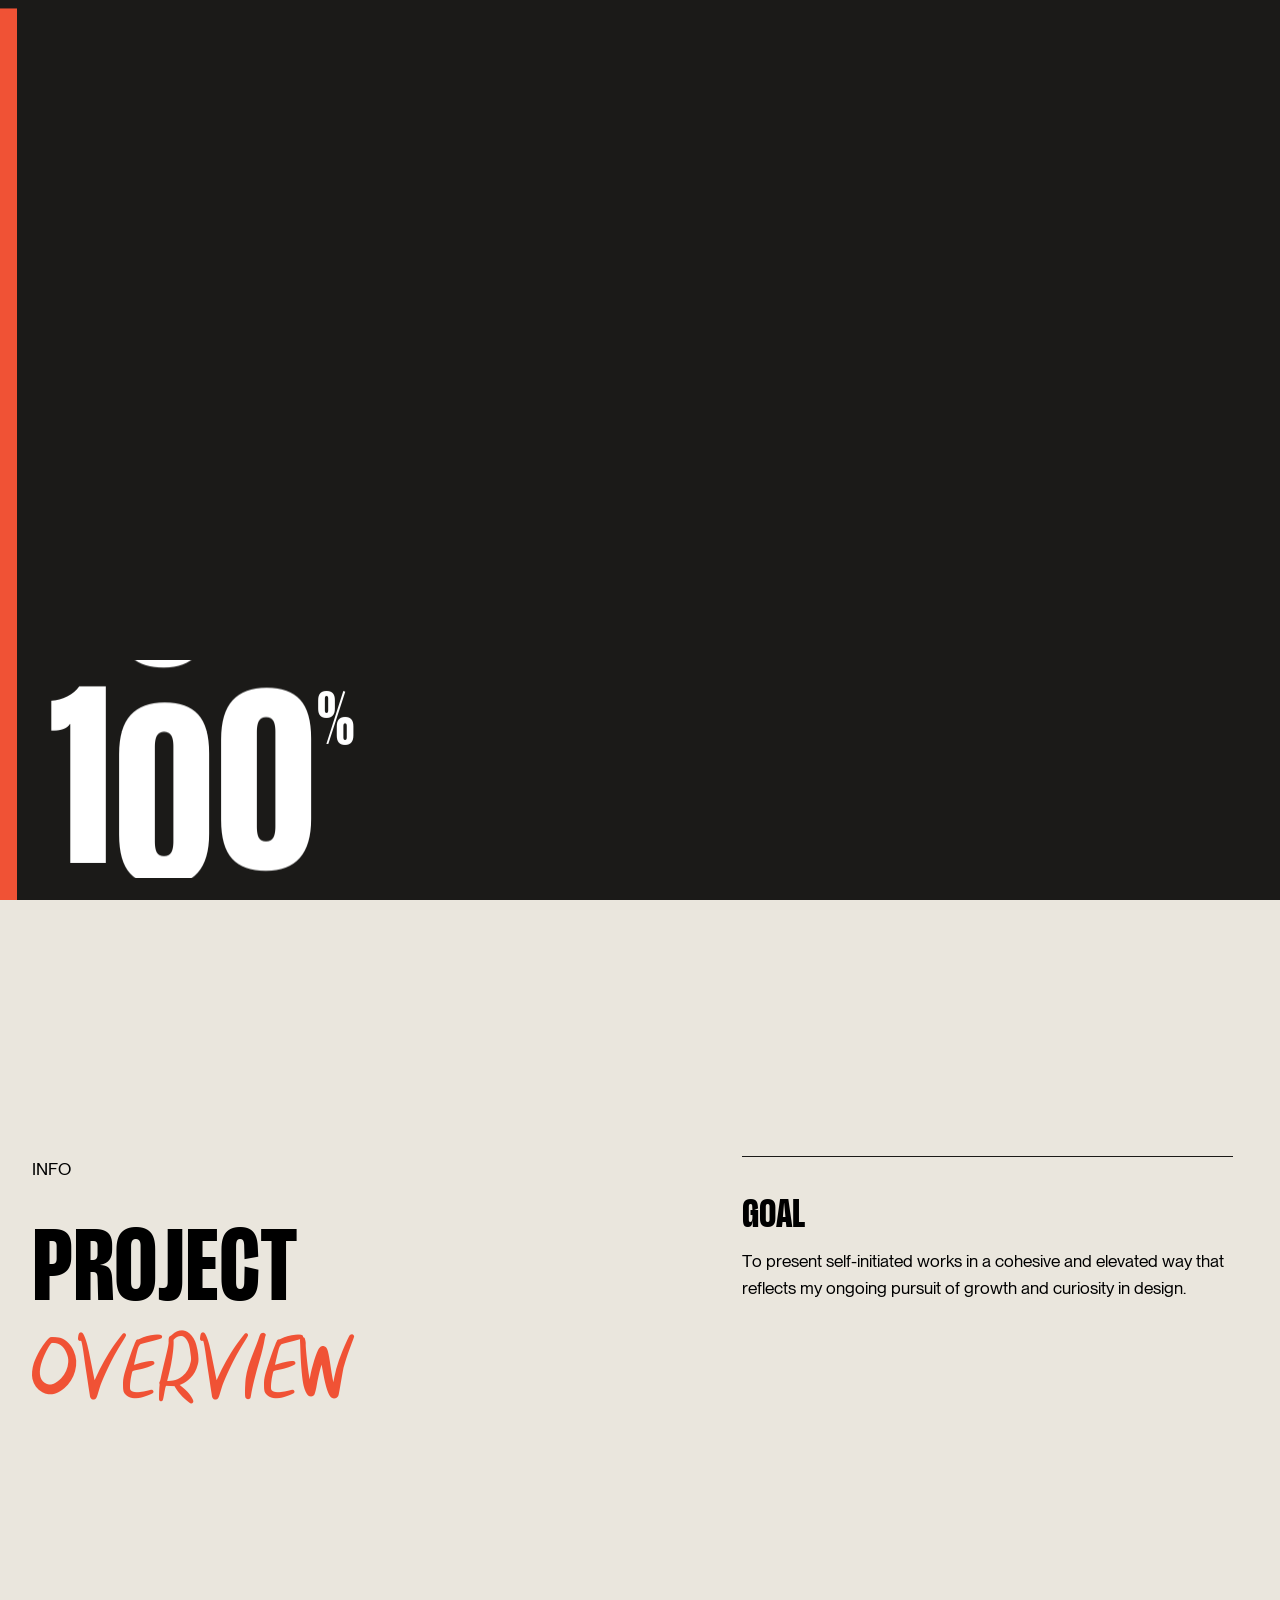
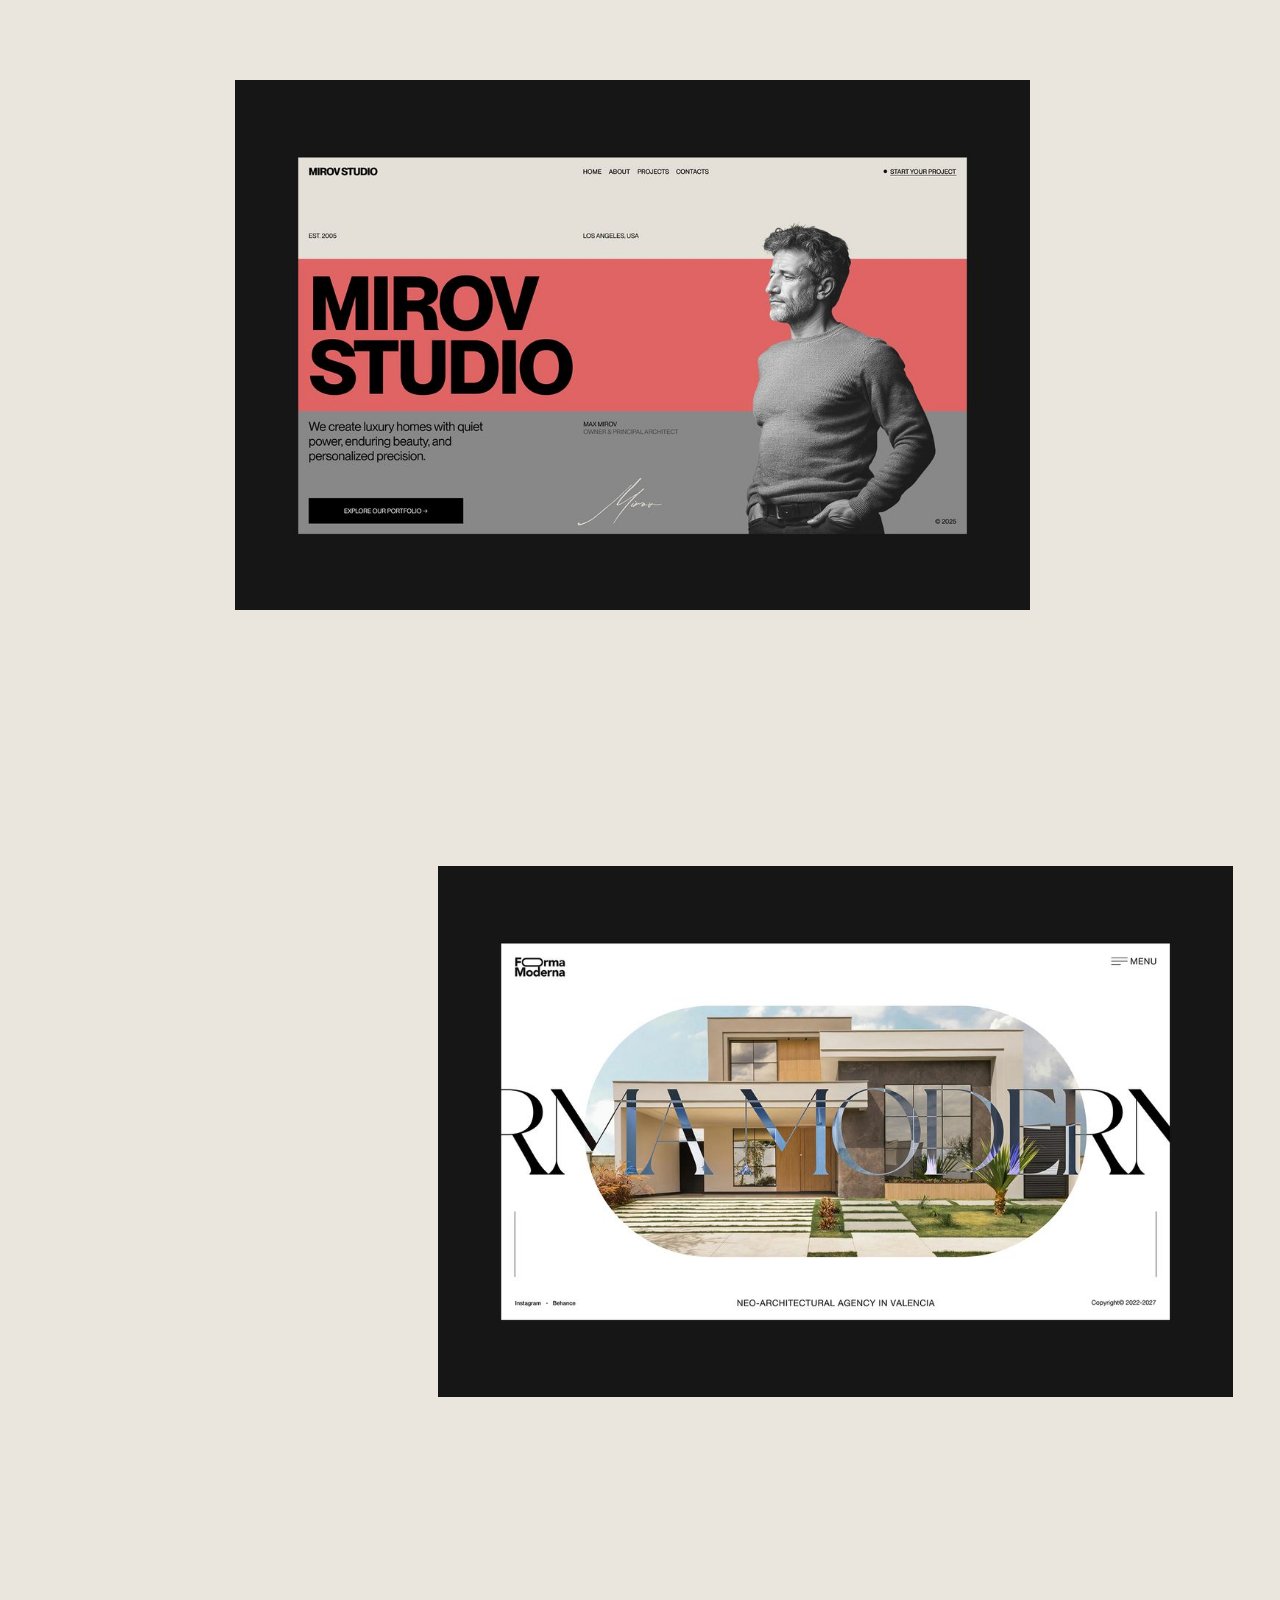
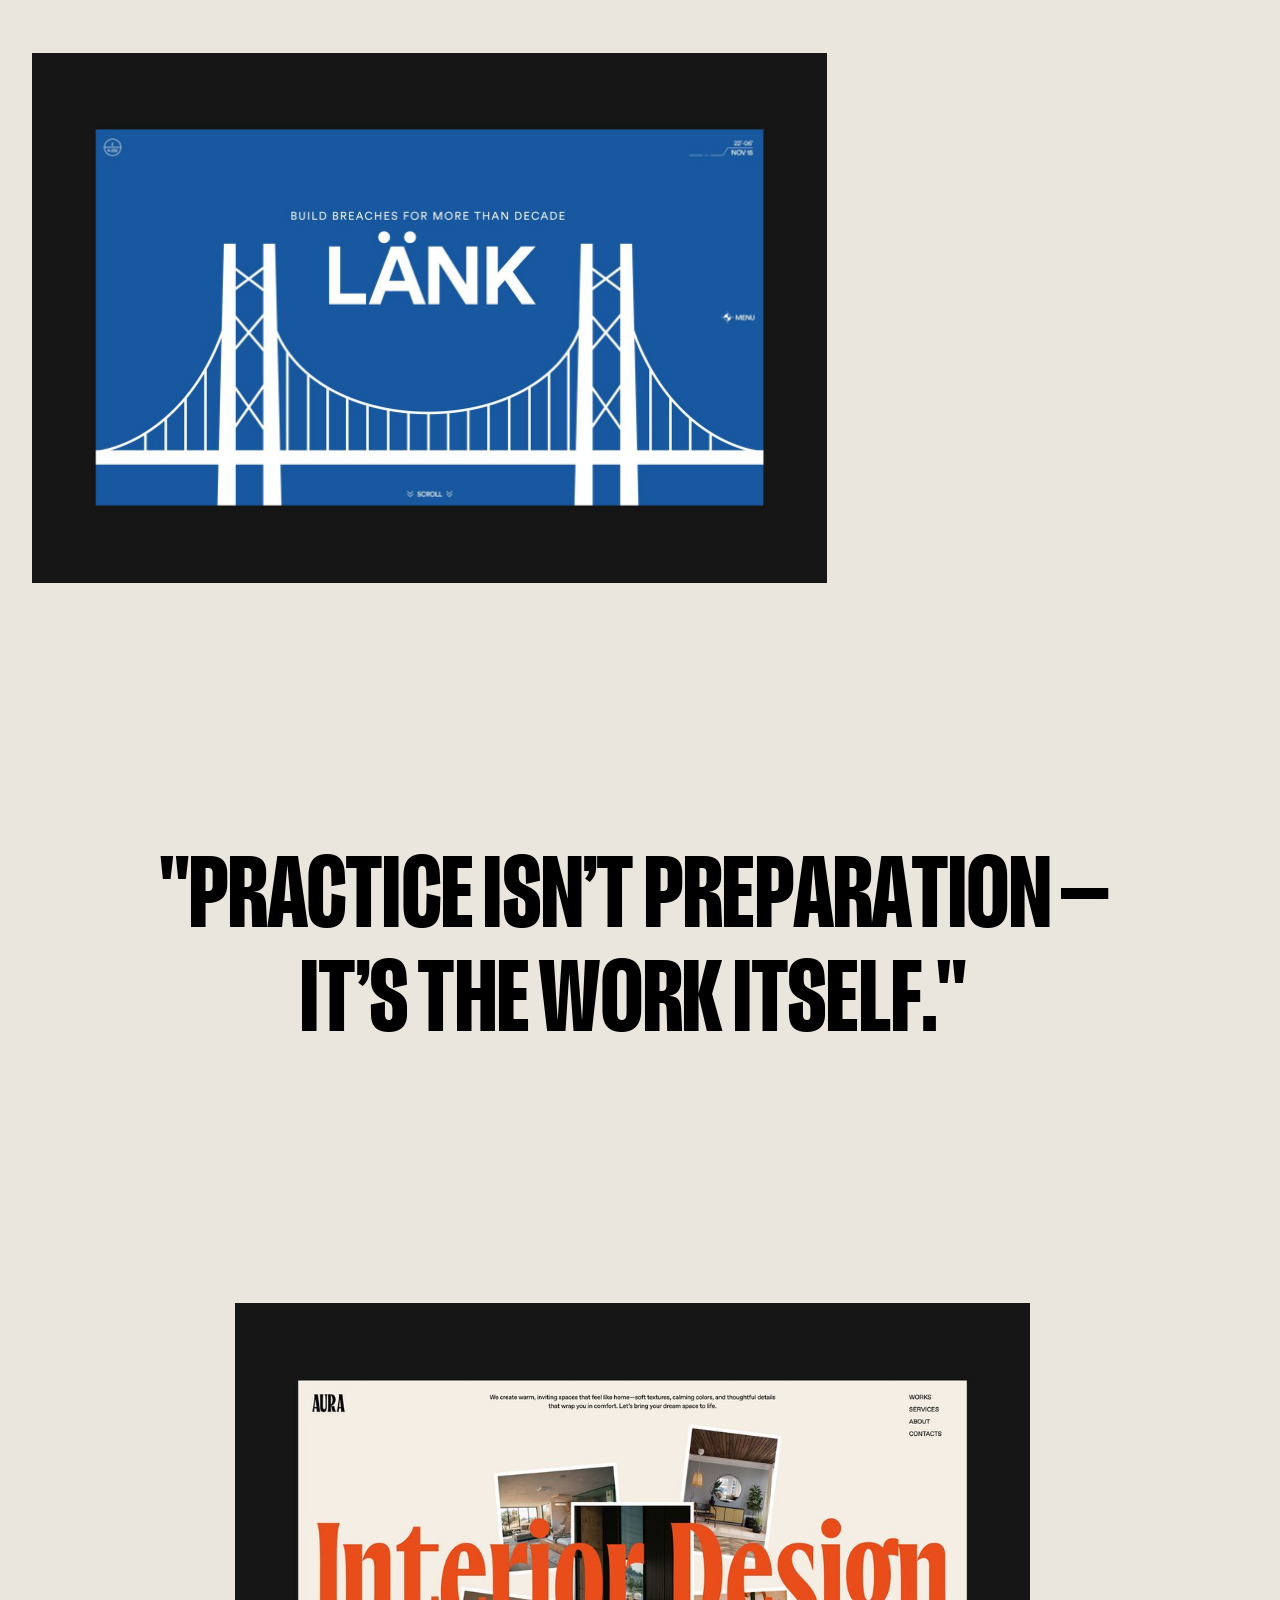
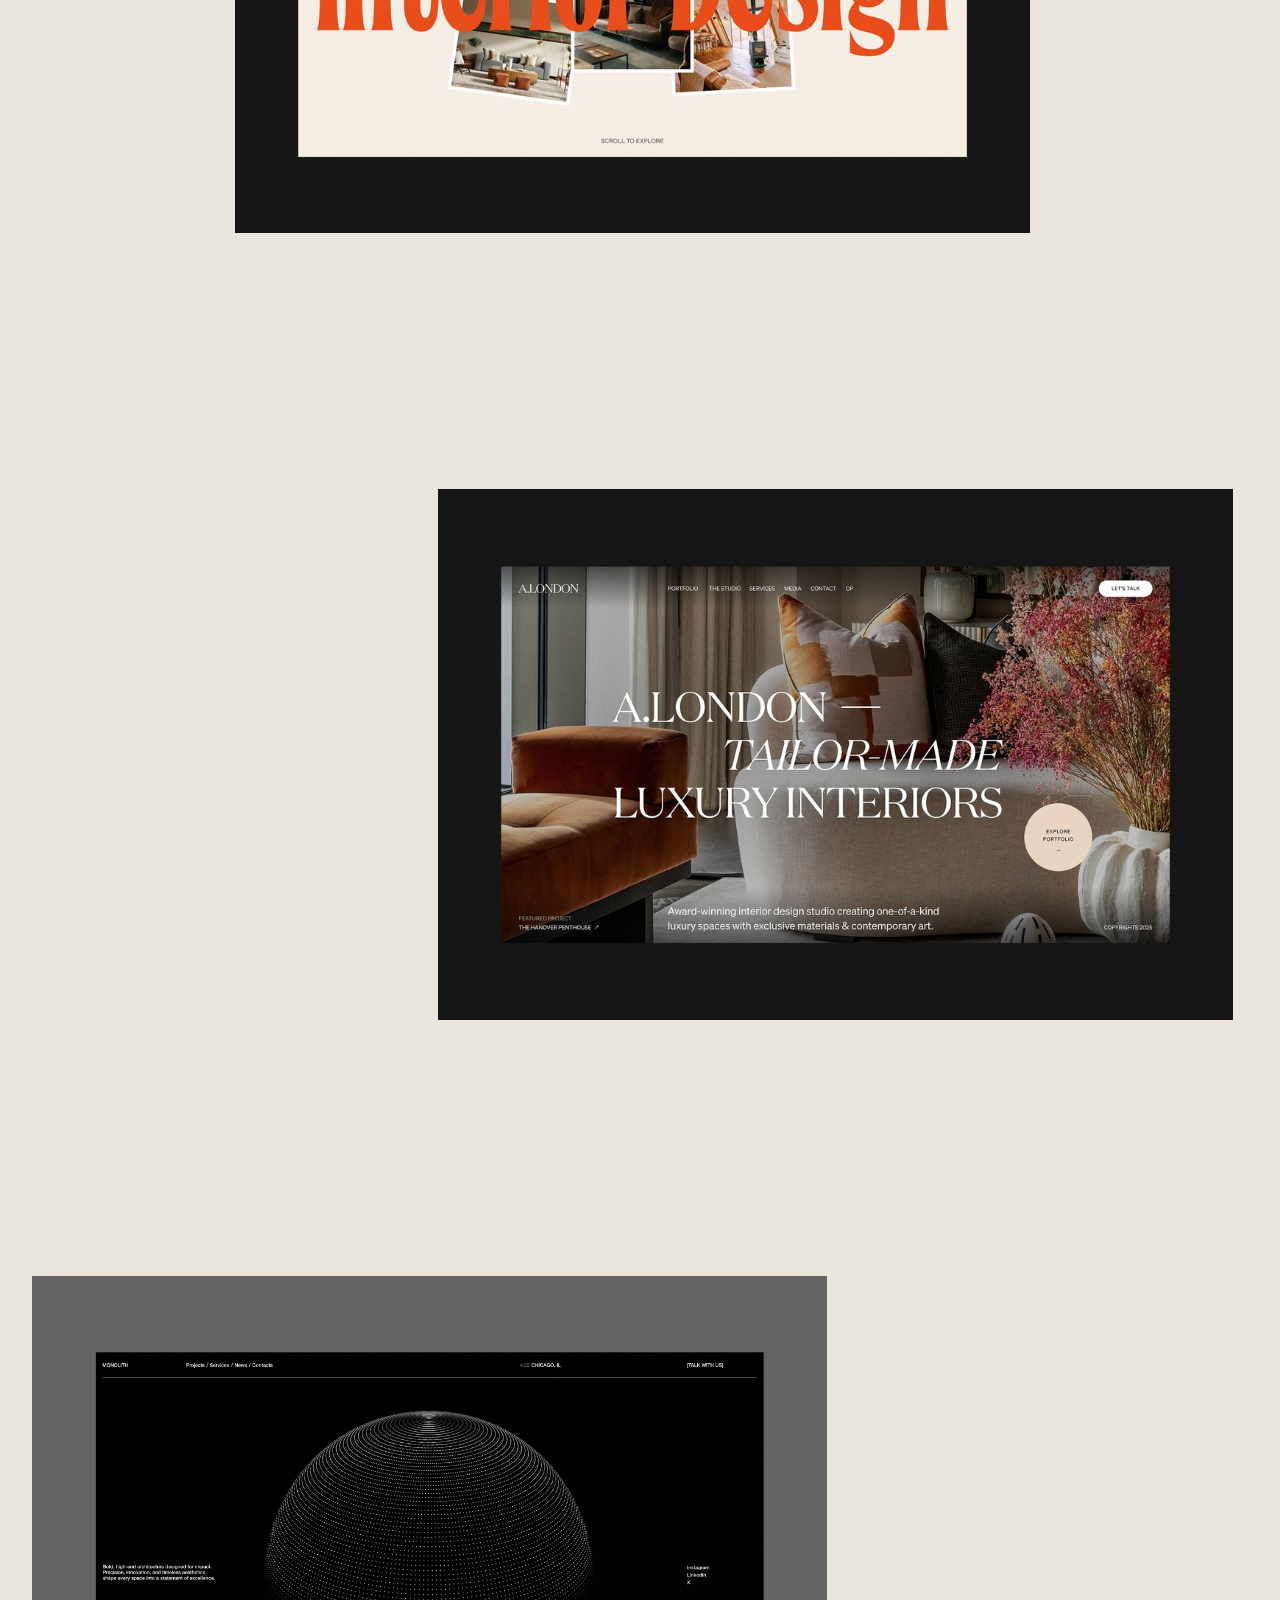
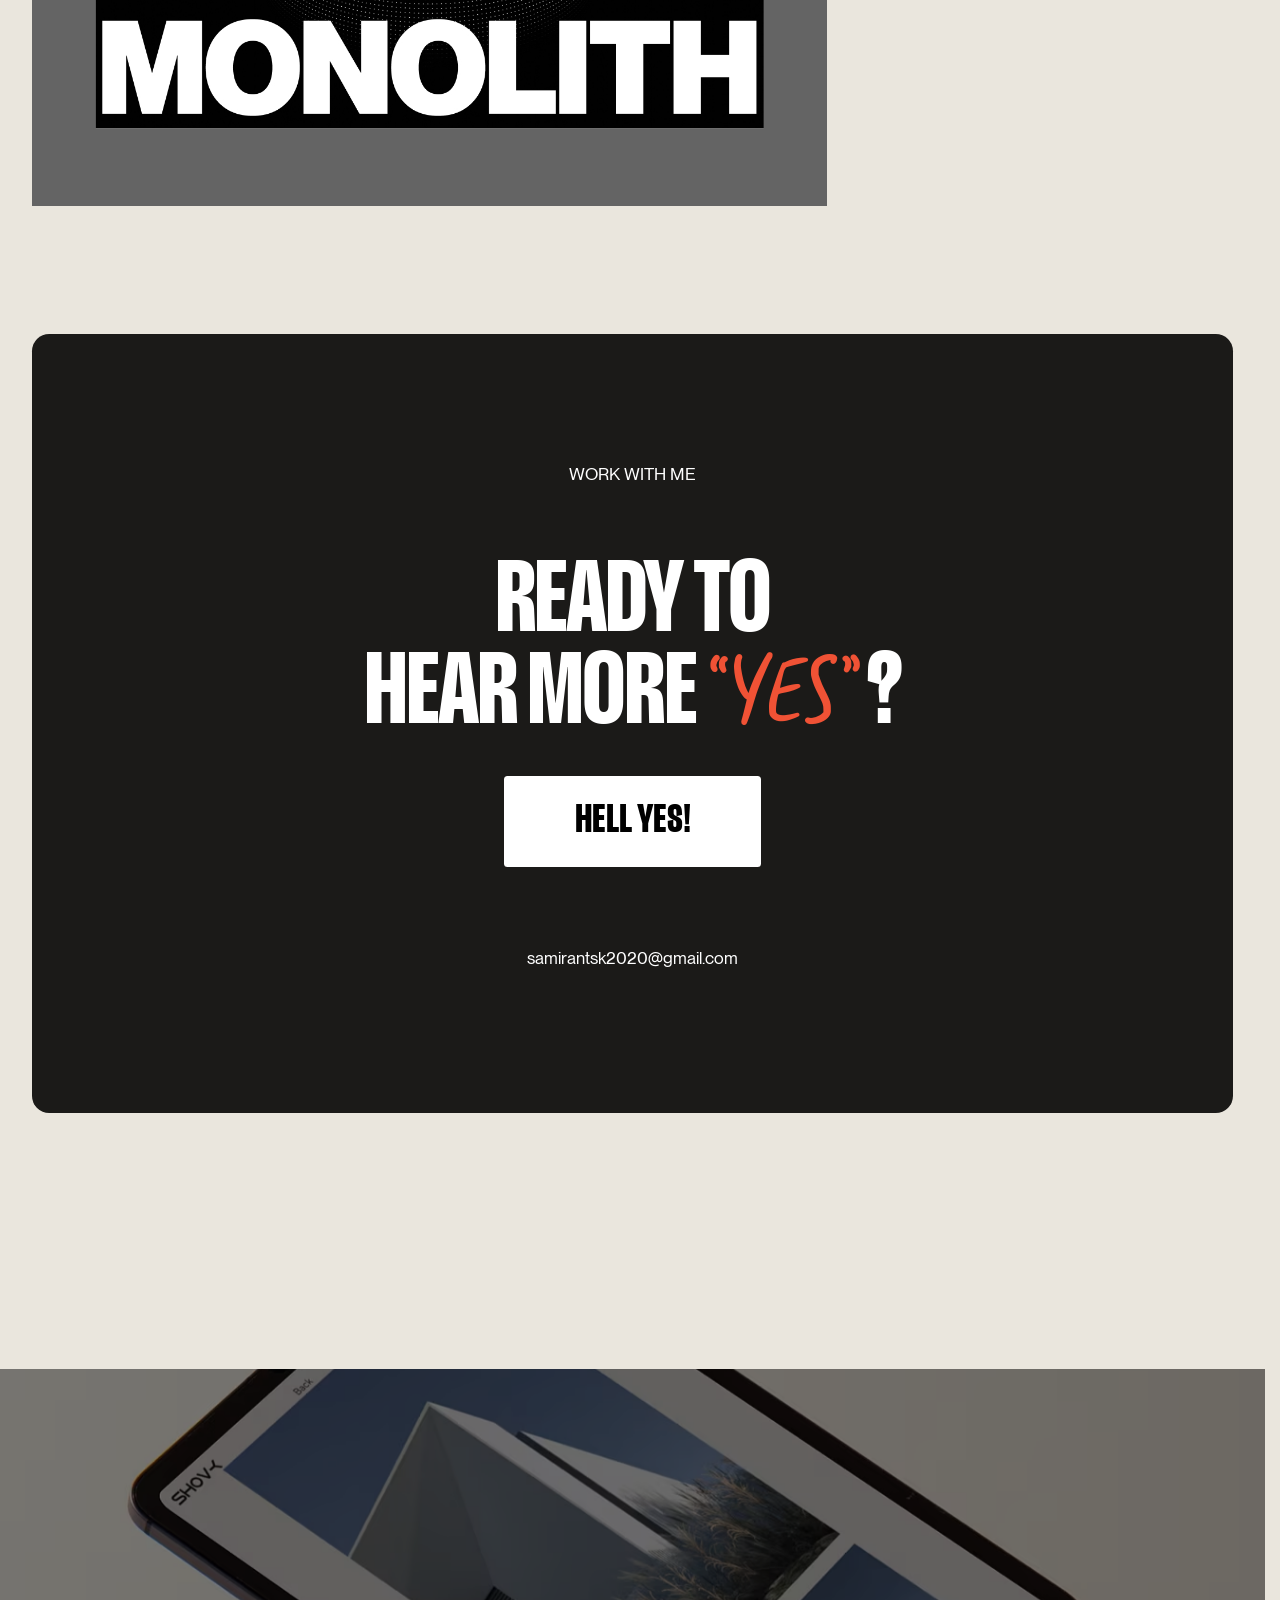
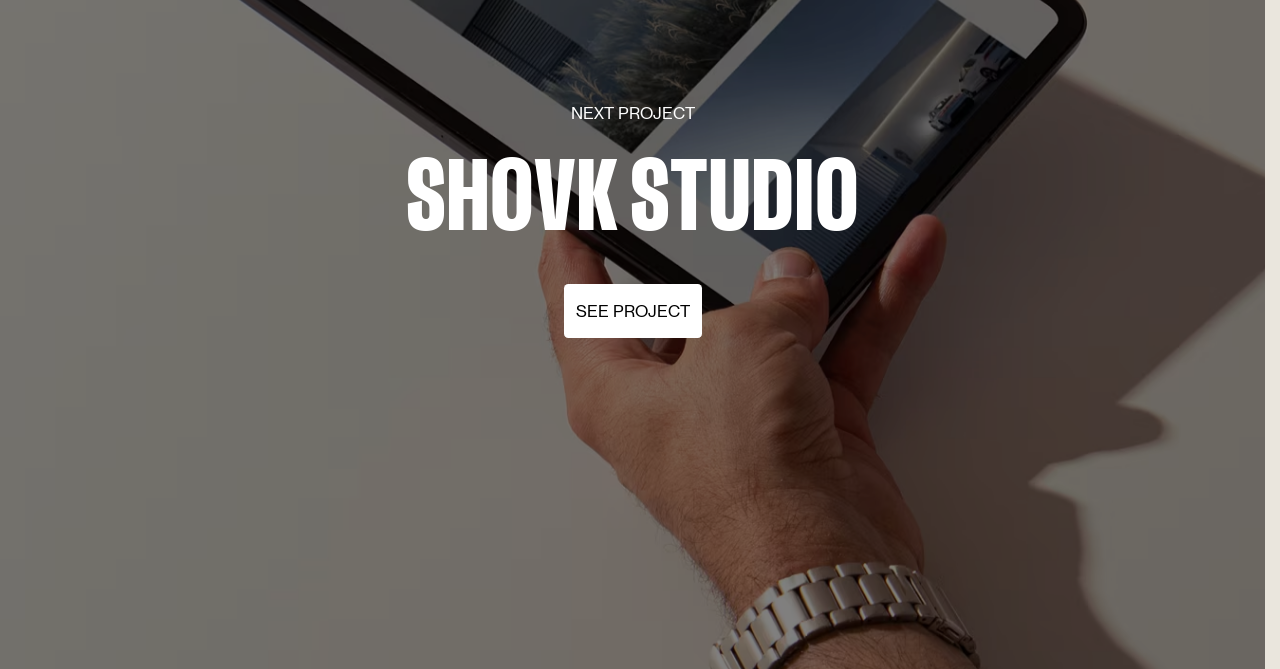
<file: portfolio/collection-v-2.html>
<!DOCTYPE html><!--  This site was created in Webflow. https://webflow.com  --><!--  Last Published: Wed Feb 11 2026 20:50:51 GMT+0000 (Coordinated Universal Time)  -->
<html lang="en">
<head>
  <meta charset="utf-8">
  <title>Collection v.2 | Samiran Das</title>
  <meta content="A curated collection of personal design explorations, concepts, and visual studies. Self-initiated work showcasing ongoing creative growth and curiosity." name="description">
  <meta content="Collection v.2 | Samiran Das" property="og:title">
  <meta content="A curated collection of personal design explorations, concepts, and visual studies. Self-initiated work showcasing ongoing creative growth and curiosity." property="og:description">
  <meta content="https://samirandas.com/og/og-collection-v2.jpg" property="og:image">
  <meta content="Collection v.2 | Samiran Das" property="twitter:title">
  <meta content="A curated collection of personal design explorations, concepts, and visual studies. Self-initiated work showcasing ongoing creative growth and curiosity." property="twitter:description">
  <meta content="https://samirandas.com/og/og-collection-v2.jpg" property="twitter:image">
  <meta property="og:type" content="website">
  <meta property="og:url" content="https://samirandas.com/portfolio/collection-v-2">
  <meta content="summary_large_image" name="twitter:card">
  <meta content="width=device-width, initial-scale=1" name="viewport">
  <meta name="google-site-verification" content="XIgofDAHlMo1m81nUU4iGGBMlECy_xV72gRnZVyx8-0" />
  <link rel="canonical" href="https://samirandas.com/portfolio/collection-v-2">
  <style>html{font-family:sans-serif;-ms-text-size-adjust:100%;-webkit-text-size-adjust:100%}body{margin:0}aside,main,nav,section{display:block}[hidden]{display:none}a{background-color:transparent}h1{font-size:2em;margin:.67em 0}img{border:0}svg:not(:root){overflow:hidden}button{color:inherit;font:inherit;margin:0}button{overflow:visible}button{text-transform:none}button{-webkit-appearance:button}button::-moz-focus-inner{border:0;padding:0}*{-webkit-box-sizing:border-box;-moz-box-sizing:border-box;box-sizing:border-box}html{height:100%}body{margin:0;min-height:100%;background-color:#fff;font-family:Arial,sans-serif;font-size:14px;line-height:20px;color:#333}img{max-width:100%;vertical-align:middle;display:inline-block}.w-inline-block{max-width:100%;display:inline-block}h1,h2,h3{font-weight:700;margin-bottom:10px}h1{font-size:38px;line-height:44px;margin-top:20px}h2{font-size:32px;line-height:36px;margin-top:20px}h3{font-size:24px;line-height:30px;margin-top:20px}p{margin-top:0;margin-bottom:10px}ul{margin-top:0;margin-bottom:10px;padding-left:40px}button{border:0;-webkit-appearance:button}.w-nav{position:relative;background:#ddd;z-index:1000}.w-nav:after,.w-nav:before{content:" ";display:table;grid-column-start:1;grid-row-start:1;grid-column-end:2;grid-row-end:2}.w-nav:after{clear:both}.w-nav-brand{position:relative;float:left;text-decoration:none;color:#333}.w-nav-menu{position:relative;float:right}@media screen and (max-width:767px){.w-nav-brand{padding-left:10px}}:root{--background-color--background-primary:var(--base-color-brand--brand-lightest);--_typography---font--font-body:"PP Neue Montreal",Arial,sans-serif;--_typography---font-size--text-main:clamp(1 * 1rem, ((1 - ((1.125 - 1) / (120 - 20) * 20)) * 1rem + ((1.125 - 1) / (120 - 20)) * 100vw), 1.125 * 1rem);--_typography---line-height--body:1.4;--_typography---font-weight--regular:400;--_typography---letter-spacing--normal:0em;--_typography---font--font-display:Lektorat,Impact,sans-serif;--_typography---font-size--h1:clamp(3 * 1rem, ((3 - ((7.125 - 3) / (120 - 20) * 20)) * 1rem + ((7.125 - 3) / (120 - 20)) * 100vw), 7.125 * 1rem);--_typography---font-weight--extra-bold:800;--_typography---letter-spacing--tight:-.02em;--_typography---font-size--h2:clamp(2.25 * 1rem, ((2.25 - ((4 - 2.25) / (90 - 20) * 20)) * 1rem + ((4 - 2.25) / (90 - 20)) * 100vw), 4 * 1rem);--_typography---font-size--h3:clamp(1.725 * 1rem, ((1.725 - ((2.5 - 1.725) / (120 - 20) * 20)) * 1rem + ((2.5 - 1.725) / (120 - 20)) * 100vw), 2.5 * 1rem);--link-color--link-primary:var(--base-color-neutral--black);--_spacing-size---main--space-md:var(--_spacing-size---base--spacing-6);--text-color--text-alternate:var(--base-color-neutral--white);--text-color--text-primary:var(--base-color-neutral--black);--text-color--text-secondary:#747474;--background-color--background-success:var(--base-color-system--success-green);--text-color--text-success:var(--base-color-system--success-green-dark);--_typography---line-height--h1:1.05;--_spacing-size---main--space-sm:var(--_spacing-size---base--spacing-4);--border-color--border-primary:var(--base-color-neutral--black);--background-color--background-alternate:var(--base-color-neutral--white);--background-color--background-secondary:var(--base-color-neutral--neutral-darker);--background-color--background-brand:var(--base-color-brand--brand);--background-color--background-error:var(--base-color-system--error-red);--text-color--text-error:var(--base-color-system--error-red-dark);--border-color--border-alternate:var(--base-color-neutral--white);--_spacing-size---main--space-2xl:var(--_spacing-size---base--spacing-12);--_spacing-size---main--space-lg:var(--_spacing-size---base--spacing-8);--background-color--background-warning:var(--base-color-system--warning-yellow);--text-color--text-warning:var(--base-color-system--warning-yellow-dark);--_spacing-size---navbar-height:5.375rem;--link-color--link-alternate:var(--base-color-neutral--white);--base-color-brand--brand:#f05235;--_typography---font-size--h0:clamp(6 * 1rem, ((6 - ((14 - 6) / (120 - 20) * 20)) * 1rem + ((14 - 6) / (120 - 20)) * 100vw), 14 * 1rem);--_spacing-size---main--space-xl:var(--_spacing-size---base--spacing-10);--_typography---font--font-accent:"Tentang Nanti One","Palatino Linotype",sans-serif;--_typography---letter-spacing--wide:.02em;--_spacing-size---main--space-2xs:var(--_spacing-size---base--spacing-2);--_spacing-size---main--space-xs:var(--_spacing-size---base--spacing-3);--_typography---line-height--regular:1;--base-color-neutral--neutral-darker:#1b1a18;--base-color-neutral--white:#fff;--_typography---font-size--full-screen:clamp(3rem, 13vw, 15rem);--base-color-neutral--black:#000;--_typography---font-size--h4:clamp(1.25 * 1rem, ((1.25 - ((1.5 - 1.25) / (120 - 20) * 20)) * 1rem + ((1.5 - 1.25) / (120 - 20)) * 100vw), 1.5 * 1rem);--_spacing-size---base--spacing-1:.25rem;--_spacing-size---base--spacing-2:.5rem;--base-color-brand--brand-lightest:#eae6dd;--_spacing-size---base--spacing-3:.75rem;--base-color-brand--brand-light:#ffd880;--_spacing-size---base--spacing-4:1rem;--_spacing-size---base--spacing-5:1.5rem;--_spacing-size---base--spacing-6:2rem;--_typography---font-size--display:clamp(6.5 * 1rem, ((6.5 - ((20 - 6.5) / (120 - 32) * 32)) * 1rem + ((20 - 6.5) / (120 - 32)) * 100vw), 20 * 1rem);--_spacing-size---base--spacing-7:3rem;--_spacing-size---base--spacing-8:4rem;--_spacing-size---base--spacing-9:6rem;--_spacing-size---base--spacing-10:8rem;--_spacing-size---base--spacing-11:12rem;--_spacing-size---base--spacing-12:16rem;--base-color-system--success-green:#cef5ca;--base-color-system--success-green-dark:#114e0b;--base-color-system--warning-yellow:#fcf8d8;--base-color-system--warning-yellow-dark:#5e5515;--base-color-system--error-red:#f8e4e4;--base-color-system--error-red-dark:#3b0b0b;--base-color-system--focus-state:#2d62ff;--border-color--border-brand:var(--base-color-brand--brand);--link-color--link-brand:var(--base-color-brand--brand)}.w-layout-hflex{flex-direction:row;align-items:flex-start;display:flex}.w-checkbox:before{content:" ";grid-area:1/1/2/2;display:table}.w-checkbox:after{content:" ";clear:both;grid-area:1/1/2/2;display:table}body{background-color:var(--background-color--background-primary);font-family:var(--_typography---font--font-body);color:#000;font-size:var(--_typography---font-size--text-main);line-height:var(--_typography---line-height--body);font-weight:var(--_typography---font-weight--regular);letter-spacing:var(--_typography---letter-spacing--normal)}h1{font-family:var(--_typography---font--font-display);font-size:var(--_typography---font-size--h1);line-height:1.05;font-weight:var(--_typography---font-weight--extra-bold);letter-spacing:var(--_typography---letter-spacing--tight);margin-top:0;margin-bottom:0}h2{font-family:var(--_typography---font--font-display);font-size:var(--_typography---font-size--h2);line-height:1.2;font-weight:var(--_typography---font-weight--extra-bold);margin-top:0;margin-bottom:0}h3{font-family:var(--_typography---font--font-display);font-size:var(--_typography---font-size--h3);line-height:1.2;font-weight:var(--_typography---font-weight--extra-bold);margin-top:0;margin-bottom:0}p{font-family:var(--_typography---font--font-body);margin-bottom:0}a{font-family:var(--_typography---font--font-body);color:var(--link-color--link-primary)}ul{font-family:var(--_typography---font--font-body);margin-top:0;margin-bottom:0;padding-left:1.5rem}img{object-fit:cover;width:100%;height:100%;display:inline-block}.padding-global{padding-right:var(--_spacing-size---main--space-md);padding-left:var(--_spacing-size---main--space-md);flex:1;justify-content:space-between;align-items:stretch;display:flex}.page-wrapper{overflow:clip}.container-large{flex:1;width:100%;max-width:120rem;margin-left:auto;margin-right:auto}.nav_component{z-index:1000;height:var(--_spacing-size---navbar-height);padding-top:var(--_spacing-size---main--space-sm);padding-bottom:var(--_spacing-size---main--space-sm);will-change:transform;background-color:#0000;width:100%;position:absolute;inset:0% 0% auto;overflow:hidden;transform:translate(0)}.nav_container{flex-direction:row;justify-content:space-between;align-items:center;width:100%;max-width:120rem;margin-left:auto;margin-right:auto;display:flex}.nav_brand{justify-content:center;align-items:center;display:inline-flex;overflow:clip}.nav_logo{color:var(--link-color--link-primary);height:2.375rem}.nav_logo.is-white{color:var(--link-color--link-alternate)}.hero_gradient{z-index:20;background-image:linear-gradient(0deg,var(--base-color-brand--brand),#0000);width:100%;height:40%;position:absolute;inset:auto 0% 0%}.hero_sticky-wrapper{will-change:transform;height:100svh;position:sticky;top:0}.grid-12{grid-column-gap:1rem;grid-row-gap:1rem;grid-template-rows:auto;grid-template-columns:1fr 1fr 1fr 1fr 1fr 1fr 1fr 1fr 1fr 1fr 1fr 1fr;grid-auto-columns:1fr;display:grid}.text-style-accent{font-family:var(--_typography---font--font-accent);color:var(--base-color-brand--brand);font-weight:var(--_typography---font-weight--regular);letter-spacing:var(--_typography---letter-spacing--wide);position:relative;top:.05em}.section-sub-title{text-transform:uppercase}.nav-floating{z-index:999;will-change:transform;position:fixed;inset:0% 0% auto}.nav-floating_content-wrapper{padding-top:var(--_spacing-size---main--space-sm);padding-bottom:var(--_spacing-size---main--space-sm);justify-content:space-between;align-items:center;width:100%}.nav-floating_content-wrapper.grid-12{z-index:999;position:relative;transform:translateY(-100%)}.nav-floating_logo-wrapper{padding-top:var(--_spacing-size---main--space-2xs);padding-right:var(--_spacing-size---main--space-2xs);padding-bottom:var(--_spacing-size---main--space-2xs);padding-left:var(--_spacing-size---main--space-2xs);background-color:var(--background-color--background-secondary);margin:calc(-1 * var(--_spacing-size---main--space-2xs));border-radius:4px;position:relative;overflow:clip}.nav-floating_button-wrapper{grid-row-gap:.25rem;justify-content:flex-start;align-items:center}.btn-animate-chars{padding-top:var(--_spacing-size---main--space-sm);padding-right:var(--_spacing-size---main--space-xs);padding-bottom:var(--_spacing-size---main--space-sm);padding-left:var(--_spacing-size---main--space-xs);grid-column-gap:var(--_spacing-size---main--space-2xs);grid-row-gap:var(--_spacing-size---main--space-2xs);color:var(--link-color--link-alternate);text-transform:uppercase;border-radius:.25em;flex-grow:1;justify-content:center;align-items:center;max-width:15em;height:3.375rem;line-height:1;text-decoration:none;display:flex;position:relative}.btn-animate-chars.is-nav-link{grid-column-gap:1rem;grid-row-gap:1rem;color:var(--link-color--link-primary);grid-template-rows:auto auto;grid-template-columns:1fr 1fr;grid-auto-columns:1fr;display:inline-flex}.btn-animate-chars.hide-tablet{background-color:var(--background-color--background-secondary);color:var(--link-color--link-alternate);height:3.375rem}.btn-animate-chars.is-footer-link{color:var(--text-color--text-primary);text-transform:none;flex:0 auto;justify-content:flex-start;align-items:center;width:auto;height:auto;padding:0}.btn-animate-chars.is-menu{font-family:var(--_typography---font--font-display);color:var(--link-color--link-primary);font-size:var(--_typography---font-size--h1);line-height:var(--_typography---line-height--regular);font-weight:var(--_typography---font-weight--extra-bold);height:1em}.btn-animate-chars__bg{background-color:var(--background-color--background-secondary);border-radius:.25em;position:absolute;inset:0}.btn-animate-chars__text{line-height:var(--_typography---line-height--body);white-space:nowrap}.loading__numbers{color:var(--text-color--text-alternate);flex-flow:row;align-items:flex-start;font-size:calc(10vw + 10vh);display:flex;position:absolute;bottom:.1em;left:.23em}.loading__progress{width:1em;height:100%;position:absolute;bottom:0;left:0}.loading-screen{background-color:var(--background-color--background-secondary);width:100%;height:100%;position:absolute;top:0;left:0}.loading__number{text-transform:uppercase;line-height:1;position:relative}.loading__number-group{flex-flow:column;height:1em;display:flex;position:relative;overflow:hidden}.loading__number-wrap{font-family:var(--_typography---font--font-display);font-weight:var(--_typography---font-weight--extra-bold);will-change:transform;flex-flow:column;display:flex;position:relative}.loading__percentage{text-transform:uppercase;will-change:transform;line-height:1;position:relative}.loading__percentage-wrap{font-family:var(--_typography---font--font-display);font-size:.3em;font-weight:var(--_typography---font-weight--extra-bold);flex-flow:column;justify-content:flex-start;margin-top:.375em;display:flex;overflow:hidden}.loading__progress-inner{background-color:var(--base-color-brand--brand);transform-origin:bottom;width:100%;height:100%;position:absolute;top:0;left:0}.loading-container{z-index:9999;position:fixed;inset:0;overflow:hidden}.image_button{filter:grayscale();width:2.375rem;height:2.375rem}.spacer-nav{height:var(--_spacing-size---navbar-height)}.selected-projects_dynamic-element-wrapper{text-align:center;grid-area:1/1;justify-self:center;width:-moz-fit-content;width:fit-content;max-width:100%;position:relative;overflow:visible}.bold-nav-full__hamburger{color:var(--base-color-neutral--white);background-color:#0000;justify-content:center;align-items:center;width:3em;height:3em;display:flex;position:relative;overflow:hidden}.bold-nav__word{position:relative}.bold-nav-full{z-index:998;height:100vh;position:fixed;inset:0}.bold-nav-full__tile{background-color:var(--base-color-brand--brand);flex-flow:column;justify-content:center;align-items:center;width:100%;height:100%;display:flex;position:absolute;top:0;left:0}.bold-nav__bottom{justify-content:space-between;align-items:center;width:100%;padding:2rem;display:flex;position:absolute;bottom:0;left:0}.bold-nav-full__hamburger-bar{background-color:currentColor;width:2em;height:.125em;position:absolute}.nav_menu_button_wrapper{display:none}.project-badge{border:1px solid var(--border-color--border-alternate);color:var(--text-color--text-alternate);text-transform:uppercase;border-radius:.25em;justify-content:center;align-items:center;padding:.75rem;display:flex;transform:translateY(110%)}.section_pdp-hero{position:relative}.pdp-hero_content-wrapper{height:calc(100svh - var(--_spacing-size---navbar-height))}.pdp-hero_title{font-size:var(--_typography---font-size--h0);line-height:var(--_typography---line-height--regular);text-align:center;letter-spacing:var(--_typography---letter-spacing--normal);text-transform:uppercase;position:relative}.pdp-hero_title-wrapper{z-index:50}.pdp-hero_description-wrapper{z-index:50;justify-content:center;align-items:flex-start;width:100%;display:flex;position:absolute;inset:auto auto 2rem 0%}.pdp-hero_description{text-align:center;max-width:40rem}.section_project-details{background-color:var(--background-color--background-primary);position:relative}.project-details_content-wrapper{padding-top:var(--_spacing-size---main--space-2xl);padding-bottom:var(--_spacing-size---main--space-xl);flex-flow:column}.project-details_title-wrapper{grid-column-gap:var(--_spacing-size---main--space-md);grid-row-gap:var(--_spacing-size---main--space-md);flex-flow:column;display:flex}.project-details_title{font-size:var(--_typography---font-size--h1);line-height:var(--_typography---line-height--regular);text-transform:uppercase}.project-details_info-wrapper{grid-row-gap:var(--_spacing-size---main--space-lg);flex-flow:column;display:flex}.project-details_info-item{padding-top:var(--_spacing-size---main--space-md);grid-column-gap:var(--_spacing-size---main--space-xs);grid-row-gap:var(--_spacing-size---main--space-xs);border-top:1px solid var(--background-color--background-secondary);flex-flow:column;display:flex}.project-details_info-item_title{text-transform:uppercase}.section_project-images{background-color:var(--background-color--background-primary);position:relative}.section_project-images_content-wrapper{padding-top:var(--_spacing-size---main--space-xl);padding-bottom:var(--_spacing-size---main--space-xl)}.project-images_media-wrapper{width:100%}.project-images_media-wrapper.image-secondary{aspect-ratio:16/9;object-fit:cover}.project-images_media-wrapper.image-secondary.tamplate-2-left-12,.project-images_media-wrapper.image-secondary.tamplate-2-right-12{display:none}.pdp_badges-wrapper{grid-column-gap:var(--_spacing-size---main--space-2xs);grid-row-gap:var(--_spacing-size---main--space-2xs);max-width:100%;height:3rem;padding-top:.5em;padding-bottom:1px;display:flex;position:relative;overflow:hidden}.pdp-center_content{z-index:10;grid-column-gap:var(--_spacing-size---main--space-xs);grid-row-gap:var(--_spacing-size---main--space-xs);flex-flow:column;justify-content:flex-start;align-items:center;width:80%;margin-top:-4rem;display:flex;position:absolute;inset:50% auto auto 50%;transform:translate(-50%,-50%)}@media screen and (max-width:991px){.w-nav[data-collapse=medium] .w-nav-menu{display:none}.hide-tablet{display:none}.nav_container.grid-12{display:flex}.hero_gradient{background-image:linear-gradient(0deg,var(--base-color-brand--brand) 10%,#0000)}.nav-floating_content-wrapper.grid-12{display:flex}.nav_floating-menu_button_wrapper{flex:none;display:block}.bold-nav-full{height:100svh}.bold-nav__bottom{justify-content:center;align-items:center}.nav_menu_button_wrapper{display:block}.project-details_content-wrapper.grid-12{grid-column-gap:var(--_spacing-size---main--space-lg);grid-row-gap:var(--_spacing-size---main--space-lg);display:flex}.project-details_title-wrapper{grid-column-gap:var(--_spacing-size---main--space-sm);grid-row-gap:var(--_spacing-size---main--space-sm)}.project-details_info-wrapper{grid-row-gap:var(--_spacing-size---main--space-md)}.project-details_info-item{padding-top:var(--_spacing-size---main--space-sm);grid-column-gap:var(--_spacing-size---main--space-2xs);grid-row-gap:var(--_spacing-size---main--space-2xs)}.section_project-images_content-wrapper.grid-12{grid-template-columns:1fr 1fr 1fr 1fr 1fr 1fr}}@media screen and (max-width:479px){.padding-global{padding-right:var(--_spacing-size---main--space-sm);padding-left:var(--_spacing-size---main--space-sm)}.nav_brand{padding:0}.hero_gradient{background-image:linear-gradient(0deg,var(--base-color-brand--brand) 35%,#0000)}}#w-node-_56d7a6e2-6a8f-a6c1-3126-bbe70b01c29d-9bc330ca{grid-area:1/10/2/13;place-self:end}#w-node-b8746c17-49f3-e23f-2450-035ccf3f8f4d-9bc330ca{grid-area:1/1/2/4;align-self:center}#w-node-_47234ead-2f65-1b9f-2d30-4cef7bfc2f83-9bc330ca{grid-area:2/10/3/13;align-self:center}#w-node-_54d00f86-95d0-e92f-5c02-e7ecdcc823f7-9bc330ca{grid-area:3/5/4/8;align-self:center}#w-node-a1051b1a-0d31-8ee3-9950-4cdc1afa81f7-9bc330ca{grid-area:1/1/2/5;align-self:center}#w-node-_434b9bfe-a737-3d9e-4e49-9832426ede42-9bc330ca{grid-area:2/10/3/13;align-self:center}#w-node-fdee3776-5e82-4ed1-832e-9a3954450e39-9bc330ca{grid-area:3/3/4/6;align-self:center}#w-node-_1fc4100e-fb2a-79e2-adc5-88207838ee20-9bc330ca{grid-area:1/1/2/4;align-self:center}#w-node-c84b624d-d70e-334d-15ae-2f28e52ad0ce-9bc330ca{grid-area:2/10/3/13;align-self:center}#w-node-_1dbb6a05-84ee-bbbe-eb9e-d798b5b4a292-9bc330ca{grid-area:3/5/4/8;align-self:center}#w-node-_75e8a085-41ba-caea-f4f8-9f2edab746ec-9bc330ca{grid-area:1/1/2/4;align-self:end}#w-node-_14ff6da5-e54e-1d62-7b73-f54fb031ac7a-9bc330ca{grid-area:1/5/2/9}#w-node-_83b9e576-b438-caee-76e9-88371154c2cd-9bc330ca{grid-area:1/10/2/13;align-self:end}#w-node-_5c846574-619c-abe4-bf11-5f1244a51ee6-44a51ee1{grid-area:span 1/span 4/span 1/span 4}#w-node-_5c846574-619c-abe4-bf11-5f1244a51ef9-44a51ee1{grid-area:span 1/span 3/span 1/span 3}#w-node-_5c846574-619c-abe4-bf11-5f1244a51f09-44a51ee1{grid-area:span 1/span 5/span 1/span 5;justify-self:end}#w-node-_66ba0810-e130-04d9-7ee0-976a441252ef-441252ef{grid-area:1/10/2/13;justify-self:end}#w-node-a1b0bac0-0696-7738-12d1-d21c49264474-49264453{grid-column:span 2/span 2;justify-self:start}#w-node-a1b0bac0-0696-7738-12d1-d21c49264479-49264453{grid-area:1/4/2/10;justify-self:center}#w-node-a1b0bac0-0696-7738-12d1-d21c49264482-49264453{grid-area:1/10/2/13;justify-self:end}#w-node-_396176c6-906a-9f74-c6d0-8a4663dfdeac-63dfdea9{grid-area:span 1/span 2/span 1/span 2;justify-self:start}#w-node-_396176c6-906a-9f74-c6d0-8a4663dfdeae-63dfdea9{grid-area:1/4/2/10;justify-self:center}#w-node-_66ba0810-e130-04d9-7ee0-976a441252f5-63dfdea9{grid-area:1/10/2/13;justify-self:end}#w-node-b224ec27-30fa-be84-48bf-7ed471542af3-9bc330cd{grid-area:span 1/span 1/span 1/span 1}#w-node-_32eadc24-e391-a089-abe0-fb5b6627cb45-9bc330cd,#w-node-_32eadc24-e391-a089-abe0-fb5b6627cb5e-9bc330cd,#w-node-_40538c8c-870b-b365-34c4-2a06f0f8567d-9bc330cd,#w-node-_5d224905-8a1e-1460-7532-d38cb7ec37c1-9bc330cd{grid-area:span 1/span 1/span 1/span 1}#w-node-_32eadc24-e391-a089-abe0-fb5b6627cb63-9bc330cd{grid-area:span 1/span 1/span 1/span 1}#w-node-_32eadc24-e391-a089-abe0-fb5b6627cbb8-9bc330cd,#w-node-_32eadc24-e391-a089-abe0-fb5b6627cbc2-9bc330cd,#w-node-_32eadc24-e391-a089-abe0-fb5b6627cbc3-9bc330cd{grid-area:span 1/span 1/span 1/span 1}#w-node-_32eadc24-e391-a089-abe0-fb5b6627cc8a-9bc330cd{grid-area:span 1/span 1/span 1/span 1}#w-node-_32eadc24-e391-a089-abe0-fb5b6627cd08-9bc330cd{grid-area:span 1/span 1/span 1/span 1}#w-node-_30684373-af34-3818-02a4-e58b3ffef416-9bc330cd{grid-area:span 1/span 1/span 1/span 1}#w-node-_30684373-af34-3818-02a4-e58b3ffef41a-9bc330cd,#w-node-_607f7d05-3862-9cc1-ac80-7ec0d8a1d8f6-9bc330cd{grid-area:span 1/span 1/span 1/span 1}#w-node-_32eadc24-e391-a089-abe0-fb5b6627cd6b-9bc330cd,#w-node-_32eadc24-e391-a089-abe0-fb5b6627cd98-9bc330cd,#w-node-_607f7d05-3862-9cc1-ac80-7ec0d8a1d8fa-9bc330cd{grid-area:span 1/span 1/span 1/span 1}#w-node-c714a2f7-15d5-a415-da95-29adc4220e11-1cbf0339{grid-area:1/10/2/13;place-self:end}#w-node-c11a692c-00f1-10d0-87bb-606a237e39cc-1cbf0339{grid-area:1/7/2/13}#w-node-_27c4bb49-057f-35ee-1fb3-e9744f729984-1cbf0339{grid-area:1/7/2/13}#w-node-ee2e4f6c-835b-4ca0-dcf4-be06c932391d-4db38b37{grid-area:1/1/2/7}#w-node-b2cc4434-73b3-5f12-9949-7369a05cf684-4db38b37{grid-area:1/8/2/13}#w-node-e6508478-1853-2f1e-9ba7-63d78d419304-4db38b37{grid-area:1/1/2/6;align-self:center}#w-node-e6508478-1853-2f1e-9ba7-63d78d419306-4db38b37{grid-area:1/8/2/13;align-self:center}#w-node-e6508478-1853-2f1e-9ba7-63d78d419309-4db38b37{grid-area:1/3/2/11;align-self:center}#w-node-e6508478-1853-2f1e-9ba7-63d78d419319-4db38b37{grid-area:1/5/2/13;align-self:center}#w-node-e6508478-1853-2f1e-9ba7-63d78d419321-4db38b37{grid-area:1/1/2/6;align-self:center}#w-node-e6508478-1853-2f1e-9ba7-63d78d419323-4db38b37{grid-area:1/8/2/13;align-self:center}#w-node-e6508478-1853-2f1e-9ba7-63d78d419326-4db38b37{grid-area:1/1/2/9;align-self:center}#w-node-e6508478-1853-2f1e-9ba7-63d78d41932b-4db38b37{grid-area:1/3/2/11;align-self:center}#w-node-ee2e4f6c-835b-4ca0-dcf4-be06c932391d-5e7c3cdd{grid-area:1/1/2/7}#w-node-b2cc4434-73b3-5f12-9949-7369a05cf684-5e7c3cdd{grid-area:1/8/2/13}#w-node-e6508478-1853-2f1e-9ba7-63d78d419304-5e7c3cdd{grid-area:1/1/2/6;align-self:center}#w-node-e6508478-1853-2f1e-9ba7-63d78d419306-5e7c3cdd{grid-area:1/8/2/13;align-self:center}#w-node-e6508478-1853-2f1e-9ba7-63d78d419309-5e7c3cdd{grid-area:1/3/2/11;align-self:center}#w-node-e6508478-1853-2f1e-9ba7-63d78d419319-5e7c3cdd{grid-area:1/5/2/13;align-self:center}#w-node-e6508478-1853-2f1e-9ba7-63d78d419321-5e7c3cdd{grid-area:1/1/2/6;align-self:center}#w-node-e6508478-1853-2f1e-9ba7-63d78d419323-5e7c3cdd{grid-area:1/8/2/13;align-self:center}#w-node-e6508478-1853-2f1e-9ba7-63d78d419326-5e7c3cdd{grid-area:1/1/2/9;align-self:center}#w-node-e6508478-1853-2f1e-9ba7-63d78d41932b-5e7c3cdd{grid-area:1/3/2/11;align-self:center}#w-node-ee2e4f6c-835b-4ca0-dcf4-be06c932391d-10d9b2ba{grid-area:1/1/2/7}#w-node-b2cc4434-73b3-5f12-9949-7369a05cf684-10d9b2ba{grid-area:1/8/2/13}#w-node-e6508478-1853-2f1e-9ba7-63d78d419304-10d9b2ba{grid-area:1/1/2/6;align-self:center}#w-node-e6508478-1853-2f1e-9ba7-63d78d419306-10d9b2ba{grid-area:1/8/2/13;align-self:center}#w-node-e6508478-1853-2f1e-9ba7-63d78d419309-10d9b2ba{grid-area:1/3/2/11;align-self:center}#w-node-e6508478-1853-2f1e-9ba7-63d78d419319-10d9b2ba{grid-area:1/5/2/13;align-self:center}#w-node-e6508478-1853-2f1e-9ba7-63d78d419321-10d9b2ba{grid-area:1/1/2/6;align-self:center}#w-node-e6508478-1853-2f1e-9ba7-63d78d419323-10d9b2ba{grid-area:1/8/2/13;align-self:center}#w-node-e6508478-1853-2f1e-9ba7-63d78d419326-10d9b2ba{grid-area:1/1/2/9;align-self:center}#w-node-e6508478-1853-2f1e-9ba7-63d78d41932b-10d9b2ba{grid-area:1/3/2/11;align-self:center}#w-node-ee2e4f6c-835b-4ca0-dcf4-be06c932391d-3675ea96{grid-area:1/1/2/7}#w-node-b2cc4434-73b3-5f12-9949-7369a05cf684-3675ea96{grid-area:1/8/2/13}#w-node-e6508478-1853-2f1e-9ba7-63d78d419309-3675ea96{grid-area:1/3/2/11;align-self:center}#w-node-e6508478-1853-2f1e-9ba7-63d78d419319-3675ea96{grid-area:1/5/2/13;align-self:center}#w-node-e6508478-1853-2f1e-9ba7-63d78d41931b-3675ea96{grid-area:1/8/2/13;align-self:center}#w-node-e6508478-1853-2f1e-9ba7-63d78d419326-3675ea96{grid-area:1/1/2/9;align-self:center}#w-node-e6508478-1853-2f1e-9ba7-63d78d419328-3675ea96{grid-area:1/8/2/13;align-self:center}#w-node-b31cc52d-03fd-9803-f256-23ad776e9093-3675ea96{grid-area:1/3/2/11;align-self:center}#w-node-b53375e5-f189-34eb-4cd6-2e80895f59df-3675ea96{grid-area:1/5/2/13;align-self:center}#w-node-b53375e5-f189-34eb-4cd6-2e80895f59e1-3675ea96{grid-area:1/8/2/13;align-self:center}#w-node-_4e2d4ae6-4b4e-25db-efef-b3a055cf36ac-3675ea96{grid-area:1/1/2/9;align-self:center}#w-node-_4e2d4ae6-4b4e-25db-efef-b3a055cf36ae-3675ea96{grid-area:1/8/2/13;align-self:center}#w-node-ee2e4f6c-835b-4ca0-dcf4-be06c932391d-89d87b9e{grid-area:1/1/2/7}#w-node-b2cc4434-73b3-5f12-9949-7369a05cf684-89d87b9e{grid-area:1/8/2/13}#w-node-e6508478-1853-2f1e-9ba7-63d78d419304-89d87b9e{grid-area:1/1/2/6;align-self:center}#w-node-e6508478-1853-2f1e-9ba7-63d78d419306-89d87b9e{grid-area:1/8/2/13;align-self:center}#w-node-e6508478-1853-2f1e-9ba7-63d78d419309-89d87b9e{grid-area:1/3/2/11;align-self:center}#w-node-e6508478-1853-2f1e-9ba7-63d78d419326-89d87b9e{grid-area:1/1/2/9;align-self:center}#w-node-e6508478-1853-2f1e-9ba7-63d78d41932b-89d87b9e{grid-area:1/3/2/11;align-self:center}#w-node-ee2e4f6c-835b-4ca0-dcf4-be06c932391d-1fd609ba{grid-area:1/1/2/7}#w-node-b2cc4434-73b3-5f12-9949-7369a05cf684-1fd609ba{grid-area:1/8/2/13}#w-node-db780d09-ddae-4817-2952-234bf4506921-1fd609ba{grid-area:1/3/2/11;align-self:center}#w-node-db780d09-ddae-4817-2952-234bf4506924-1fd609ba{grid-area:1/5/2/13;align-self:center}#w-node-db780d09-ddae-4817-2952-234bf4506926-1fd609ba{grid-area:1/8/2/13;align-self:center}#w-node-db780d09-ddae-4817-2952-234bf4506929-1fd609ba{grid-area:1/1/2/9;align-self:center}#w-node-db780d09-ddae-4817-2952-234bf450692b-1fd609ba{grid-area:1/8/2/13;align-self:center}#w-node-db780d09-ddae-4817-2952-234bf4506931-1fd609ba{grid-area:1/3/2/11;align-self:center}#w-node-db780d09-ddae-4817-2952-234bf4506934-1fd609ba{grid-area:1/5/2/13;align-self:center}#w-node-db780d09-ddae-4817-2952-234bf4506936-1fd609ba{grid-area:1/8/2/13;align-self:center}#w-node-db780d09-ddae-4817-2952-234bf4506939-1fd609ba{grid-area:1/1/2/9;align-self:center}#w-node-db780d09-ddae-4817-2952-234bf450693b-1fd609ba{grid-area:1/8/2/13;align-self:center}#w-node-_01ba48fd-acab-c462-7612-47b9ca4905fc-1fd609ba{grid-area:1/3/2/11;align-self:center}@media screen and (max-width:767px){h1{font-size:2.5rem}h2{font-size:2rem}h3{font-size:1.5rem}.pdp-hero_title{font-size:var(--_typography---font-size--h1)}.pdp-hero_description{width:90%}.project-details_content-wrapper.grid-12{padding-top:var(--_spacing-size---main--space-xl);padding-bottom:var(--_spacing-size---main--space-lg);grid-column-gap:4rem;grid-row-gap:4rem;grid-template-rows:auto auto;grid-template-columns:1fr 1fr 1fr 1fr 1fr 1fr}.project-details_info-wrapper{grid-row-gap:var(--_spacing-size---main--space-lg)}.section_project-images_content-wrapper.grid-12{padding-top:var(--_spacing-size---main--space-lg);padding-bottom:var(--_spacing-size---main--space-lg);grid-template-columns:1fr 1fr 1fr 1fr 1fr 1fr}#w-node-e6508478-1853-2f1e-9ba7-63d78d419304-4db38b37,#w-node-e6508478-1853-2f1e-9ba7-63d78d419306-4db38b37{grid-area:span 1/span 3/span 1/span 3}#w-node-e6508478-1853-2f1e-9ba7-63d78d419309-4db38b37,#w-node-e6508478-1853-2f1e-9ba7-63d78d419319-4db38b37{grid-area:span 1/span 6/span 1/span 6}#w-node-e6508478-1853-2f1e-9ba7-63d78d419321-4db38b37,#w-node-e6508478-1853-2f1e-9ba7-63d78d419323-4db38b37{grid-area:span 1/span 3/span 1/span 3}#w-node-e6508478-1853-2f1e-9ba7-63d78d419326-4db38b37,#w-node-e6508478-1853-2f1e-9ba7-63d78d41932b-4db38b37{grid-area:span 1/span 6/span 1/span 6}#w-node-e6508478-1853-2f1e-9ba7-63d78d419304-5e7c3cdd,#w-node-e6508478-1853-2f1e-9ba7-63d78d419306-5e7c3cdd{grid-area:span 1/span 3/span 1/span 3}#w-node-e6508478-1853-2f1e-9ba7-63d78d419309-5e7c3cdd,#w-node-e6508478-1853-2f1e-9ba7-63d78d419319-5e7c3cdd{grid-area:span 1/span 6/span 1/span 6}#w-node-e6508478-1853-2f1e-9ba7-63d78d419321-5e7c3cdd,#w-node-e6508478-1853-2f1e-9ba7-63d78d419323-5e7c3cdd{grid-area:span 1/span 3/span 1/span 3}#w-node-b2cc4434-73b3-5f12-9949-7369a05cf684-10d9b2ba,#w-node-e6508478-1853-2f1e-9ba7-63d78d419326-5e7c3cdd,#w-node-e6508478-1853-2f1e-9ba7-63d78d41932b-5e7c3cdd,#w-node-ee2e4f6c-835b-4ca0-dcf4-be06c932391d-10d9b2ba{grid-area:span 1/span 6/span 1/span 6}#w-node-e6508478-1853-2f1e-9ba7-63d78d419304-10d9b2ba,#w-node-e6508478-1853-2f1e-9ba7-63d78d419306-10d9b2ba{grid-area:span 1/span 3/span 1/span 3}#w-node-e6508478-1853-2f1e-9ba7-63d78d419309-10d9b2ba,#w-node-e6508478-1853-2f1e-9ba7-63d78d419319-10d9b2ba{grid-area:span 1/span 6/span 1/span 6}#w-node-e6508478-1853-2f1e-9ba7-63d78d419321-10d9b2ba,#w-node-e6508478-1853-2f1e-9ba7-63d78d419323-10d9b2ba{grid-area:span 1/span 3/span 1/span 3}#w-node-b31cc52d-03fd-9803-f256-23ad776e9093-3675ea96,#w-node-b53375e5-f189-34eb-4cd6-2e80895f59df-3675ea96,#w-node-e6508478-1853-2f1e-9ba7-63d78d419309-3675ea96,#w-node-e6508478-1853-2f1e-9ba7-63d78d419319-3675ea96,#w-node-e6508478-1853-2f1e-9ba7-63d78d419326-10d9b2ba,#w-node-e6508478-1853-2f1e-9ba7-63d78d41932b-10d9b2ba{grid-area:span 1/span 6/span 1/span 6}#w-node-e6508478-1853-2f1e-9ba7-63d78d419304-89d87b9e,#w-node-e6508478-1853-2f1e-9ba7-63d78d419306-89d87b9e{grid-area:span 1/span 3/span 1/span 3}#w-node-e6508478-1853-2f1e-9ba7-63d78d419309-89d87b9e,#w-node-e6508478-1853-2f1e-9ba7-63d78d419326-89d87b9e,#w-node-e6508478-1853-2f1e-9ba7-63d78d41932b-89d87b9e{grid-area:span 1/span 6/span 1/span 6}#w-node-_01ba48fd-acab-c462-7612-47b9ca4905fc-1fd609ba,#w-node-db780d09-ddae-4817-2952-234bf4506924-1fd609ba,#w-node-db780d09-ddae-4817-2952-234bf4506926-1fd609ba,#w-node-db780d09-ddae-4817-2952-234bf4506929-1fd609ba,#w-node-db780d09-ddae-4817-2952-234bf4506931-1fd609ba,#w-node-db780d09-ddae-4817-2952-234bf4506934-1fd609ba,#w-node-db780d09-ddae-4817-2952-234bf4506936-1fd609ba{grid-area:span 1/span 6/span 1/span 6}}html{scrollbar-gutter:stable}body{-webkit-font-smoothing:antialiased;-moz-osx-font-smoothing:grayscale;font-smoothing:antialiased;text-rendering:optimizeLegibility}.container-large{margin-right:auto!important;margin-left:auto!important}@media screen and (max-width:991px){#w-node-_56d7a6e2-6a8f-a6c1-3126-bbe70b01c29d-9bc330ca{grid-area:span 1/span 3/span 1/span 3}#w-node-_75e8a085-41ba-caea-f4f8-9f2edab746ec-9bc330ca{grid-area:2/1/3/7}#w-node-_83b9e576-b438-caee-76e9-88371154c2cd-9bc330ca{grid-area:3/1/4/7}#w-node-_5c846574-619c-abe4-bf11-5f1244a51ee6-44a51ee1,#w-node-_5c846574-619c-abe4-bf11-5f1244a51ef9-44a51ee1{grid-area:span 1/span 3/span 1/span 3}#w-node-_5c846574-619c-abe4-bf11-5f1244a51f09-44a51ee1{grid-area:span 1/span 3/span 1/span 3;justify-self:start}#w-node-c714a2f7-15d5-a415-da95-29adc4220e11-1cbf0339{grid-area:span 1/span 3/span 1/span 3}#w-node-c11a692c-00f1-10d0-87bb-606a237e39cc-1cbf0339{grid-area:span 1/span 4/span 1/span 4}#w-node-_16786bcd-7ff6-19b8-9968-511e928e26fd-1cbf0339{grid-area:span 1/span 2/span 1/span 2}#w-node-_27c4bb49-057f-35ee-1fb3-e9744f729984-1cbf0339{grid-area:span 1/span 4/span 1/span 4}#w-node-_01ba48fd-acab-c462-7612-47b9ca4905fc-1fd609ba,#w-node-db780d09-ddae-4817-2952-234bf4506921-1fd609ba,#w-node-db780d09-ddae-4817-2952-234bf4506924-1fd609ba,#w-node-db780d09-ddae-4817-2952-234bf4506929-1fd609ba,#w-node-db780d09-ddae-4817-2952-234bf4506931-1fd609ba,#w-node-db780d09-ddae-4817-2952-234bf4506934-1fd609ba{grid-area:span 1/span 6/span 1/span 6}.hide-tablet{display:none!important}}.u-text-style-body{display:flow-root}.u-text-style-body:before{content:"";display:table;margin-bottom:calc(-.5lh + .36em)}.u-text-style-body:after{content:"";display:table;margin-bottom:calc(-.5lh + .36em)}.btn-animate-chars [data-button-animate-chars]{overflow:hidden;position:relative;display:inline-block}.btn-animate-chars__bg{inset:0}#floating-nav{--background-color--background-secondary:black;--link-color--link-alternate:white;--base-color-neutral--white:white}[text-split]{will-change:transform}.bold-nav-full__hamburger{justify-content:center;align-items:center;display:flex;position:relative;overflow:hidden}.bold-nav-full__hamburger .bold-nav-full__hamburger-bar{background-color:currentColor;width:2em;height:.08em;position:absolute;transform:translate(0) rotate(.001deg)}.bold-nav-full__hamburger .bold-nav-full__hamburger-bar:first-child{transform:translateY(-.45em) scale(1) rotate(.001deg)}.bold-nav-full__hamburger .bold-nav-full__hamburger-bar:nth-child(3){transform:translateY(.45em) scale(1) rotate(.001deg)}.bold-nav-full__tile{clip-path:polygon(0% 100%,100% 100%,100% 100%,0% 100%)}.bold-nav-full__ul{flex-flow:column;align-items:center;margin:0;padding:0;display:flex}.bold-nav-full__li{justify-content:center;align-items:center;margin:0;padding:0;text-decoration:none;display:flex;position:relative;overflow:hidden}.btn-animate-chars.is-menu{transform:translateY(100%) rotate(5deg)}[data-ratio="3-4"]{aspect-ratio:3/4}[data-ratio="3-2"]{aspect-ratio:3/2}</style>
  <script type="text/javascript">!function(o,c){var n=c.documentElement,t=" w-mod-";n.className+=t+"js",("ontouchstart"in o||o.DocumentTouch&&c instanceof DocumentTouch)&&(n.className+=t+"touch")}(window,document);</script>
  <link href="../assets/favicon-DrVmsY45.ico" rel="shortcut icon" type="image/x-icon">
  <link href="../assets/webclip-Cln6gDdr.png" rel="apple-touch-icon">
  <link rel="preconnect" href="https://www.googletagmanager.com" crossorigin="">
  <link rel="dns-prefetch" href="https://www.googletagmanager.com">
  <script async="" src="https://www.googletagmanager.com/gtag/js?id=G-WX5J84TFY1" onerror="window._gaBlocked=true"></script>
  <script type="text/javascript">
    window.dataLayer = window.dataLayer || [];
    function gtag(){if(!window._gaBlocked) dataLayer.push(arguments);}
    
    // Initialize GA with timeout fallback
    function initGA() {
      if (!window._gaBlocked && typeof gtag === 'function') {
        gtag('set', 'developer_id.dZGVlNj', true);
        gtag('js', new Date());
        gtag('config', 'G-WX5J84TFY1');
      }
    }
    
    // Try immediately, fallback after 3s
    if (window.gtag) initGA();
    else setTimeout(function(){ if(!window._gaBlocked) initGA(); }, 3000);
  </script>
  <script>
//----------Prevent preloader flash on return visits----------//
// This runs immediately when script loads, before DOMContentLoaded
(function() {
  if (sessionStorage.getItem('visited')) {
    // Add style tag to hide loader before it renders
    const style = document.createElement('style');
    style.textContent = '.loading-screen { display: none !important; }';
    document.head.appendChild(style);
  }
})();
</script>
  <style>
    .hero_title, .loading__numbers, .loading__progress {
    visibility:hidden;
    }
    #floating-nav{
      visibility: hidden;
    }
    .line-mask {
      overflow: hidden;
      padding-top: 0.08em;
      padding-bottom: 0.08em;
      margin-bottom: -0.02em;
      -webkit-text-rendering: optimizeSpeed; 
      text-rendering: optimizeSpeed;
      -webkit-transform: translateZ(0); 
      font-kerning: none;
    }
    
    /* SplitText word masks inside hero title — padding for bounce animation (back.out) */
    .hero_portfolio-title [style*="overflow"],
    .proccess-title [style*="overflow"],
    .hero_title-line1 [style*="overflow"],
    .hero_title-line2 [style*="overflow"] {
      padding-top: 0.15em !important;
      margin-top: -0.15em;
    }

    /* Additional spacing for SplitText characters */
    .text-style-accent .word-mask {
      display: inline-block;
      margin-right: 0.05em;
    }
  </style>
  
  <script type="module" crossorigin="" src="../assets/gsap-DdEwfv-Y.js"></script>
  <script type="module" crossorigin="" src="../assets/lenis-Bu7sAdyK.js"></script>
  <script type="module" crossorigin="" src="../assets/barba-CQlRLqFM.js"></script>
  <script type="module" crossorigin="" src="../assets/main-jKaaXVz_.js"></script>
  <link rel="stylesheet" crossorigin="" href="../assets/main-BjxpTroB.css" media="print" onload="this.media='all'">
</head>
<body data-barba="wrapper" data-theme-nav="light">
  <div class="page-wrapper">
    <div data-animation="over-right" class="nav_component w-nav" data-easing2="ease" data-easing="ease" data-collapse="medium" data-no-scroll="1" data-duration="400" id="navbar" data-doc-height="1">
      <div class="padding-global">
        <div class="nav_container grid-12">
          <a aria-label='Go to homepage' class='nav_brand w-nav-brand' href='../index.html' id='w-node-_396176c6-906a-9f74-c6d0-8a4663dfdeac-63dfdea9'><svg xmlns="http://www.w3.org/2000/svg" width="100%" viewbox="0 0 33 38" fill="none" class="nav_logo">
              <path d="M33 38L27.5111 18.0617L32.8139 6.34193e-06H24.7202L19.7819 18.0617L24.7667 38H33Z" fill="currentColor"></path>
              <path d="M0 0H10.28C13.2571 0 15.4433 0.656791 16.8388 1.97037C18.2653 3.28395 18.9785 5.30123 18.9785 8.02222V10.2741C18.9785 12.4008 18.5444 14.1053 17.6761 15.3877C16.8078 16.67 15.2883 17.4831 13.1175 17.8272V17.921C15.4743 18.1399 17.0869 18.8905 17.9552 20.1728C18.8545 21.4239 19.3041 23.0815 19.3041 25.1457V28.8988C19.3041 32.1202 18.4513 34.4502 16.7458 35.8889C15.0402 37.2963 12.6213 38 9.48926 38H0V0ZM7.67514 6.38025V15.3877H8.88456C9.78387 15.3877 10.4041 15.1687 10.7452 14.7309C11.1173 14.2617 11.3034 13.5424 11.3034 12.5728V8.91358C11.3034 8.00658 11.1483 7.36543 10.8382 6.99012C10.5591 6.58354 9.98543 6.38025 9.11713 6.38025H7.67514ZM7.67514 21.4395V31.6197H9.3032C10.1095 31.6197 10.6832 31.4321 11.0243 31.0568C11.3964 30.6502 11.5825 29.9934 11.5825 29.0864V24.1136C11.5825 23.2066 11.3809 22.5342 10.9778 22.0963C10.5746 21.6584 9.8769 21.4395 8.88456 21.4395H7.67514Z" fill="currentColor"></path>
            </svg></a>
          <nav role="navigation" id="w-node-_396176c6-906a-9f74-c6d0-8a4663dfdeae-63dfdea9" class="nav_menu w-nav-menu">
            <a class='btn-animate-chars is-nav-link w-inline-block' href='../portfolio'><span data-button-animate-chars="" class="btn-animate-chars__text">Portfolio</span></a>
            <a class='btn-animate-chars is-nav-link w-inline-block' href='../process'><span data-button-animate-chars="" class="btn-animate-chars__text">My process</span></a>
            <a class='btn-animate-chars is-nav-link w-inline-block' href='../about'><span data-button-animate-chars="" class="btn-animate-chars__text">About</span></a>
          </nav>
          <div class="nav_menu_button_wrapper">
            <div data-navigation-toggle="toggle" class="btn-animate-chars">
              <div class="btn-animate-chars__bg"></div><span data-button-animate-chars="" class="btn-animate-chars__text">Menu</span><button aria-label="Toggle menu" class="bold-nav-full__hamburger">
                <div class="bold-nav-full__hamburger-bar"></div>
                <div class="bold-nav-full__hamburger-bar"></div>
                <div class="bold-nav-full__hamburger-bar"></div>
              </button>
            </div>
          </div>
          <a class='btn-animate-chars hide-tablet w-inline-block' href='../contact' id='w-node-_66ba0810-e130-04d9-7ee0-976a441252f5-63dfdea9'>
            <div class="btn-animate-chars__bg"></div><img loading="eager" height="25" alt="" src="[data-uri]" class="image_button"><span data-button-animate-chars="" class="btn-animate-chars__text">Let&#x27;s talk</span>
          </a>
        </div>
      </div>
    </div>
    <aside data-navigation-status="not-active" data-nav-bar-height="" class="nav-floating">
      <div class="bold-nav-full">
        <div class="bold-nav-full__tile">
          <ul class="bold-nav-full__ul">
            <li class="bold-nav-full__li">
              <a class='btn-animate-chars is-menu w-inline-block' href='../index.html'><span data-button-animate-chars="" class="btn-animate-chars__text">Home</span></a>
            </li>
            <li class="bold-nav-full__li">
              <a class='btn-animate-chars is-menu w-inline-block' href='../portfolio'><span data-button-animate-chars="" class="btn-animate-chars__text">Portfolio</span></a>
            </li>
            <li class="bold-nav-full__li">
              <a class='btn-animate-chars is-menu w-inline-block' href='../process'><span data-button-animate-chars="" class="btn-animate-chars__text">My process</span></a>
            </li>
            <li class="bold-nav-full__li">
              <a class='btn-animate-chars is-menu w-inline-block' href='../about'><span data-button-animate-chars="" class="btn-animate-chars__text">About</span></a>
            </li>
            <li class="bold-nav-full__li">
              <a class='btn-animate-chars is-menu w-inline-block' href='../contact'><span data-button-animate-chars="" class="btn-animate-chars__text">Contact</span></a>
            </li>
          </ul>
          <div class="bold-nav__bottom">
            <p class="bold-nav__word hide-tablet">©2026 Copyright. All Rights Reserved.</p>
            <a href="mailto:samirantsk2020@gmail.com?subject=Hey%2C%20Samiran!%20I%20have%20a%20project%20idea" class="btn-animate-chars is-footer-link w-inline-block"><span data-button-animate-chars="" class="btn-animate-chars__text">samirantsk2020@gmail.com</span></a>
          </div>
        </div>
      </div>
      <div class="padding-global">
        <div class="container-large">
          <div id="floating-nav" class="nav-floating_content-wrapper grid-12">
            <div id="w-node-a1b0bac0-0696-7738-12d1-d21c49264474-49264453" class="nav-floating_logo-wrapper">
              <a aria-label='Go to homepage' class='nav_brand w-nav-brand' href='../index.html'><svg xmlns="http://www.w3.org/2000/svg" width="100%" viewbox="0 0 33 38" fill="none" class="nav_logo is-white">
                  <path d="M33 38L27.5111 18.0617L32.8139 6.34193e-06H24.7202L19.7819 18.0617L24.7667 38H33Z" fill="currentColor"></path>
                  <path d="M0 0H10.28C13.2571 0 15.4433 0.656791 16.8388 1.97037C18.2653 3.28395 18.9785 5.30123 18.9785 8.02222V10.2741C18.9785 12.4008 18.5444 14.1053 17.6761 15.3877C16.8078 16.67 15.2883 17.4831 13.1175 17.8272V17.921C15.4743 18.1399 17.0869 18.8905 17.9552 20.1728C18.8545 21.4239 19.3041 23.0815 19.3041 25.1457V28.8988C19.3041 32.1202 18.4513 34.4502 16.7458 35.8889C15.0402 37.2963 12.6213 38 9.48926 38H0V0ZM7.67514 6.38025V15.3877H8.88456C9.78387 15.3877 10.4041 15.1687 10.7452 14.7309C11.1173 14.2617 11.3034 13.5424 11.3034 12.5728V8.91358C11.3034 8.00658 11.1483 7.36543 10.8382 6.99012C10.5591 6.58354 9.98543 6.38025 9.11713 6.38025H7.67514ZM7.67514 21.4395V31.6197H9.3032C10.1095 31.6197 10.6832 31.4321 11.0243 31.0568C11.3964 30.6502 11.5825 29.9934 11.5825 29.0864V24.1136C11.5825 23.2066 11.3809 22.5342 10.9778 22.0963C10.5746 21.6584 9.8769 21.4395 8.88456 21.4395H7.67514Z" fill="currentColor"></path>
                </svg></a>
            </div>
            <div id="w-node-a1b0bac0-0696-7738-12d1-d21c49264479-49264453" class="nav_floating-menu_button_wrapper">
              <div id="btn-menu" data-navigation-toggle="toggle" class="btn-animate-chars">
                <div class="btn-animate-chars__bg"></div><span data-button-animate-chars="" class="btn-animate-chars__text">Menu</span><button aria-label="Toggle menu" class="bold-nav-full__hamburger">
                  <div class="bold-nav-full__hamburger-bar"></div>
                  <div class="bold-nav-full__hamburger-bar"></div>
                  <div class="bold-nav-full__hamburger-bar"></div>
                </button>
              </div>
            </div>
            <div id="w-node-a1b0bac0-0696-7738-12d1-d21c49264482-49264453" class="w-layout-hflex nav-floating_button-wrapper hide-tablet">
              <a class='btn-animate-chars hide-tablet w-inline-block' href='../contact'>
                <div class="btn-animate-chars__bg"></div><img width="38" height="38" alt="" src="[data-uri]" loading="eager" class="image_button"><span data-button-animate-chars="" class="btn-animate-chars__text">Let&#x27;s talk</span>
              </a>
            </div>
          </div>
        </div>
      </div>
    </aside>
    <div class="loading-container">
      <div class="loading-screen">
        <div class="loading__progress">
          <div class="loading__progress-inner"></div>
        </div>
        <div class="loading__numbers">
          <div class="loading__number-group is--first">
            <div class="loading__number-wrap"><span class="loading__number">1</span></div>
          </div>
          <div class="loading__number-group is--second">
            <div class="loading__number-wrap"><span class="loading__number">1</span><span class="loading__number">2</span><span class="loading__number">3</span><span class="loading__number">4</span><span class="loading__number">5</span><span class="loading__number">6</span><span class="loading__number">7</span><span class="loading__number">8</span><span class="loading__number">9</span><span class="loading__number">0</span></div>
          </div>
          <div class="loading__number-group is--third">
            <div class="loading__number-wrap"><span class="loading__number">1</span><span class="loading__number">2</span><span class="loading__number">3</span><span class="loading__number">4</span><span class="loading__number">5</span><span class="loading__number">6</span><span class="loading__number">7</span><span class="loading__number">8</span><span class="loading__number">9</span><span class="loading__number">0</span></div>
          </div>
          <div class="loading__percentage-wrap"><span class="loading__percentage">%</span></div>
        </div>
      </div>
    </div>
    <main data-barba="container" data-barba-namespace="pdp" class="main-wrapper">
      <div class="hero_sticky-wrapper">
        <div data-ignore-trail="" class="spacer-nav"></div>
        <section class="section_pdp-hero">
          <div class="padding-global">
            <div class="container-large">
              <div class="pdp-hero_content-wrapper">
                <div class="hero_gradient"></div>
                <div class="pdp-hero_description-wrapper">
                  <p class="pdp-hero_description">A curated collection of personal explorations — concepts, experiments, and visual studies created to keep the creative muscle active and evolving.</p>
                </div>
                <div class="pdp-center_content">
                  <div class="pdp_badges-wrapper">
                    <div data-wf--badge--variant="dark" class="project-badge w-variant-c124412e-6be5-c4f8-48a4-7176c401f870">
                      <div class="u-text-style-body">Design</div>
                    </div>
                    <div data-wf--badge--variant="dark" class="project-badge w-variant-c124412e-6be5-c4f8-48a4-7176c401f870">
                      <div class="u-text-style-body">Architecture</div>
                    </div>
                    <div data-wf--badge--variant="dark" class="project-badge w-variant-c124412e-6be5-c4f8-48a4-7176c401f870">
                      <div class="u-text-style-body">2025</div>
                    </div>
                  </div>
                  <div class="pdp-hero_title-wrapper">
                    <h1 class="pdp-hero_title">Collection<br>‍<span class="text-style-accent">(v.2)</span></h1>
                  </div>
                </div>
              </div>
            </div>
          </div>
        </section>
      </div>
      <section class="section_project-details">
        <div class="padding-global">
          <div class="container-large">
            <div class="project-details_content-wrapper grid-12">
              <div id="w-node-ee2e4f6c-835b-4ca0-dcf4-be06c932391d-3675ea96" class="project-details_title-wrapper">
                <div class="section-sub-title">
                  <div aria-hidden="true" text-split="">info</div>
                </div>
                <h2 text-split="" class="project-details_title">Project‍ <br><span class="text-style-accent">Overview</span></h2>
              </div>
              <div id="w-node-b2cc4434-73b3-5f12-9949-7369a05cf684-3675ea96" class="project-details_info-wrapper">
                <div class="project-details_info-item">
                  <h3 text-split="" class="project-details_info-item_title">Goal</h3>
                  <p text-split="">To present self-initiated works in a cohesive and elevated way that reflects my ongoing pursuit of growth and curiosity in design.</p>
                </div>
              </div>
            </div>
          </div>
        </div>
      </section>
      <section class="section_project-images">
        <div class="padding-global">
          <div class="container-large">
            <div class="section_project-images_content-wrapper grid-12">
              <div data-ratio="3-2" id="w-node-e6508478-1853-2f1e-9ba7-63d78d419309-3675ea96" class="project-images_media-wrapper"><img src="../assets/col2-mirov-1yN4Q-_M.jpg" loading="lazy" sizes="(max-width: 1080px) 100vw, 1080px" srcset="../assets/Col_mirov-p-1080-p-500-BArpCfro.jpg 500w, ../assets/Col_mirov-p-1080-p-800-Cn-nV3f2.jpg 800w, ../assets/col2-mirov-1yN4Q-_M.jpg 1080w" alt="Website homepage for Mirov Studio featuring a black-and-white photo of a man in a sweater looking to the right, with large bold text and a red and gray color block background."></div>
            </div>
            <div class="section_project-images_content-wrapper grid-12">
              <div data-ratio="3-2" id="w-node-e6508478-1853-2f1e-9ba7-63d78d419319-3675ea96" class="project-images_media-wrapper"><img sizes="(max-width: 1080px) 100vw, 1080px" srcset="../assets/Col_formaModerna-p-1080-p-500-DaBt28ii.jpg 500w, ../assets/Col_formaModerna-p-1080-p-800-CCFWJquR.jpg 800w, ../assets/col2-formamoderna-a27kA9fl.jpg 1080w" alt="Modern two-story house with large windows, a paved walkway, and landscaping including palm trees and grass." loading="lazy" src="../assets/col2-formamoderna-a27kA9fl.jpg"></div>
              <div data-ratio="3-4" id="w-node-e6508478-1853-2f1e-9ba7-63d78d41931b-3675ea96" class="project-images_media-wrapper image-secondary tamplate-2-right-12"><img src="collection-v-2" loading="lazy" alt="" hidden aria-hidden="true"></div>
            </div>
            <div class="section_project-images_content-wrapper grid-12 tamplate-2-left">
              <div data-ratio="3-2" id="w-node-e6508478-1853-2f1e-9ba7-63d78d419326-3675ea96" class="project-images_media-wrapper"><img width="1391" sizes="100vw" alt="White stylized suspension bridge with text &#x27;LÄNK&#x27; and &#x27;Build breaches for more than decade&#x27; on a blue background." loading="lazy" src="../assets/col1-LANK-BjrZ5DwK.jpg" srcset="../assets/LANK-p-500-4UWxiP0F.jpg 500w, ../assets/LANK-p-800-BIdFxj4S.jpg 800w, ../assets/LANK-p-1080-CfleGeEb.jpg 1080w, ../assets/LANK-p-1600-DRyriePz.jpg 1600w, ../assets/LANK-p-2000-CQ84GkY4.jpg 2000w, ../assets/LANK-p-2600-D9HSii3Z.jpg 2600w, ../assets/col1-LANK-BjrZ5DwK.jpg 2782w"></div>
              <div data-ratio="3-4" id="w-node-e6508478-1853-2f1e-9ba7-63d78d419328-3675ea96" class="project-images_media-wrapper image-secondary tamplate-2-left-12"><img src="collection-v-2" loading="lazy" alt="" hidden aria-hidden="true"></div>
            </div>
            <div class="section_project-text-quote-wrapper">
              <p text-split="" class="heading-style-h1">&quot;Practice isn’t preparation — it’s the work itself.&quot;</p>
            </div>
            <div class="section_project-images_content-wrapper grid-12">
              <div data-ratio="3-2" id="w-node-b31cc52d-03fd-9803-f256-23ad776e9093-3675ea96" class="project-images_media-wrapper"><img src="../assets/col2-aura-DUex37K0.jpg" loading="lazy" sizes="(max-width: 1080px) 100vw, 1080px" srcset="../assets/Col_interior-p-1080-p-500-DHNlCV6B.jpg 500w, ../assets/Col_interior-p-1080-p-800-BisuKLMt.jpg 800w, ../assets/col2-aura-DUex37K0.jpg 1080w" alt="Website homepage for Aura Interior Design featuring a beige background with the phrase &#x27;Interior Design&#x27; in large orange letters overlaid on a collage of home interior photos."></div>
            </div>
            <div class="section_project-images_content-wrapper grid-12">
              <div data-ratio="3-2" id="w-node-b53375e5-f189-34eb-4cd6-2e80895f59df-3675ea96" class="project-images_media-wrapper"><img sizes="(max-width: 1080px) 100vw, 1080px" srcset="../assets/Col_ALondon-p-1080-p-500-C4tUkd0H.jpg 500w, ../assets/Col_ALondon-p-1080-p-800-CLk8xnv-.jpg 800w, ../assets/col2-alondon-CEZ51Xnf.jpg 1080w" alt="Modern living room with a brown leather chair, a beige sofa with patterned pillows, and a vase of pink flowers." loading="lazy" src="../assets/col2-alondon-CEZ51Xnf.jpg"></div>
              <div data-ratio="3-4" id="w-node-b53375e5-f189-34eb-4cd6-2e80895f59e1-3675ea96" class="project-images_media-wrapper image-secondary tamplate-2-right-12"><img src="collection-v-2" loading="lazy" alt="" hidden aria-hidden="true"></div>
            </div>
            <div class="section_project-images_content-wrapper grid-12 tamplate-2-left">
              <div data-ratio="3-2" id="w-node-_4e2d4ae6-4b4e-25db-efef-b3a055cf36ac-3675ea96" class="project-images_media-wrapper"><img sizes="(max-width: 1391px) 100vw, 1391px" srcset="../assets/Monolith-p-500-Bg5uUVET.jpg 500w, ../assets/Monolith-p-800-DUyLloRA.jpg 800w, ../assets/Monolith-p-1080-lyZKIkf5.jpg 1080w, ../assets/col2-monolith-BPla_nW1.jpg 1391w" alt="Black webpage with white dotted semi-sphere graphic and large bold text MONOLITH at the bottom." loading="lazy" src="../assets/col2-monolith-BPla_nW1.jpg"></div>
              <div data-ratio="3-4" id="w-node-_4e2d4ae6-4b4e-25db-efef-b3a055cf36ae-3675ea96" class="project-images_media-wrapper image-secondary tamplate-2-left-12"><img src="collection-v-2" loading="lazy" alt="" hidden aria-hidden="true"></div>
            </div>
          </div>
        </div>
      </section>
      <div data-theme-section="dark" data-wf--cta-section--variant="base" class="section_cta">
        <div class="padding-global">
          <div class="container-large">
            <div class="section_cta-content_wrapper">
              <div class="section-sub-title text-color-alternate">
                <div>WORK WITH ME</div>
              </div>
              <div class="section_cta-main-wrap">
                <h2 class="heading-style-h1 text-align-center text-color-alternate text-style-allcaps">Ready to<br>hear more <span data-trigger-confetti="yes" class="text-style-accent is-yes">“yes”</span>?</h2>
                <a aria-label='See all projects button' class='btn-animate-chars is-big w-inline-block' href='../contact'>
                  <div class="btn-animate-chars__bg is-huge"></div>
                  <div class="big-btn-title-wrapper heading-style-h3"><span data-button-animate-chars="" class="btn-animate-chars__text">Hell<span class="text-style-accent"> yes!</span></span></div>
                </a>
              </div>
              <a href="mailto:samirantsk2020@gmail.com?subject=Hey%2C%20Samiran!%20I%20have%20a%20project%20idea" class="btn-animate-chars w-inline-block"><span data-button-animate-chars="" class="btn-animate-chars__text is-cta-section">samirantsk2020@gmail.com</span></a>
            </div>
          </div>
        </div>
      </div>
      <div class="spacer-2xl"></div>
      <div class="section_next-project">
        <div class="padding-global">
          <div class="container-large">
            <div class="section_next-project_content-wrapper">
              <div class="bg-full-screen-image-wrap"><img loading="lazy" src="../assets/shovk-tablet-mockup-ODn2jbBG.avif" alt="Hand holding a tablet displaying architectural photos of a modern white building against a blue sky." class="bg-full-parallax-image"></div>
              <div class="next-project_wrapper">
                <div class="next_project-info_wrapper">
                  <div class="section-sub-title">
                    <div aria-hidden="true" text-split="">Next project</div>
                  </div>
                  <div class="next-project_title-wrapper">
                    <h2 text-split="words" class="next-project_title">Shovk Studio</h2>
                  </div>
                </div>
                <a class='btn-animate-chars w-inline-block' data-wf--button--variant='alternate' href='shovk-studio' id='w-node-_66ba0810-e130-04d9-7ee0-976a441252ef-441252ef'>
                  <div class="btn-animate-chars__bg w-variant-548e6827-34ee-e06d-260b-005c88a3d7c4"></div><span data-button-animate-chars="" class="btn-animate-chars__text w-variant-548e6827-34ee-e06d-260b-005c88a3d7c4">See project</span>
                </a>
              </div>
            </div>
          </div>
        </div>
      </div>
    </main>
    <footer id="site-footer" class="footer w-node-_5c846574-619c-abe4-bf11-5f1244a51ee1-44a51ee1">
      <div class="padding-global">
        <div class="container-large">
          <div class="footer_content-wrapper">
            <div class="footer_links-wrapper grid-12">
              <div id="w-node-_5c846574-619c-abe4-bf11-5f1244a51ee6-44a51ee1" class="footer_link-group-wrapper">
                <div class="footer_link-group_title">(Menu)</div>
                <div class="footer_link-group">
                  <a class='btn-animate-chars is-footer-link w-inline-block' href='../index.html'><span data-button-animate-chars="" class="btn-animate-chars__text">Home</span></a>
                  <a class='btn-animate-chars is-footer-link w-inline-block' href='../portfolio'><span data-button-animate-chars="" class="btn-animate-chars__text">Portfolio</span></a>
                  <a class='btn-animate-chars is-footer-link w-inline-block' href='../process'><span data-button-animate-chars="" class="btn-animate-chars__text">My process</span></a>
                  <a class='btn-animate-chars is-footer-link w-inline-block' href='../about'><span data-button-animate-chars="" class="btn-animate-chars__text">About</span></a>
                  <a class='btn-animate-chars is-footer-link w-inline-block' href='../contact'><span data-button-animate-chars="" class="btn-animate-chars__text">Contact</span></a>
                </div>
              </div>
              <div id="w-node-_5c846574-619c-abe4-bf11-5f1244a51ef9-44a51ee1" class="footer_link-group-wrapper">
                <div class="footer_link-group_title">(Socials)</div>
                <div class="footer_link-group">
                  <a href="https://www.instagram.com/samiran.das/" class="btn-animate-chars is-footer-link w-inline-block"><span data-button-animate-chars="" class="btn-animate-chars__text">Instagram</span></a>
                  <a href="https://www.linkedin.com/in/samirandas/" class="btn-animate-chars is-footer-link w-inline-block"><span data-button-animate-chars="" class="btn-animate-chars__text">LinkedIn</span></a>
                  <a href="https://dribbble.com/samirandas" class="btn-animate-chars is-footer-link w-inline-block"><span data-button-animate-chars="" class="btn-animate-chars__text">Dribbble</span></a>
                </div>
              </div>
              <div id="w-node-_5c846574-619c-abe4-bf11-5f1244a51f09-44a51ee1" class="footer_link-group-wrapper is-footer-alt">
                <div class="footer_link-group_title">(Say &quot;Hello&quot;)</div>
                <div class="footer_link-group">
                  <a href="mailto:samirantsk2020@gmail.com?subject=Hey%2C%20Samiran!%20I%20have%20a%20project%20idea" class="btn-animate-chars is-footer-link w-inline-block"><span data-button-animate-chars="" class="btn-animate-chars__text">samirantsk2020@gmail.com</span></a>
                </div>
              </div>
            </div>
            <div class="footer_bottom-wrapper">
              <div class="footer_heading-wrapper">
                <h2 class="footer_heading" style="font-family: var(--_typography---font--font-display); font-size: clamp(5rem, 18vw, 25rem); line-height: 0.8; font-weight: 800; text-transform: uppercase; letter-spacing: -0.05em; margin: 0; white-space: nowrap; width: 100%; text-align: center;">SAMIRAN DAS</h2>
              </div>
              <div class="footer_credits-wrapper">
                <div>©2026 Samiran Das</div>
                <div>From Assam with love ❤️</div>
              </div>
            </div>
            <div class="hero_gradient is-footer"></div>
          </div>
        </div>
      </div>
    </footer>
    <div class="transition">
      <div class="transition-logo_wrapper">
        <svg xmlns="http://www.w3.org/2000/svg" width="100%" viewBox="0 0 33 38" fill="none" class="transition-logo">
          <path class="transition-logo_stroke" d="M33 38L27.5111 18.0617L32.8139 6.34193e-06H24.7202L19.7819 18.0617L24.7667 38H33Z" fill="none" stroke="currentColor" stroke-width="0.5"></path>
          <path class="transition-logo_stroke" d="M0 0H10.28C13.2571 0 15.4433 0.656791 16.8388 1.97037C18.2653 3.28395 18.9785 5.30123 18.9785 8.02222V10.2741C18.9785 12.4008 18.5444 14.1053 17.6761 15.3877C16.8078 16.67 15.2883 17.4831 13.1175 17.8272V17.921C15.4743 18.1399 17.0869 18.8905 17.9552 20.1728C18.8545 21.4239 19.3041 23.0815 19.3041 25.1457V28.8988C19.3041 32.1202 18.4513 34.4502 16.7458 35.8889C15.0402 37.2963 12.6213 38 9.48926 38H0V0ZM7.67514 6.38025V15.3877H8.88456C9.78387 15.3877 10.4041 15.1687 10.7452 14.7309C11.1173 14.2617 11.3034 13.5424 11.3034 12.5728V8.91358C11.3034 8.00658 11.1483 7.36543 10.8382 6.99012C10.5591 6.58354 9.98543 6.38025 9.11713 6.38025H7.67514ZM7.67514 21.4395V31.6197H9.3032C10.1095 31.6197 10.6832 31.4321 11.0243 31.0568C11.3964 30.6502 11.5825 29.9934 11.5825 29.0864V24.1136C11.5825 23.2066 11.3809 22.5342 10.9778 22.0963C10.5746 21.6584 9.8769 21.4395 8.88456 21.4395H7.67514Z" fill="none" stroke="currentColor" stroke-width="0.5"></path>
          <path class="transition-logo_fill" d="M33 38L27.5111 18.0617L32.8139 6.34193e-06H24.7202L19.7819 18.0617L24.7667 38H33Z" fill="currentColor"></path>
          <path class="transition-logo_fill" d="M0 0H10.28C13.2571 0 15.4433 0.656791 16.8388 1.97037C18.2653 3.28395 18.9785 5.30123 18.9785 8.02222V10.2741C18.9785 12.4008 18.5444 14.1053 17.6761 15.3877C16.8078 16.67 15.2883 17.4831 13.1175 17.8272V17.921C15.4743 18.1399 17.0869 18.8905 17.9552 20.1728C18.8545 21.4239 19.3041 23.0815 19.3041 25.1457V28.8988C19.3041 32.1202 18.4513 34.4502 16.7458 35.8889C15.0402 37.2963 12.6213 38 9.48926 38H0V0ZM7.67514 6.38025V15.3877H8.88456C9.78387 15.3877 10.4041 15.1687 10.7452 14.7309C11.1173 14.2617 11.3034 13.5424 11.3034 12.5728V8.91358C11.3034 8.00658 11.1483 7.36543 10.8382 6.99012C10.5591 6.58354 9.98543 6.38025 9.11713 6.38025H7.67514ZM7.67514 21.4395V31.6197H9.3032C10.1095 31.6197 10.6832 31.4321 11.0243 31.0568C11.3964 30.6502 11.5825 29.9934 11.5825 29.0864V24.1136C11.5825 23.2066 11.3809 22.5342 10.9778 22.0963C10.5746 21.6584 9.8769 21.4395 8.88456 21.4395H7.67514Z" fill="currentColor"></path>
        </svg>
      </div>
    </div>
  </div>
<noscript><link rel="stylesheet" crossorigin="" href="../assets/main-BjxpTroB.css"></noscript>
</body>
</html>
</file>
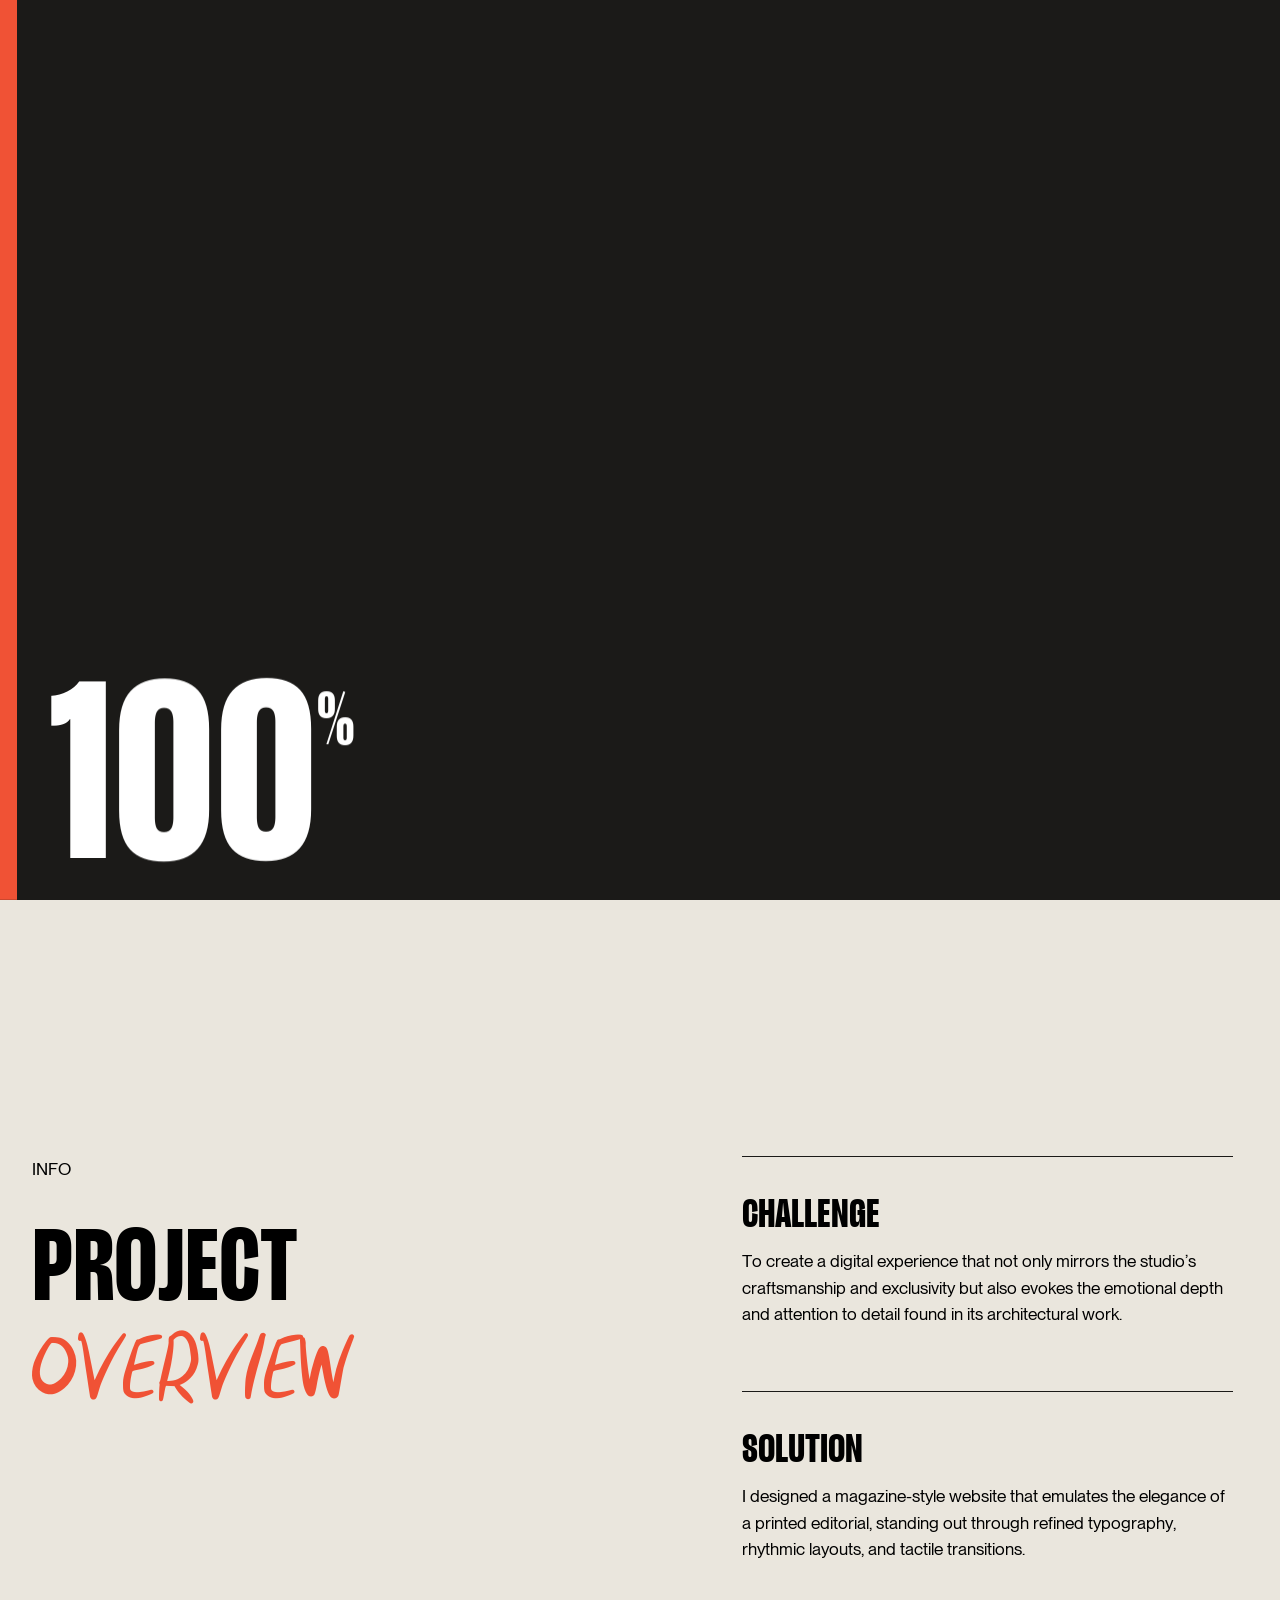
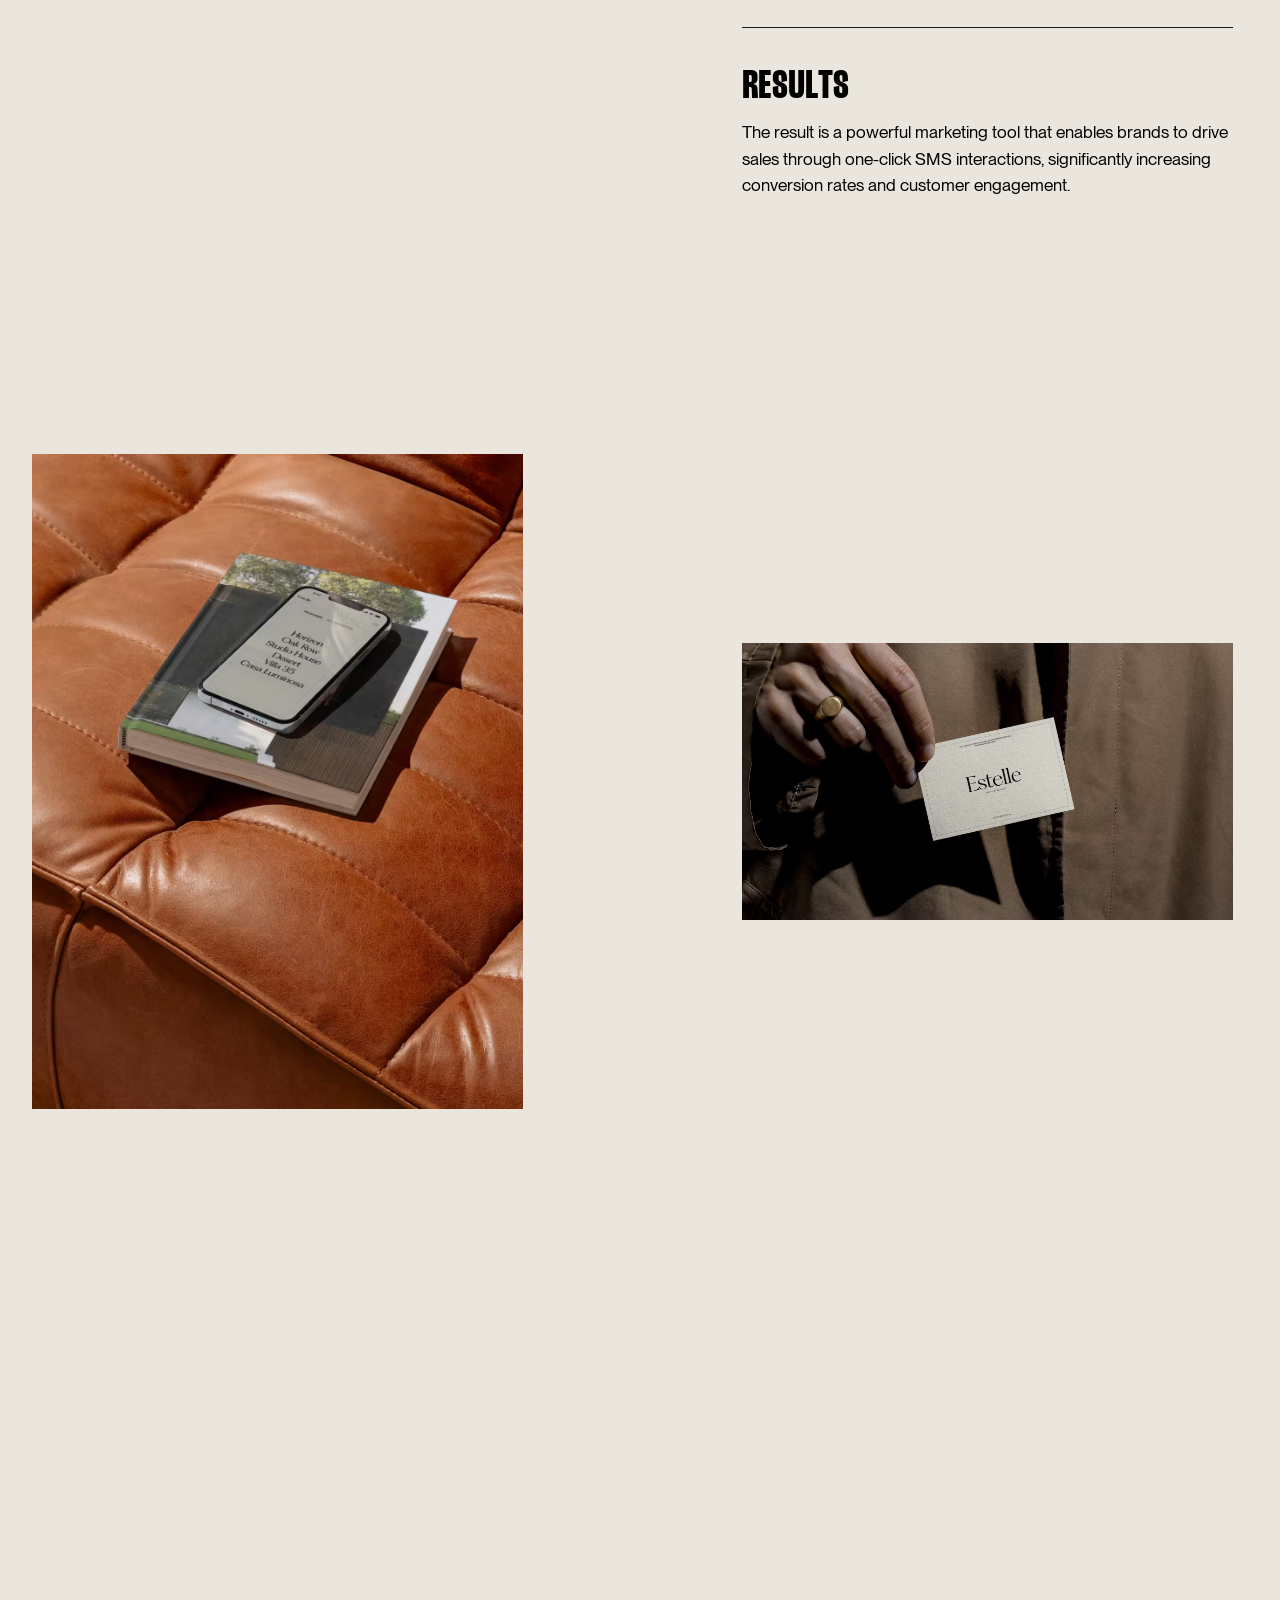
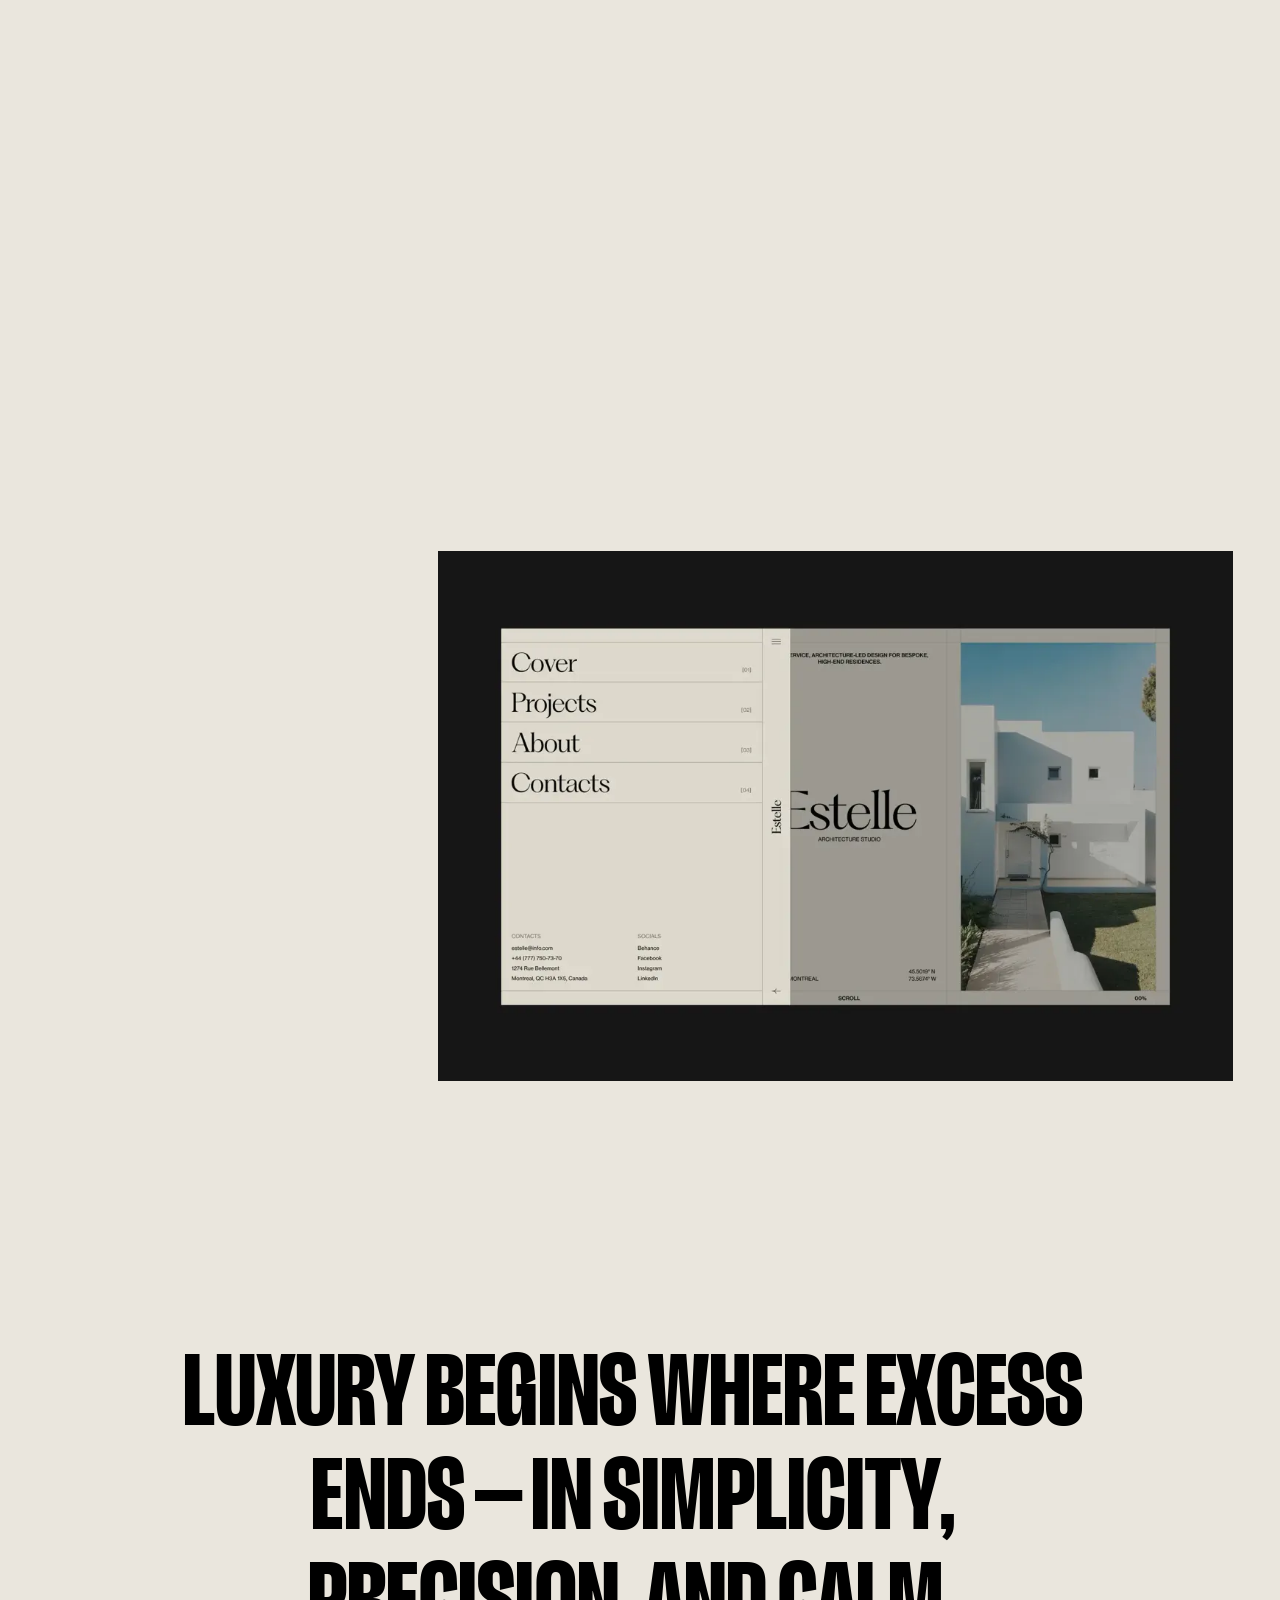
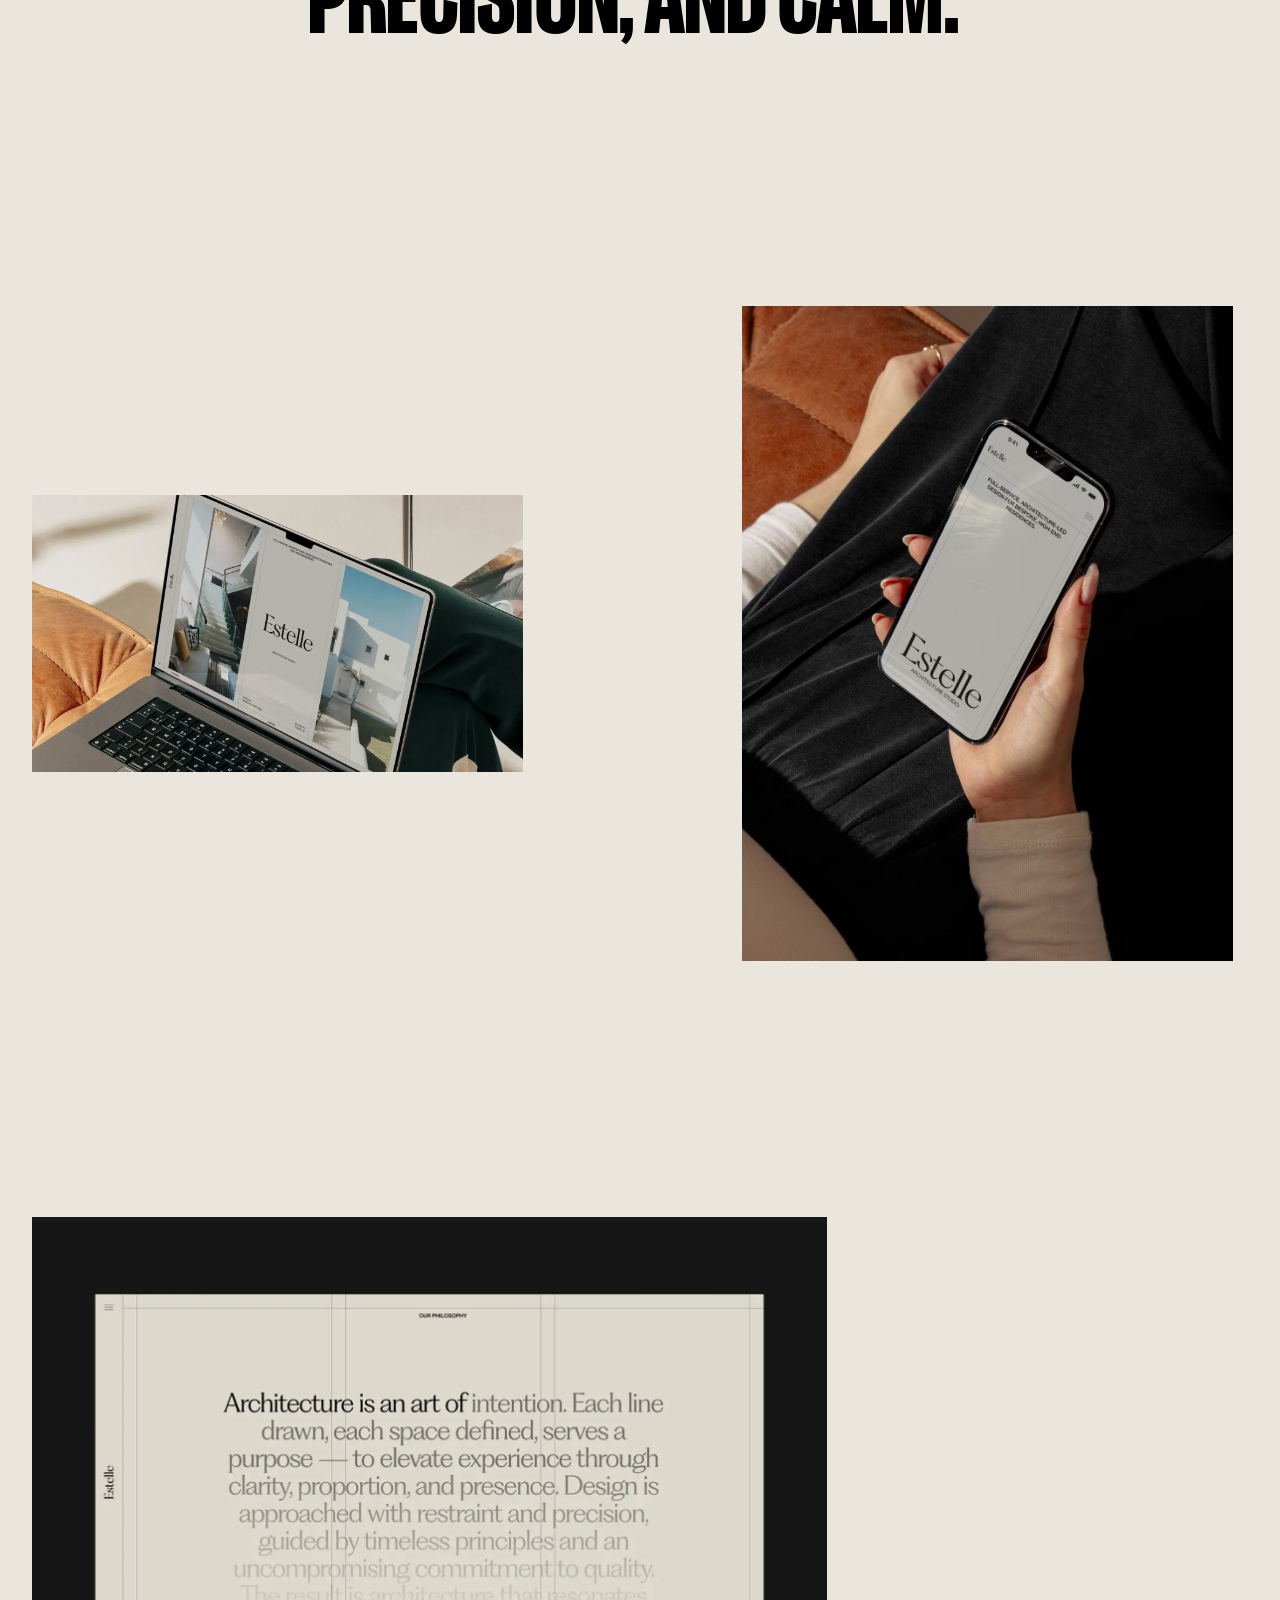
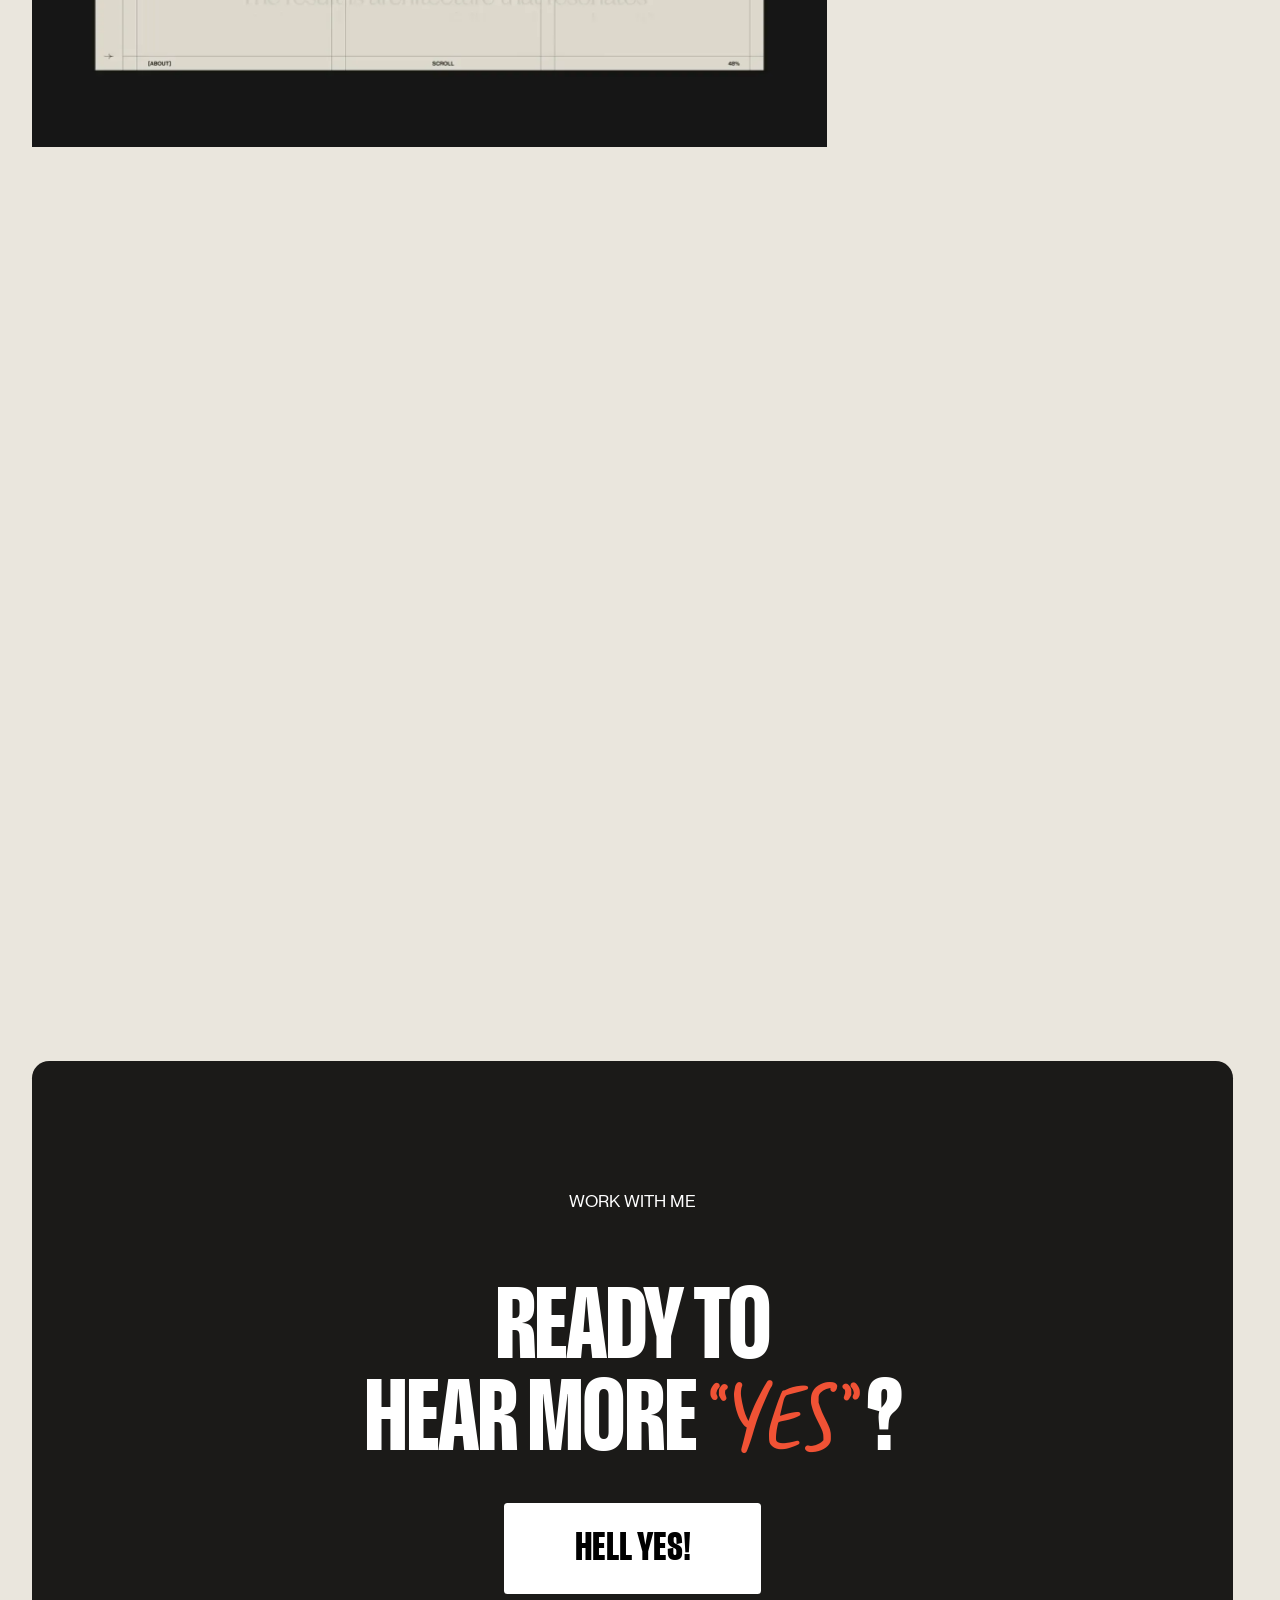
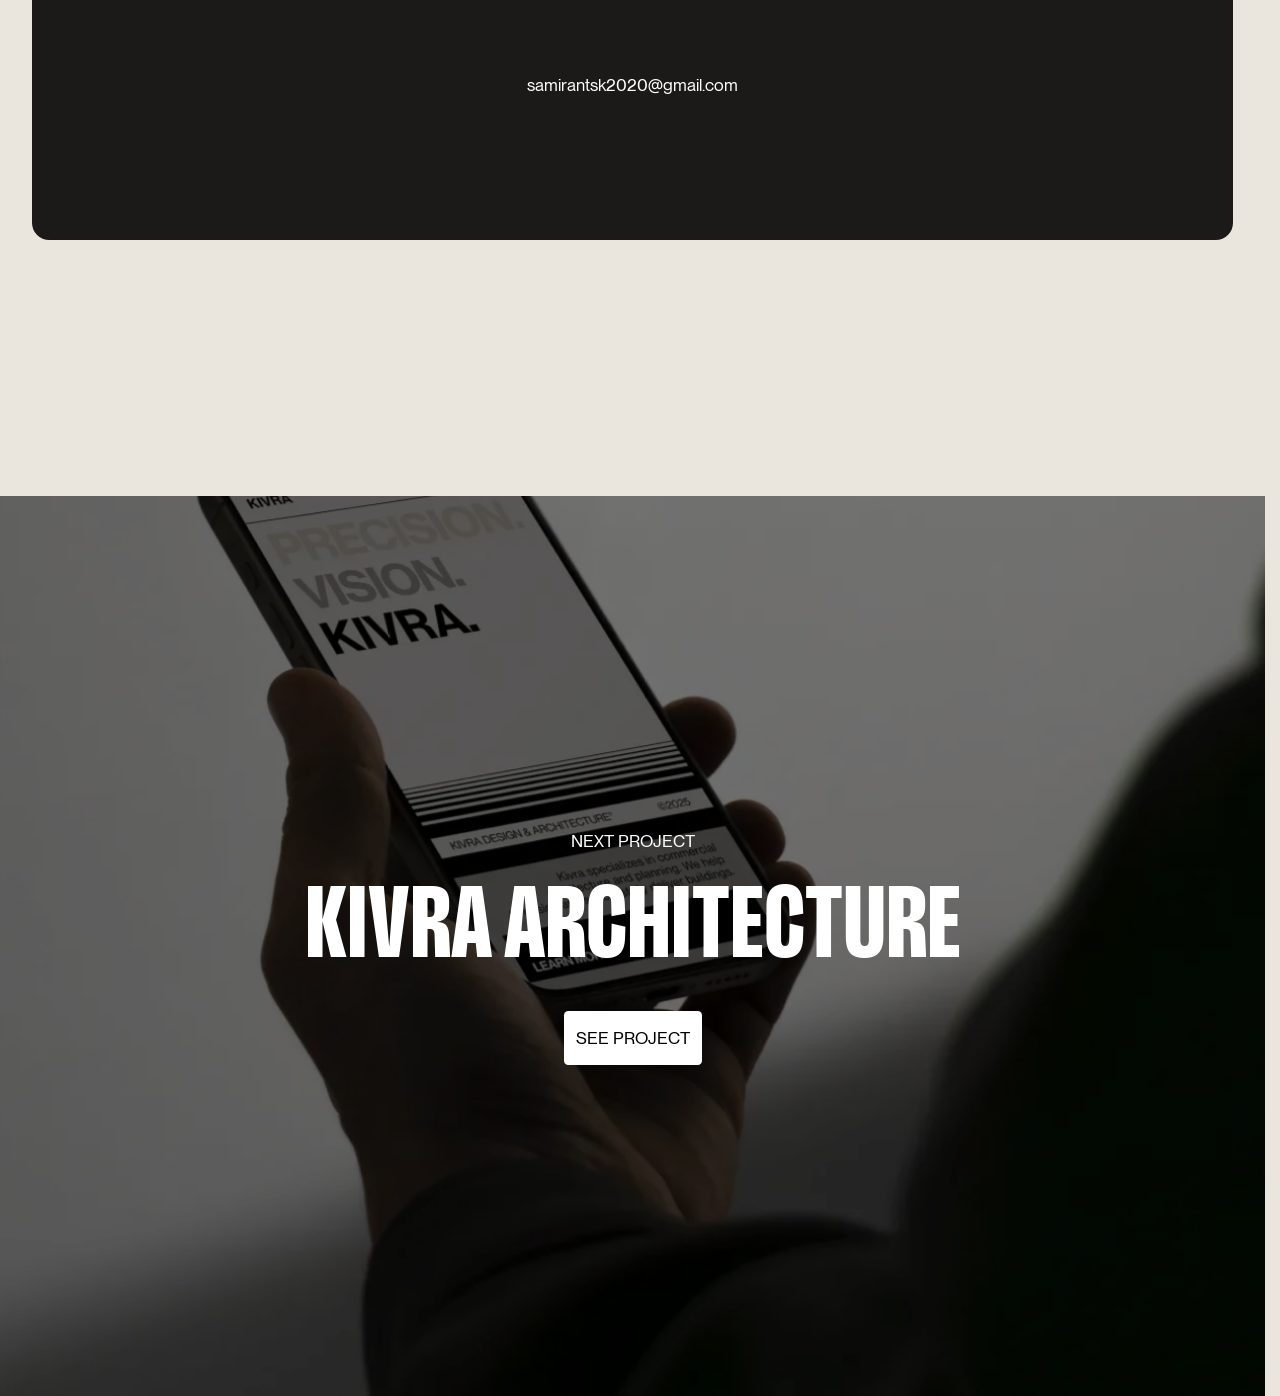
<file: portfolio/estelle.html>
<!DOCTYPE html><!--  This site was created in Webflow. https://webflow.com  --><!--  Last Published: Wed Feb 11 2026 20:50:51 GMT+0000 (Coordinated Universal Time)  -->
<html lang="en">
<head>
  <meta charset="utf-8">
  <title>ONETEXT | Samiran Das</title>
  <meta content="It’s a marketing + sales platform that helps e-commerce brands sell products through text messages (SMS)" name="description">
  <meta content="ONETEXT | Samiran Das" property="og:title">
  <meta content="It’s a marketing + sales platform that helps e-commerce brands sell products through text messages (SMS)" property="og:description">
  <meta content="https://samirandas.com/og/og-onetext.jpg" property="og:image">
  <meta content="ONETEXT | Samiran Das" property="twitter:title">
  <meta content="It’s a marketing + sales platform that helps e-commerce brands sell products through text messages (SMS)" property="twitter:description">
  <meta content="https://samirandas.com/og/og-onetext.jpg" property="twitter:image">
  <meta property="og:type" content="website">
  <meta property="og:url" content="https://samirandas.com/portfolio/estelle">
  <meta content="summary_large_image" name="twitter:card">
  <meta content="width=device-width, initial-scale=1" name="viewport">
  <meta name="google-site-verification" content="XIgofDAHlMo1m81nUU4iGGBMlECy_xV72gRnZVyx8-0" />
  <link rel="canonical" href="https://samirandas.com/portfolio/estelle">
  <style>html{font-family:sans-serif;-ms-text-size-adjust:100%;-webkit-text-size-adjust:100%}body{margin:0}aside,main,nav,section{display:block}a{background-color:transparent}h1{font-size:2em;margin:.67em 0}img{border:0}svg:not(:root){overflow:hidden}button{color:inherit;font:inherit;margin:0}button{overflow:visible}button{text-transform:none}button{-webkit-appearance:button}button::-moz-focus-inner{border:0;padding:0}*{-webkit-box-sizing:border-box;-moz-box-sizing:border-box;box-sizing:border-box}html{height:100%}body{margin:0;min-height:100%;background-color:#fff;font-family:Arial,sans-serif;font-size:14px;line-height:20px;color:#333}img{max-width:100%;vertical-align:middle;display:inline-block}.w-inline-block{max-width:100%;display:inline-block}h1,h2,h3{font-weight:700;margin-bottom:10px}h1{font-size:38px;line-height:44px;margin-top:20px}h2{font-size:32px;line-height:36px;margin-top:20px}h3{font-size:24px;line-height:30px;margin-top:20px}p{margin-top:0;margin-bottom:10px}ul{margin-top:0;margin-bottom:10px;padding-left:40px}button{border:0;-webkit-appearance:button}.w-nav{position:relative;background:#ddd;z-index:1000}.w-nav:after,.w-nav:before{content:" ";display:table;grid-column-start:1;grid-row-start:1;grid-column-end:2;grid-row-end:2}.w-nav:after{clear:both}.w-nav-brand{position:relative;float:left;text-decoration:none;color:#333}.w-nav-menu{position:relative;float:right}@media screen and (max-width:767px){.w-nav-brand{padding-left:10px}}:root{--background-color--background-primary:var(--base-color-brand--brand-lightest);--_typography---font--font-body:"PP Neue Montreal",Arial,sans-serif;--_typography---font-size--text-main:clamp(1 * 1rem, ((1 - ((1.125 - 1) / (120 - 20) * 20)) * 1rem + ((1.125 - 1) / (120 - 20)) * 100vw), 1.125 * 1rem);--_typography---line-height--body:1.4;--_typography---font-weight--regular:400;--_typography---letter-spacing--normal:0em;--_typography---font--font-display:Lektorat,Impact,sans-serif;--_typography---font-size--h1:clamp(3 * 1rem, ((3 - ((7.125 - 3) / (120 - 20) * 20)) * 1rem + ((7.125 - 3) / (120 - 20)) * 100vw), 7.125 * 1rem);--_typography---font-weight--extra-bold:800;--_typography---letter-spacing--tight:-.02em;--_typography---font-size--h2:clamp(2.25 * 1rem, ((2.25 - ((4 - 2.25) / (90 - 20) * 20)) * 1rem + ((4 - 2.25) / (90 - 20)) * 100vw), 4 * 1rem);--_typography---font-size--h3:clamp(1.725 * 1rem, ((1.725 - ((2.5 - 1.725) / (120 - 20) * 20)) * 1rem + ((2.5 - 1.725) / (120 - 20)) * 100vw), 2.5 * 1rem);--link-color--link-primary:var(--base-color-neutral--black);--_spacing-size---main--space-md:var(--_spacing-size---base--spacing-6);--text-color--text-alternate:var(--base-color-neutral--white);--text-color--text-primary:var(--base-color-neutral--black);--text-color--text-secondary:#747474;--background-color--background-success:var(--base-color-system--success-green);--text-color--text-success:var(--base-color-system--success-green-dark);--_typography---line-height--h1:1.05;--_spacing-size---main--space-sm:var(--_spacing-size---base--spacing-4);--border-color--border-primary:var(--base-color-neutral--black);--background-color--background-alternate:var(--base-color-neutral--white);--background-color--background-secondary:var(--base-color-neutral--neutral-darker);--background-color--background-brand:var(--base-color-brand--brand);--background-color--background-error:var(--base-color-system--error-red);--text-color--text-error:var(--base-color-system--error-red-dark);--border-color--border-alternate:var(--base-color-neutral--white);--_spacing-size---main--space-2xl:var(--_spacing-size---base--spacing-12);--_spacing-size---main--space-lg:var(--_spacing-size---base--spacing-8);--background-color--background-warning:var(--base-color-system--warning-yellow);--text-color--text-warning:var(--base-color-system--warning-yellow-dark);--_spacing-size---navbar-height:5.375rem;--link-color--link-alternate:var(--base-color-neutral--white);--base-color-brand--brand:#f05235;--_typography---font-size--h0:clamp(6 * 1rem, ((6 - ((14 - 6) / (120 - 20) * 20)) * 1rem + ((14 - 6) / (120 - 20)) * 100vw), 14 * 1rem);--_spacing-size---main--space-xl:var(--_spacing-size---base--spacing-10);--_typography---font--font-accent:"Tentang Nanti One","Palatino Linotype",sans-serif;--_typography---letter-spacing--wide:.02em;--_spacing-size---main--space-2xs:var(--_spacing-size---base--spacing-2);--_spacing-size---main--space-xs:var(--_spacing-size---base--spacing-3);--_typography---line-height--regular:1;--base-color-neutral--neutral-darker:#1b1a18;--base-color-neutral--white:#fff;--_typography---font-size--full-screen:clamp(3rem, 13vw, 15rem);--base-color-neutral--black:#000;--_typography---font-size--h4:clamp(1.25 * 1rem, ((1.25 - ((1.5 - 1.25) / (120 - 20) * 20)) * 1rem + ((1.5 - 1.25) / (120 - 20)) * 100vw), 1.5 * 1rem);--_spacing-size---base--spacing-1:.25rem;--_spacing-size---base--spacing-2:.5rem;--base-color-brand--brand-lightest:#eae6dd;--_spacing-size---base--spacing-3:.75rem;--base-color-brand--brand-light:#ffd880;--_spacing-size---base--spacing-4:1rem;--_spacing-size---base--spacing-5:1.5rem;--_spacing-size---base--spacing-6:2rem;--_typography---font-size--display:clamp(6.5 * 1rem, ((6.5 - ((20 - 6.5) / (120 - 32) * 32)) * 1rem + ((20 - 6.5) / (120 - 32)) * 100vw), 20 * 1rem);--_spacing-size---base--spacing-7:3rem;--_spacing-size---base--spacing-8:4rem;--_spacing-size---base--spacing-9:6rem;--_spacing-size---base--spacing-10:8rem;--_spacing-size---base--spacing-11:12rem;--_spacing-size---base--spacing-12:16rem;--base-color-system--success-green:#cef5ca;--base-color-system--success-green-dark:#114e0b;--base-color-system--warning-yellow:#fcf8d8;--base-color-system--warning-yellow-dark:#5e5515;--base-color-system--error-red:#f8e4e4;--base-color-system--error-red-dark:#3b0b0b;--base-color-system--focus-state:#2d62ff;--border-color--border-brand:var(--base-color-brand--brand);--link-color--link-brand:var(--base-color-brand--brand)}.w-layout-hflex{flex-direction:row;align-items:flex-start;display:flex}.w-checkbox:before{content:" ";grid-area:1/1/2/2;display:table}.w-checkbox:after{content:" ";clear:both;grid-area:1/1/2/2;display:table}body{background-color:var(--background-color--background-primary);font-family:var(--_typography---font--font-body);color:#000;font-size:var(--_typography---font-size--text-main);line-height:var(--_typography---line-height--body);font-weight:var(--_typography---font-weight--regular);letter-spacing:var(--_typography---letter-spacing--normal)}h1{font-family:var(--_typography---font--font-display);font-size:var(--_typography---font-size--h1);line-height:1.05;font-weight:var(--_typography---font-weight--extra-bold);letter-spacing:var(--_typography---letter-spacing--tight);margin-top:0;margin-bottom:0}h2{font-family:var(--_typography---font--font-display);font-size:var(--_typography---font-size--h2);line-height:1.2;font-weight:var(--_typography---font-weight--extra-bold);margin-top:0;margin-bottom:0}h3{font-family:var(--_typography---font--font-display);font-size:var(--_typography---font-size--h3);line-height:1.2;font-weight:var(--_typography---font-weight--extra-bold);margin-top:0;margin-bottom:0}p{font-family:var(--_typography---font--font-body);margin-bottom:0}a{font-family:var(--_typography---font--font-body);color:var(--link-color--link-primary)}ul{font-family:var(--_typography---font--font-body);margin-top:0;margin-bottom:0;padding-left:1.5rem}img{object-fit:cover;width:100%;height:100%;display:inline-block}.padding-global{padding-right:var(--_spacing-size---main--space-md);padding-left:var(--_spacing-size---main--space-md);flex:1;justify-content:space-between;align-items:stretch;display:flex}.page-wrapper{overflow:clip}.container-large{flex:1;width:100%;max-width:120rem;margin-left:auto;margin-right:auto}.nav_component{z-index:1000;height:var(--_spacing-size---navbar-height);padding-top:var(--_spacing-size---main--space-sm);padding-bottom:var(--_spacing-size---main--space-sm);will-change:transform;background-color:#0000;width:100%;position:absolute;inset:0% 0% auto;overflow:hidden;transform:translate(0)}.nav_container{flex-direction:row;justify-content:space-between;align-items:center;width:100%;max-width:120rem;margin-left:auto;margin-right:auto;display:flex}.nav_brand{justify-content:center;align-items:center;display:inline-flex;overflow:clip}.nav_logo{color:var(--link-color--link-primary);height:2.375rem}.nav_logo.is-white{color:var(--link-color--link-alternate)}.hero_gradient{z-index:20;background-image:linear-gradient(0deg,var(--base-color-brand--brand),#0000);width:100%;height:40%;position:absolute;inset:auto 0% 0%}.hero_sticky-wrapper{will-change:transform;height:100svh;position:sticky;top:0}.grid-12{grid-column-gap:1rem;grid-row-gap:1rem;grid-template-rows:auto;grid-template-columns:1fr 1fr 1fr 1fr 1fr 1fr 1fr 1fr 1fr 1fr 1fr 1fr;grid-auto-columns:1fr;display:grid}.text-style-accent{font-family:var(--_typography---font--font-accent);color:var(--base-color-brand--brand);font-weight:var(--_typography---font-weight--regular);letter-spacing:var(--_typography---letter-spacing--wide);position:relative;top:.05em}.section-sub-title{text-transform:uppercase}.nav-floating{z-index:999;will-change:transform;position:fixed;inset:0% 0% auto}.nav-floating_content-wrapper{padding-top:var(--_spacing-size---main--space-sm);padding-bottom:var(--_spacing-size---main--space-sm);justify-content:space-between;align-items:center;width:100%}.nav-floating_content-wrapper.grid-12{z-index:999;position:relative;transform:translateY(-100%)}.nav-floating_logo-wrapper{padding-top:var(--_spacing-size---main--space-2xs);padding-right:var(--_spacing-size---main--space-2xs);padding-bottom:var(--_spacing-size---main--space-2xs);padding-left:var(--_spacing-size---main--space-2xs);background-color:var(--background-color--background-secondary);margin:calc(-1 * var(--_spacing-size---main--space-2xs));border-radius:4px;position:relative;overflow:clip}.nav-floating_button-wrapper{grid-row-gap:.25rem;justify-content:flex-start;align-items:center}.btn-animate-chars{padding-top:var(--_spacing-size---main--space-sm);padding-right:var(--_spacing-size---main--space-xs);padding-bottom:var(--_spacing-size---main--space-sm);padding-left:var(--_spacing-size---main--space-xs);grid-column-gap:var(--_spacing-size---main--space-2xs);grid-row-gap:var(--_spacing-size---main--space-2xs);color:var(--link-color--link-alternate);text-transform:uppercase;border-radius:.25em;flex-grow:1;justify-content:center;align-items:center;max-width:15em;height:3.375rem;line-height:1;text-decoration:none;display:flex;position:relative}.btn-animate-chars.is-nav-link{grid-column-gap:1rem;grid-row-gap:1rem;color:var(--link-color--link-primary);grid-template-rows:auto auto;grid-template-columns:1fr 1fr;grid-auto-columns:1fr;display:inline-flex}.btn-animate-chars.hide-tablet{background-color:var(--background-color--background-secondary);color:var(--link-color--link-alternate);height:3.375rem}.btn-animate-chars.is-footer-link{color:var(--text-color--text-primary);text-transform:none;flex:0 auto;justify-content:flex-start;align-items:center;width:auto;height:auto;padding:0}.btn-animate-chars.is-menu{font-family:var(--_typography---font--font-display);color:var(--link-color--link-primary);font-size:var(--_typography---font-size--h1);line-height:var(--_typography---line-height--regular);font-weight:var(--_typography---font-weight--extra-bold);height:1em}.btn-animate-chars__bg{background-color:var(--background-color--background-secondary);border-radius:.25em;position:absolute;inset:0}.btn-animate-chars__text{line-height:var(--_typography---line-height--body);white-space:nowrap}.loading__numbers{color:var(--text-color--text-alternate);flex-flow:row;align-items:flex-start;font-size:calc(10vw + 10vh);display:flex;position:absolute;bottom:.1em;left:.23em}.loading__progress{width:1em;height:100%;position:absolute;bottom:0;left:0}.loading-screen{background-color:var(--background-color--background-secondary);width:100%;height:100%;position:absolute;top:0;left:0}.loading__number{text-transform:uppercase;line-height:1;position:relative}.loading__number-group{flex-flow:column;height:1em;display:flex;position:relative;overflow:hidden}.loading__number-wrap{font-family:var(--_typography---font--font-display);font-weight:var(--_typography---font-weight--extra-bold);will-change:transform;flex-flow:column;display:flex;position:relative}.loading__percentage{text-transform:uppercase;will-change:transform;line-height:1;position:relative}.loading__percentage-wrap{font-family:var(--_typography---font--font-display);font-size:.3em;font-weight:var(--_typography---font-weight--extra-bold);flex-flow:column;justify-content:flex-start;margin-top:.375em;display:flex;overflow:hidden}.loading__progress-inner{background-color:var(--base-color-brand--brand);transform-origin:bottom;width:100%;height:100%;position:absolute;top:0;left:0}.loading-container{z-index:9999;position:fixed;inset:0;overflow:hidden}.image_button{filter:grayscale();width:2.375rem;height:2.375rem}.spacer-nav{height:var(--_spacing-size---navbar-height)}.selected-projects_dynamic-element-wrapper{text-align:center;grid-area:1/1;justify-self:center;width:-moz-fit-content;width:fit-content;max-width:100%;position:relative;overflow:visible}.bold-nav-full__hamburger{color:var(--base-color-neutral--white);background-color:#0000;justify-content:center;align-items:center;width:3em;height:3em;display:flex;position:relative;overflow:hidden}.bold-nav__word{position:relative}.bold-nav-full{z-index:998;height:100vh;position:fixed;inset:0}.bold-nav-full__tile{background-color:var(--base-color-brand--brand);flex-flow:column;justify-content:center;align-items:center;width:100%;height:100%;display:flex;position:absolute;top:0;left:0}.bold-nav__bottom{justify-content:space-between;align-items:center;width:100%;padding:2rem;display:flex;position:absolute;bottom:0;left:0}.bold-nav-full__hamburger-bar{background-color:currentColor;width:2em;height:.125em;position:absolute}.nav_menu_button_wrapper{display:none}.project-badge{border:1px solid var(--border-color--border-alternate);color:var(--text-color--text-alternate);text-transform:uppercase;border-radius:.25em;justify-content:center;align-items:center;padding:.75rem;display:flex;transform:translateY(110%)}.section_pdp-hero{position:relative}.pdp-hero_content-wrapper{height:calc(100svh - var(--_spacing-size---navbar-height))}.pdp-hero_title{font-size:var(--_typography---font-size--h0);line-height:var(--_typography---line-height--regular);text-align:center;letter-spacing:var(--_typography---letter-spacing--normal);text-transform:uppercase;position:relative}.pdp-hero_title-wrapper{z-index:50}.pdp-hero_description-wrapper{z-index:50;justify-content:center;align-items:flex-start;width:100%;display:flex;position:absolute;inset:auto auto 2rem 0%}.pdp-hero_description{text-align:center;max-width:40rem}.section_project-details{background-color:var(--background-color--background-primary);position:relative}.project-details_content-wrapper{padding-top:var(--_spacing-size---main--space-2xl);padding-bottom:var(--_spacing-size---main--space-xl);flex-flow:column}.project-details_title-wrapper{grid-column-gap:var(--_spacing-size---main--space-md);grid-row-gap:var(--_spacing-size---main--space-md);flex-flow:column;display:flex}.project-details_title{font-size:var(--_typography---font-size--h1);line-height:var(--_typography---line-height--regular);text-transform:uppercase}.project-details_info-wrapper{grid-row-gap:var(--_spacing-size---main--space-lg);flex-flow:column;display:flex}.project-details_info-item{padding-top:var(--_spacing-size---main--space-md);grid-column-gap:var(--_spacing-size---main--space-xs);grid-row-gap:var(--_spacing-size---main--space-xs);border-top:1px solid var(--background-color--background-secondary);flex-flow:column;display:flex}.project-details_info-item_title{text-transform:uppercase}.section_project-images{background-color:var(--background-color--background-primary);position:relative}.section_project-images_content-wrapper{padding-top:var(--_spacing-size---main--space-xl);padding-bottom:var(--_spacing-size---main--space-xl)}.project-images_media-wrapper{width:100%}.pdp_badges-wrapper{grid-column-gap:var(--_spacing-size---main--space-2xs);grid-row-gap:var(--_spacing-size---main--space-2xs);max-width:100%;height:3rem;padding-top:.5em;padding-bottom:1px;display:flex;position:relative;overflow:hidden}.pdp-center_content{z-index:10;grid-column-gap:var(--_spacing-size---main--space-xs);grid-row-gap:var(--_spacing-size---main--space-xs);flex-flow:column;justify-content:flex-start;align-items:center;width:80%;margin-top:-4rem;display:flex;position:absolute;inset:50% auto auto 50%;transform:translate(-50%,-50%)}.bunny-bg__btn{-webkit-backdrop-filter:blur(1em);backdrop-filter:blur(1em);background-color:#6464644d;border:1px solid #ffffff1a;border-radius:50%;justify-content:center;align-items:center;width:3em;height:3em;padding:.8125em;display:flex;position:relative}.bunny-bg__pause-svg{display:none}.bunny-bg__playpause{justify-content:center;align-items:center;display:none;position:absolute;bottom:4vw;right:4vw}.bunny-bg__playpause.tamplate2-center-6{display:none}@media screen and (max-width:991px){.w-nav[data-collapse=medium] .w-nav-menu{display:none}.hide-tablet{display:none}.nav_container.grid-12{display:flex}.hero_gradient{background-image:linear-gradient(0deg,var(--base-color-brand--brand) 10%,#0000)}.nav-floating_content-wrapper.grid-12{display:flex}.nav_floating-menu_button_wrapper{flex:none;display:block}.bold-nav-full{height:100svh}.bold-nav__bottom{justify-content:center;align-items:center}.nav_menu_button_wrapper{display:block}.project-details_content-wrapper.grid-12{grid-column-gap:var(--_spacing-size---main--space-lg);grid-row-gap:var(--_spacing-size---main--space-lg);display:flex}.project-details_title-wrapper{grid-column-gap:var(--_spacing-size---main--space-sm);grid-row-gap:var(--_spacing-size---main--space-sm)}.project-details_info-wrapper{grid-row-gap:var(--_spacing-size---main--space-md)}.project-details_info-item{padding-top:var(--_spacing-size---main--space-sm);grid-column-gap:var(--_spacing-size---main--space-2xs);grid-row-gap:var(--_spacing-size---main--space-2xs)}.section_project-images_content-wrapper.grid-12{grid-template-columns:1fr 1fr 1fr 1fr 1fr 1fr}.bunny-bg__playpause{bottom:1em;right:1em}}@media screen and (max-width:479px){.padding-global{padding-right:var(--_spacing-size---main--space-sm);padding-left:var(--_spacing-size---main--space-sm)}.nav_brand{padding:0}.hero_gradient{background-image:linear-gradient(0deg,var(--base-color-brand--brand) 35%,#0000)}}#w-node-_56d7a6e2-6a8f-a6c1-3126-bbe70b01c29d-9bc330ca{grid-area:1/10/2/13;place-self:end}#w-node-b8746c17-49f3-e23f-2450-035ccf3f8f4d-9bc330ca{grid-area:1/1/2/4;align-self:center}#w-node-_47234ead-2f65-1b9f-2d30-4cef7bfc2f83-9bc330ca{grid-area:2/10/3/13;align-self:center}#w-node-_54d00f86-95d0-e92f-5c02-e7ecdcc823f7-9bc330ca{grid-area:3/5/4/8;align-self:center}#w-node-a1051b1a-0d31-8ee3-9950-4cdc1afa81f7-9bc330ca{grid-area:1/1/2/5;align-self:center}#w-node-_434b9bfe-a737-3d9e-4e49-9832426ede42-9bc330ca{grid-area:2/10/3/13;align-self:center}#w-node-fdee3776-5e82-4ed1-832e-9a3954450e39-9bc330ca{grid-area:3/3/4/6;align-self:center}#w-node-_1fc4100e-fb2a-79e2-adc5-88207838ee20-9bc330ca{grid-area:1/1/2/4;align-self:center}#w-node-c84b624d-d70e-334d-15ae-2f28e52ad0ce-9bc330ca{grid-area:2/10/3/13;align-self:center}#w-node-_1dbb6a05-84ee-bbbe-eb9e-d798b5b4a292-9bc330ca{grid-area:3/5/4/8;align-self:center}#w-node-_75e8a085-41ba-caea-f4f8-9f2edab746ec-9bc330ca{grid-area:1/1/2/4;align-self:end}#w-node-_14ff6da5-e54e-1d62-7b73-f54fb031ac7a-9bc330ca{grid-area:1/5/2/9}#w-node-_83b9e576-b438-caee-76e9-88371154c2cd-9bc330ca{grid-area:1/10/2/13;align-self:end}#w-node-_5c846574-619c-abe4-bf11-5f1244a51ee6-44a51ee1{grid-area:span 1/span 4/span 1/span 4}#w-node-_5c846574-619c-abe4-bf11-5f1244a51ef9-44a51ee1{grid-area:span 1/span 3/span 1/span 3}#w-node-_5c846574-619c-abe4-bf11-5f1244a51f09-44a51ee1{grid-area:span 1/span 5/span 1/span 5;justify-self:end}#w-node-_66ba0810-e130-04d9-7ee0-976a441252ef-441252ef{grid-area:1/10/2/13;justify-self:end}#w-node-a1b0bac0-0696-7738-12d1-d21c49264474-49264453{grid-column:span 2/span 2;justify-self:start}#w-node-a1b0bac0-0696-7738-12d1-d21c49264479-49264453{grid-area:1/4/2/10;justify-self:center}#w-node-a1b0bac0-0696-7738-12d1-d21c49264482-49264453{grid-area:1/10/2/13;justify-self:end}#w-node-_396176c6-906a-9f74-c6d0-8a4663dfdeac-63dfdea9{grid-area:span 1/span 2/span 1/span 2;justify-self:start}#w-node-_396176c6-906a-9f74-c6d0-8a4663dfdeae-63dfdea9{grid-area:1/4/2/10;justify-self:center}#w-node-_66ba0810-e130-04d9-7ee0-976a441252f5-63dfdea9{grid-area:1/10/2/13;justify-self:end}#w-node-b224ec27-30fa-be84-48bf-7ed471542af3-9bc330cd{grid-area:span 1/span 1/span 1/span 1}#w-node-_32eadc24-e391-a089-abe0-fb5b6627cb45-9bc330cd,#w-node-_32eadc24-e391-a089-abe0-fb5b6627cb5e-9bc330cd,#w-node-_40538c8c-870b-b365-34c4-2a06f0f8567d-9bc330cd,#w-node-_5d224905-8a1e-1460-7532-d38cb7ec37c1-9bc330cd{grid-area:span 1/span 1/span 1/span 1}#w-node-_32eadc24-e391-a089-abe0-fb5b6627cb63-9bc330cd{grid-area:span 1/span 1/span 1/span 1}#w-node-_32eadc24-e391-a089-abe0-fb5b6627cbb8-9bc330cd,#w-node-_32eadc24-e391-a089-abe0-fb5b6627cbc2-9bc330cd,#w-node-_32eadc24-e391-a089-abe0-fb5b6627cbc3-9bc330cd{grid-area:span 1/span 1/span 1/span 1}#w-node-_32eadc24-e391-a089-abe0-fb5b6627cc8a-9bc330cd{grid-area:span 1/span 1/span 1/span 1}#w-node-_32eadc24-e391-a089-abe0-fb5b6627cd08-9bc330cd{grid-area:span 1/span 1/span 1/span 1}#w-node-_30684373-af34-3818-02a4-e58b3ffef416-9bc330cd{grid-area:span 1/span 1/span 1/span 1}#w-node-_30684373-af34-3818-02a4-e58b3ffef41a-9bc330cd,#w-node-_607f7d05-3862-9cc1-ac80-7ec0d8a1d8f6-9bc330cd{grid-area:span 1/span 1/span 1/span 1}#w-node-_32eadc24-e391-a089-abe0-fb5b6627cd6b-9bc330cd,#w-node-_32eadc24-e391-a089-abe0-fb5b6627cd98-9bc330cd,#w-node-_607f7d05-3862-9cc1-ac80-7ec0d8a1d8fa-9bc330cd{grid-area:span 1/span 1/span 1/span 1}#w-node-c714a2f7-15d5-a415-da95-29adc4220e11-1cbf0339{grid-area:1/10/2/13;place-self:end}#w-node-c11a692c-00f1-10d0-87bb-606a237e39cc-1cbf0339{grid-area:1/7/2/13}#w-node-_27c4bb49-057f-35ee-1fb3-e9744f729984-1cbf0339{grid-area:1/7/2/13}#w-node-ee2e4f6c-835b-4ca0-dcf4-be06c932391d-4db38b37{grid-area:1/1/2/7}#w-node-b2cc4434-73b3-5f12-9949-7369a05cf684-4db38b37{grid-area:1/8/2/13}#w-node-e6508478-1853-2f1e-9ba7-63d78d419304-4db38b37{grid-area:1/1/2/6;align-self:center}#w-node-e6508478-1853-2f1e-9ba7-63d78d419306-4db38b37{grid-area:1/8/2/13;align-self:center}#w-node-e6508478-1853-2f1e-9ba7-63d78d419309-4db38b37{grid-area:1/3/2/11;align-self:center}#w-node-e6508478-1853-2f1e-9ba7-63d78d419319-4db38b37{grid-area:1/5/2/13;align-self:center}#w-node-e6508478-1853-2f1e-9ba7-63d78d419321-4db38b37{grid-area:1/1/2/6;align-self:center}#w-node-e6508478-1853-2f1e-9ba7-63d78d419323-4db38b37{grid-area:1/8/2/13;align-self:center}#w-node-e6508478-1853-2f1e-9ba7-63d78d419326-4db38b37{grid-area:1/1/2/9;align-self:center}#w-node-e6508478-1853-2f1e-9ba7-63d78d41932b-4db38b37{grid-area:1/3/2/11;align-self:center}#w-node-ee2e4f6c-835b-4ca0-dcf4-be06c932391d-5e7c3cdd{grid-area:1/1/2/7}#w-node-b2cc4434-73b3-5f12-9949-7369a05cf684-5e7c3cdd{grid-area:1/8/2/13}#w-node-e6508478-1853-2f1e-9ba7-63d78d419304-5e7c3cdd{grid-area:1/1/2/6;align-self:center}#w-node-e6508478-1853-2f1e-9ba7-63d78d419306-5e7c3cdd{grid-area:1/8/2/13;align-self:center}#w-node-e6508478-1853-2f1e-9ba7-63d78d419309-5e7c3cdd{grid-area:1/3/2/11;align-self:center}#w-node-e6508478-1853-2f1e-9ba7-63d78d419319-5e7c3cdd{grid-area:1/5/2/13;align-self:center}#w-node-e6508478-1853-2f1e-9ba7-63d78d419321-5e7c3cdd{grid-area:1/1/2/6;align-self:center}#w-node-e6508478-1853-2f1e-9ba7-63d78d419323-5e7c3cdd{grid-area:1/8/2/13;align-self:center}#w-node-e6508478-1853-2f1e-9ba7-63d78d419326-5e7c3cdd{grid-area:1/1/2/9;align-self:center}#w-node-e6508478-1853-2f1e-9ba7-63d78d41932b-5e7c3cdd{grid-area:1/3/2/11;align-self:center}#w-node-ee2e4f6c-835b-4ca0-dcf4-be06c932391d-10d9b2ba{grid-area:1/1/2/7}#w-node-b2cc4434-73b3-5f12-9949-7369a05cf684-10d9b2ba{grid-area:1/8/2/13}#w-node-e6508478-1853-2f1e-9ba7-63d78d419304-10d9b2ba{grid-area:1/1/2/6;align-self:center}#w-node-e6508478-1853-2f1e-9ba7-63d78d419306-10d9b2ba{grid-area:1/8/2/13;align-self:center}#w-node-e6508478-1853-2f1e-9ba7-63d78d419309-10d9b2ba{grid-area:1/3/2/11;align-self:center}#w-node-e6508478-1853-2f1e-9ba7-63d78d419319-10d9b2ba{grid-area:1/5/2/13;align-self:center}#w-node-e6508478-1853-2f1e-9ba7-63d78d419321-10d9b2ba{grid-area:1/1/2/6;align-self:center}#w-node-e6508478-1853-2f1e-9ba7-63d78d419323-10d9b2ba{grid-area:1/8/2/13;align-self:center}#w-node-e6508478-1853-2f1e-9ba7-63d78d419326-10d9b2ba{grid-area:1/1/2/9;align-self:center}#w-node-e6508478-1853-2f1e-9ba7-63d78d41932b-10d9b2ba{grid-area:1/3/2/11;align-self:center}#w-node-ee2e4f6c-835b-4ca0-dcf4-be06c932391d-3675ea96{grid-area:1/1/2/7}#w-node-b2cc4434-73b3-5f12-9949-7369a05cf684-3675ea96{grid-area:1/8/2/13}#w-node-e6508478-1853-2f1e-9ba7-63d78d419309-3675ea96{grid-area:1/3/2/11;align-self:center}#w-node-e6508478-1853-2f1e-9ba7-63d78d419319-3675ea96{grid-area:1/5/2/13;align-self:center}#w-node-e6508478-1853-2f1e-9ba7-63d78d41931b-3675ea96{grid-area:1/8/2/13;align-self:center}#w-node-e6508478-1853-2f1e-9ba7-63d78d419326-3675ea96{grid-area:1/1/2/9;align-self:center}#w-node-e6508478-1853-2f1e-9ba7-63d78d419328-3675ea96{grid-area:1/8/2/13;align-self:center}#w-node-b31cc52d-03fd-9803-f256-23ad776e9093-3675ea96{grid-area:1/3/2/11;align-self:center}#w-node-b53375e5-f189-34eb-4cd6-2e80895f59df-3675ea96{grid-area:1/5/2/13;align-self:center}#w-node-b53375e5-f189-34eb-4cd6-2e80895f59e1-3675ea96{grid-area:1/8/2/13;align-self:center}#w-node-_4e2d4ae6-4b4e-25db-efef-b3a055cf36ac-3675ea96{grid-area:1/1/2/9;align-self:center}#w-node-_4e2d4ae6-4b4e-25db-efef-b3a055cf36ae-3675ea96{grid-area:1/8/2/13;align-self:center}#w-node-ee2e4f6c-835b-4ca0-dcf4-be06c932391d-89d87b9e{grid-area:1/1/2/7}#w-node-b2cc4434-73b3-5f12-9949-7369a05cf684-89d87b9e{grid-area:1/8/2/13}#w-node-e6508478-1853-2f1e-9ba7-63d78d419304-89d87b9e{grid-area:1/1/2/6;align-self:center}#w-node-e6508478-1853-2f1e-9ba7-63d78d419306-89d87b9e{grid-area:1/8/2/13;align-self:center}#w-node-e6508478-1853-2f1e-9ba7-63d78d419309-89d87b9e{grid-area:1/3/2/11;align-self:center}#w-node-e6508478-1853-2f1e-9ba7-63d78d419326-89d87b9e{grid-area:1/1/2/9;align-self:center}#w-node-e6508478-1853-2f1e-9ba7-63d78d41932b-89d87b9e{grid-area:1/3/2/11;align-self:center}#w-node-ee2e4f6c-835b-4ca0-dcf4-be06c932391d-1fd609ba{grid-area:1/1/2/7}#w-node-b2cc4434-73b3-5f12-9949-7369a05cf684-1fd609ba{grid-area:1/8/2/13}#w-node-db780d09-ddae-4817-2952-234bf4506921-1fd609ba{grid-area:1/3/2/11;align-self:center}#w-node-db780d09-ddae-4817-2952-234bf4506924-1fd609ba{grid-area:1/5/2/13;align-self:center}#w-node-db780d09-ddae-4817-2952-234bf4506926-1fd609ba{grid-area:1/8/2/13;align-self:center}#w-node-db780d09-ddae-4817-2952-234bf4506929-1fd609ba{grid-area:1/1/2/9;align-self:center}#w-node-db780d09-ddae-4817-2952-234bf450692b-1fd609ba{grid-area:1/8/2/13;align-self:center}#w-node-db780d09-ddae-4817-2952-234bf4506931-1fd609ba{grid-area:1/3/2/11;align-self:center}#w-node-db780d09-ddae-4817-2952-234bf4506934-1fd609ba{grid-area:1/5/2/13;align-self:center}#w-node-db780d09-ddae-4817-2952-234bf4506936-1fd609ba{grid-area:1/8/2/13;align-self:center}#w-node-db780d09-ddae-4817-2952-234bf4506939-1fd609ba{grid-area:1/1/2/9;align-self:center}#w-node-db780d09-ddae-4817-2952-234bf450693b-1fd609ba{grid-area:1/8/2/13;align-self:center}#w-node-_01ba48fd-acab-c462-7612-47b9ca4905fc-1fd609ba{grid-area:1/3/2/11;align-self:center}@media screen and (max-width:767px){h1{font-size:2.5rem}h2{font-size:2rem}h3{font-size:1.5rem}.pdp-hero_title{font-size:var(--_typography---font-size--h1)}.pdp-hero_description{width:90%}.project-details_content-wrapper.grid-12{padding-top:var(--_spacing-size---main--space-xl);padding-bottom:var(--_spacing-size---main--space-lg);grid-column-gap:4rem;grid-row-gap:4rem;grid-template-rows:auto auto;grid-template-columns:1fr 1fr 1fr 1fr 1fr 1fr}.project-details_info-wrapper{grid-row-gap:var(--_spacing-size---main--space-lg)}.section_project-images_content-wrapper.grid-12{padding-top:var(--_spacing-size---main--space-lg);padding-bottom:var(--_spacing-size---main--space-lg);grid-template-columns:1fr 1fr 1fr 1fr 1fr 1fr}#w-node-e6508478-1853-2f1e-9ba7-63d78d419304-4db38b37,#w-node-e6508478-1853-2f1e-9ba7-63d78d419306-4db38b37{grid-area:span 1/span 3/span 1/span 3}#w-node-e6508478-1853-2f1e-9ba7-63d78d419309-4db38b37,#w-node-e6508478-1853-2f1e-9ba7-63d78d419319-4db38b37{grid-area:span 1/span 6/span 1/span 6}#w-node-e6508478-1853-2f1e-9ba7-63d78d419321-4db38b37,#w-node-e6508478-1853-2f1e-9ba7-63d78d419323-4db38b37{grid-area:span 1/span 3/span 1/span 3}#w-node-e6508478-1853-2f1e-9ba7-63d78d419326-4db38b37,#w-node-e6508478-1853-2f1e-9ba7-63d78d41932b-4db38b37{grid-area:span 1/span 6/span 1/span 6}#w-node-e6508478-1853-2f1e-9ba7-63d78d419304-5e7c3cdd,#w-node-e6508478-1853-2f1e-9ba7-63d78d419306-5e7c3cdd{grid-area:span 1/span 3/span 1/span 3}#w-node-e6508478-1853-2f1e-9ba7-63d78d419309-5e7c3cdd,#w-node-e6508478-1853-2f1e-9ba7-63d78d419319-5e7c3cdd{grid-area:span 1/span 6/span 1/span 6}#w-node-e6508478-1853-2f1e-9ba7-63d78d419321-5e7c3cdd,#w-node-e6508478-1853-2f1e-9ba7-63d78d419323-5e7c3cdd{grid-area:span 1/span 3/span 1/span 3}#w-node-b2cc4434-73b3-5f12-9949-7369a05cf684-10d9b2ba,#w-node-e6508478-1853-2f1e-9ba7-63d78d419326-5e7c3cdd,#w-node-e6508478-1853-2f1e-9ba7-63d78d41932b-5e7c3cdd,#w-node-ee2e4f6c-835b-4ca0-dcf4-be06c932391d-10d9b2ba{grid-area:span 1/span 6/span 1/span 6}#w-node-e6508478-1853-2f1e-9ba7-63d78d419304-10d9b2ba,#w-node-e6508478-1853-2f1e-9ba7-63d78d419306-10d9b2ba{grid-area:span 1/span 3/span 1/span 3}#w-node-e6508478-1853-2f1e-9ba7-63d78d419309-10d9b2ba,#w-node-e6508478-1853-2f1e-9ba7-63d78d419319-10d9b2ba{grid-area:span 1/span 6/span 1/span 6}#w-node-e6508478-1853-2f1e-9ba7-63d78d419321-10d9b2ba,#w-node-e6508478-1853-2f1e-9ba7-63d78d419323-10d9b2ba{grid-area:span 1/span 3/span 1/span 3}#w-node-b31cc52d-03fd-9803-f256-23ad776e9093-3675ea96,#w-node-b53375e5-f189-34eb-4cd6-2e80895f59df-3675ea96,#w-node-e6508478-1853-2f1e-9ba7-63d78d419309-3675ea96,#w-node-e6508478-1853-2f1e-9ba7-63d78d419319-3675ea96,#w-node-e6508478-1853-2f1e-9ba7-63d78d419326-10d9b2ba,#w-node-e6508478-1853-2f1e-9ba7-63d78d41932b-10d9b2ba{grid-area:span 1/span 6/span 1/span 6}#w-node-e6508478-1853-2f1e-9ba7-63d78d419304-89d87b9e,#w-node-e6508478-1853-2f1e-9ba7-63d78d419306-89d87b9e{grid-area:span 1/span 3/span 1/span 3}#w-node-e6508478-1853-2f1e-9ba7-63d78d419309-89d87b9e,#w-node-e6508478-1853-2f1e-9ba7-63d78d419326-89d87b9e,#w-node-e6508478-1853-2f1e-9ba7-63d78d41932b-89d87b9e{grid-area:span 1/span 6/span 1/span 6}#w-node-_01ba48fd-acab-c462-7612-47b9ca4905fc-1fd609ba,#w-node-db780d09-ddae-4817-2952-234bf4506924-1fd609ba,#w-node-db780d09-ddae-4817-2952-234bf4506926-1fd609ba,#w-node-db780d09-ddae-4817-2952-234bf4506929-1fd609ba,#w-node-db780d09-ddae-4817-2952-234bf4506931-1fd609ba,#w-node-db780d09-ddae-4817-2952-234bf4506934-1fd609ba,#w-node-db780d09-ddae-4817-2952-234bf4506936-1fd609ba{grid-area:span 1/span 6/span 1/span 6}}html{scrollbar-gutter:stable}body{-webkit-font-smoothing:antialiased;-moz-osx-font-smoothing:grayscale;font-smoothing:antialiased;text-rendering:optimizeLegibility}.container-large{margin-right:auto!important;margin-left:auto!important}@media screen and (max-width:991px){#w-node-_56d7a6e2-6a8f-a6c1-3126-bbe70b01c29d-9bc330ca{grid-area:span 1/span 3/span 1/span 3}#w-node-_75e8a085-41ba-caea-f4f8-9f2edab746ec-9bc330ca{grid-area:2/1/3/7}#w-node-_83b9e576-b438-caee-76e9-88371154c2cd-9bc330ca{grid-area:3/1/4/7}#w-node-_5c846574-619c-abe4-bf11-5f1244a51ee6-44a51ee1,#w-node-_5c846574-619c-abe4-bf11-5f1244a51ef9-44a51ee1{grid-area:span 1/span 3/span 1/span 3}#w-node-_5c846574-619c-abe4-bf11-5f1244a51f09-44a51ee1{grid-area:span 1/span 3/span 1/span 3;justify-self:start}#w-node-c714a2f7-15d5-a415-da95-29adc4220e11-1cbf0339{grid-area:span 1/span 3/span 1/span 3}#w-node-c11a692c-00f1-10d0-87bb-606a237e39cc-1cbf0339{grid-area:span 1/span 4/span 1/span 4}#w-node-_16786bcd-7ff6-19b8-9968-511e928e26fd-1cbf0339{grid-area:span 1/span 2/span 1/span 2}#w-node-_27c4bb49-057f-35ee-1fb3-e9744f729984-1cbf0339{grid-area:span 1/span 4/span 1/span 4}#w-node-_01ba48fd-acab-c462-7612-47b9ca4905fc-1fd609ba,#w-node-db780d09-ddae-4817-2952-234bf4506921-1fd609ba,#w-node-db780d09-ddae-4817-2952-234bf4506924-1fd609ba,#w-node-db780d09-ddae-4817-2952-234bf4506929-1fd609ba,#w-node-db780d09-ddae-4817-2952-234bf4506931-1fd609ba,#w-node-db780d09-ddae-4817-2952-234bf4506934-1fd609ba{grid-area:span 1/span 6/span 1/span 6}.hide-tablet{display:none!important}}.u-text-style-body{display:flow-root}.u-text-style-body:before{content:"";display:table;margin-bottom:calc(-.5lh + .36em)}.u-text-style-body:after{content:"";display:table;margin-bottom:calc(-.5lh + .36em)}.btn-animate-chars [data-button-animate-chars]{overflow:hidden;position:relative;display:inline-block}.btn-animate-chars__bg{inset:0}#floating-nav{--background-color--background-secondary:black;--link-color--link-alternate:white;--base-color-neutral--white:white}[text-split]{will-change:transform}.bold-nav-full__hamburger{justify-content:center;align-items:center;display:flex;position:relative;overflow:hidden}.bold-nav-full__hamburger .bold-nav-full__hamburger-bar{background-color:currentColor;width:2em;height:.08em;position:absolute;transform:translate(0) rotate(.001deg)}.bold-nav-full__hamburger .bold-nav-full__hamburger-bar:first-child{transform:translateY(-.45em) scale(1) rotate(.001deg)}.bold-nav-full__hamburger .bold-nav-full__hamburger-bar:nth-child(3){transform:translateY(.45em) scale(1) rotate(.001deg)}.bold-nav-full__tile{clip-path:polygon(0% 100%,100% 100%,100% 100%,0% 100%)}.bold-nav-full__ul{flex-flow:column;align-items:center;margin:0;padding:0;display:flex}.bold-nav-full__li{justify-content:center;align-items:center;margin:0;padding:0;text-decoration:none;display:flex;position:relative;overflow:hidden}.btn-animate-chars.is-menu{transform:translateY(100%) rotate(5deg)}[data-ratio="3-4"]{aspect-ratio:3/4}[data-ratio="16-9"]{aspect-ratio:16/9}</style>
  <script type="text/javascript">!function(o,c){var n=c.documentElement,t=" w-mod-";n.className+=t+"js",("ontouchstart"in o||o.DocumentTouch&&c instanceof DocumentTouch)&&(n.className+=t+"touch")}(window,document);</script>
  <link href="../assets/favicon-DrVmsY45.ico" rel="shortcut icon" type="image/x-icon">
  <link href="../assets/webclip-Cln6gDdr.png" rel="apple-touch-icon">
  <link rel="preconnect" href="https://www.googletagmanager.com" crossorigin="">
  <link rel="dns-prefetch" href="https://www.googletagmanager.com">
  <script async="" src="https://www.googletagmanager.com/gtag/js?id=G-WX5J84TFY1" onerror="window._gaBlocked=true"></script>
  <script type="text/javascript">
    window.dataLayer = window.dataLayer || [];
    function gtag(){if(!window._gaBlocked) dataLayer.push(arguments);}
    
    // Initialize GA with timeout fallback
    function initGA() {
      if (!window._gaBlocked && typeof gtag === 'function') {
        gtag('set', 'developer_id.dZGVlNj', true);
        gtag('js', new Date());
        gtag('config', 'G-WX5J84TFY1');
      }
    }
    
    // Try immediately, fallback after 3s
    if (window.gtag) initGA();
    else setTimeout(function(){ if(!window._gaBlocked) initGA(); }, 3000);
  </script>
  <script>
//----------Prevent preloader flash on return visits----------//
// This runs immediately when script loads, before DOMContentLoaded
(function() {
  if (sessionStorage.getItem('visited')) {
    // Add style tag to hide loader before it renders
    const style = document.createElement('style');
    style.textContent = '.loading-screen { display: none !important; }';
    document.head.appendChild(style);
  }
})();
</script>
  <style>
    .hero_title, .loading__numbers, .loading__progress {
    visibility:hidden;
    }
    #floating-nav{
      visibility: hidden;
    }
    .line-mask {
      overflow: hidden;
      padding-top: 0.08em;
      padding-bottom: 0.08em;
      margin-bottom: -0.02em;
      -webkit-text-rendering: optimizeSpeed; 
      text-rendering: optimizeSpeed;
      -webkit-transform: translateZ(0); 
      font-kerning: none;
    }
    
    /* SplitText word masks inside hero title — padding for bounce animation (back.out) */
    .hero_portfolio-title [style*="overflow"],
    .proccess-title [style*="overflow"],
    .hero_title-line1 [style*="overflow"],
    .hero_title-line2 [style*="overflow"] {
      padding-top: 0.15em !important;
      margin-top: -0.15em;
    }

    /* Additional spacing for SplitText characters */
    .text-style-accent .word-mask {
      display: inline-block;
      margin-right: 0.05em;
    }
  </style>
  <style>
  .pdp-hero_title, .pdp-hero_description {
    visibility: hidden;
  }
  </style>
  
  <script type="module" crossorigin="" src="../assets/gsap-DdEwfv-Y.js"></script>
  <script type="module" crossorigin="" src="../assets/lenis-Bu7sAdyK.js"></script>
  <script type="module" crossorigin="" src="../assets/barba-CQlRLqFM.js"></script>
  <script type="module" crossorigin="" src="../assets/main-jKaaXVz_.js"></script>
  <link rel="stylesheet" crossorigin="" href="../assets/main-BjxpTroB.css" media="print" onload="this.media='all'">
</head>
<body data-barba="wrapper" data-theme-nav="light">
  <div class="page-wrapper">
    <div data-animation="over-right" class="nav_component w-nav" data-easing2="ease" data-easing="ease" data-collapse="medium" data-no-scroll="1" data-duration="400" id="navbar" data-doc-height="1">
      <div class="padding-global">
        <div class="nav_container grid-12">
          <a aria-label='Go to homepage' class='nav_brand w-nav-brand' href='../index.html' id='w-node-_396176c6-906a-9f74-c6d0-8a4663dfdeac-63dfdea9'><svg xmlns="http://www.w3.org/2000/svg" width="100%" viewbox="0 0 33 38" fill="none" class="nav_logo">
              <path d="M33 38L27.5111 18.0617L32.8139 6.34193e-06H24.7202L19.7819 18.0617L24.7667 38H33Z" fill="currentColor"></path>
              <path d="M0 0H10.28C13.2571 0 15.4433 0.656791 16.8388 1.97037C18.2653 3.28395 18.9785 5.30123 18.9785 8.02222V10.2741C18.9785 12.4008 18.5444 14.1053 17.6761 15.3877C16.8078 16.67 15.2883 17.4831 13.1175 17.8272V17.921C15.4743 18.1399 17.0869 18.8905 17.9552 20.1728C18.8545 21.4239 19.3041 23.0815 19.3041 25.1457V28.8988C19.3041 32.1202 18.4513 34.4502 16.7458 35.8889C15.0402 37.2963 12.6213 38 9.48926 38H0V0ZM7.67514 6.38025V15.3877H8.88456C9.78387 15.3877 10.4041 15.1687 10.7452 14.7309C11.1173 14.2617 11.3034 13.5424 11.3034 12.5728V8.91358C11.3034 8.00658 11.1483 7.36543 10.8382 6.99012C10.5591 6.58354 9.98543 6.38025 9.11713 6.38025H7.67514ZM7.67514 21.4395V31.6197H9.3032C10.1095 31.6197 10.6832 31.4321 11.0243 31.0568C11.3964 30.6502 11.5825 29.9934 11.5825 29.0864V24.1136C11.5825 23.2066 11.3809 22.5342 10.9778 22.0963C10.5746 21.6584 9.8769 21.4395 8.88456 21.4395H7.67514Z" fill="currentColor"></path>
            </svg></a>
          <nav role="navigation" id="w-node-_396176c6-906a-9f74-c6d0-8a4663dfdeae-63dfdea9" class="nav_menu w-nav-menu">
            <a class='btn-animate-chars is-nav-link w-inline-block' href='../portfolio'><span data-button-animate-chars="" class="btn-animate-chars__text">Portfolio</span></a>
            <a class='btn-animate-chars is-nav-link w-inline-block' href='../process'><span data-button-animate-chars="" class="btn-animate-chars__text">My process</span></a>
            <a class='btn-animate-chars is-nav-link w-inline-block' href='../about'><span data-button-animate-chars="" class="btn-animate-chars__text">About</span></a>
          </nav>
          <div class="nav_menu_button_wrapper">
            <div data-navigation-toggle="toggle" class="btn-animate-chars">
              <div class="btn-animate-chars__bg"></div><span data-button-animate-chars="" class="btn-animate-chars__text">Menu</span><button aria-label="Toggle menu" class="bold-nav-full__hamburger">
                <div class="bold-nav-full__hamburger-bar"></div>
                <div class="bold-nav-full__hamburger-bar"></div>
                <div class="bold-nav-full__hamburger-bar"></div>
              </button>
            </div>
          </div>
          <a class='btn-animate-chars hide-tablet w-inline-block' href='../contact' id='w-node-_66ba0810-e130-04d9-7ee0-976a441252f5-63dfdea9'>
            <div class="btn-animate-chars__bg"></div><img loading="eager" height="25" alt="" src="[data-uri]" class="image_button"><span data-button-animate-chars="" class="btn-animate-chars__text">Let&#x27;s talk</span>
          </a>
        </div>
      </div>
    </div>
    <aside data-navigation-status="not-active" data-nav-bar-height="" class="nav-floating">
      <div class="bold-nav-full">
        <div class="bold-nav-full__tile">
          <ul class="bold-nav-full__ul">
            <li class="bold-nav-full__li">
              <a class='btn-animate-chars is-menu w-inline-block' href='../index.html'><span data-button-animate-chars="" class="btn-animate-chars__text">Home</span></a>
            </li>
            <li class="bold-nav-full__li">
              <a class='btn-animate-chars is-menu w-inline-block' href='../portfolio'><span data-button-animate-chars="" class="btn-animate-chars__text">Portfolio</span></a>
            </li>
            <li class="bold-nav-full__li">
              <a class='btn-animate-chars is-menu w-inline-block' href='../process'><span data-button-animate-chars="" class="btn-animate-chars__text">My process</span></a>
            </li>
            <li class="bold-nav-full__li">
              <a class='btn-animate-chars is-menu w-inline-block' href='../about'><span data-button-animate-chars="" class="btn-animate-chars__text">About</span></a>
            </li>
            <li class="bold-nav-full__li">
              <a class='btn-animate-chars is-menu w-inline-block' href='../contact'><span data-button-animate-chars="" class="btn-animate-chars__text">Contact</span></a>
            </li>
          </ul>
          <div class="bold-nav__bottom">
            <p class="bold-nav__word hide-tablet">©2026 Copyright. All Rights Reserved.</p>
            <a href="mailto:samirantsk2020@gmail.com?subject=Hey%2C%20Samiran!%20I%20have%20a%20project%20idea" class="btn-animate-chars is-footer-link w-inline-block"><span data-button-animate-chars="" class="btn-animate-chars__text">samirantsk2020@gmail.com</span></a>
          </div>
        </div>
      </div>
      <div class="padding-global">
        <div class="container-large">
          <div id="floating-nav" class="nav-floating_content-wrapper grid-12">
            <div id="w-node-a1b0bac0-0696-7738-12d1-d21c49264474-49264453" class="nav-floating_logo-wrapper">
              <a aria-label='Go to homepage' class='nav_brand w-nav-brand' href='../index.html'><svg xmlns="http://www.w3.org/2000/svg" width="100%" viewbox="0 0 33 38" fill="none" class="nav_logo is-white">
                  <path d="M33 38L27.5111 18.0617L32.8139 6.34193e-06H24.7202L19.7819 18.0617L24.7667 38H33Z" fill="currentColor"></path>
                  <path d="M0 0H10.28C13.2571 0 15.4433 0.656791 16.8388 1.97037C18.2653 3.28395 18.9785 5.30123 18.9785 8.02222V10.2741C18.9785 12.4008 18.5444 14.1053 17.6761 15.3877C16.8078 16.67 15.2883 17.4831 13.1175 17.8272V17.921C15.4743 18.1399 17.0869 18.8905 17.9552 20.1728C18.8545 21.4239 19.3041 23.0815 19.3041 25.1457V28.8988C19.3041 32.1202 18.4513 34.4502 16.7458 35.8889C15.0402 37.2963 12.6213 38 9.48926 38H0V0ZM7.67514 6.38025V15.3877H8.88456C9.78387 15.3877 10.4041 15.1687 10.7452 14.7309C11.1173 14.2617 11.3034 13.5424 11.3034 12.5728V8.91358C11.3034 8.00658 11.1483 7.36543 10.8382 6.99012C10.5591 6.58354 9.98543 6.38025 9.11713 6.38025H7.67514ZM7.67514 21.4395V31.6197H9.3032C10.1095 31.6197 10.6832 31.4321 11.0243 31.0568C11.3964 30.6502 11.5825 29.9934 11.5825 29.0864V24.1136C11.5825 23.2066 11.3809 22.5342 10.9778 22.0963C10.5746 21.6584 9.8769 21.4395 8.88456 21.4395H7.67514Z" fill="currentColor"></path>
                </svg></a>
            </div>
            <div id="w-node-a1b0bac0-0696-7738-12d1-d21c49264479-49264453" class="nav_floating-menu_button_wrapper">
              <div id="btn-menu" data-navigation-toggle="toggle" class="btn-animate-chars">
                <div class="btn-animate-chars__bg"></div><span data-button-animate-chars="" class="btn-animate-chars__text">Menu</span><button aria-label="Toggle menu" class="bold-nav-full__hamburger">
                  <div class="bold-nav-full__hamburger-bar"></div>
                  <div class="bold-nav-full__hamburger-bar"></div>
                  <div class="bold-nav-full__hamburger-bar"></div>
                </button>
              </div>
            </div>
            <div id="w-node-a1b0bac0-0696-7738-12d1-d21c49264482-49264453" class="w-layout-hflex nav-floating_button-wrapper hide-tablet">
              <a class='btn-animate-chars hide-tablet w-inline-block' href='../contact'>
                <div class="btn-animate-chars__bg"></div><img width="38" height="38" alt="" src="[data-uri]" loading="eager" class="image_button"><span data-button-animate-chars="" class="btn-animate-chars__text">Let&#x27;s talk</span>
              </a>
            </div>
          </div>
        </div>
      </div>
    </aside>
    <div class="loading-container">
      <div class="loading-screen">
        <div class="loading__progress">
          <div class="loading__progress-inner"></div>
        </div>
        <div class="loading__numbers">
          <div class="loading__number-group is--first">
            <div class="loading__number-wrap"><span class="loading__number">1</span></div>
          </div>
          <div class="loading__number-group is--second">
            <div class="loading__number-wrap"><span class="loading__number">1</span><span class="loading__number">2</span><span class="loading__number">3</span><span class="loading__number">4</span><span class="loading__number">5</span><span class="loading__number">6</span><span class="loading__number">7</span><span class="loading__number">8</span><span class="loading__number">9</span><span class="loading__number">0</span></div>
          </div>
          <div class="loading__number-group is--third">
            <div class="loading__number-wrap"><span class="loading__number">1</span><span class="loading__number">2</span><span class="loading__number">3</span><span class="loading__number">4</span><span class="loading__number">5</span><span class="loading__number">6</span><span class="loading__number">7</span><span class="loading__number">8</span><span class="loading__number">9</span><span class="loading__number">0</span></div>
          </div>
          <div class="loading__percentage-wrap"><span class="loading__percentage">%</span></div>
        </div>
      </div>
    </div>
    <main data-barba="container" data-barba-namespace="pdp" class="main-wrapper">
      <div class="hero_sticky-wrapper">
        <div data-ignore-trail="" class="spacer-nav"></div>
        <section class="section_pdp-hero">
          <div class="padding-global">
            <div class="container-large">
              <div class="pdp-hero_content-wrapper">
                <div class="hero_gradient"></div>
                <div class="pdp-hero_description-wrapper">
                  <p class="pdp-hero_description">A digital portfolio concept for a luxury architecture studio, designed to convey timeless sophistication and architectural precision.</p>
                </div>
                <div class="pdp-center_content">
                  <div class="pdp_badges-wrapper">
                    <div data-wf--badge--variant="dark" class="project-badge w-variant-c124412e-6be5-c4f8-48a4-7176c401f870">
                      <div class="u-text-style-body">Design</div>
                    </div>
                    <div data-wf--badge--variant="dark" class="project-badge w-variant-c124412e-6be5-c4f8-48a4-7176c401f870">
                      <div class="u-text-style-body">Architecture</div>
                    </div>
                    <div data-wf--badge--variant="dark" class="project-badge w-variant-c124412e-6be5-c4f8-48a4-7176c401f870">
                      <div class="u-text-style-body">2025</div>
                    </div>
                  </div>
                  <div class="pdp-hero_title-wrapper">
                    <h1 class="pdp-hero_title">ONETEXT</h1>
                  </div>
                </div>
              </div>
            </div>
          </div>
        </section>
      </div>
      <section class="section_project-details">
        <div class="padding-global">
          <div class="container-large">
            <div class="project-details_content-wrapper grid-12">
              <div id="w-node-ee2e4f6c-835b-4ca0-dcf4-be06c932391d-5e7c3cdd" class="project-details_title-wrapper">
                <div class="section-sub-title">
                  <div aria-hidden="true" text-split="">info</div>
                </div>
                <h2 text-split="" class="project-details_title">Project‍ <br><span class="text-style-accent">Overview</span></h2>
              </div>
              <div id="w-node-b2cc4434-73b3-5f12-9949-7369a05cf684-5e7c3cdd" class="project-details_info-wrapper">
                <div class="project-details_info-item">
                  <h3 text-split="" class="project-details_info-item_title">Challenge</h3>
                  <p text-split="">To create a digital experience that not only mirrors the studio’s craftsmanship and exclusivity but also evokes the emotional depth and attention to detail found in its architectural work.</p>
                </div>
                <div class="project-details_info-item">
                  <h3 text-split="" class="project-details_info-item_title">Solution</h3>
                  <p text-split="">I designed a magazine-style website that emulates the elegance of a printed editorial, standing out through refined typography, rhythmic layouts, and tactile transitions.</p>
                </div>
                <div class="project-details_info-item">
                  <h3 text-split="" class="project-details_info-item_title">Results</h3>
                  <p text-split="">The result is a powerful marketing tool that enables brands to drive sales through one-click SMS interactions, significantly increasing conversion rates and customer engagement.</p>
                </div>
              </div>
            </div>
          </div>
        </div>
      </section>
      <section class="section_project-images">
        <div class="padding-global">
          <div class="container-large">
            <div class="section_project-images_content-wrapper grid-12">
              <div data-ratio="3-4" id="w-node-e6508478-1853-2f1e-9ba7-63d78d419304-5e7c3cdd" class="project-images_media-wrapper"><img src="../assets/estelle-mobile-1-Dz2RNcuk.avif" loading="lazy" alt="Smartphone displaying a list of projects resting on a book, placed on a tufted brown leather surface."></div>
              <div data-ratio="16-9" id="w-node-e6508478-1853-2f1e-9ba7-63d78d419306-5e7c3cdd" class="project-images_media-wrapper"><img src="../assets/estelle-business_card-DM91NksU.avif" loading="lazy" alt="Hand holding a minimalist business card with the name ONETEXT and text about bespoke marketing services."></div>
            </div>
            <div class="section_project-images_content-wrapper grid-12">
              <div data-ratio="3-2" id="w-node-e6508478-1853-2f1e-9ba7-63d78d419309-5e7c3cdd" class="project-images_media-wrapper">
                <div data-player-activated="false" data-bunny-background-init="" data-player-src="https://vz-e59da973-cb0.b-cdn.net/99293783-6583-42af-9583-170246e3fbc9/playlist.m3u8" data-player-status="idle" data-player-lazy="true" data-player-autoplay="true" class="bunny-bg"><video preload="auto" width="1920" height="1080" playsinline="playsinline" muted="" class="bunny-bg__video tamplate2-center-4"><track kind="captions"></video><img width="Auto" loading="lazy" alt="Website homepage for ONETEXT featuring a marketing dashboard with SMS conversion analytics." src="../assets/estelle-home-DDGSyqfO.avif" class="bunny-bg__placeholder tamplate2-center-5">
                  <div data-player-control="playpause" class="bunny-bg__playpause tamplate2-center-6">
                    <div class="bunny-bg__btn tamplate2-center-7"><svg xmlns="http://www.w3.org/2000/svg" width="100%" viewbox="0 0 24 24" fill="none" class="bunny-bg__pause-svg tamplate2-center-8">
                        <path d="M16 5V19" stroke="currentColor" stroke-width="3" stroke-miterlimit="10"></path>
                        <path d="M8 5V19" stroke="currentColor" stroke-width="3" stroke-miterlimit="10"></path>
                      </svg><svg xmlns="http://www.w3.org/2000/svg" width="100%" viewbox="0 0 24 24" fill="none" class="bunny-bg__play-svg tamplate2-center-9">
                        <path d="M6 12V5.01109C6 4.05131 7.03685 3.4496 7.87017 3.92579L14 7.42855L20.1007 10.9147C20.9405 11.3945 20.9405 12.6054 20.1007 13.0853L14 16.5714L7.87017 20.0742C7.03685 20.5503 6 19.9486 6 18.9889V12Z" fill="currentColor"></path>
                      </svg></div>
                  </div>
                  <div class="bunny-bg__loading tamplate2-center-10"><svg xmlns="http://www.w3.org/2000/svg" xmlns:xlink="http://www.w3.org/1999/xlink" version="1.1" id="L9" x="0px" y="0px" viewbox="0 0 100 100" enable-background="new 0 0 0 0" xml:space="preserve" width="100%" class="bunny-bg__loading-svg tamplate2-center-11 vimeo-player__loading-svg" fill="none">
                      <path fill="currentColor" d="M73,50c0-12.7-10.3-23-23-23S27,37.3,27,50 M30.9,50c0-10.5,8.5-19.1,19.1-19.1S69.1,39.5,69.1,50"></path>
                        <animatetransform attributename="transform" attributetype="XML" type="rotate" dur="1s" from="0 50 50" to="360 50 50" repeatcount="indefinite"></animatetransform>
                    </svg></div>
                </div>
              </div>
            </div>
            <div class="section_project-images_content-wrapper grid-12">
              <div data-ratio="3-2" id="w-node-e6508478-1853-2f1e-9ba7-63d78d419319-5e7c3cdd" class="project-images_media-wrapper"><img sizes="(max-width: 1080px) 100vw, 1080px" srcset="../assets/e57dfa60b37958a7dd12a2a3ac0c866c_estelle_image_menu-p-1080-p-500-DOGAnZXG.webp 500w, ../assets/e57dfa60b37958a7dd12a2a3ac0c866c_estelle_image_menu-p-1080-p-800--c_XNZwj.webp 800w, ../assets/estelle-menu-Ba3-dwbk.webp 1080w" alt="Website menu for ONETEXT showing navigation options and marketing campaign analytics." loading="lazy" src="../assets/estelle-menu-Ba3-dwbk.webp"></div>
            </div>
            <div class="section_project-text-quote-wrapper">
              <p text-split="" class="heading-style-h1">Luxury begins where excess ends — in simplicity, precision, and calm.</p>
            </div>
            <div class="section_project-images_content-wrapper grid-12">
              <div data-ratio="16-9" id="w-node-e6508478-1853-2f1e-9ba7-63d78d419321-5e7c3cdd" class="project-images_media-wrapper"><img sizes="(max-width: 1920px) 100vw, 1920px" srcset="../assets/Estelle_cover-p-500-DQmfDZt0.webp 500w, ../assets/Estelle_cover-p-800-DrGEbeXZ.webp 800w, ../assets/Estelle_cover-p-1080-DVPBZxq6.webp 1080w, ../assets/Estelle_cover-p-1600-CUzYPkfg.webp 1600w, ../assets/estelle-macbook-CjcK0tpm.webp 1920w" alt="Laptop screen displaying the ONETEXT marketing platform featuring SMS campaign management dashboard." loading="lazy" src="../assets/estelle-macbook-CjcK0tpm.webp"></div>
              <div data-ratio="3-4" id="w-node-e6508478-1853-2f1e-9ba7-63d78d419323-5e7c3cdd" class="project-images_media-wrapper"><img src="../assets/estelle-mobile-2-BtmxoeSK.avif" loading="lazy" alt="Person holding a smartphone displaying the ONETEXT marketing platform."></div>
            </div>
            <div class="section_project-images_content-wrapper grid-12 tamplate-2-left">
              <div data-ratio="3-2" id="w-node-e6508478-1853-2f1e-9ba7-63d78d419326-5e7c3cdd" class="project-images_media-wrapper"><img sizes="(max-width: 1860px) 100vw, 1860px" srcset="../assets/estelle_image_about-p-500-D9QSlk6j.webp 500w, ../assets/estelle_image_about-p-800-De_HnKBe.webp 800w, ../assets/estelle_image_about-p-1080-CybgUcX8.webp 1080w, ../assets/estelle_image_about-p-1600-IB2Qkw_X.webp 1600w, ../assets/estelle-about-BO0_LBF3.webp 1860w" alt="Minimalist webpage layout featuring a central quote about architecture emphasizing intention, clarity, proportion, and quality." loading="lazy" src="../assets/estelle-about-BO0_LBF3.webp"></div>
            </div>
            <div class="section_project-images_content-wrapper grid-12">
              <div data-ratio="3-2" id="w-node-e6508478-1853-2f1e-9ba7-63d78d41932b-5e7c3cdd" class="project-images_media-wrapper">
                <div data-player-activated="false" data-bunny-background-init="" data-player-src="https://vz-e59da973-cb0.b-cdn.net/485d59e4-9246-4185-87a5-97ae0a93f492/playlist.m3u8" data-player-status="idle" data-player-lazy="true" data-player-autoplay="true" class="bunny-bg tamplate2-center-3"><video preload="auto" width="1920" height="1080" playsinline="playsinline" muted="" class="bunny-bg__video tamplate2-center-4"><track kind="captions"></video><img width="Auto" sizes="(max-width: 1860px) 100vw, 1860px" alt="Website page showing campaign results and SMS performance analytics." src="../assets/estelle-projects-Cq23jC9b.jpg" loading="lazy" srcset="../assets/estelle_Projects-p-500-F2vXfMmg.jpg 500w, ../assets/estelle_Projects-p-800-kTKQRM8c.jpg 800w, ../assets/estelle_Projects-p-1080-WeqR3lqs.jpg 1080w, ../assets/estelle_Projects-p-1600-BSzbffxB.jpg 1600w, ../assets/estelle-projects-Cq23jC9b.jpg 1860w" class="bunny-bg__placeholder tamplate2-center-5">
                  <div data-player-control="playpause" class="bunny-bg__playpause tamplate2-center-6">
                    <div class="bunny-bg__btn tamplate2-center-7"><svg xmlns="http://www.w3.org/2000/svg" width="100%" viewbox="0 0 24 24" fill="none" class="bunny-bg__pause-svg tamplate2-center-8">
                        <path d="M16 5V19" stroke="currentColor" stroke-width="3" stroke-miterlimit="10"></path>
                        <path d="M8 5V19" stroke="currentColor" stroke-width="3" stroke-miterlimit="10"></path>
                      </svg><svg xmlns="http://www.w3.org/2000/svg" width="100%" viewbox="0 0 24 24" fill="none" class="bunny-bg__play-svg tamplate2-center-9">
                        <path d="M6 12V5.01109C6 4.05131 7.03685 3.4496 7.87017 3.92579L14 7.42855L20.1007 10.9147C20.9405 11.3945 20.9405 12.6054 20.1007 13.0853L14 16.5714L7.87017 20.0742C7.03685 20.5503 6 19.9486 6 18.9889V12Z" fill="currentColor"></path>
                      </svg></div>
                  </div>
                  <div class="bunny-bg__loading tamplate2-center-10"><svg xmlns="http://www.w3.org/2000/svg" xmlns:xlink="http://www.w3.org/1999/xlink" version="1.1" id="L9" x="0px" y="0px" viewbox="0 0 100 100" enable-background="new 0 0 0 0" xml:space="preserve" width="100%" class="bunny-bg__loading-svg tamplate2-center-11 vimeo-player__loading-svg" fill="none">
                      <path fill="currentColor" d="M73,50c0-12.7-10.3-23-23-23S27,37.3,27,50 M30.9,50c0-10.5,8.5-19.1,19.1-19.1S69.1,39.5,69.1,50"></path>
                        <animatetransform attributename="transform" attributetype="XML" type="rotate" dur="1s" from="0 50 50" to="360 50 50" repeatcount="indefinite"></animatetransform>
                    </svg></div>
                </div>
              </div>
            </div>
          </div>
        </div>
      </section>
      <div data-theme-section="dark" data-wf--cta-section--variant="base" class="section_cta">
        <div class="padding-global">
          <div class="container-large">
            <div class="section_cta-content_wrapper">
              <div class="section-sub-title text-color-alternate">
                <div>WORK WITH ME</div>
              </div>
              <div class="section_cta-main-wrap">
                <h2 class="heading-style-h1 text-align-center text-color-alternate text-style-allcaps">Ready to<br>hear more <span data-trigger-confetti="yes" class="text-style-accent is-yes">“yes”</span>?</h2>
                <a aria-label='See all projects button' class='btn-animate-chars is-big w-inline-block' href='../contact'>
                  <div class="btn-animate-chars__bg is-huge"></div>
                  <div class="big-btn-title-wrapper heading-style-h3"><span data-button-animate-chars="" class="btn-animate-chars__text">Hell<span class="text-style-accent"> yes!</span></span></div>
                </a>
              </div>
              <a href="mailto:samirantsk2020@gmail.com?subject=Hey%2C%20Samiran!%20I%20have%20a%20project%20idea" class="btn-animate-chars w-inline-block"><span data-button-animate-chars="" class="btn-animate-chars__text is-cta-section">samirantsk2020@gmail.com</span></a>
            </div>
          </div>
        </div>
      </div>
      <div class="spacer-2xl"></div>
      <div class="section_next-project">
        <div class="padding-global">
          <div class="container-large">
            <div class="section_next-project_content-wrapper">
              <div class="bg-full-screen-image-wrap"><img loading="lazy" src="../assets/kivra-mobile-mockup-BQ64zf9S.webp" alt="Hand holding a smartphone displaying a website with text &#x27;PRECISION. VISION. KIVRA.&#x27; and a &#x27;Learn More&#x27; button." sizes="100vw" srcset="../assets/263d1caea6e2e6f9d8e86c4573c6faa4_Project-Cover-p-1600-p-500-BuCRfKH_.webp 500w, ../assets/263d1caea6e2e6f9d8e86c4573c6faa4_Project-Cover-p-1600-p-800-Dg8QRmhC.webp 800w, ../assets/263d1caea6e2e6f9d8e86c4573c6faa4_Project-Cover-p-1600-p-1080-CqW5I04Z.webp 1080w, ../assets/kivra-mobile-mockup-BQ64zf9S.webp 1600w" class="bg-full-parallax-image"></div>
              <div class="next-project_wrapper">
                <div class="next_project-info_wrapper">
                  <div class="section-sub-title">
                    <div aria-hidden="true" text-split="">Next project</div>
                  </div>
                  <div class="next-project_title-wrapper">
                    <h2 text-split="words" class="next-project_title">KIvra Architecture</h2>
                  </div>
                </div>
                <a class='btn-animate-chars w-inline-block' data-wf--button--variant='alternate' href='kivra-architecture' id='w-node-_66ba0810-e130-04d9-7ee0-976a441252ef-441252ef'>
                  <div class="btn-animate-chars__bg w-variant-548e6827-34ee-e06d-260b-005c88a3d7c4"></div><span data-button-animate-chars="" class="btn-animate-chars__text w-variant-548e6827-34ee-e06d-260b-005c88a3d7c4">See project</span>
                </a>
              </div>
            </div>
          </div>
        </div>
      </div>
    </main>
    <footer id="site-footer" class="footer w-node-_5c846574-619c-abe4-bf11-5f1244a51ee1-44a51ee1">
      <div class="padding-global">
        <div class="container-large">
          <div class="footer_content-wrapper">
            <div class="footer_links-wrapper grid-12">
              <div id="w-node-_5c846574-619c-abe4-bf11-5f1244a51ee6-44a51ee1" class="footer_link-group-wrapper">
                <div class="footer_link-group_title">(Menu)</div>
                <div class="footer_link-group">
                  <a class='btn-animate-chars is-footer-link w-inline-block' href='../index.html'><span data-button-animate-chars="" class="btn-animate-chars__text">Home</span></a>
                  <a class='btn-animate-chars is-footer-link w-inline-block' href='../portfolio'><span data-button-animate-chars="" class="btn-animate-chars__text">Portfolio</span></a>
                  <a class='btn-animate-chars is-footer-link w-inline-block' href='../process'><span data-button-animate-chars="" class="btn-animate-chars__text">My process</span></a>
                  <a class='btn-animate-chars is-footer-link w-inline-block' href='../about'><span data-button-animate-chars="" class="btn-animate-chars__text">About</span></a>
                  <a class='btn-animate-chars is-footer-link w-inline-block' href='../contact'><span data-button-animate-chars="" class="btn-animate-chars__text">Contact</span></a>
                </div>
              </div>
              <div id="w-node-_5c846574-619c-abe4-bf11-5f1244a51ef9-44a51ee1" class="footer_link-group-wrapper">
                <div class="footer_link-group_title">(Socials)</div>
                <div class="footer_link-group">
                  <a href="https://www.instagram.com/samiran.das/" class="btn-animate-chars is-footer-link w-inline-block"><span data-button-animate-chars="" class="btn-animate-chars__text">Instagram</span></a>
                  <a href="https://www.linkedin.com/in/samirandas/" class="btn-animate-chars is-footer-link w-inline-block"><span data-button-animate-chars="" class="btn-animate-chars__text">LinkedIn</span></a>
                  <a href="https://dribbble.com/samirandas" class="btn-animate-chars is-footer-link w-inline-block"><span data-button-animate-chars="" class="btn-animate-chars__text">Dribbble</span></a>
                </div>
              </div>
              <div id="w-node-_5c846574-619c-abe4-bf11-5f1244a51f09-44a51ee1" class="footer_link-group-wrapper is-footer-alt">
                <div class="footer_link-group_title">(Say &quot;Hello&quot;)</div>
                <div class="footer_link-group">
                  <a href="mailto:samirantsk2020@gmail.com?subject=Hey%2C%20Samiran!%20I%20have%20a%20project%20idea" class="btn-animate-chars is-footer-link w-inline-block"><span data-button-animate-chars="" class="btn-animate-chars__text">samirantsk2020@gmail.com</span></a>
                </div>
              </div>
            </div>
            <div class="footer_bottom-wrapper">
              <div class="footer_heading-wrapper">
                <h2 class="footer_heading" style="font-family: var(--_typography---font--font-display); font-size: clamp(5rem, 18vw, 25rem); line-height: 0.8; font-weight: 800; text-transform: uppercase; letter-spacing: -0.05em; margin: 0; white-space: nowrap; width: 100%; text-align: center;">SAMIRAN DAS</h2>
              </div>
              <div class="footer_credits-wrapper">
                <div>©2026 Samiran Das</div>
                <div>From Assam with love ❤️</div>
              </div>
            </div>
            <div class="hero_gradient is-footer"></div>
          </div>
        </div>
      </div>
    </footer>
    <div class="transition">
      <div class="transition-logo_wrapper">
        <svg xmlns="http://www.w3.org/2000/svg" width="100%" viewBox="0 0 33 38" fill="none" class="transition-logo">
          <path class="transition-logo_stroke" d="M33 38L27.5111 18.0617L32.8139 6.34193e-06H24.7202L19.7819 18.0617L24.7667 38H33Z" fill="none" stroke="currentColor" stroke-width="0.5"></path>
          <path class="transition-logo_stroke" d="M0 0H10.28C13.2571 0 15.4433 0.656791 16.8388 1.97037C18.2653 3.28395 18.9785 5.30123 18.9785 8.02222V10.2741C18.9785 12.4008 18.5444 14.1053 17.6761 15.3877C16.8078 16.67 15.2883 17.4831 13.1175 17.8272V17.921C15.4743 18.1399 17.0869 18.8905 17.9552 20.1728C18.8545 21.4239 19.3041 23.0815 19.3041 25.1457V28.8988C19.3041 32.1202 18.4513 34.4502 16.7458 35.8889C15.0402 37.2963 12.6213 38 9.48926 38H0V0ZM7.67514 6.38025V15.3877H8.88456C9.78387 15.3877 10.4041 15.1687 10.7452 14.7309C11.1173 14.2617 11.3034 13.5424 11.3034 12.5728V8.91358C11.3034 8.00658 11.1483 7.36543 10.8382 6.99012C10.5591 6.58354 9.98543 6.38025 9.11713 6.38025H7.67514ZM7.67514 21.4395V31.6197H9.3032C10.1095 31.6197 10.6832 31.4321 11.0243 31.0568C11.3964 30.6502 11.5825 29.9934 11.5825 29.0864V24.1136C11.5825 23.2066 11.3809 22.5342 10.9778 22.0963C10.5746 21.6584 9.8769 21.4395 8.88456 21.4395H7.67514Z" fill="none" stroke="currentColor" stroke-width="0.5"></path>
          <path class="transition-logo_fill" d="M33 38L27.5111 18.0617L32.8139 6.34193e-06H24.7202L19.7819 18.0617L24.7667 38H33Z" fill="currentColor"></path>
          <path class="transition-logo_fill" d="M0 0H10.28C13.2571 0 15.4433 0.656791 16.8388 1.97037C18.2653 3.28395 18.9785 5.30123 18.9785 8.02222V10.2741C18.9785 12.4008 18.5444 14.1053 17.6761 15.3877C16.8078 16.67 15.2883 17.4831 13.1175 17.8272V17.921C15.4743 18.1399 17.0869 18.8905 17.9552 20.1728C18.8545 21.4239 19.3041 23.0815 19.3041 25.1457V28.8988C19.3041 32.1202 18.4513 34.4502 16.7458 35.8889C15.0402 37.2963 12.6213 38 9.48926 38H0V0ZM7.67514 6.38025V15.3877H8.88456C9.78387 15.3877 10.4041 15.1687 10.7452 14.7309C11.1173 14.2617 11.3034 13.5424 11.3034 12.5728V8.91358C11.3034 8.00658 11.1483 7.36543 10.8382 6.99012C10.5591 6.58354 9.98543 6.38025 9.11713 6.38025H7.67514ZM7.67514 21.4395V31.6197H9.3032C10.1095 31.6197 10.6832 31.4321 11.0243 31.0568C11.3964 30.6502 11.5825 29.9934 11.5825 29.0864V24.1136C11.5825 23.2066 11.3809 22.5342 10.9778 22.0963C10.5746 21.6584 9.8769 21.4395 8.88456 21.4395H7.67514Z" fill="currentColor"></path>
        </svg>
      </div>
    </div>
  </div>
<noscript><link rel="stylesheet" crossorigin="" href="../assets/main-BjxpTroB.css"></noscript>
</body>
</html>
</file>
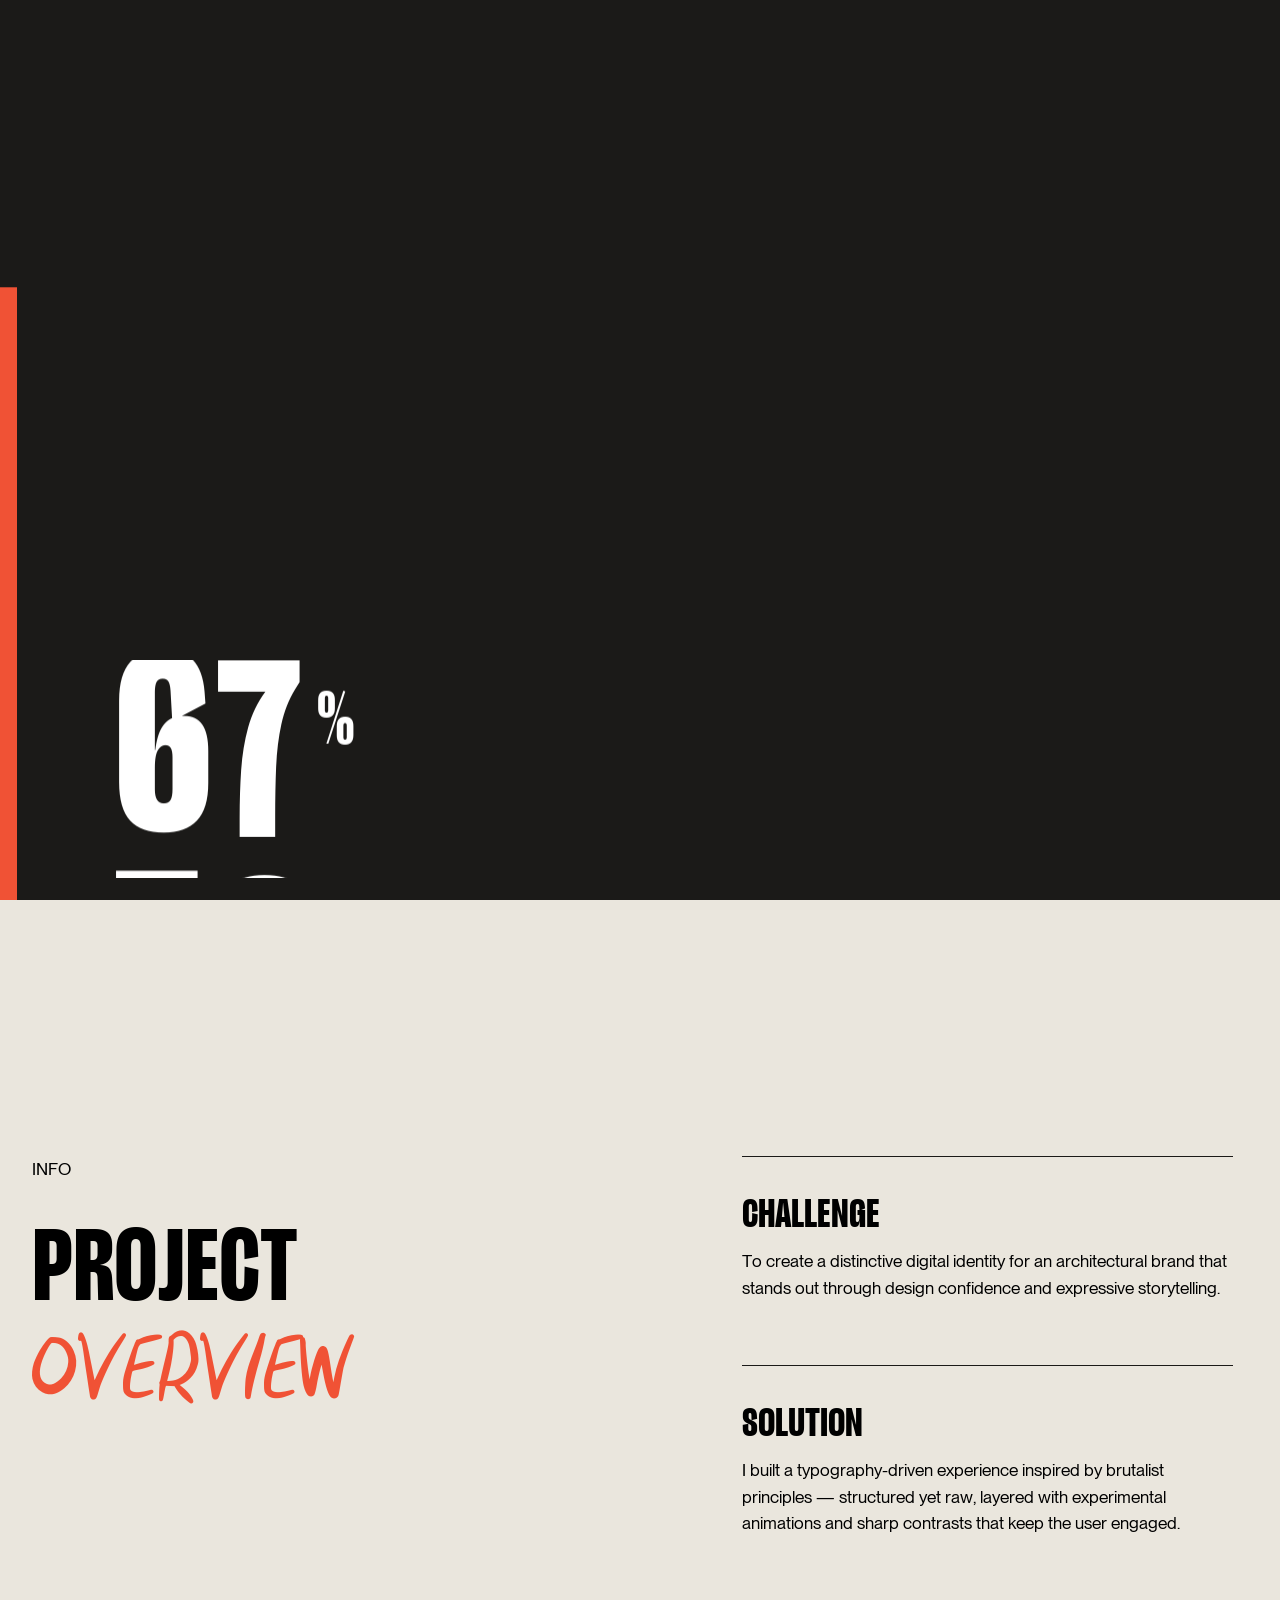
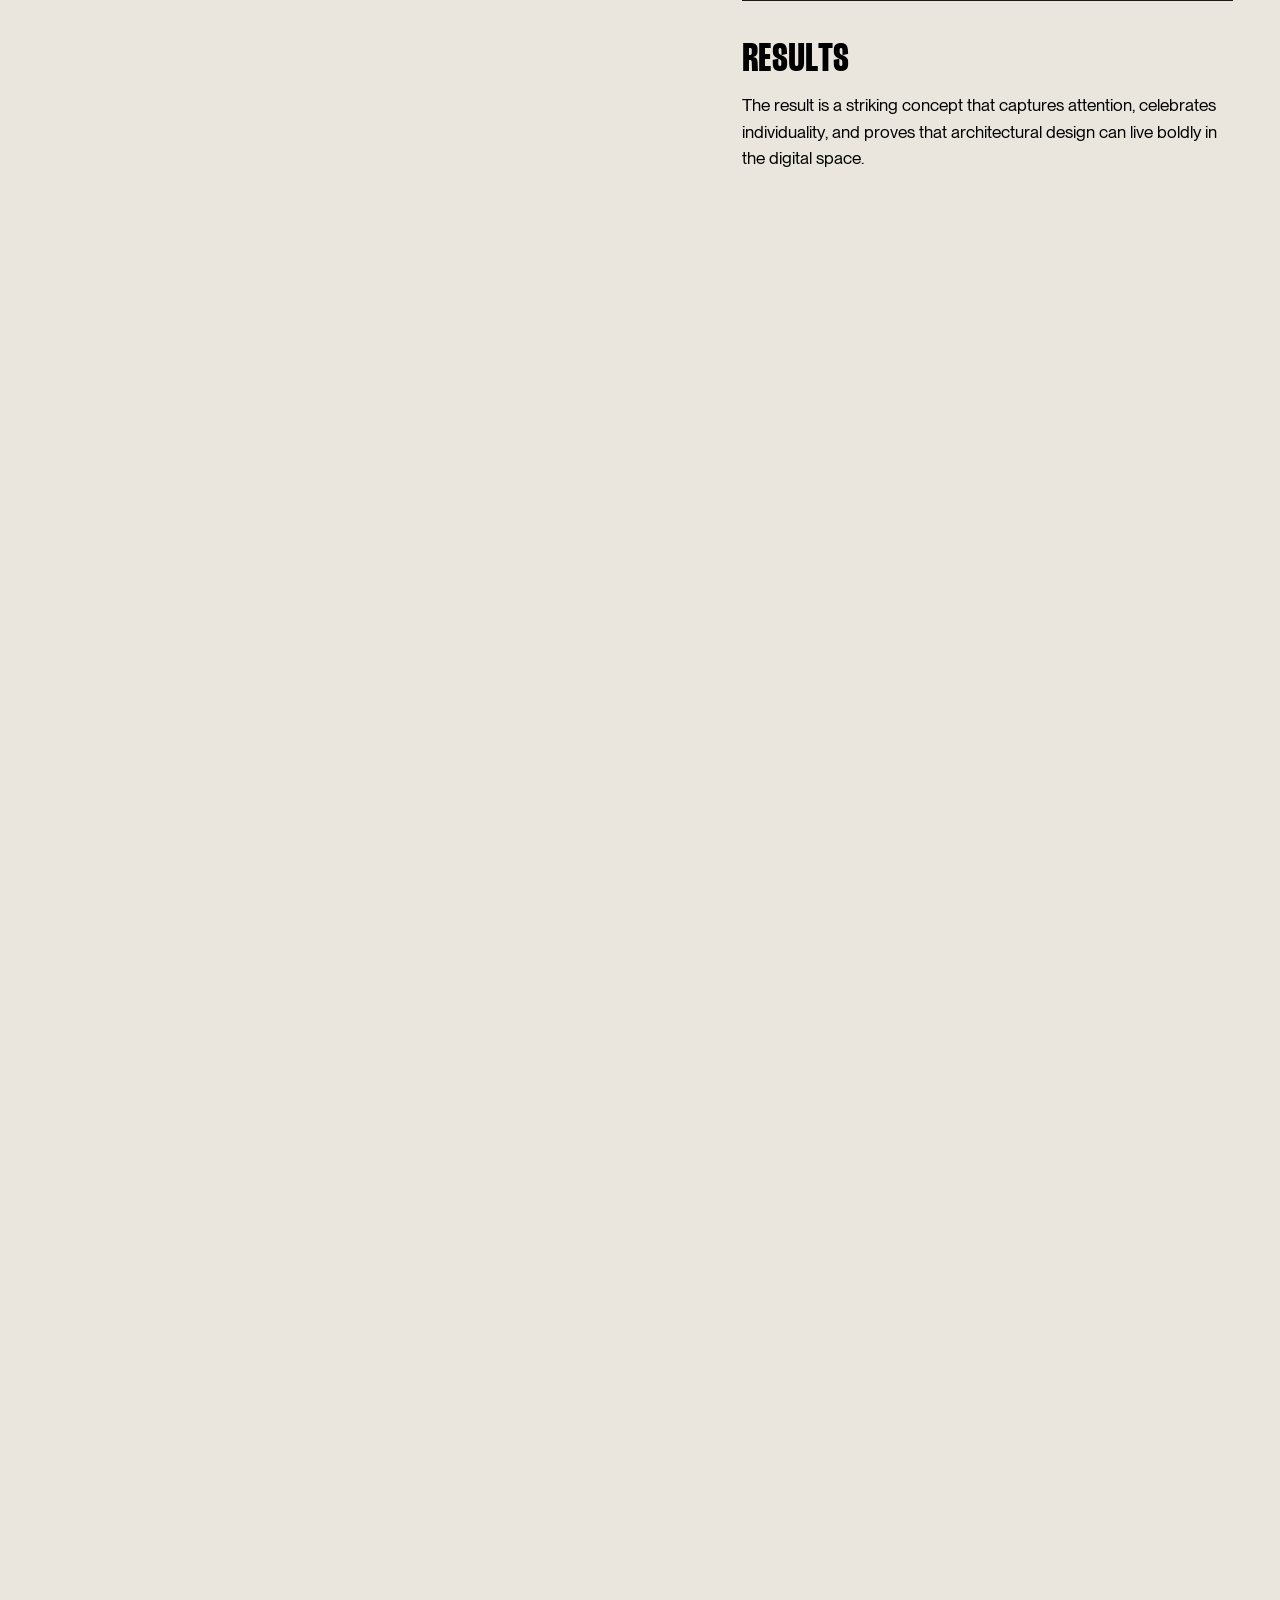
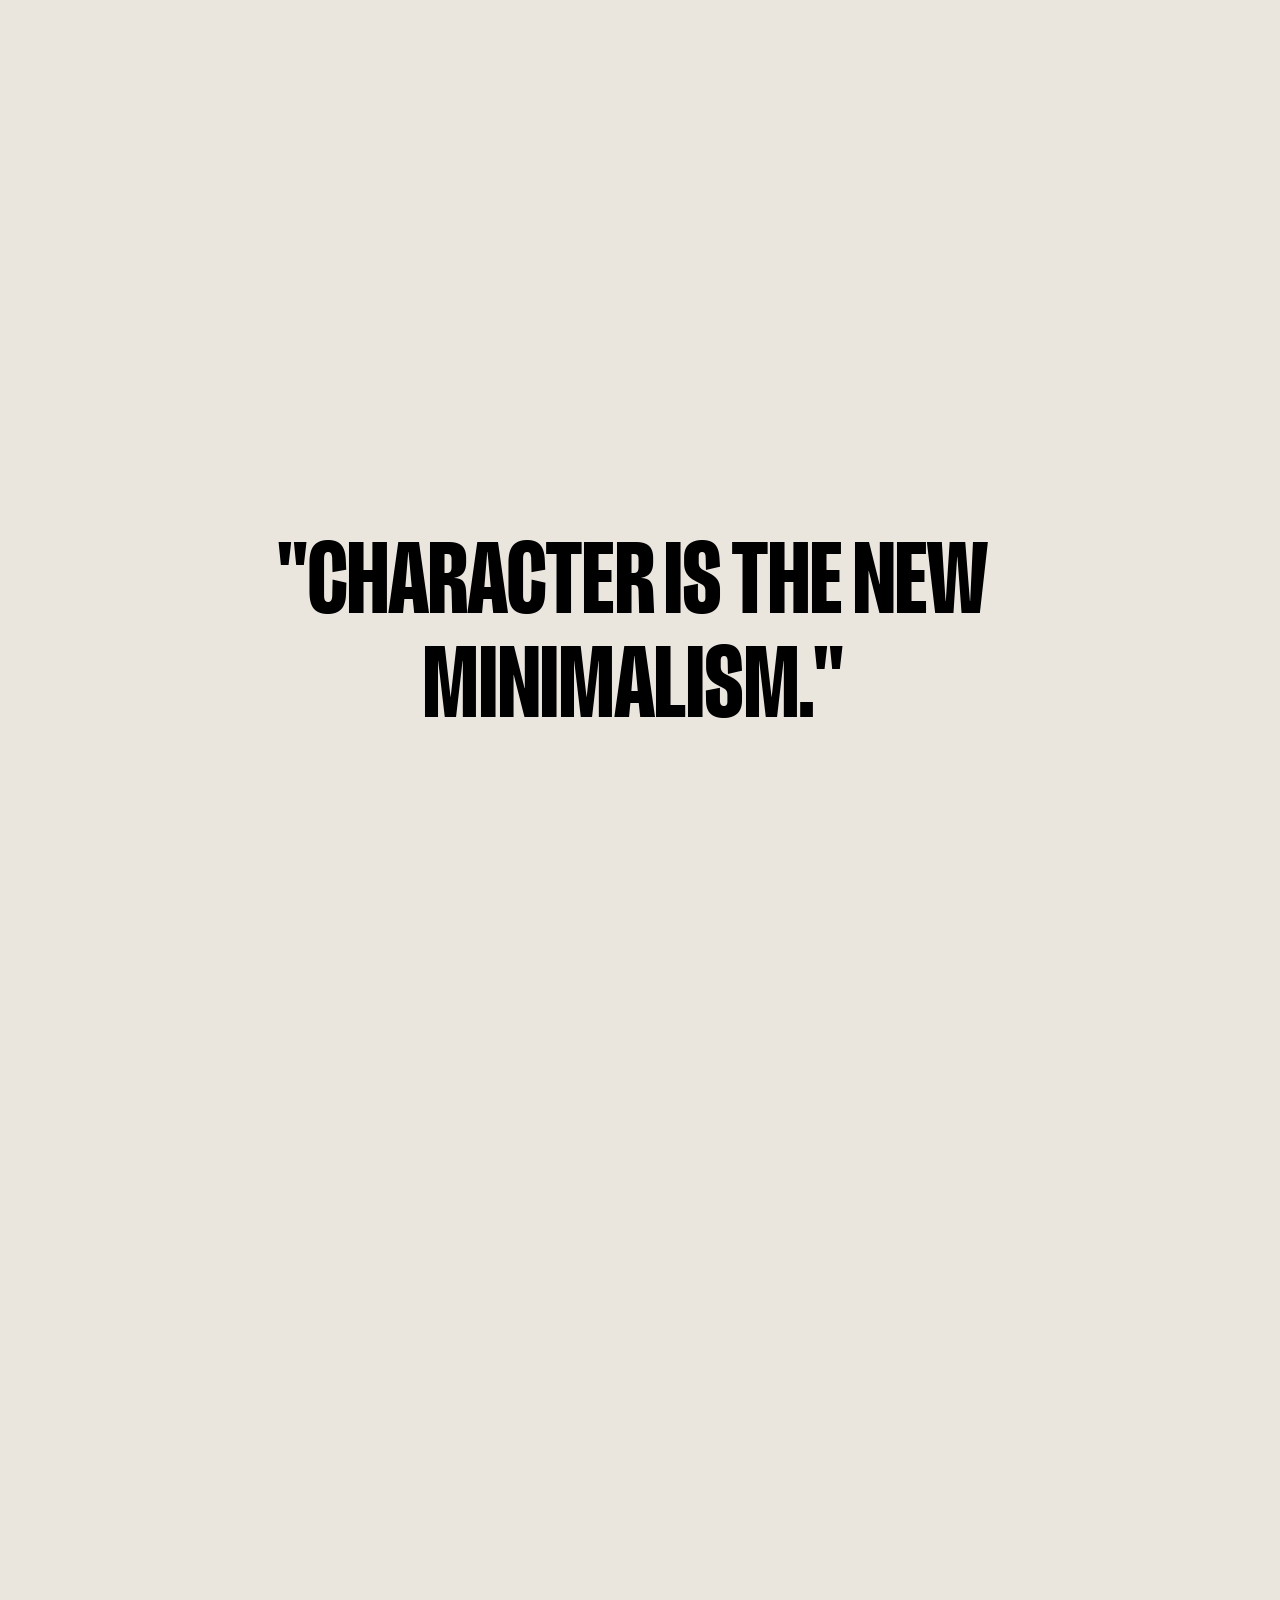
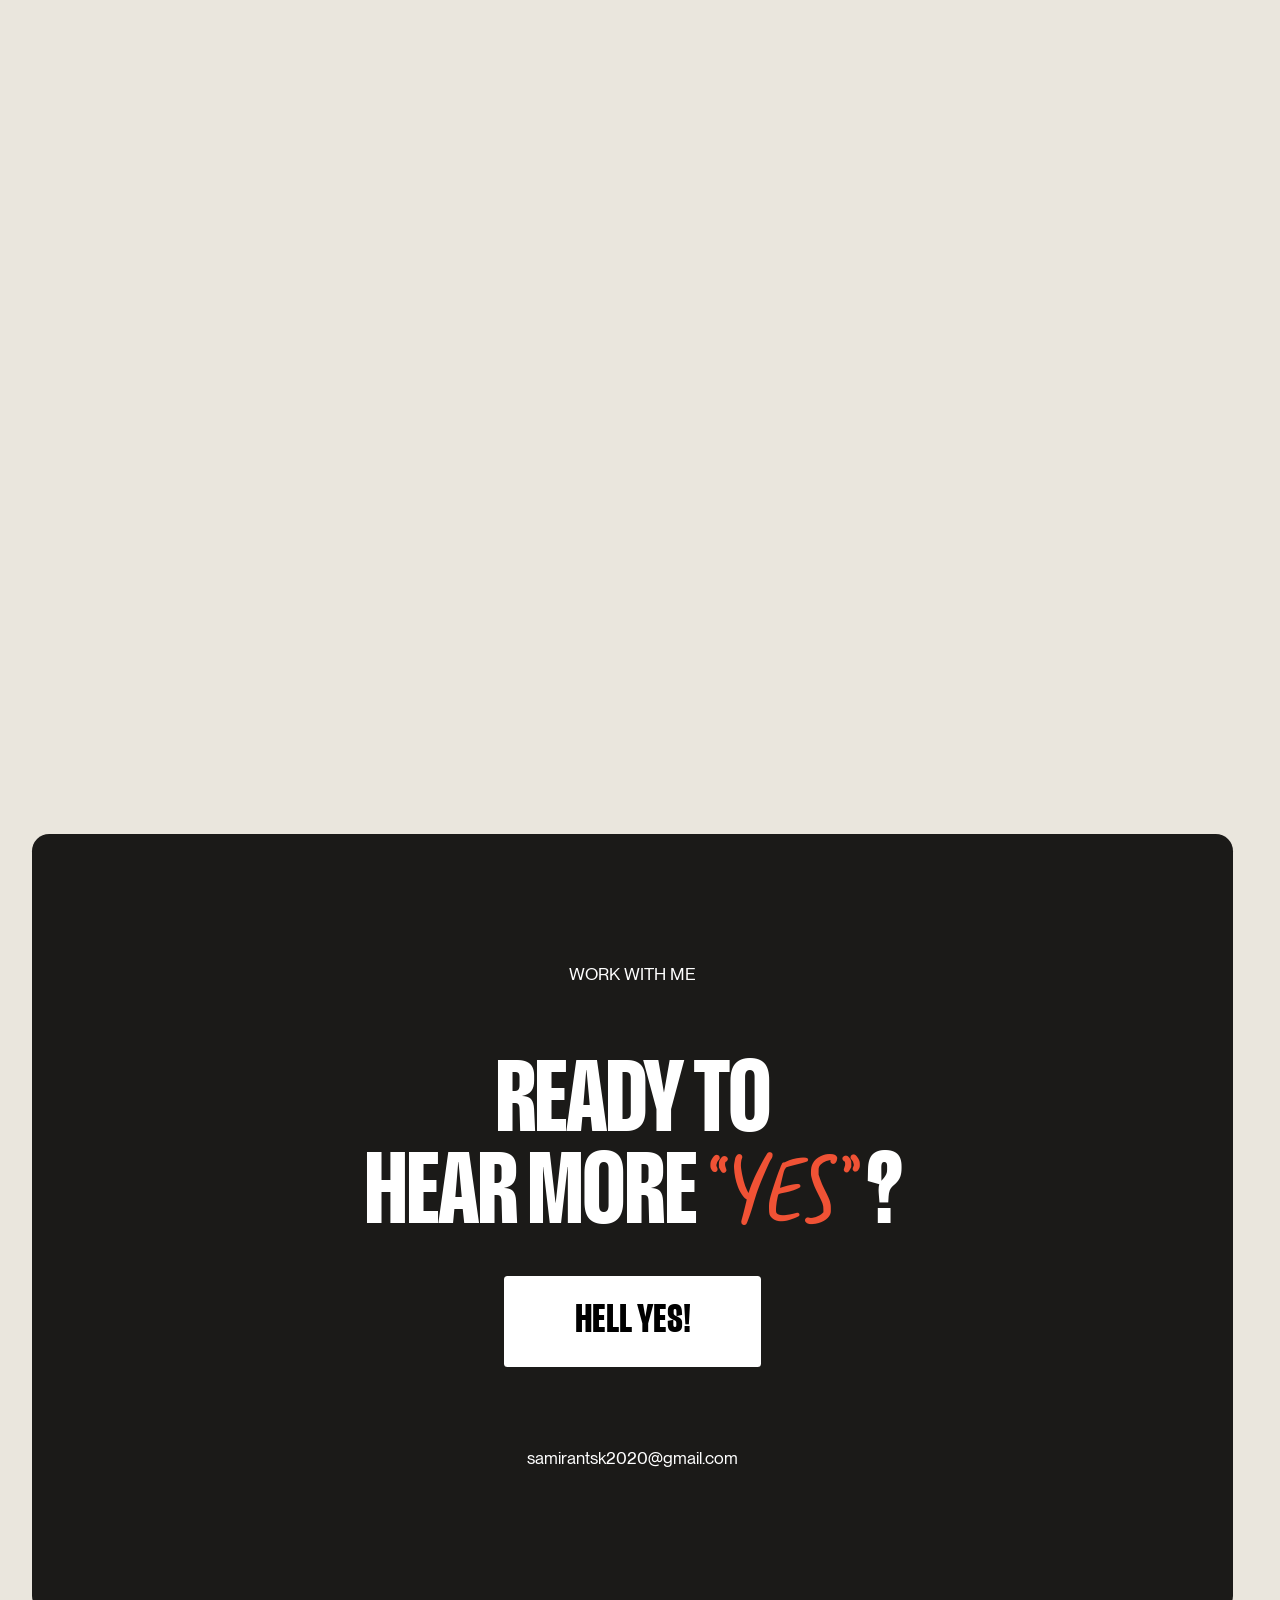
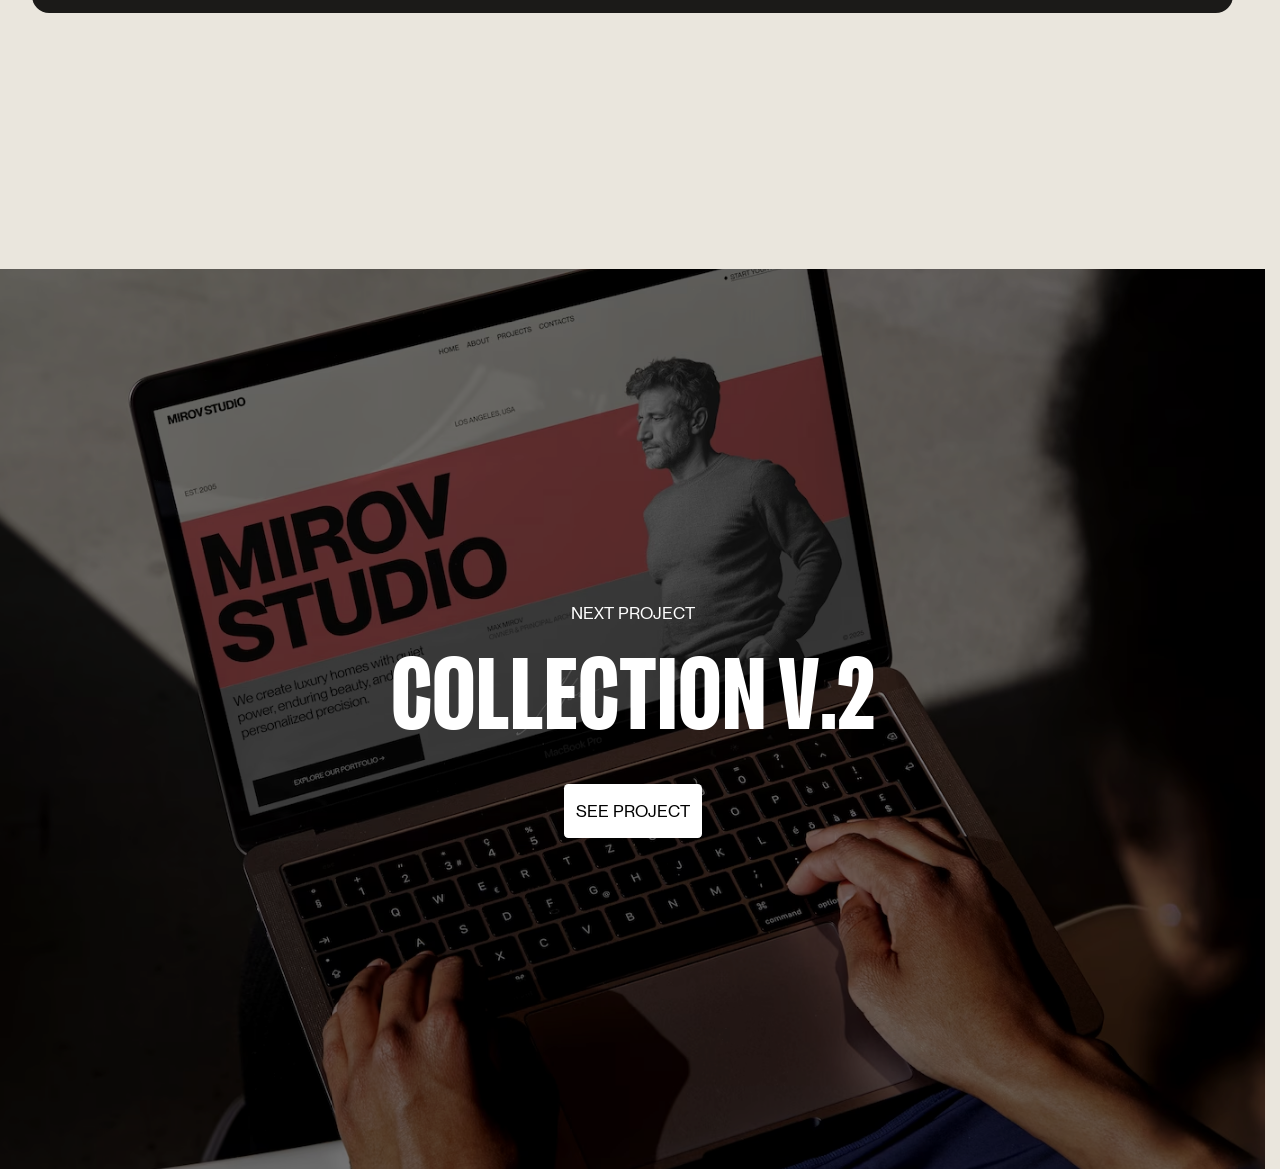
<file: portfolio/kivra-architecture.html>
<!DOCTYPE html><!--  This site was created in Webflow. https://webflow.com  --><!--  Last Published: Wed Feb 11 2026 20:50:51 GMT+0000 (Coordinated Universal Time)  -->
<html lang="en">
<head>
  <meta charset="utf-8">
  <title>Kivra Architecture | Samiran Das</title>
  <meta content="A bold, typography-driven website concept for an architectural studio. Brutalist design meets expressive storytelling in this striking digital identity." name="description">
  <meta content="Kivra Architecture | Samiran Das" property="og:title">
  <meta content="A bold, typography-driven website concept for an architectural studio. Brutalist design meets expressive storytelling in this striking digital identity." property="og:description">
  <meta content="https://samirandas.com/og/og-kivra.jpg" property="og:image">
  <meta content="Kivra Architecture | Samiran Das" property="twitter:title">
  <meta content="A bold, typography-driven website concept for an architectural studio. Brutalist design meets expressive storytelling in this striking digital identity." property="twitter:description">
  <meta content="https://samirandas.com/og/og-kivra.jpg" property="twitter:image">
  <meta property="og:type" content="website">
  <meta property="og:url" content="https://samirandas.com/portfolio/kivra-architecture">
  <meta content="summary_large_image" name="twitter:card">
  <meta content="width=device-width, initial-scale=1" name="viewport">
  <meta name="google-site-verification" content="XIgofDAHlMo1m81nUU4iGGBMlECy_xV72gRnZVyx8-0" />
  <link rel="canonical" href="https://samirandas.com/portfolio/kivra-architecture">
  <style>html{font-family:sans-serif;-ms-text-size-adjust:100%;-webkit-text-size-adjust:100%}body{margin:0}aside,main,nav,section{display:block}a{background-color:transparent}h1{font-size:2em;margin:.67em 0}img{border:0}svg:not(:root){overflow:hidden}button{color:inherit;font:inherit;margin:0}button{overflow:visible}button{text-transform:none}button{-webkit-appearance:button}button::-moz-focus-inner{border:0;padding:0}*{-webkit-box-sizing:border-box;-moz-box-sizing:border-box;box-sizing:border-box}html{height:100%}body{margin:0;min-height:100%;background-color:#fff;font-family:Arial,sans-serif;font-size:14px;line-height:20px;color:#333}img{max-width:100%;vertical-align:middle;display:inline-block}.w-inline-block{max-width:100%;display:inline-block}h1,h2,h3{font-weight:700;margin-bottom:10px}h1{font-size:38px;line-height:44px;margin-top:20px}h2{font-size:32px;line-height:36px;margin-top:20px}h3{font-size:24px;line-height:30px;margin-top:20px}p{margin-top:0;margin-bottom:10px}ul{margin-top:0;margin-bottom:10px;padding-left:40px}button{border:0;-webkit-appearance:button}.w-nav{position:relative;background:#ddd;z-index:1000}.w-nav:after,.w-nav:before{content:" ";display:table;grid-column-start:1;grid-row-start:1;grid-column-end:2;grid-row-end:2}.w-nav:after{clear:both}.w-nav-brand{position:relative;float:left;text-decoration:none;color:#333}.w-nav-menu{position:relative;float:right}@media screen and (max-width:767px){.w-nav-brand{padding-left:10px}}:root{--background-color--background-primary:var(--base-color-brand--brand-lightest);--_typography---font--font-body:"PP Neue Montreal",Arial,sans-serif;--_typography---font-size--text-main:clamp(1 * 1rem, ((1 - ((1.125 - 1) / (120 - 20) * 20)) * 1rem + ((1.125 - 1) / (120 - 20)) * 100vw), 1.125 * 1rem);--_typography---line-height--body:1.4;--_typography---font-weight--regular:400;--_typography---letter-spacing--normal:0em;--_typography---font--font-display:Lektorat,Impact,sans-serif;--_typography---font-size--h1:clamp(3 * 1rem, ((3 - ((7.125 - 3) / (120 - 20) * 20)) * 1rem + ((7.125 - 3) / (120 - 20)) * 100vw), 7.125 * 1rem);--_typography---font-weight--extra-bold:800;--_typography---letter-spacing--tight:-.02em;--_typography---font-size--h2:clamp(2.25 * 1rem, ((2.25 - ((4 - 2.25) / (90 - 20) * 20)) * 1rem + ((4 - 2.25) / (90 - 20)) * 100vw), 4 * 1rem);--_typography---font-size--h3:clamp(1.725 * 1rem, ((1.725 - ((2.5 - 1.725) / (120 - 20) * 20)) * 1rem + ((2.5 - 1.725) / (120 - 20)) * 100vw), 2.5 * 1rem);--link-color--link-primary:var(--base-color-neutral--black);--_spacing-size---main--space-md:var(--_spacing-size---base--spacing-6);--text-color--text-alternate:var(--base-color-neutral--white);--text-color--text-primary:var(--base-color-neutral--black);--text-color--text-secondary:#747474;--background-color--background-success:var(--base-color-system--success-green);--text-color--text-success:var(--base-color-system--success-green-dark);--_typography---line-height--h1:1.05;--_spacing-size---main--space-sm:var(--_spacing-size---base--spacing-4);--border-color--border-primary:var(--base-color-neutral--black);--background-color--background-alternate:var(--base-color-neutral--white);--background-color--background-secondary:var(--base-color-neutral--neutral-darker);--background-color--background-brand:var(--base-color-brand--brand);--background-color--background-error:var(--base-color-system--error-red);--text-color--text-error:var(--base-color-system--error-red-dark);--border-color--border-alternate:var(--base-color-neutral--white);--_spacing-size---main--space-2xl:var(--_spacing-size---base--spacing-12);--_spacing-size---main--space-lg:var(--_spacing-size---base--spacing-8);--background-color--background-warning:var(--base-color-system--warning-yellow);--text-color--text-warning:var(--base-color-system--warning-yellow-dark);--_spacing-size---navbar-height:5.375rem;--link-color--link-alternate:var(--base-color-neutral--white);--base-color-brand--brand:#f05235;--_typography---font-size--h0:clamp(6 * 1rem, ((6 - ((14 - 6) / (120 - 20) * 20)) * 1rem + ((14 - 6) / (120 - 20)) * 100vw), 14 * 1rem);--_spacing-size---main--space-xl:var(--_spacing-size---base--spacing-10);--_typography---font--font-accent:"Tentang Nanti One","Palatino Linotype",sans-serif;--_typography---letter-spacing--wide:.02em;--_spacing-size---main--space-2xs:var(--_spacing-size---base--spacing-2);--_spacing-size---main--space-xs:var(--_spacing-size---base--spacing-3);--_typography---line-height--regular:1;--base-color-neutral--neutral-darker:#1b1a18;--base-color-neutral--white:#fff;--_typography---font-size--full-screen:clamp(3rem, 13vw, 15rem);--base-color-neutral--black:#000;--_typography---font-size--h4:clamp(1.25 * 1rem, ((1.25 - ((1.5 - 1.25) / (120 - 20) * 20)) * 1rem + ((1.5 - 1.25) / (120 - 20)) * 100vw), 1.5 * 1rem);--_spacing-size---base--spacing-1:.25rem;--_spacing-size---base--spacing-2:.5rem;--base-color-brand--brand-lightest:#eae6dd;--_spacing-size---base--spacing-3:.75rem;--base-color-brand--brand-light:#ffd880;--_spacing-size---base--spacing-4:1rem;--_spacing-size---base--spacing-5:1.5rem;--_spacing-size---base--spacing-6:2rem;--_typography---font-size--display:clamp(6.5 * 1rem, ((6.5 - ((20 - 6.5) / (120 - 32) * 32)) * 1rem + ((20 - 6.5) / (120 - 32)) * 100vw), 20 * 1rem);--_spacing-size---base--spacing-7:3rem;--_spacing-size---base--spacing-8:4rem;--_spacing-size---base--spacing-9:6rem;--_spacing-size---base--spacing-10:8rem;--_spacing-size---base--spacing-11:12rem;--_spacing-size---base--spacing-12:16rem;--base-color-system--success-green:#cef5ca;--base-color-system--success-green-dark:#114e0b;--base-color-system--warning-yellow:#fcf8d8;--base-color-system--warning-yellow-dark:#5e5515;--base-color-system--error-red:#f8e4e4;--base-color-system--error-red-dark:#3b0b0b;--base-color-system--focus-state:#2d62ff;--border-color--border-brand:var(--base-color-brand--brand);--link-color--link-brand:var(--base-color-brand--brand)}.w-layout-hflex{flex-direction:row;align-items:flex-start;display:flex}.w-checkbox:before{content:" ";grid-area:1/1/2/2;display:table}.w-checkbox:after{content:" ";clear:both;grid-area:1/1/2/2;display:table}body{background-color:var(--background-color--background-primary);font-family:var(--_typography---font--font-body);color:#000;font-size:var(--_typography---font-size--text-main);line-height:var(--_typography---line-height--body);font-weight:var(--_typography---font-weight--regular);letter-spacing:var(--_typography---letter-spacing--normal)}h1{font-family:var(--_typography---font--font-display);font-size:var(--_typography---font-size--h1);line-height:1.05;font-weight:var(--_typography---font-weight--extra-bold);letter-spacing:var(--_typography---letter-spacing--tight);margin-top:0;margin-bottom:0}h2{font-family:var(--_typography---font--font-display);font-size:var(--_typography---font-size--h2);line-height:1.2;font-weight:var(--_typography---font-weight--extra-bold);margin-top:0;margin-bottom:0}h3{font-family:var(--_typography---font--font-display);font-size:var(--_typography---font-size--h3);line-height:1.2;font-weight:var(--_typography---font-weight--extra-bold);margin-top:0;margin-bottom:0}p{font-family:var(--_typography---font--font-body);margin-bottom:0}a{font-family:var(--_typography---font--font-body);color:var(--link-color--link-primary)}ul{font-family:var(--_typography---font--font-body);margin-top:0;margin-bottom:0;padding-left:1.5rem}img{object-fit:cover;width:100%;height:100%;display:inline-block}.padding-global{padding-right:var(--_spacing-size---main--space-md);padding-left:var(--_spacing-size---main--space-md);flex:1;justify-content:space-between;align-items:stretch;display:flex}.page-wrapper{overflow:clip}.container-large{flex:1;width:100%;max-width:120rem;margin-left:auto;margin-right:auto}.nav_component{z-index:1000;height:var(--_spacing-size---navbar-height);padding-top:var(--_spacing-size---main--space-sm);padding-bottom:var(--_spacing-size---main--space-sm);will-change:transform;background-color:#0000;width:100%;position:absolute;inset:0% 0% auto;overflow:hidden;transform:translate(0)}.nav_container{flex-direction:row;justify-content:space-between;align-items:center;width:100%;max-width:120rem;margin-left:auto;margin-right:auto;display:flex}.nav_brand{justify-content:center;align-items:center;display:inline-flex;overflow:clip}.nav_logo{color:var(--link-color--link-primary);height:2.375rem}.nav_logo.is-white{color:var(--link-color--link-alternate)}.hero_gradient{z-index:20;background-image:linear-gradient(0deg,var(--base-color-brand--brand),#0000);width:100%;height:40%;position:absolute;inset:auto 0% 0%}.hero_sticky-wrapper{will-change:transform;height:100svh;position:sticky;top:0}.grid-12{grid-column-gap:1rem;grid-row-gap:1rem;grid-template-rows:auto;grid-template-columns:1fr 1fr 1fr 1fr 1fr 1fr 1fr 1fr 1fr 1fr 1fr 1fr;grid-auto-columns:1fr;display:grid}.text-style-accent{font-family:var(--_typography---font--font-accent);color:var(--base-color-brand--brand);font-weight:var(--_typography---font-weight--regular);letter-spacing:var(--_typography---letter-spacing--wide);position:relative;top:.05em}.section-sub-title{text-transform:uppercase}.nav-floating{z-index:999;will-change:transform;position:fixed;inset:0% 0% auto}.nav-floating_content-wrapper{padding-top:var(--_spacing-size---main--space-sm);padding-bottom:var(--_spacing-size---main--space-sm);justify-content:space-between;align-items:center;width:100%}.nav-floating_content-wrapper.grid-12{z-index:999;position:relative;transform:translateY(-100%)}.nav-floating_logo-wrapper{padding-top:var(--_spacing-size---main--space-2xs);padding-right:var(--_spacing-size---main--space-2xs);padding-bottom:var(--_spacing-size---main--space-2xs);padding-left:var(--_spacing-size---main--space-2xs);background-color:var(--background-color--background-secondary);margin:calc(-1 * var(--_spacing-size---main--space-2xs));border-radius:4px;position:relative;overflow:clip}.nav-floating_button-wrapper{grid-row-gap:.25rem;justify-content:flex-start;align-items:center}.btn-animate-chars{padding-top:var(--_spacing-size---main--space-sm);padding-right:var(--_spacing-size---main--space-xs);padding-bottom:var(--_spacing-size---main--space-sm);padding-left:var(--_spacing-size---main--space-xs);grid-column-gap:var(--_spacing-size---main--space-2xs);grid-row-gap:var(--_spacing-size---main--space-2xs);color:var(--link-color--link-alternate);text-transform:uppercase;border-radius:.25em;flex-grow:1;justify-content:center;align-items:center;max-width:15em;height:3.375rem;line-height:1;text-decoration:none;display:flex;position:relative}.btn-animate-chars.is-nav-link{grid-column-gap:1rem;grid-row-gap:1rem;color:var(--link-color--link-primary);grid-template-rows:auto auto;grid-template-columns:1fr 1fr;grid-auto-columns:1fr;display:inline-flex}.btn-animate-chars.hide-tablet{background-color:var(--background-color--background-secondary);color:var(--link-color--link-alternate);height:3.375rem}.btn-animate-chars.is-footer-link{color:var(--text-color--text-primary);text-transform:none;flex:0 auto;justify-content:flex-start;align-items:center;width:auto;height:auto;padding:0}.btn-animate-chars.is-menu{font-family:var(--_typography---font--font-display);color:var(--link-color--link-primary);font-size:var(--_typography---font-size--h1);line-height:var(--_typography---line-height--regular);font-weight:var(--_typography---font-weight--extra-bold);height:1em}.btn-animate-chars__bg{background-color:var(--background-color--background-secondary);border-radius:.25em;position:absolute;inset:0}.btn-animate-chars__text{line-height:var(--_typography---line-height--body);white-space:nowrap}.loading__numbers{color:var(--text-color--text-alternate);flex-flow:row;align-items:flex-start;font-size:calc(10vw + 10vh);display:flex;position:absolute;bottom:.1em;left:.23em}.loading__progress{width:1em;height:100%;position:absolute;bottom:0;left:0}.loading-screen{background-color:var(--background-color--background-secondary);width:100%;height:100%;position:absolute;top:0;left:0}.loading__number{text-transform:uppercase;line-height:1;position:relative}.loading__number-group{flex-flow:column;height:1em;display:flex;position:relative;overflow:hidden}.loading__number-wrap{font-family:var(--_typography---font--font-display);font-weight:var(--_typography---font-weight--extra-bold);will-change:transform;flex-flow:column;display:flex;position:relative}.loading__percentage{text-transform:uppercase;will-change:transform;line-height:1;position:relative}.loading__percentage-wrap{font-family:var(--_typography---font--font-display);font-size:.3em;font-weight:var(--_typography---font-weight--extra-bold);flex-flow:column;justify-content:flex-start;margin-top:.375em;display:flex;overflow:hidden}.loading__progress-inner{background-color:var(--base-color-brand--brand);transform-origin:bottom;width:100%;height:100%;position:absolute;top:0;left:0}.loading-container{z-index:9999;position:fixed;inset:0;overflow:hidden}.image_button{filter:grayscale();width:2.375rem;height:2.375rem}.spacer-nav{height:var(--_spacing-size---navbar-height)}.selected-projects_dynamic-element-wrapper{text-align:center;grid-area:1/1;justify-self:center;width:-moz-fit-content;width:fit-content;max-width:100%;position:relative;overflow:visible}.bold-nav-full__hamburger{color:var(--base-color-neutral--white);background-color:#0000;justify-content:center;align-items:center;width:3em;height:3em;display:flex;position:relative;overflow:hidden}.bold-nav__word{position:relative}.bold-nav-full{z-index:998;height:100vh;position:fixed;inset:0}.bold-nav-full__tile{background-color:var(--base-color-brand--brand);flex-flow:column;justify-content:center;align-items:center;width:100%;height:100%;display:flex;position:absolute;top:0;left:0}.bold-nav__bottom{justify-content:space-between;align-items:center;width:100%;padding:2rem;display:flex;position:absolute;bottom:0;left:0}.bold-nav-full__hamburger-bar{background-color:currentColor;width:2em;height:.125em;position:absolute}.nav_menu_button_wrapper{display:none}.project-badge{border:1px solid var(--border-color--border-alternate);color:var(--text-color--text-alternate);text-transform:uppercase;border-radius:.25em;justify-content:center;align-items:center;padding:.75rem;display:flex;transform:translateY(110%)}.section_pdp-hero{position:relative}.pdp-hero_content-wrapper{height:calc(100svh - var(--_spacing-size---navbar-height))}.pdp-hero_title{font-size:var(--_typography---font-size--h0);line-height:var(--_typography---line-height--regular);text-align:center;letter-spacing:var(--_typography---letter-spacing--normal);text-transform:uppercase;position:relative}.pdp-hero_title-wrapper{z-index:50}.pdp-hero_description-wrapper{z-index:50;justify-content:center;align-items:flex-start;width:100%;display:flex;position:absolute;inset:auto auto 2rem 0%}.pdp-hero_description{text-align:center;max-width:40rem}.section_project-details{background-color:var(--background-color--background-primary);position:relative}.project-details_content-wrapper{padding-top:var(--_spacing-size---main--space-2xl);padding-bottom:var(--_spacing-size---main--space-xl);flex-flow:column}.project-details_title-wrapper{grid-column-gap:var(--_spacing-size---main--space-md);grid-row-gap:var(--_spacing-size---main--space-md);flex-flow:column;display:flex}.project-details_title{font-size:var(--_typography---font-size--h1);line-height:var(--_typography---line-height--regular);text-transform:uppercase}.project-details_info-wrapper{grid-row-gap:var(--_spacing-size---main--space-lg);flex-flow:column;display:flex}.project-details_info-item{padding-top:var(--_spacing-size---main--space-md);grid-column-gap:var(--_spacing-size---main--space-xs);grid-row-gap:var(--_spacing-size---main--space-xs);border-top:1px solid var(--background-color--background-secondary);flex-flow:column;display:flex}.project-details_info-item_title{text-transform:uppercase}.section_project-images{background-color:var(--background-color--background-primary);position:relative}.section_project-images_content-wrapper{padding-top:var(--_spacing-size---main--space-xl);padding-bottom:var(--_spacing-size---main--space-xl)}.project-images_media-wrapper{width:100%}.pdp_badges-wrapper{grid-column-gap:var(--_spacing-size---main--space-2xs);grid-row-gap:var(--_spacing-size---main--space-2xs);max-width:100%;height:3rem;padding-top:.5em;padding-bottom:1px;display:flex;position:relative;overflow:hidden}.pdp-center_content{z-index:10;grid-column-gap:var(--_spacing-size---main--space-xs);grid-row-gap:var(--_spacing-size---main--space-xs);flex-flow:column;justify-content:flex-start;align-items:center;width:80%;margin-top:-4rem;display:flex;position:absolute;inset:50% auto auto 50%;transform:translate(-50%,-50%)}.bunny-bg__btn{-webkit-backdrop-filter:blur(1em);backdrop-filter:blur(1em);background-color:#6464644d;border:1px solid #ffffff1a;border-radius:50%;justify-content:center;align-items:center;width:3em;height:3em;padding:.8125em;display:flex;position:relative}.bunny-bg__pause-svg{display:none}.bunny-bg__playpause{justify-content:center;align-items:center;display:none;position:absolute;bottom:4vw;right:4vw}.bunny-bg__playpause.tamplate2-center-6{display:none}@media screen and (max-width:991px){.w-nav[data-collapse=medium] .w-nav-menu{display:none}.hide-tablet{display:none}.nav_container.grid-12{display:flex}.hero_gradient{background-image:linear-gradient(0deg,var(--base-color-brand--brand) 10%,#0000)}.nav-floating_content-wrapper.grid-12{display:flex}.nav_floating-menu_button_wrapper{flex:none;display:block}.bold-nav-full{height:100svh}.bold-nav__bottom{justify-content:center;align-items:center}.nav_menu_button_wrapper{display:block}.project-details_content-wrapper.grid-12{grid-column-gap:var(--_spacing-size---main--space-lg);grid-row-gap:var(--_spacing-size---main--space-lg);display:flex}.project-details_title-wrapper{grid-column-gap:var(--_spacing-size---main--space-sm);grid-row-gap:var(--_spacing-size---main--space-sm)}.project-details_info-wrapper{grid-row-gap:var(--_spacing-size---main--space-md)}.project-details_info-item{padding-top:var(--_spacing-size---main--space-sm);grid-column-gap:var(--_spacing-size---main--space-2xs);grid-row-gap:var(--_spacing-size---main--space-2xs)}.section_project-images_content-wrapper.grid-12{grid-template-columns:1fr 1fr 1fr 1fr 1fr 1fr}.bunny-bg__playpause{bottom:1em;right:1em}}@media screen and (max-width:479px){.padding-global{padding-right:var(--_spacing-size---main--space-sm);padding-left:var(--_spacing-size---main--space-sm)}.nav_brand{padding:0}.hero_gradient{background-image:linear-gradient(0deg,var(--base-color-brand--brand) 35%,#0000)}}#w-node-_56d7a6e2-6a8f-a6c1-3126-bbe70b01c29d-9bc330ca{grid-area:1/10/2/13;place-self:end}#w-node-b8746c17-49f3-e23f-2450-035ccf3f8f4d-9bc330ca{grid-area:1/1/2/4;align-self:center}#w-node-_47234ead-2f65-1b9f-2d30-4cef7bfc2f83-9bc330ca{grid-area:2/10/3/13;align-self:center}#w-node-_54d00f86-95d0-e92f-5c02-e7ecdcc823f7-9bc330ca{grid-area:3/5/4/8;align-self:center}#w-node-a1051b1a-0d31-8ee3-9950-4cdc1afa81f7-9bc330ca{grid-area:1/1/2/5;align-self:center}#w-node-_434b9bfe-a737-3d9e-4e49-9832426ede42-9bc330ca{grid-area:2/10/3/13;align-self:center}#w-node-fdee3776-5e82-4ed1-832e-9a3954450e39-9bc330ca{grid-area:3/3/4/6;align-self:center}#w-node-_1fc4100e-fb2a-79e2-adc5-88207838ee20-9bc330ca{grid-area:1/1/2/4;align-self:center}#w-node-c84b624d-d70e-334d-15ae-2f28e52ad0ce-9bc330ca{grid-area:2/10/3/13;align-self:center}#w-node-_1dbb6a05-84ee-bbbe-eb9e-d798b5b4a292-9bc330ca{grid-area:3/5/4/8;align-self:center}#w-node-_75e8a085-41ba-caea-f4f8-9f2edab746ec-9bc330ca{grid-area:1/1/2/4;align-self:end}#w-node-_14ff6da5-e54e-1d62-7b73-f54fb031ac7a-9bc330ca{grid-area:1/5/2/9}#w-node-_83b9e576-b438-caee-76e9-88371154c2cd-9bc330ca{grid-area:1/10/2/13;align-self:end}#w-node-_5c846574-619c-abe4-bf11-5f1244a51ee6-44a51ee1{grid-area:span 1/span 4/span 1/span 4}#w-node-_5c846574-619c-abe4-bf11-5f1244a51ef9-44a51ee1{grid-area:span 1/span 3/span 1/span 3}#w-node-_5c846574-619c-abe4-bf11-5f1244a51f09-44a51ee1{grid-area:span 1/span 5/span 1/span 5;justify-self:end}#w-node-_66ba0810-e130-04d9-7ee0-976a441252ef-441252ef{grid-area:1/10/2/13;justify-self:end}#w-node-a1b0bac0-0696-7738-12d1-d21c49264474-49264453{grid-column:span 2/span 2;justify-self:start}#w-node-a1b0bac0-0696-7738-12d1-d21c49264479-49264453{grid-area:1/4/2/10;justify-self:center}#w-node-a1b0bac0-0696-7738-12d1-d21c49264482-49264453{grid-area:1/10/2/13;justify-self:end}#w-node-_396176c6-906a-9f74-c6d0-8a4663dfdeac-63dfdea9{grid-area:span 1/span 2/span 1/span 2;justify-self:start}#w-node-_396176c6-906a-9f74-c6d0-8a4663dfdeae-63dfdea9{grid-area:1/4/2/10;justify-self:center}#w-node-_66ba0810-e130-04d9-7ee0-976a441252f5-63dfdea9{grid-area:1/10/2/13;justify-self:end}#w-node-b224ec27-30fa-be84-48bf-7ed471542af3-9bc330cd{grid-area:span 1/span 1/span 1/span 1}#w-node-_32eadc24-e391-a089-abe0-fb5b6627cb45-9bc330cd,#w-node-_32eadc24-e391-a089-abe0-fb5b6627cb5e-9bc330cd,#w-node-_40538c8c-870b-b365-34c4-2a06f0f8567d-9bc330cd,#w-node-_5d224905-8a1e-1460-7532-d38cb7ec37c1-9bc330cd{grid-area:span 1/span 1/span 1/span 1}#w-node-_32eadc24-e391-a089-abe0-fb5b6627cb63-9bc330cd{grid-area:span 1/span 1/span 1/span 1}#w-node-_32eadc24-e391-a089-abe0-fb5b6627cbb8-9bc330cd,#w-node-_32eadc24-e391-a089-abe0-fb5b6627cbc2-9bc330cd,#w-node-_32eadc24-e391-a089-abe0-fb5b6627cbc3-9bc330cd{grid-area:span 1/span 1/span 1/span 1}#w-node-_32eadc24-e391-a089-abe0-fb5b6627cc8a-9bc330cd{grid-area:span 1/span 1/span 1/span 1}#w-node-_32eadc24-e391-a089-abe0-fb5b6627cd08-9bc330cd{grid-area:span 1/span 1/span 1/span 1}#w-node-_30684373-af34-3818-02a4-e58b3ffef416-9bc330cd{grid-area:span 1/span 1/span 1/span 1}#w-node-_30684373-af34-3818-02a4-e58b3ffef41a-9bc330cd,#w-node-_607f7d05-3862-9cc1-ac80-7ec0d8a1d8f6-9bc330cd{grid-area:span 1/span 1/span 1/span 1}#w-node-_32eadc24-e391-a089-abe0-fb5b6627cd6b-9bc330cd,#w-node-_32eadc24-e391-a089-abe0-fb5b6627cd98-9bc330cd,#w-node-_607f7d05-3862-9cc1-ac80-7ec0d8a1d8fa-9bc330cd{grid-area:span 1/span 1/span 1/span 1}#w-node-c714a2f7-15d5-a415-da95-29adc4220e11-1cbf0339{grid-area:1/10/2/13;place-self:end}#w-node-c11a692c-00f1-10d0-87bb-606a237e39cc-1cbf0339{grid-area:1/7/2/13}#w-node-_27c4bb49-057f-35ee-1fb3-e9744f729984-1cbf0339{grid-area:1/7/2/13}#w-node-ee2e4f6c-835b-4ca0-dcf4-be06c932391d-4db38b37{grid-area:1/1/2/7}#w-node-b2cc4434-73b3-5f12-9949-7369a05cf684-4db38b37{grid-area:1/8/2/13}#w-node-e6508478-1853-2f1e-9ba7-63d78d419304-4db38b37{grid-area:1/1/2/6;align-self:center}#w-node-e6508478-1853-2f1e-9ba7-63d78d419306-4db38b37{grid-area:1/8/2/13;align-self:center}#w-node-e6508478-1853-2f1e-9ba7-63d78d419309-4db38b37{grid-area:1/3/2/11;align-self:center}#w-node-e6508478-1853-2f1e-9ba7-63d78d419319-4db38b37{grid-area:1/5/2/13;align-self:center}#w-node-e6508478-1853-2f1e-9ba7-63d78d419321-4db38b37{grid-area:1/1/2/6;align-self:center}#w-node-e6508478-1853-2f1e-9ba7-63d78d419323-4db38b37{grid-area:1/8/2/13;align-self:center}#w-node-e6508478-1853-2f1e-9ba7-63d78d419326-4db38b37{grid-area:1/1/2/9;align-self:center}#w-node-e6508478-1853-2f1e-9ba7-63d78d41932b-4db38b37{grid-area:1/3/2/11;align-self:center}#w-node-ee2e4f6c-835b-4ca0-dcf4-be06c932391d-5e7c3cdd{grid-area:1/1/2/7}#w-node-b2cc4434-73b3-5f12-9949-7369a05cf684-5e7c3cdd{grid-area:1/8/2/13}#w-node-e6508478-1853-2f1e-9ba7-63d78d419304-5e7c3cdd{grid-area:1/1/2/6;align-self:center}#w-node-e6508478-1853-2f1e-9ba7-63d78d419306-5e7c3cdd{grid-area:1/8/2/13;align-self:center}#w-node-e6508478-1853-2f1e-9ba7-63d78d419309-5e7c3cdd{grid-area:1/3/2/11;align-self:center}#w-node-e6508478-1853-2f1e-9ba7-63d78d419319-5e7c3cdd{grid-area:1/5/2/13;align-self:center}#w-node-e6508478-1853-2f1e-9ba7-63d78d419321-5e7c3cdd{grid-area:1/1/2/6;align-self:center}#w-node-e6508478-1853-2f1e-9ba7-63d78d419323-5e7c3cdd{grid-area:1/8/2/13;align-self:center}#w-node-e6508478-1853-2f1e-9ba7-63d78d419326-5e7c3cdd{grid-area:1/1/2/9;align-self:center}#w-node-e6508478-1853-2f1e-9ba7-63d78d41932b-5e7c3cdd{grid-area:1/3/2/11;align-self:center}#w-node-ee2e4f6c-835b-4ca0-dcf4-be06c932391d-10d9b2ba{grid-area:1/1/2/7}#w-node-b2cc4434-73b3-5f12-9949-7369a05cf684-10d9b2ba{grid-area:1/8/2/13}#w-node-e6508478-1853-2f1e-9ba7-63d78d419304-10d9b2ba{grid-area:1/1/2/6;align-self:center}#w-node-e6508478-1853-2f1e-9ba7-63d78d419306-10d9b2ba{grid-area:1/8/2/13;align-self:center}#w-node-e6508478-1853-2f1e-9ba7-63d78d419309-10d9b2ba{grid-area:1/3/2/11;align-self:center}#w-node-e6508478-1853-2f1e-9ba7-63d78d419319-10d9b2ba{grid-area:1/5/2/13;align-self:center}#w-node-e6508478-1853-2f1e-9ba7-63d78d419321-10d9b2ba{grid-area:1/1/2/6;align-self:center}#w-node-e6508478-1853-2f1e-9ba7-63d78d419323-10d9b2ba{grid-area:1/8/2/13;align-self:center}#w-node-e6508478-1853-2f1e-9ba7-63d78d419326-10d9b2ba{grid-area:1/1/2/9;align-self:center}#w-node-e6508478-1853-2f1e-9ba7-63d78d41932b-10d9b2ba{grid-area:1/3/2/11;align-self:center}#w-node-ee2e4f6c-835b-4ca0-dcf4-be06c932391d-3675ea96{grid-area:1/1/2/7}#w-node-b2cc4434-73b3-5f12-9949-7369a05cf684-3675ea96{grid-area:1/8/2/13}#w-node-e6508478-1853-2f1e-9ba7-63d78d419309-3675ea96{grid-area:1/3/2/11;align-self:center}#w-node-e6508478-1853-2f1e-9ba7-63d78d419319-3675ea96{grid-area:1/5/2/13;align-self:center}#w-node-e6508478-1853-2f1e-9ba7-63d78d41931b-3675ea96{grid-area:1/8/2/13;align-self:center}#w-node-e6508478-1853-2f1e-9ba7-63d78d419326-3675ea96{grid-area:1/1/2/9;align-self:center}#w-node-e6508478-1853-2f1e-9ba7-63d78d419328-3675ea96{grid-area:1/8/2/13;align-self:center}#w-node-b31cc52d-03fd-9803-f256-23ad776e9093-3675ea96{grid-area:1/3/2/11;align-self:center}#w-node-b53375e5-f189-34eb-4cd6-2e80895f59df-3675ea96{grid-area:1/5/2/13;align-self:center}#w-node-b53375e5-f189-34eb-4cd6-2e80895f59e1-3675ea96{grid-area:1/8/2/13;align-self:center}#w-node-_4e2d4ae6-4b4e-25db-efef-b3a055cf36ac-3675ea96{grid-area:1/1/2/9;align-self:center}#w-node-_4e2d4ae6-4b4e-25db-efef-b3a055cf36ae-3675ea96{grid-area:1/8/2/13;align-self:center}#w-node-ee2e4f6c-835b-4ca0-dcf4-be06c932391d-89d87b9e{grid-area:1/1/2/7}#w-node-b2cc4434-73b3-5f12-9949-7369a05cf684-89d87b9e{grid-area:1/8/2/13}#w-node-e6508478-1853-2f1e-9ba7-63d78d419304-89d87b9e{grid-area:1/1/2/6;align-self:center}#w-node-e6508478-1853-2f1e-9ba7-63d78d419306-89d87b9e{grid-area:1/8/2/13;align-self:center}#w-node-e6508478-1853-2f1e-9ba7-63d78d419309-89d87b9e{grid-area:1/3/2/11;align-self:center}#w-node-e6508478-1853-2f1e-9ba7-63d78d419326-89d87b9e{grid-area:1/1/2/9;align-self:center}#w-node-e6508478-1853-2f1e-9ba7-63d78d41932b-89d87b9e{grid-area:1/3/2/11;align-self:center}#w-node-ee2e4f6c-835b-4ca0-dcf4-be06c932391d-1fd609ba{grid-area:1/1/2/7}#w-node-b2cc4434-73b3-5f12-9949-7369a05cf684-1fd609ba{grid-area:1/8/2/13}#w-node-db780d09-ddae-4817-2952-234bf4506921-1fd609ba{grid-area:1/3/2/11;align-self:center}#w-node-db780d09-ddae-4817-2952-234bf4506924-1fd609ba{grid-area:1/5/2/13;align-self:center}#w-node-db780d09-ddae-4817-2952-234bf4506926-1fd609ba{grid-area:1/8/2/13;align-self:center}#w-node-db780d09-ddae-4817-2952-234bf4506929-1fd609ba{grid-area:1/1/2/9;align-self:center}#w-node-db780d09-ddae-4817-2952-234bf450692b-1fd609ba{grid-area:1/8/2/13;align-self:center}#w-node-db780d09-ddae-4817-2952-234bf4506931-1fd609ba{grid-area:1/3/2/11;align-self:center}#w-node-db780d09-ddae-4817-2952-234bf4506934-1fd609ba{grid-area:1/5/2/13;align-self:center}#w-node-db780d09-ddae-4817-2952-234bf4506936-1fd609ba{grid-area:1/8/2/13;align-self:center}#w-node-db780d09-ddae-4817-2952-234bf4506939-1fd609ba{grid-area:1/1/2/9;align-self:center}#w-node-db780d09-ddae-4817-2952-234bf450693b-1fd609ba{grid-area:1/8/2/13;align-self:center}#w-node-_01ba48fd-acab-c462-7612-47b9ca4905fc-1fd609ba{grid-area:1/3/2/11;align-self:center}@media screen and (max-width:767px){h1{font-size:2.5rem}h2{font-size:2rem}h3{font-size:1.5rem}.pdp-hero_title{font-size:var(--_typography---font-size--h1)}.pdp-hero_description{width:90%}.project-details_content-wrapper.grid-12{padding-top:var(--_spacing-size---main--space-xl);padding-bottom:var(--_spacing-size---main--space-lg);grid-column-gap:4rem;grid-row-gap:4rem;grid-template-rows:auto auto;grid-template-columns:1fr 1fr 1fr 1fr 1fr 1fr}.project-details_info-wrapper{grid-row-gap:var(--_spacing-size---main--space-lg)}.section_project-images_content-wrapper.grid-12{padding-top:var(--_spacing-size---main--space-lg);padding-bottom:var(--_spacing-size---main--space-lg);grid-template-columns:1fr 1fr 1fr 1fr 1fr 1fr}#w-node-e6508478-1853-2f1e-9ba7-63d78d419304-4db38b37,#w-node-e6508478-1853-2f1e-9ba7-63d78d419306-4db38b37{grid-area:span 1/span 3/span 1/span 3}#w-node-e6508478-1853-2f1e-9ba7-63d78d419309-4db38b37,#w-node-e6508478-1853-2f1e-9ba7-63d78d419319-4db38b37{grid-area:span 1/span 6/span 1/span 6}#w-node-e6508478-1853-2f1e-9ba7-63d78d419321-4db38b37,#w-node-e6508478-1853-2f1e-9ba7-63d78d419323-4db38b37{grid-area:span 1/span 3/span 1/span 3}#w-node-e6508478-1853-2f1e-9ba7-63d78d419326-4db38b37,#w-node-e6508478-1853-2f1e-9ba7-63d78d41932b-4db38b37{grid-area:span 1/span 6/span 1/span 6}#w-node-e6508478-1853-2f1e-9ba7-63d78d419304-5e7c3cdd,#w-node-e6508478-1853-2f1e-9ba7-63d78d419306-5e7c3cdd{grid-area:span 1/span 3/span 1/span 3}#w-node-e6508478-1853-2f1e-9ba7-63d78d419309-5e7c3cdd,#w-node-e6508478-1853-2f1e-9ba7-63d78d419319-5e7c3cdd{grid-area:span 1/span 6/span 1/span 6}#w-node-e6508478-1853-2f1e-9ba7-63d78d419321-5e7c3cdd,#w-node-e6508478-1853-2f1e-9ba7-63d78d419323-5e7c3cdd{grid-area:span 1/span 3/span 1/span 3}#w-node-b2cc4434-73b3-5f12-9949-7369a05cf684-10d9b2ba,#w-node-e6508478-1853-2f1e-9ba7-63d78d419326-5e7c3cdd,#w-node-e6508478-1853-2f1e-9ba7-63d78d41932b-5e7c3cdd,#w-node-ee2e4f6c-835b-4ca0-dcf4-be06c932391d-10d9b2ba{grid-area:span 1/span 6/span 1/span 6}#w-node-e6508478-1853-2f1e-9ba7-63d78d419304-10d9b2ba,#w-node-e6508478-1853-2f1e-9ba7-63d78d419306-10d9b2ba{grid-area:span 1/span 3/span 1/span 3}#w-node-e6508478-1853-2f1e-9ba7-63d78d419309-10d9b2ba,#w-node-e6508478-1853-2f1e-9ba7-63d78d419319-10d9b2ba{grid-area:span 1/span 6/span 1/span 6}#w-node-e6508478-1853-2f1e-9ba7-63d78d419321-10d9b2ba,#w-node-e6508478-1853-2f1e-9ba7-63d78d419323-10d9b2ba{grid-area:span 1/span 3/span 1/span 3}#w-node-b31cc52d-03fd-9803-f256-23ad776e9093-3675ea96,#w-node-b53375e5-f189-34eb-4cd6-2e80895f59df-3675ea96,#w-node-e6508478-1853-2f1e-9ba7-63d78d419309-3675ea96,#w-node-e6508478-1853-2f1e-9ba7-63d78d419319-3675ea96,#w-node-e6508478-1853-2f1e-9ba7-63d78d419326-10d9b2ba,#w-node-e6508478-1853-2f1e-9ba7-63d78d41932b-10d9b2ba{grid-area:span 1/span 6/span 1/span 6}#w-node-e6508478-1853-2f1e-9ba7-63d78d419304-89d87b9e,#w-node-e6508478-1853-2f1e-9ba7-63d78d419306-89d87b9e{grid-area:span 1/span 3/span 1/span 3}#w-node-e6508478-1853-2f1e-9ba7-63d78d419309-89d87b9e,#w-node-e6508478-1853-2f1e-9ba7-63d78d419326-89d87b9e,#w-node-e6508478-1853-2f1e-9ba7-63d78d41932b-89d87b9e{grid-area:span 1/span 6/span 1/span 6}#w-node-_01ba48fd-acab-c462-7612-47b9ca4905fc-1fd609ba,#w-node-db780d09-ddae-4817-2952-234bf4506924-1fd609ba,#w-node-db780d09-ddae-4817-2952-234bf4506926-1fd609ba,#w-node-db780d09-ddae-4817-2952-234bf4506929-1fd609ba,#w-node-db780d09-ddae-4817-2952-234bf4506931-1fd609ba,#w-node-db780d09-ddae-4817-2952-234bf4506934-1fd609ba,#w-node-db780d09-ddae-4817-2952-234bf4506936-1fd609ba{grid-area:span 1/span 6/span 1/span 6}}html{scrollbar-gutter:stable}body{-webkit-font-smoothing:antialiased;-moz-osx-font-smoothing:grayscale;font-smoothing:antialiased;text-rendering:optimizeLegibility}.container-large{margin-right:auto!important;margin-left:auto!important}@media screen and (max-width:991px){#w-node-_56d7a6e2-6a8f-a6c1-3126-bbe70b01c29d-9bc330ca{grid-area:span 1/span 3/span 1/span 3}#w-node-_75e8a085-41ba-caea-f4f8-9f2edab746ec-9bc330ca{grid-area:2/1/3/7}#w-node-_83b9e576-b438-caee-76e9-88371154c2cd-9bc330ca{grid-area:3/1/4/7}#w-node-_5c846574-619c-abe4-bf11-5f1244a51ee6-44a51ee1,#w-node-_5c846574-619c-abe4-bf11-5f1244a51ef9-44a51ee1{grid-area:span 1/span 3/span 1/span 3}#w-node-_5c846574-619c-abe4-bf11-5f1244a51f09-44a51ee1{grid-area:span 1/span 3/span 1/span 3;justify-self:start}#w-node-c714a2f7-15d5-a415-da95-29adc4220e11-1cbf0339{grid-area:span 1/span 3/span 1/span 3}#w-node-c11a692c-00f1-10d0-87bb-606a237e39cc-1cbf0339{grid-area:span 1/span 4/span 1/span 4}#w-node-_16786bcd-7ff6-19b8-9968-511e928e26fd-1cbf0339{grid-area:span 1/span 2/span 1/span 2}#w-node-_27c4bb49-057f-35ee-1fb3-e9744f729984-1cbf0339{grid-area:span 1/span 4/span 1/span 4}#w-node-_01ba48fd-acab-c462-7612-47b9ca4905fc-1fd609ba,#w-node-db780d09-ddae-4817-2952-234bf4506921-1fd609ba,#w-node-db780d09-ddae-4817-2952-234bf4506924-1fd609ba,#w-node-db780d09-ddae-4817-2952-234bf4506929-1fd609ba,#w-node-db780d09-ddae-4817-2952-234bf4506931-1fd609ba,#w-node-db780d09-ddae-4817-2952-234bf4506934-1fd609ba{grid-area:span 1/span 6/span 1/span 6}.hide-tablet{display:none!important}}.u-text-style-body{display:flow-root}.u-text-style-body:before{content:"";display:table;margin-bottom:calc(-.5lh + .36em)}.u-text-style-body:after{content:"";display:table;margin-bottom:calc(-.5lh + .36em)}.btn-animate-chars [data-button-animate-chars]{overflow:hidden;position:relative;display:inline-block}.btn-animate-chars__bg{inset:0}#floating-nav{--background-color--background-secondary:black;--link-color--link-alternate:white;--base-color-neutral--white:white}[text-split]{will-change:transform}.bold-nav-full__hamburger{justify-content:center;align-items:center;display:flex;position:relative;overflow:hidden}.bold-nav-full__hamburger .bold-nav-full__hamburger-bar{background-color:currentColor;width:2em;height:.08em;position:absolute;transform:translate(0) rotate(.001deg)}.bold-nav-full__hamburger .bold-nav-full__hamburger-bar:first-child{transform:translateY(-.45em) scale(1) rotate(.001deg)}.bold-nav-full__hamburger .bold-nav-full__hamburger-bar:nth-child(3){transform:translateY(.45em) scale(1) rotate(.001deg)}.bold-nav-full__tile{clip-path:polygon(0% 100%,100% 100%,100% 100%,0% 100%)}.bold-nav-full__ul{flex-flow:column;align-items:center;margin:0;padding:0;display:flex}.bold-nav-full__li{justify-content:center;align-items:center;margin:0;padding:0;text-decoration:none;display:flex;position:relative;overflow:hidden}.btn-animate-chars.is-menu{transform:translateY(100%) rotate(5deg)}[data-ratio="3-4"]{aspect-ratio:3/4}[data-ratio="16-9"]{aspect-ratio:16/9}</style>
  <script type="text/javascript">!function(o,c){var n=c.documentElement,t=" w-mod-";n.className+=t+"js",("ontouchstart"in o||o.DocumentTouch&&c instanceof DocumentTouch)&&(n.className+=t+"touch")}(window,document);</script>
  <link href="../assets/favicon-DrVmsY45.ico" rel="shortcut icon" type="image/x-icon">
  <link href="../assets/webclip-Cln6gDdr.png" rel="apple-touch-icon">
  <link rel="preconnect" href="https://www.googletagmanager.com" crossorigin="">
  <link rel="dns-prefetch" href="https://www.googletagmanager.com">
  <script async="" src="https://www.googletagmanager.com/gtag/js?id=G-WX5J84TFY1" onerror="window._gaBlocked=true"></script>
  <script type="text/javascript">
    window.dataLayer = window.dataLayer || [];
    function gtag(){if(!window._gaBlocked) dataLayer.push(arguments);}
    
    // Initialize GA with timeout fallback
    function initGA() {
      if (!window._gaBlocked && typeof gtag === 'function') {
        gtag('set', 'developer_id.dZGVlNj', true);
        gtag('js', new Date());
        gtag('config', 'G-WX5J84TFY1');
      }
    }
    
    // Try immediately, fallback after 3s
    if (window.gtag) initGA();
    else setTimeout(function(){ if(!window._gaBlocked) initGA(); }, 3000);
  </script>
  <script>
//----------Prevent preloader flash on return visits----------//
// This runs immediately when script loads, before DOMContentLoaded
(function() {
  if (sessionStorage.getItem('visited')) {
    // Add style tag to hide loader before it renders
    const style = document.createElement('style');
    style.textContent = '.loading-screen { display: none !important; }';
    document.head.appendChild(style);
  }
})();
</script>
  <style>
    .hero_title, .loading__numbers, .loading__progress {
    visibility:hidden;
    }
    #floating-nav{
      visibility: hidden;
    }
    .line-mask {
      overflow: hidden;
      padding-top: 0.08em;
      padding-bottom: 0.08em;
      margin-bottom: -0.02em;
      -webkit-text-rendering: optimizeSpeed; 
      text-rendering: optimizeSpeed;
      -webkit-transform: translateZ(0); 
      font-kerning: none;
    }
      /* SplitText word masks inside hero title — padding for bounce animation (back.out) */
    .hero_portfolio-title [style*="overflow"],
    .proccess-title [style*="overflow"],
    .hero_title-line1 [style*="overflow"],
    .hero_title-line2 [style*="overflow"] {
      padding-top: 0.15em !important;
      margin-top: -0.15em;
    }

    /* Additional spacing for SplitText characters */
    .text-style-accent .word-mask {
      display: inline-block;
      margin-right: 0.05em;
    }
  </style>

  <script type="module" crossorigin="" src="../assets/gsap-DdEwfv-Y.js"></script>
  <script type="module" crossorigin="" src="../assets/lenis-Bu7sAdyK.js"></script>
  <script type="module" crossorigin="" src="../assets/barba-CQlRLqFM.js"></script>
  <script type="module" crossorigin="" src="../assets/main-jKaaXVz_.js"></script>
  <link rel="stylesheet" crossorigin="" href="../assets/main-BjxpTroB.css" media="print" onload="this.media='all'">
</head>
<body data-barba="wrapper" data-theme-nav="light">
  <div class="page-wrapper">
    <div data-animation="over-right" class="nav_component w-nav" data-easing2="ease" data-easing="ease" data-collapse="medium" data-no-scroll="1" data-duration="400" id="navbar" data-doc-height="1">
      <div class="padding-global">
        <div class="nav_container grid-12">
          <a aria-label='Go to homepage' class='nav_brand w-nav-brand' href='../index.html' id='w-node-_396176c6-906a-9f74-c6d0-8a4663dfdeac-63dfdea9'><svg xmlns="http://www.w3.org/2000/svg" width="100%" viewbox="0 0 33 38" fill="none" class="nav_logo">
              <path d="M33 38L27.5111 18.0617L32.8139 6.34193e-06H24.7202L19.7819 18.0617L24.7667 38H33Z" fill="currentColor"></path>
              <path d="M0 0H10.28C13.2571 0 15.4433 0.656791 16.8388 1.97037C18.2653 3.28395 18.9785 5.30123 18.9785 8.02222V10.2741C18.9785 12.4008 18.5444 14.1053 17.6761 15.3877C16.8078 16.67 15.2883 17.4831 13.1175 17.8272V17.921C15.4743 18.1399 17.0869 18.8905 17.9552 20.1728C18.8545 21.4239 19.3041 23.0815 19.3041 25.1457V28.8988C19.3041 32.1202 18.4513 34.4502 16.7458 35.8889C15.0402 37.2963 12.6213 38 9.48926 38H0V0ZM7.67514 6.38025V15.3877H8.88456C9.78387 15.3877 10.4041 15.1687 10.7452 14.7309C11.1173 14.2617 11.3034 13.5424 11.3034 12.5728V8.91358C11.3034 8.00658 11.1483 7.36543 10.8382 6.99012C10.5591 6.58354 9.98543 6.38025 9.11713 6.38025H7.67514ZM7.67514 21.4395V31.6197H9.3032C10.1095 31.6197 10.6832 31.4321 11.0243 31.0568C11.3964 30.6502 11.5825 29.9934 11.5825 29.0864V24.1136C11.5825 23.2066 11.3809 22.5342 10.9778 22.0963C10.5746 21.6584 9.8769 21.4395 8.88456 21.4395H7.67514Z" fill="currentColor"></path>
            </svg></a>
          <nav role="navigation" id="w-node-_396176c6-906a-9f74-c6d0-8a4663dfdeae-63dfdea9" class="nav_menu w-nav-menu">
            <a class='btn-animate-chars is-nav-link w-inline-block' href='../portfolio'><span data-button-animate-chars="" class="btn-animate-chars__text">Portfolio</span></a>
            <a class='btn-animate-chars is-nav-link w-inline-block' href='../process'><span data-button-animate-chars="" class="btn-animate-chars__text">My process</span></a>
            <a class='btn-animate-chars is-nav-link w-inline-block' href='../about'><span data-button-animate-chars="" class="btn-animate-chars__text">About</span></a>
          </nav>
          <div class="nav_menu_button_wrapper">
            <div data-navigation-toggle="toggle" class="btn-animate-chars">
              <div class="btn-animate-chars__bg"></div><span data-button-animate-chars="" class="btn-animate-chars__text">Menu</span><button aria-label="Toggle menu" class="bold-nav-full__hamburger">
                <div class="bold-nav-full__hamburger-bar"></div>
                <div class="bold-nav-full__hamburger-bar"></div>
                <div class="bold-nav-full__hamburger-bar"></div>
              </button>
            </div>
          </div>
          <a class='btn-animate-chars hide-tablet w-inline-block' href='../contact' id='w-node-_66ba0810-e130-04d9-7ee0-976a441252f5-63dfdea9'>
            <div class="btn-animate-chars__bg"></div><img loading="eager" height="25" alt="" src="[data-uri]" class="image_button"><span data-button-animate-chars="" class="btn-animate-chars__text">Let&#x27;s talk</span>
          </a>
        </div>
      </div>
    </div>
    <aside data-navigation-status="not-active" data-nav-bar-height="" class="nav-floating">
      <div class="bold-nav-full">
        <div class="bold-nav-full__tile">
          <ul class="bold-nav-full__ul">
            <li class="bold-nav-full__li">
              <a class='btn-animate-chars is-menu w-inline-block' href='../index.html'><span data-button-animate-chars="" class="btn-animate-chars__text">Home</span></a>
            </li>
            <li class="bold-nav-full__li">
              <a class='btn-animate-chars is-menu w-inline-block' href='../portfolio'><span data-button-animate-chars="" class="btn-animate-chars__text">Portfolio</span></a>
            </li>
            <li class="bold-nav-full__li">
              <a class='btn-animate-chars is-menu w-inline-block' href='../process'><span data-button-animate-chars="" class="btn-animate-chars__text">My process</span></a>
            </li>
            <li class="bold-nav-full__li">
              <a class='btn-animate-chars is-menu w-inline-block' href='../about'><span data-button-animate-chars="" class="btn-animate-chars__text">About</span></a>
            </li>
            <li class="bold-nav-full__li">
              <a class='btn-animate-chars is-menu w-inline-block' href='../contact'><span data-button-animate-chars="" class="btn-animate-chars__text">Contact</span></a>
            </li>
          </ul>
          <div class="bold-nav__bottom">
            <p class="bold-nav__word hide-tablet">©2026 Copyright. All Rights Reserved.</p>
            <a href="mailto:samirantsk2020@gmail.com?subject=Hey%2C%20Samiran!%20I%20have%20a%20project%20idea" class="btn-animate-chars is-footer-link w-inline-block"><span data-button-animate-chars="" class="btn-animate-chars__text">samirantsk2020@gmail.com</span></a>
          </div>
        </div>
      </div>
      <div class="padding-global">
        <div class="container-large">
          <div id="floating-nav" class="nav-floating_content-wrapper grid-12">
            <div id="w-node-a1b0bac0-0696-7738-12d1-d21c49264474-49264453" class="nav-floating_logo-wrapper">
              <a aria-label='Go to homepage' class='nav_brand w-nav-brand' href='../index.html'><svg xmlns="http://www.w3.org/2000/svg" width="100%" viewbox="0 0 33 38" fill="none" class="nav_logo is-white">
                  <path d="M33 38L27.5111 18.0617L32.8139 6.34193e-06H24.7202L19.7819 18.0617L24.7667 38H33Z" fill="currentColor"></path>
                  <path d="M0 0H10.28C13.2571 0 15.4433 0.656791 16.8388 1.97037C18.2653 3.28395 18.9785 5.30123 18.9785 8.02222V10.2741C18.9785 12.4008 18.5444 14.1053 17.6761 15.3877C16.8078 16.67 15.2883 17.4831 13.1175 17.8272V17.921C15.4743 18.1399 17.0869 18.8905 17.9552 20.1728C18.8545 21.4239 19.3041 23.0815 19.3041 25.1457V28.8988C19.3041 32.1202 18.4513 34.4502 16.7458 35.8889C15.0402 37.2963 12.6213 38 9.48926 38H0V0ZM7.67514 6.38025V15.3877H8.88456C9.78387 15.3877 10.4041 15.1687 10.7452 14.7309C11.1173 14.2617 11.3034 13.5424 11.3034 12.5728V8.91358C11.3034 8.00658 11.1483 7.36543 10.8382 6.99012C10.5591 6.58354 9.98543 6.38025 9.11713 6.38025H7.67514ZM7.67514 21.4395V31.6197H9.3032C10.1095 31.6197 10.6832 31.4321 11.0243 31.0568C11.3964 30.6502 11.5825 29.9934 11.5825 29.0864V24.1136C11.5825 23.2066 11.3809 22.5342 10.9778 22.0963C10.5746 21.6584 9.8769 21.4395 8.88456 21.4395H7.67514Z" fill="currentColor"></path>
                </svg></a>
            </div>
            <div id="w-node-a1b0bac0-0696-7738-12d1-d21c49264479-49264453" class="nav_floating-menu_button_wrapper">
              <div id="btn-menu" data-navigation-toggle="toggle" class="btn-animate-chars">
                <div class="btn-animate-chars__bg"></div><span data-button-animate-chars="" class="btn-animate-chars__text">Menu</span><button aria-label="Toggle menu" class="bold-nav-full__hamburger">
                  <div class="bold-nav-full__hamburger-bar"></div>
                  <div class="bold-nav-full__hamburger-bar"></div>
                  <div class="bold-nav-full__hamburger-bar"></div>
                </button>
              </div>
            </div>
            <div id="w-node-a1b0bac0-0696-7738-12d1-d21c49264482-49264453" class="w-layout-hflex nav-floating_button-wrapper hide-tablet">
              <a class='btn-animate-chars hide-tablet w-inline-block' href='../contact'>
                <div class="btn-animate-chars__bg"></div><img width="38" height="38" alt="" src="[data-uri]" loading="eager" class="image_button"><span data-button-animate-chars="" class="btn-animate-chars__text">Let&#x27;s talk</span>
              </a>
            </div>
          </div>
        </div>
      </div>
    </aside>
    <div class="loading-container">
      <div class="loading-screen">
        <div class="loading__progress">
          <div class="loading__progress-inner"></div>
        </div>
        <div class="loading__numbers">
          <div class="loading__number-group is--first">
            <div class="loading__number-wrap"><span class="loading__number">1</span></div>
          </div>
          <div class="loading__number-group is--second">
            <div class="loading__number-wrap"><span class="loading__number">1</span><span class="loading__number">2</span><span class="loading__number">3</span><span class="loading__number">4</span><span class="loading__number">5</span><span class="loading__number">6</span><span class="loading__number">7</span><span class="loading__number">8</span><span class="loading__number">9</span><span class="loading__number">0</span></div>
          </div>
          <div class="loading__number-group is--third">
            <div class="loading__number-wrap"><span class="loading__number">1</span><span class="loading__number">2</span><span class="loading__number">3</span><span class="loading__number">4</span><span class="loading__number">5</span><span class="loading__number">6</span><span class="loading__number">7</span><span class="loading__number">8</span><span class="loading__number">9</span><span class="loading__number">0</span></div>
          </div>
          <div class="loading__percentage-wrap"><span class="loading__percentage">%</span></div>
        </div>
      </div>
    </div>
    <main data-barba="container" data-barba-namespace="pdp" class="main-wrapper">
      <div class="hero_sticky-wrapper">
        <div data-ignore-trail="" class="spacer-nav"></div>
        <section class="section_pdp-hero">
          <div class="padding-global">
            <div class="container-large">
              <div class="pdp-hero_content-wrapper">
                <div class="hero_gradient"></div>
                <div class="pdp-hero_description-wrapper">
                  <p class="pdp-hero_description">A conceptual website for an architectural studio — bold, typographic, and unapologetically different. Kivra challenges the quiet minimalism of typical architecture sites by embracing character and motion.</p>
                </div>
                <div class="pdp-center_content">
                  <div class="pdp_badges-wrapper">
                    <div data-wf--badge--variant="dark" class="project-badge w-variant-c124412e-6be5-c4f8-48a4-7176c401f870">
                      <div class="u-text-style-body">Design</div>
                    </div>
                    <div data-wf--badge--variant="dark" class="project-badge w-variant-c124412e-6be5-c4f8-48a4-7176c401f870">
                      <div class="u-text-style-body">Architecture</div>
                    </div>
                    <div data-wf--badge--variant="dark" class="project-badge w-variant-c124412e-6be5-c4f8-48a4-7176c401f870">
                      <div class="u-text-style-body">2025</div>
                    </div>
                  </div>
                  <div class="pdp-hero_title-wrapper">
                    <h1 class="pdp-hero_title">Kivra </h1>
                  </div>
                </div>
              </div>
            </div>
          </div>
        </section>
      </div>
      <section class="section_project-details">
        <div class="padding-global">
          <div class="container-large">
            <div class="project-details_content-wrapper grid-12">
              <div id="w-node-ee2e4f6c-835b-4ca0-dcf4-be06c932391d-89d87b9e" class="project-details_title-wrapper">
                <div class="section-sub-title">
                  <div aria-hidden="true" text-split="">info</div>
                </div>
                <h2 text-split="" class="project-details_title">Project‍ <br><span class="text-style-accent">Overview</span></h2>
              </div>
              <div id="w-node-b2cc4434-73b3-5f12-9949-7369a05cf684-89d87b9e" class="project-details_info-wrapper">
                <div class="project-details_info-item">
                  <h3 text-split="" class="project-details_info-item_title">Challenge</h3>
                  <p text-split="">To create a distinctive digital identity for an architectural brand that stands out through design confidence and expressive storytelling.</p>
                </div>
                <div class="project-details_info-item">
                  <h3 text-split="" class="project-details_info-item_title">Solution</h3>
                  <p text-split="">I built a typography-driven experience inspired by brutalist principles — structured yet raw, layered with experimental animations and sharp contrasts that keep the user engaged.</p>
                </div>
                <div class="project-details_info-item">
                  <h3 text-split="" class="project-details_info-item_title">Results</h3>
                  <p text-split="">The result is a striking concept that captures attention, celebrates individuality, and proves that architectural design can live boldly in the digital space.</p>
                </div>
              </div>
            </div>
          </div>
        </div>
      </section>
      <section class="section_project-images">
        <div class="padding-global">
          <div class="container-large">
            <div class="section_project-images_content-wrapper grid-12">
              <div data-ratio="3-4" id="w-node-e6508478-1853-2f1e-9ba7-63d78d419304-89d87b9e" class="project-images_media-wrapper"></div>
              <div data-ratio="16-9" id="w-node-e6508478-1853-2f1e-9ba7-63d78d419306-89d87b9e" class="project-images_media-wrapper"></div>
            </div>
            <div class="section_project-images_content-wrapper grid-12">
              <div data-ratio="3-2" id="w-node-e6508478-1853-2f1e-9ba7-63d78d419309-89d87b9e" class="project-images_media-wrapper">
                <div data-player-activated="false" data-bunny-background-init="" data-player-src="https://vz-e59da973-cb0.b-cdn.net/11c18c3b-553f-4b6c-bc33-f38e700f22cb/playlist.m3u8" data-player-status="idle" data-player-lazy="true" data-player-autoplay="true" class="bunny-bg"><video preload="auto" width="1920" height="1080" playsinline="playsinline" muted="" class="bunny-bg__video tamplate2-center-4"><track kind="captions"></video>
                  <div data-player-control="playpause" class="bunny-bg__playpause tamplate2-center-6">
                    <div class="bunny-bg__btn tamplate2-center-7"><svg xmlns="http://www.w3.org/2000/svg" width="100%" viewbox="0 0 24 24" fill="none" class="bunny-bg__pause-svg tamplate2-center-8">
                        <path d="M16 5V19" stroke="currentColor" stroke-width="3" stroke-miterlimit="10"></path>
                        <path d="M8 5V19" stroke="currentColor" stroke-width="3" stroke-miterlimit="10"></path>
                      </svg><svg xmlns="http://www.w3.org/2000/svg" width="100%" viewbox="0 0 24 24" fill="none" class="bunny-bg__play-svg tamplate2-center-9">
                        <path d="M6 12V5.01109C6 4.05131 7.03685 3.4496 7.87017 3.92579L14 7.42855L20.1007 10.9147C20.9405 11.3945 20.9405 12.6054 20.1007 13.0853L14 16.5714L7.87017 20.0742C7.03685 20.5503 6 19.9486 6 18.9889V12Z" fill="currentColor"></path>
                      </svg></div>
                  </div>
                  <div class="bunny-bg__loading tamplate2-center-10"><svg xmlns="http://www.w3.org/2000/svg" xmlns:xlink="http://www.w3.org/1999/xlink" version="1.1" id="L9" x="0px" y="0px" viewbox="0 0 100 100" enable-background="new 0 0 0 0" xml:space="preserve" width="100%" class="bunny-bg__loading-svg tamplate2-center-11 vimeo-player__loading-svg" fill="none">
                      <path fill="currentColor" d="M73,50c0-12.7-10.3-23-23-23S27,37.3,27,50 M30.9,50c0-10.5,8.5-19.1,19.1-19.1S69.1,39.5,69.1,50"></path>
                        <animatetransform attributename="transform" attributetype="XML" type="rotate" dur="1s" from="0 50 50" to="360 50 50" repeatcount="indefinite"></animatetransform>
                    </svg></div>
                </div>
              </div>
            </div>
            <div class="section_project-text-quote-wrapper">
              <p text-split="" class="heading-style-h1">&quot;Character is the new minimalism.&quot;</p>
            </div>
            <div class="section_project-images_content-wrapper grid-12 tamplate-2-left">
              <div data-ratio="3-2" id="w-node-e6508478-1853-2f1e-9ba7-63d78d419326-89d87b9e" class="project-images_media-wrapper">
                <div data-player-activated="false" data-bunny-background-init="" data-player-src="https://vz-e59da973-cb0.b-cdn.net/86e0d70e-a33b-46d8-97cb-0031f71a3949/playlist.m3u8" data-player-status="idle" data-player-lazy="true" data-player-autoplay="true" class="bunny-bg"><video preload="auto" width="1920" height="1080" playsinline="playsinline" muted="" class="bunny-bg__video tamplate2-center-4"><track kind="captions"></video>
                  <div data-player-control="playpause" class="bunny-bg__playpause tamplate2-center-6">
                    <div class="bunny-bg__btn tamplate2-center-7"><svg xmlns="http://www.w3.org/2000/svg" width="100%" viewbox="0 0 24 24" fill="none" class="bunny-bg__pause-svg tamplate2-center-8">
                        <path d="M16 5V19" stroke="currentColor" stroke-width="3" stroke-miterlimit="10"></path>
                        <path d="M8 5V19" stroke="currentColor" stroke-width="3" stroke-miterlimit="10"></path>
                      </svg><svg xmlns="http://www.w3.org/2000/svg" width="100%" viewbox="0 0 24 24" fill="none" class="bunny-bg__play-svg tamplate2-center-9">
                        <path d="M6 12V5.01109C6 4.05131 7.03685 3.4496 7.87017 3.92579L14 7.42855L20.1007 10.9147C20.9405 11.3945 20.9405 12.6054 20.1007 13.0853L14 16.5714L7.87017 20.0742C7.03685 20.5503 6 19.9486 6 18.9889V12Z" fill="currentColor"></path>
                      </svg></div>
                  </div>
                  <div class="bunny-bg__loading tamplate2-center-10"><svg xmlns="http://www.w3.org/2000/svg" xmlns:xlink="http://www.w3.org/1999/xlink" version="1.1" id="L9" x="0px" y="0px" viewbox="0 0 100 100" enable-background="new 0 0 0 0" xml:space="preserve" width="100%" class="bunny-bg__loading-svg tamplate2-center-11 vimeo-player__loading-svg" fill="none">
                      <path fill="currentColor" d="M73,50c0-12.7-10.3-23-23-23S27,37.3,27,50 M30.9,50c0-10.5,8.5-19.1,19.1-19.1S69.1,39.5,69.1,50"></path>
                        <animatetransform attributename="transform" attributetype="XML" type="rotate" dur="1s" from="0 50 50" to="360 50 50" repeatcount="indefinite"></animatetransform>
                    </svg></div>
                </div>
              </div>
            </div>
            <div class="section_project-images_content-wrapper grid-12">
              <div data-ratio="3-2" id="w-node-e6508478-1853-2f1e-9ba7-63d78d41932b-89d87b9e" class="project-images_media-wrapper"></div>
            </div>
          </div>
        </div>
      </section>
      <div data-theme-section="dark" data-wf--cta-section--variant="base" class="section_cta">
        <div class="padding-global">
          <div class="container-large">
            <div class="section_cta-content_wrapper">
              <div class="section-sub-title text-color-alternate">
                <div>WORK WITH ME</div>
              </div>
              <div class="section_cta-main-wrap">
                <h2 class="heading-style-h1 text-align-center text-color-alternate text-style-allcaps">Ready to<br>hear more <span data-trigger-confetti="yes" class="text-style-accent is-yes">“yes”</span>?</h2>
                <a aria-label='See all projects button' class='btn-animate-chars is-big w-inline-block' href='../contact'>
                  <div class="btn-animate-chars__bg is-huge"></div>
                  <div class="big-btn-title-wrapper heading-style-h3"><span data-button-animate-chars="" class="btn-animate-chars__text">Hell<span class="text-style-accent"> yes!</span></span></div>
                </a>
              </div>
              <a href="mailto:samirantsk2020@gmail.com?subject=Hey%2C%20Samiran!%20I%20have%20a%20project%20idea" class="btn-animate-chars w-inline-block"><span data-button-animate-chars="" class="btn-animate-chars__text is-cta-section">samirantsk2020@gmail.com</span></a>
            </div>
          </div>
        </div>
      </div>
      <div class="spacer-2xl"></div>
      <div class="section_next-project">
        <div class="padding-global">
          <div class="container-large">
            <div class="section_next-project_content-wrapper">
              <div class="bg-full-screen-image-wrap"><img loading="lazy" src="../assets/collection_cover-CHy2UtNQ.avif" alt="Person typing on a MacBook Pro showing a website for Mirov Studio featuring a grayscale photo of a man, text, and navigation links." class="bg-full-parallax-image"></div>
              <div class="next-project_wrapper">
                <div class="next_project-info_wrapper">
                  <div class="section-sub-title">
                    <div aria-hidden="true" text-split="">Next project</div>
                  </div>
                  <div class="next-project_title-wrapper">
                    <h2 text-split="words" class="next-project_title">Collection v.2</h2>
                  </div>
                </div>
                <a class='btn-animate-chars w-inline-block' data-wf--button--variant='alternate' href='collection-v-2' id='w-node-_66ba0810-e130-04d9-7ee0-976a441252ef-441252ef'>
                  <div class="btn-animate-chars__bg w-variant-548e6827-34ee-e06d-260b-005c88a3d7c4"></div><span data-button-animate-chars="" class="btn-animate-chars__text w-variant-548e6827-34ee-e06d-260b-005c88a3d7c4">See project</span>
                </a>
              </div>
            </div>
          </div>
        </div>
      </div>
    </main>
    <footer id="site-footer" class="footer w-node-_5c846574-619c-abe4-bf11-5f1244a51ee1-44a51ee1">
      <div class="padding-global">
        <div class="container-large">
          <div class="footer_content-wrapper">
            <div class="footer_links-wrapper grid-12">
              <div id="w-node-_5c846574-619c-abe4-bf11-5f1244a51ee6-44a51ee1" class="footer_link-group-wrapper">
                <div class="footer_link-group_title">(Menu)</div>
                <div class="footer_link-group">
                  <a class='btn-animate-chars is-footer-link w-inline-block' href='../index.html'><span data-button-animate-chars="" class="btn-animate-chars__text">Home</span></a>
                  <a class='btn-animate-chars is-footer-link w-inline-block' href='../portfolio'><span data-button-animate-chars="" class="btn-animate-chars__text">Portfolio</span></a>
                  <a class='btn-animate-chars is-footer-link w-inline-block' href='../process'><span data-button-animate-chars="" class="btn-animate-chars__text">My process</span></a>
                  <a class='btn-animate-chars is-footer-link w-inline-block' href='../about'><span data-button-animate-chars="" class="btn-animate-chars__text">About</span></a>
                  <a class='btn-animate-chars is-footer-link w-inline-block' href='../contact'><span data-button-animate-chars="" class="btn-animate-chars__text">Contact</span></a>
                </div>
              </div>
              <div id="w-node-_5c846574-619c-abe4-bf11-5f1244a51ef9-44a51ee1" class="footer_link-group-wrapper">
                <div class="footer_link-group_title">(Socials)</div>
                <div class="footer_link-group">
                  <a href="https://www.instagram.com/samiran.das/" class="btn-animate-chars is-footer-link w-inline-block"><span data-button-animate-chars="" class="btn-animate-chars__text">Instagram</span></a>
                  <a href="https://www.linkedin.com/in/samirandas/" class="btn-animate-chars is-footer-link w-inline-block"><span data-button-animate-chars="" class="btn-animate-chars__text">LinkedIn</span></a>
                  <a href="https://dribbble.com/samirandas" class="btn-animate-chars is-footer-link w-inline-block"><span data-button-animate-chars="" class="btn-animate-chars__text">Dribbble</span></a>
                </div>
              </div>
              <div id="w-node-_5c846574-619c-abe4-bf11-5f1244a51f09-44a51ee1" class="footer_link-group-wrapper is-footer-alt">
                <div class="footer_link-group_title">(Say &quot;Hello&quot;)</div>
                <div class="footer_link-group">
                  <a href="mailto:samirantsk2020@gmail.com?subject=Hey%2C%20Samiran!%20I%20have%20a%20project%20idea" class="btn-animate-chars is-footer-link w-inline-block"><span data-button-animate-chars="" class="btn-animate-chars__text">samirantsk2020@gmail.com</span></a>
                </div>
              </div>
            </div>
            <div class="footer_bottom-wrapper">
              <div class="footer_heading-wrapper">
                <h2 class="footer_heading" style="font-family: var(--_typography---font--font-display); font-size: clamp(5rem, 18vw, 25rem); line-height: 0.8; font-weight: 800; text-transform: uppercase; letter-spacing: -0.05em; margin: 0; white-space: nowrap; width: 100%; text-align: center;">SAMIRAN DAS</h2>
              </div>
              <div class="footer_credits-wrapper">
                <div>©2026 Samiran Das</div>
                <div>From Assam with love ❤️</div>
              </div>
            </div>
            <div class="hero_gradient is-footer"></div>
          </div>
        </div>
      </div>
    </footer>
    <div class="transition">
      <div class="transition-logo_wrapper">
        <svg xmlns="http://www.w3.org/2000/svg" width="100%" viewBox="0 0 33 38" fill="none" class="transition-logo">
          <path class="transition-logo_stroke" d="M33 38L27.5111 18.0617L32.8139 6.34193e-06H24.7202L19.7819 18.0617L24.7667 38H33Z" fill="none" stroke="currentColor" stroke-width="0.5"></path>
          <path class="transition-logo_stroke" d="M0 0H10.28C13.2571 0 15.4433 0.656791 16.8388 1.97037C18.2653 3.28395 18.9785 5.30123 18.9785 8.02222V10.2741C18.9785 12.4008 18.5444 14.1053 17.6761 15.3877C16.8078 16.67 15.2883 17.4831 13.1175 17.8272V17.921C15.4743 18.1399 17.0869 18.8905 17.9552 20.1728C18.8545 21.4239 19.3041 23.0815 19.3041 25.1457V28.8988C19.3041 32.1202 18.4513 34.4502 16.7458 35.8889C15.0402 37.2963 12.6213 38 9.48926 38H0V0ZM7.67514 6.38025V15.3877H8.88456C9.78387 15.3877 10.4041 15.1687 10.7452 14.7309C11.1173 14.2617 11.3034 13.5424 11.3034 12.5728V8.91358C11.3034 8.00658 11.1483 7.36543 10.8382 6.99012C10.5591 6.58354 9.98543 6.38025 9.11713 6.38025H7.67514ZM7.67514 21.4395V31.6197H9.3032C10.1095 31.6197 10.6832 31.4321 11.0243 31.0568C11.3964 30.6502 11.5825 29.9934 11.5825 29.0864V24.1136C11.5825 23.2066 11.3809 22.5342 10.9778 22.0963C10.5746 21.6584 9.8769 21.4395 8.88456 21.4395H7.67514Z" fill="none" stroke="currentColor" stroke-width="0.5"></path>
          <path class="transition-logo_fill" d="M33 38L27.5111 18.0617L32.8139 6.34193e-06H24.7202L19.7819 18.0617L24.7667 38H33Z" fill="currentColor"></path>
          <path class="transition-logo_fill" d="M0 0H10.28C13.2571 0 15.4433 0.656791 16.8388 1.97037C18.2653 3.28395 18.9785 5.30123 18.9785 8.02222V10.2741C18.9785 12.4008 18.5444 14.1053 17.6761 15.3877C16.8078 16.67 15.2883 17.4831 13.1175 17.8272V17.921C15.4743 18.1399 17.0869 18.8905 17.9552 20.1728C18.8545 21.4239 19.3041 23.0815 19.3041 25.1457V28.8988C19.3041 32.1202 18.4513 34.4502 16.7458 35.8889C15.0402 37.2963 12.6213 38 9.48926 38H0V0ZM7.67514 6.38025V15.3877H8.88456C9.78387 15.3877 10.4041 15.1687 10.7452 14.7309C11.1173 14.2617 11.3034 13.5424 11.3034 12.5728V8.91358C11.3034 8.00658 11.1483 7.36543 10.8382 6.99012C10.5591 6.58354 9.98543 6.38025 9.11713 6.38025H7.67514ZM7.67514 21.4395V31.6197H9.3032C10.1095 31.6197 10.6832 31.4321 11.0243 31.0568C11.3964 30.6502 11.5825 29.9934 11.5825 29.0864V24.1136C11.5825 23.2066 11.3809 22.5342 10.9778 22.0963C10.5746 21.6584 9.8769 21.4395 8.88456 21.4395H7.67514Z" fill="currentColor"></path>
        </svg>
      </div>
    </div>
  </div>
<noscript><link rel="stylesheet" crossorigin="" href="../assets/main-BjxpTroB.css"></noscript>
</body>
</html>
</file>
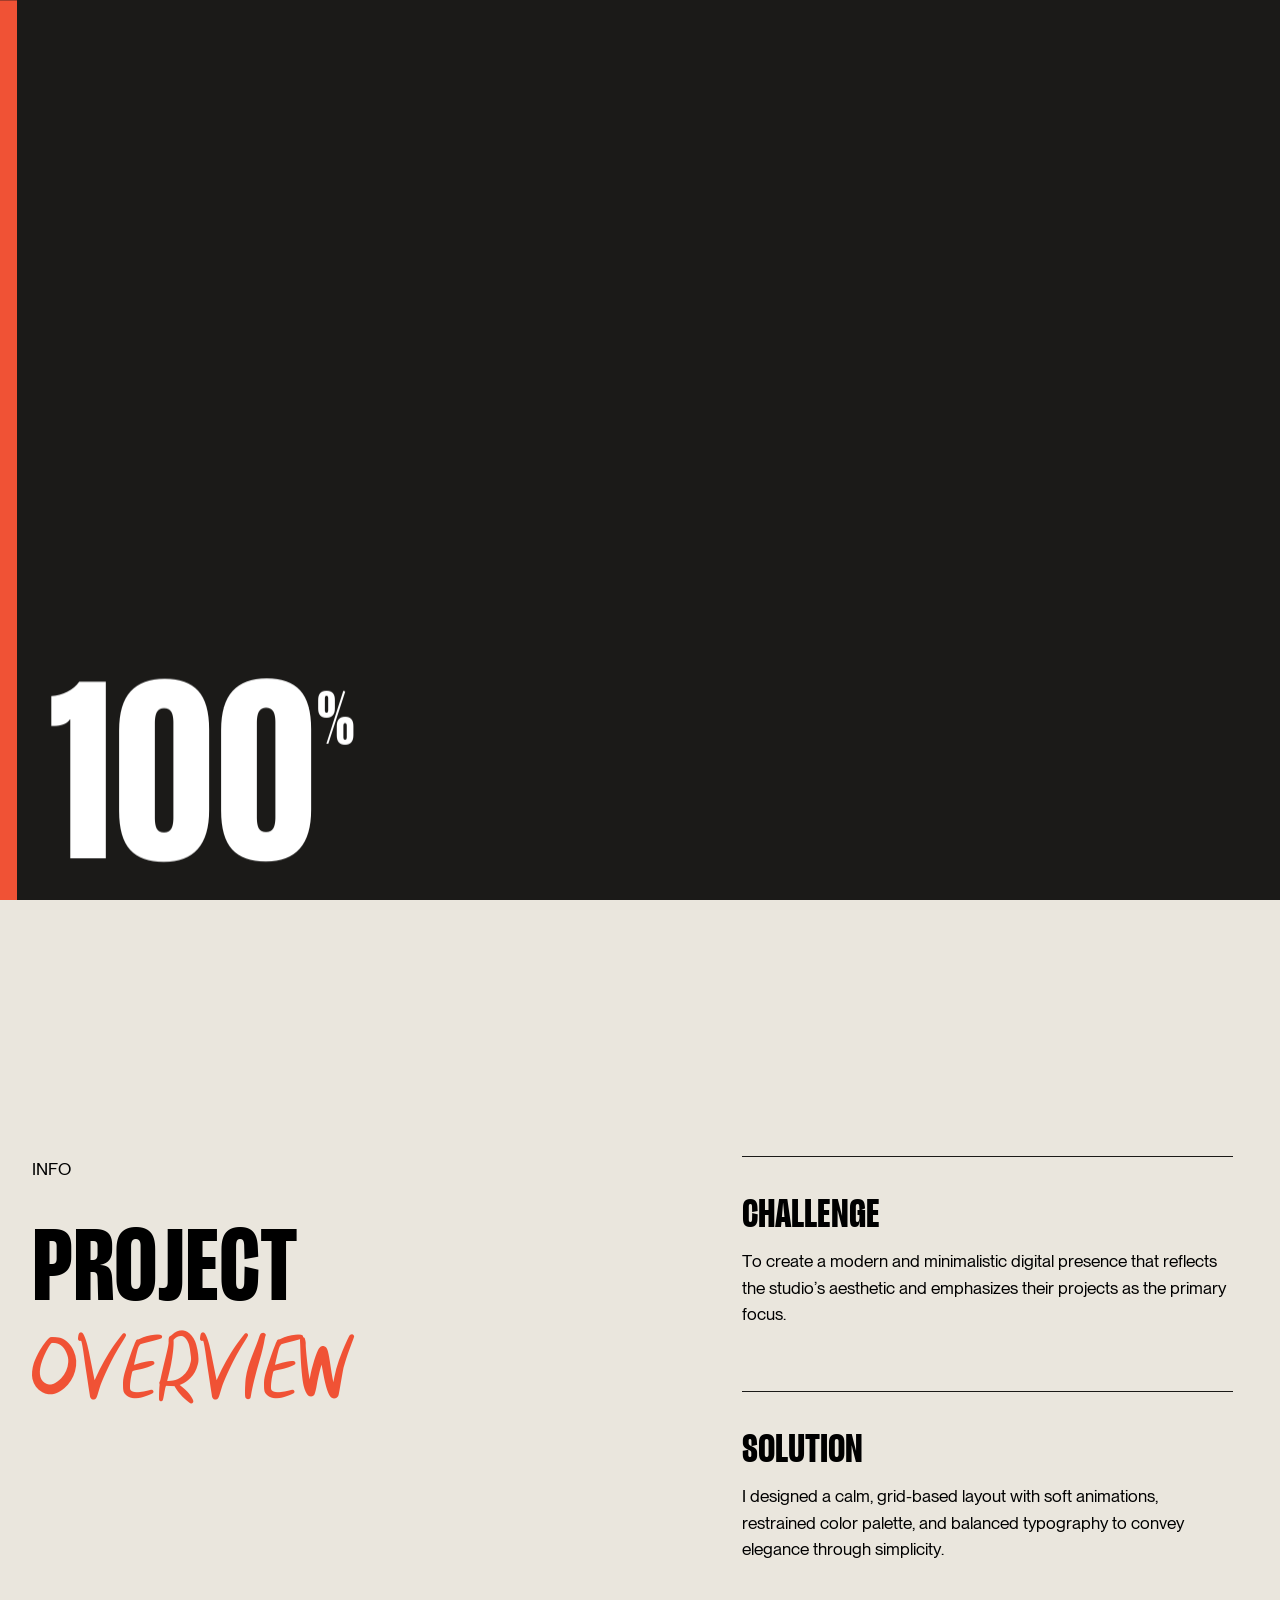
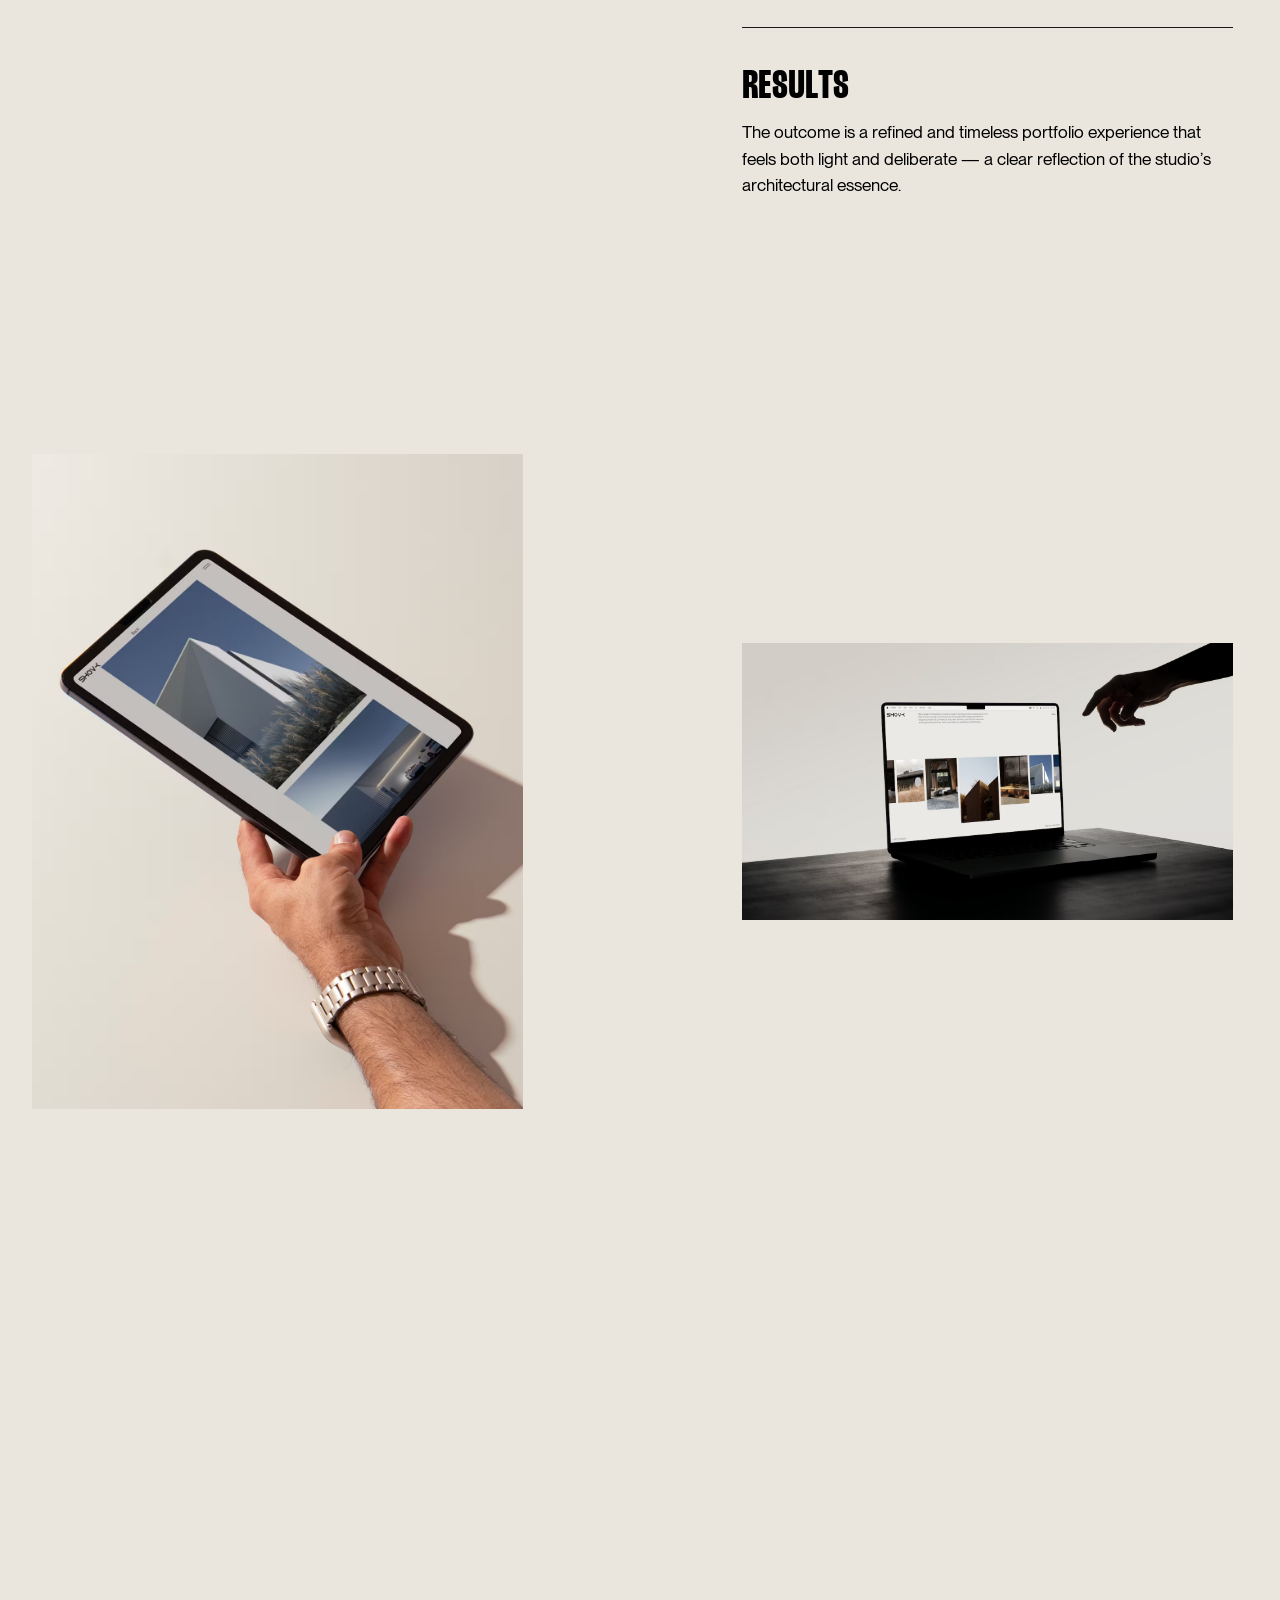
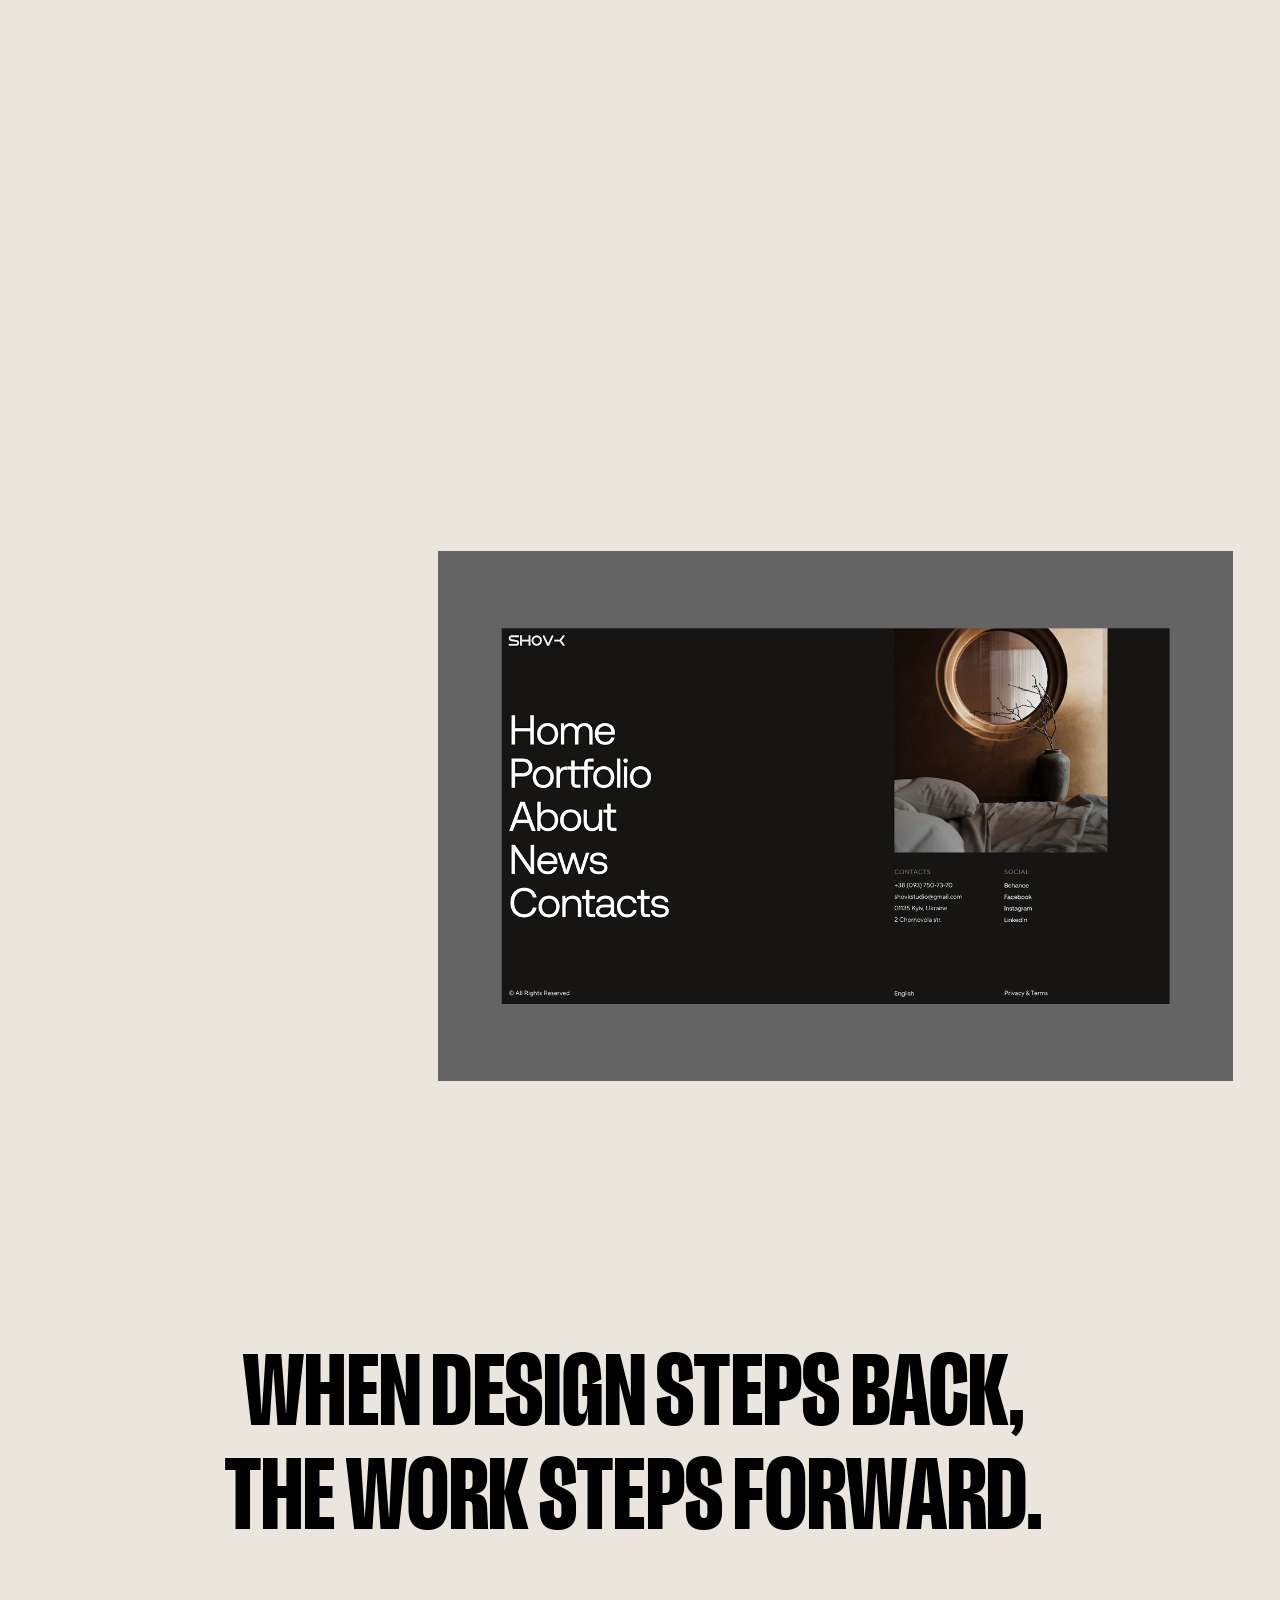
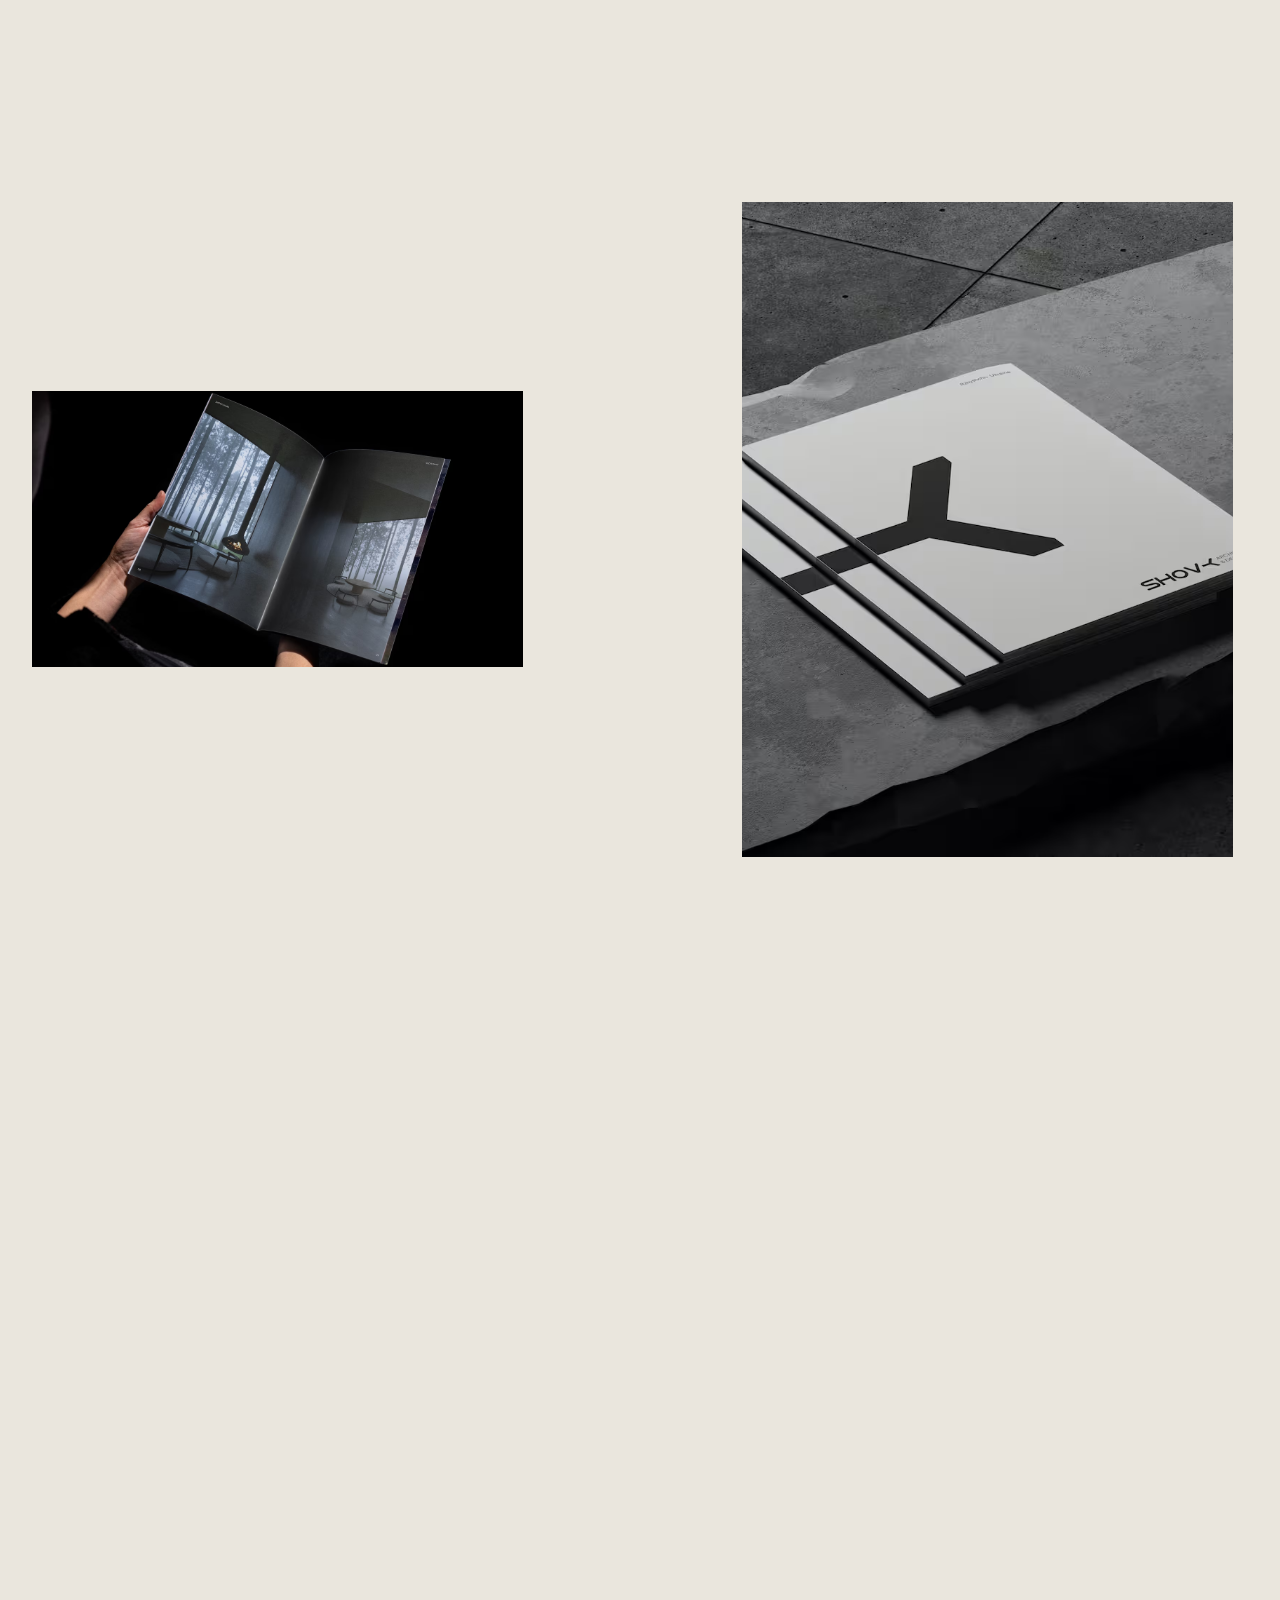
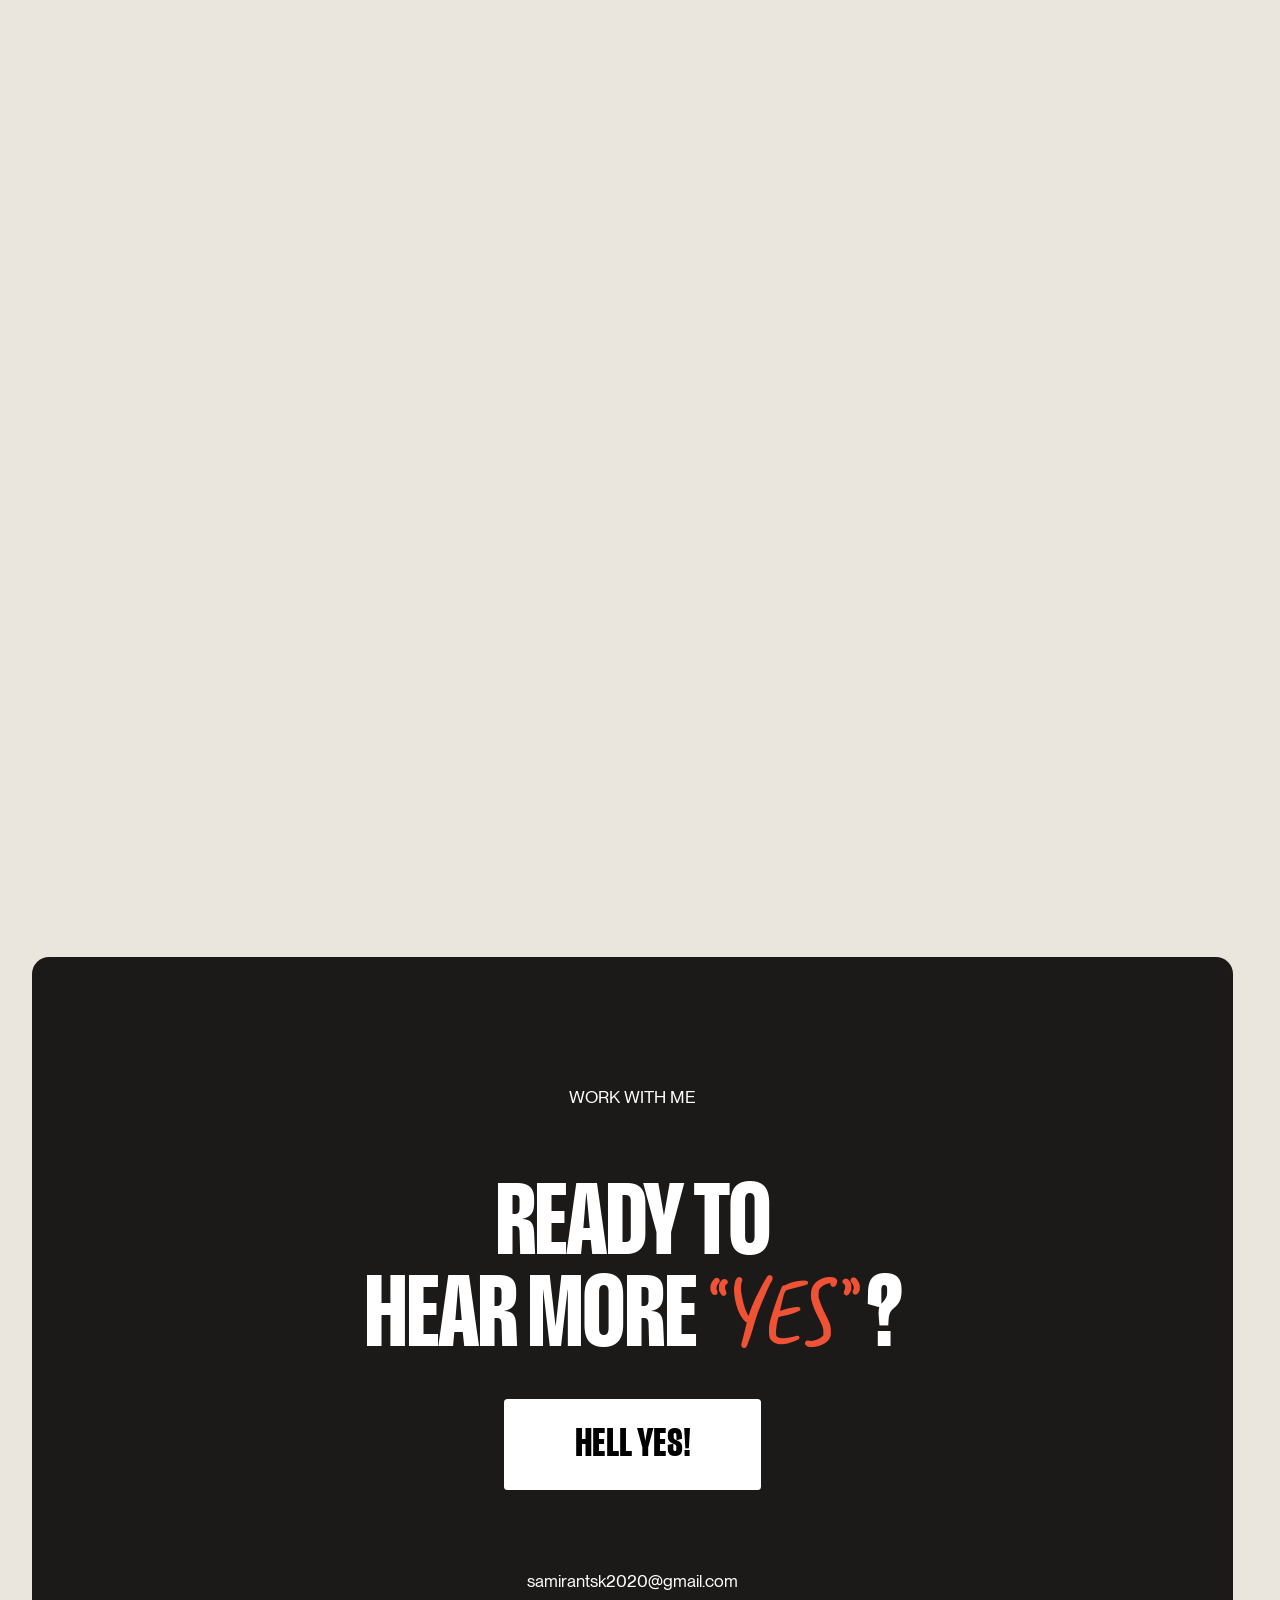
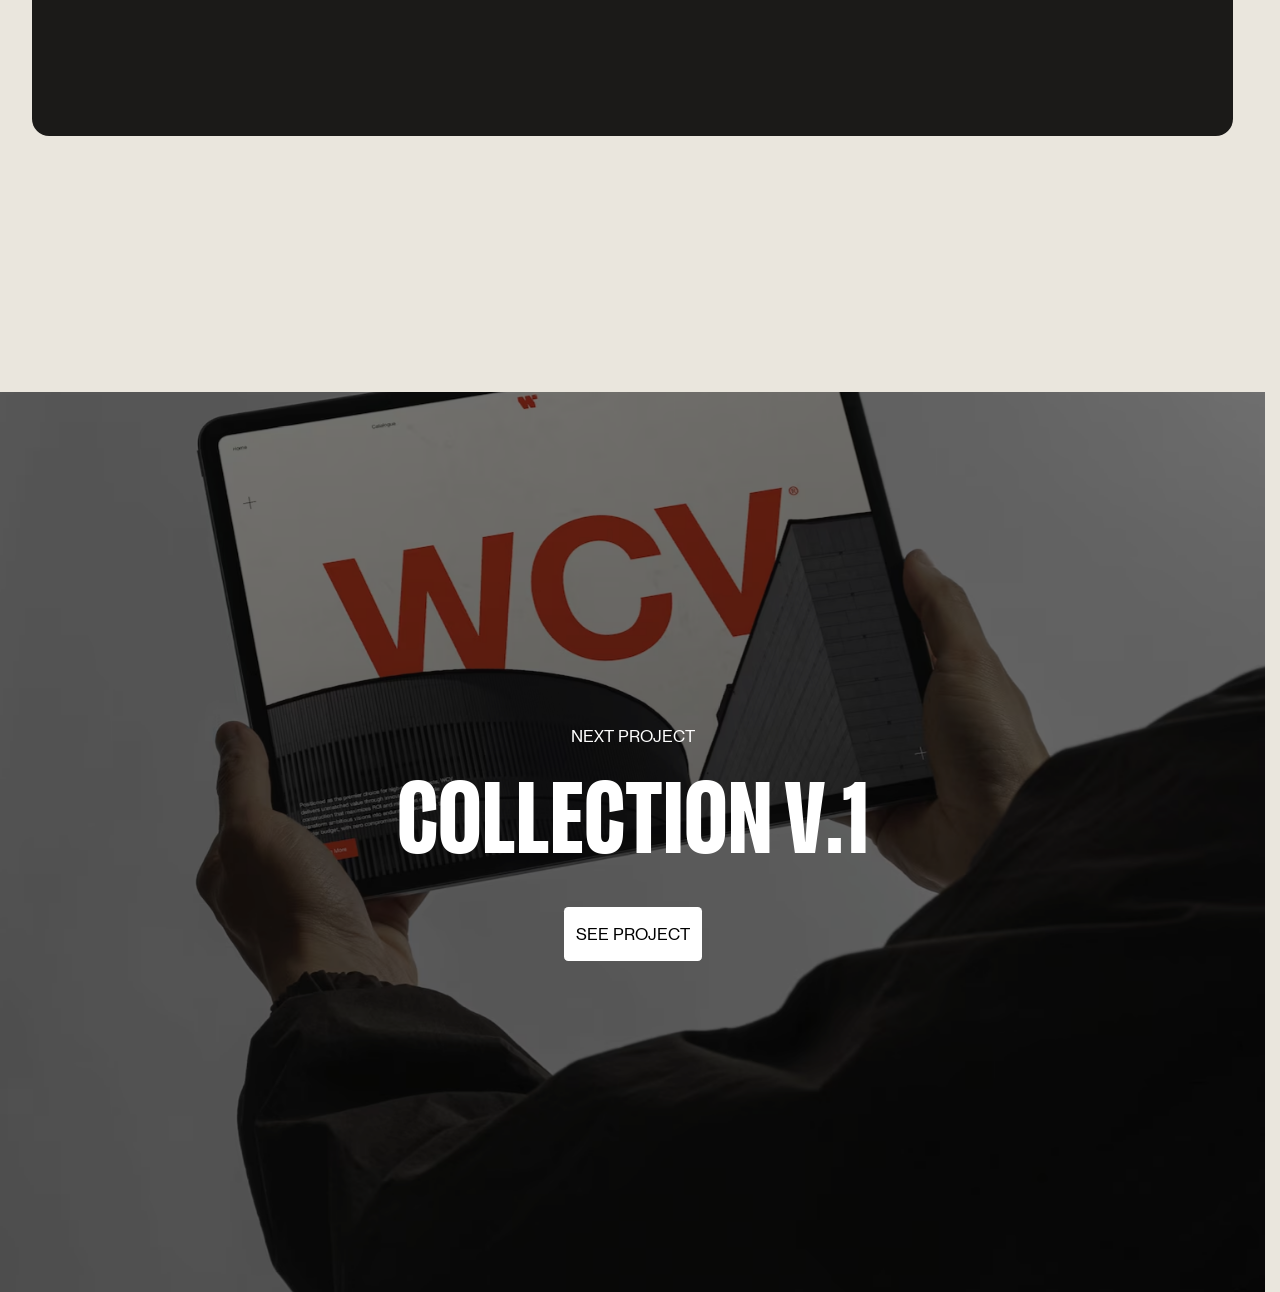
<file: portfolio/shovk-studio.html>
<!DOCTYPE html><!--  This site was created in Webflow. https://webflow.com  --><!--  Last Published: Wed Feb 11 2026 20:50:51 GMT+0000 (Coordinated Universal Time)  -->
<html lang="en">
<head>
  <meta charset="utf-8">
  <title>Shovk Studio | Samiran Das</title>
  <meta content="A self-initiated redesign of Shovk Studio's digital presence. Modern, minimal aesthetic highlighting architectural work with quiet confidence." name="description">
  <meta content="Shovk Studio | Samiran Das" property="og:title">
  <meta content="A self-initiated redesign of Shovk Studio's digital presence. Modern, minimal aesthetic highlighting architectural work with quiet confidence." property="og:description">
  <meta content="https://samirandas.com/og/og-shovk.jpg" property="og:image">
  <meta content="Shovk Studio | Samiran Das" property="twitter:title">
  <meta content="A self-initiated redesign of Shovk Studio's digital presence. Modern, minimal aesthetic highlighting architectural work with quiet confidence." property="twitter:description">
  <meta content="https://samirandas.com/og/og-shovk.jpg" property="twitter:image">
  <meta property="og:type" content="website">
  <meta property="og:url" content="https://samirandas.com/portfolio/shovk-studio">
  <meta content="summary_large_image" name="twitter:card">
  <meta content="width=device-width, initial-scale=1" name="viewport">
  <meta name="google-site-verification" content="XIgofDAHlMo1m81nUU4iGGBMlECy_xV72gRnZVyx8-0" />
  <link rel="canonical" href="https://samirandas.com/portfolio/shovk-studio">
  <style>html{font-family:sans-serif;-ms-text-size-adjust:100%;-webkit-text-size-adjust:100%}body{margin:0}aside,main,nav,section{display:block}a{background-color:transparent}h1{font-size:2em;margin:.67em 0}img{border:0}svg:not(:root){overflow:hidden}button{color:inherit;font:inherit;margin:0}button{overflow:visible}button{text-transform:none}button{-webkit-appearance:button}button::-moz-focus-inner{border:0;padding:0}*{-webkit-box-sizing:border-box;-moz-box-sizing:border-box;box-sizing:border-box}html{height:100%}body{margin:0;min-height:100%;background-color:#fff;font-family:Arial,sans-serif;font-size:14px;line-height:20px;color:#333}img{max-width:100%;vertical-align:middle;display:inline-block}.w-inline-block{max-width:100%;display:inline-block}h1,h2,h3{font-weight:700;margin-bottom:10px}h1{font-size:38px;line-height:44px;margin-top:20px}h2{font-size:32px;line-height:36px;margin-top:20px}h3{font-size:24px;line-height:30px;margin-top:20px}p{margin-top:0;margin-bottom:10px}ul{margin-top:0;margin-bottom:10px;padding-left:40px}button{border:0;-webkit-appearance:button}.w-nav{position:relative;background:#ddd;z-index:1000}.w-nav:after,.w-nav:before{content:" ";display:table;grid-column-start:1;grid-row-start:1;grid-column-end:2;grid-row-end:2}.w-nav:after{clear:both}.w-nav-brand{position:relative;float:left;text-decoration:none;color:#333}.w-nav-menu{position:relative;float:right}@media screen and (max-width:767px){.w-nav-brand{padding-left:10px}}:root{--background-color--background-primary:var(--base-color-brand--brand-lightest);--_typography---font--font-body:"PP Neue Montreal",Arial,sans-serif;--_typography---font-size--text-main:clamp(1 * 1rem, ((1 - ((1.125 - 1) / (120 - 20) * 20)) * 1rem + ((1.125 - 1) / (120 - 20)) * 100vw), 1.125 * 1rem);--_typography---line-height--body:1.4;--_typography---font-weight--regular:400;--_typography---letter-spacing--normal:0em;--_typography---font--font-display:Lektorat,Impact,sans-serif;--_typography---font-size--h1:clamp(3 * 1rem, ((3 - ((7.125 - 3) / (120 - 20) * 20)) * 1rem + ((7.125 - 3) / (120 - 20)) * 100vw), 7.125 * 1rem);--_typography---font-weight--extra-bold:800;--_typography---letter-spacing--tight:-.02em;--_typography---font-size--h2:clamp(2.25 * 1rem, ((2.25 - ((4 - 2.25) / (90 - 20) * 20)) * 1rem + ((4 - 2.25) / (90 - 20)) * 100vw), 4 * 1rem);--_typography---font-size--h3:clamp(1.725 * 1rem, ((1.725 - ((2.5 - 1.725) / (120 - 20) * 20)) * 1rem + ((2.5 - 1.725) / (120 - 20)) * 100vw), 2.5 * 1rem);--link-color--link-primary:var(--base-color-neutral--black);--_spacing-size---main--space-md:var(--_spacing-size---base--spacing-6);--text-color--text-alternate:var(--base-color-neutral--white);--text-color--text-primary:var(--base-color-neutral--black);--text-color--text-secondary:#747474;--background-color--background-success:var(--base-color-system--success-green);--text-color--text-success:var(--base-color-system--success-green-dark);--_typography---line-height--h1:1.05;--_spacing-size---main--space-sm:var(--_spacing-size---base--spacing-4);--border-color--border-primary:var(--base-color-neutral--black);--background-color--background-alternate:var(--base-color-neutral--white);--background-color--background-secondary:var(--base-color-neutral--neutral-darker);--background-color--background-brand:var(--base-color-brand--brand);--background-color--background-error:var(--base-color-system--error-red);--text-color--text-error:var(--base-color-system--error-red-dark);--border-color--border-alternate:var(--base-color-neutral--white);--_spacing-size---main--space-2xl:var(--_spacing-size---base--spacing-12);--_spacing-size---main--space-lg:var(--_spacing-size---base--spacing-8);--background-color--background-warning:var(--base-color-system--warning-yellow);--text-color--text-warning:var(--base-color-system--warning-yellow-dark);--_spacing-size---navbar-height:5.375rem;--link-color--link-alternate:var(--base-color-neutral--white);--base-color-brand--brand:#f05235;--_typography---font-size--h0:clamp(6 * 1rem, ((6 - ((14 - 6) / (120 - 20) * 20)) * 1rem + ((14 - 6) / (120 - 20)) * 100vw), 14 * 1rem);--_spacing-size---main--space-xl:var(--_spacing-size---base--spacing-10);--_typography---font--font-accent:"Tentang Nanti One","Palatino Linotype",sans-serif;--_typography---letter-spacing--wide:.02em;--_spacing-size---main--space-2xs:var(--_spacing-size---base--spacing-2);--_spacing-size---main--space-xs:var(--_spacing-size---base--spacing-3);--_typography---line-height--regular:1;--base-color-neutral--neutral-darker:#1b1a18;--base-color-neutral--white:#fff;--_typography---font-size--full-screen:clamp(3rem, 13vw, 15rem);--base-color-neutral--black:#000;--_typography---font-size--h4:clamp(1.25 * 1rem, ((1.25 - ((1.5 - 1.25) / (120 - 20) * 20)) * 1rem + ((1.5 - 1.25) / (120 - 20)) * 100vw), 1.5 * 1rem);--_spacing-size---base--spacing-1:.25rem;--_spacing-size---base--spacing-2:.5rem;--base-color-brand--brand-lightest:#eae6dd;--_spacing-size---base--spacing-3:.75rem;--base-color-brand--brand-light:#ffd880;--_spacing-size---base--spacing-4:1rem;--_spacing-size---base--spacing-5:1.5rem;--_spacing-size---base--spacing-6:2rem;--_typography---font-size--display:clamp(6.5 * 1rem, ((6.5 - ((20 - 6.5) / (120 - 32) * 32)) * 1rem + ((20 - 6.5) / (120 - 32)) * 100vw), 20 * 1rem);--_spacing-size---base--spacing-7:3rem;--_spacing-size---base--spacing-8:4rem;--_spacing-size---base--spacing-9:6rem;--_spacing-size---base--spacing-10:8rem;--_spacing-size---base--spacing-11:12rem;--_spacing-size---base--spacing-12:16rem;--base-color-system--success-green:#cef5ca;--base-color-system--success-green-dark:#114e0b;--base-color-system--warning-yellow:#fcf8d8;--base-color-system--warning-yellow-dark:#5e5515;--base-color-system--error-red:#f8e4e4;--base-color-system--error-red-dark:#3b0b0b;--base-color-system--focus-state:#2d62ff;--border-color--border-brand:var(--base-color-brand--brand);--link-color--link-brand:var(--base-color-brand--brand)}.w-layout-hflex{flex-direction:row;align-items:flex-start;display:flex}.w-checkbox:before{content:" ";grid-area:1/1/2/2;display:table}.w-checkbox:after{content:" ";clear:both;grid-area:1/1/2/2;display:table}body{background-color:var(--background-color--background-primary);font-family:var(--_typography---font--font-body);color:#000;font-size:var(--_typography---font-size--text-main);line-height:var(--_typography---line-height--body);font-weight:var(--_typography---font-weight--regular);letter-spacing:var(--_typography---letter-spacing--normal)}h1{font-family:var(--_typography---font--font-display);font-size:var(--_typography---font-size--h1);line-height:1.05;font-weight:var(--_typography---font-weight--extra-bold);letter-spacing:var(--_typography---letter-spacing--tight);margin-top:0;margin-bottom:0}h2{font-family:var(--_typography---font--font-display);font-size:var(--_typography---font-size--h2);line-height:1.2;font-weight:var(--_typography---font-weight--extra-bold);margin-top:0;margin-bottom:0}h3{font-family:var(--_typography---font--font-display);font-size:var(--_typography---font-size--h3);line-height:1.2;font-weight:var(--_typography---font-weight--extra-bold);margin-top:0;margin-bottom:0}p{font-family:var(--_typography---font--font-body);margin-bottom:0}a{font-family:var(--_typography---font--font-body);color:var(--link-color--link-primary)}ul{font-family:var(--_typography---font--font-body);margin-top:0;margin-bottom:0;padding-left:1.5rem}img{object-fit:cover;width:100%;height:100%;display:inline-block}.padding-global{padding-right:var(--_spacing-size---main--space-md);padding-left:var(--_spacing-size---main--space-md);flex:1;justify-content:space-between;align-items:stretch;display:flex}.page-wrapper{overflow:clip}.container-large{flex:1;width:100%;max-width:120rem;margin-left:auto;margin-right:auto}.nav_component{z-index:1000;height:var(--_spacing-size---navbar-height);padding-top:var(--_spacing-size---main--space-sm);padding-bottom:var(--_spacing-size---main--space-sm);will-change:transform;background-color:#0000;width:100%;position:absolute;inset:0% 0% auto;overflow:hidden;transform:translate(0)}.nav_container{flex-direction:row;justify-content:space-between;align-items:center;width:100%;max-width:120rem;margin-left:auto;margin-right:auto;display:flex}.nav_brand{justify-content:center;align-items:center;display:inline-flex;overflow:clip}.nav_logo{color:var(--link-color--link-primary);height:2.375rem}.nav_logo.is-white{color:var(--link-color--link-alternate)}.hero_gradient{z-index:20;background-image:linear-gradient(0deg,var(--base-color-brand--brand),#0000);width:100%;height:40%;position:absolute;inset:auto 0% 0%}.hero_sticky-wrapper{will-change:transform;height:100svh;position:sticky;top:0}.grid-12{grid-column-gap:1rem;grid-row-gap:1rem;grid-template-rows:auto;grid-template-columns:1fr 1fr 1fr 1fr 1fr 1fr 1fr 1fr 1fr 1fr 1fr 1fr;grid-auto-columns:1fr;display:grid}.text-style-accent{font-family:var(--_typography---font--font-accent);color:var(--base-color-brand--brand);font-weight:var(--_typography---font-weight--regular);letter-spacing:var(--_typography---letter-spacing--wide);position:relative;top:.05em}.section-sub-title{text-transform:uppercase}.nav-floating{z-index:999;will-change:transform;position:fixed;inset:0% 0% auto}.nav-floating_content-wrapper{padding-top:var(--_spacing-size---main--space-sm);padding-bottom:var(--_spacing-size---main--space-sm);justify-content:space-between;align-items:center;width:100%}.nav-floating_content-wrapper.grid-12{z-index:999;position:relative;transform:translateY(-100%)}.nav-floating_logo-wrapper{padding-top:var(--_spacing-size---main--space-2xs);padding-right:var(--_spacing-size---main--space-2xs);padding-bottom:var(--_spacing-size---main--space-2xs);padding-left:var(--_spacing-size---main--space-2xs);background-color:var(--background-color--background-secondary);margin:calc(-1 * var(--_spacing-size---main--space-2xs));border-radius:4px;position:relative;overflow:clip}.nav-floating_button-wrapper{grid-row-gap:.25rem;justify-content:flex-start;align-items:center}.btn-animate-chars{padding-top:var(--_spacing-size---main--space-sm);padding-right:var(--_spacing-size---main--space-xs);padding-bottom:var(--_spacing-size---main--space-sm);padding-left:var(--_spacing-size---main--space-xs);grid-column-gap:var(--_spacing-size---main--space-2xs);grid-row-gap:var(--_spacing-size---main--space-2xs);color:var(--link-color--link-alternate);text-transform:uppercase;border-radius:.25em;flex-grow:1;justify-content:center;align-items:center;max-width:15em;height:3.375rem;line-height:1;text-decoration:none;display:flex;position:relative}.btn-animate-chars.is-nav-link{grid-column-gap:1rem;grid-row-gap:1rem;color:var(--link-color--link-primary);grid-template-rows:auto auto;grid-template-columns:1fr 1fr;grid-auto-columns:1fr;display:inline-flex}.btn-animate-chars.hide-tablet{background-color:var(--background-color--background-secondary);color:var(--link-color--link-alternate);height:3.375rem}.btn-animate-chars.is-footer-link{color:var(--text-color--text-primary);text-transform:none;flex:0 auto;justify-content:flex-start;align-items:center;width:auto;height:auto;padding:0}.btn-animate-chars.is-menu{font-family:var(--_typography---font--font-display);color:var(--link-color--link-primary);font-size:var(--_typography---font-size--h1);line-height:var(--_typography---line-height--regular);font-weight:var(--_typography---font-weight--extra-bold);height:1em}.btn-animate-chars__bg{background-color:var(--background-color--background-secondary);border-radius:.25em;position:absolute;inset:0}.btn-animate-chars__text{line-height:var(--_typography---line-height--body);white-space:nowrap}.loading__numbers{color:var(--text-color--text-alternate);flex-flow:row;align-items:flex-start;font-size:calc(10vw + 10vh);display:flex;position:absolute;bottom:.1em;left:.23em}.loading__progress{width:1em;height:100%;position:absolute;bottom:0;left:0}.loading-screen{background-color:var(--background-color--background-secondary);width:100%;height:100%;position:absolute;top:0;left:0}.loading__number{text-transform:uppercase;line-height:1;position:relative}.loading__number-group{flex-flow:column;height:1em;display:flex;position:relative;overflow:hidden}.loading__number-wrap{font-family:var(--_typography---font--font-display);font-weight:var(--_typography---font-weight--extra-bold);will-change:transform;flex-flow:column;display:flex;position:relative}.loading__percentage{text-transform:uppercase;will-change:transform;line-height:1;position:relative}.loading__percentage-wrap{font-family:var(--_typography---font--font-display);font-size:.3em;font-weight:var(--_typography---font-weight--extra-bold);flex-flow:column;justify-content:flex-start;margin-top:.375em;display:flex;overflow:hidden}.loading__progress-inner{background-color:var(--base-color-brand--brand);transform-origin:bottom;width:100%;height:100%;position:absolute;top:0;left:0}.loading-container{z-index:9999;position:fixed;inset:0;overflow:hidden}.image_button{filter:grayscale();width:2.375rem;height:2.375rem}.spacer-nav{height:var(--_spacing-size---navbar-height)}.selected-projects_dynamic-element-wrapper{text-align:center;grid-area:1/1;justify-self:center;width:-moz-fit-content;width:fit-content;max-width:100%;position:relative;overflow:visible}.bold-nav-full__hamburger{color:var(--base-color-neutral--white);background-color:#0000;justify-content:center;align-items:center;width:3em;height:3em;display:flex;position:relative;overflow:hidden}.bold-nav__word{position:relative}.bold-nav-full{z-index:998;height:100vh;position:fixed;inset:0}.bold-nav-full__tile{background-color:var(--base-color-brand--brand);flex-flow:column;justify-content:center;align-items:center;width:100%;height:100%;display:flex;position:absolute;top:0;left:0}.bold-nav__bottom{justify-content:space-between;align-items:center;width:100%;padding:2rem;display:flex;position:absolute;bottom:0;left:0}.bold-nav-full__hamburger-bar{background-color:currentColor;width:2em;height:.125em;position:absolute}.nav_menu_button_wrapper{display:none}.project-badge{border:1px solid var(--border-color--border-alternate);color:var(--text-color--text-alternate);text-transform:uppercase;border-radius:.25em;justify-content:center;align-items:center;padding:.75rem;display:flex;transform:translateY(110%)}.section_pdp-hero{position:relative}.pdp-hero_content-wrapper{height:calc(100svh - var(--_spacing-size---navbar-height))}.pdp-hero_title{font-size:var(--_typography---font-size--h0);line-height:var(--_typography---line-height--regular);text-align:center;letter-spacing:var(--_typography---letter-spacing--normal);text-transform:uppercase;position:relative}.pdp-hero_title-wrapper{z-index:50}.pdp-hero_description-wrapper{z-index:50;justify-content:center;align-items:flex-start;width:100%;display:flex;position:absolute;inset:auto auto 2rem 0%}.pdp-hero_description{text-align:center;max-width:40rem}.section_project-details{background-color:var(--background-color--background-primary);position:relative}.project-details_content-wrapper{padding-top:var(--_spacing-size---main--space-2xl);padding-bottom:var(--_spacing-size---main--space-xl);flex-flow:column}.project-details_title-wrapper{grid-column-gap:var(--_spacing-size---main--space-md);grid-row-gap:var(--_spacing-size---main--space-md);flex-flow:column;display:flex}.project-details_title{font-size:var(--_typography---font-size--h1);line-height:var(--_typography---line-height--regular);text-transform:uppercase}.project-details_info-wrapper{grid-row-gap:var(--_spacing-size---main--space-lg);flex-flow:column;display:flex}.project-details_info-item{padding-top:var(--_spacing-size---main--space-md);grid-column-gap:var(--_spacing-size---main--space-xs);grid-row-gap:var(--_spacing-size---main--space-xs);border-top:1px solid var(--background-color--background-secondary);flex-flow:column;display:flex}.project-details_info-item_title{text-transform:uppercase}.section_project-images{background-color:var(--background-color--background-primary);position:relative}.section_project-images_content-wrapper{padding-top:var(--_spacing-size---main--space-xl);padding-bottom:var(--_spacing-size---main--space-xl)}.project-images_media-wrapper{width:100%}.pdp_badges-wrapper{grid-column-gap:var(--_spacing-size---main--space-2xs);grid-row-gap:var(--_spacing-size---main--space-2xs);max-width:100%;height:3rem;padding-top:.5em;padding-bottom:1px;display:flex;position:relative;overflow:hidden}.pdp-center_content{z-index:10;grid-column-gap:var(--_spacing-size---main--space-xs);grid-row-gap:var(--_spacing-size---main--space-xs);flex-flow:column;justify-content:flex-start;align-items:center;width:80%;margin-top:-4rem;display:flex;position:absolute;inset:50% auto auto 50%;transform:translate(-50%,-50%)}.bunny-bg__btn{-webkit-backdrop-filter:blur(1em);backdrop-filter:blur(1em);background-color:#6464644d;border:1px solid #ffffff1a;border-radius:50%;justify-content:center;align-items:center;width:3em;height:3em;padding:.8125em;display:flex;position:relative}.bunny-bg__pause-svg{display:none}.bunny-bg__playpause{justify-content:center;align-items:center;display:none;position:absolute;bottom:4vw;right:4vw}.bunny-bg__playpause.tamplate2-center-6{display:none}@media screen and (max-width:991px){.w-nav[data-collapse=medium] .w-nav-menu{display:none}.hide-tablet{display:none}.nav_container.grid-12{display:flex}.hero_gradient{background-image:linear-gradient(0deg,var(--base-color-brand--brand) 10%,#0000)}.nav-floating_content-wrapper.grid-12{display:flex}.nav_floating-menu_button_wrapper{flex:none;display:block}.bold-nav-full{height:100svh}.bold-nav__bottom{justify-content:center;align-items:center}.nav_menu_button_wrapper{display:block}.project-details_content-wrapper.grid-12{grid-column-gap:var(--_spacing-size---main--space-lg);grid-row-gap:var(--_spacing-size---main--space-lg);display:flex}.project-details_title-wrapper{grid-column-gap:var(--_spacing-size---main--space-sm);grid-row-gap:var(--_spacing-size---main--space-sm)}.project-details_info-wrapper{grid-row-gap:var(--_spacing-size---main--space-md)}.project-details_info-item{padding-top:var(--_spacing-size---main--space-sm);grid-column-gap:var(--_spacing-size---main--space-2xs);grid-row-gap:var(--_spacing-size---main--space-2xs)}.section_project-images_content-wrapper.grid-12{grid-template-columns:1fr 1fr 1fr 1fr 1fr 1fr}.bunny-bg__playpause{bottom:1em;right:1em}}@media screen and (max-width:479px){.padding-global{padding-right:var(--_spacing-size---main--space-sm);padding-left:var(--_spacing-size---main--space-sm)}.nav_brand{padding:0}.hero_gradient{background-image:linear-gradient(0deg,var(--base-color-brand--brand) 35%,#0000)}}#w-node-_56d7a6e2-6a8f-a6c1-3126-bbe70b01c29d-9bc330ca{grid-area:1/10/2/13;place-self:end}#w-node-b8746c17-49f3-e23f-2450-035ccf3f8f4d-9bc330ca{grid-area:1/1/2/4;align-self:center}#w-node-_47234ead-2f65-1b9f-2d30-4cef7bfc2f83-9bc330ca{grid-area:2/10/3/13;align-self:center}#w-node-_54d00f86-95d0-e92f-5c02-e7ecdcc823f7-9bc330ca{grid-area:3/5/4/8;align-self:center}#w-node-a1051b1a-0d31-8ee3-9950-4cdc1afa81f7-9bc330ca{grid-area:1/1/2/5;align-self:center}#w-node-_434b9bfe-a737-3d9e-4e49-9832426ede42-9bc330ca{grid-area:2/10/3/13;align-self:center}#w-node-fdee3776-5e82-4ed1-832e-9a3954450e39-9bc330ca{grid-area:3/3/4/6;align-self:center}#w-node-_1fc4100e-fb2a-79e2-adc5-88207838ee20-9bc330ca{grid-area:1/1/2/4;align-self:center}#w-node-c84b624d-d70e-334d-15ae-2f28e52ad0ce-9bc330ca{grid-area:2/10/3/13;align-self:center}#w-node-_1dbb6a05-84ee-bbbe-eb9e-d798b5b4a292-9bc330ca{grid-area:3/5/4/8;align-self:center}#w-node-_75e8a085-41ba-caea-f4f8-9f2edab746ec-9bc330ca{grid-area:1/1/2/4;align-self:end}#w-node-_14ff6da5-e54e-1d62-7b73-f54fb031ac7a-9bc330ca{grid-area:1/5/2/9}#w-node-_83b9e576-b438-caee-76e9-88371154c2cd-9bc330ca{grid-area:1/10/2/13;align-self:end}#w-node-_5c846574-619c-abe4-bf11-5f1244a51ee6-44a51ee1{grid-area:span 1/span 4/span 1/span 4}#w-node-_5c846574-619c-abe4-bf11-5f1244a51ef9-44a51ee1{grid-area:span 1/span 3/span 1/span 3}#w-node-_5c846574-619c-abe4-bf11-5f1244a51f09-44a51ee1{grid-area:span 1/span 5/span 1/span 5;justify-self:end}#w-node-_66ba0810-e130-04d9-7ee0-976a441252ef-441252ef{grid-area:1/10/2/13;justify-self:end}#w-node-a1b0bac0-0696-7738-12d1-d21c49264474-49264453{grid-column:span 2/span 2;justify-self:start}#w-node-a1b0bac0-0696-7738-12d1-d21c49264479-49264453{grid-area:1/4/2/10;justify-self:center}#w-node-a1b0bac0-0696-7738-12d1-d21c49264482-49264453{grid-area:1/10/2/13;justify-self:end}#w-node-_396176c6-906a-9f74-c6d0-8a4663dfdeac-63dfdea9{grid-area:span 1/span 2/span 1/span 2;justify-self:start}#w-node-_396176c6-906a-9f74-c6d0-8a4663dfdeae-63dfdea9{grid-area:1/4/2/10;justify-self:center}#w-node-_66ba0810-e130-04d9-7ee0-976a441252f5-63dfdea9{grid-area:1/10/2/13;justify-self:end}#w-node-b224ec27-30fa-be84-48bf-7ed471542af3-9bc330cd{grid-area:span 1/span 1/span 1/span 1}#w-node-_32eadc24-e391-a089-abe0-fb5b6627cb45-9bc330cd,#w-node-_32eadc24-e391-a089-abe0-fb5b6627cb5e-9bc330cd,#w-node-_40538c8c-870b-b365-34c4-2a06f0f8567d-9bc330cd,#w-node-_5d224905-8a1e-1460-7532-d38cb7ec37c1-9bc330cd{grid-area:span 1/span 1/span 1/span 1}#w-node-_32eadc24-e391-a089-abe0-fb5b6627cb63-9bc330cd{grid-area:span 1/span 1/span 1/span 1}#w-node-_32eadc24-e391-a089-abe0-fb5b6627cbb8-9bc330cd,#w-node-_32eadc24-e391-a089-abe0-fb5b6627cbc2-9bc330cd,#w-node-_32eadc24-e391-a089-abe0-fb5b6627cbc3-9bc330cd{grid-area:span 1/span 1/span 1/span 1}#w-node-_32eadc24-e391-a089-abe0-fb5b6627cc8a-9bc330cd{grid-area:span 1/span 1/span 1/span 1}#w-node-_32eadc24-e391-a089-abe0-fb5b6627cd08-9bc330cd{grid-area:span 1/span 1/span 1/span 1}#w-node-_30684373-af34-3818-02a4-e58b3ffef416-9bc330cd{grid-area:span 1/span 1/span 1/span 1}#w-node-_30684373-af34-3818-02a4-e58b3ffef41a-9bc330cd,#w-node-_607f7d05-3862-9cc1-ac80-7ec0d8a1d8f6-9bc330cd{grid-area:span 1/span 1/span 1/span 1}#w-node-_32eadc24-e391-a089-abe0-fb5b6627cd6b-9bc330cd,#w-node-_32eadc24-e391-a089-abe0-fb5b6627cd98-9bc330cd,#w-node-_607f7d05-3862-9cc1-ac80-7ec0d8a1d8fa-9bc330cd{grid-area:span 1/span 1/span 1/span 1}#w-node-c714a2f7-15d5-a415-da95-29adc4220e11-1cbf0339{grid-area:1/10/2/13;place-self:end}#w-node-c11a692c-00f1-10d0-87bb-606a237e39cc-1cbf0339{grid-area:1/7/2/13}#w-node-_27c4bb49-057f-35ee-1fb3-e9744f729984-1cbf0339{grid-area:1/7/2/13}#w-node-ee2e4f6c-835b-4ca0-dcf4-be06c932391d-4db38b37{grid-area:1/1/2/7}#w-node-b2cc4434-73b3-5f12-9949-7369a05cf684-4db38b37{grid-area:1/8/2/13}#w-node-e6508478-1853-2f1e-9ba7-63d78d419304-4db38b37{grid-area:1/1/2/6;align-self:center}#w-node-e6508478-1853-2f1e-9ba7-63d78d419306-4db38b37{grid-area:1/8/2/13;align-self:center}#w-node-e6508478-1853-2f1e-9ba7-63d78d419309-4db38b37{grid-area:1/3/2/11;align-self:center}#w-node-e6508478-1853-2f1e-9ba7-63d78d419319-4db38b37{grid-area:1/5/2/13;align-self:center}#w-node-e6508478-1853-2f1e-9ba7-63d78d419321-4db38b37{grid-area:1/1/2/6;align-self:center}#w-node-e6508478-1853-2f1e-9ba7-63d78d419323-4db38b37{grid-area:1/8/2/13;align-self:center}#w-node-e6508478-1853-2f1e-9ba7-63d78d419326-4db38b37{grid-area:1/1/2/9;align-self:center}#w-node-e6508478-1853-2f1e-9ba7-63d78d41932b-4db38b37{grid-area:1/3/2/11;align-self:center}#w-node-ee2e4f6c-835b-4ca0-dcf4-be06c932391d-5e7c3cdd{grid-area:1/1/2/7}#w-node-b2cc4434-73b3-5f12-9949-7369a05cf684-5e7c3cdd{grid-area:1/8/2/13}#w-node-e6508478-1853-2f1e-9ba7-63d78d419304-5e7c3cdd{grid-area:1/1/2/6;align-self:center}#w-node-e6508478-1853-2f1e-9ba7-63d78d419306-5e7c3cdd{grid-area:1/8/2/13;align-self:center}#w-node-e6508478-1853-2f1e-9ba7-63d78d419309-5e7c3cdd{grid-area:1/3/2/11;align-self:center}#w-node-e6508478-1853-2f1e-9ba7-63d78d419319-5e7c3cdd{grid-area:1/5/2/13;align-self:center}#w-node-e6508478-1853-2f1e-9ba7-63d78d419321-5e7c3cdd{grid-area:1/1/2/6;align-self:center}#w-node-e6508478-1853-2f1e-9ba7-63d78d419323-5e7c3cdd{grid-area:1/8/2/13;align-self:center}#w-node-e6508478-1853-2f1e-9ba7-63d78d419326-5e7c3cdd{grid-area:1/1/2/9;align-self:center}#w-node-e6508478-1853-2f1e-9ba7-63d78d41932b-5e7c3cdd{grid-area:1/3/2/11;align-self:center}#w-node-ee2e4f6c-835b-4ca0-dcf4-be06c932391d-10d9b2ba{grid-area:1/1/2/7}#w-node-b2cc4434-73b3-5f12-9949-7369a05cf684-10d9b2ba{grid-area:1/8/2/13}#w-node-e6508478-1853-2f1e-9ba7-63d78d419304-10d9b2ba{grid-area:1/1/2/6;align-self:center}#w-node-e6508478-1853-2f1e-9ba7-63d78d419306-10d9b2ba{grid-area:1/8/2/13;align-self:center}#w-node-e6508478-1853-2f1e-9ba7-63d78d419309-10d9b2ba{grid-area:1/3/2/11;align-self:center}#w-node-e6508478-1853-2f1e-9ba7-63d78d419319-10d9b2ba{grid-area:1/5/2/13;align-self:center}#w-node-e6508478-1853-2f1e-9ba7-63d78d419321-10d9b2ba{grid-area:1/1/2/6;align-self:center}#w-node-e6508478-1853-2f1e-9ba7-63d78d419323-10d9b2ba{grid-area:1/8/2/13;align-self:center}#w-node-e6508478-1853-2f1e-9ba7-63d78d419326-10d9b2ba{grid-area:1/1/2/9;align-self:center}#w-node-e6508478-1853-2f1e-9ba7-63d78d41932b-10d9b2ba{grid-area:1/3/2/11;align-self:center}#w-node-ee2e4f6c-835b-4ca0-dcf4-be06c932391d-3675ea96{grid-area:1/1/2/7}#w-node-b2cc4434-73b3-5f12-9949-7369a05cf684-3675ea96{grid-area:1/8/2/13}#w-node-e6508478-1853-2f1e-9ba7-63d78d419309-3675ea96{grid-area:1/3/2/11;align-self:center}#w-node-e6508478-1853-2f1e-9ba7-63d78d419319-3675ea96{grid-area:1/5/2/13;align-self:center}#w-node-e6508478-1853-2f1e-9ba7-63d78d41931b-3675ea96{grid-area:1/8/2/13;align-self:center}#w-node-e6508478-1853-2f1e-9ba7-63d78d419326-3675ea96{grid-area:1/1/2/9;align-self:center}#w-node-e6508478-1853-2f1e-9ba7-63d78d419328-3675ea96{grid-area:1/8/2/13;align-self:center}#w-node-b31cc52d-03fd-9803-f256-23ad776e9093-3675ea96{grid-area:1/3/2/11;align-self:center}#w-node-b53375e5-f189-34eb-4cd6-2e80895f59df-3675ea96{grid-area:1/5/2/13;align-self:center}#w-node-b53375e5-f189-34eb-4cd6-2e80895f59e1-3675ea96{grid-area:1/8/2/13;align-self:center}#w-node-_4e2d4ae6-4b4e-25db-efef-b3a055cf36ac-3675ea96{grid-area:1/1/2/9;align-self:center}#w-node-_4e2d4ae6-4b4e-25db-efef-b3a055cf36ae-3675ea96{grid-area:1/8/2/13;align-self:center}#w-node-ee2e4f6c-835b-4ca0-dcf4-be06c932391d-89d87b9e{grid-area:1/1/2/7}#w-node-b2cc4434-73b3-5f12-9949-7369a05cf684-89d87b9e{grid-area:1/8/2/13}#w-node-e6508478-1853-2f1e-9ba7-63d78d419304-89d87b9e{grid-area:1/1/2/6;align-self:center}#w-node-e6508478-1853-2f1e-9ba7-63d78d419306-89d87b9e{grid-area:1/8/2/13;align-self:center}#w-node-e6508478-1853-2f1e-9ba7-63d78d419309-89d87b9e{grid-area:1/3/2/11;align-self:center}#w-node-e6508478-1853-2f1e-9ba7-63d78d419326-89d87b9e{grid-area:1/1/2/9;align-self:center}#w-node-e6508478-1853-2f1e-9ba7-63d78d41932b-89d87b9e{grid-area:1/3/2/11;align-self:center}#w-node-ee2e4f6c-835b-4ca0-dcf4-be06c932391d-1fd609ba{grid-area:1/1/2/7}#w-node-b2cc4434-73b3-5f12-9949-7369a05cf684-1fd609ba{grid-area:1/8/2/13}#w-node-db780d09-ddae-4817-2952-234bf4506921-1fd609ba{grid-area:1/3/2/11;align-self:center}#w-node-db780d09-ddae-4817-2952-234bf4506924-1fd609ba{grid-area:1/5/2/13;align-self:center}#w-node-db780d09-ddae-4817-2952-234bf4506926-1fd609ba{grid-area:1/8/2/13;align-self:center}#w-node-db780d09-ddae-4817-2952-234bf4506929-1fd609ba{grid-area:1/1/2/9;align-self:center}#w-node-db780d09-ddae-4817-2952-234bf450692b-1fd609ba{grid-area:1/8/2/13;align-self:center}#w-node-db780d09-ddae-4817-2952-234bf4506931-1fd609ba{grid-area:1/3/2/11;align-self:center}#w-node-db780d09-ddae-4817-2952-234bf4506934-1fd609ba{grid-area:1/5/2/13;align-self:center}#w-node-db780d09-ddae-4817-2952-234bf4506936-1fd609ba{grid-area:1/8/2/13;align-self:center}#w-node-db780d09-ddae-4817-2952-234bf4506939-1fd609ba{grid-area:1/1/2/9;align-self:center}#w-node-db780d09-ddae-4817-2952-234bf450693b-1fd609ba{grid-area:1/8/2/13;align-self:center}#w-node-_01ba48fd-acab-c462-7612-47b9ca4905fc-1fd609ba{grid-area:1/3/2/11;align-self:center}@media screen and (max-width:767px){h1{font-size:2.5rem}h2{font-size:2rem}h3{font-size:1.5rem}.pdp-hero_title{font-size:var(--_typography---font-size--h1)}.pdp-hero_description{width:90%}.project-details_content-wrapper.grid-12{padding-top:var(--_spacing-size---main--space-xl);padding-bottom:var(--_spacing-size---main--space-lg);grid-column-gap:4rem;grid-row-gap:4rem;grid-template-rows:auto auto;grid-template-columns:1fr 1fr 1fr 1fr 1fr 1fr}.project-details_info-wrapper{grid-row-gap:var(--_spacing-size---main--space-lg)}.section_project-images_content-wrapper.grid-12{padding-top:var(--_spacing-size---main--space-lg);padding-bottom:var(--_spacing-size---main--space-lg);grid-template-columns:1fr 1fr 1fr 1fr 1fr 1fr}#w-node-e6508478-1853-2f1e-9ba7-63d78d419304-4db38b37,#w-node-e6508478-1853-2f1e-9ba7-63d78d419306-4db38b37{grid-area:span 1/span 3/span 1/span 3}#w-node-e6508478-1853-2f1e-9ba7-63d78d419309-4db38b37,#w-node-e6508478-1853-2f1e-9ba7-63d78d419319-4db38b37{grid-area:span 1/span 6/span 1/span 6}#w-node-e6508478-1853-2f1e-9ba7-63d78d419321-4db38b37,#w-node-e6508478-1853-2f1e-9ba7-63d78d419323-4db38b37{grid-area:span 1/span 3/span 1/span 3}#w-node-e6508478-1853-2f1e-9ba7-63d78d419326-4db38b37,#w-node-e6508478-1853-2f1e-9ba7-63d78d41932b-4db38b37{grid-area:span 1/span 6/span 1/span 6}#w-node-e6508478-1853-2f1e-9ba7-63d78d419304-5e7c3cdd,#w-node-e6508478-1853-2f1e-9ba7-63d78d419306-5e7c3cdd{grid-area:span 1/span 3/span 1/span 3}#w-node-e6508478-1853-2f1e-9ba7-63d78d419309-5e7c3cdd,#w-node-e6508478-1853-2f1e-9ba7-63d78d419319-5e7c3cdd{grid-area:span 1/span 6/span 1/span 6}#w-node-e6508478-1853-2f1e-9ba7-63d78d419321-5e7c3cdd,#w-node-e6508478-1853-2f1e-9ba7-63d78d419323-5e7c3cdd{grid-area:span 1/span 3/span 1/span 3}#w-node-b2cc4434-73b3-5f12-9949-7369a05cf684-10d9b2ba,#w-node-e6508478-1853-2f1e-9ba7-63d78d419326-5e7c3cdd,#w-node-e6508478-1853-2f1e-9ba7-63d78d41932b-5e7c3cdd,#w-node-ee2e4f6c-835b-4ca0-dcf4-be06c932391d-10d9b2ba{grid-area:span 1/span 6/span 1/span 6}#w-node-e6508478-1853-2f1e-9ba7-63d78d419304-10d9b2ba,#w-node-e6508478-1853-2f1e-9ba7-63d78d419306-10d9b2ba{grid-area:span 1/span 3/span 1/span 3}#w-node-e6508478-1853-2f1e-9ba7-63d78d419309-10d9b2ba,#w-node-e6508478-1853-2f1e-9ba7-63d78d419319-10d9b2ba{grid-area:span 1/span 6/span 1/span 6}#w-node-e6508478-1853-2f1e-9ba7-63d78d419321-10d9b2ba,#w-node-e6508478-1853-2f1e-9ba7-63d78d419323-10d9b2ba{grid-area:span 1/span 3/span 1/span 3}#w-node-b31cc52d-03fd-9803-f256-23ad776e9093-3675ea96,#w-node-b53375e5-f189-34eb-4cd6-2e80895f59df-3675ea96,#w-node-e6508478-1853-2f1e-9ba7-63d78d419309-3675ea96,#w-node-e6508478-1853-2f1e-9ba7-63d78d419319-3675ea96,#w-node-e6508478-1853-2f1e-9ba7-63d78d419326-10d9b2ba,#w-node-e6508478-1853-2f1e-9ba7-63d78d41932b-10d9b2ba{grid-area:span 1/span 6/span 1/span 6}#w-node-e6508478-1853-2f1e-9ba7-63d78d419304-89d87b9e,#w-node-e6508478-1853-2f1e-9ba7-63d78d419306-89d87b9e{grid-area:span 1/span 3/span 1/span 3}#w-node-e6508478-1853-2f1e-9ba7-63d78d419309-89d87b9e,#w-node-e6508478-1853-2f1e-9ba7-63d78d419326-89d87b9e,#w-node-e6508478-1853-2f1e-9ba7-63d78d41932b-89d87b9e{grid-area:span 1/span 6/span 1/span 6}#w-node-_01ba48fd-acab-c462-7612-47b9ca4905fc-1fd609ba,#w-node-db780d09-ddae-4817-2952-234bf4506924-1fd609ba,#w-node-db780d09-ddae-4817-2952-234bf4506926-1fd609ba,#w-node-db780d09-ddae-4817-2952-234bf4506929-1fd609ba,#w-node-db780d09-ddae-4817-2952-234bf4506931-1fd609ba,#w-node-db780d09-ddae-4817-2952-234bf4506934-1fd609ba,#w-node-db780d09-ddae-4817-2952-234bf4506936-1fd609ba{grid-area:span 1/span 6/span 1/span 6}}html{scrollbar-gutter:stable}body{-webkit-font-smoothing:antialiased;-moz-osx-font-smoothing:grayscale;font-smoothing:antialiased;text-rendering:optimizeLegibility}.container-large{margin-right:auto!important;margin-left:auto!important}@media screen and (max-width:991px){#w-node-_56d7a6e2-6a8f-a6c1-3126-bbe70b01c29d-9bc330ca{grid-area:span 1/span 3/span 1/span 3}#w-node-_75e8a085-41ba-caea-f4f8-9f2edab746ec-9bc330ca{grid-area:2/1/3/7}#w-node-_83b9e576-b438-caee-76e9-88371154c2cd-9bc330ca{grid-area:3/1/4/7}#w-node-_5c846574-619c-abe4-bf11-5f1244a51ee6-44a51ee1,#w-node-_5c846574-619c-abe4-bf11-5f1244a51ef9-44a51ee1{grid-area:span 1/span 3/span 1/span 3}#w-node-_5c846574-619c-abe4-bf11-5f1244a51f09-44a51ee1{grid-area:span 1/span 3/span 1/span 3;justify-self:start}#w-node-c714a2f7-15d5-a415-da95-29adc4220e11-1cbf0339{grid-area:span 1/span 3/span 1/span 3}#w-node-c11a692c-00f1-10d0-87bb-606a237e39cc-1cbf0339{grid-area:span 1/span 4/span 1/span 4}#w-node-_16786bcd-7ff6-19b8-9968-511e928e26fd-1cbf0339{grid-area:span 1/span 2/span 1/span 2}#w-node-_27c4bb49-057f-35ee-1fb3-e9744f729984-1cbf0339{grid-area:span 1/span 4/span 1/span 4}#w-node-_01ba48fd-acab-c462-7612-47b9ca4905fc-1fd609ba,#w-node-db780d09-ddae-4817-2952-234bf4506921-1fd609ba,#w-node-db780d09-ddae-4817-2952-234bf4506924-1fd609ba,#w-node-db780d09-ddae-4817-2952-234bf4506929-1fd609ba,#w-node-db780d09-ddae-4817-2952-234bf4506931-1fd609ba,#w-node-db780d09-ddae-4817-2952-234bf4506934-1fd609ba{grid-area:span 1/span 6/span 1/span 6}.hide-tablet{display:none!important}}.u-text-style-body{display:flow-root}.u-text-style-body:before{content:"";display:table;margin-bottom:calc(-.5lh + .36em)}.u-text-style-body:after{content:"";display:table;margin-bottom:calc(-.5lh + .36em)}.btn-animate-chars [data-button-animate-chars]{overflow:hidden;position:relative;display:inline-block}.btn-animate-chars__bg{inset:0}#floating-nav{--background-color--background-secondary:black;--link-color--link-alternate:white;--base-color-neutral--white:white}[text-split]{will-change:transform}.bold-nav-full__hamburger{justify-content:center;align-items:center;display:flex;position:relative;overflow:hidden}.bold-nav-full__hamburger .bold-nav-full__hamburger-bar{background-color:currentColor;width:2em;height:.08em;position:absolute;transform:translate(0) rotate(.001deg)}.bold-nav-full__hamburger .bold-nav-full__hamburger-bar:first-child{transform:translateY(-.45em) scale(1) rotate(.001deg)}.bold-nav-full__hamburger .bold-nav-full__hamburger-bar:nth-child(3){transform:translateY(.45em) scale(1) rotate(.001deg)}.bold-nav-full__tile{clip-path:polygon(0% 100%,100% 100%,100% 100%,0% 100%)}.bold-nav-full__ul{flex-flow:column;align-items:center;margin:0;padding:0;display:flex}.bold-nav-full__li{justify-content:center;align-items:center;margin:0;padding:0;text-decoration:none;display:flex;position:relative;overflow:hidden}.btn-animate-chars.is-menu{transform:translateY(100%) rotate(5deg)}[data-ratio="3-4"]{aspect-ratio:3/4}[data-ratio="16-9"]{aspect-ratio:16/9}</style>
  <script type="text/javascript">!function(o,c){var n=c.documentElement,t=" w-mod-";n.className+=t+"js",("ontouchstart"in o||o.DocumentTouch&&c instanceof DocumentTouch)&&(n.className+=t+"touch")}(window,document);</script>
  <link href="../assets/favicon-DrVmsY45.ico" rel="shortcut icon" type="image/x-icon">
  <link href="../assets/webclip-Cln6gDdr.png" rel="apple-touch-icon">
  <link rel="preconnect" href="https://www.googletagmanager.com" crossorigin="">
  <link rel="dns-prefetch" href="https://www.googletagmanager.com">
  <script async="" src="https://www.googletagmanager.com/gtag/js?id=G-WX5J84TFY1" onerror="window._gaBlocked=true"></script>
  <script type="text/javascript">
    window.dataLayer = window.dataLayer || [];
    function gtag(){if(!window._gaBlocked) dataLayer.push(arguments);}
    
    // Initialize GA with timeout fallback
    function initGA() {
      if (!window._gaBlocked && typeof gtag === 'function') {
        gtag('set', 'developer_id.dZGVlNj', true);
        gtag('js', new Date());
        gtag('config', 'G-WX5J84TFY1');
      }
    }
    
    // Try immediately, fallback after 3s
    if (window.gtag) initGA();
    else setTimeout(function(){ if(!window._gaBlocked) initGA(); }, 3000);
  </script>
  <script>
//----------Prevent preloader flash on return visits----------//
// This runs immediately when script loads, before DOMContentLoaded
(function() {
  if (sessionStorage.getItem('visited')) {
    // Add style tag to hide loader before it renders
    const style = document.createElement('style');
    style.textContent = '.loading-screen { display: none !important; }';
    document.head.appendChild(style);
  }
})();
</script>
  <style>
    .hero_title, .loading__numbers, .loading__progress {
    visibility:hidden;
    }
    #floating-nav{
      visibility: hidden;
    }
    .line-mask {
      overflow: hidden;
      padding-top: 0.08em;
      padding-bottom: 0.08em;
      margin-bottom: -0.02em;
      -webkit-text-rendering: optimizeSpeed; 
      text-rendering: optimizeSpeed;
      -webkit-transform: translateZ(0); 
      font-kerning: none;
    }
    /* SplitText word masks inside hero title — padding for bounce animation (back.out) */
    .hero_portfolio-title [style*="overflow"],
    .proccess-title [style*="overflow"],
    .hero_title-line1 [style*="overflow"],
    .hero_title-line2 [style*="overflow"] {
      padding-top: 0.15em !important;
      margin-top: -0.15em;
    }

    /* Additional spacing for SplitText characters */
    .text-style-accent .word-mask {
      display: inline-block;
      margin-right: 0.05em;
    }
  </style>
  <script type="module" crossorigin="" src="../assets/gsap-DdEwfv-Y.js"></script>
  <script type="module" crossorigin="" src="../assets/lenis-Bu7sAdyK.js"></script>
  <script type="module" crossorigin="" src="../assets/barba-CQlRLqFM.js"></script>
  <script type="module" crossorigin="" src="../assets/main-jKaaXVz_.js"></script>
  <link rel="stylesheet" crossorigin="" href="../assets/main-BjxpTroB.css" media="print" onload="this.media='all'">
</head>
<body data-barba="wrapper" data-theme-nav="light">
  <div class="page-wrapper">
    <div data-animation="over-right" class="nav_component w-nav" data-easing2="ease" data-easing="ease" data-collapse="medium" data-no-scroll="1" data-duration="400" id="navbar" data-doc-height="1">
      <div class="padding-global">
        <div class="nav_container grid-12">
          <a aria-label='Go to homepage' class='nav_brand w-nav-brand' href='../index.html' id='w-node-_396176c6-906a-9f74-c6d0-8a4663dfdeac-63dfdea9'><svg xmlns="http://www.w3.org/2000/svg" width="100%" viewbox="0 0 33 38" fill="none" class="nav_logo">
              <path d="M33 38L27.5111 18.0617L32.8139 6.34193e-06H24.7202L19.7819 18.0617L24.7667 38H33Z" fill="currentColor"></path>
              <path d="M0 0H10.28C13.2571 0 15.4433 0.656791 16.8388 1.97037C18.2653 3.28395 18.9785 5.30123 18.9785 8.02222V10.2741C18.9785 12.4008 18.5444 14.1053 17.6761 15.3877C16.8078 16.67 15.2883 17.4831 13.1175 17.8272V17.921C15.4743 18.1399 17.0869 18.8905 17.9552 20.1728C18.8545 21.4239 19.3041 23.0815 19.3041 25.1457V28.8988C19.3041 32.1202 18.4513 34.4502 16.7458 35.8889C15.0402 37.2963 12.6213 38 9.48926 38H0V0ZM7.67514 6.38025V15.3877H8.88456C9.78387 15.3877 10.4041 15.1687 10.7452 14.7309C11.1173 14.2617 11.3034 13.5424 11.3034 12.5728V8.91358C11.3034 8.00658 11.1483 7.36543 10.8382 6.99012C10.5591 6.58354 9.98543 6.38025 9.11713 6.38025H7.67514ZM7.67514 21.4395V31.6197H9.3032C10.1095 31.6197 10.6832 31.4321 11.0243 31.0568C11.3964 30.6502 11.5825 29.9934 11.5825 29.0864V24.1136C11.5825 23.2066 11.3809 22.5342 10.9778 22.0963C10.5746 21.6584 9.8769 21.4395 8.88456 21.4395H7.67514Z" fill="currentColor"></path>
            </svg></a>
          <nav role="navigation" id="w-node-_396176c6-906a-9f74-c6d0-8a4663dfdeae-63dfdea9" class="nav_menu w-nav-menu">
            <a class='btn-animate-chars is-nav-link w-inline-block' href='../portfolio'><span data-button-animate-chars="" class="btn-animate-chars__text">Portfolio</span></a>
            <a class='btn-animate-chars is-nav-link w-inline-block' href='../process'><span data-button-animate-chars="" class="btn-animate-chars__text">My process</span></a>
            <a class='btn-animate-chars is-nav-link w-inline-block' href='../about'><span data-button-animate-chars="" class="btn-animate-chars__text">About</span></a>
          </nav>
          <div class="nav_menu_button_wrapper">
            <div data-navigation-toggle="toggle" class="btn-animate-chars">
              <div class="btn-animate-chars__bg"></div><span data-button-animate-chars="" class="btn-animate-chars__text">Menu</span><button aria-label="Toggle menu" class="bold-nav-full__hamburger">
                <div class="bold-nav-full__hamburger-bar"></div>
                <div class="bold-nav-full__hamburger-bar"></div>
                <div class="bold-nav-full__hamburger-bar"></div>
              </button>
            </div>
          </div>
          <a class='btn-animate-chars hide-tablet w-inline-block' href='../contact' id='w-node-_66ba0810-e130-04d9-7ee0-976a441252f5-63dfdea9'>
            <div class="btn-animate-chars__bg"></div><img loading="eager" height="25" alt="" src="[data-uri]" class="image_button"><span data-button-animate-chars="" class="btn-animate-chars__text">Let&#x27;s talk</span>
          </a>
        </div>
      </div>
    </div>
    <aside data-navigation-status="not-active" data-nav-bar-height="" class="nav-floating">
      <div class="bold-nav-full">
        <div class="bold-nav-full__tile">
          <ul class="bold-nav-full__ul">
            <li class="bold-nav-full__li">
              <a class='btn-animate-chars is-menu w-inline-block' href='../index.html'><span data-button-animate-chars="" class="btn-animate-chars__text">Home</span></a>
            </li>
            <li class="bold-nav-full__li">
              <a class='btn-animate-chars is-menu w-inline-block' href='../portfolio'><span data-button-animate-chars="" class="btn-animate-chars__text">Portfolio</span></a>
            </li>
            <li class="bold-nav-full__li">
              <a class='btn-animate-chars is-menu w-inline-block' href='../process'><span data-button-animate-chars="" class="btn-animate-chars__text">My process</span></a>
            </li>
            <li class="bold-nav-full__li">
              <a class='btn-animate-chars is-menu w-inline-block' href='../about'><span data-button-animate-chars="" class="btn-animate-chars__text">About</span></a>
            </li>
            <li class="bold-nav-full__li">
              <a class='btn-animate-chars is-menu w-inline-block' href='../contact'><span data-button-animate-chars="" class="btn-animate-chars__text">Contact</span></a>
            </li>
          </ul>
          <div class="bold-nav__bottom">
            <p class="bold-nav__word hide-tablet">©2026 Copyright. All Rights Reserved.</p>
            <a href="mailto:samirantsk2020@gmail.com?subject=Hey%2C%20Samiran!%20I%20have%20a%20project%20idea" class="btn-animate-chars is-footer-link w-inline-block"><span data-button-animate-chars="" class="btn-animate-chars__text">samirantsk2020@gmail.com</span></a>
          </div>
        </div>
      </div>
      <div class="padding-global">
        <div class="container-large">
          <div id="floating-nav" class="nav-floating_content-wrapper grid-12">
            <div id="w-node-a1b0bac0-0696-7738-12d1-d21c49264474-49264453" class="nav-floating_logo-wrapper">
              <a aria-label='Go to homepage' class='nav_brand w-nav-brand' href='../index.html'><svg xmlns="http://www.w3.org/2000/svg" width="100%" viewbox="0 0 33 38" fill="none" class="nav_logo is-white">
                  <path d="M33 38L27.5111 18.0617L32.8139 6.34193e-06H24.7202L19.7819 18.0617L24.7667 38H33Z" fill="currentColor"></path>
                  <path d="M0 0H10.28C13.2571 0 15.4433 0.656791 16.8388 1.97037C18.2653 3.28395 18.9785 5.30123 18.9785 8.02222V10.2741C18.9785 12.4008 18.5444 14.1053 17.6761 15.3877C16.8078 16.67 15.2883 17.4831 13.1175 17.8272V17.921C15.4743 18.1399 17.0869 18.8905 17.9552 20.1728C18.8545 21.4239 19.3041 23.0815 19.3041 25.1457V28.8988C19.3041 32.1202 18.4513 34.4502 16.7458 35.8889C15.0402 37.2963 12.6213 38 9.48926 38H0V0ZM7.67514 6.38025V15.3877H8.88456C9.78387 15.3877 10.4041 15.1687 10.7452 14.7309C11.1173 14.2617 11.3034 13.5424 11.3034 12.5728V8.91358C11.3034 8.00658 11.1483 7.36543 10.8382 6.99012C10.5591 6.58354 9.98543 6.38025 9.11713 6.38025H7.67514ZM7.67514 21.4395V31.6197H9.3032C10.1095 31.6197 10.6832 31.4321 11.0243 31.0568C11.3964 30.6502 11.5825 29.9934 11.5825 29.0864V24.1136C11.5825 23.2066 11.3809 22.5342 10.9778 22.0963C10.5746 21.6584 9.8769 21.4395 8.88456 21.4395H7.67514Z" fill="currentColor"></path>
                </svg></a>
            </div>
            <div id="w-node-a1b0bac0-0696-7738-12d1-d21c49264479-49264453" class="nav_floating-menu_button_wrapper">
              <div id="btn-menu" data-navigation-toggle="toggle" class="btn-animate-chars">
                <div class="btn-animate-chars__bg"></div><span data-button-animate-chars="" class="btn-animate-chars__text">Menu</span><button aria-label="Toggle menu" class="bold-nav-full__hamburger">
                  <div class="bold-nav-full__hamburger-bar"></div>
                  <div class="bold-nav-full__hamburger-bar"></div>
                  <div class="bold-nav-full__hamburger-bar"></div>
                </button>
              </div>
            </div>
            <div id="w-node-a1b0bac0-0696-7738-12d1-d21c49264482-49264453" class="w-layout-hflex nav-floating_button-wrapper hide-tablet">
              <a class='btn-animate-chars hide-tablet w-inline-block' href='../contact'>
                <div class="btn-animate-chars__bg"></div><img width="38" height="38" alt="" src="[data-uri]" loading="eager" class="image_button"><span data-button-animate-chars="" class="btn-animate-chars__text">Let&#x27;s talk</span>
              </a>
            </div>
          </div>
        </div>
      </div>
    </aside>
    <div class="loading-container">
      <div class="loading-screen">
        <div class="loading__progress">
          <div class="loading__progress-inner"></div>
        </div>
        <div class="loading__numbers">
          <div class="loading__number-group is--first">
            <div class="loading__number-wrap"><span class="loading__number">1</span></div>
          </div>
          <div class="loading__number-group is--second">
            <div class="loading__number-wrap"><span class="loading__number">1</span><span class="loading__number">2</span><span class="loading__number">3</span><span class="loading__number">4</span><span class="loading__number">5</span><span class="loading__number">6</span><span class="loading__number">7</span><span class="loading__number">8</span><span class="loading__number">9</span><span class="loading__number">0</span></div>
          </div>
          <div class="loading__number-group is--third">
            <div class="loading__number-wrap"><span class="loading__number">1</span><span class="loading__number">2</span><span class="loading__number">3</span><span class="loading__number">4</span><span class="loading__number">5</span><span class="loading__number">6</span><span class="loading__number">7</span><span class="loading__number">8</span><span class="loading__number">9</span><span class="loading__number">0</span></div>
          </div>
          <div class="loading__percentage-wrap"><span class="loading__percentage">%</span></div>
        </div>
      </div>
    </div>
    <main data-barba="container" data-barba-namespace="pdp" class="main-wrapper">
      <div class="hero_sticky-wrapper">
        <div data-ignore-trail="" class="spacer-nav"></div>
        <section class="section_pdp-hero">
          <div class="padding-global">
            <div class="container-large">
              <div class="pdp-hero_content-wrapper">
                <div class="hero_gradient"></div>
                <div class="pdp-hero_description-wrapper">
                  <p class="pdp-hero_description">A self-initiated redesign of Shovk Studio’s digital presence. Reimagined through a modern, minimal aesthetic that highlights their architectural work with quiet confidence.</p>
                </div>
                <div class="pdp-center_content">
                  <div class="pdp_badges-wrapper">
                    <div data-wf--badge--variant="dark" class="project-badge w-variant-c124412e-6be5-c4f8-48a4-7176c401f870">
                      <div class="u-text-style-body">Design</div>
                    </div>
                    <div data-wf--badge--variant="dark" class="project-badge w-variant-c124412e-6be5-c4f8-48a4-7176c401f870">
                      <div class="u-text-style-body">Architecture</div>
                    </div>
                    <div data-wf--badge--variant="dark" class="project-badge w-variant-c124412e-6be5-c4f8-48a4-7176c401f870">
                      <div class="u-text-style-body">2025</div>
                    </div>
                  </div>
                  <div class="pdp-hero_title-wrapper">
                    <h1 class="pdp-hero_title">Shovk Studio</h1>
                  </div>
                </div>
              </div>
            </div>
          </div>
        </section>
      </div>
      <section class="section_project-details">
        <div class="padding-global">
          <div class="container-large">
            <div class="project-details_content-wrapper grid-12">
              <div id="w-node-ee2e4f6c-835b-4ca0-dcf4-be06c932391d-10d9b2ba" class="project-details_title-wrapper">
                <div class="section-sub-title">
                  <div aria-hidden="true" text-split="">info</div>
                </div>
                <h2 text-split="" class="project-details_title">Project‍ <br><span class="text-style-accent">Overview</span></h2>
              </div>
              <div id="w-node-b2cc4434-73b3-5f12-9949-7369a05cf684-10d9b2ba" class="project-details_info-wrapper">
                <div class="project-details_info-item">
                  <h3 text-split="" class="project-details_info-item_title">Challenge</h3>
                  <p text-split="">To create a modern and minimalistic digital presence that reflects the studio’s aesthetic and emphasizes their projects as the primary focus.</p>
                </div>
                <div class="project-details_info-item">
                  <h3 text-split="" class="project-details_info-item_title">Solution</h3>
                  <p text-split="">I designed a calm, grid-based layout with soft animations, restrained color palette, and balanced typography to convey elegance through simplicity.</p>
                </div>
                <div class="project-details_info-item">
                  <h3 text-split="" class="project-details_info-item_title">Results</h3>
                  <p text-split="">The outcome is a refined and timeless portfolio experience that feels both light and deliberate — a clear reflection of the studio’s architectural essence.</p>
                </div>
              </div>
            </div>
          </div>
        </div>
      </section>
      <section class="section_project-images">
        <div class="padding-global">
          <div class="container-large">
            <div class="section_project-images_content-wrapper grid-12">
              <div data-ratio="3-4" id="w-node-e6508478-1853-2f1e-9ba7-63d78d419304-10d9b2ba" class="project-images_media-wrapper"><img src="../assets/shovk-tablet-mockup-ODn2jbBG.avif" loading="lazy" alt="Hand holding a tablet displaying architectural photos of a modern white building against a blue sky."></div>
              <div data-ratio="16-9" id="w-node-e6508478-1853-2f1e-9ba7-63d78d419306-10d9b2ba" class="project-images_media-wrapper"><img src="../assets/Shovk_project-image-d3peXhMn.avif" loading="lazy" alt="Laptop on a dark wooden table displaying an architecture portfolio website with a hand reaching toward the screen from the right."></div>
            </div>
            <div class="section_project-images_content-wrapper grid-12">
              <div data-ratio="3-2" id="w-node-e6508478-1853-2f1e-9ba7-63d78d419309-10d9b2ba" class="project-images_media-wrapper">
                <div data-player-activated="false" data-bunny-background-init="" data-player-src="https://vz-e59da973-cb0.b-cdn.net/e04adabe-d569-4f74-a7cc-3c272c9a02dc/playlist.m3u8" data-player-status="idle" data-player-lazy="true" data-player-autoplay="true" class="bunny-bg"><video preload="auto" width="1920" height="1080" playsinline="playsinline" muted="" class="bunny-bg__video tamplate2-center-4"><track kind="captions"></video><img width="Auto" loading="lazy" alt="Website homepage featuring modern architectural project photos with minimalist design and text about a design team." src="../assets/shovk-home-CfpxuK56.avif" class="bunny-bg__placeholder tamplate2-center-5">
                  <div data-player-control="playpause" class="bunny-bg__playpause tamplate2-center-6">
                    <div class="bunny-bg__btn tamplate2-center-7"><svg xmlns="http://www.w3.org/2000/svg" width="100%" viewbox="0 0 24 24" fill="none" class="bunny-bg__pause-svg tamplate2-center-8">
                        <path d="M16 5V19" stroke="currentColor" stroke-width="3" stroke-miterlimit="10"></path>
                        <path d="M8 5V19" stroke="currentColor" stroke-width="3" stroke-miterlimit="10"></path>
                      </svg><svg xmlns="http://www.w3.org/2000/svg" width="100%" viewbox="0 0 24 24" fill="none" class="bunny-bg__play-svg tamplate2-center-9">
                        <path d="M6 12V5.01109C6 4.05131 7.03685 3.4496 7.87017 3.92579L14 7.42855L20.1007 10.9147C20.9405 11.3945 20.9405 12.6054 20.1007 13.0853L14 16.5714L7.87017 20.0742C7.03685 20.5503 6 19.9486 6 18.9889V12Z" fill="currentColor"></path>
                      </svg></div>
                  </div>
                  <div class="bunny-bg__loading tamplate2-center-10"><svg xmlns="http://www.w3.org/2000/svg" xmlns:xlink="http://www.w3.org/1999/xlink" version="1.1" id="L9" x="0px" y="0px" viewbox="0 0 100 100" enable-background="new 0 0 0 0" xml:space="preserve" width="100%" class="bunny-bg__loading-svg tamplate2-center-11 vimeo-player__loading-svg" fill="none">
                      <path fill="currentColor" d="M73,50c0-12.7-10.3-23-23-23S27,37.3,27,50 M30.9,50c0-10.5,8.5-19.1,19.1-19.1S69.1,39.5,69.1,50"></path>
                        <animatetransform attributename="transform" attributetype="XML" type="rotate" dur="1s" from="0 50 50" to="360 50 50" repeatcount="indefinite"></animatetransform>
                    </svg></div>
                </div>
              </div>
            </div>
            <div class="section_project-images_content-wrapper grid-12">
              <div data-ratio="3-2" id="w-node-e6508478-1853-2f1e-9ba7-63d78d419319-10d9b2ba" class="project-images_media-wrapper"><img sizes="100vw" srcset="../assets/Shovk_nav-p-500-BnhJXt2X.jpg 500w, ../assets/Shovk_nav-p-800-DKulNAeR.jpg 800w, ../assets/Shovk_nav-p-1080-BOlrWXDp.jpg 1080w, ../assets/shovk-nav-CBWhWLse.jpg 1391w" alt="Website footer with navigation menu on black background, contact info, social links, and a round mirror above a bed with dried branches in a vase." loading="lazy" src="../assets/shovk-nav-CBWhWLse.jpg"></div>
            </div>
            <div class="section_project-text-quote-wrapper">
              <p text-split="" class="heading-style-h1">When design steps back, <br>the work steps forward.</p>
            </div>
            <div class="section_project-images_content-wrapper grid-12">
              <div data-ratio="16-9" id="w-node-e6508478-1853-2f1e-9ba7-63d78d419321-10d9b2ba" class="project-images_media-wrapper"><img src="../assets/shovk-magazine-mockup-Dt5hLleI.avif" loading="lazy" alt="Open magazine held by hands showing modern interior designs with large windows revealing tall trees outside."></div>
              <div data-ratio="3-4" id="w-node-e6508478-1853-2f1e-9ba7-63d78d419323-10d9b2ba" class="project-images_media-wrapper"><img src="../assets/shovk-journal-mockup-CXfLpe9x.avif" loading="lazy" alt="Stack of three grey architectural design journals with a minimalist black Y-shaped design on the cover, placed on a textured stone surface."></div>
            </div>
            <div class="section_project-images_content-wrapper grid-12 tamplate-2-left">
              <div data-ratio="3-2" id="w-node-e6508478-1853-2f1e-9ba7-63d78d419326-10d9b2ba" class="project-images_media-wrapper">
                <div data-player-activated="false" data-bunny-background-init="" data-player-src="https://vz-e59da973-cb0.b-cdn.net/91b3827d-17b2-4d9a-b889-13a9c7fa8988/playlist.m3u8" data-player-status="idle" data-player-lazy="true" data-player-autoplay="true" class="bunny-bg"><video preload="auto" width="1920" height="1080" playsinline="playsinline" muted="" class="bunny-bg__video tamplate2-center-4"><track kind="captions"></video><img width="Auto" loading="lazy" alt="Website homepage featuring modern architectural project photos with minimalist design and text about a design team." src="../assets/shovk-home-CfpxuK56.avif" class="bunny-bg__placeholder tamplate2-center-5">
                  <div data-player-control="playpause" class="bunny-bg__playpause tamplate2-center-6">
                    <div class="bunny-bg__btn tamplate2-center-7"><svg xmlns="http://www.w3.org/2000/svg" width="100%" viewbox="0 0 24 24" fill="none" class="bunny-bg__pause-svg tamplate2-center-8">
                        <path d="M16 5V19" stroke="currentColor" stroke-width="3" stroke-miterlimit="10"></path>
                        <path d="M8 5V19" stroke="currentColor" stroke-width="3" stroke-miterlimit="10"></path>
                      </svg><svg xmlns="http://www.w3.org/2000/svg" width="100%" viewbox="0 0 24 24" fill="none" class="bunny-bg__play-svg tamplate2-center-9">
                        <path d="M6 12V5.01109C6 4.05131 7.03685 3.4496 7.87017 3.92579L14 7.42855L20.1007 10.9147C20.9405 11.3945 20.9405 12.6054 20.1007 13.0853L14 16.5714L7.87017 20.0742C7.03685 20.5503 6 19.9486 6 18.9889V12Z" fill="currentColor"></path>
                      </svg></div>
                  </div>
                  <div class="bunny-bg__loading tamplate2-center-10"><svg xmlns="http://www.w3.org/2000/svg" xmlns:xlink="http://www.w3.org/1999/xlink" version="1.1" id="L9" x="0px" y="0px" viewbox="0 0 100 100" enable-background="new 0 0 0 0" xml:space="preserve" width="100%" class="bunny-bg__loading-svg tamplate2-center-11 vimeo-player__loading-svg" fill="none">
                      <path fill="currentColor" d="M73,50c0-12.7-10.3-23-23-23S27,37.3,27,50 M30.9,50c0-10.5,8.5-19.1,19.1-19.1S69.1,39.5,69.1,50"></path>
                        <animatetransform attributename="transform" attributetype="XML" type="rotate" dur="1s" from="0 50 50" to="360 50 50" repeatcount="indefinite"></animatetransform>
                    </svg></div>
                </div>
              </div>
            </div>
            <div class="section_project-images_content-wrapper grid-12">
              <div data-ratio="3-2" id="w-node-e6508478-1853-2f1e-9ba7-63d78d41932b-10d9b2ba" class="project-images_media-wrapper">
                <div data-player-activated="false" data-bunny-background-init="" data-player-src="https://vz-e59da973-cb0.b-cdn.net/12ef42ed-808f-4cc0-b8d5-77fbdb60b2a9/playlist.m3u8" data-player-status="idle" data-player-lazy="true" data-player-autoplay="true" class="bunny-bg"><video preload="auto" width="1920" height="1080" playsinline="playsinline" muted="" class="bunny-bg__video tamplate2-center-4"><track kind="captions"></video><img width="Auto" loading="lazy" alt="Minimalist white building corner with a hidden door and a large abstract stone sculpture in the entrance shade." src="../assets/shovk-projects-Oi5vVl6r.avif" class="bunny-bg__placeholder tamplate2-center-5">
                  <div data-player-control="playpause" class="bunny-bg__playpause tamplate2-center-6">
                    <div class="bunny-bg__btn tamplate2-center-7"><svg xmlns="http://www.w3.org/2000/svg" width="100%" viewbox="0 0 24 24" fill="none" class="bunny-bg__pause-svg tamplate2-center-8">
                        <path d="M16 5V19" stroke="currentColor" stroke-width="3" stroke-miterlimit="10"></path>
                        <path d="M8 5V19" stroke="currentColor" stroke-width="3" stroke-miterlimit="10"></path>
                      </svg><svg xmlns="http://www.w3.org/2000/svg" width="100%" viewbox="0 0 24 24" fill="none" class="bunny-bg__play-svg tamplate2-center-9">
                        <path d="M6 12V5.01109C6 4.05131 7.03685 3.4496 7.87017 3.92579L14 7.42855L20.1007 10.9147C20.9405 11.3945 20.9405 12.6054 20.1007 13.0853L14 16.5714L7.87017 20.0742C7.03685 20.5503 6 19.9486 6 18.9889V12Z" fill="currentColor"></path>
                      </svg></div>
                  </div>
                  <div class="bunny-bg__loading tamplate2-center-10"><svg xmlns="http://www.w3.org/2000/svg" xmlns:xlink="http://www.w3.org/1999/xlink" version="1.1" id="L9" x="0px" y="0px" viewbox="0 0 100 100" enable-background="new 0 0 0 0" xml:space="preserve" width="100%" class="bunny-bg__loading-svg tamplate2-center-11 vimeo-player__loading-svg" fill="none">
                      <path fill="currentColor" d="M73,50c0-12.7-10.3-23-23-23S27,37.3,27,50 M30.9,50c0-10.5,8.5-19.1,19.1-19.1S69.1,39.5,69.1,50"></path>
                        <animatetransform attributename="transform" attributetype="XML" type="rotate" dur="1s" from="0 50 50" to="360 50 50" repeatcount="indefinite"></animatetransform>
                    </svg></div>
                </div>
              </div>
            </div>
          </div>
        </div>
      </section>
      <div data-theme-section="dark" data-wf--cta-section--variant="base" class="section_cta">
        <div class="padding-global">
          <div class="container-large">
            <div class="section_cta-content_wrapper">
              <div class="section-sub-title text-color-alternate">
                <div>WORK WITH ME</div>
              </div>
              <div class="section_cta-main-wrap">
                <h2 class="heading-style-h1 text-align-center text-color-alternate text-style-allcaps">Ready to<br>hear more <span data-trigger-confetti="yes" class="text-style-accent is-yes">“yes”</span>?</h2>
                <a aria-label='See all projects button' class='btn-animate-chars is-big w-inline-block' href='../contact'>
                  <div class="btn-animate-chars__bg is-huge"></div>
                  <div class="big-btn-title-wrapper heading-style-h3"><span data-button-animate-chars="" class="btn-animate-chars__text">Hell<span class="text-style-accent"> yes!</span></span></div>
                </a>
              </div>
              <a href="mailto:samirantsk2020@gmail.com?subject=Hey%2C%20Samiran!%20I%20have%20a%20project%20idea" class="btn-animate-chars w-inline-block"><span data-button-animate-chars="" class="btn-animate-chars__text is-cta-section">samirantsk2020@gmail.com</span></a>
            </div>
          </div>
        </div>
      </div>
      <div class="spacer-2xl"></div>
      <div class="section_next-project">
        <div class="padding-global">
          <div class="container-large">
            <div class="section_next-project_content-wrapper">
              <div class="bg-full-screen-image-wrap"><img loading="lazy" src="../assets/portfolio-col1-cover-D1vWbG00.avif" alt="Hands holding a tablet displaying a website with large red letters WCV and images of modern buildings." class="bg-full-parallax-image"></div>
              <div class="next-project_wrapper">
                <div class="next_project-info_wrapper">
                  <div class="section-sub-title">
                    <div aria-hidden="true" text-split="">Next project</div>
                  </div>
                  <div class="next-project_title-wrapper">
                    <h2 text-split="words" class="next-project_title">Collection v.1</h2>
                  </div>
                </div>
                <a class='btn-animate-chars w-inline-block' data-wf--button--variant='alternate' href='collection-v-1' id='w-node-_66ba0810-e130-04d9-7ee0-976a441252ef-441252ef'>
                  <div class="btn-animate-chars__bg w-variant-548e6827-34ee-e06d-260b-005c88a3d7c4"></div><span data-button-animate-chars="" class="btn-animate-chars__text w-variant-548e6827-34ee-e06d-260b-005c88a3d7c4">See project</span>
                </a>
              </div>
            </div>
          </div>
        </div>
      </div>
    </main>
    <footer id="site-footer" class="footer w-node-_5c846574-619c-abe4-bf11-5f1244a51ee1-44a51ee1">
      <div class="padding-global">
        <div class="container-large">
          <div class="footer_content-wrapper">
            <div class="footer_links-wrapper grid-12">
              <div id="w-node-_5c846574-619c-abe4-bf11-5f1244a51ee6-44a51ee1" class="footer_link-group-wrapper">
                <div class="footer_link-group_title">(Menu)</div>
                <div class="footer_link-group">
                  <a class='btn-animate-chars is-footer-link w-inline-block' href='../index.html'><span data-button-animate-chars="" class="btn-animate-chars__text">Home</span></a>
                  <a class='btn-animate-chars is-footer-link w-inline-block' href='../portfolio'><span data-button-animate-chars="" class="btn-animate-chars__text">Portfolio</span></a>
                  <a class='btn-animate-chars is-footer-link w-inline-block' href='../process'><span data-button-animate-chars="" class="btn-animate-chars__text">My process</span></a>
                  <a class='btn-animate-chars is-footer-link w-inline-block' href='../about'><span data-button-animate-chars="" class="btn-animate-chars__text">About</span></a>
                  <a class='btn-animate-chars is-footer-link w-inline-block' href='../contact'><span data-button-animate-chars="" class="btn-animate-chars__text">Contact</span></a>
                </div>
              </div>
              <div id="w-node-_5c846574-619c-abe4-bf11-5f1244a51ef9-44a51ee1" class="footer_link-group-wrapper">
                <div class="footer_link-group_title">(Socials)</div>
                <div class="footer_link-group">
                  <a href="https://www.instagram.com/samiran.das/" class="btn-animate-chars is-footer-link w-inline-block"><span data-button-animate-chars="" class="btn-animate-chars__text">Instagram</span></a>
                  <a href="https://www.linkedin.com/in/samirandas/" class="btn-animate-chars is-footer-link w-inline-block"><span data-button-animate-chars="" class="btn-animate-chars__text">LinkedIn</span></a>
                  <a href="https://dribbble.com/samirandas" class="btn-animate-chars is-footer-link w-inline-block"><span data-button-animate-chars="" class="btn-animate-chars__text">Dribbble</span></a>
                </div>
              </div>
              <div id="w-node-_5c846574-619c-abe4-bf11-5f1244a51f09-44a51ee1" class="footer_link-group-wrapper is-footer-alt">
                <div class="footer_link-group_title">(Say &quot;Hello&quot;)</div>
                <div class="footer_link-group">
                  <a href="mailto:samirantsk2020@gmail.com?subject=Hey%2C%20Samiran!%20I%20have%20a%20project%20idea" class="btn-animate-chars is-footer-link w-inline-block"><span data-button-animate-chars="" class="btn-animate-chars__text">samirantsk2020@gmail.com</span></a>
                </div>
              </div>
            </div>
            <div class="footer_bottom-wrapper">
              <div class="footer_heading-wrapper">
                <h2 class="footer_heading" style="font-family: var(--_typography---font--font-display); font-size: clamp(5rem, 18vw, 25rem); line-height: 0.8; font-weight: 800; text-transform: uppercase; letter-spacing: -0.05em; margin: 0; white-space: nowrap; width: 100%; text-align: center;">SAMIRAN DAS</h2>
              </div>
              <div class="footer_credits-wrapper">
                <div>©2026 Samiran Das</div>
                <div>From Assam with love ❤️</div>
              </div>
            </div>
            <div class="hero_gradient is-footer"></div>
          </div>
        </div>
      </div>
    </footer>
    <div class="transition">
      <div class="transition-logo_wrapper">
        <svg xmlns="http://www.w3.org/2000/svg" width="100%" viewBox="0 0 33 38" fill="none" class="transition-logo">
          <path class="transition-logo_stroke" d="M33 38L27.5111 18.0617L32.8139 6.34193e-06H24.7202L19.7819 18.0617L24.7667 38H33Z" fill="none" stroke="currentColor" stroke-width="0.5"></path>
          <path class="transition-logo_stroke" d="M0 0H10.28C13.2571 0 15.4433 0.656791 16.8388 1.97037C18.2653 3.28395 18.9785 5.30123 18.9785 8.02222V10.2741C18.9785 12.4008 18.5444 14.1053 17.6761 15.3877C16.8078 16.67 15.2883 17.4831 13.1175 17.8272V17.921C15.4743 18.1399 17.0869 18.8905 17.9552 20.1728C18.8545 21.4239 19.3041 23.0815 19.3041 25.1457V28.8988C19.3041 32.1202 18.4513 34.4502 16.7458 35.8889C15.0402 37.2963 12.6213 38 9.48926 38H0V0ZM7.67514 6.38025V15.3877H8.88456C9.78387 15.3877 10.4041 15.1687 10.7452 14.7309C11.1173 14.2617 11.3034 13.5424 11.3034 12.5728V8.91358C11.3034 8.00658 11.1483 7.36543 10.8382 6.99012C10.5591 6.58354 9.98543 6.38025 9.11713 6.38025H7.67514ZM7.67514 21.4395V31.6197H9.3032C10.1095 31.6197 10.6832 31.4321 11.0243 31.0568C11.3964 30.6502 11.5825 29.9934 11.5825 29.0864V24.1136C11.5825 23.2066 11.3809 22.5342 10.9778 22.0963C10.5746 21.6584 9.8769 21.4395 8.88456 21.4395H7.67514Z" fill="none" stroke="currentColor" stroke-width="0.5"></path>
          <path class="transition-logo_fill" d="M33 38L27.5111 18.0617L32.8139 6.34193e-06H24.7202L19.7819 18.0617L24.7667 38H33Z" fill="currentColor"></path>
          <path class="transition-logo_fill" d="M0 0H10.28C13.2571 0 15.4433 0.656791 16.8388 1.97037C18.2653 3.28395 18.9785 5.30123 18.9785 8.02222V10.2741C18.9785 12.4008 18.5444 14.1053 17.6761 15.3877C16.8078 16.67 15.2883 17.4831 13.1175 17.8272V17.921C15.4743 18.1399 17.0869 18.8905 17.9552 20.1728C18.8545 21.4239 19.3041 23.0815 19.3041 25.1457V28.8988C19.3041 32.1202 18.4513 34.4502 16.7458 35.8889C15.0402 37.2963 12.6213 38 9.48926 38H0V0ZM7.67514 6.38025V15.3877H8.88456C9.78387 15.3877 10.4041 15.1687 10.7452 14.7309C11.1173 14.2617 11.3034 13.5424 11.3034 12.5728V8.91358C11.3034 8.00658 11.1483 7.36543 10.8382 6.99012C10.5591 6.58354 9.98543 6.38025 9.11713 6.38025H7.67514ZM7.67514 21.4395V31.6197H9.3032C10.1095 31.6197 10.6832 31.4321 11.0243 31.0568C11.3964 30.6502 11.5825 29.9934 11.5825 29.0864V24.1136C11.5825 23.2066 11.3809 22.5342 10.9778 22.0963C10.5746 21.6584 9.8769 21.4395 8.88456 21.4395H7.67514Z" fill="currentColor"></path>
        </svg>
      </div>
    </div>
  </div>
<noscript><link rel="stylesheet" crossorigin="" href="../assets/main-BjxpTroB.css"></noscript>
</body>
</html>
</file>
<file: assets/main-BjxpTroB.css>
html{font-family:sans-serif;-ms-text-size-adjust:100%;-webkit-text-size-adjust:100%}body{margin:0}article,aside,details,figcaption,figure,footer,header,hgroup,main,menu,nav,section,summary{display:block}audio,canvas,progress,video{display:inline-block;vertical-align:baseline}audio:not([controls]){display:none;height:0}[hidden],template{display:none}a{background-color:transparent}a:active,a:hover{outline:0}abbr[title]{border-bottom:1px dotted}b,strong{font-weight:700}dfn{font-style:italic}h1{font-size:2em;margin:.67em 0}mark{background:#ff0;color:#000}small{font-size:80%}sub,sup{font-size:75%;line-height:0;position:relative;vertical-align:baseline}sup{top:-.5em}sub{bottom:-.25em}img{border:0}svg:not(:root){overflow:hidden}figure{margin:1em 40px}hr{box-sizing:content-box;height:0}pre{overflow:auto}code,kbd,pre,samp{font-family:monospace,monospace;font-size:1em}button,input,optgroup,select,textarea{color:inherit;font:inherit;margin:0}button{overflow:visible}button,select{text-transform:none}button,html input[type=button],input[type=reset]{-webkit-appearance:button;cursor:pointer}button[disabled],html input[disabled]{cursor:default}button::-moz-focus-inner,input::-moz-focus-inner{border:0;padding:0}input{line-height:normal}input[type=checkbox],input[type=radio]{box-sizing:border-box;padding:0}input[type=number]::-webkit-inner-spin-button,input[type=number]::-webkit-outer-spin-button{height:auto}input[type=search]{-webkit-appearance:none}input[type=search]::-webkit-search-cancel-button,input[type=search]::-webkit-search-decoration{-webkit-appearance:none}fieldset{border:1px solid #c0c0c0;margin:0 2px;padding:.35em .625em .75em}legend{border:0;padding:0}textarea{overflow:auto}optgroup{font-weight:700}table{border-collapse:collapse;border-spacing:0}td,th{padding:0}@font-face{font-family:webflow-icons;src:url([data-uri]) format("truetype");font-weight:400;font-style:normal}[class^=w-icon-],[class*=" w-icon-"]{font-family:webflow-icons!important;speak:none;font-style:normal;font-weight:400;font-variant:normal;text-transform:none;line-height:1;-webkit-font-smoothing:antialiased;-moz-osx-font-smoothing:grayscale}.w-icon-slider-right:before{content:""}.w-icon-slider-left:before{content:""}.w-icon-nav-menu:before{content:""}.w-icon-arrow-down:before,.w-icon-dropdown-toggle:before{content:""}.w-icon-file-upload-remove:before{content:""}.w-icon-file-upload-icon:before{content:""}*{-webkit-box-sizing:border-box;-moz-box-sizing:border-box;box-sizing:border-box}html{height:100%}body{margin:0;min-height:100%;background-color:#fff;font-family:Arial,sans-serif;font-size:14px;line-height:20px;color:#333}img{max-width:100%;vertical-align:middle;display:inline-block}html.w-mod-touch *{background-attachment:scroll!important}.w-block{display:block}.w-inline-block{max-width:100%;display:inline-block}.w-clearfix:before,.w-clearfix:after{content:" ";display:table;grid-column-start:1;grid-row-start:1;grid-column-end:2;grid-row-end:2}.w-clearfix:after{clear:both}.w-hidden{display:none}.w-button{display:inline-block;padding:9px 15px;background-color:#3898ec;color:#fff;border:0;line-height:inherit;text-decoration:none;cursor:pointer;border-radius:0}input.w-button{-webkit-appearance:button}html[data-w-dynpage] [data-w-cloak]{color:transparent!important}.w-code-block{margin:unset}pre.w-code-block code{all:inherit}.w-optimization{display:contents}.w-webflow-badge,.w-webflow-badge>img{box-sizing:unset;width:unset;height:unset;max-height:unset;max-width:unset;min-height:unset;min-width:unset;margin:unset;padding:unset;float:unset;clear:unset;border:unset;border-radius:unset;background:unset;background-image:unset;background-position:unset;background-size:unset;background-repeat:unset;background-origin:unset;background-clip:unset;background-attachment:unset;background-color:unset;box-shadow:unset;transform:unset;transition:unset;direction:unset;font-family:unset;font-weight:unset;color:unset;font-size:unset;line-height:unset;font-style:unset;font-variant:unset;text-align:unset;letter-spacing:unset;text-decoration:unset;text-indent:unset;text-transform:unset;list-style-type:unset;text-shadow:unset;vertical-align:unset;cursor:unset;white-space:unset;word-break:unset;word-spacing:unset;word-wrap:unset}.w-webflow-badge{position:fixed!important;display:inline-block!important;visibility:visible!important;opacity:1!important;z-index:2147483647!important;inset:auto 12px 12px auto!important;color:#aaadb0!important;background-color:#fff!important;border-radius:3px!important;padding:6px!important;font-size:12px!important;line-height:14px!important;text-decoration:none!important;transform:none!important;margin:0!important;width:auto!important;height:auto!important;overflow:unset!important;white-space:nowrap;box-shadow:0 0 0 1px #0000001a,0 1px 3px #0000001a;cursor:pointer}.w-webflow-badge>img{position:unset;display:inline-block!important;visibility:unset!important;opacity:1!important;vertical-align:middle!important}h1,h2,h3,h4,h5,h6{font-weight:700;margin-bottom:10px}h1{font-size:38px;line-height:44px;margin-top:20px}h2{font-size:32px;line-height:36px;margin-top:20px}h3{font-size:24px;line-height:30px;margin-top:20px}h4{font-size:18px;line-height:24px;margin-top:10px}h5{font-size:14px;line-height:20px;margin-top:10px}h6{font-size:12px;line-height:18px;margin-top:10px}p{margin-top:0;margin-bottom:10px}blockquote{margin:0 0 10px;padding:10px 20px;border-left:5px solid #E2E2E2;font-size:18px;line-height:22px}figure{margin:0 0 10px}figcaption{margin-top:5px;text-align:center}ul,ol{margin-top:0;margin-bottom:10px;padding-left:40px}.w-list-unstyled{padding-left:0;list-style:none}.w-embed:before,.w-embed:after{content:" ";display:table;grid-column-start:1;grid-row-start:1;grid-column-end:2;grid-row-end:2}.w-embed:after{clear:both}.w-video{width:100%;position:relative;padding:0}.w-video iframe,.w-video object,.w-video embed{position:absolute;top:0;left:0;width:100%;height:100%;border:none}fieldset{padding:0;margin:0;border:0}button,[type=button],[type=reset]{border:0;cursor:pointer;-webkit-appearance:button}.w-form{margin:0 0 15px}.w-form-done{display:none;padding:20px;text-align:center;background-color:#ddd}.w-form-fail{display:none;margin-top:10px;padding:10px;background-color:#ffdede}label{display:block;margin-bottom:5px;font-weight:700}.w-input,.w-select{display:block;width:100%;height:38px;padding:8px 12px;margin-bottom:10px;font-size:14px;line-height:1.42857143;color:#333;vertical-align:middle;background-color:#fff;border:1px solid #cccccc}.w-input::placeholder,.w-select::placeholder{color:#999}.w-input:focus,.w-select:focus{border-color:#3898ec;outline:0}.w-input[disabled],.w-select[disabled],.w-input[readonly],.w-select[readonly],fieldset[disabled] .w-input,fieldset[disabled] .w-select{cursor:not-allowed}.w-input[disabled]:not(.w-input-disabled),.w-select[disabled]:not(.w-input-disabled),.w-input[readonly],.w-select[readonly],fieldset[disabled]:not(.w-input-disabled) .w-input,fieldset[disabled]:not(.w-input-disabled) .w-select{background-color:#eee}textarea.w-input,textarea.w-select{height:auto}.w-select{background-color:#f3f3f3}.w-select[multiple]{height:auto}.w-form-label{display:inline-block;cursor:pointer;font-weight:400;margin-bottom:0}.w-radio{display:block;margin-bottom:5px;padding-left:20px}.w-radio:before,.w-radio:after{content:" ";display:table;grid-column-start:1;grid-row-start:1;grid-column-end:2;grid-row-end:2}.w-radio:after{clear:both}.w-radio-input{line-height:normal;float:left;margin:4px 0 0 -20px}.w-radio-input{margin-top:3px}.w-file-upload{display:block;margin-bottom:10px}.w-file-upload-input{width:.1px;height:.1px;opacity:0;overflow:hidden;position:absolute;z-index:-100}.w-file-upload-default,.w-file-upload-uploading,.w-file-upload-success{display:inline-block;color:#333}.w-file-upload-error{display:block;margin-top:10px}.w-file-upload-default.w-hidden,.w-file-upload-uploading.w-hidden,.w-file-upload-error.w-hidden,.w-file-upload-success.w-hidden{display:none}.w-file-upload-uploading-btn{display:flex;font-size:14px;font-weight:400;cursor:pointer;margin:0;padding:8px 12px;border:1px solid #cccccc;background-color:#fafafa}.w-file-upload-file{display:flex;flex-grow:1;justify-content:space-between;margin:0;padding:8px 9px 8px 11px;border:1px solid #cccccc;background-color:#fafafa}.w-file-upload-file-name{font-size:14px;font-weight:400;display:block}.w-file-remove-link{margin-top:3px;margin-left:10px;width:auto;height:auto;padding:3px;display:block;cursor:pointer}.w-icon-file-upload-remove{margin:auto;font-size:10px}.w-file-upload-error-msg{display:inline-block;color:#ea384c;padding:2px 0}.w-file-upload-info{display:inline-block;line-height:38px;padding:0 12px}.w-file-upload-label{display:inline-block;font-size:14px;font-weight:400;cursor:pointer;margin:0;padding:8px 12px;border:1px solid #cccccc;background-color:#fafafa}.w-icon-file-upload-icon,.w-icon-file-upload-uploading{display:inline-block;margin-right:8px;width:20px}.w-icon-file-upload-uploading{height:20px}.w-container{margin-left:auto;margin-right:auto;max-width:940px}.w-container:before,.w-container:after{content:" ";display:table;grid-column-start:1;grid-row-start:1;grid-column-end:2;grid-row-end:2}.w-container:after{clear:both}.w-container .w-row{margin-left:-10px;margin-right:-10px}.w-row:before,.w-row:after{content:" ";display:table;grid-column-start:1;grid-row-start:1;grid-column-end:2;grid-row-end:2}.w-row:after{clear:both}.w-row .w-row{margin-left:0;margin-right:0}.w-col{position:relative;float:left;width:100%;min-height:1px;padding-left:10px;padding-right:10px}.w-col .w-col{padding-left:0;padding-right:0}.w-col-1{width:8.33333333%}.w-col-2{width:16.66666667%}.w-col-3{width:25%}.w-col-4{width:33.33333333%}.w-col-5{width:41.66666667%}.w-col-6{width:50%}.w-col-7{width:58.33333333%}.w-col-8{width:66.66666667%}.w-col-9{width:75%}.w-col-10{width:83.33333333%}.w-col-11{width:91.66666667%}.w-col-12{width:100%}.w-hidden-main{display:none!important}@media screen and (max-width:991px){.w-container{max-width:728px}.w-hidden-main{display:inherit!important}.w-hidden-medium{display:none!important}.w-col-medium-1{width:8.33333333%}.w-col-medium-2{width:16.66666667%}.w-col-medium-3{width:25%}.w-col-medium-4{width:33.33333333%}.w-col-medium-5{width:41.66666667%}.w-col-medium-6{width:50%}.w-col-medium-7{width:58.33333333%}.w-col-medium-8{width:66.66666667%}.w-col-medium-9{width:75%}.w-col-medium-10{width:83.33333333%}.w-col-medium-11{width:91.66666667%}.w-col-medium-12{width:100%}.w-col-stack{width:100%;left:auto;right:auto}}@media screen and (max-width:767px){.w-hidden-main,.w-hidden-medium{display:inherit!important}.w-hidden-small{display:none!important}.w-row,.w-container .w-row{margin-left:0;margin-right:0}.w-col{width:100%;left:auto;right:auto}.w-col-small-1{width:8.33333333%}.w-col-small-2{width:16.66666667%}.w-col-small-3{width:25%}.w-col-small-4{width:33.33333333%}.w-col-small-5{width:41.66666667%}.w-col-small-6{width:50%}.w-col-small-7{width:58.33333333%}.w-col-small-8{width:66.66666667%}.w-col-small-9{width:75%}.w-col-small-10{width:83.33333333%}.w-col-small-11{width:91.66666667%}.w-col-small-12{width:100%}}@media screen and (max-width:479px){.w-container{max-width:none}.w-hidden-main,.w-hidden-medium,.w-hidden-small{display:inherit!important}.w-hidden-tiny{display:none!important}.w-col{width:100%}.w-col-tiny-1{width:8.33333333%}.w-col-tiny-2{width:16.66666667%}.w-col-tiny-3{width:25%}.w-col-tiny-4{width:33.33333333%}.w-col-tiny-5{width:41.66666667%}.w-col-tiny-6{width:50%}.w-col-tiny-7{width:58.33333333%}.w-col-tiny-8{width:66.66666667%}.w-col-tiny-9{width:75%}.w-col-tiny-10{width:83.33333333%}.w-col-tiny-11{width:91.66666667%}.w-col-tiny-12{width:100%}}.w-widget{position:relative}.w-widget-map{width:100%;height:400px}.w-widget-map label{width:auto;display:inline}.w-widget-map img{max-width:inherit}.w-widget-map .gm-style-iw{text-align:center}.w-widget-map .gm-style-iw>button{display:none!important}.w-widget-twitter{overflow:hidden}.w-widget-twitter-count-shim{display:inline-block;vertical-align:top;position:relative;width:28px;height:20px;text-align:center;background:#fff;border:#758696 solid 1px;border-radius:3px}.w-widget-twitter-count-shim *{pointer-events:none;-webkit-user-select:none;user-select:none}.w-widget-twitter-count-shim .w-widget-twitter-count-inner{position:relative;font-size:15px;line-height:12px;text-align:center;color:#999;font-family:serif}.w-widget-twitter-count-shim .w-widget-twitter-count-clear{position:relative;display:block}.w-widget-twitter-count-shim.w--large{width:36px;height:28px}.w-widget-twitter-count-shim.w--large .w-widget-twitter-count-inner{font-size:18px;line-height:18px}.w-widget-twitter-count-shim:not(.w--vertical){margin-left:5px;margin-right:8px}.w-widget-twitter-count-shim:not(.w--vertical).w--large{margin-left:6px}.w-widget-twitter-count-shim:not(.w--vertical):before,.w-widget-twitter-count-shim:not(.w--vertical):after{top:50%;left:0;border:solid transparent;content:" ";height:0;width:0;position:absolute;pointer-events:none}.w-widget-twitter-count-shim:not(.w--vertical):before{border-color:#75869600;border-right-color:#5d6c7b;border-width:4px;margin-left:-9px;margin-top:-4px}.w-widget-twitter-count-shim:not(.w--vertical).w--large:before{border-width:5px;margin-left:-10px;margin-top:-5px}.w-widget-twitter-count-shim:not(.w--vertical):after{border-color:#fff0;border-right-color:#fff;border-width:4px;margin-left:-8px;margin-top:-4px}.w-widget-twitter-count-shim:not(.w--vertical).w--large:after{border-width:5px;margin-left:-9px;margin-top:-5px}.w-widget-twitter-count-shim.w--vertical{width:61px;height:33px;margin-bottom:8px}.w-widget-twitter-count-shim.w--vertical:before,.w-widget-twitter-count-shim.w--vertical:after{top:100%;left:50%;border:solid transparent;content:" ";height:0;width:0;position:absolute;pointer-events:none}.w-widget-twitter-count-shim.w--vertical:before{border-color:#75869600;border-top-color:#5d6c7b;border-width:5px;margin-left:-5px}.w-widget-twitter-count-shim.w--vertical:after{border-color:#fff0;border-top-color:#fff;border-width:4px;margin-left:-4px}.w-widget-twitter-count-shim.w--vertical .w-widget-twitter-count-inner{font-size:18px;line-height:22px}.w-widget-twitter-count-shim.w--vertical.w--large{width:76px}.w-background-video{position:relative;overflow:hidden;height:500px;color:#fff}.w-background-video>video{background-size:cover;background-position:50% 50%;position:absolute;margin:auto;width:100%;height:100%;inset:-100%;object-fit:cover;z-index:-100}.w-background-video>video::-webkit-media-controls-start-playback-button{display:none!important;-webkit-appearance:none}.w-background-video--control{position:absolute;bottom:1em;right:1em;background-color:transparent;padding:0}.w-background-video--control>[hidden]{display:none!important}.w-slider{position:relative;height:300px;text-align:center;background:#ddd;clear:both;-webkit-tap-highlight-color:rgba(0,0,0,0);tap-highlight-color:rgba(0,0,0,0)}.w-slider-mask{position:relative;display:block;overflow:hidden;z-index:1;left:0;right:0;height:100%;white-space:nowrap}.w-slide{position:relative;display:inline-block;vertical-align:top;width:100%;height:100%;white-space:normal;text-align:left}.w-slider-nav{position:absolute;z-index:2;inset:auto 0 0;margin:auto;padding-top:10px;height:40px;text-align:center;-webkit-tap-highlight-color:rgba(0,0,0,0);tap-highlight-color:rgba(0,0,0,0)}.w-slider-nav.w-round>div{border-radius:100%}.w-slider-nav.w-num>div{width:auto;height:auto;padding:.2em .5em;font-size:inherit;line-height:inherit}.w-slider-nav.w-shadow>div{box-shadow:0 0 3px #3336}.w-slider-nav-invert{color:#fff}.w-slider-nav-invert>div{background-color:#2226}.w-slider-nav-invert>div.w-active{background-color:#222}.w-slider-dot{position:relative;display:inline-block;width:1em;height:1em;background-color:#fff6;cursor:pointer;margin:0 3px .5em;transition:background-color .1s,color .1s}.w-slider-dot.w-active{background-color:#fff}.w-slider-dot:focus{outline:none;box-shadow:0 0 0 2px #fff}.w-slider-dot:focus.w-active{box-shadow:none}.w-slider-arrow-left,.w-slider-arrow-right{position:absolute;width:80px;inset:0;margin:auto;cursor:pointer;overflow:hidden;color:#fff;font-size:40px;-webkit-tap-highlight-color:rgba(0,0,0,0);tap-highlight-color:rgba(0,0,0,0);-webkit-user-select:none;user-select:none}.w-slider-arrow-left [class^=w-icon-],.w-slider-arrow-right [class^=w-icon-],.w-slider-arrow-left [class*=" w-icon-"],.w-slider-arrow-right [class*=" w-icon-"]{position:absolute}.w-slider-arrow-left:focus,.w-slider-arrow-right:focus{outline:0}.w-slider-arrow-left{z-index:3;right:auto}.w-slider-arrow-right{z-index:4;left:auto}.w-icon-slider-left,.w-icon-slider-right{inset:0;margin:auto;width:1em;height:1em}.w-slider-aria-label{border:0;clip:rect(0 0 0 0);height:1px;margin:-1px;overflow:hidden;padding:0;position:absolute;width:1px}.w-slider-force-show{display:block!important}.w-dropdown{display:inline-block;position:relative;text-align:left;margin-left:auto;margin-right:auto;z-index:900}.w-dropdown-btn,.w-dropdown-toggle,.w-dropdown-link{position:relative;vertical-align:top;text-decoration:none;color:#222;padding:20px;text-align:left;margin-left:auto;margin-right:auto;white-space:nowrap}.w-dropdown-toggle{-webkit-user-select:none;user-select:none;display:inline-block;cursor:pointer;padding-right:40px}.w-dropdown-toggle:focus{outline:0}.w-icon-dropdown-toggle{position:absolute;top:0;right:0;bottom:0;margin:auto 20px auto auto;width:1em;height:1em}.w-dropdown-list{position:absolute;background:#ddd;display:none;min-width:100%}.w-dropdown-list.w--open{display:block}.w-dropdown-link{padding:10px 20px;display:block;color:#222}.w-dropdown-link.w--current{color:#0082f3}.w-dropdown-link:focus{outline:0}@media screen and (max-width:767px){.w-nav-brand{padding-left:10px}}.w-lightbox-backdrop{cursor:auto;font-style:normal;letter-spacing:normal;list-style:disc;text-indent:0;text-shadow:none;text-transform:none;visibility:visible;white-space:normal;word-break:normal;word-spacing:normal;word-wrap:normal;position:fixed;inset:0;color:#fff;font-family:Helvetica Neue,Helvetica,Ubuntu,Segoe UI,Verdana,sans-serif;font-size:17px;line-height:1.2;font-weight:300;text-align:center;background:#000000e6;z-index:2000;outline:0;opacity:0;-webkit-user-select:none;-moz-user-select:none;-webkit-tap-highlight-color:transparent;-webkit-transform:translate(0,0)}.w-lightbox-backdrop,.w-lightbox-container{height:100%;overflow:auto;-webkit-overflow-scrolling:touch}.w-lightbox-content{position:relative;height:100vh;overflow:hidden}.w-lightbox-view{position:absolute;width:100vw;height:100vh;opacity:0}.w-lightbox-view:before{content:"";height:100vh}.w-lightbox-group,.w-lightbox-group .w-lightbox-view,.w-lightbox-group .w-lightbox-view:before{height:86vh}.w-lightbox-frame,.w-lightbox-view:before{display:inline-block;vertical-align:middle}.w-lightbox-figure{position:relative;margin:0}.w-lightbox-group .w-lightbox-figure{cursor:pointer}.w-lightbox-img{width:auto;height:auto;max-width:none}.w-lightbox-image{display:block;float:none;max-width:100vw;max-height:100vh}.w-lightbox-group .w-lightbox-image{max-height:86vh}.w-lightbox-caption{position:absolute;right:0;bottom:0;left:0;padding:.5em 1em;background:#0006;text-align:left;text-overflow:ellipsis;white-space:nowrap;overflow:hidden}.w-lightbox-embed{position:absolute;inset:0;width:100%;height:100%}.w-lightbox-control{position:absolute;top:0;width:4em;background-size:24px;background-repeat:no-repeat;background-position:center;cursor:pointer;-webkit-transition:all .3s;transition:all .3s}.w-lightbox-left{display:none;bottom:0;left:0;background-image:url([data-uri])}.w-lightbox-right{display:none;right:0;bottom:0;background-image:url([data-uri])}.w-lightbox-close{right:0;height:2.6em;background-image:url([data-uri]);background-size:18px}.w-lightbox-strip{position:absolute;bottom:0;left:0;right:0;padding:0 1vh;line-height:0;white-space:nowrap;overflow-x:auto;overflow-y:hidden}.w-lightbox-item{display:inline-block;width:10vh;padding:2vh 1vh;box-sizing:content-box;cursor:pointer;-webkit-transform:translate3d(0,0,0)}.w-lightbox-active{opacity:.3}.w-lightbox-thumbnail{position:relative;height:10vh;background:#222;overflow:hidden}.w-lightbox-thumbnail-image{position:absolute;top:0;left:0}.w-lightbox-thumbnail .w-lightbox-tall{top:50%;width:100%;-webkit-transform:translate(0,-50%);transform:translateY(-50%)}.w-lightbox-thumbnail .w-lightbox-wide{left:50%;height:100%;-webkit-transform:translate(-50%,0);transform:translate(-50%)}.w-lightbox-spinner{position:absolute;top:50%;left:50%;box-sizing:border-box;width:40px;height:40px;margin-top:-20px;margin-left:-20px;border:5px solid rgba(0,0,0,.4);border-radius:50%;-webkit-animation:spin .8s infinite linear;animation:spin .8s infinite linear}.w-lightbox-spinner:after{content:"";position:absolute;inset:-4px;border:3px solid transparent;border-bottom-color:#fff;border-radius:50%}.w-lightbox-hide{display:none}.w-lightbox-noscroll{overflow:hidden}@media(min-width:768px){.w-lightbox-content{height:96vh;margin-top:2vh}.w-lightbox-view,.w-lightbox-view:before{height:96vh}.w-lightbox-group,.w-lightbox-group .w-lightbox-view,.w-lightbox-group .w-lightbox-view:before{height:84vh}.w-lightbox-image{max-width:96vw;max-height:96vh}.w-lightbox-group .w-lightbox-image{max-width:82.3vw;max-height:84vh}.w-lightbox-left,.w-lightbox-right{display:block;opacity:.5}.w-lightbox-close{opacity:.8}.w-lightbox-control:hover{opacity:1}}.w-lightbox-inactive,.w-lightbox-inactive:hover{opacity:0}.w-richtext:before,.w-richtext:after{content:" ";display:table;grid-column-start:1;grid-row-start:1;grid-column-end:2;grid-row-end:2}.w-richtext:after{clear:both}.w-richtext[contenteditable=true]:before,.w-richtext[contenteditable=true]:after{white-space:initial}.w-richtext ol,.w-richtext ul{overflow:hidden}.w-richtext .w-richtext-figure-selected.w-richtext-figure-type-video div:after,.w-richtext .w-richtext-figure-selected[data-rt-type=video] div:after{outline:2px solid #2895f7}.w-richtext .w-richtext-figure-selected.w-richtext-figure-type-image div,.w-richtext .w-richtext-figure-selected[data-rt-type=image] div{outline:2px solid #2895f7}.w-richtext figure.w-richtext-figure-type-video>div:after,.w-richtext figure[data-rt-type=video]>div:after{content:"";position:absolute;display:none;inset:0}.w-richtext figure{position:relative;max-width:60%}.w-richtext figure>div:before{cursor:default!important}.w-richtext figure img{width:100%}.w-richtext figure figcaption.w-richtext-figcaption-placeholder{opacity:.6}.w-richtext figure div{font-size:0px;color:transparent}.w-richtext figure.w-richtext-figure-type-image,.w-richtext figure[data-rt-type=image]{display:table}.w-richtext figure.w-richtext-figure-type-image>div,.w-richtext figure[data-rt-type=image]>div{display:inline-block}.w-richtext figure.w-richtext-figure-type-image>figcaption,.w-richtext figure[data-rt-type=image]>figcaption{display:table-caption;caption-side:bottom}.w-richtext figure.w-richtext-figure-type-video,.w-richtext figure[data-rt-type=video]{width:60%;height:0}.w-richtext figure.w-richtext-figure-type-video iframe,.w-richtext figure[data-rt-type=video] iframe{position:absolute;top:0;left:0;width:100%;height:100%}.w-richtext figure.w-richtext-figure-type-video>div,.w-richtext figure[data-rt-type=video]>div{width:100%}.w-richtext figure.w-richtext-align-center{margin-right:auto;margin-left:auto;clear:both}.w-richtext figure.w-richtext-align-center.w-richtext-figure-type-image>div,.w-richtext figure.w-richtext-align-center[data-rt-type=image]>div{max-width:100%}.w-richtext figure.w-richtext-align-normal{clear:both}.w-richtext figure.w-richtext-align-fullwidth{width:100%;max-width:100%;text-align:center;clear:both;display:block;margin-right:auto;margin-left:auto}.w-richtext figure.w-richtext-align-fullwidth>div{display:inline-block;padding-bottom:inherit}.w-richtext figure.w-richtext-align-fullwidth>figcaption{display:block}.w-richtext figure.w-richtext-align-floatleft{float:left;margin-right:15px;clear:none}.w-richtext figure.w-richtext-align-floatright{float:right;margin-left:15px;clear:none}.w-nav{position:relative;background:#ddd;z-index:1000}.w-nav:before,.w-nav:after{content:" ";display:table;grid-column-start:1;grid-row-start:1;grid-column-end:2;grid-row-end:2}.w-nav:after{clear:both}.w-nav-brand{position:relative;float:left;text-decoration:none;color:#333}.w-nav-link{position:relative;display:inline-block;vertical-align:top;text-decoration:none;color:#222;padding:20px;text-align:left;margin-left:auto;margin-right:auto}.w-nav-link.w--current{color:#0082f3}.w-nav-menu{position:relative;float:right}[data-nav-menu-open]{display:block!important;position:absolute;top:100%;left:0;right:0;background:#c8c8c8;text-align:center;overflow:visible;min-width:200px}.w--nav-link-open{display:block;position:relative}.w-nav-overlay{position:absolute;overflow:hidden;display:none;top:100%;left:0;right:0;width:100%}.w-nav-overlay [data-nav-menu-open]{top:0}.w-nav[data-animation=over-left] .w-nav-overlay{width:auto}.w-nav[data-animation=over-left] .w-nav-overlay,.w-nav[data-animation=over-left] [data-nav-menu-open]{right:auto;z-index:1;top:0}.w-nav[data-animation=over-right] .w-nav-overlay{width:auto}.w-nav[data-animation=over-right] .w-nav-overlay,.w-nav[data-animation=over-right] [data-nav-menu-open]{left:auto;z-index:1;top:0}.w-nav-button{position:relative;float:right;padding:18px;font-size:24px;display:none;cursor:pointer;-webkit-tap-highlight-color:rgba(0,0,0,0);tap-highlight-color:rgba(0,0,0,0);-webkit-user-select:none;user-select:none}.w-nav-button:focus{outline:0}.w-nav-button.w--open{background-color:#c8c8c8;color:#fff}.w-nav[data-collapse=all] .w-nav-menu{display:none}.w-nav[data-collapse=all] .w-nav-button,.w--nav-dropdown-open,.w--nav-dropdown-toggle-open{display:block}.w--nav-dropdown-list-open{position:static}@media screen and (max-width:991px){.w-nav[data-collapse=medium] .w-nav-menu{display:none}.w-nav[data-collapse=medium] .w-nav-button{display:block}}@media screen and (max-width:767px){.w-nav[data-collapse=small] .w-nav-menu{display:none}.w-nav[data-collapse=small] .w-nav-button{display:block}.w-nav-brand{padding-left:10px}}@media screen and (max-width:479px){.w-nav[data-collapse=tiny] .w-nav-menu{display:none}.w-nav[data-collapse=tiny] .w-nav-button{display:block}}.w-tabs{position:relative}.w-tabs:before,.w-tabs:after{content:" ";display:table;grid-column-start:1;grid-row-start:1;grid-column-end:2;grid-row-end:2}.w-tabs:after{clear:both}.w-tab-menu{position:relative}.w-tab-link{position:relative;display:inline-block;vertical-align:top;text-decoration:none;padding:9px 30px;text-align:left;cursor:pointer;color:#222;background-color:#ddd}.w-tab-link.w--current{background-color:#c8c8c8}.w-tab-link:focus{outline:0}.w-tab-content{position:relative;display:block;overflow:hidden}.w-tab-pane{position:relative;display:none}.w--tab-active{display:block}@media screen and (max-width:479px){.w-tab-link{display:block}}.w-ix-emptyfix:after{content:""}@keyframes spin{0%{transform:rotate(0)}to{transform:rotate(360deg)}}.w-dyn-empty{padding:10px;background-color:#ddd}.w-dyn-hide,.w-dyn-bind-empty,.w-condition-invisible{display:none!important}.wf-layout-layout{display:grid}@font-face{font-family:PP Neue Montreal;src:url(PPNeueMontreal-Regular-C0RgVexg.woff2) format("woff2");font-weight:400;font-style:normal;font-display:swap}@font-face{font-family:Lektorat;src:url(Lektorat-CondensedExtrabold-DSk2XJWP.woff2) format("woff2");font-weight:800;font-style:normal;font-display:swap}@font-face{font-family:Tentang Nanti One;src:url(tentang-nanti-one-C7wlalXw.woff2) format("woff2");font-weight:400;font-style:normal;font-display:swap}:root{--background-color--background-primary: var(--base-color-brand--brand-lightest);--_typography---font--font-body: "PP Neue Montreal", Arial, sans-serif;--_typography---font-size--text-main: clamp(1 * 1rem, ((1 - ((1.125 - 1) / (120 - 20) * 20)) * 1rem + ((1.125 - 1) / (120 - 20)) * 100vw), 1.125 * 1rem);--_typography---line-height--body: 1.4;--_typography---font-weight--regular: 400;--_typography---letter-spacing--normal: 0em;--_typography---font--font-display: Lektorat, Impact, sans-serif;--_typography---font-size--h1: clamp(3 * 1rem, ((3 - ((7.125 - 3) / (120 - 20) * 20)) * 1rem + ((7.125 - 3) / (120 - 20)) * 100vw), 7.125 * 1rem);--_typography---font-weight--extra-bold: 800;--_typography---letter-spacing--tight: -.02em;--_typography---font-size--h2: clamp(2.25 * 1rem, ((2.25 - ((4 - 2.25) / (90 - 20) * 20)) * 1rem + ((4 - 2.25) / (90 - 20)) * 100vw), 4 * 1rem);--_typography---font-size--h3: clamp(1.725 * 1rem, ((1.725 - ((2.5 - 1.725) / (120 - 20) * 20)) * 1rem + ((2.5 - 1.725) / (120 - 20)) * 100vw), 2.5 * 1rem);--link-color--link-primary: var(--base-color-neutral--black);--_spacing-size---main--space-md: var(--_spacing-size---base--spacing-6);--text-color--text-alternate: var(--base-color-neutral--white);--text-color--text-primary: var(--base-color-neutral--black);--text-color--text-secondary: #747474;--background-color--background-success: var(--base-color-system--success-green);--text-color--text-success: var(--base-color-system--success-green-dark);--_typography---line-height--h1: 1.05;--_spacing-size---main--space-sm: var(--_spacing-size---base--spacing-4);--border-color--border-primary: var(--base-color-neutral--black);--background-color--background-alternate: var(--base-color-neutral--white);--background-color--background-secondary: var(--base-color-neutral--neutral-darker);--background-color--background-brand: var(--base-color-brand--brand);--background-color--background-error: var(--base-color-system--error-red);--text-color--text-error: var(--base-color-system--error-red-dark);--border-color--border-alternate: var(--base-color-neutral--white);--_spacing-size---main--space-2xl: var(--_spacing-size---base--spacing-12);--_spacing-size---main--space-lg: var(--_spacing-size---base--spacing-8);--background-color--background-warning: var(--base-color-system--warning-yellow);--text-color--text-warning: var(--base-color-system--warning-yellow-dark);--_spacing-size---navbar-height: 5.375rem;--link-color--link-alternate: var(--base-color-neutral--white);--base-color-brand--brand: #f05235;--_typography---font-size--h0: clamp(6 * 1rem, ((6 - ((14 - 6) / (120 - 20) * 20)) * 1rem + ((14 - 6) / (120 - 20)) * 100vw), 14 * 1rem);--_spacing-size---main--space-xl: var(--_spacing-size---base--spacing-10);--_typography---font--font-accent: "Tentang Nanti One", "Palatino Linotype", sans-serif;--_typography---letter-spacing--wide: .02em;--_spacing-size---main--space-2xs: var(--_spacing-size---base--spacing-2);--_spacing-size---main--space-xs: var(--_spacing-size---base--spacing-3);--_typography---line-height--regular: 1;--base-color-neutral--neutral-darker: #1b1a18;--base-color-neutral--white: #fff;--_typography---font-size--full-screen: clamp(3rem, 13vw, 15rem);--base-color-neutral--black: #000;--_typography---font-size--h4: clamp(1.25 * 1rem, ((1.25 - ((1.5 - 1.25) / (120 - 20) * 20)) * 1rem + ((1.5 - 1.25) / (120 - 20)) * 100vw), 1.5 * 1rem);--_spacing-size---base--spacing-1: .25rem;--_spacing-size---base--spacing-2: .5rem;--base-color-brand--brand-lightest: #eae6dd;--_spacing-size---base--spacing-3: .75rem;--base-color-brand--brand-light: #ffd880;--_spacing-size---base--spacing-4: 1rem;--_spacing-size---base--spacing-5: 1.5rem;--_spacing-size---base--spacing-6: 2rem;--_typography---font-size--display: clamp(6.5 * 1rem, ((6.5 - ((20 - 6.5) / (120 - 32) * 32)) * 1rem + ((20 - 6.5) / (120 - 32)) * 100vw), 20 * 1rem);--_spacing-size---base--spacing-7: 3rem;--_spacing-size---base--spacing-8: 4rem;--_spacing-size---base--spacing-9: 6rem;--_spacing-size---base--spacing-10: 8rem;--_spacing-size---base--spacing-11: 12rem;--_spacing-size---base--spacing-12: 16rem;--base-color-system--success-green: #cef5ca;--base-color-system--success-green-dark: #114e0b;--base-color-system--warning-yellow: #fcf8d8;--base-color-system--warning-yellow-dark: #5e5515;--base-color-system--error-red: #f8e4e4;--base-color-system--error-red-dark: #3b0b0b;--base-color-system--focus-state: #2d62ff;--border-color--border-brand: var(--base-color-brand--brand);--link-color--link-brand: var(--base-color-brand--brand)}.w-layout-vflex{flex-direction:column;align-items:flex-start;display:flex}.w-layout-hflex{flex-direction:row;align-items:flex-start;display:flex}.w-checkbox{margin-bottom:5px;padding-left:20px;display:block}.w-checkbox:before{content:" ";grid-area:1 / 1 / 2 / 2;display:table}.w-checkbox:after{content:" ";clear:both;grid-area:1 / 1 / 2 / 2;display:table}.w-checkbox-input{float:left;margin:4px 0 0 -20px;line-height:normal}.w-checkbox-input--inputType-custom{border:1px solid #ccc;border-radius:2px;width:12px;height:12px}.w-checkbox-input--inputType-custom.w--redirected-checked{background-color:#3898ec;background-image:url(https://d3e54v103j8qbb.cloudfront.net/static/custom-checkbox-checkmark.589d534424.svg);background-position:50%;background-repeat:no-repeat;background-size:cover;border-color:#3898ec}.w-checkbox-input--inputType-custom.w--redirected-focus{box-shadow:0 0 3px 1px #3898ec}.w-form-formradioinput--inputType-custom{border:1px solid #ccc;border-radius:50%;width:12px;height:12px}.w-form-formradioinput--inputType-custom.w--redirected-focus{box-shadow:0 0 3px 1px #3898ec}.w-form-formradioinput--inputType-custom.w--redirected-checked{border-width:4px;border-color:#3898ec}body{background-color:var(--background-color--background-primary);font-family:var(--_typography---font--font-body);color:#000;font-size:var(--_typography---font-size--text-main);line-height:var(--_typography---line-height--body);font-weight:var(--_typography---font-weight--regular);letter-spacing:var(--_typography---letter-spacing--normal)}h1{font-family:var(--_typography---font--font-display);font-size:var(--_typography---font-size--h1);line-height:1.05;font-weight:var(--_typography---font-weight--extra-bold);letter-spacing:var(--_typography---letter-spacing--tight);margin-top:0;margin-bottom:0}h2{font-family:var(--_typography---font--font-display);font-size:var(--_typography---font-size--h2);line-height:1.2;font-weight:var(--_typography---font-weight--extra-bold);margin-top:0;margin-bottom:0}h3{font-family:var(--_typography---font--font-display);font-size:var(--_typography---font-size--h3);line-height:1.2;font-weight:var(--_typography---font-weight--extra-bold);margin-top:0;margin-bottom:0}h4{font-family:var(--_typography---font--font-display);font-size:1.5rem;line-height:1.4;font-weight:var(--_typography---font-weight--extra-bold);margin-top:0;margin-bottom:0}h5{font-family:var(--_typography---font--font-display);font-size:1.25rem;line-height:1.5;font-weight:var(--_typography---font-weight--extra-bold);margin-top:0;margin-bottom:0}h6{font-family:var(--_typography---font--font-display);font-size:1rem;line-height:1.5;font-weight:var(--_typography---font-weight--extra-bold);margin-top:0;margin-bottom:0}p{font-family:var(--_typography---font--font-body);margin-bottom:0}a{font-family:var(--_typography---font--font-body);color:var(--link-color--link-primary)}ul,ol{font-family:var(--_typography---font--font-body);margin-top:0;margin-bottom:0;padding-left:1.5rem}img{object-fit:cover;width:100%;height:100%;display:inline-block}label{margin-bottom:.25rem;font-weight:500}blockquote{font-family:var(--_typography---font--font-body);border-left:.25rem solid #e2e2e2;margin-bottom:0;padding:0 1.25rem;font-size:1.25rem;line-height:1.5}figure{margin-top:2rem;margin-bottom:2rem}figcaption{text-align:center;margin-top:.25rem}.utility-page_component{justify-content:center;align-items:center;width:100vw;height:100vh}.utility-page_wrapper{top:auto;left:50%;right:0%;bottom:var(--_spacing-size---main--space-md);z-index:50;grid-column-gap:1rem;grid-row-gap:1rem;text-align:center;flex-direction:column;justify-content:flex-start;align-items:center;max-width:40rem;display:flex;position:absolute;transform:translate(-50%)}.utility-page_form{grid-column-gap:1rem;grid-row-gap:1rem;flex-direction:column;justify-content:flex-start;align-items:stretch;display:flex}.utility-page_image{margin-left:auto;margin-right:auto}.global-styles{display:block;position:fixed;inset:0% auto auto 0%}.margin-custom2{margin:2.5rem}.padding-xlarge{padding:4rem}.margin-xlarge{margin:4rem}.margin-xsmall{margin:.5rem}.padding-xhuge{padding:8rem}.margin-custom1{margin:1.5rem}.padding-0{padding:0}.padding-xxhuge{padding:12rem}.padding-huge{padding:6rem}.margin-large{margin:3rem}.padding-xxlarge{padding:5rem}.margin-xxsmall{margin:.25rem}.padding-custom3{padding:3.5rem}.padding-large{padding:3rem}.margin-tiny{margin:.125rem}.padding-small{padding:1rem}.padding-custom2{padding:2.5rem}.margin-custom3{margin:3.5rem}.padding-custom1{padding:1.5rem}.margin-huge{margin:6rem}.padding-medium{padding:2rem}.padding-xsmall{padding:.5rem}.margin-xxlarge{margin:5rem}.padding-xxsmall{padding:.25rem}.margin-xhuge{margin:8rem}.padding-tiny{padding:.125rem}.margin-small{margin:1rem}.margin-medium{margin:2rem}.margin-xxhuge{margin:12rem}.margin-0{margin:0}.margin-horizontal{margin-top:0;margin-bottom:0}.padding-top{padding-bottom:0;padding-left:0;padding-right:0}.margin-vertical{margin-left:0;margin-right:0}.margin-bottom{margin-top:0;margin-left:0;margin-right:0}.padding-left{padding-top:0;padding-bottom:0;padding-right:0}.padding-vertical{padding-left:0;padding-right:0}.padding-horizontal{padding-top:0;padding-bottom:0}.margin-right{margin-top:0;margin-bottom:0;margin-left:0}.margin-top{margin-bottom:0;margin-left:0;margin-right:0}.margin-left{margin-top:0;margin-bottom:0;margin-right:0}.padding-right{padding-top:0;padding-bottom:0;padding-left:0}.padding-bottom{padding-top:0;padding-left:0;padding-right:0}.form_checkbox{flex-direction:row;align-items:center;margin-bottom:.5rem;padding-left:0;display:flex}.form_checkbox-icon{border-radius:.125rem;width:.875rem;height:.875rem;margin:0 .5rem 0 0}.form_checkbox-icon.w--redirected-checked{background-size:90%;border-radius:.125rem;width:.875rem;height:.875rem;margin:0 .5rem 0 0}.form_checkbox-icon.w--redirected-focus{border-radius:.125rem;width:.875rem;height:.875rem;margin:0 .5rem 0 0;box-shadow:0 0 .25rem #3898ec}.fs-styleguide_background{border:1px solid #0000001a;flex-direction:column;justify-content:center;align-items:stretch;width:100%;display:flex}.fs-styleguide_spacing{grid-column-gap:.5rem;grid-row-gap:.5rem;background-image:linear-gradient(to top,#2d40ea1a,#fff0);grid-template-rows:auto auto;grid-template-columns:1fr;grid-auto-columns:1fr;place-content:start;place-items:start stretch;display:grid;position:relative}.icon-1x1-small{flex:none;width:1rem;height:1rem}.overflow-auto{overflow:auto}.spacing-clean{margin:0;padding:0}.icon-1x1-large{width:2.375rem;height:2.375rem}.z-index-2{z-index:2;position:relative}.fs-styleguide_background-space{width:1px;height:1px;margin:5rem}.text-weight-semibold{font-weight:600}.text-style-strikethrough{text-decoration:line-through}.fs-styleguide_item{grid-column-gap:1.125rem;grid-row-gap:1.125rem;border-bottom:1px solid #0000001a;grid-template-rows:auto;grid-template-columns:1fr;grid-auto-columns:1fr;place-content:start;place-items:start;padding-bottom:3rem;display:grid;position:relative}.fs-styleguide_item.is-stretch{justify-items:stretch}.max-width-full{width:100%;max-width:none}.fs-styleguide_item-header{border-bottom:1px solid #0000001a;width:100%;padding-bottom:2rem}.background-color-primary{background-color:var(--background-color--background-primary);color:var(--text-color--text-alternate)}.z-index-1{z-index:1;position:relative}.text-color-primary{color:var(--text-color--text-primary)}.text-color-secondary{color:var(--text-color--text-secondary)}.fs-styleguide_2-col{grid-column-gap:4rem;grid-row-gap:4rem;grid-template-rows:auto;grid-template-columns:1fr 1fr;grid-auto-columns:1fr;width:100%;display:grid}.fs-styleguide_2-col.is-align-start{align-items:start}.form_message-success{background-color:var(--background-color--background-success);color:var(--text-color--text-success);padding:1.25rem}.fs-styleguide_row{grid-column-gap:.75rem;grid-row-gap:.75rem;flex-direction:row;grid-template-rows:auto;grid-template-columns:auto;grid-auto-columns:auto;grid-auto-flow:column;justify-content:flex-start;align-items:center;display:flex}.heading-style-h3{line-height:1.2}.text-rich-text h1,.text-rich-text h2,.text-rich-text h3,.text-rich-text h4{margin-top:1.5rem;margin-bottom:1rem}.text-rich-text h5,.text-rich-text h6{margin-top:1.25rem;margin-bottom:1rem}.text-rich-text p{margin-bottom:1rem}.text-rich-text ul,.text-rich-text ol{margin-bottom:1.5rem}.text-rich-text blockquote{margin-top:2rem;margin-bottom:2rem}.pointer-events-auto{pointer-events:auto}.container-small{width:100%;max-width:48rem;margin-left:auto;margin-right:auto}.icon-height-small{height:1rem}.icon-1x1-medium{width:2rem;height:2rem}.heading-style-h1{font-family:var(--_typography---font--font-display);font-size:var(--_typography---font-size--h1);line-height:var(--_typography---line-height--h1);font-weight:var(--_typography---font-weight--extra-bold);letter-spacing:var(--_typography---letter-spacing--tight);position:relative}.padding-global{padding-right:var(--_spacing-size---main--space-md);padding-left:var(--_spacing-size---main--space-md);flex:1;justify-content:space-between;align-items:stretch;display:flex}.text-weight-normal{font-weight:400}.padding-section-small{padding-top:3rem;padding-bottom:3rem}.max-width-small{width:100%;max-width:20rem}.text-color-alternate{color:var(--text-color--text-alternate)}.text-style-italic{font-style:italic}.pointer-events-none{pointer-events:none}.text-weight-medium{font-weight:500}.overflow-hidden{overflow:hidden}.fs-styleguide_section-header{grid-column-gap:1rem;grid-row-gap:1rem;border-bottom:1px solid var(--border-color--border-primary);grid-template-rows:auto;grid-template-columns:1fr;grid-auto-columns:1fr;width:100%;padding-bottom:3rem;line-height:1.4;display:grid}.text-size-tiny{font-size:.825rem}.max-width-xxlarge{width:100%;max-width:80rem}.fs-styleguide_1-col{grid-column-gap:3rem;grid-row-gap:3rem;grid-template-rows:auto;grid-template-columns:1fr;grid-auto-columns:1fr;width:100%;display:grid}.overflow-visible{overflow:visible}.fs-styleguide_empty-box{z-index:-1;background-color:#2d40ea0d;border:1px dashed #2d40ea;min-width:3rem;height:3rem;position:relative}.text-weight-light{font-weight:300}.fs-styleguide_heading-medium{font-size:4rem}.max-width-xsmall{width:100%;max-width:16rem}.fs-styleguide_4-col{grid-column-gap:4rem;grid-row-gap:4rem;grid-template-rows:auto;grid-template-columns:1fr 1fr 1fr 1fr;grid-auto-columns:1fr;width:100%;display:grid}.text-weight-xbold{font-weight:800}.text-align-right{text-align:right}.text-weight-bold{font-weight:700}.max-width-medium{width:100%;max-width:32rem}.fs-styleguide_item-wrapper{grid-column-gap:3rem;grid-row-gap:3rem;flex-direction:column;justify-content:flex-start;align-items:flex-start;width:100%;display:flex}.max-width-large{width:100%;max-width:48rem}.fs-styleguide_header-block{grid-column-gap:2rem;grid-row-gap:2rem;grid-template-rows:auto;grid-template-columns:1fr;grid-auto-columns:1fr;place-items:center start;display:grid}.background-color-alternate{background-color:var(--background-color--background-alternate)}.text-style-muted{opacity:.6}.text-size-small{font-size:1rem}.heading-style-h4{font-size:1.5rem;line-height:1.4}.max-width-xlarge{width:100%;max-width:64rem}.form_radio-icon{width:.875rem;height:.875rem;margin-top:0;margin-left:0;margin-right:.5rem}.form_radio-icon.w--redirected-checked{border-width:.25rem;width:.875rem;height:.875rem}.form_radio-icon.w--redirected-focus{width:.875rem;height:.875rem;box-shadow:0 0 .25rem #3898ec}.text-style-nowrap{white-space:nowrap}.text-align-left{text-align:left}.background-color-secondary{background-color:var(--background-color--background-secondary)}.form_input{border:1px solid var(--border-color--border-primary);background-color:#0000;min-height:3rem;margin-bottom:.75rem;padding:.5rem 1rem;font-size:1rem}.form_input::placeholder,.form_input.is-select-input{color:var(--text-color--text-secondary)}.form_input.is-text-area{min-height:8rem;padding-top:.75rem;font-size:1rem}.heading-style-h6{font-size:1rem;line-height:1.5}.padding-section-large{padding-top:8rem;padding-bottom:8rem}.fs-styleguide_3-col{grid-column-gap:4rem;grid-row-gap:4rem;grid-template-rows:auto;grid-template-columns:1fr 1fr 1fr;grid-auto-columns:1fr;align-items:stretch;width:100%;display:grid}.fs-styleguide_3-col.is-align-start{align-items:start}.text-style-link{color:var(--link-color--link-primary);text-decoration:underline}.text-size-large{font-size:1.5rem}.fs-styleguide_header{background-color:var(--background-color--background-primary);color:var(--text-color--text-alternate);background-image:radial-gradient(circle at 100% 100%,#dd23bb40,#0000 40%),radial-gradient(circle at 0 100%,#2d62ff4d,#0000 60%)}.heading-style-h2{font-size:3rem;line-height:1.2}.page-wrapper{overflow:clip}.fs-styleguide_label{background-color:var(--background-color--background-secondary);color:var(--text-color--text-alternate);border-radius:.25rem;flex-direction:row;justify-content:flex-start;align-items:center;padding:.25rem .75rem .3rem;font-weight:600;display:flex}.fs-styleguide_label.is-tag{background-color:var(--background-color--background-brand)}.heading-style-h5{font-size:1.25rem;line-height:1.5}.container-large{flex:1;width:100%;max-width:120rem;margin-left:auto;margin-right:auto}.icon-height-medium{height:2rem}.text-style-allcaps{text-transform:uppercase}.overflow-scroll{overflow:scroll}.form_message-error{background-color:var(--background-color--background-error);color:var(--text-color--text-error);margin-top:.75rem;padding:.75rem}.icon-height-large{height:3rem}.text-align-center{text-align:center}.form_component{margin-bottom:0}.max-width-xxsmall{width:100%;max-width:12rem}.layer{justify-content:center;align-items:center;position:absolute;inset:0%}.text-style-quote{border-left:.25rem solid #e2e2e2;margin-bottom:0;padding:0 1.25rem;font-size:1.25rem;line-height:1.5}.align-center{margin-left:auto;margin-right:auto}.button{background-color:var(--background-color--background-secondary);color:var(--text-color--text-alternate);text-align:center;border-radius:.25rem;padding:.75rem 1.5rem}.button.is-text{color:#000;background-color:#0000;border:2px solid #0000}.button.is-small{padding:.5rem 1.25rem}.button.is-large{padding:1rem 2rem}.button.is-secondary{border:1px solid var(--border-color--border-alternate);color:var(--text-color--text-primary);background-color:#0000}.button.is-icon{grid-column-gap:1rem;grid-row-gap:1rem;flex-direction:row;justify-content:center;align-items:center;text-decoration:none;display:flex}.fs-styleguide_classes{grid-column-gap:1px;grid-row-gap:1px;grid-template-rows:auto;grid-template-columns:1fr;grid-auto-columns:1fr;display:grid}.text-size-medium{font-size:1.25rem}.fs-styleguide_section{grid-column-gap:6rem;grid-row-gap:6rem;grid-template-rows:auto;grid-template-columns:1fr;grid-auto-columns:1fr;place-items:start;display:grid}.fs-styleguide_section.is-vertical{grid-column-gap:4rem;grid-row-gap:4rem;grid-template-columns:1fr}.button-group{grid-column-gap:1rem;grid-row-gap:1rem;flex-flow:wrap;justify-content:flex-start;align-items:center;display:flex}.hide{display:none}.padding-section-medium{padding-top:5rem;padding-bottom:5rem}.container-medium{width:100%;max-width:64rem;margin-left:auto;margin-right:auto}.form_radio{flex-direction:row;align-items:center;margin-bottom:.5rem;padding-left:0;display:flex}.fs-styleguide_spacing-all{display:none}.spacer-2xl{height:var(--_spacing-size---main--space-2xl);background-color:var(--background-color--background-primary);width:100%;position:relative}.spacer-medium{width:100%;padding-top:2rem}.fs-styleguide_spacer-box{background-color:#2d40ea1a;border:1px dashed #2d40ea;width:100%;position:relative}.spacer-xsmall{width:100%;padding-top:.5rem}.spacer-small{width:100%;padding-top:1rem}.spacer-xhuge{width:100%;padding-top:8rem}.spacer-tiny{width:100%;padding-top:.125rem}.spacer-xxsmall{width:100%;padding-top:.25rem}.spacer-xxhuge{width:100%;padding-top:12rem}.spacer-xlarge{width:100%;padding-top:4rem}.spacer-large{padding-top:3rem}.spacer-xxlarge{width:100%;padding-top:5rem}.fs-styleguide_message{background-color:var(--background-color--background-warning);color:var(--text-color--text-warning);border-radius:.25rem;padding:.25rem .5rem;font-size:.875rem}.nav_component{z-index:1000;height:var(--_spacing-size---navbar-height);padding-top:var(--_spacing-size---main--space-sm);padding-bottom:var(--_spacing-size---main--space-sm);will-change:transform;background-color:#0000;width:100%;transition-property:transform;transition-duration:.4s;transition-timing-function:cubic-bezier(.165,.84,.44,1);position:absolute;inset:0% 0% auto;overflow:hidden;transform:translate(0)}.nav_container{flex-direction:row;justify-content:space-between;align-items:center;width:100%;max-width:120rem;margin-left:auto;margin-right:auto;display:flex}.nav_brand{justify-content:center;align-items:center;display:inline-flex;overflow:clip}.nav_brand.w--current{aspect-ratio:1;color:var(--link-color--link-alternate);object-fit:cover;width:2.375rem;height:2.375rem;padding-left:0;padding-right:0}.nav_logo{color:var(--link-color--link-primary);height:2.375rem}.nav_logo.is-white{color:var(--link-color--link-alternate)}.aspect-ratio-square{aspect-ratio:1;object-fit:cover}.aspect-ratio-portrait{aspect-ratio:2 / 3;object-fit:cover}.aspect-ratio-landscape{aspect-ratio:3 / 2;object-fit:cover}.aspect-ratio-widescreen{aspect-ratio:16 / 9;object-fit:cover}.background-color-tertiary{background-color:var(--background-color--background-brand)}.fs-styleguide_hero-label{color:var(--text-color--text-primary);text-transform:uppercase;background-color:#eee;border-radius:.25rem;padding:.25rem .375rem;font-size:.75rem;font-weight:500;text-decoration:none}.section_hero{position:relative}.fs-styleguide_heading-header{font-size:6rem}.hero_content-wrapper{padding-top:var(--_spacing-size---main--space-md);padding-bottom:var(--_spacing-size---main--space-md);grid-column-gap:var(--_spacing-size---main--space-lg);grid-row-gap:var(--_spacing-size---main--space-lg);height:calc(100svh - var(--_spacing-size---navbar-height));flex-flow:column;justify-content:space-between;align-items:center;display:flex}.hero_gradient{z-index:20;background-image:linear-gradient(0deg,var(--base-color-brand--brand),#0000);pointer-events:none;width:100%;height:40%;position:absolute;inset:auto 0% 0%}.hero_gradient.is-footer{z-index:0;height:50%}.hero_image{z-index:10;pointer-events:none;object-fit:contain;object-position:50% 100%;width:auto;height:90%;position:absolute;inset:auto 0% 0% 50%;overflow:hidden;transform:translate(-60%)}.section_intro{z-index:1;background-color:var(--background-color--background-primary);min-height:100svh;position:relative}.hero_sticky-wrapper{will-change:transform;height:100svh;position:sticky;top:0}.hero_description-wrapper{width:100%}.hero_description-wrapper.grid-12{z-index:30;position:relative}.grid-12{grid-column-gap:1rem;grid-row-gap:1rem;grid-template-rows:auto;grid-template-columns:1fr 1fr 1fr 1fr 1fr 1fr 1fr 1fr 1fr 1fr 1fr 1fr;grid-auto-columns:1fr;display:grid}.heading-style-h0{font-size:var(--_typography---font-size--h0)}.hero_title-wrapper{width:100%}.hero_title-line1{justify-content:space-between;align-items:flex-start;width:100%;display:flex}.hero_title-line2{justify-content:space-between;align-items:center;width:100%;display:flex}.hero_title{text-transform:uppercase;flex-flow:column;font-size:clamp(3rem,13vw,15rem);line-height:.95;display:flex}.hero_title.u-text-style-trim{will-change:transform}.heading{font-size:var(--_typography---font-size--h1)}.intro_content-wrapper{padding-top:var(--_spacing-size---main--space-2xl);padding-bottom:var(--_spacing-size---main--space-2xl);grid-column-gap:var(--_spacing-size---main--space-xl);grid-row-gap:var(--_spacing-size---main--space-xl);flex-flow:column;justify-content:flex-start;align-items:center;display:flex}.text-style-accent{font-family:var(--_typography---font--font-accent);color:var(--base-color-brand--brand);font-weight:var(--_typography---font-weight--regular);letter-spacing:var(--_typography---letter-spacing--wide);position:relative;top:.05em}.text-style-accent.is-yes{pointer-events:auto;cursor:pointer}.text-style-accent.text-color-alternate{color:var(--text-color--text-alternate)}.text-style-accent.text-color-primary{color:var(--text-color--text-primary)}.text-style-accent.is-process-page{font-size:20cqi;position:absolute;inset:60% auto 0% 0%;z-index:10}.text-style-accent.is-absolute{position:absolute;inset:60% 0% 0% auto;transform:translate(30%)}.section-sub-title{text-transform:uppercase}.intro_title-wrapper{grid-column-gap:var(--_spacing-size---main--space-lg);grid-row-gap:var(--_spacing-size---main--space-lg);justify-content:flex-start;align-items:center;padding-left:5vw;padding-right:5vw}.nav-floating{z-index:999;pointer-events:none;will-change:transform;position:fixed;inset:0% 0% auto}.nav-floating_content-wrapper{padding-top:var(--_spacing-size---main--space-sm);padding-bottom:var(--_spacing-size---main--space-sm);justify-content:space-between;align-items:center;width:100%}.nav-floating_content-wrapper.grid-12{z-index:999;pointer-events:auto;transition:transform .4s cubic-bezier(.165,.84,.44,1);position:relative;transform:translateY(-100%)}.nav-floating_logo-wrapper{padding-top:var(--_spacing-size---main--space-2xs);padding-right:var(--_spacing-size---main--space-2xs);padding-bottom:var(--_spacing-size---main--space-2xs);padding-left:var(--_spacing-size---main--space-2xs);background-color:var(--background-color--background-secondary);margin:calc(-1 * var(--_spacing-size---main--space-2xs));border-radius:4px;position:relative;overflow:clip}.nav-floating_button-wrapper{grid-row-gap:.25rem;justify-content:flex-start;align-items:center}.btn-animate-chars{padding-top:var(--_spacing-size---main--space-sm);padding-right:var(--_spacing-size---main--space-xs);padding-bottom:var(--_spacing-size---main--space-sm);padding-left:var(--_spacing-size---main--space-xs);grid-column-gap:var(--_spacing-size---main--space-2xs);grid-row-gap:var(--_spacing-size---main--space-2xs);color:var(--link-color--link-alternate);text-transform:uppercase;cursor:pointer;border-radius:.25em;flex-grow:1;justify-content:center;align-items:center;max-width:15em;height:3.375rem;line-height:1;text-decoration:none;display:flex;position:relative}.btn-animate-chars.is-nav-link{grid-column-gap:1rem;grid-row-gap:1rem;color:var(--link-color--link-primary);grid-template-rows:auto auto;grid-template-columns:1fr 1fr;grid-auto-columns:1fr;display:inline-flex}.btn-animate-chars.hide-tablet{background-color:var(--background-color--background-secondary);color:var(--link-color--link-alternate);height:3.375rem}.btn-animate-chars.is-huge{font-family:var(--_typography---font--font-display);color:var(--link-color--link-primary);font-size:var(--_typography---font-size--h0);line-height:.9;font-weight:var(--_typography---font-weight--extra-bold);letter-spacing:var(--_typography---letter-spacing--tight);max-width:80%;height:auto;padding:.25em 1em}.btn-animate-chars.is-big{font-family:var(--_typography---font--font-display);color:var(--link-color--link-primary);font-size:var(--_typography---font-size--h3);line-height:.9;font-weight:var(--_typography---font-weight--extra-bold);letter-spacing:var(--_typography---letter-spacing--tight);max-width:80%;height:auto;padding:.5em 2em}.btn-animate-chars.is-footer-link{color:var(--text-color--text-primary);text-transform:none;flex:0 auto;justify-content:flex-start;align-items:center;width:auto;height:auto;padding:0}.btn-animate-chars.is-menu{font-family:var(--_typography---font--font-display);color:var(--link-color--link-primary);font-size:var(--_typography---font-size--h1);line-height:var(--_typography---line-height--regular);font-weight:var(--_typography---font-weight--extra-bold);height:1em}.btn-animate-chars__bg{background-color:var(--background-color--background-secondary);border-radius:.25em;position:absolute;inset:0}.btn-animate-chars__bg:where(.w-variant-548e6827-34ee-e06d-260b-005c88a3d7c4){background-color:var(--background-color--background-alternate)}.btn-animate-chars__bg.is-huge{background-color:var(--background-color--background-alternate);border-radius:.1em}.btn-animate-chars__text{line-height:var(--_typography---line-height--body);white-space:nowrap}.btn-animate-chars__text:where(.w-variant-548e6827-34ee-e06d-260b-005c88a3d7c4){color:var(--text-color--text-primary)}.btn-animate-chars__text.is-cta-section{text-transform:none}.loading__numbers{color:var(--text-color--text-alternate);flex-flow:row;align-items:flex-start;font-size:calc(10vw + 10vh);display:flex;position:absolute;bottom:.1em;left:.23em}.loading__progress{width:1em;height:100%;position:absolute;bottom:0;left:0}.loading-screen{background-color:var(--background-color--background-secondary);pointer-events:auto;width:100%;height:100%;position:absolute;top:0;left:0}.loading__number{text-transform:uppercase;line-height:1;position:relative}.loading__number-group{flex-flow:column;height:1em;display:flex;position:relative;overflow:hidden}.loading__number-wrap{font-family:var(--_typography---font--font-display);font-weight:var(--_typography---font-weight--extra-bold);will-change:transform;flex-flow:column;display:flex;position:relative}.loading__percentage{text-transform:uppercase;will-change:transform;line-height:1;position:relative}.loading__percentage-wrap{font-family:var(--_typography---font--font-display);font-size:.3em;font-weight:var(--_typography---font-weight--extra-bold);flex-flow:column;justify-content:flex-start;margin-top:.375em;display:flex;overflow:hidden}.loading__progress-inner{background-color:var(--base-color-brand--brand);transform-origin:bottom;width:100%;height:100%;position:absolute;top:0;left:0}.loading-container{z-index:9999;pointer-events:none;position:fixed;inset:0;overflow:hidden}.image_button{filter:grayscale();width:2.375rem;height:2.375rem;transition:filter .4s}.hero_description{overflow:hidden}.yes-svg-template{z-index:5}.spacer-nav{height:var(--_spacing-size---navbar-height)}.scaling-element__big-box{border-radius:1em;width:100%;position:relative}.scaling-element__small-box{border-radius:1em;width:20em;position:relative}.scaling-video__wrapper{width:100%;height:100%;position:absolute;top:0;left:0}.scaling-video__video{object-fit:cover;border-radius:.5em;width:100%;height:100%;padding-bottom:0;padding-right:0;position:absolute}.scaling-element-video{grid-column-gap:25vh;grid-row-gap:25vh;pointer-events:none;flex-flow:column;justify-content:center;align-items:center;width:100%;padding-left:5vw;padding-right:5vw;display:flex;position:relative}.scaling-video{pointer-events:auto;cursor:pointer;will-change:transform;isolation:isolate;background-color:#d2800f;border-radius:.5em;justify-content:center;align-items:center;width:100%;height:100%;display:flex;position:absolute;top:0;left:0;overflow:hidden;transform:translate(0)rotate(.001deg)}.scaling-element-header{grid-column-gap:3em;grid-row-gap:3em;pointer-events:none;flex-flow:column;justify-content:center;align-items:center;width:100%;padding-bottom:20vh;padding-left:5vw;padding-right:5vw;display:flex;position:relative}.scaling-video__before{padding-top:56.25%}.section_selected-projects{background-color:var(--background-color--background-secondary);min-height:300vh;margin-top:-100vh;position:relative}.hero_wrapper{position:relative}.section_projects{padding-bottom:var(--_spacing-size---main--space-2xl)}.transition{z-index:1000;background-color:var(--base-color-neutral--neutral-darker);pointer-events:none;width:100%;height:100vh;position:fixed;inset:0% auto auto 0%}.transition-logo_wrapper{position:relative;overflow:hidden;width:1vw;height:1vw}.transition-logo{color:#fff;position:absolute;width:4vw;height:4vw;top:50%;left:50%;transform:translate(-50%,-50%)}.hero_portfolio-title{text-align:center;text-transform:uppercase;white-space:nowrap;font-size:17cqi;line-height:.9;overflow:visible}.selected-prokects_sticky-wrapper{justify-content:center;align-items:center;height:100svh;display:flex;position:sticky;top:0}.selected-projects_stiky-content-wrapper{grid-column-gap:var(--_spacing-size---main--space-lg);grid-row-gap:var(--_spacing-size---main--space-lg);flex-flow:column;justify-content:flex-start;align-items:center;width:100%;display:flex}.selected-projects_project-description-wrapper{grid-column-gap:var(--_spacing-size---main--space-md);grid-row-gap:var(--_spacing-size---main--space-md);flex-flow:column;justify-content:flex-start;align-items:center;max-width:100%;display:flex}.selected-projects_project-description{color:var(--text-color--text-alternate);text-align:center;text-transform:uppercase;max-width:100%}.selected-projects_dynamic-element-wrapper{text-align:center;grid-area:1 / 1;justify-self:center;width:-moz-fit-content;width:fit-content;max-width:100%;position:relative;overflow:visible}.selected-projects_project-title_accent{font-family:var(--_typography---font--font-accent);color:var(--base-color-brand--brand);font-size:3.75rem;line-height:var(--_typography---line-height--regular);font-weight:var(--_typography---font-weight--regular);position:absolute;inset:0% 0% auto auto;transform:translate(70%,-50%)}.selected-projects_project-title{color:var(--text-color--text-alternate);font-size:var(--_typography---font-size--h0);letter-spacing:var(--_typography---letter-spacing--tight);text-transform:uppercase;line-height:.9}.selected-projects_project-photos_wrapper{pointer-events:none;position:relative}.selected-projects_project-photos_photo-3x4{aspect-ratio:3 / 4;object-fit:cover;position:relative;overflow:hidden}.selected-projects_project-photos_content{width:100%}.selected-projects_project-photos_content.grid-12.is-selected-projects{grid-template-rows:50rem 100rem 50rem;margin-top:100vh;margin-bottom:100vh}.selected-projects_project-photos_photo-16x9{aspect-ratio:16 / 9;object-fit:cover;overflow:hidden}.selected-projects_falling-vector{z-index:1;color:var(--base-color-neutral--white);margin-bottom:20%;padding-left:10%;padding-right:10%;position:relative}.fall-line{stroke-width:3px}.is-horizontally-inverted{transform-style:preserve-3d;transform:rotateX(0)rotateY(-180deg)rotate(0)}.selected-projects_dynamic-wrapper{grid-row-gap:var(--_spacing-size---main--space-sm);grid-template-rows:auto;grid-template-columns:1fr;grid-auto-columns:1fr;max-width:100%;display:grid;position:relative}.intro_note-wrapper{grid-column-gap:1rem;grid-row-gap:1rem;font-family:var(--_typography---font--font-accent);text-align:center;flex-flow:column;justify-content:flex-start;align-items:flex-end;font-size:1.5rem;display:flex;position:absolute;top:0;transform:translate(-200%)}.intro_note-arrow{width:4rem;transform:translate(2rem)}.section_see-all{background-color:var(--background-color--background-secondary);position:relative}.section_see-all_content{justify-content:center;align-items:center;height:100vh;display:flex}.huge-btn-title-wrapper{background-color:inherit;position:relative}.section_about{background-color:var(--background-color--background-primary);position:relative}.section_about_content{padding-top:var(--_spacing-size---main--space-lg);padding-bottom:var(--_spacing-size---main--space-xl);min-height:100vh}.huge-btn-accent{font-family:var(--_typography---font--font-accent);color:var(--base-color-brand--brand);font-size:3.75rem;line-height:var(--_typography---line-height--regular);font-weight:var(--_typography---font-weight--regular);position:absolute;inset:0% 0% auto auto;transform:translate(70%,23%)}.section_testimonials{z-index:1;background-color:var(--background-color--background-primary);position:relative}.footer_content-wrapper{margin-top:var(--_spacing-size---main--space-xl);padding-top:var(--_spacing-size---main--space-md);padding-bottom:var(--_spacing-size---main--space-2xs);grid-column-gap:var(--_spacing-size---main--space-lg);grid-row-gap:var(--_spacing-size---main--space-lg);flex-flow:column;justify-content:space-between;min-height:100svh;display:flex}.section_questions,.section_cta{background-color:var(--background-color--background-primary);position:relative}.section_cta:where(.w-variant-aa872dc3-fadf-3d6c-e203-349351f67301){background-color:var(--background-color--background-brand)}.footer{background-color:var(--background-color--background-primary);position:relative;overflow:hidden}.section_about-title_wrapper{font-size:var(--_typography---font-size--full-screen);text-transform:uppercase;text-overflow:clip;white-space:nowrap;overflow:hidden}.section_about-title_wrapper.u-text-style-trim{overflow:visible}.section_about-description_wrapper.grid-12{font-size:var(--_typography---font-size--text-main);margin-top:-6em}.section_about-decription_cta-group{grid-column-gap:var(--_spacing-size---main--space-sm);grid-row-gap:var(--_spacing-size---main--space-sm);flex-flow:column;justify-content:flex-start;align-items:flex-start;display:flex}.perspective__img{object-fit:cover;object-position:50% 100%;width:100%;height:100%}.perspective__item-bg{z-index:1;background-color:var(--background-color--background-alternate);width:100%;height:100%;padding:8% 8% 25%;position:relative}.perspective__item{aspect-ratio:1 / 1.33;justify-content:center;align-items:center;width:clamp(30em,35vw,45em);display:flex;position:relative}.perspective__wrap{justify-content:center;align-items:center;width:100%;height:100%;display:flex;position:relative}.about-title{font-size:42vw;line-height:var(--_typography---line-height--regular);text-align:center;letter-spacing:var(--_typography---letter-spacing--tight);width:100%;overflow:hidden}.section_testimonials-content_wrapper{padding-top:var(--_spacing-size---main--space-lg);padding-bottom:var(--_spacing-size---main--space-lg);grid-column-gap:var(--_spacing-size---main--space-lg);grid-row-gap:var(--_spacing-size---main--space-lg);flex-flow:column;min-height:100vh;display:flex;position:relative}.section_testimonials-title_wrapper{text-transform:uppercase}.section_testimonials_cards-wrapepr{grid-column-gap:2rem;grid-row-gap:2rem;flex:1;justify-content:center;align-items:flex-start;position:relative}.testimonial-card_wrapper{padding-top:var(--_spacing-size---main--space-md);padding-right:var(--_spacing-size---main--space-md);padding-bottom:var(--_spacing-size---main--space-md);padding-left:var(--_spacing-size---main--space-md);grid-column-gap:var(--_spacing-size---main--space-lg);grid-row-gap:var(--_spacing-size---main--space-lg);background-color:var(--background-color--background-alternate);will-change:transform;border-radius:1em;flex-flow:column;flex:1;width:30%;display:flex;position:absolute;top:50%;left:50%;transform:translate(-50%,-50%)}.testimonial-card_client-info_wrapper{grid-column-gap:.5rem;grid-row-gap:.5rem;display:flex}.testimonial-card_client-avatar_warpper{aspect-ratio:1;background-color:var(--base-color-neutral--black);color:var(--base-color-brand--brand);object-fit:cover;border-radius:100%;flex:none;justify-content:center;align-items:center;width:4.5rem;height:4.5rem;display:flex;overflow:hidden}.testimonial-card_client-detaile_wrapper{flex-flow:column;justify-content:center;align-items:flex-start;display:flex}.testimonial-card_feedback-wrapper{grid-column-gap:var(--_spacing-size---main--space-sm);grid-row-gap:var(--_spacing-size---main--space-sm);flex-flow:column;flex:1;display:flex}.paragraph{flex:1}.section_questions-content_wrapper{padding-top:var(--_spacing-size---main--space-xl);padding-bottom:var(--_spacing-size---main--space-xl);grid-column-gap:var(--_spacing-size---main--space-lg);grid-row-gap:var(--_spacing-size---main--space-lg);flex-flow:column;min-height:100vh;display:flex}.section_questions-title_wrapper{text-transform:uppercase}.section_questions-questions_wrapper{justify-content:center;align-items:flex-start;min-height:55rem;display:flex}.accordion-css__item-bottom{grid-template-rows:0fr;display:grid;position:relative;overflow:hidden}.accordion-css__item-bottom-content{padding-bottom:1.5em;padding-left:1.5em;padding-right:1.5em}.accordion-css__list{grid-column-gap:var(--_spacing-size---main--space-xs);grid-row-gap:var(--_spacing-size---main--space-xs);flex-flow:column;margin-top:0;margin-bottom:0;padding-left:0;display:flex;position:static}.accordion-css__item-bottom-wrap{flex-flow:column;height:100000%;display:flex;position:relative;overflow:hidden}.accordion-css__item-icon-svg{width:1em}.accordion-css__item-icon{background-color:var(--background-color--background-secondary);color:var(--text-color--text-alternate);border-radius:10%;flex-shrink:0;justify-content:center;align-items:center;width:2em;height:2em;display:flex;transform:rotate(180deg)}.accordion-css__item-top{padding:var(--_spacing-size---main--space-sm) var(--_spacing-size---main--space-sm) var(--_spacing-size---main--space-sm) 1.5em;grid-column-gap:var(--_spacing-size---main--space-md);grid-row-gap:var(--_spacing-size---main--space-md);cursor:pointer;justify-content:space-between;align-items:center;display:flex}.accordion-css{max-width:40rem;position:relative}.accordion-css__item{background-color:var(--background-color--background-alternate);border-radius:.5em;list-style:none}.accordion-css__item-h3{font-family:var(--_typography---font--font-body);font-size:var(--_typography---font-size--h4);font-weight:var(--_typography---font-weight--regular);letter-spacing:var(--_typography---letter-spacing--tight);margin-top:0;margin-bottom:0}.accordion-css__item-p{color:var(--text-color--text-secondary);font-size:var(--_typography---font-size--text-main);line-height:var(--_typography---line-height--body);margin-bottom:0}.section_cta-content_wrapper{padding:var(--_spacing-size---main--space-xl);grid-column-gap:var(--_spacing-size---main--space-lg);grid-row-gap:var(--_spacing-size---main--space-lg);background-color:var(--background-color--background-secondary);border-radius:1em;flex-flow:column;justify-content:space-between;align-items:center;display:flex}.section_cta-main-wrap{grid-column-gap:var(--_spacing-size---main--space-md);grid-row-gap:var(--_spacing-size---main--space-md);flex-flow:column;grid-template-rows:auto auto;grid-template-columns:1fr 1fr;grid-auto-columns:1fr;justify-content:flex-start;align-items:center;display:flex}.big-btn-title-wrapper{position:relative}.big-btn-title-wrapper.heading-style-h3{letter-spacing:var(--_typography---letter-spacing--normal)}.footer_links-wrapper.grid-12{z-index:1;padding-top:var(--_spacing-size---main--space-lg);border-top:1px solid var(--border-color--border-primary);position:relative}.footer_link-group-wrapper{grid-column-gap:var(--_spacing-size---main--space-lg);grid-row-gap:var(--_spacing-size---main--space-lg);flex-flow:row;justify-content:flex-start;align-items:flex-start;display:flex}.footer_link-group-wrapper.is-footer-alt{grid-column-gap:var(--_spacing-size---main--space-xs);grid-row-gap:var(--_spacing-size---main--space-xs);flex-flow:column;justify-content:flex-start;align-items:flex-end}.footer_link-group{grid-column-gap:var(--_spacing-size---main--space-2xs);grid-row-gap:var(--_spacing-size---main--space-2xs);font-size:var(--_typography---font-size--h4);flex-flow:column;margin-top:-.12em;display:flex}.footer_link-group_title{text-transform:uppercase}.footer_credits-wrapper{justify-content:space-between;display:flex}.footer_bottom-wrapper{z-index:1;grid-column-gap:var(--_spacing-size---main--space-sm);grid-row-gap:var(--_spacing-size---main--space-sm);flex-flow:column;display:flex;position:relative}.footer_heading{letter-spacing:var(--_typography---letter-spacing--tight);text-transform:uppercase;flex-flow:row;display:block;overflow:visible}.bold-nav-full__hamburger{pointer-events:auto;color:var(--base-color-neutral--white);cursor:pointer;background-color:#0000;justify-content:center;align-items:center;width:3em;height:3em;display:flex;position:relative;overflow:hidden}.bold-nav__word{position:relative}.bold-nav-full{z-index:998;pointer-events:none;height:100vh;position:fixed;inset:0}.bold-nav-full__tile{background-color:var(--base-color-brand--brand);pointer-events:auto;flex-flow:column;justify-content:center;align-items:center;width:100%;height:100%;display:flex;position:absolute;top:0;left:0}.bold-nav__bottom{justify-content:space-between;align-items:center;width:100%;padding:2rem;display:flex;position:absolute;bottom:0;left:0}.bold-nav-full__hamburger-bar{background-color:currentColor;width:2em;height:.125em;position:absolute}.nav_menu_button_wrapper{display:none}.projects_list-wrapper{grid-column-gap:var(--_spacing-size---main--space-md);grid-row-gap:var(--_spacing-size---main--space-md);grid-template-rows:auto auto;grid-template-columns:1fr 1fr;grid-auto-columns:1fr;display:grid}.project-wrapper{grid-column-gap:var(--_spacing-size---main--space-sm);grid-row-gap:var(--_spacing-size---main--space-sm);object-fit:cover;flex-flow:column;align-self:start;width:100%;text-decoration:none;display:flex;position:relative;overflow:clip}.project_highlight-wrapper{z-index:1;aspect-ratio:16 / 9;object-fit:cover;width:80%;position:absolute;inset:50% auto auto 50%;overflow:hidden;transform:translate(-50%,-50%)}.project_title{font-size:var(--_typography---font-size--h3);text-transform:uppercase;white-space:nowrap;text-shadow:0px 1.2em 0px var(--link-color--link-primary);align-self:flex-start;max-width:50%;overflow:hidden}.project-bg-image{aspect-ratio:16 / 9;position:absolute}.project_highlight-image{opacity:0;transform:scale(0)}.portfolio-hero_content-wrapper{padding-top:var(--_spacing-size---main--space-md);padding-bottom:var(--_spacing-size---main--space-md);flex-flow:column;justify-content:space-between;align-items:flex-start;display:flex}.portfolio-title-accent{font-family:var(--_typography---font--font-accent);color:var(--base-color-brand--brand);font-size:.5em;line-height:.8;font-weight:var(--_typography---font-weight--regular);padding-top:.2em;position:absolute;overflow:hidden;transform:translate(-30%,-20%)}.portfolio_header-wrapper{width:100%}.project_images-wrapper{object-fit:cover;width:100%;position:relative;overflow:hidden}.project_details-wrapper{grid-column-gap:var(--_spacing-size---main--space-sm);grid-row-gap:var(--_spacing-size---main--space-sm);justify-content:space-between;display:flex}.project_description{text-align:right;max-width:40%}.project_badges-wrapper{top:auto;left:auto;right:var(--_spacing-size---main--space-sm);bottom:var(--_spacing-size---main--space-sm);grid-column-gap:var(--_spacing-size---main--space-2xs);grid-row-gap:var(--_spacing-size---main--space-2xs);max-width:100%;padding-top:1em;padding-bottom:1px;display:flex;position:absolute;overflow:hidden}.project-badge{border:1px solid var(--border-color--border-alternate);color:var(--text-color--text-alternate);text-transform:uppercase;border-radius:.25em;justify-content:center;align-items:center;padding:.75rem;display:flex;transform:translateY(110%)}.project-badge:where(.w-variant-c124412e-6be5-c4f8-48a4-7176c401f870){border-color:var(--border-color--border-primary);color:var(--text-color--text-primary)}.section_pdp-hero{position:relative}.pdp-hero_content-wrapper{height:calc(100svh - var(--_spacing-size---navbar-height))}.pdp-hero_title{font-size:var(--_typography---font-size--h0);line-height:var(--_typography---line-height--regular);text-align:center;letter-spacing:var(--_typography---letter-spacing--normal);text-transform:uppercase;position:relative}.pdp-hero_title-wrapper{z-index:50}.pdp-hero_description-wrapper{z-index:50;justify-content:center;align-items:flex-start;width:100%;display:flex;position:absolute;inset:auto auto 2rem 0%}.pdp-hero_description{text-align:center;max-width:40rem}.section_project-details{background-color:var(--background-color--background-primary);position:relative}.project-details_content-wrapper{padding-top:var(--_spacing-size---main--space-2xl);padding-bottom:var(--_spacing-size---main--space-xl);flex-flow:column}.project-details_title-wrapper{grid-column-gap:var(--_spacing-size---main--space-md);grid-row-gap:var(--_spacing-size---main--space-md);flex-flow:column;display:flex}.project-details_title{font-size:var(--_typography---font-size--h1);line-height:var(--_typography---line-height--regular);text-transform:uppercase}.project-details_info-wrapper{grid-row-gap:var(--_spacing-size---main--space-lg);flex-flow:column;display:flex}.project-details_info-item{padding-top:var(--_spacing-size---main--space-md);grid-column-gap:var(--_spacing-size---main--space-xs);grid-row-gap:var(--_spacing-size---main--space-xs);border-top:1px solid var(--background-color--background-secondary);flex-flow:column;display:flex}.project-details_info-item_title{text-transform:uppercase}.section_project-images{background-color:var(--background-color--background-primary);position:relative}.section_project-images_content-wrapper{padding-top:var(--_spacing-size---main--space-xl);padding-bottom:var(--_spacing-size---main--space-xl)}.project-images_media-wrapper{width:100%}.project-images_media-wrapper.image-main{aspect-ratio:3 / 4;object-fit:cover}.project-images_media-wrapper.image-secondary{aspect-ratio:16 / 9;object-fit:cover}.project-images_media-wrapper.image-secondary.tamplate-2-right-12,.project-images_media-wrapper.image-secondary.tamplate-2-left-12{display:none}.section_project-text-quote-wrapper{padding:var(--_spacing-size---main--space-xl) 10%;text-align:center;text-transform:uppercase}.section_next-project{background-color:var(--background-color--background-primary);width:100%;text-decoration:none;position:relative;overflow:hidden}.section_next-project_content-wrapper{flex-flow:column;justify-content:center;align-items:center;height:100vh;display:flex}.next-project_title-wrapper{text-align:center;text-transform:uppercase}.next-project_wrapper{grid-column-gap:var(--_spacing-size---main--space-md);grid-row-gap:var(--_spacing-size---main--space-md);color:var(--text-color--text-alternate);flex-flow:column;justify-content:center;align-items:center;display:flex;position:relative}.next-project_image-wrapper{position:relative}.pdp_badges-wrapper{grid-column-gap:var(--_spacing-size---main--space-2xs);grid-row-gap:var(--_spacing-size---main--space-2xs);max-width:100%;height:3rem;padding-top:.5em;padding-bottom:1px;display:flex;position:relative;overflow:hidden}.pdp-center_content{z-index:10;grid-column-gap:var(--_spacing-size---main--space-xs);grid-row-gap:var(--_spacing-size---main--space-xs);flex-flow:column;justify-content:flex-start;align-items:center;width:80%;margin-top:-4rem;display:flex;position:absolute;inset:50% auto auto 50%;transform:translate(-50%,-50%)}.bunny-bg__btn{-webkit-backdrop-filter:blur(1em);backdrop-filter:blur(1em);cursor:pointer;background-color:#6464644d;border:1px solid #ffffff1a;border-radius:50%;justify-content:center;align-items:center;width:3em;height:3em;padding:.8125em;display:flex;position:relative}.bunny-bg__pause-svg{display:none}.bunny-bg__playpause{pointer-events:auto;justify-content:center;align-items:center;display:none;position:absolute;bottom:4vw;right:4vw}.bunny-bg__playpause.tamplate2-center-6{display:none}.bunny-bg__video{object-fit:cover;width:100%;height:100%;padding-bottom:0;padding-right:0;display:block;position:absolute;top:0;left:0}.bunny-bg{pointer-events:none;color:#fff;isolation:isolate;justify-content:center;align-items:center;width:100%;height:100%;display:flex;position:static;top:0;left:0;overflow:hidden;transform:translate(0)}.bunny-bg__loading{opacity:0;visibility:hidden;background-color:#00000054;justify-content:center;align-items:center;width:100%;height:100%;display:flex;position:absolute}.bunny-bg__placeholder{object-fit:cover;width:100%;height:100%;position:absolute}.bunny-bg__loading-svg{width:6em;transform-origin:center center;animation:bunny-spin 1s infinite linear}@keyframes bunny-spin{0%{transform:rotate(0)}to{transform:rotate(360deg)}}.bunny-lightbox-player__toggle-playpause{cursor:pointer;width:1.5em;height:1.5em}.bunny-lightbox-player__timeline-progress{pointer-events:none;background-color:#ff4c24;border-radius:1em;width:100%;height:100%;position:absolute;transform:translate(-100%)}.bunny-lightbox-player__big-btn{-webkit-backdrop-filter:blur(1em);backdrop-filter:blur(1em);cursor:pointer;background-color:#64646433;border:1px solid #ffffff1a;border-radius:50%;justify-content:center;align-items:center;width:6em;height:6em;padding:2em;display:flex;position:relative}.bunny-lightbox-player__timeline-handle{pointer-events:none;background-color:#ff4c24;border-radius:1em;width:1em;height:1em;position:absolute;top:50%;transform:translate(-50%,-50%)scale(0)}.bunny-lightbox-player__timeline-buffered{opacity:.2;pointer-events:none;background-color:#fff;border-radius:1em;width:100%;height:100%;position:absolute;transform:translate(-100%)}.bunny-lightbox-player__placeholder{object-fit:cover;width:100%;height:100%;position:absolute}.bunny-lightbox-player__fullscreen-shrink-svg{display:none}.bunny-lightbox-player__time{grid-column-gap:.125em;grid-row-gap:.125em;flex:none;justify-content:center;align-items:center;width:5.75em;display:flex}.bunny-lightbox-player__interface-fade{opacity:.5;background-image:linear-gradient(#0000,#000);width:100%;height:25%;position:absolute;bottom:0}.bunny-lightbox-player__dark{opacity:.1;background-color:#000;width:100%;height:100%;position:absolute}.bunny-lightbox-player__timeline{cursor:pointer;flex:1;align-items:center;height:1em;margin-left:.5em;margin-right:.5em;display:flex;position:relative}.bunny-lightbox{z-index:9999;pointer-events:none;justify-content:center;align-items:center;padding:5vw;display:flex;position:fixed;inset:0;overflow:hidden}.bunny-lightbox-player__timeline-bg{background-color:#ffffff26;border-radius:1em;width:100%;height:100%;position:absolute}.bunny-lightbox-player__volume-mute-svg{display:none}.bunny-lightbox__close{z-index:600;pointer-events:auto;border-radius:50%;justify-content:center;align-items:center;width:3em;height:3em;display:flex;position:absolute;top:2.5vw;right:2.5vw}.bunny-lightbox-player__pause-svg{display:none}.bunny-lightbox__close-bar{background-color:currentColor;width:1em;height:.125em;position:absolute;transform:rotate(-45deg)}.bunny-lightbox__close-bar.is--duplicate{transform:rotate(45deg)}.bunny-lightbox__calc{width:100%;height:100%;position:relative}.bunny-lightbox-player__interface-bottom{grid-column-gap:1em;grid-row-gap:1em;pointer-events:auto;justify-content:space-between;align-items:center;width:100%;padding:min(2em,4vw);display:flex;position:relative}.bunny-lightbox-player{pointer-events:none;color:#fff;isolation:isolate;border-radius:1em;justify-content:center;align-items:center;width:100%;display:flex;position:relative;overflow:hidden;-webkit-mask-image:radial-gradient(#fff,#000);mask-image:radial-gradient(#fff,#000)}.bunny-lightbox-player__toggle-fullscreen{cursor:pointer;width:1.5em;height:1.5em}.bunny-lightbox-player__video{width:100%;height:100%;padding-bottom:0;padding-right:0;display:block;position:absolute;top:0;left:0}.bunny-lightbox-player__loading{opacity:0;visibility:hidden;background-color:#00000054;justify-content:center;align-items:center;width:100%;height:100%;display:flex;position:absolute}.bunny-lightbox-player__playpause{pointer-events:auto;justify-content:center;align-items:center;width:100%;height:100%;display:flex;position:absolute}.bunny-lightbox-player__before{padding-top:62.5%}.bunny-lightbox__dark{opacity:.95;pointer-events:auto;background-color:#191512;justify-content:center;align-items:center;width:100%;height:100%;display:flex;position:absolute;top:0;left:0}.bunny-lightbox-player__loading-svg{width:6em}.bunny-lightbox-player__toggle-mute{cursor:pointer;width:1.5em;height:1.5em}.bunny-lightbox-player__interface-btns{grid-column-gap:.5em;grid-row-gap:.5em;align-items:center;display:flex}.bunny-lightbox-player__interface{flex-flow:column;justify-content:flex-end;align-items:baseline;width:100%;height:100%;display:flex;position:absolute}.bunny-lightbox-player__fullscreen-scale-svg,.bunny-lightbox-player__volume-up-svg{display:block}.bunny-lightbox-player__timeline-bar{border-radius:1em;width:100%;height:30%;position:absolute;overflow:hidden}.bunny-lightbox-player__text{white-space:nowrap;margin-bottom:0;font-size:.9375em;line-height:1}.bunny-lightbox-player__text.is--transparent{opacity:.5}.about-hero_polaroid-wrapper{grid-column-gap:8vw;grid-row-gap:8vw;flex:1;margin-top:18%;display:flex}.polaroid-photo{z-index:1;aspect-ratio:3 / 4;background-color:var(--background-color--background-alternate);object-fit:cover;width:100%;height:100%;padding:8% 8% 25%;display:inline-block;position:relative}.about_hero-photo1-wrapper{z-index:3;width:28vw;position:relative;transform:translateY(-10%)rotate(16.41deg)}.about_hero-photo2-wrapper{z-index:2;width:28vw;position:relative;transform:translateY(5%)rotate(-2deg)}.about_hero-photo3-wrapper{z-index:1;width:28vw;position:relative;transform:translateY(-11%)rotate(-13.21deg)}.about_hero-text-wrap{grid-column-gap:var(--_spacing-size---main--space-sm);grid-row-gap:var(--_spacing-size---main--space-sm);flex-flow:column;justify-content:flex-start;align-items:center;width:60%;display:flex}.about-hero_content-wrapper{padding-bottom:var(--_spacing-size---main--space-xl);grid-row-gap:var(--_spacing-size---main--space-xl);flex-flow:column;justify-content:space-between;align-items:center;width:100%;display:flex}.svg{position:absolute;inset:0% auto auto 0%}.pin-svg{z-index:10;color:#ffd880;width:20%;position:absolute;inset:0% 0% auto 50%;transform:translate(-50%,-75%)}.about-hero_description{text-align:center;max-width:35rem}.section_who-i-serve{background-color:var(--background-color--background-brand)}.serve_content-wrapper{padding-top:var(--_spacing-size---main--space-xl);padding-bottom:var(--_spacing-size---main--space-xl);grid-row-gap:2em;flex-flow:column;justify-content:center;align-items:center;min-height:100vh;display:flex}.serve_line-wrapper{grid-column-gap:1em;grid-row-gap:1em;flex-flow:row;justify-content:center;align-items:flex-end;display:flex}.serve-accent-line_wrapper{font-family:var(--_typography---font--font-accent);font-size:var(--_typography---font-size--h1);font-weight:var(--_typography---font-weight--regular);border-bottom:4px solid #000}.serve-accent-text{font-family:var(--_typography---font--font-accent);color:var(--text-color--text-alternate);font-weight:var(--_typography---font-weight--regular)}.section_more_about-content{padding-bottom:var(--_spacing-size---main--space-xl);grid-column-gap:var(--_spacing-size---main--space-md);grid-row-gap:var(--_spacing-size---main--space-md);flex-flow:column;min-height:100vh;display:flex}.section_more_about{background-color:var(--background-color--background-brand);position:relative}.rope2-svg{position:absolute;inset:0% auto auto 0%}.more_about-polaroid-wrapper{z-index:3;justify-content:space-between;padding:30% 3%;display:flex;position:relative}.more_about-photo1-wrapper{width:33vw;transform:translateY(60%)rotate(10.2deg)}.more_about-photo2-wrapper{width:33vw;transform:translate(0)rotate(3.89deg)}.more_about-text_wrapper{justify-content:space-between;display:flex}.numbers_wrapper{grid-column-gap:var(--_spacing-size---main--space-md);grid-row-gap:var(--_spacing-size---main--space-md);flex-flow:column;max-width:30%;display:flex}.more_about-description_wrapper{align-self:flex-end;max-width:30%}.number-item{grid-column-gap:var(--_spacing-size---main--space-xs);grid-row-gap:var(--_spacing-size---main--space-xs);flex-flow:column;display:flex}.number-item_title{font-family:var(--_typography---font--font-display);font-size:var(--_typography---font-size--h2);font-weight:var(--_typography---font-weight--extra-bold);text-transform:uppercase}.section_how-i-think{background-color:var(--background-color--background-brand)}.how-i-think_content-wrapper{padding-top:var(--_spacing-size---main--space-xl);padding-bottom:var(--_spacing-size---main--space-2xl);grid-column-gap:var(--_spacing-size---main--space-lg);grid-row-gap:var(--_spacing-size---main--space-lg);flex-flow:column;display:flex}.how-i-think_title-wrapper{text-align:center;text-transform:uppercase}.section_list-wrapper.grid-12{grid-template-rows:auto auto;row-gap:4rem}.section_list-item_wrapper{grid-column-gap:var(--_spacing-size---main--space-md);grid-row-gap:var(--_spacing-size---main--space-md);justify-content:center;align-items:flex-start;max-width:70%;display:flex}.section_list-item_wrapper:where(.w-variant-4b425019-105b-deb5-1319-3740b32d7c89){padding-top:var(--_spacing-size---main--space-md);border-top:1px solid var(--border-color--border-primary);width:100%;max-width:100%}.list-item_content{grid-column-gap:var(--_spacing-size---main--space-xs);grid-row-gap:var(--_spacing-size---main--space-xs);flex-flow:column;display:flex}.list-item_content:where(.w-variant-4b425019-105b-deb5-1319-3740b32d7c89){grid-column-gap:var(--_spacing-size---main--space-sm);grid-row-gap:var(--_spacing-size---main--space-sm)}.about-section_title{font-size:var(--_typography---font-size--h0);text-align:center;text-transform:uppercase;white-space:nowrap;line-height:.9;overflow:visible}.proccess_hero_image{z-index:10;pointer-events:none;object-fit:contain;object-position:50% 100%;width:100%;height:90%;position:absolute;inset:auto 0% 0%;overflow:hidden}.proccess-title{text-transform:uppercase;text-align:center;font-size:clamp(2rem,27vw,32.75rem);text-wrap-mode:nowrap;position:relative}.note-scroller{height:300vh}.section_note{z-index:1;background-color:var(--background-color--background-primary);position:sticky;top:0}.section_note-content-wrapper{padding-top:var(--_spacing-size---main--space-xl);padding-bottom:var(--_spacing-size---main--space-xl);justify-content:center;align-items:center;width:100%;height:100svh;display:flex}.note_title-wrapper{text-align:center;text-transform:uppercase;width:70%;will-change:transform,opacity}.text-span{position:relative}.section_about-hero{flex-direction:column;justify-content:center;display:flex;position:relative}.note-left{grid-column-gap:1.3rem;grid-row-gap:1.3rem;font-family:var(--_typography---font--font-accent);color:var(--text-color--text-alternate);text-align:center;flex-flow:column;justify-content:flex-start;align-items:flex-end;width:10rem;display:flex;position:absolute;inset:auto auto 0% 0%;transform:translate(-120%)}.note-left.is-hero{grid-column-gap:.9rem;grid-row-gap:.9rem}.note-left.is-hero.middle{transform:translate(-120%,-140%)}.arrow_svg{width:4rem}.arrow_svg.is-horizontally-inverted.is-hero-1{transform-style:preserve-3d;width:3rem;transform:translate(-40%)rotateX(0)rotateY(-180deg)rotate(-26deg)}.arrow_svg.is-hero-2{width:3rem;transform:translate(20%)rotate(-28deg)}.note-right{grid-column-gap:1.3rem;grid-row-gap:1.3rem;font-family:var(--_typography---font--font-accent);color:var(--text-color--text-alternate);text-align:center;flex-flow:column;justify-content:flex-start;align-items:flex-start;width:10rem;display:flex;position:absolute;inset:auto 0% 0% auto;transform:translate(120%)}.note-right.is-hero{grid-column-gap:1rem;grid-row-gap:1rem}.note-right.is-hero.down{transform:translateY(100%)translate(120%)}.bg-full-screen-image-wrap{z-index:0;filter:brightness(50%);width:100%;height:100%;position:absolute;inset:0% auto auto 0%;overflow:hidden}.bg-full-parallax-image{transform:scale(1.2)}.next-project_title{font-size:var(--_typography---font-size--h1)}.section_system{background-color:var(--background-color--background-primary);position:relative}.section_system-content_wrapper{padding-top:var(--_spacing-size---main--space-xl);padding-bottom:var(--_spacing-size---main--space-2xl)}.section_system-title-wrapper{grid-column-gap:var(--_spacing-size---main--space-md);grid-row-gap:var(--_spacing-size---main--space-md);flex-flow:column;display:flex}.section_system-title{font-size:var(--_typography---font-size--h1);line-height:var(--_typography---line-height--regular);text-transform:uppercase}.section_system-card_list-wrapper{grid-column-gap:var(--_spacing-size---main--space-md);grid-row-gap:var(--_spacing-size---main--space-lg);grid-template-rows:auto auto;grid-template-columns:1fr 1fr;grid-auto-columns:1fr;display:grid}.card-element{padding-top:var(--_spacing-size---main--space-md);grid-column-gap:var(--_spacing-size---main--space-xs);grid-row-gap:var(--_spacing-size---main--space-xs);border-top:1px solid var(--border-color--border-primary);flex-flow:column;justify-content:flex-start;align-items:flex-start;display:flex}.section_results{background-color:var(--background-color--background-primary);position:relative}.section_results-content_wrapper{padding-top:var(--_spacing-size---main--space-xl);padding-bottom:var(--_spacing-size---main--space-2xl);grid-column-gap:var(--_spacing-size---main--space-lg);grid-row-gap:var(--_spacing-size---main--space-lg);flex-flow:column;display:flex}.card-title{text-transform:uppercase}.section_reality-check{background-color:var(--background-color--background-primary);position:relative}.reality-check_content-wrapper{padding-top:var(--_spacing-size---main--space-xl);padding-bottom:var(--_spacing-size---main--space-2xl)}.reality-check_title-wrapper{text-transform:uppercase;align-self:flex-start}.reality-check_list-wrapper{grid-column-gap:var(--_spacing-size---main--space-lg);grid-row-gap:var(--_spacing-size---main--space-lg);flex-flow:column;width:100%;display:flex}.reality-check_left-wrapper{grid-column-gap:var(--_spacing-size---main--space-md);grid-row-gap:var(--_spacing-size---main--space-md);flex-flow:column;justify-content:space-between;display:flex}.reality-check_image-wrapper{align-self:center;width:70%;margin-top:15rem;position:relative;transform:rotate(-4deg)}.note-top{grid-column-gap:1rem;grid-row-gap:1rem;font-family:var(--_typography---font--font-accent);text-align:center;flex-flow:column;justify-content:flex-start;align-items:center;display:flex;position:absolute;inset:0% auto auto 50%;transform:translate(-50%,-120%)}.icon-down{width:2rem}.selected_projects-project-info-wrapper{grid-column-gap:var(--_spacing-size---main--space-sm);grid-row-gap:var(--_spacing-size---main--space-sm);flex-flow:column;display:flex}.next_project-info_wrapper{grid-column-gap:var(--_spacing-size---main--space-2xs);grid-row-gap:var(--_spacing-size---main--space-2xs);flex-flow:column;justify-content:flex-start;align-items:center;display:flex}.section-process{background-color:var(--background-color--background-primary);position:relative}.radiocheck-field-icon{opacity:0;pointer-events:none;color:#cbc8c5;-webkit-user-select:none;user-select:none;border-radius:.375em;justify-content:center;align-items:center;width:3.5em;max-height:3.5em;padding-left:1em;padding-right:1em;display:flex;position:absolute;top:1px;right:1px}.radiocheck-field-icon.is--error{color:#ff4c24}.form-label{color:#131313;width:100%;margin-bottom:0;font-size:.875em;font-weight:500;line-height:1}.form-field-group{grid-column-gap:.75em;grid-row-gap:.75em;flex-flow:column;align-items:flex-start;display:flex}.form-inactive-text{opacity:.35;margin-left:auto;padding-left:.5em}.radiocheck-custom{pointer-events:none;color:#efeeec;-webkit-user-select:none;user-select:none;background-color:#efeeec;border:1px solid #131313;border-radius:.125em;order:-1;justify-content:center;align-items:center;width:1.25em;height:1.25em;margin-top:.066em;margin-right:.75em;display:flex;position:absolute}.radiocheck-custom.is--radio{border-radius:50%}.radiocheck-group{grid-column-gap:.75em;grid-row-gap:.75em;flex-flow:column;width:100%;display:flex;position:relative}.radio-input{cursor:pointer;width:0;height:0;margin-top:0;margin-left:0;position:absolute}.form-field-icon{opacity:0;pointer-events:none;color:#cbc8c5;-webkit-user-select:none;user-select:none;border-radius:.375em;justify-content:center;align-items:center;width:3.5em;max-height:3.5em;padding-left:1em;padding-right:1em;display:flex;position:absolute;top:1px;bottom:1px;right:1px}.form-field-icon.is--error{color:#ff4c24}.form-field-icon.is--select{right:1.75em}.form-submit-btn{outline-offset:0px;color:#efeeec;cursor:pointer;background-color:#131313;border:1px solid #131313;border-radius:.375rem;outline:0 #0000;flex-flow:row;justify-content:center;align-items:center;padding:1.005em 1.125em;display:flex;position:relative;overflow:hidden;box-shadow:inset 0 0 #0000}.form-submit-btn:focus{outline-offset:0px;border-width:1px;border-color:#cbc8c5;outline-color:#131313}.form{grid-column-gap:1.5em;grid-row-gap:1.5em;flex-flow:column;width:100%;display:flex}.form-input{outline-offset:0px;color:#131313;-webkit-appearance:none;appearance:none;box-sizing:border-box;vertical-align:middle;background-color:#efeeec;border:1px solid #efeeec;border-radius:.328125em;outline:0 #0000;height:auto;margin-bottom:0;padding:.9em 3.5em .9em 1em;font-size:1.125em;font-weight:500;line-height:1.2;box-shadow:0 0 #0000}.form-input:focus{border-color:#cbc8c5}.form-input::placeholder{color:#1313134d;background-color:#efeeec}.form-input.is--textarea{resize:vertical;min-height:9em}.form-notification-bg{opacity:.1;pointer-events:none;color:inherit;background-color:currentColor;border-radius:calc(.375rem - 2px);display:flex;position:absolute;inset:0}.radio-dot{color:inherit;background-color:currentColor;border-radius:50%;width:.375em;height:.375em}.radiocheck-check-svg{width:1.5em;position:absolute}.form-field-chevron{pointer-events:none;color:#131313;-webkit-user-select:none;user-select:none;border-radius:.375em;justify-content:center;align-items:center;width:3.5em;max-height:3.5em;padding-left:1em;padding-right:1em;display:flex;position:absolute;top:1px;bottom:1px;right:1px}.form-notification-icon{pointer-events:none;color:inherit;justify-content:center;align-items:center;width:3.5em;padding-left:1em;padding-right:1em;display:flex;position:absolute;top:50%;right:0;transform:translateY(-50%)}.radiocheck-label{color:#131313;cursor:pointer;flex-grow:1;margin-bottom:0;padding-left:1.8em;font-size:1.125em;font-weight:500;line-height:1.2}.radiocheck-label.is--small{flex-grow:1;padding-left:2em;font-size:1em}.form-required{color:#ff4c24}.form-group{grid-column-gap:1.5em;grid-row-gap:1.5em;flex-flow:column;width:25em;margin-bottom:0;display:flex}.form-notifcation{outline-offset:0px;color:#0ba954;text-align:left;border:1px solid #0ba954;border-color:inherit;background-color:#efeeec;border-radius:.375rem;outline:0 #0000;width:100%;padding:1.125em;font-size:1em;position:relative}.form-notifcation.is--error{color:#ff4c24;margin-top:0;padding-right:3.5em}.form-submit{visibility:hidden;opacity:0;position:absolute;inset:0}.radiocheck-field{align-items:flex-start;margin-bottom:0;padding-left:0;display:flex;position:relative}.form-divider{opacity:.15;background-color:#131313;width:100%;height:1px}.form-field{width:100%;position:relative}.form-notification-p{color:inherit;font-size:1.125em;font-weight:500}.form-submit-btn-p{margin-bottom:0;font-size:1.125em;font-weight:500;line-height:1.2;text-align:center}.checkbox-input{cursor:pointer;width:0;height:0;margin-top:0;margin-left:0;position:absolute}.contact_inner{padding-top:var(--_spacing-size---main--space-md);padding-bottom:var(--_spacing-size---main--space-md);grid-column-gap:var(--_spacing-size---main--space-lg);grid-row-gap:var(--_spacing-size---main--space-lg);flex-flow:column;justify-content:space-between;align-items:center;display:flex}.play-icon{color:var(--base-color-neutral--white);mix-blend-mode:overlay;width:5rem;height:5rem}.play-btn{-webkit-backdrop-filter:blur(1em);backdrop-filter:blur(1em);cursor:pointer;background-color:#64646433;border:1px solid #ffffff1a;border-radius:50%;justify-content:center;align-items:center;width:6em;height:6em;padding:2em;transition:transform .35s cubic-bezier(.215,.61,.355,1);display:flex;position:relative}.play-icn{color:var(--base-color-neutral--white)}.utility-page_inner{height:100vh}._404-title{font-family:var(--_typography---font--font-accent);line-height:var(--_typography---line-height--regular);letter-spacing:-.05em;font-size:60cqi;position:absolute;inset:50% auto auto 50%;overflow:hidden;transform:translate(-50%,-50%)}._404-title_wrapper{color:var(--text-color--text-alternate);width:100%;position:absolute;inset:50% auto auto 50%;transform:translate(-50%,-50%)}._404-gradient{z-index:20;background-image:linear-gradient(0deg,var(--base-color-brand--brand),#0000);pointer-events:none;width:100%;height:50%;position:absolute;inset:auto 0% 0%}._404-gradient.is-footer{z-index:0;height:50%}.about-who-i-serve-title{font-size:var(--_typography---font-size--h1);text-align:center;text-transform:uppercase}.about-who-i-serve_title-accent{font-family:var(--_typography---font--font-accent);color:var(--text-color--text-alternate);font-weight:var(--_typography---font-weight--regular);text-transform:lowercase;text-underline-offset:0em;text-decoration:underline;-webkit-text-decoration-color:var(--border-color--border-primary);text-decoration-color:var(--border-color--border-primary);-webkit-text-decoration-skip-ink:none;text-decoration-skip-ink:none;text-decoration-thickness:4px}.accordion-title_wrapper{grid-column-gap:var(--_spacing-size---main--space-2xs);grid-row-gap:var(--_spacing-size---main--space-2xs);display:flex}.accordion-no_accent{font-family:var(--_typography---font--font-accent);color:var(--base-color-neutral--black);font-size:var(--_typography---font-size--h4)}@media screen and (max-width:991px){.padding-xlarge{padding:3rem}.margin-xlarge{margin:3rem}.padding-xhuge{padding:6rem}.padding-xxhuge{padding:8rem}.padding-huge{padding:5rem}.margin-large{margin:2.5rem}.padding-xxlarge{padding:4rem}.padding-large{padding:2.5rem}.margin-huge{margin:5rem}.padding-medium{padding:1.5rem}.margin-xxlarge{margin:4rem}.margin-xhuge{margin:6rem}.margin-medium{margin:1.5rem}.margin-xxhuge{margin:8rem}.margin-horizontal{margin-top:0;margin-bottom:0}.padding-top{padding-bottom:0;padding-left:0;padding-right:0}.margin-vertical{margin-left:0;margin-right:0}.margin-bottom{margin-top:0;margin-left:0;margin-right:0}.padding-left{padding-top:0;padding-bottom:0;padding-right:0}.padding-vertical{padding-left:0;padding-right:0}.padding-horizontal{padding-top:0;padding-bottom:0}.margin-right{margin-top:0;margin-bottom:0;margin-left:0}.margin-top{margin-bottom:0;margin-left:0;margin-right:0}.margin-left{margin-top:0;margin-bottom:0;margin-right:0}.padding-right{padding-top:0;padding-bottom:0;padding-left:0}.padding-bottom{padding-top:0;padding-left:0;padding-right:0}.hide-tablet{display:none}.fs-styleguide_2-col{grid-column-gap:2rem;grid-row-gap:2rem;grid-template-columns:1fr}.max-width-full-tablet{width:100%;max-width:none}.fs-styleguide_1-col{grid-column-gap:2rem;grid-row-gap:2rem}.fs-styleguide_heading-medium{font-size:3rem}.fs-styleguide_4-col{grid-template-columns:1fr}.padding-section-large{padding-top:6rem;padding-bottom:6rem}.fs-styleguide_3-col{grid-template-columns:1fr}.fs-styleguide_section{grid-column-gap:2.5rem;grid-template-columns:1fr}.padding-section-medium{padding-top:4rem;padding-bottom:4rem}.spacer-2xl{padding-top:5rem}.spacer-medium{padding-top:1.5rem}.spacer-xhuge{padding-top:6rem}.spacer-xxhuge{padding-top:8rem}.spacer-xlarge{padding-top:3rem}.spacer-large{padding-top:2.5rem}.spacer-xxlarge{padding-top:4rem}.nav_container.grid-12{display:flex}.nav_brand.w--current{flex:none;justify-content:center;align-items:center}.fs-styleguide_heading-header{font-size:4rem}.hero_gradient{background-image:linear-gradient(0deg,var(--base-color-brand--brand) 10%,#0000)}.hero_image{height:80%;transform:translate(-55%)}.hero_description-wrapper.grid-12{grid-template-columns:1fr 1fr 1fr 1fr 1fr 1fr}.nav-floating_content-wrapper.grid-12{display:flex}.hero_portfolio-title{font-size:25cqi}.intro_note-wrapper{justify-content:flex-start;align-items:center;font-size:1.125rem;position:static;transform:translate(0)}.intro_note-arrow{transform:rotate(42deg)}.footer_content-wrapper{grid-column-gap:var(--_spacing-size---main--space-lg);grid-row-gap:var(--_spacing-size---main--space-lg)}.section_about-description_wrapper.grid-12{grid-column-gap:var(--_spacing-size---main--space-md);grid-row-gap:var(--_spacing-size---main--space-md);grid-template-rows:auto auto auto;grid-template-columns:1fr 1fr 1fr 1fr 1fr 1fr;margin-top:-3em}.section_about-decription_cta-group{grid-column-gap:var(--_spacing-size---main--space-md);grid-row-gap:var(--_spacing-size---main--space-md);justify-content:flex-start;align-items:center;margin-top:-1.5rem}.about-title{font-size:36vw}.testimonial-card_wrapper{width:75%}.footer_links-wrapper.grid-12{grid-column-gap:var(--_spacing-size---main--space-lg);grid-row-gap:var(--_spacing-size---main--space-lg);grid-template-columns:1fr 1fr 1fr 1fr 1fr 1fr}.footer_link-group-wrapper.is-footer-alt{justify-content:flex-start;align-items:flex-start}.footer_credits-wrapper{grid-column-gap:1rem;grid-row-gap:1rem}.nav_floating-menu_button_wrapper{flex:none;display:block}.bold-nav-full{height:100svh}.bold-nav__bottom{justify-content:center;align-items:center}.nav_menu_button_wrapper{display:block}.project-wrapper{grid-column-gap:var(--_spacing-size---main--space-xs);grid-row-gap:var(--_spacing-size---main--space-xs)}.project_title{max-width:100%}.portfolio-description{display:none}.project_details-wrapper{grid-column-gap:.25rem;grid-row-gap:.25rem;flex-flow:column}.project_description{text-align:left;max-width:100%}.project-details_content-wrapper.grid-12{grid-column-gap:var(--_spacing-size---main--space-lg);grid-row-gap:var(--_spacing-size---main--space-lg);display:flex}.project-details_title-wrapper{grid-column-gap:var(--_spacing-size---main--space-sm);grid-row-gap:var(--_spacing-size---main--space-sm)}.project-details_info-wrapper{grid-row-gap:var(--_spacing-size---main--space-md)}.project-details_info-item{padding-top:var(--_spacing-size---main--space-sm);grid-column-gap:var(--_spacing-size---main--space-2xs);grid-row-gap:var(--_spacing-size---main--space-2xs)}.section_project-images_content-wrapper.grid-12{grid-template-columns:1fr 1fr 1fr 1fr 1fr 1fr}.bunny-bg__playpause{bottom:1em;right:1em}.serve_line-wrapper{flex-flow:column;justify-content:flex-start;align-items:center;width:100%}.serve-accent-line_wrapper{text-align:center;width:100%}.more_about-text_wrapper{flex-flow:column}.numbers_wrapper{text-align:center;flex:1;justify-content:flex-start;align-items:center;max-width:100%}.more_about-description_wrapper{max-width:50%}.number-item_title,.number-item_description{text-align:center}.section_list-item_wrapper{max-width:100%}.proccess-title{font-size:clamp(2rem,26vw,32.75rem)}.proccess_hero_image{object-fit:cover;height:80%}.note_title-wrapper{width:90%}.section_about-hero{height:calc(100svh - 10vh);margin-top:10vh}.section_system-content_wrapper.grid-12,.reality-check_content-wrapper.grid-12{grid-template-columns:1fr 1fr 1fr 1fr 1fr 1fr}._404-gradient{background-image:linear-gradient(0deg,var(--base-color-brand--brand) 10%,#0000)}}@media screen and (max-width:767px){h1{font-size:2.5rem}h2{font-size:2rem}h3{font-size:1.5rem}h4{font-size:1.25rem}h5{font-size:1rem}h6{font-size:.875rem}.padding-xlarge{padding:2rem}.margin-xlarge{margin:2rem}.padding-xhuge{padding:4rem}.padding-xxhuge{padding:4.5rem}.padding-huge{padding:3.5rem}.margin-large{margin:1.5rem}.padding-xxlarge{padding:3rem}.padding-large{padding:1.5rem}.margin-huge{margin:3.5rem}.padding-medium{padding:1.25rem}.margin-xxlarge{margin:3rem}.margin-xhuge{margin:4rem}.margin-medium{margin:1.25rem}.margin-xxhuge{margin:4.5rem}.margin-horizontal{margin-top:0;margin-bottom:0}.padding-top{padding-bottom:0;padding-left:0;padding-right:0}.margin-vertical{margin-left:0;margin-right:0}.margin-bottom{margin-top:0;margin-left:0;margin-right:0}.padding-left{padding-top:0;padding-bottom:0;padding-right:0}.padding-vertical{padding-left:0;padding-right:0}.padding-horizontal{padding-top:0;padding-bottom:0}.margin-right{margin-top:0;margin-bottom:0;margin-left:0}.margin-top{margin-bottom:0;margin-left:0;margin-right:0}.margin-left{margin-top:0;margin-bottom:0;margin-right:0}.padding-right{padding-top:0;padding-bottom:0;padding-left:0}.padding-bottom{padding-top:0;padding-left:0;padding-right:0}.hide-mobile-landscape{display:none}.heading-style-h3{font-size:1.5rem}.padding-section-small{padding-top:2rem;padding-bottom:2rem}.fs-styleguide_section-header{font-size:.875rem}.fs-styleguide_heading-medium{font-size:2rem}.max-width-full-mobile-landscape{width:100%;max-width:none}.heading-style-h4{font-size:1rem}.text-style-nowrap{white-space:normal}.heading-style-h6{font-size:.75rem}.padding-section-large{padding-top:4rem;padding-bottom:4rem}.text-size-large{font-size:1.25rem}.heading-style-h2{font-size:2rem}.heading-style-h5{font-size:.875rem}.padding-section-medium{padding-top:3rem;padding-bottom:3rem}.spacer-2xl{height:var(--_spacing-size---main--space-lg)}.spacer-medium{padding-top:1.25rem}.spacer-xhuge{padding-top:4rem}.spacer-xxhuge{padding-top:4.5rem}.spacer-xlarge{padding-top:2rem}.spacer-large{padding-top:1.5rem}.spacer-xxlarge{padding-top:3rem}.hero_image{object-position:50% 100%;height:70%;transform:translate(-51%)}.hero_title-line1,.hero_title-line2{display:contents}.hero_title.u-text-style-trim{grid-column-gap:0px;grid-row-gap:0px;flex-flow:wrap;grid-template-rows:auto auto;grid-template-columns:1fr 1fr;grid-auto-columns:1fr;font-size:clamp(5.5rem,12vw,8rem);display:block}.btn-animate-chars.is-huge,.btn-animate-chars.is-big{max-width:100%}.scaling-element__small-box{width:15em}.section_projects{padding-bottom:var(--_spacing-size---main--space-lg)}.selected-projects_project-title_accent{font-size:3rem}.selected-projects_project-photos_content.grid-12.is-selected-projects{grid-template-columns:1fr 1fr 1fr 1fr 1fr 1fr}.section_about_content{padding-top:var(--_spacing-size---main--space-lg);padding-bottom:var(--_spacing-size---main--space-lg)}.huge-btn-accent{font-size:3rem;transform:translate(50%)}.footer_content-wrapper{margin-top:var(--_spacing-size---main--space-lg)}.perspective__item{font-size:.75em}.section_testimonials-content_wrapper{padding-top:var(--_spacing-size---main--space-md);padding-bottom:var(--_spacing-size---main--space-md);grid-column-gap:var(--_spacing-size---main--space-sm);grid-row-gap:var(--_spacing-size---main--space-sm)}.section_questions-content_wrapper{padding-top:var(--_spacing-size---main--space-lg);padding-bottom:var(--_spacing-size---main--space-lg);grid-column-gap:var(--_spacing-size---main--space-md);grid-row-gap:var(--_spacing-size---main--space-md)}.section_cta-content_wrapper{padding:var(--_spacing-size---main--space-md)}.projects_list-wrapper{grid-column-gap:var(--_spacing-size---main--space-lg);grid-row-gap:var(--_spacing-size---main--space-lg);grid-template-columns:1fr}.pdp-hero_title{font-size:var(--_typography---font-size--h1)}.pdp-hero_description{width:90%}.project-details_content-wrapper.grid-12{padding-top:var(--_spacing-size---main--space-xl);padding-bottom:var(--_spacing-size---main--space-lg);grid-column-gap:4rem;grid-row-gap:4rem;grid-template-rows:auto auto;grid-template-columns:1fr 1fr 1fr 1fr 1fr 1fr}.project-details_info-wrapper{grid-row-gap:var(--_spacing-size---main--space-lg)}.section_project-images_content-wrapper.grid-12{padding-top:var(--_spacing-size---main--space-lg);padding-bottom:var(--_spacing-size---main--space-lg);grid-template-columns:1fr 1fr 1fr 1fr 1fr 1fr}.section_project-text-quote-wrapper{padding:var(--_spacing-size---main--space-lg) 0%}.about_hero-text-wrap{width:80%}.about-hero_content-wrapper{padding-bottom:var(--_spacing-size---main--space-lg)}.serve_content-wrapper{padding-top:var(--_spacing-size---main--space-lg);padding-bottom:var(--_spacing-size---main--space-xl)}.serve_line-wrapper{flex-flow:column;justify-content:center;align-items:center}.serve-accent-line_wrapper{text-align:center}.section_more_about-content{padding-bottom:var(--_spacing-size---main--space-lg)}.number-item{align-self:center}.how-i-think_content-wrapper{padding-top:var(--_spacing-size---main--space-lg);padding-bottom:var(--_spacing-size---main--space-lg)}.section_list-wrapper.grid-12{flex-flow:column;justify-content:flex-start;align-items:center;display:flex}.section_list-item_wrapper{grid-column-gap:1rem;grid-row-gap:1rem;flex-flow:column;justify-content:center;align-items:flex-start;width:100%}.section_list-item_wrapper:where(.w-variant-4b425019-105b-deb5-1319-3740b32d7c89){order:-9999;align-self:stretch}.list-item_content{text-align:left}.proccess_hero_image{object-position:50% 100%}.section_note-content-wrapper{padding-top:var(--_spacing-size---main--space-lg);padding-bottom:var(--_spacing-size---main--space-lg)}.note_title-wrapper{width:100%}.section_about-hero{height:calc(100svh - 20vh);margin-top:20vh}.note-left,.note-left.is-hero.middle,.note-right{display:none}.section_system-content_wrapper.grid-12{padding-top:var(--_spacing-size---main--space-lg);padding-bottom:var(--_spacing-size---main--space-xl);grid-column-gap:4rem;grid-row-gap:4rem;flex-flow:column;display:flex}.section_results-content_wrapper{padding-top:var(--_spacing-size---main--space-lg);padding-bottom:var(--_spacing-size---main--space-xl);grid-column-gap:var(--_spacing-size---main--space-md);grid-row-gap:var(--_spacing-size---main--space-md)}.reality-check_content-wrapper.grid-12{padding-top:var(--_spacing-size---main--space-lg);padding-bottom:var(--_spacing-size---main--space-xl);grid-column-gap:var(--_spacing-size---main--space-md);grid-row-gap:var(--_spacing-size---main--space-md);flex-flow:column;display:flex}.reality-check_left-wrapper{grid-column-gap:var(--_spacing-size---main--space-md);grid-row-gap:var(--_spacing-size---main--space-md);flex-flow:column}.reality-check_image-wrapper{align-self:flex-end;max-width:10rem;margin-top:0}.note-top{inset:auto auto 0% 0%;transform:translate(-110%,-50%)}.icon-down{align-self:flex-end;transform:rotate(-31deg)}.form-group{width:100%}}@media screen and (max-width:479px){.margin-horizontal{margin-top:0;margin-bottom:0}.padding-top{padding-bottom:0;padding-left:0;padding-right:0}.margin-vertical{margin-left:0;margin-right:0}.margin-bottom{margin-top:0;margin-left:0;margin-right:0}.padding-left{padding-top:0;padding-bottom:0;padding-right:0}.padding-vertical{padding-left:0;padding-right:0}.padding-horizontal{padding-top:0;padding-bottom:0}.margin-right{margin-top:0;margin-bottom:0;margin-left:0}.margin-top{margin-bottom:0;margin-left:0;margin-right:0}.margin-left{margin-top:0;margin-bottom:0;margin-right:0}.padding-right{padding-top:0;padding-bottom:0;padding-left:0}.padding-bottom{padding-top:0;padding-left:0;padding-right:0}.fs-styleguide_row{flex-wrap:wrap}.max-width-full-mobile-portrait{width:100%;max-width:none}.padding-global{padding-right:var(--_spacing-size---main--space-sm);padding-left:var(--_spacing-size---main--space-sm)}.hide-mobile-portrait{display:none}.nav_brand{padding:0}.hero_gradient{background-image:linear-gradient(0deg,var(--base-color-brand--brand) 35%,#0000)}.hero_gradient.is-footer{height:25%}.hero_image{object-position:50% 50%;height:60%;transform:translate(-20%)}.hero_description-wrapper.grid-12{flex-flow:column;grid-template-rows:auto auto;grid-auto-flow:column;justify-content:flex-start;align-items:flex-start}.hero_title.u-text-style-trim{font-size:clamp(5rem,10vw,6rem)}.intro_content-wrapper{padding-top:var(--_spacing-size---main--space-xl);padding-bottom:var(--_spacing-size---main--space-xl);grid-column-gap:var(--_spacing-size---main--space-lg);grid-row-gap:var(--_spacing-size---main--space-lg)}.selected-projects_project-description-wrapper{grid-column-gap:var(--_spacing-size---main--space-md);grid-row-gap:var(--_spacing-size---main--space-md)}.perspective__item{font-size:.45em}.testimonial-card_wrapper{width:100%;height:auto}.testimonial-card_client-info_wrapper{flex-flow:column}.footer_links-wrapper.grid-12{grid-column-gap:var(--_spacing-size---main--space-lg);grid-row-gap:var(--_spacing-size---main--space-lg)}.footer_link-group-wrapper{grid-column-gap:var(--_spacing-size---main--space-sm);grid-row-gap:var(--_spacing-size---main--space-sm)}.footer_link-group,.footer_link-group_title{flex:1}.about_hero-text-wrap{width:100%}.proccess_hero_image{object-position:50% 50%}.section_system-card_list-wrapper{grid-column-gap:4rem;grid-row-gap:4rem;flex-flow:column;display:flex}.section_results-content_wrapper{grid-column-gap:4rem;grid-row-gap:4rem}.selected_projects-project-info-wrapper{grid-column-gap:var(--_spacing-size---main--space-xs);grid-row-gap:var(--_spacing-size---main--space-xs)}._404-gradient{background-image:linear-gradient(0deg,var(--base-color-brand--brand) 35%,#0000)}._404-gradient.is-footer{height:25%}}#w-node-_72480443-6153-a92a-d85b-a0620c884e33-9bc330ca{grid-column:span 3 / span 3;place-self:end start}#w-node-_56d7a6e2-6a8f-a6c1-3126-bbe70b01c29d-9bc330ca{grid-area:1 / 10 / 2 / 13;place-self:end}#w-node-_932364a6-d0be-e21c-404a-1d920f886dd0-9bc330ca,#w-node-_14010b40-41eb-3b9d-3cfe-8253fce26ff4-9bc330ca,#w-node-_7a10c662-79b7-98b9-8d70-fbadeb0df9da-9bc330ca{align-self:center}#w-node-b8746c17-49f3-e23f-2450-035ccf3f8f4d-9bc330ca{grid-area:1 / 1 / 2 / 4;align-self:center}#w-node-_47234ead-2f65-1b9f-2d30-4cef7bfc2f83-9bc330ca{grid-area:2 / 10 / 3 / 13;align-self:center}#w-node-_54d00f86-95d0-e92f-5c02-e7ecdcc823f7-9bc330ca{grid-area:3 / 5 / 4 / 8;align-self:center}#w-node-a1051b1a-0d31-8ee3-9950-4cdc1afa81f7-9bc330ca{grid-area:1 / 1 / 2 / 5;align-self:center}#w-node-_434b9bfe-a737-3d9e-4e49-9832426ede42-9bc330ca{grid-area:2 / 10 / 3 / 13;align-self:center}#w-node-fdee3776-5e82-4ed1-832e-9a3954450e39-9bc330ca{grid-area:3 / 3 / 4 / 6;align-self:center}#w-node-_1fc4100e-fb2a-79e2-adc5-88207838ee20-9bc330ca{grid-area:1 / 1 / 2 / 4;align-self:center}#w-node-c84b624d-d70e-334d-15ae-2f28e52ad0ce-9bc330ca{grid-area:2 / 10 / 3 / 13;align-self:center}#w-node-_1dbb6a05-84ee-bbbe-eb9e-d798b5b4a292-9bc330ca{grid-area:3 / 5 / 4 / 8;align-self:center}#w-node-_75e8a085-41ba-caea-f4f8-9f2edab746ec-9bc330ca{grid-area:1 / 1 / 2 / 4;align-self:end}#w-node-_14ff6da5-e54e-1d62-7b73-f54fb031ac7a-9bc330ca{grid-area:1 / 5 / 2 / 9}#w-node-_83b9e576-b438-caee-76e9-88371154c2cd-9bc330ca{grid-area:1 / 10 / 2 / 13;align-self:end}#w-node-_5c846574-619c-abe4-bf11-5f1244a51ee6-44a51ee1{grid-area:span 1 / span 4 / span 1 / span 4}#w-node-_5c846574-619c-abe4-bf11-5f1244a51ef9-44a51ee1{grid-area:span 1 / span 3 / span 1 / span 3}#w-node-_5c846574-619c-abe4-bf11-5f1244a51f09-44a51ee1{grid-area:span 1 / span 5 / span 1 / span 5;justify-self:end}#w-node-_66ba0810-e130-04d9-7ee0-976a441252ef-441252ef{grid-area:1 / 10 / 2 / 13;justify-self:end}#w-node-a1b0bac0-0696-7738-12d1-d21c49264474-49264453{grid-column:span 2 / span 2;justify-self:start}#w-node-a1b0bac0-0696-7738-12d1-d21c49264479-49264453{grid-area:1 / 4 / 2 / 10;justify-self:center}#w-node-a1b0bac0-0696-7738-12d1-d21c49264482-49264453{grid-area:1 / 10 / 2 / 13;justify-self:end}#w-node-_396176c6-906a-9f74-c6d0-8a4663dfdeac-63dfdea9{grid-area:span 1 / span 2 / span 1 / span 2;justify-self:start}#w-node-_396176c6-906a-9f74-c6d0-8a4663dfdeae-63dfdea9{grid-area:1 / 4 / 2 / 10;justify-self:center}#w-node-_66ba0810-e130-04d9-7ee0-976a441252f5-63dfdea9{grid-area:1 / 10 / 2 / 13;justify-self:end}#w-node-b224ec27-30fa-be84-48bf-7ed471542af3-9bc330cd{grid-area:span 1 / span 1 / span 1 / span 1}#w-node-_32eadc24-e391-a089-abe0-fb5b6627ca17-9bc330cd,#w-node-_32eadc24-e391-a089-abe0-fb5b6627ca1c-9bc330cd,#w-node-_32eadc24-e391-a089-abe0-fb5b6627ca21-9bc330cd,#w-node-_32eadc24-e391-a089-abe0-fb5b6627ca26-9bc330cd,#w-node-_32eadc24-e391-a089-abe0-fb5b6627ca2c-9bc330cd,#w-node-_32eadc24-e391-a089-abe0-fb5b6627ca32-9bc330cd,#w-node-_32eadc24-e391-a089-abe0-fb5b6627ca38-9bc330cd{justify-self:start}#w-node-_5d224905-8a1e-1460-7532-d38cb7ec37c1-9bc330cd,#w-node-_40538c8c-870b-b365-34c4-2a06f0f8567d-9bc330cd,#w-node-_32eadc24-e391-a089-abe0-fb5b6627cb45-9bc330cd,#w-node-_32eadc24-e391-a089-abe0-fb5b6627cb5e-9bc330cd{grid-area:span 1 / span 1 / span 1 / span 1}#w-node-_32eadc24-e391-a089-abe0-fb5b6627cb61-9bc330cd{justify-self:start}#w-node-_32eadc24-e391-a089-abe0-fb5b6627cb63-9bc330cd{grid-area:span 1 / span 1 / span 1 / span 1}#w-node-_32eadc24-e391-a089-abe0-fb5b6627cb66-9bc330cd{justify-self:start}#w-node-_32eadc24-e391-a089-abe0-fb5b6627cbb8-9bc330cd,#w-node-_32eadc24-e391-a089-abe0-fb5b6627cbc2-9bc330cd,#w-node-_32eadc24-e391-a089-abe0-fb5b6627cbc3-9bc330cd{grid-area:span 1 / span 1 / span 1 / span 1}#w-node-_32eadc24-e391-a089-abe0-fb5b6627cc31-9bc330cd,#w-node-_32eadc24-e391-a089-abe0-fb5b6627cc36-9bc330cd,#w-node-_32eadc24-e391-a089-abe0-fb5b6627cc3b-9bc330cd,#w-node-_32eadc24-e391-a089-abe0-fb5b6627cc40-9bc330cd,#w-node-_32eadc24-e391-a089-abe0-fb5b6627cc45-9bc330cd,#w-node-_32eadc24-e391-a089-abe0-fb5b6627cc4a-9bc330cd,#w-node-_32eadc24-e391-a089-abe0-fb5b6627cc54-9bc330cd,#w-node-_32eadc24-e391-a089-abe0-fb5b6627cc59-9bc330cd,#w-node-_32eadc24-e391-a089-abe0-fb5b6627cc5e-9bc330cd,#w-node-_32eadc24-e391-a089-abe0-fb5b6627cc63-9bc330cd,#w-node-_32eadc24-e391-a089-abe0-fb5b6627cc68-9bc330cd,#w-node-_32eadc24-e391-a089-abe0-fb5b6627cc6d-9bc330cd,#w-node-_32eadc24-e391-a089-abe0-fb5b6627cc72-9bc330cd,#w-node-_32eadc24-e391-a089-abe0-fb5b6627cc77-9bc330cd,#w-node-_32eadc24-e391-a089-abe0-fb5b6627cc7c-9bc330cd,#w-node-_32eadc24-e391-a089-abe0-fb5b6627cc81-9bc330cd,#w-node-_32eadc24-e391-a089-abe0-fb5b6627cc86-9bc330cd{justify-self:start}#w-node-_32eadc24-e391-a089-abe0-fb5b6627cc8a-9bc330cd{grid-area:span 1 / span 1 / span 1 / span 1}#w-node-_32eadc24-e391-a089-abe0-fb5b6627cc8b-9bc330cd,#w-node-_32eadc24-e391-a089-abe0-fb5b6627cc90-9bc330cd,#w-node-_32eadc24-e391-a089-abe0-fb5b6627cc95-9bc330cd,#w-node-_32eadc24-e391-a089-abe0-fb5b6627cc9a-9bc330cd,#w-node-_32eadc24-e391-a089-abe0-fb5b6627ccaf-9bc330cd,#w-node-_32eadc24-e391-a089-abe0-fb5b6627ccb4-9bc330cd,#w-node-_32eadc24-e391-a089-abe0-fb5b6627ccb9-9bc330cd,#w-node-_32eadc24-e391-a089-abe0-fb5b6627ccbe-9bc330cd,#w-node-_32eadc24-e391-a089-abe0-fb5b6627ccc3-9bc330cd,#w-node-_32eadc24-e391-a089-abe0-fb5b6627ccc8-9bc330cd,#w-node-_32eadc24-e391-a089-abe0-fb5b6627ccd2-9bc330cd,#w-node-_32eadc24-e391-a089-abe0-fb5b6627ccd7-9bc330cd,#w-node-_32eadc24-e391-a089-abe0-fb5b6627ccdc-9bc330cd,#w-node-_32eadc24-e391-a089-abe0-fb5b6627cce1-9bc330cd,#w-node-_32eadc24-e391-a089-abe0-fb5b6627cce6-9bc330cd,#w-node-_32eadc24-e391-a089-abe0-fb5b6627cceb-9bc330cd,#w-node-_32eadc24-e391-a089-abe0-fb5b6627ccf0-9bc330cd,#w-node-_32eadc24-e391-a089-abe0-fb5b6627ccf5-9bc330cd,#w-node-_32eadc24-e391-a089-abe0-fb5b6627ccfa-9bc330cd,#w-node-_32eadc24-e391-a089-abe0-fb5b6627ccff-9bc330cd,#w-node-_32eadc24-e391-a089-abe0-fb5b6627cd04-9bc330cd{justify-self:start}#w-node-_32eadc24-e391-a089-abe0-fb5b6627cd08-9bc330cd{grid-area:span 1 / span 1 / span 1 / span 1}#w-node-_32eadc24-e391-a089-abe0-fb5b6627cd09-9bc330cd,#w-node-_32eadc24-e391-a089-abe0-fb5b6627cd0e-9bc330cd,#w-node-_32eadc24-e391-a089-abe0-fb5b6627cd13-9bc330cd,#w-node-_32eadc24-e391-a089-abe0-fb5b6627cd18-9bc330cd,#w-node-_30684373-af34-3818-02a4-e58b3ffef3e5-9bc330cd,#w-node-_30684373-af34-3818-02a4-e58b3ffef3ea-9bc330cd,#w-node-_30684373-af34-3818-02a4-e58b3ffef3ef-9bc330cd,#w-node-_30684373-af34-3818-02a4-e58b3ffef3f4-9bc330cd,#w-node-_30684373-af34-3818-02a4-e58b3ffef3f9-9bc330cd,#w-node-_30684373-af34-3818-02a4-e58b3ffef3fe-9bc330cd,#w-node-_30684373-af34-3818-02a4-e58b3ffef403-9bc330cd,#w-node-_30684373-af34-3818-02a4-e58b3ffef408-9bc330cd,#w-node-_30684373-af34-3818-02a4-e58b3ffef40d-9bc330cd,#w-node-_30684373-af34-3818-02a4-e58b3ffef412-9bc330cd{justify-self:start}#w-node-_30684373-af34-3818-02a4-e58b3ffef416-9bc330cd{grid-area:span 1 / span 1 / span 1 / span 1}#w-node-_30684373-af34-3818-02a4-e58b3ffef417-9bc330cd{justify-self:start}#w-node-_30684373-af34-3818-02a4-e58b3ffef41a-9bc330cd,#w-node-_607f7d05-3862-9cc1-ac80-7ec0d8a1d8f6-9bc330cd{grid-area:span 1 / span 1 / span 1 / span 1}#w-node-_607f7d05-3862-9cc1-ac80-7ec0d8a1d8f7-9bc330cd{justify-self:start}#w-node-_607f7d05-3862-9cc1-ac80-7ec0d8a1d8fa-9bc330cd,#w-node-_32eadc24-e391-a089-abe0-fb5b6627cd6b-9bc330cd,#w-node-_32eadc24-e391-a089-abe0-fb5b6627cd98-9bc330cd{grid-area:span 1 / span 1 / span 1 / span 1}#w-node-_32eadc24-e391-a089-abe0-fb5b6627cdc7-9bc330cd{justify-self:start}#w-node-c16ef17b-2050-f42e-5513-936f3b92c9eb-a5db4d39{grid-column:span 2 / span 2;align-self:end}#portfolio-title.w-node-_38b39d40-6aed-c992-6a35-02463eb49d25-a5db4d39{grid-column:span 8 / span 8;justify-self:center}#w-node-eaad1131-fc5a-7828-7c57-72991bfd4d35-a5db4d39{grid-column:span 2 / span 2;place-self:end}#w-node-_056dd494-4d24-90bd-61e6-98fadd8e6323-dd8e6323{grid-column:span 6 / span 6;justify-self:center}#w-node-c714a2f7-15d5-a415-da95-29adc4220e0f-1cbf0339{grid-column:span 3 / span 3;place-self:end start}#w-node-c714a2f7-15d5-a415-da95-29adc4220e11-1cbf0339{grid-area:1 / 10 / 2 / 13;place-self:end}#w-node-_1787ded9-ff92-97ce-847a-b86672fc0a6e-1cbf0339{grid-column:span 4 / span 4}#w-node-c11a692c-00f1-10d0-87bb-606a237e39cc-1cbf0339{grid-area:1 / 7 / 2 / 13}#w-node-_16786bcd-7ff6-19b8-9968-511e928e26fd-1cbf0339{grid-column:span 4 / span 4}#w-node-_27c4bb49-057f-35ee-1fb3-e9744f729984-1cbf0339{grid-area:1 / 7 / 2 / 13}#w-node-ee2e4f6c-835b-4ca0-dcf4-be06c932391d-4db38b37{grid-area:1 / 1 / 2 / 7}#w-node-b2cc4434-73b3-5f12-9949-7369a05cf684-4db38b37{grid-area:1 / 8 / 2 / 13}#w-node-e6508478-1853-2f1e-9ba7-63d78d419304-4db38b37{grid-area:1 / 1 / 2 / 6;align-self:center}#w-node-e6508478-1853-2f1e-9ba7-63d78d419304-4db38b37:where(.w-variant-e64e58f9-06da-1f60-bf64-8c2ac83f4dd5),#w-node-e6508478-1853-2f1e-9ba7-63d78d419304-4db38b37:where(.w-variant-be11f466-59d1-dad5-a1b5-d85c2ca8edba){grid-column:8 / 13}#w-node-e6508478-1853-2f1e-9ba7-63d78d419304-4db38b37:where(.w-variant-0c523b5b-8e1c-efc6-57e3-281bc4749ef8){grid-column:3 / 11}#w-node-e6508478-1853-2f1e-9ba7-63d78d419304-4db38b37:where(.w-variant-3c377e4b-45a0-aaea-9d57-9b6ad0c209d4){grid-column-end:9}#w-node-e6508478-1853-2f1e-9ba7-63d78d419304-4db38b37:where(.w-variant-43baf613-37c6-259e-3c9e-c593628c9750){grid-column:5 / 13}#w-node-e6508478-1853-2f1e-9ba7-63d78d419306-4db38b37{grid-area:1 / 8 / 2 / 13;align-self:center}#w-node-e6508478-1853-2f1e-9ba7-63d78d419306-4db38b37:where(.w-variant-e64e58f9-06da-1f60-bf64-8c2ac83f4dd5),#w-node-e6508478-1853-2f1e-9ba7-63d78d419306-4db38b37:where(.w-variant-be11f466-59d1-dad5-a1b5-d85c2ca8edba){grid-column:1 / 6}#w-node-e6508478-1853-2f1e-9ba7-63d78d419309-4db38b37{grid-area:1 / 3 / 2 / 11;align-self:center}#w-node-e6508478-1853-2f1e-9ba7-63d78d419309-4db38b37:where(.w-variant-e64e58f9-06da-1f60-bf64-8c2ac83f4dd5),#w-node-e6508478-1853-2f1e-9ba7-63d78d419309-4db38b37:where(.w-variant-be11f466-59d1-dad5-a1b5-d85c2ca8edba){grid-column:8 / 13}#w-node-e6508478-1853-2f1e-9ba7-63d78d419309-4db38b37:where(.w-variant-0c523b5b-8e1c-efc6-57e3-281bc4749ef8){grid-column:3 / 11}#w-node-e6508478-1853-2f1e-9ba7-63d78d419309-4db38b37:where(.w-variant-3c377e4b-45a0-aaea-9d57-9b6ad0c209d4){grid-column-end:9}#w-node-e6508478-1853-2f1e-9ba7-63d78d419309-4db38b37:where(.w-variant-43baf613-37c6-259e-3c9e-c593628c9750){grid-column:5 / 13}#w-node-e6508478-1853-2f1e-9ba7-63d78d419319-4db38b37{grid-area:1 / 5 / 2 / 13;align-self:center}#w-node-e6508478-1853-2f1e-9ba7-63d78d419319-4db38b37:where(.w-variant-e64e58f9-06da-1f60-bf64-8c2ac83f4dd5),#w-node-e6508478-1853-2f1e-9ba7-63d78d419319-4db38b37:where(.w-variant-be11f466-59d1-dad5-a1b5-d85c2ca8edba){grid-column:8 / 13}#w-node-e6508478-1853-2f1e-9ba7-63d78d419319-4db38b37:where(.w-variant-0c523b5b-8e1c-efc6-57e3-281bc4749ef8){grid-column:3 / 11}#w-node-e6508478-1853-2f1e-9ba7-63d78d419319-4db38b37:where(.w-variant-3c377e4b-45a0-aaea-9d57-9b6ad0c209d4){grid-column-end:9}#w-node-e6508478-1853-2f1e-9ba7-63d78d419319-4db38b37:where(.w-variant-43baf613-37c6-259e-3c9e-c593628c9750){grid-column:5 / 13}#w-node-e6508478-1853-2f1e-9ba7-63d78d419321-4db38b37{grid-area:1 / 1 / 2 / 6;align-self:center}#w-node-e6508478-1853-2f1e-9ba7-63d78d419321-4db38b37:where(.w-variant-e64e58f9-06da-1f60-bf64-8c2ac83f4dd5),#w-node-e6508478-1853-2f1e-9ba7-63d78d419321-4db38b37:where(.w-variant-be11f466-59d1-dad5-a1b5-d85c2ca8edba){grid-column:8 / 13}#w-node-e6508478-1853-2f1e-9ba7-63d78d419321-4db38b37:where(.w-variant-0c523b5b-8e1c-efc6-57e3-281bc4749ef8){grid-column:3 / 11}#w-node-e6508478-1853-2f1e-9ba7-63d78d419321-4db38b37:where(.w-variant-3c377e4b-45a0-aaea-9d57-9b6ad0c209d4){grid-column-end:9}#w-node-e6508478-1853-2f1e-9ba7-63d78d419321-4db38b37:where(.w-variant-43baf613-37c6-259e-3c9e-c593628c9750){grid-column:5 / 13}#w-node-e6508478-1853-2f1e-9ba7-63d78d419323-4db38b37{grid-area:1 / 8 / 2 / 13;align-self:center}#w-node-e6508478-1853-2f1e-9ba7-63d78d419323-4db38b37:where(.w-variant-e64e58f9-06da-1f60-bf64-8c2ac83f4dd5),#w-node-e6508478-1853-2f1e-9ba7-63d78d419323-4db38b37:where(.w-variant-be11f466-59d1-dad5-a1b5-d85c2ca8edba){grid-column:1 / 6}#w-node-e6508478-1853-2f1e-9ba7-63d78d419326-4db38b37{grid-area:1 / 1 / 2 / 9;align-self:center}#w-node-e6508478-1853-2f1e-9ba7-63d78d419326-4db38b37:where(.w-variant-e64e58f9-06da-1f60-bf64-8c2ac83f4dd5),#w-node-e6508478-1853-2f1e-9ba7-63d78d419326-4db38b37:where(.w-variant-be11f466-59d1-dad5-a1b5-d85c2ca8edba){grid-column:8 / 13}#w-node-e6508478-1853-2f1e-9ba7-63d78d419326-4db38b37:where(.w-variant-0c523b5b-8e1c-efc6-57e3-281bc4749ef8){grid-column:3 / 11}#w-node-e6508478-1853-2f1e-9ba7-63d78d419326-4db38b37:where(.w-variant-3c377e4b-45a0-aaea-9d57-9b6ad0c209d4){grid-column-end:9}#w-node-e6508478-1853-2f1e-9ba7-63d78d419326-4db38b37:where(.w-variant-43baf613-37c6-259e-3c9e-c593628c9750){grid-column:5 / 13}#w-node-e6508478-1853-2f1e-9ba7-63d78d41932b-4db38b37{grid-area:1 / 3 / 2 / 11;align-self:center}#w-node-e6508478-1853-2f1e-9ba7-63d78d41932b-4db38b37:where(.w-variant-e64e58f9-06da-1f60-bf64-8c2ac83f4dd5),#w-node-e6508478-1853-2f1e-9ba7-63d78d41932b-4db38b37:where(.w-variant-be11f466-59d1-dad5-a1b5-d85c2ca8edba){grid-column:8 / 13}#w-node-e6508478-1853-2f1e-9ba7-63d78d41932b-4db38b37:where(.w-variant-0c523b5b-8e1c-efc6-57e3-281bc4749ef8){grid-column:3 / 11}#w-node-e6508478-1853-2f1e-9ba7-63d78d41932b-4db38b37:where(.w-variant-3c377e4b-45a0-aaea-9d57-9b6ad0c209d4){grid-column-end:9}#w-node-e6508478-1853-2f1e-9ba7-63d78d41932b-4db38b37:where(.w-variant-43baf613-37c6-259e-3c9e-c593628c9750){grid-column:5 / 13}#w-node-ee2e4f6c-835b-4ca0-dcf4-be06c932391d-5e7c3cdd{grid-area:1 / 1 / 2 / 7}#w-node-b2cc4434-73b3-5f12-9949-7369a05cf684-5e7c3cdd{grid-area:1 / 8 / 2 / 13}#w-node-e6508478-1853-2f1e-9ba7-63d78d419304-5e7c3cdd{grid-area:1 / 1 / 2 / 6;align-self:center}#w-node-e6508478-1853-2f1e-9ba7-63d78d419304-5e7c3cdd:where(.w-variant-e64e58f9-06da-1f60-bf64-8c2ac83f4dd5),#w-node-e6508478-1853-2f1e-9ba7-63d78d419304-5e7c3cdd:where(.w-variant-be11f466-59d1-dad5-a1b5-d85c2ca8edba){grid-column:8 / 13}#w-node-e6508478-1853-2f1e-9ba7-63d78d419304-5e7c3cdd:where(.w-variant-0c523b5b-8e1c-efc6-57e3-281bc4749ef8){grid-column:3 / 11}#w-node-e6508478-1853-2f1e-9ba7-63d78d419304-5e7c3cdd:where(.w-variant-3c377e4b-45a0-aaea-9d57-9b6ad0c209d4){grid-column-end:9}#w-node-e6508478-1853-2f1e-9ba7-63d78d419304-5e7c3cdd:where(.w-variant-43baf613-37c6-259e-3c9e-c593628c9750){grid-column:5 / 13}#w-node-e6508478-1853-2f1e-9ba7-63d78d419306-5e7c3cdd{grid-area:1 / 8 / 2 / 13;align-self:center}#w-node-e6508478-1853-2f1e-9ba7-63d78d419306-5e7c3cdd:where(.w-variant-e64e58f9-06da-1f60-bf64-8c2ac83f4dd5),#w-node-e6508478-1853-2f1e-9ba7-63d78d419306-5e7c3cdd:where(.w-variant-be11f466-59d1-dad5-a1b5-d85c2ca8edba){grid-column:1 / 6}#w-node-e6508478-1853-2f1e-9ba7-63d78d419309-5e7c3cdd{grid-area:1 / 3 / 2 / 11;align-self:center}#w-node-e6508478-1853-2f1e-9ba7-63d78d419309-5e7c3cdd:where(.w-variant-e64e58f9-06da-1f60-bf64-8c2ac83f4dd5),#w-node-e6508478-1853-2f1e-9ba7-63d78d419309-5e7c3cdd:where(.w-variant-be11f466-59d1-dad5-a1b5-d85c2ca8edba){grid-column:8 / 13}#w-node-e6508478-1853-2f1e-9ba7-63d78d419309-5e7c3cdd:where(.w-variant-0c523b5b-8e1c-efc6-57e3-281bc4749ef8){grid-column:3 / 11}#w-node-e6508478-1853-2f1e-9ba7-63d78d419309-5e7c3cdd:where(.w-variant-3c377e4b-45a0-aaea-9d57-9b6ad0c209d4){grid-column-end:9}#w-node-e6508478-1853-2f1e-9ba7-63d78d419309-5e7c3cdd:where(.w-variant-43baf613-37c6-259e-3c9e-c593628c9750){grid-column:5 / 13}#w-node-e6508478-1853-2f1e-9ba7-63d78d419319-5e7c3cdd{grid-area:1 / 5 / 2 / 13;align-self:center}#w-node-e6508478-1853-2f1e-9ba7-63d78d419319-5e7c3cdd:where(.w-variant-e64e58f9-06da-1f60-bf64-8c2ac83f4dd5),#w-node-e6508478-1853-2f1e-9ba7-63d78d419319-5e7c3cdd:where(.w-variant-be11f466-59d1-dad5-a1b5-d85c2ca8edba){grid-column:8 / 13}#w-node-e6508478-1853-2f1e-9ba7-63d78d419319-5e7c3cdd:where(.w-variant-0c523b5b-8e1c-efc6-57e3-281bc4749ef8){grid-column:3 / 11}#w-node-e6508478-1853-2f1e-9ba7-63d78d419319-5e7c3cdd:where(.w-variant-3c377e4b-45a0-aaea-9d57-9b6ad0c209d4){grid-column-end:9}#w-node-e6508478-1853-2f1e-9ba7-63d78d419319-5e7c3cdd:where(.w-variant-43baf613-37c6-259e-3c9e-c593628c9750){grid-column:5 / 13}#w-node-e6508478-1853-2f1e-9ba7-63d78d419321-5e7c3cdd{grid-area:1 / 1 / 2 / 6;align-self:center}#w-node-e6508478-1853-2f1e-9ba7-63d78d419321-5e7c3cdd:where(.w-variant-e64e58f9-06da-1f60-bf64-8c2ac83f4dd5),#w-node-e6508478-1853-2f1e-9ba7-63d78d419321-5e7c3cdd:where(.w-variant-be11f466-59d1-dad5-a1b5-d85c2ca8edba){grid-column:8 / 13}#w-node-e6508478-1853-2f1e-9ba7-63d78d419321-5e7c3cdd:where(.w-variant-0c523b5b-8e1c-efc6-57e3-281bc4749ef8){grid-column:3 / 11}#w-node-e6508478-1853-2f1e-9ba7-63d78d419321-5e7c3cdd:where(.w-variant-3c377e4b-45a0-aaea-9d57-9b6ad0c209d4){grid-column-end:9}#w-node-e6508478-1853-2f1e-9ba7-63d78d419321-5e7c3cdd:where(.w-variant-43baf613-37c6-259e-3c9e-c593628c9750){grid-column:5 / 13}#w-node-e6508478-1853-2f1e-9ba7-63d78d419323-5e7c3cdd{grid-area:1 / 8 / 2 / 13;align-self:center}#w-node-e6508478-1853-2f1e-9ba7-63d78d419323-5e7c3cdd:where(.w-variant-e64e58f9-06da-1f60-bf64-8c2ac83f4dd5),#w-node-e6508478-1853-2f1e-9ba7-63d78d419323-5e7c3cdd:where(.w-variant-be11f466-59d1-dad5-a1b5-d85c2ca8edba){grid-column:1 / 6}#w-node-e6508478-1853-2f1e-9ba7-63d78d419326-5e7c3cdd{grid-area:1 / 1 / 2 / 9;align-self:center}#w-node-e6508478-1853-2f1e-9ba7-63d78d419326-5e7c3cdd:where(.w-variant-e64e58f9-06da-1f60-bf64-8c2ac83f4dd5),#w-node-e6508478-1853-2f1e-9ba7-63d78d419326-5e7c3cdd:where(.w-variant-be11f466-59d1-dad5-a1b5-d85c2ca8edba){grid-column:8 / 13}#w-node-e6508478-1853-2f1e-9ba7-63d78d419326-5e7c3cdd:where(.w-variant-0c523b5b-8e1c-efc6-57e3-281bc4749ef8){grid-column:3 / 11}#w-node-e6508478-1853-2f1e-9ba7-63d78d419326-5e7c3cdd:where(.w-variant-3c377e4b-45a0-aaea-9d57-9b6ad0c209d4){grid-column-end:9}#w-node-e6508478-1853-2f1e-9ba7-63d78d419326-5e7c3cdd:where(.w-variant-43baf613-37c6-259e-3c9e-c593628c9750){grid-column:5 / 13}#w-node-e6508478-1853-2f1e-9ba7-63d78d41932b-5e7c3cdd{grid-area:1 / 3 / 2 / 11;align-self:center}#w-node-e6508478-1853-2f1e-9ba7-63d78d41932b-5e7c3cdd:where(.w-variant-e64e58f9-06da-1f60-bf64-8c2ac83f4dd5),#w-node-e6508478-1853-2f1e-9ba7-63d78d41932b-5e7c3cdd:where(.w-variant-be11f466-59d1-dad5-a1b5-d85c2ca8edba){grid-column:8 / 13}#w-node-e6508478-1853-2f1e-9ba7-63d78d41932b-5e7c3cdd:where(.w-variant-0c523b5b-8e1c-efc6-57e3-281bc4749ef8){grid-column:3 / 11}#w-node-e6508478-1853-2f1e-9ba7-63d78d41932b-5e7c3cdd:where(.w-variant-3c377e4b-45a0-aaea-9d57-9b6ad0c209d4){grid-column-end:9}#w-node-e6508478-1853-2f1e-9ba7-63d78d41932b-5e7c3cdd:where(.w-variant-43baf613-37c6-259e-3c9e-c593628c9750){grid-column:5 / 13}#w-node-ee2e4f6c-835b-4ca0-dcf4-be06c932391d-10d9b2ba{grid-area:1 / 1 / 2 / 7}#w-node-b2cc4434-73b3-5f12-9949-7369a05cf684-10d9b2ba{grid-area:1 / 8 / 2 / 13}#w-node-e6508478-1853-2f1e-9ba7-63d78d419304-10d9b2ba{grid-area:1 / 1 / 2 / 6;align-self:center}#w-node-e6508478-1853-2f1e-9ba7-63d78d419304-10d9b2ba:where(.w-variant-e64e58f9-06da-1f60-bf64-8c2ac83f4dd5),#w-node-e6508478-1853-2f1e-9ba7-63d78d419304-10d9b2ba:where(.w-variant-be11f466-59d1-dad5-a1b5-d85c2ca8edba){grid-column:8 / 13}#w-node-e6508478-1853-2f1e-9ba7-63d78d419304-10d9b2ba:where(.w-variant-0c523b5b-8e1c-efc6-57e3-281bc4749ef8){grid-column:3 / 11}#w-node-e6508478-1853-2f1e-9ba7-63d78d419304-10d9b2ba:where(.w-variant-3c377e4b-45a0-aaea-9d57-9b6ad0c209d4){grid-column-end:9}#w-node-e6508478-1853-2f1e-9ba7-63d78d419304-10d9b2ba:where(.w-variant-43baf613-37c6-259e-3c9e-c593628c9750){grid-column:5 / 13}#w-node-e6508478-1853-2f1e-9ba7-63d78d419306-10d9b2ba{grid-area:1 / 8 / 2 / 13;align-self:center}#w-node-e6508478-1853-2f1e-9ba7-63d78d419306-10d9b2ba:where(.w-variant-e64e58f9-06da-1f60-bf64-8c2ac83f4dd5),#w-node-e6508478-1853-2f1e-9ba7-63d78d419306-10d9b2ba:where(.w-variant-be11f466-59d1-dad5-a1b5-d85c2ca8edba){grid-column:1 / 6}#w-node-e6508478-1853-2f1e-9ba7-63d78d419309-10d9b2ba{grid-area:1 / 3 / 2 / 11;align-self:center}#w-node-e6508478-1853-2f1e-9ba7-63d78d419309-10d9b2ba:where(.w-variant-e64e58f9-06da-1f60-bf64-8c2ac83f4dd5),#w-node-e6508478-1853-2f1e-9ba7-63d78d419309-10d9b2ba:where(.w-variant-be11f466-59d1-dad5-a1b5-d85c2ca8edba){grid-column:8 / 13}#w-node-e6508478-1853-2f1e-9ba7-63d78d419309-10d9b2ba:where(.w-variant-0c523b5b-8e1c-efc6-57e3-281bc4749ef8){grid-column:3 / 11}#w-node-e6508478-1853-2f1e-9ba7-63d78d419309-10d9b2ba:where(.w-variant-3c377e4b-45a0-aaea-9d57-9b6ad0c209d4){grid-column-end:9}#w-node-e6508478-1853-2f1e-9ba7-63d78d419309-10d9b2ba:where(.w-variant-43baf613-37c6-259e-3c9e-c593628c9750){grid-column:5 / 13}#w-node-e6508478-1853-2f1e-9ba7-63d78d419319-10d9b2ba{grid-area:1 / 5 / 2 / 13;align-self:center}#w-node-e6508478-1853-2f1e-9ba7-63d78d419319-10d9b2ba:where(.w-variant-e64e58f9-06da-1f60-bf64-8c2ac83f4dd5),#w-node-e6508478-1853-2f1e-9ba7-63d78d419319-10d9b2ba:where(.w-variant-be11f466-59d1-dad5-a1b5-d85c2ca8edba){grid-column:8 / 13}#w-node-e6508478-1853-2f1e-9ba7-63d78d419319-10d9b2ba:where(.w-variant-0c523b5b-8e1c-efc6-57e3-281bc4749ef8){grid-column:3 / 11}#w-node-e6508478-1853-2f1e-9ba7-63d78d419319-10d9b2ba:where(.w-variant-3c377e4b-45a0-aaea-9d57-9b6ad0c209d4){grid-column-end:9}#w-node-e6508478-1853-2f1e-9ba7-63d78d419319-10d9b2ba:where(.w-variant-43baf613-37c6-259e-3c9e-c593628c9750){grid-column:5 / 13}#w-node-e6508478-1853-2f1e-9ba7-63d78d419321-10d9b2ba{grid-area:1 / 1 / 2 / 6;align-self:center}#w-node-e6508478-1853-2f1e-9ba7-63d78d419321-10d9b2ba:where(.w-variant-e64e58f9-06da-1f60-bf64-8c2ac83f4dd5),#w-node-e6508478-1853-2f1e-9ba7-63d78d419321-10d9b2ba:where(.w-variant-be11f466-59d1-dad5-a1b5-d85c2ca8edba){grid-column:8 / 13}#w-node-e6508478-1853-2f1e-9ba7-63d78d419321-10d9b2ba:where(.w-variant-0c523b5b-8e1c-efc6-57e3-281bc4749ef8){grid-column:3 / 11}#w-node-e6508478-1853-2f1e-9ba7-63d78d419321-10d9b2ba:where(.w-variant-3c377e4b-45a0-aaea-9d57-9b6ad0c209d4){grid-column-end:9}#w-node-e6508478-1853-2f1e-9ba7-63d78d419321-10d9b2ba:where(.w-variant-43baf613-37c6-259e-3c9e-c593628c9750){grid-column:5 / 13}#w-node-e6508478-1853-2f1e-9ba7-63d78d419323-10d9b2ba{grid-area:1 / 8 / 2 / 13;align-self:center}#w-node-e6508478-1853-2f1e-9ba7-63d78d419323-10d9b2ba:where(.w-variant-e64e58f9-06da-1f60-bf64-8c2ac83f4dd5),#w-node-e6508478-1853-2f1e-9ba7-63d78d419323-10d9b2ba:where(.w-variant-be11f466-59d1-dad5-a1b5-d85c2ca8edba){grid-column:1 / 6}#w-node-e6508478-1853-2f1e-9ba7-63d78d419326-10d9b2ba{grid-area:1 / 1 / 2 / 9;align-self:center}#w-node-e6508478-1853-2f1e-9ba7-63d78d419326-10d9b2ba:where(.w-variant-e64e58f9-06da-1f60-bf64-8c2ac83f4dd5),#w-node-e6508478-1853-2f1e-9ba7-63d78d419326-10d9b2ba:where(.w-variant-be11f466-59d1-dad5-a1b5-d85c2ca8edba){grid-column:8 / 13}#w-node-e6508478-1853-2f1e-9ba7-63d78d419326-10d9b2ba:where(.w-variant-0c523b5b-8e1c-efc6-57e3-281bc4749ef8){grid-column:3 / 11}#w-node-e6508478-1853-2f1e-9ba7-63d78d419326-10d9b2ba:where(.w-variant-3c377e4b-45a0-aaea-9d57-9b6ad0c209d4){grid-column-end:9}#w-node-e6508478-1853-2f1e-9ba7-63d78d419326-10d9b2ba:where(.w-variant-43baf613-37c6-259e-3c9e-c593628c9750){grid-column:5 / 13}#w-node-e6508478-1853-2f1e-9ba7-63d78d41932b-10d9b2ba{grid-area:1 / 3 / 2 / 11;align-self:center}#w-node-e6508478-1853-2f1e-9ba7-63d78d41932b-10d9b2ba:where(.w-variant-e64e58f9-06da-1f60-bf64-8c2ac83f4dd5),#w-node-e6508478-1853-2f1e-9ba7-63d78d41932b-10d9b2ba:where(.w-variant-be11f466-59d1-dad5-a1b5-d85c2ca8edba){grid-column:8 / 13}#w-node-e6508478-1853-2f1e-9ba7-63d78d41932b-10d9b2ba:where(.w-variant-0c523b5b-8e1c-efc6-57e3-281bc4749ef8){grid-column:3 / 11}#w-node-e6508478-1853-2f1e-9ba7-63d78d41932b-10d9b2ba:where(.w-variant-3c377e4b-45a0-aaea-9d57-9b6ad0c209d4){grid-column-end:9}#w-node-e6508478-1853-2f1e-9ba7-63d78d41932b-10d9b2ba:where(.w-variant-43baf613-37c6-259e-3c9e-c593628c9750){grid-column:5 / 13}#w-node-ee2e4f6c-835b-4ca0-dcf4-be06c932391d-3675ea96{grid-area:1 / 1 / 2 / 7}#w-node-b2cc4434-73b3-5f12-9949-7369a05cf684-3675ea96{grid-area:1 / 8 / 2 / 13}#w-node-e6508478-1853-2f1e-9ba7-63d78d419309-3675ea96{grid-area:1 / 3 / 2 / 11;align-self:center}#w-node-e6508478-1853-2f1e-9ba7-63d78d419309-3675ea96:where(.w-variant-e64e58f9-06da-1f60-bf64-8c2ac83f4dd5),#w-node-e6508478-1853-2f1e-9ba7-63d78d419309-3675ea96:where(.w-variant-be11f466-59d1-dad5-a1b5-d85c2ca8edba){grid-column:8 / 13}#w-node-e6508478-1853-2f1e-9ba7-63d78d419309-3675ea96:where(.w-variant-0c523b5b-8e1c-efc6-57e3-281bc4749ef8){grid-column:3 / 11}#w-node-e6508478-1853-2f1e-9ba7-63d78d419309-3675ea96:where(.w-variant-3c377e4b-45a0-aaea-9d57-9b6ad0c209d4){grid-column-end:9}#w-node-e6508478-1853-2f1e-9ba7-63d78d419309-3675ea96:where(.w-variant-43baf613-37c6-259e-3c9e-c593628c9750){grid-column:5 / 13}#w-node-e6508478-1853-2f1e-9ba7-63d78d419319-3675ea96{grid-area:1 / 5 / 2 / 13;align-self:center}#w-node-e6508478-1853-2f1e-9ba7-63d78d419319-3675ea96:where(.w-variant-e64e58f9-06da-1f60-bf64-8c2ac83f4dd5),#w-node-e6508478-1853-2f1e-9ba7-63d78d419319-3675ea96:where(.w-variant-be11f466-59d1-dad5-a1b5-d85c2ca8edba){grid-column:8 / 13}#w-node-e6508478-1853-2f1e-9ba7-63d78d419319-3675ea96:where(.w-variant-0c523b5b-8e1c-efc6-57e3-281bc4749ef8){grid-column:3 / 11}#w-node-e6508478-1853-2f1e-9ba7-63d78d419319-3675ea96:where(.w-variant-3c377e4b-45a0-aaea-9d57-9b6ad0c209d4){grid-column-end:9}#w-node-e6508478-1853-2f1e-9ba7-63d78d419319-3675ea96:where(.w-variant-43baf613-37c6-259e-3c9e-c593628c9750){grid-column:5 / 13}#w-node-e6508478-1853-2f1e-9ba7-63d78d41931b-3675ea96{grid-area:1 / 8 / 2 / 13;align-self:center}#w-node-e6508478-1853-2f1e-9ba7-63d78d41931b-3675ea96:where(.w-variant-e64e58f9-06da-1f60-bf64-8c2ac83f4dd5),#w-node-e6508478-1853-2f1e-9ba7-63d78d41931b-3675ea96:where(.w-variant-be11f466-59d1-dad5-a1b5-d85c2ca8edba){grid-column:1 / 6}#w-node-e6508478-1853-2f1e-9ba7-63d78d419326-3675ea96{grid-area:1 / 1 / 2 / 9;align-self:center}#w-node-e6508478-1853-2f1e-9ba7-63d78d419326-3675ea96:where(.w-variant-e64e58f9-06da-1f60-bf64-8c2ac83f4dd5),#w-node-e6508478-1853-2f1e-9ba7-63d78d419326-3675ea96:where(.w-variant-be11f466-59d1-dad5-a1b5-d85c2ca8edba){grid-column:8 / 13}#w-node-e6508478-1853-2f1e-9ba7-63d78d419326-3675ea96:where(.w-variant-0c523b5b-8e1c-efc6-57e3-281bc4749ef8){grid-column:3 / 11}#w-node-e6508478-1853-2f1e-9ba7-63d78d419326-3675ea96:where(.w-variant-3c377e4b-45a0-aaea-9d57-9b6ad0c209d4){grid-column-end:9}#w-node-e6508478-1853-2f1e-9ba7-63d78d419326-3675ea96:where(.w-variant-43baf613-37c6-259e-3c9e-c593628c9750){grid-column:5 / 13}#w-node-e6508478-1853-2f1e-9ba7-63d78d419328-3675ea96{grid-area:1 / 8 / 2 / 13;align-self:center}#w-node-e6508478-1853-2f1e-9ba7-63d78d419328-3675ea96:where(.w-variant-e64e58f9-06da-1f60-bf64-8c2ac83f4dd5),#w-node-e6508478-1853-2f1e-9ba7-63d78d419328-3675ea96:where(.w-variant-be11f466-59d1-dad5-a1b5-d85c2ca8edba){grid-column:1 / 6}#w-node-b31cc52d-03fd-9803-f256-23ad776e9093-3675ea96{grid-area:1 / 3 / 2 / 11;align-self:center}#w-node-b31cc52d-03fd-9803-f256-23ad776e9093-3675ea96:where(.w-variant-e64e58f9-06da-1f60-bf64-8c2ac83f4dd5),#w-node-b31cc52d-03fd-9803-f256-23ad776e9093-3675ea96:where(.w-variant-be11f466-59d1-dad5-a1b5-d85c2ca8edba){grid-column:8 / 13}#w-node-b31cc52d-03fd-9803-f256-23ad776e9093-3675ea96:where(.w-variant-0c523b5b-8e1c-efc6-57e3-281bc4749ef8){grid-column:3 / 11}#w-node-b31cc52d-03fd-9803-f256-23ad776e9093-3675ea96:where(.w-variant-3c377e4b-45a0-aaea-9d57-9b6ad0c209d4){grid-column-end:9}#w-node-b31cc52d-03fd-9803-f256-23ad776e9093-3675ea96:where(.w-variant-43baf613-37c6-259e-3c9e-c593628c9750){grid-column:5 / 13}#w-node-b53375e5-f189-34eb-4cd6-2e80895f59df-3675ea96{grid-area:1 / 5 / 2 / 13;align-self:center}#w-node-b53375e5-f189-34eb-4cd6-2e80895f59df-3675ea96:where(.w-variant-e64e58f9-06da-1f60-bf64-8c2ac83f4dd5),#w-node-b53375e5-f189-34eb-4cd6-2e80895f59df-3675ea96:where(.w-variant-be11f466-59d1-dad5-a1b5-d85c2ca8edba){grid-column:8 / 13}#w-node-b53375e5-f189-34eb-4cd6-2e80895f59df-3675ea96:where(.w-variant-0c523b5b-8e1c-efc6-57e3-281bc4749ef8){grid-column:3 / 11}#w-node-b53375e5-f189-34eb-4cd6-2e80895f59df-3675ea96:where(.w-variant-3c377e4b-45a0-aaea-9d57-9b6ad0c209d4){grid-column-end:9}#w-node-b53375e5-f189-34eb-4cd6-2e80895f59df-3675ea96:where(.w-variant-43baf613-37c6-259e-3c9e-c593628c9750){grid-column:5 / 13}#w-node-b53375e5-f189-34eb-4cd6-2e80895f59e1-3675ea96{grid-area:1 / 8 / 2 / 13;align-self:center}#w-node-b53375e5-f189-34eb-4cd6-2e80895f59e1-3675ea96:where(.w-variant-e64e58f9-06da-1f60-bf64-8c2ac83f4dd5),#w-node-b53375e5-f189-34eb-4cd6-2e80895f59e1-3675ea96:where(.w-variant-be11f466-59d1-dad5-a1b5-d85c2ca8edba){grid-column:1 / 6}#w-node-_4e2d4ae6-4b4e-25db-efef-b3a055cf36ac-3675ea96{grid-area:1 / 1 / 2 / 9;align-self:center}#w-node-_4e2d4ae6-4b4e-25db-efef-b3a055cf36ac-3675ea96:where(.w-variant-e64e58f9-06da-1f60-bf64-8c2ac83f4dd5),#w-node-_4e2d4ae6-4b4e-25db-efef-b3a055cf36ac-3675ea96:where(.w-variant-be11f466-59d1-dad5-a1b5-d85c2ca8edba){grid-column:8 / 13}#w-node-_4e2d4ae6-4b4e-25db-efef-b3a055cf36ac-3675ea96:where(.w-variant-0c523b5b-8e1c-efc6-57e3-281bc4749ef8){grid-column:3 / 11}#w-node-_4e2d4ae6-4b4e-25db-efef-b3a055cf36ac-3675ea96:where(.w-variant-3c377e4b-45a0-aaea-9d57-9b6ad0c209d4){grid-column-end:9}#w-node-_4e2d4ae6-4b4e-25db-efef-b3a055cf36ac-3675ea96:where(.w-variant-43baf613-37c6-259e-3c9e-c593628c9750){grid-column:5 / 13}#w-node-_4e2d4ae6-4b4e-25db-efef-b3a055cf36ae-3675ea96{grid-area:1 / 8 / 2 / 13;align-self:center}#w-node-_4e2d4ae6-4b4e-25db-efef-b3a055cf36ae-3675ea96:where(.w-variant-e64e58f9-06da-1f60-bf64-8c2ac83f4dd5),#w-node-_4e2d4ae6-4b4e-25db-efef-b3a055cf36ae-3675ea96:where(.w-variant-be11f466-59d1-dad5-a1b5-d85c2ca8edba){grid-column:1 / 6}#w-node-ee2e4f6c-835b-4ca0-dcf4-be06c932391d-89d87b9e{grid-area:1 / 1 / 2 / 7}#w-node-b2cc4434-73b3-5f12-9949-7369a05cf684-89d87b9e{grid-area:1 / 8 / 2 / 13}#w-node-e6508478-1853-2f1e-9ba7-63d78d419304-89d87b9e{grid-area:1 / 1 / 2 / 6;align-self:center}#w-node-e6508478-1853-2f1e-9ba7-63d78d419304-89d87b9e:where(.w-variant-e64e58f9-06da-1f60-bf64-8c2ac83f4dd5),#w-node-e6508478-1853-2f1e-9ba7-63d78d419304-89d87b9e:where(.w-variant-be11f466-59d1-dad5-a1b5-d85c2ca8edba){grid-column:8 / 13}#w-node-e6508478-1853-2f1e-9ba7-63d78d419304-89d87b9e:where(.w-variant-0c523b5b-8e1c-efc6-57e3-281bc4749ef8){grid-column:3 / 11}#w-node-e6508478-1853-2f1e-9ba7-63d78d419304-89d87b9e:where(.w-variant-3c377e4b-45a0-aaea-9d57-9b6ad0c209d4){grid-column-end:9}#w-node-e6508478-1853-2f1e-9ba7-63d78d419304-89d87b9e:where(.w-variant-43baf613-37c6-259e-3c9e-c593628c9750){grid-column:5 / 13}#w-node-e6508478-1853-2f1e-9ba7-63d78d419306-89d87b9e{grid-area:1 / 8 / 2 / 13;align-self:center}#w-node-e6508478-1853-2f1e-9ba7-63d78d419306-89d87b9e:where(.w-variant-e64e58f9-06da-1f60-bf64-8c2ac83f4dd5),#w-node-e6508478-1853-2f1e-9ba7-63d78d419306-89d87b9e:where(.w-variant-be11f466-59d1-dad5-a1b5-d85c2ca8edba){grid-column:1 / 6}#w-node-e6508478-1853-2f1e-9ba7-63d78d419309-89d87b9e{grid-area:1 / 3 / 2 / 11;align-self:center}#w-node-e6508478-1853-2f1e-9ba7-63d78d419309-89d87b9e:where(.w-variant-e64e58f9-06da-1f60-bf64-8c2ac83f4dd5),#w-node-e6508478-1853-2f1e-9ba7-63d78d419309-89d87b9e:where(.w-variant-be11f466-59d1-dad5-a1b5-d85c2ca8edba){grid-column:8 / 13}#w-node-e6508478-1853-2f1e-9ba7-63d78d419309-89d87b9e:where(.w-variant-0c523b5b-8e1c-efc6-57e3-281bc4749ef8){grid-column:3 / 11}#w-node-e6508478-1853-2f1e-9ba7-63d78d419309-89d87b9e:where(.w-variant-3c377e4b-45a0-aaea-9d57-9b6ad0c209d4){grid-column-end:9}#w-node-e6508478-1853-2f1e-9ba7-63d78d419309-89d87b9e:where(.w-variant-43baf613-37c6-259e-3c9e-c593628c9750){grid-column:5 / 13}#w-node-e6508478-1853-2f1e-9ba7-63d78d419326-89d87b9e{grid-area:1 / 1 / 2 / 9;align-self:center}#w-node-e6508478-1853-2f1e-9ba7-63d78d419326-89d87b9e:where(.w-variant-e64e58f9-06da-1f60-bf64-8c2ac83f4dd5),#w-node-e6508478-1853-2f1e-9ba7-63d78d419326-89d87b9e:where(.w-variant-be11f466-59d1-dad5-a1b5-d85c2ca8edba){grid-column:8 / 13}#w-node-e6508478-1853-2f1e-9ba7-63d78d419326-89d87b9e:where(.w-variant-0c523b5b-8e1c-efc6-57e3-281bc4749ef8){grid-column:3 / 11}#w-node-e6508478-1853-2f1e-9ba7-63d78d419326-89d87b9e:where(.w-variant-3c377e4b-45a0-aaea-9d57-9b6ad0c209d4){grid-column-end:9}#w-node-e6508478-1853-2f1e-9ba7-63d78d419326-89d87b9e:where(.w-variant-43baf613-37c6-259e-3c9e-c593628c9750){grid-column:5 / 13}#w-node-e6508478-1853-2f1e-9ba7-63d78d41932b-89d87b9e{grid-area:1 / 3 / 2 / 11;align-self:center}#w-node-e6508478-1853-2f1e-9ba7-63d78d41932b-89d87b9e:where(.w-variant-e64e58f9-06da-1f60-bf64-8c2ac83f4dd5),#w-node-e6508478-1853-2f1e-9ba7-63d78d41932b-89d87b9e:where(.w-variant-be11f466-59d1-dad5-a1b5-d85c2ca8edba){grid-column:8 / 13}#w-node-e6508478-1853-2f1e-9ba7-63d78d41932b-89d87b9e:where(.w-variant-0c523b5b-8e1c-efc6-57e3-281bc4749ef8){grid-column:3 / 11}#w-node-e6508478-1853-2f1e-9ba7-63d78d41932b-89d87b9e:where(.w-variant-3c377e4b-45a0-aaea-9d57-9b6ad0c209d4){grid-column-end:9}#w-node-e6508478-1853-2f1e-9ba7-63d78d41932b-89d87b9e:where(.w-variant-43baf613-37c6-259e-3c9e-c593628c9750){grid-column:5 / 13}#w-node-ee2e4f6c-835b-4ca0-dcf4-be06c932391d-1fd609ba{grid-area:1 / 1 / 2 / 7}#w-node-b2cc4434-73b3-5f12-9949-7369a05cf684-1fd609ba{grid-area:1 / 8 / 2 / 13}#w-node-db780d09-ddae-4817-2952-234bf4506921-1fd609ba{grid-area:1 / 3 / 2 / 11;align-self:center}#w-node-db780d09-ddae-4817-2952-234bf4506921-1fd609ba:where(.w-variant-e64e58f9-06da-1f60-bf64-8c2ac83f4dd5),#w-node-db780d09-ddae-4817-2952-234bf4506921-1fd609ba:where(.w-variant-be11f466-59d1-dad5-a1b5-d85c2ca8edba){grid-column:8 / 13}#w-node-db780d09-ddae-4817-2952-234bf4506921-1fd609ba:where(.w-variant-0c523b5b-8e1c-efc6-57e3-281bc4749ef8){grid-column:3 / 11}#w-node-db780d09-ddae-4817-2952-234bf4506921-1fd609ba:where(.w-variant-3c377e4b-45a0-aaea-9d57-9b6ad0c209d4){grid-column-end:9}#w-node-db780d09-ddae-4817-2952-234bf4506921-1fd609ba:where(.w-variant-43baf613-37c6-259e-3c9e-c593628c9750){grid-column:5 / 13}#w-node-db780d09-ddae-4817-2952-234bf4506924-1fd609ba{grid-area:1 / 5 / 2 / 13;align-self:center}#w-node-db780d09-ddae-4817-2952-234bf4506924-1fd609ba:where(.w-variant-e64e58f9-06da-1f60-bf64-8c2ac83f4dd5),#w-node-db780d09-ddae-4817-2952-234bf4506924-1fd609ba:where(.w-variant-be11f466-59d1-dad5-a1b5-d85c2ca8edba){grid-column:8 / 13}#w-node-db780d09-ddae-4817-2952-234bf4506924-1fd609ba:where(.w-variant-0c523b5b-8e1c-efc6-57e3-281bc4749ef8){grid-column:3 / 11}#w-node-db780d09-ddae-4817-2952-234bf4506924-1fd609ba:where(.w-variant-3c377e4b-45a0-aaea-9d57-9b6ad0c209d4){grid-column-end:9}#w-node-db780d09-ddae-4817-2952-234bf4506924-1fd609ba:where(.w-variant-43baf613-37c6-259e-3c9e-c593628c9750){grid-column:5 / 13}#w-node-db780d09-ddae-4817-2952-234bf4506926-1fd609ba{grid-area:1 / 8 / 2 / 13;align-self:center}#w-node-db780d09-ddae-4817-2952-234bf4506926-1fd609ba:where(.w-variant-e64e58f9-06da-1f60-bf64-8c2ac83f4dd5),#w-node-db780d09-ddae-4817-2952-234bf4506926-1fd609ba:where(.w-variant-be11f466-59d1-dad5-a1b5-d85c2ca8edba){grid-column:1 / 6}#w-node-db780d09-ddae-4817-2952-234bf4506929-1fd609ba{grid-area:1 / 1 / 2 / 9;align-self:center}#w-node-db780d09-ddae-4817-2952-234bf4506929-1fd609ba:where(.w-variant-e64e58f9-06da-1f60-bf64-8c2ac83f4dd5),#w-node-db780d09-ddae-4817-2952-234bf4506929-1fd609ba:where(.w-variant-be11f466-59d1-dad5-a1b5-d85c2ca8edba){grid-column:8 / 13}#w-node-db780d09-ddae-4817-2952-234bf4506929-1fd609ba:where(.w-variant-0c523b5b-8e1c-efc6-57e3-281bc4749ef8){grid-column:3 / 11}#w-node-db780d09-ddae-4817-2952-234bf4506929-1fd609ba:where(.w-variant-3c377e4b-45a0-aaea-9d57-9b6ad0c209d4){grid-column-end:9}#w-node-db780d09-ddae-4817-2952-234bf4506929-1fd609ba:where(.w-variant-43baf613-37c6-259e-3c9e-c593628c9750){grid-column:5 / 13}#w-node-db780d09-ddae-4817-2952-234bf450692b-1fd609ba{grid-area:1 / 8 / 2 / 13;align-self:center}#w-node-db780d09-ddae-4817-2952-234bf450692b-1fd609ba:where(.w-variant-e64e58f9-06da-1f60-bf64-8c2ac83f4dd5),#w-node-db780d09-ddae-4817-2952-234bf450692b-1fd609ba:where(.w-variant-be11f466-59d1-dad5-a1b5-d85c2ca8edba){grid-column:1 / 6}#w-node-db780d09-ddae-4817-2952-234bf4506931-1fd609ba{grid-area:1 / 3 / 2 / 11;align-self:center}#w-node-db780d09-ddae-4817-2952-234bf4506931-1fd609ba:where(.w-variant-e64e58f9-06da-1f60-bf64-8c2ac83f4dd5),#w-node-db780d09-ddae-4817-2952-234bf4506931-1fd609ba:where(.w-variant-be11f466-59d1-dad5-a1b5-d85c2ca8edba){grid-column:8 / 13}#w-node-db780d09-ddae-4817-2952-234bf4506931-1fd609ba:where(.w-variant-0c523b5b-8e1c-efc6-57e3-281bc4749ef8){grid-column:3 / 11}#w-node-db780d09-ddae-4817-2952-234bf4506931-1fd609ba:where(.w-variant-3c377e4b-45a0-aaea-9d57-9b6ad0c209d4){grid-column-end:9}#w-node-db780d09-ddae-4817-2952-234bf4506931-1fd609ba:where(.w-variant-43baf613-37c6-259e-3c9e-c593628c9750){grid-column:5 / 13}#w-node-db780d09-ddae-4817-2952-234bf4506934-1fd609ba{grid-area:1 / 5 / 2 / 13;align-self:center}#w-node-db780d09-ddae-4817-2952-234bf4506934-1fd609ba:where(.w-variant-e64e58f9-06da-1f60-bf64-8c2ac83f4dd5),#w-node-db780d09-ddae-4817-2952-234bf4506934-1fd609ba:where(.w-variant-be11f466-59d1-dad5-a1b5-d85c2ca8edba){grid-column:8 / 13}#w-node-db780d09-ddae-4817-2952-234bf4506934-1fd609ba:where(.w-variant-0c523b5b-8e1c-efc6-57e3-281bc4749ef8){grid-column:3 / 11}#w-node-db780d09-ddae-4817-2952-234bf4506934-1fd609ba:where(.w-variant-3c377e4b-45a0-aaea-9d57-9b6ad0c209d4){grid-column-end:9}#w-node-db780d09-ddae-4817-2952-234bf4506934-1fd609ba:where(.w-variant-43baf613-37c6-259e-3c9e-c593628c9750){grid-column:5 / 13}#w-node-db780d09-ddae-4817-2952-234bf4506936-1fd609ba{grid-area:1 / 8 / 2 / 13;align-self:center}#w-node-db780d09-ddae-4817-2952-234bf4506936-1fd609ba:where(.w-variant-e64e58f9-06da-1f60-bf64-8c2ac83f4dd5),#w-node-db780d09-ddae-4817-2952-234bf4506936-1fd609ba:where(.w-variant-be11f466-59d1-dad5-a1b5-d85c2ca8edba){grid-column:1 / 6}#w-node-db780d09-ddae-4817-2952-234bf4506939-1fd609ba{grid-area:1 / 1 / 2 / 9;align-self:center}#w-node-db780d09-ddae-4817-2952-234bf4506939-1fd609ba:where(.w-variant-e64e58f9-06da-1f60-bf64-8c2ac83f4dd5),#w-node-db780d09-ddae-4817-2952-234bf4506939-1fd609ba:where(.w-variant-be11f466-59d1-dad5-a1b5-d85c2ca8edba){grid-column:8 / 13}#w-node-db780d09-ddae-4817-2952-234bf4506939-1fd609ba:where(.w-variant-0c523b5b-8e1c-efc6-57e3-281bc4749ef8){grid-column:3 / 11}#w-node-db780d09-ddae-4817-2952-234bf4506939-1fd609ba:where(.w-variant-3c377e4b-45a0-aaea-9d57-9b6ad0c209d4){grid-column-end:9}#w-node-db780d09-ddae-4817-2952-234bf4506939-1fd609ba:where(.w-variant-43baf613-37c6-259e-3c9e-c593628c9750){grid-column:5 / 13}#w-node-db780d09-ddae-4817-2952-234bf450693b-1fd609ba{grid-area:1 / 8 / 2 / 13;align-self:center}#w-node-db780d09-ddae-4817-2952-234bf450693b-1fd609ba:where(.w-variant-e64e58f9-06da-1f60-bf64-8c2ac83f4dd5),#w-node-db780d09-ddae-4817-2952-234bf450693b-1fd609ba:where(.w-variant-be11f466-59d1-dad5-a1b5-d85c2ca8edba){grid-column:1 / 6}#w-node-_01ba48fd-acab-c462-7612-47b9ca4905fc-1fd609ba{grid-area:1 / 3 / 2 / 11;align-self:center}#w-node-_01ba48fd-acab-c462-7612-47b9ca4905fc-1fd609ba:where(.w-variant-e64e58f9-06da-1f60-bf64-8c2ac83f4dd5),#w-node-_01ba48fd-acab-c462-7612-47b9ca4905fc-1fd609ba:where(.w-variant-be11f466-59d1-dad5-a1b5-d85c2ca8edba){grid-column:8 / 13}#w-node-_01ba48fd-acab-c462-7612-47b9ca4905fc-1fd609ba:where(.w-variant-0c523b5b-8e1c-efc6-57e3-281bc4749ef8){grid-column:3 / 11}#w-node-_01ba48fd-acab-c462-7612-47b9ca4905fc-1fd609ba:where(.w-variant-3c377e4b-45a0-aaea-9d57-9b6ad0c209d4){grid-column-end:9}#w-node-_01ba48fd-acab-c462-7612-47b9ca4905fc-1fd609ba:where(.w-variant-43baf613-37c6-259e-3c9e-c593628c9750){grid-column:5 / 13}@media screen and (max-width:991px){#w-node-_56d7a6e2-6a8f-a6c1-3126-bbe70b01c29d-9bc330ca{grid-area:span 1 / span 3 / span 1 / span 3}#w-node-_75e8a085-41ba-caea-f4f8-9f2edab746ec-9bc330ca{grid-area:2 / 1 / 3 / 7}#w-node-_14ff6da5-e54e-1d62-7b73-f54fb031ac7a-9bc330ca{grid-column:2 / 6}#w-node-_83b9e576-b438-caee-76e9-88371154c2cd-9bc330ca{grid-area:3 / 1 / 4 / 7}#w-node-_5c846574-619c-abe4-bf11-5f1244a51ee6-44a51ee1,#w-node-_5c846574-619c-abe4-bf11-5f1244a51ef9-44a51ee1{grid-area:span 1 / span 3 / span 1 / span 3}#w-node-_5c846574-619c-abe4-bf11-5f1244a51f09-44a51ee1{grid-area:span 1 / span 3 / span 1 / span 3;justify-self:start}#portfolio-title.w-node-_38b39d40-6aed-c992-6a35-02463eb49d25-a5db4d39{grid-column:span 12 / span 12}#w-node-c714a2f7-15d5-a415-da95-29adc4220e11-1cbf0339{grid-area:span 1 / span 3 / span 1 / span 3}#w-node-_1787ded9-ff92-97ce-847a-b86672fc0a6e-1cbf0339{grid-column:span 2 / span 2}#w-node-c11a692c-00f1-10d0-87bb-606a237e39cc-1cbf0339{grid-area:span 1 / span 4 / span 1 / span 4}#w-node-_16786bcd-7ff6-19b8-9968-511e928e26fd-1cbf0339{grid-area:span 1 / span 2 / span 1 / span 2}#w-node-_27c4bb49-057f-35ee-1fb3-e9744f729984-1cbf0339{grid-area:span 1 / span 4 / span 1 / span 4}#w-node-db780d09-ddae-4817-2952-234bf4506921-1fd609ba,#w-node-db780d09-ddae-4817-2952-234bf4506924-1fd609ba,#w-node-db780d09-ddae-4817-2952-234bf4506929-1fd609ba,#w-node-db780d09-ddae-4817-2952-234bf4506931-1fd609ba,#w-node-db780d09-ddae-4817-2952-234bf4506934-1fd609ba,#w-node-_01ba48fd-acab-c462-7612-47b9ca4905fc-1fd609ba{grid-area:span 1 / span 6 / span 1 / span 6}}@media screen and (max-width:767px){#w-node-_47234ead-2f65-1b9f-2d30-4cef7bfc2f83-9bc330ca{grid-column:4 / 7}#w-node-_54d00f86-95d0-e92f-5c02-e7ecdcc823f7-9bc330ca{grid-column:3 / 6}#w-node-a1051b1a-0d31-8ee3-9950-4cdc1afa81f7-9bc330ca{grid-column-end:4}#w-node-_434b9bfe-a737-3d9e-4e49-9832426ede42-9bc330ca,#w-node-c84b624d-d70e-334d-15ae-2f28e52ad0ce-9bc330ca{grid-column:4 / 7}#w-node-_1dbb6a05-84ee-bbbe-eb9e-d798b5b4a292-9bc330ca{grid-column:3 / 6}#w-node-e6508478-1853-2f1e-9ba7-63d78d419304-4db38b37,#w-node-e6508478-1853-2f1e-9ba7-63d78d419306-4db38b37{grid-area:span 1 / span 3 / span 1 / span 3}#w-node-e6508478-1853-2f1e-9ba7-63d78d419309-4db38b37,#w-node-e6508478-1853-2f1e-9ba7-63d78d419319-4db38b37{grid-area:span 1 / span 6 / span 1 / span 6}#w-node-e6508478-1853-2f1e-9ba7-63d78d419321-4db38b37,#w-node-e6508478-1853-2f1e-9ba7-63d78d419323-4db38b37{grid-area:span 1 / span 3 / span 1 / span 3}#w-node-e6508478-1853-2f1e-9ba7-63d78d419326-4db38b37,#w-node-e6508478-1853-2f1e-9ba7-63d78d41932b-4db38b37{grid-area:span 1 / span 6 / span 1 / span 6}#w-node-e6508478-1853-2f1e-9ba7-63d78d419304-5e7c3cdd,#w-node-e6508478-1853-2f1e-9ba7-63d78d419306-5e7c3cdd{grid-area:span 1 / span 3 / span 1 / span 3}#w-node-e6508478-1853-2f1e-9ba7-63d78d419309-5e7c3cdd,#w-node-e6508478-1853-2f1e-9ba7-63d78d419319-5e7c3cdd{grid-area:span 1 / span 6 / span 1 / span 6}#w-node-e6508478-1853-2f1e-9ba7-63d78d419321-5e7c3cdd,#w-node-e6508478-1853-2f1e-9ba7-63d78d419323-5e7c3cdd{grid-area:span 1 / span 3 / span 1 / span 3}#w-node-e6508478-1853-2f1e-9ba7-63d78d419326-5e7c3cdd,#w-node-e6508478-1853-2f1e-9ba7-63d78d41932b-5e7c3cdd,#w-node-ee2e4f6c-835b-4ca0-dcf4-be06c932391d-10d9b2ba,#w-node-b2cc4434-73b3-5f12-9949-7369a05cf684-10d9b2ba{grid-area:span 1 / span 6 / span 1 / span 6}#w-node-e6508478-1853-2f1e-9ba7-63d78d419304-10d9b2ba,#w-node-e6508478-1853-2f1e-9ba7-63d78d419306-10d9b2ba{grid-area:span 1 / span 3 / span 1 / span 3}#w-node-e6508478-1853-2f1e-9ba7-63d78d419309-10d9b2ba,#w-node-e6508478-1853-2f1e-9ba7-63d78d419319-10d9b2ba{grid-area:span 1 / span 6 / span 1 / span 6}#w-node-e6508478-1853-2f1e-9ba7-63d78d419321-10d9b2ba,#w-node-e6508478-1853-2f1e-9ba7-63d78d419323-10d9b2ba{grid-area:span 1 / span 3 / span 1 / span 3}#w-node-e6508478-1853-2f1e-9ba7-63d78d419326-10d9b2ba,#w-node-e6508478-1853-2f1e-9ba7-63d78d41932b-10d9b2ba,#w-node-e6508478-1853-2f1e-9ba7-63d78d419309-3675ea96,#w-node-e6508478-1853-2f1e-9ba7-63d78d419319-3675ea96,#w-node-b31cc52d-03fd-9803-f256-23ad776e9093-3675ea96,#w-node-b53375e5-f189-34eb-4cd6-2e80895f59df-3675ea96{grid-area:span 1 / span 6 / span 1 / span 6}#w-node-e6508478-1853-2f1e-9ba7-63d78d419304-89d87b9e,#w-node-e6508478-1853-2f1e-9ba7-63d78d419306-89d87b9e{grid-area:span 1 / span 3 / span 1 / span 3}#w-node-e6508478-1853-2f1e-9ba7-63d78d419309-89d87b9e,#w-node-e6508478-1853-2f1e-9ba7-63d78d419326-89d87b9e,#w-node-e6508478-1853-2f1e-9ba7-63d78d41932b-89d87b9e{grid-area:span 1 / span 6 / span 1 / span 6}#w-node-db780d09-ddae-4817-2952-234bf4506921-1fd609ba{grid-column:1 / 7}#w-node-db780d09-ddae-4817-2952-234bf4506924-1fd609ba,#w-node-db780d09-ddae-4817-2952-234bf4506926-1fd609ba,#w-node-db780d09-ddae-4817-2952-234bf4506929-1fd609ba,#w-node-db780d09-ddae-4817-2952-234bf4506931-1fd609ba,#w-node-db780d09-ddae-4817-2952-234bf4506934-1fd609ba,#w-node-db780d09-ddae-4817-2952-234bf4506936-1fd609ba,#w-node-_01ba48fd-acab-c462-7612-47b9ca4905fc-1fd609ba{grid-area:span 1 / span 6 / span 1 / span 6}.proccess-title{font-size:clamp(2rem,25vw,32.75rem)}}@media screen and (max-width:479px){#w-node-_72480443-6153-a92a-d85b-a0620c884e33-9bc330ca{grid-column:span 6 / span 6}#w-node-_56d7a6e2-6a8f-a6c1-3126-bbe70b01c29d-9bc330ca{grid-column:span 6 / span 6;justify-self:start}#site-footer.w-node-_5c846574-619c-abe4-bf11-5f1244a51ee1-44a51ee1,#w-node-_5c846574-619c-abe4-bf11-5f1244a51ee6-44a51ee1,#w-node-_5c846574-619c-abe4-bf11-5f1244a51ef9-44a51ee1,#w-node-_5c846574-619c-abe4-bf11-5f1244a51f09-44a51ee1,#w-node-c714a2f7-15d5-a415-da95-29adc4220e0f-1cbf0339{grid-column:span 6 / span 6}#w-node-c714a2f7-15d5-a415-da95-29adc4220e11-1cbf0339{grid-column:span 6 / span 6;justify-self:start}}@font-face{font-family:PP Neue Montreal;src:url(PPNeueMontreal-Regular-C0RgVexg.woff2) format("woff2");font-weight:400;font-style:normal;font-display:swap}@font-face{font-family:Lektorat;src:url(Lektorat-CondensedExtrabold-DSk2XJWP.woff2) format("woff2");font-weight:800;font-style:normal;font-display:swap}@font-face{font-family:Tentang Nanti One;src:url(tentang-nanti-one-C7wlalXw.woff2) format("woff2");font-weight:400;font-style:normal;font-display:swap}html{scrollbar-gutter:stable}.visually-hidden{position:absolute;width:1px;height:1px;padding:0;margin:-1px;overflow:hidden;clip:rect(0,0,0,0);white-space:nowrap;border:0}body{-webkit-font-smoothing:antialiased;-moz-osx-font-smoothing:grayscale;font-smoothing:antialiased;text-rendering:optimizeLegibility}*[tabindex]:focus-visible,input[type=file]:focus-visible{outline:.25rem solid #4d65ff;outline-offset:.5rem}.inherit-color *{color:inherit}.w-richtext>:not(div):first-child,.w-richtext>div:first-child>:first-child{margin-top:0!important}.w-richtext>:last-child,.w-richtext ol li:last-child,.w-richtext ul li:last-child{margin-bottom:0!important}.container-medium,.container-small,.container-large{margin-right:auto!important;margin-left:auto!important}.text-style-3lines{display:-webkit-box;overflow:hidden;-webkit-line-clamp:3;-webkit-box-orient:vertical}.text-style-2lines{display:-webkit-box;overflow:hidden;-webkit-line-clamp:2;-webkit-box-orient:vertical}.hide{display:none!important}@media screen and (max-width:991px){.hide,.hide-tablet{display:none!important}}@media screen and (max-width:767px){.hide-mobile-landscape{display:none!important}}@media screen and (max-width:479px){.hide-mobile{display:none!important}}.margin-0{margin:0rem!important}.padding-0{padding:0rem!important}.spacing-clean{padding:0rem!important;margin:0rem!important}.margin-top{margin-right:0rem!important;margin-bottom:0rem!important;margin-left:0rem!important}.padding-top{padding-right:0rem!important;padding-bottom:0rem!important;padding-left:0rem!important}.margin-right{margin-top:0rem!important;margin-bottom:0rem!important;margin-left:0rem!important}.padding-right{padding-top:0rem!important;padding-bottom:0rem!important;padding-left:0rem!important}.margin-bottom{margin-top:0rem!important;margin-right:0rem!important;margin-left:0rem!important}.padding-bottom{padding-top:0rem!important;padding-right:0rem!important;padding-left:0rem!important}.margin-left{margin-top:0rem!important;margin-right:0rem!important;margin-bottom:0rem!important}.padding-left{padding-top:0rem!important;padding-right:0rem!important;padding-bottom:0rem!important}.margin-horizontal{margin-top:0rem!important;margin-bottom:0rem!important}.padding-horizontal{padding-top:0rem!important;padding-bottom:0rem!important}.margin-vertical{margin-right:0rem!important;margin-left:0rem!important}.padding-vertical{padding-right:0rem!important;padding-left:0rem!important}.heading-intro span{margin-right:.2em;display:inline;white-space:normal}.u-text-style-trim,.u-text-style-body{display:flow-root}.u-text-style-trim:before{content:"";display:table;margin-bottom:calc(-.5lh + .4em)}.u-text-style-trim:after{content:"";display:table;margin-bottom:calc(-.5lh + .41em)}.u-text-style-body:before{content:"";display:table;margin-bottom:calc(-.5lh + .36em)}.u-text-style-body:after{content:"";display:table;margin-bottom:calc(-.5lh + .36em)}.scaling-video:hover .play-btn{transform:scale(1.2)}.btn-animate-chars [data-button-animate-chars]{overflow:hidden;position:relative;display:inline-block}.btn-animate-chars [data-button-animate-chars] span{display:inline-block;position:relative;text-shadow:0px 1.3em currentColor;transform:translateY(0) rotate(.001deg);transition:transform .6s cubic-bezier(.625,.05,0,1)}.btn-animate-chars:hover [data-button-animate-chars] span{transform:translateY(-1.3em) rotate(.001deg)}.btn-animate-chars:hover img{filter:grayscale(0)}.btn-animate-chars__bg,.nav_menu-button .btn-animate-chars__bg{inset:0;transition:inset .6s cubic-bezier(.625,.05,0,1)}.btn-animate-chars:hover .btn-animate-chars__bg,.nav_menu-button:hover .btn-animate-chars__bg{inset:.125em}:is(.wf-design-mode,.wf-editor) .loading-screen{display:none}.yes-text{position:absolute;pointer-events:none;transform-origin:center}.yes-text svg{width:100px;height:50px;overflow:visible}.yes-text path{fill:#f05235}.yes-svg-template{position:absolute;left:-100%;pointer-events:none}#hero-home-yes{cursor:pointer;pointer-events:auto}.transition{transform:none;-webkit-transform:none;clip-path:inset(100% 0 0 0);display:flex;justify-content:center;align-items:center}.transition-logo_wrapper{position:relative;width:4vw;height:4.6vw;min-width:40px;min-height:46px}.transition-logo{color:#fff;width:100%;height:100%}.transition-logo_stroke,.transition-logo_fill{opacity:0}#floating-nav{--background-color--background-secondary: black;--link-color--link-alternate: white;--base-color-neutral--white: white}#floating-nav[data-theme=dark]{--background-color--background-secondary: white;--link-color--link-alternate: black;--base-color-neutral--white: black;transition:all .5s cubic-bezier(.4,0,.2,1)}[data-project-content],[text-split]{will-change:transform}[data-3d-hover-target]{transform:perspective(50vw);transform-style:preserve-3d;will-change:transform}[data-3d-hover-inner=layer-1]{transform:translateZ(3vw)}[data-3d-hover-inner=layer-2]{transform:translateZ(5vw)}[data-3d-hover-inner=layer-3]{transform:translateZ(6vw)}[data-3d-hover-inner=layer-4]{transform:translateZ(8vw)}.accordion-css__item-bottom{transition:grid-template-rows .6s cubic-bezier(.625,.05,0,1)}[data-accordion-status=active] .accordion-css__item-bottom{grid-template-rows:1fr}.accordion-css__item-icon{transition:transform .6s cubic-bezier(.625,.05,0,1)}[data-accordion-status=active] .accordion-css__item-icon{transform:rotate(.001deg)}.footer_heading{position:relative;overflow:visible!important;contain:none;isolation:isolate}.footer_heading svg{overflow:visible!important;display:block}.bold-nav-full__hamburger{pointer-events:auto;cursor:pointer;justify-content:center;align-items:center;display:flex;position:relative;overflow:hidden}.bold-nav-full__hamburger .bold-nav-full__hamburger-bar{background-color:currentColor;width:2em;height:.08em;position:absolute;transform:translate(0) rotate(.001deg);transition:transform .5s cubic-bezier(.7,0,.3,1)}.bold-nav-full__hamburger .bold-nav-full__hamburger-bar:nth-child(1){transform:translateY(-.45em) scale(1) rotate(.001deg)}.bold-nav-full__hamburger .bold-nav-full__hamburger-bar:nth-child(3){transform:translateY(.45em) scale(1) rotate(.001deg)}[data-navigation-status=active] [data-navigation-toggle=toggle] .bold-nav-full__hamburger .bold-nav-full__hamburger-bar:nth-child(1){transform:translate(0) rotate(45deg) scale(1)!important}[data-navigation-status=active] [data-navigation-toggle=toggle] .bold-nav-full__hamburger .bold-nav-full__hamburger-bar:nth-child(2){transform:translate(-150%) rotate(.001deg) scale(1)!important}[data-navigation-status=active] [data-navigation-toggle=toggle] .bold-nav-full__hamburger .bold-nav-full__hamburger-bar:nth-child(3){transform:translate(0) rotate(-45deg) scale(1)!important}.bold-nav-full__tile{transition:clip-path 1s cubic-bezier(.9,0,.1,1);clip-path:polygon(0% 100%,100% 100%,100% 100%,0% 100%)}[data-navigation-status=active] .bold-nav-full__tile{clip-path:polygon(0% 0%,100% 0%,100% 100%,0% 100%)}.bold-nav-full__ul{flex-flow:column;align-items:center;margin:0;padding:0;display:flex}.bold-nav-full__li{justify-content:center;align-items:center;margin:0;padding:0;text-decoration:none;display:flex;position:relative;overflow:hidden}.btn-animate-chars.is-menu{transform:translateY(100%) rotate(5deg);transition:transform .75s cubic-bezier(.7,0,.3,1)}.bold-nav-full__li:nth-child(1) .btn-animate-chars.is-menu{transition-delay:.2s}.bold-nav-full__li:nth-child(2) .btn-animate-chars.is-menu{transition-delay:.15s}.bold-nav-full__li:nth-child(3) .btn-animate-chars.is-menu{transition-delay:.1s}.bold-nav-full__li:nth-child(4) .btn-animate-chars.is-menu{transition-delay:.05s}.bold-nav-full__li:nth-child(5) .btn-animate-chars.is-menu{transition-delay:0s}[data-navigation-status=active] .btn-animate-chars.is-menu{transform:translateY(0) rotate(.001deg);transition-delay:.3s}[data-navigation-status=active] .bold-nav-full__li:nth-child(1) .btn-animate-chars.is-menu{transition-delay:.3s}[data-navigation-status=active] .bold-nav-full__li:nth-child(2) .btn-animate-chars.is-menu{transition-delay:.35s}[data-navigation-status=active] .bold-nav-full__li:nth-child(3) .btn-animate-chars.is-menu{transition-delay:.4s}[data-navigation-status=active] .bold-nav-full__li:nth-child(4) .btn-animate-chars.is-menu{transition-delay:.45s}[data-navigation-status=active] .bold-nav-full__li:nth-child(5) .btn-animate-chars.is-menu{transition-delay:.5s}.bold-nav-full__link-text{text-shadow:0 1.1em 0;display:block;position:relative}.bold-nav-full__li{transition:opacity .5s cubic-bezier(.7,0,.3,1)}.bold-nav-full__ul:has(.bold-nav-full__li:hover) .bold-nav-full__li{opacity:.15}.bold-nav-full__ul:has(.bold-nav-full__li:hover) .bold-nav-full__li:hover{opacity:1}.bold-nav-full__link .bold-nav-full__link-text{transition:transform .5s cubic-bezier(.7,0,.3,1);transform:translateY(0) rotate(.001deg)}.bold-nav-full__link:hover .bold-nav-full__link-text{transform:translateY(-100%) rotate(.001deg)}.project-bg-image,.project_title,.project_year-info{transition:transform 1s cubic-bezier(.19,1,.22,1),filter 1s cubic-bezier(.19,1,.22,1)}.project_highlight-image{transition:transform 1s cubic-bezier(.19,1,.22,1),opacity 1s cubic-bezier(.19,1,.22,1),filter 1s cubic-bezier(.19,1,.22,1)}.project-bg-image:after{content:"";inset:0;background:#0000;-webkit-backdrop-filter:blur(0px);backdrop-filter:blur(0px);transition:background 1s cubic-bezier(.19,1,.22,1),backdrop-filter 1s cubic-bezier(.19,1,.22,1);pointer-events:none}.project-wrapper:hover .project-bg-image{transform:scale(1.05) translateY(-10px);filter:blur(10px) brightness(.4)}.project-wrapper:hover .project-bg-image:after{background:#00000059;-webkit-backdrop-filter:blur(6px);backdrop-filter:blur(6px)}.project-wrapper:hover .project_highlight-image{opacity:1;transform:scale(1)}.project-wrapper:hover .project_year-info,.project-wrapper:hover .project_title{transform:translateY(0)}[data-ratio="1-1"]{aspect-ratio:1 / 1}[data-ratio="3-4"]{aspect-ratio:3 / 4}[data-ratio="3-2"]{aspect-ratio:3 / 2}[data-ratio="16-9"]{aspect-ratio:16 / 9}.project_images-wrapper[data-ratio="16-9"] .project_highlight-wrapper{width:60%}.projects_list-wrapper>*:first-child{grid-column:1 / -1!important;aspect-ratio:16 / 9}.projects_list-wrapper>*:first-child:after{content:"NEW";background-color:var(--base-color-brand--brand);color:var(--text-color--text-primary);position:absolute;top:1rem;left:1rem;padding:.25rem 1rem;border-radius:.1em;font-family:var(--_typography---font--font-accent);font-size:var(--_typography---font-size--h3);font-weight:var(--_typography---font-weight--regular);letter-spacing:0em;text-transform:uppercase;z-index:10;white-space:nowrap}@media(max-width:767px){.project_images-wrapper[data-ratio="16-9"]{aspect-ratio:1 / 1}.projects_list-wrapper>*:first-child{aspect-ratio:1/ 1}}[data-bunny-background-init] :is(.bunny-bg__placeholder,.bunny-bg__loading){transition:opacity .3s linear,visibility .3s linear}[data-bunny-background-init][data-player-status=playing] .bunny-bg__placeholder,[data-bunny-background-init][data-player-status=paused] .bunny-bg__placeholder,[data-bunny-background-init][data-player-activated=true][data-player-status=ready] .bunny-bg__placeholder{opacity:0;visibility:hidden}[data-bunny-background-init][data-player-status=playing] .bunny-bg__play-svg,[data-bunny-background-init][data-player-status=loading] .bunny-bg__play-svg{display:none}[data-bunny-background-init][data-player-status=playing] .bunny-bg__pause-svg,[data-bunny-background-init][data-player-status=loading] .bunny-bg__pause-svg{display:block}[data-bunny-background-init][data-player-status=loading] .bunny-bg__loading{opacity:1;visibility:visible}[data-bunny-lightbox-status] .bunny-lightbox__calc{transition:transform .3s cubic-bezier(.625,.05,0,1),opacity .3s linear,visibility .3s linear;opacity:0;visibility:hidden;transform:scale(.9) rotate(.001deg)}[data-bunny-lightbox-status=active] .bunny-lightbox__calc{opacity:1;visibility:visible;transform:scale(1) rotate(.001deg)}[data-bunny-lightbox-status] .bunny-lightbox__dark,[data-bunny-lightbox-status] .bunny-lightbox__close{transition:opacity .3s linear,visibility .3s linear;opacity:0;visibility:hidden}[data-bunny-lightbox-status=active] .bunny-lightbox__dark,[data-bunny-lightbox-status=active] .bunny-lightbox__close{opacity:1;visibility:visible}[data-bunny-lightbox-init] :is(.bunny-lightbox-player__placeholder,.bunny-lightbox-player__dark,.bunny-lightbox-player__playpause,.bunny-lightbox-player__loading){transition:opacity .3s linear,visibility .3s linear}[data-bunny-lightbox-init][data-player-status=playing] .bunny-lightbox-player__placeholder,[data-bunny-lightbox-init][data-player-status=paused] .bunny-lightbox-player__placeholder,[data-bunny-lightbox-init][data-player-activated=true][data-player-status=ready] .bunny-lightbox-player__placeholder{opacity:0;visibility:hidden}[data-bunny-lightbox-init][data-player-status=paused] .bunny-lightbox-player__dark,[data-bunny-lightbox-init][data-player-status=playing][data-player-hover=active] .bunny-lightbox-player__dark{opacity:.3}[data-bunny-lightbox-init][data-player-status=playing] .bunny-lightbox-player__dark,[data-bunny-lightbox-init][data-player-status=playing] .bunny-lightbox-player__playpause,[data-bunny-lightbox-init][data-player-status=loading] .bunny-lightbox-player__playpause{opacity:0}[data-bunny-lightbox-init][data-player-status=playing][data-player-hover=active] .bunny-lightbox-player__playpause{opacity:1}[data-bunny-lightbox-init][data-player-status=playing] .bunny-lightbox-player__play-svg,[data-bunny-lightbox-init][data-player-status=loading] .bunny-lightbox-player__play-svg{display:none}[data-bunny-lightbox-init][data-player-status=playing] .bunny-lightbox-player__pause-svg,[data-bunny-lightbox-init][data-player-status=loading] .bunny-lightbox-player__pause-svg{display:block}[data-bunny-lightbox-init][data-player-status=loading] .bunny-lightbox-player__loading{opacity:1;visibility:visible}.bunny-lightbox-player__interface{transition:all .6s cubic-bezier(.625,.05,0,1)}[data-bunny-lightbox-init][data-player-status=playing] .bunny-lightbox-player__interface,[data-bunny-lightbox-init][data-player-status=loading] .bunny-lightbox-player__interface{opacity:0;transform:translateY(1em) rotate(.001deg)}[data-bunny-lightbox-init][data-player-status=playing][data-player-hover=active] .bunny-lightbox-player__interface,[data-bunny-lightbox-init][data-player-status=loading][data-player-hover=active] .bunny-lightbox-player__interface{opacity:1;transform:translateY(0) rotate(.001deg)}[data-bunny-lightbox-init][data-player-status=idle][data-player-activated=false] .bunny-lightbox-player__timeline,[data-bunny-lightbox-init][data-player-status=ready][data-player-activated=false] .bunny-lightbox-player__timeline{pointer-events:none}[data-bunny-lightbox-init] .bunny-lightbox-player__timeline-handle{transition:transform .15s ease-in-out}[data-bunny-lightbox-init][data-timeline-drag=true] .bunny-lightbox-player__timeline-handle{transform:translate(-50%,-50%) scale(1)}[data-bunny-lightbox-init][data-player-fullscreen=true] .bunny-lightbox-player__fullscreen-shrink-svg{display:block}[data-bunny-lightbox-init][data-player-fullscreen=true] .bunny-lightbox-player__fullscreen-scale-svg{display:none}[data-bunny-lightbox-init][data-player-muted=true] .bunny-lightbox-player__volume-mute-svg{display:block}[data-bunny-lightbox-init][data-player-muted=true] .bunny-lightbox-player__volume-up-svg{display:none}[data-bunny-lightbox-init][data-player-update-size=cover]{height:100%;top:0;left:0;position:absolute}[data-bunny-lightbox-init][data-player-update-size=cover] [data-player-before]{display:none}[data-bunny-lightbox-init][data-player-update-size=cover][data-player-fullscreen=false] .bunny-lightbox-player__video{object-fit:cover}[data-validate].is--error input,[data-validate].is--error textarea,[data-validate].is--error select{border-color:#ff4c24}[data-validate].is--error .form-field-icon.is--error,[data-validate].is--error .radiocheck-field-icon.is--error,[data-validate].is--success .form-field-icon.is--success,[data-validate].is--success .radiocheck-field-icon.is--success{opacity:1}[data-form-validate] .radiocheck-field input:focus-visible~.radiocheck-custom{background-color:#d0cfcd;color:#e2e1df}[data-form-validate] .radiocheck-field input:focus-visible:checked~.radiocheck-custom,[data-form-validate] .radiocheck-field input:checked~.radiocheck-custom{background-color:#131313;color:#efeeec}[data-form-validate] .radiocheck-field .radiocheck-label.is--small{margin-top:.125em}[data-validate].is--error .radiocheck-custom{border-color:#ff4c24}[data-validate].is--error input:checked~.radiocheck-custom{border-color:#131313}[data-form-validate] select:has(option[value=""]:checked){color:#1313134d}html.lenis,html.lenis body{height:auto}.lenis:not(.lenis-autoToggle).lenis-stopped{overflow:clip}.lenis [data-lenis-prevent],.lenis [data-lenis-prevent-wheel],.lenis [data-lenis-prevent-touch]{overscroll-behavior:contain}.lenis.lenis-smooth iframe{pointer-events:none}.lenis.lenis-autoToggle{transition-property:overflow;transition-duration:1ms;transition-behavior:allow-discrete}
</file>
